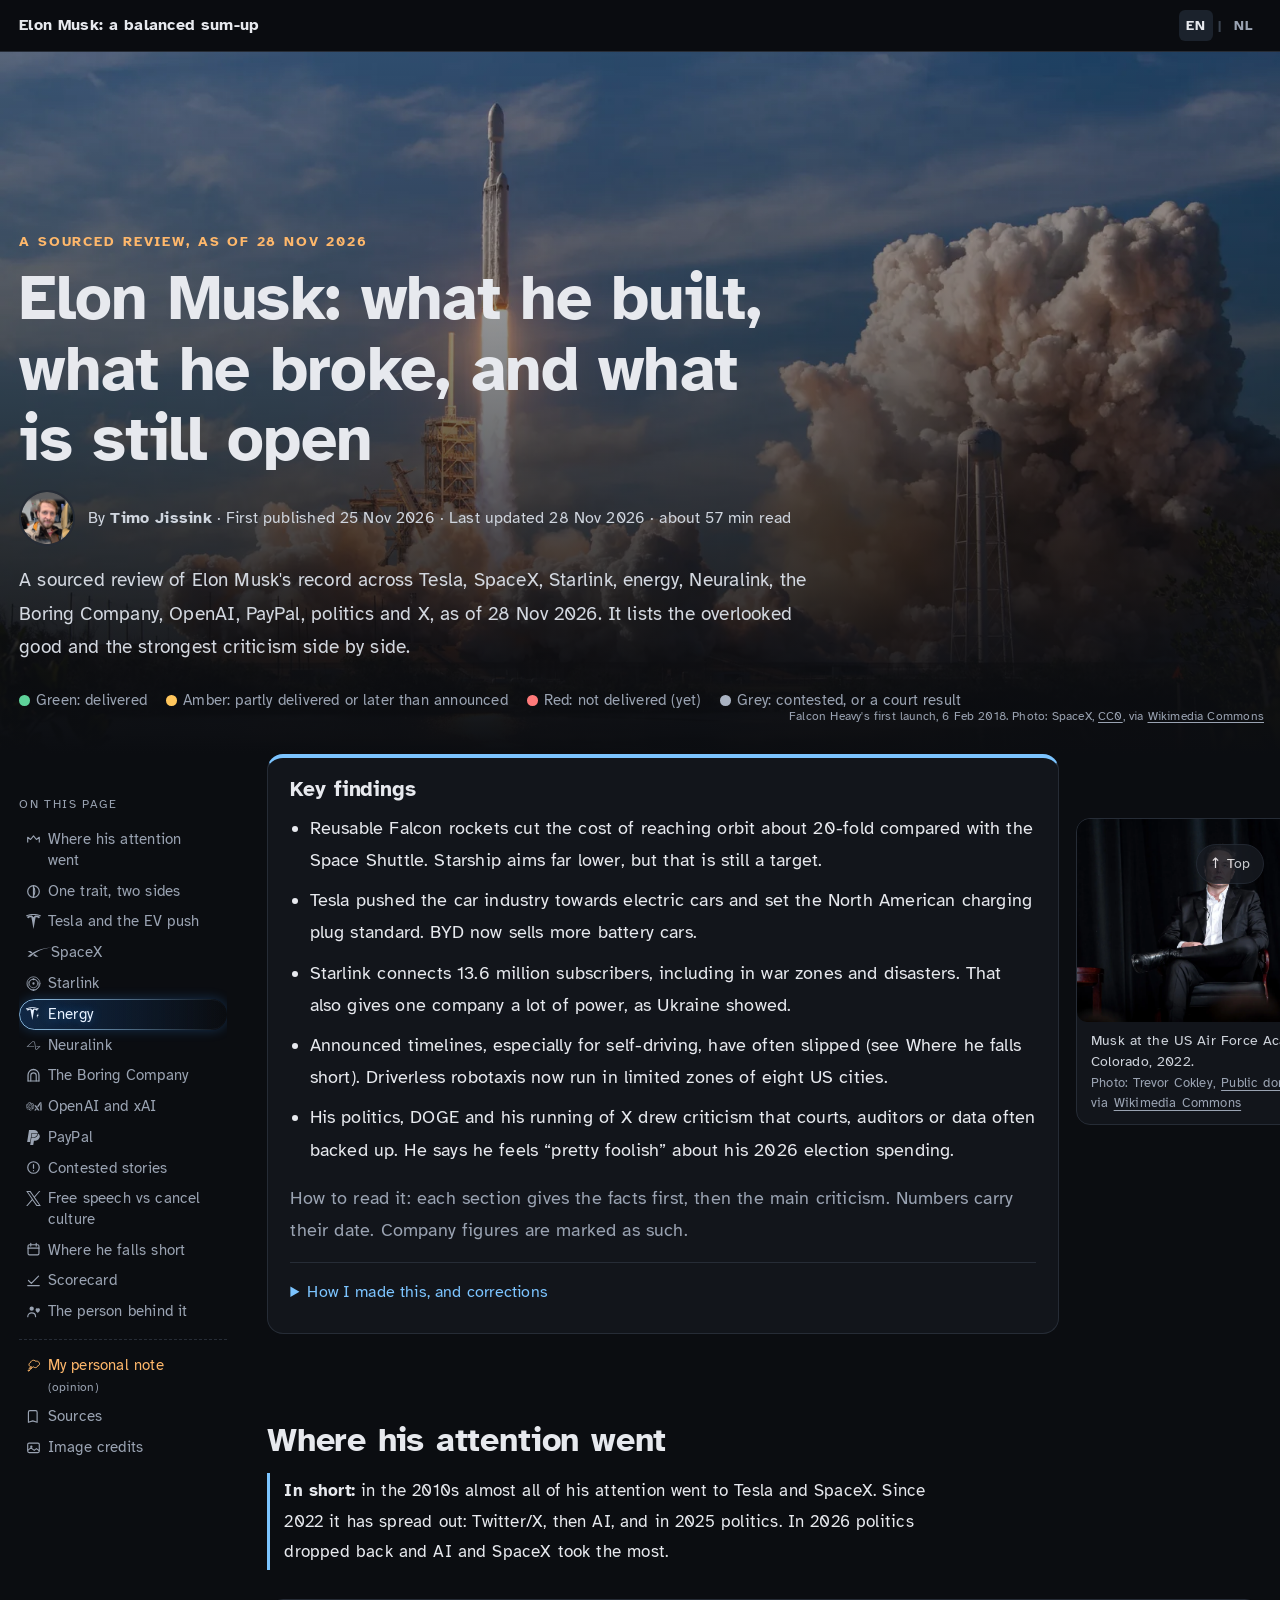
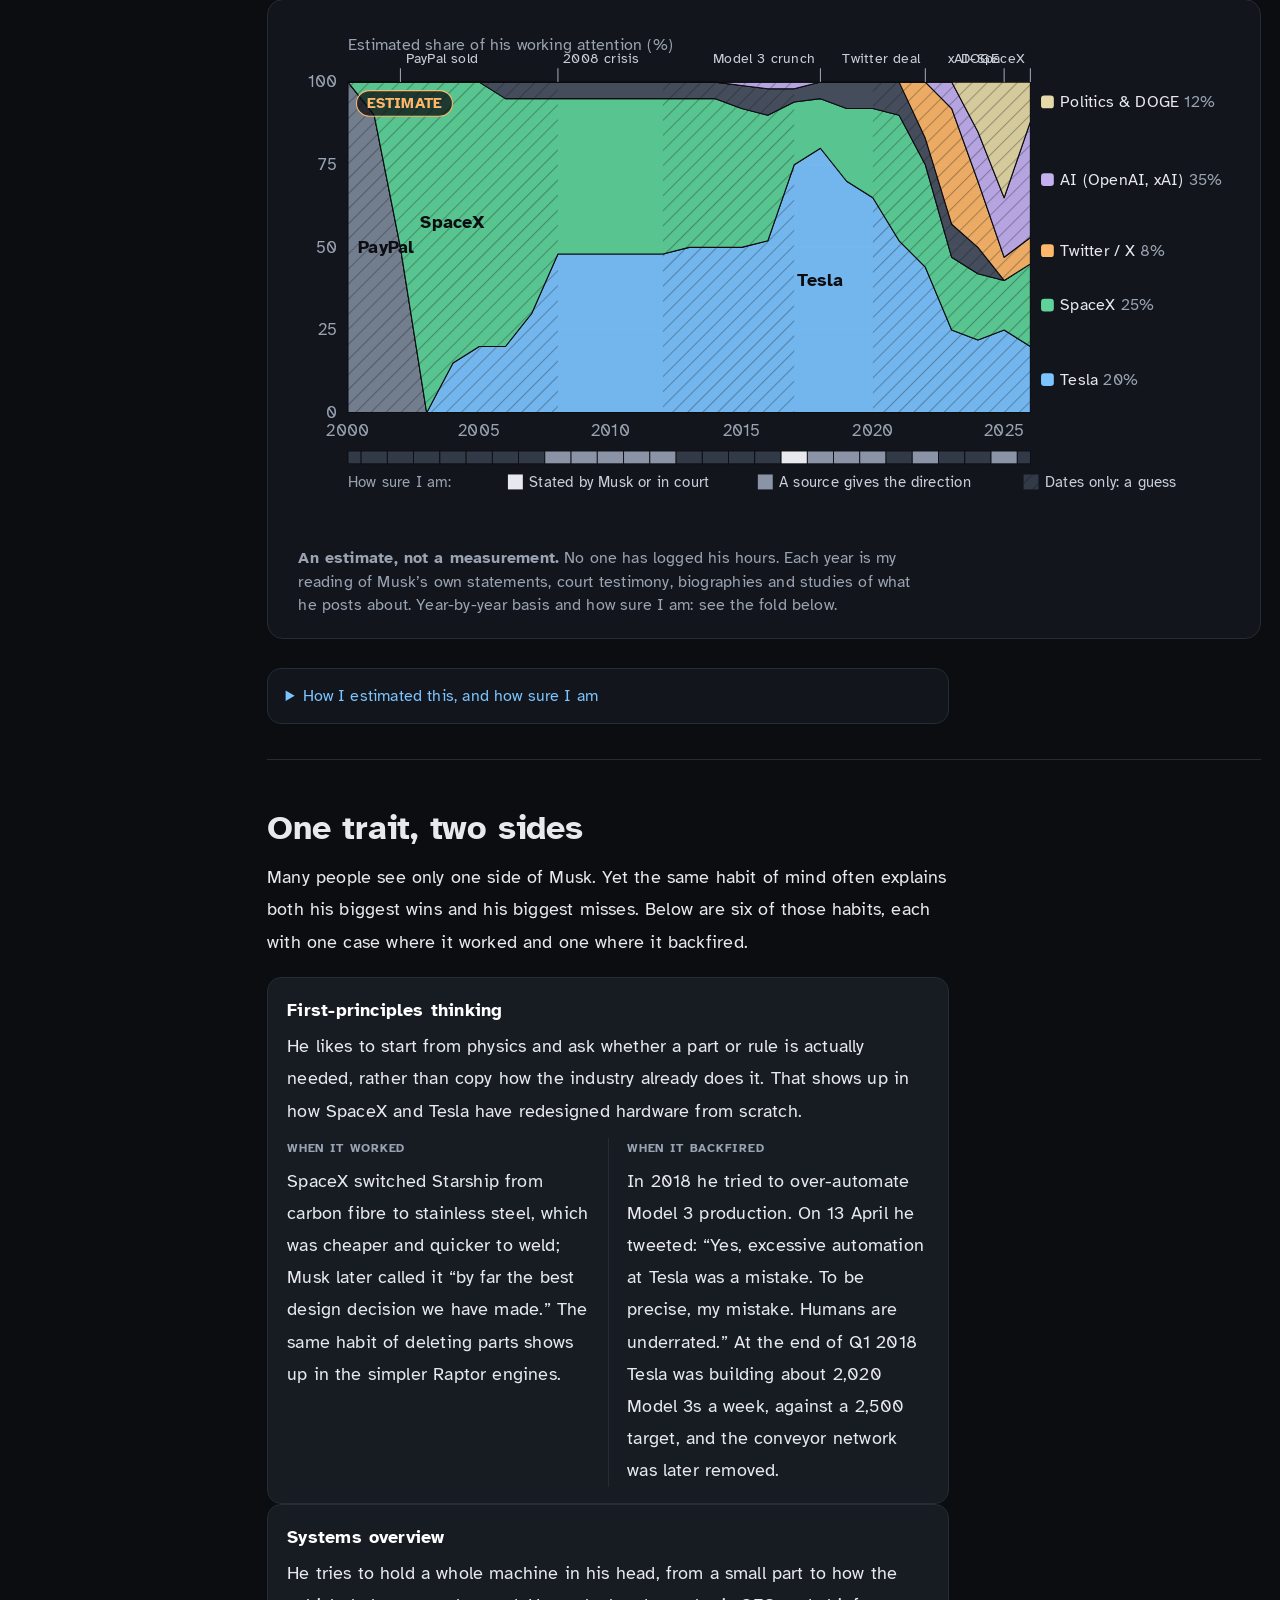
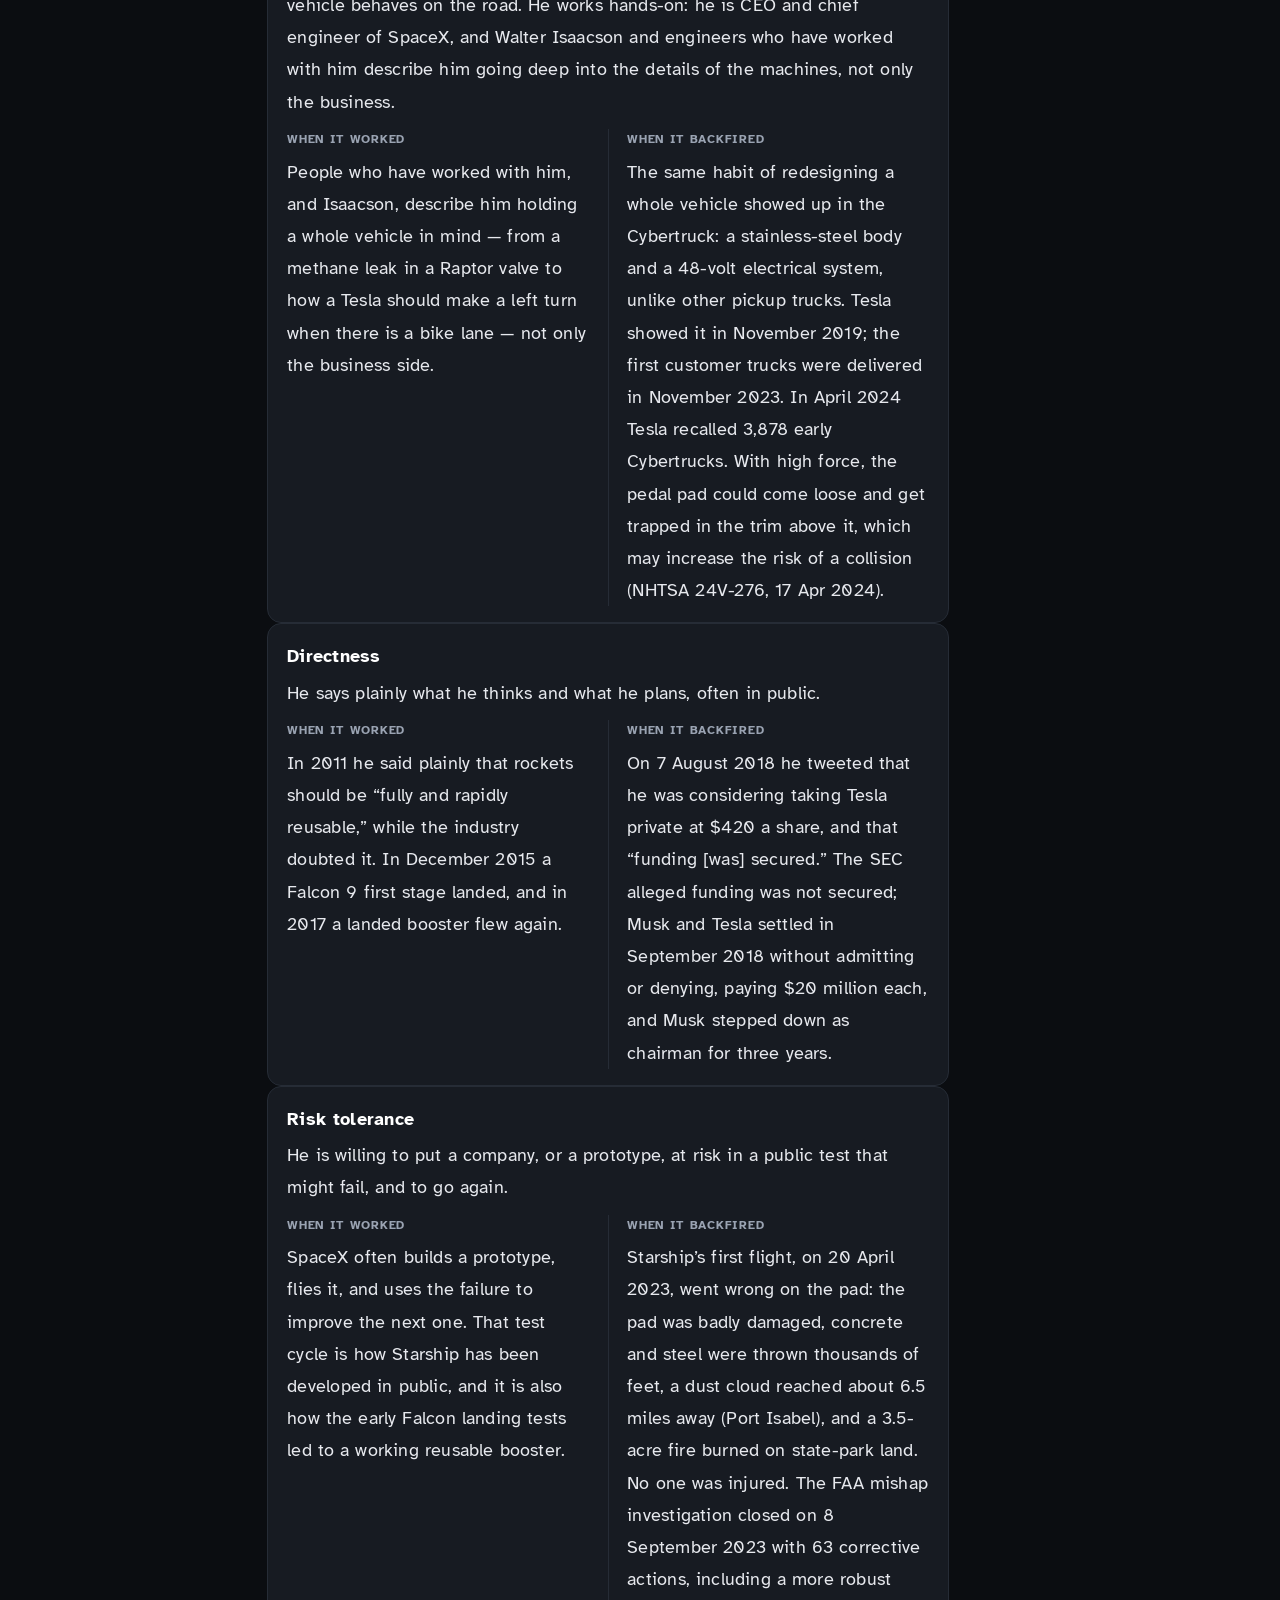
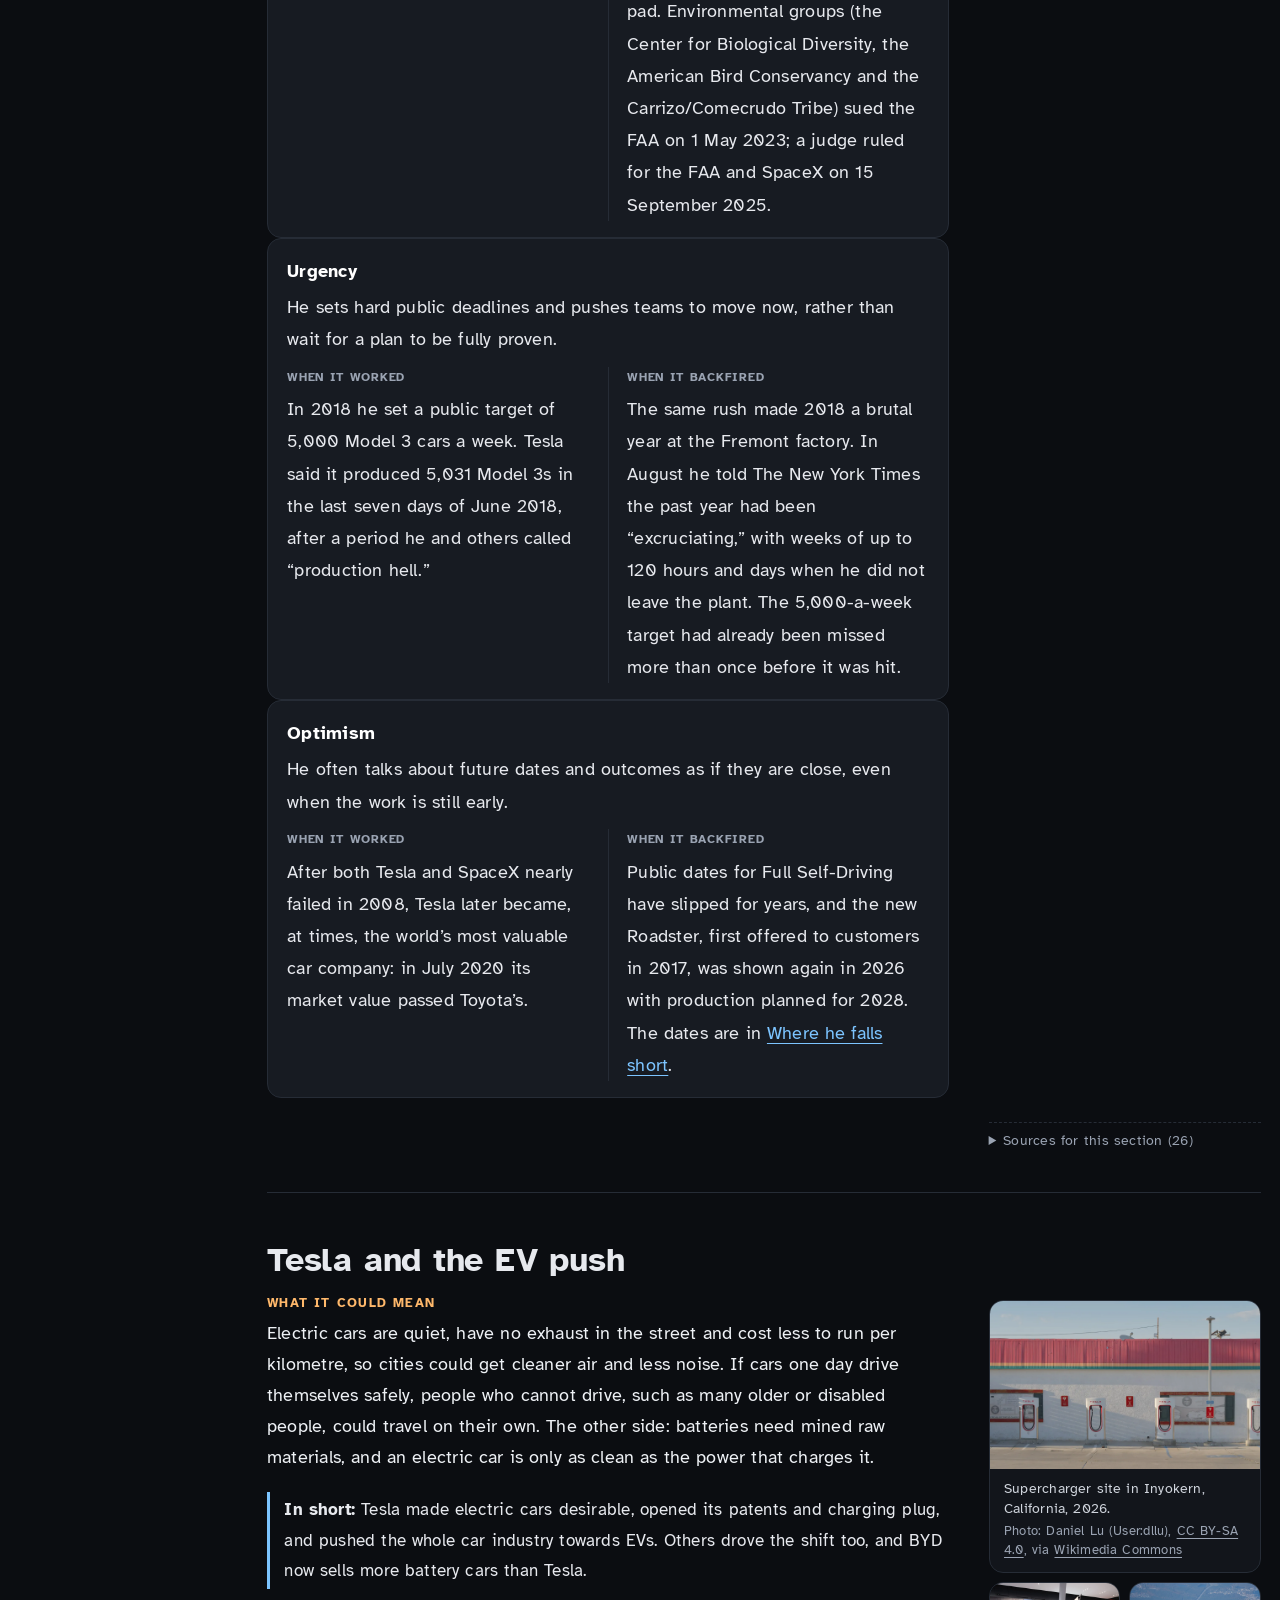
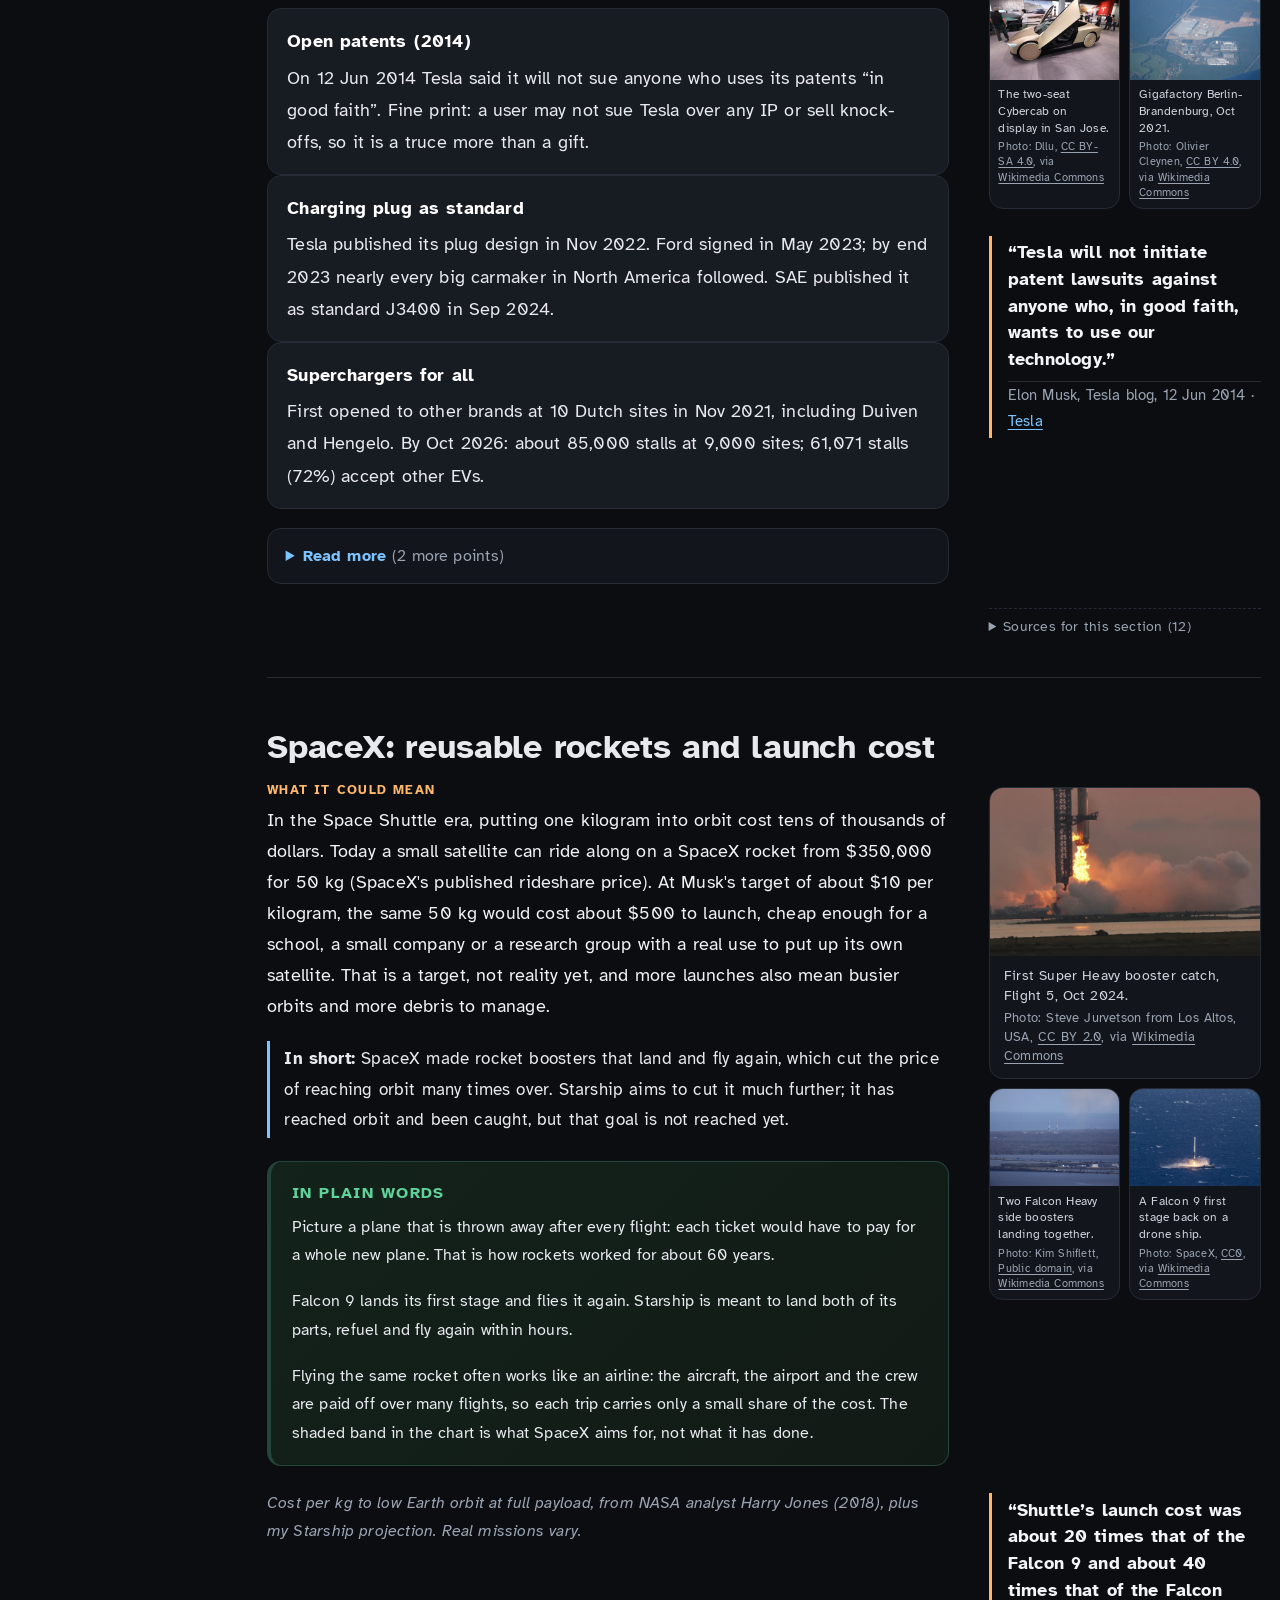
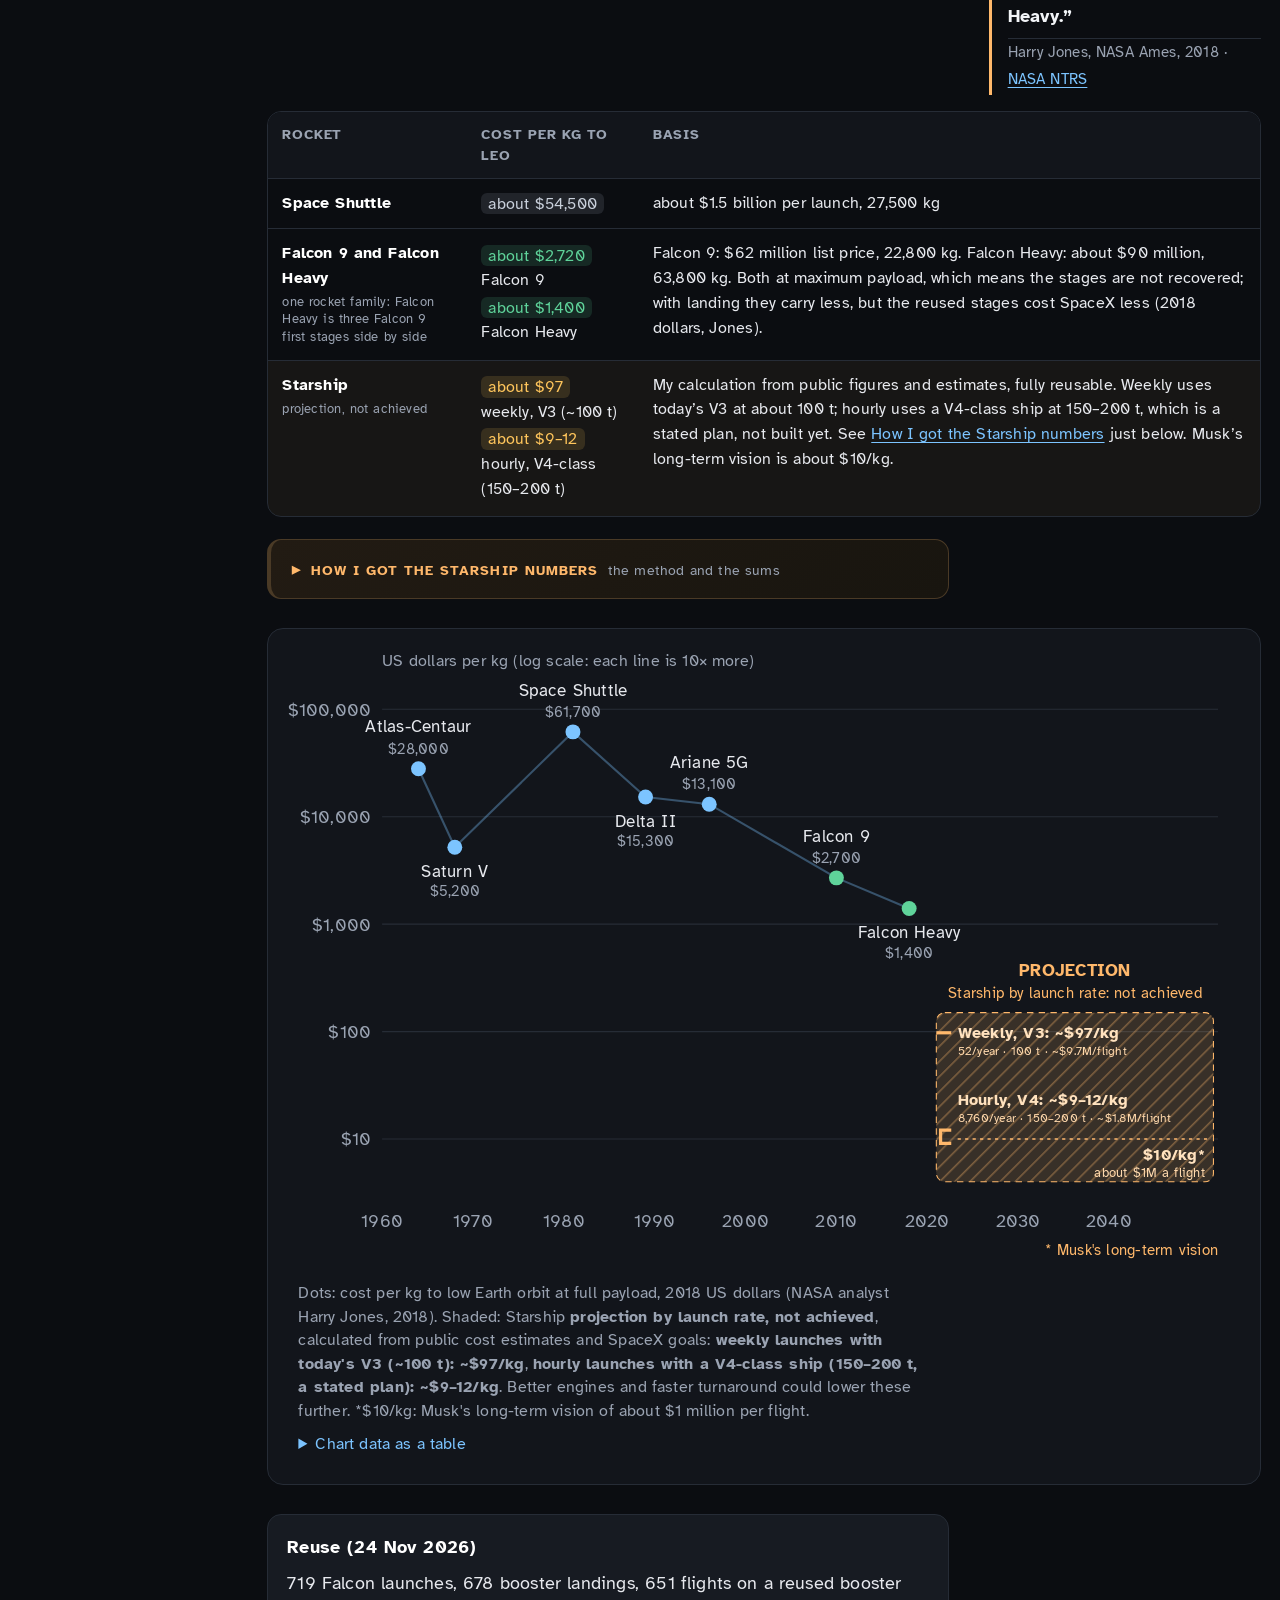
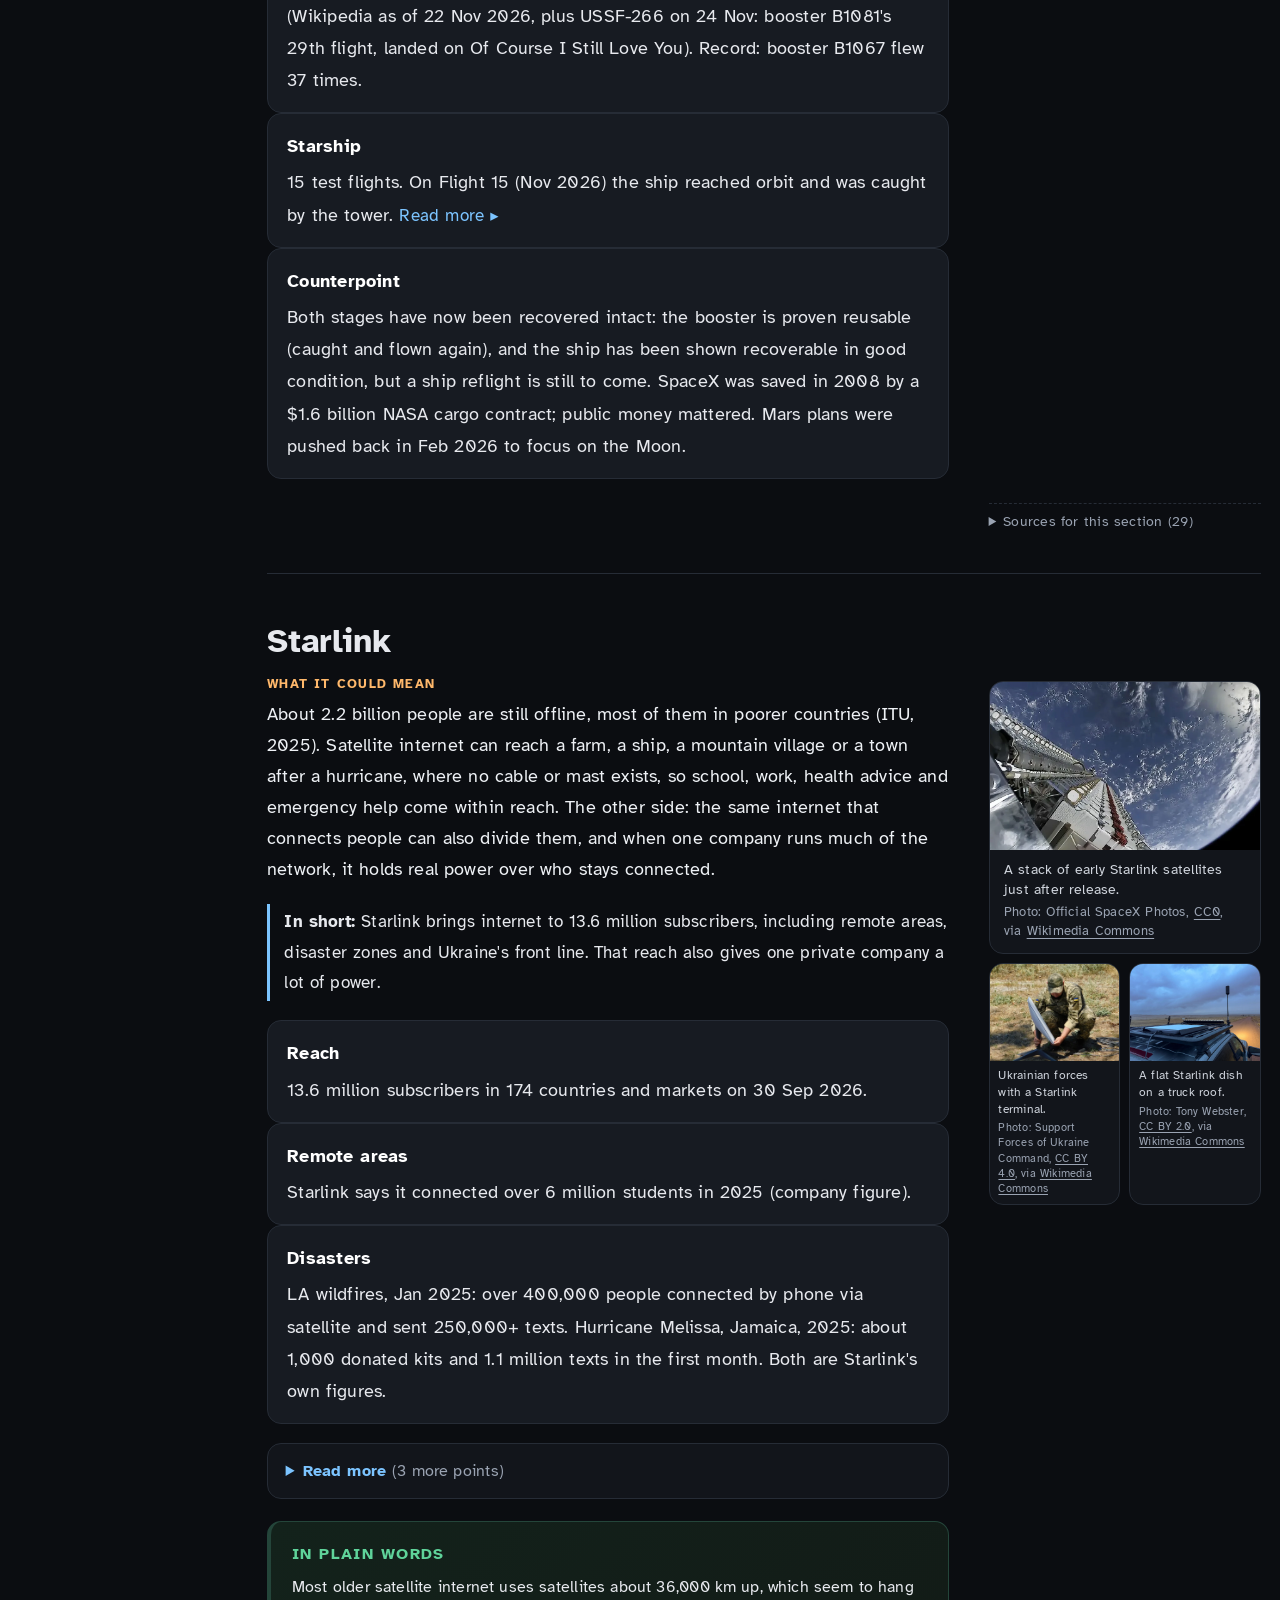
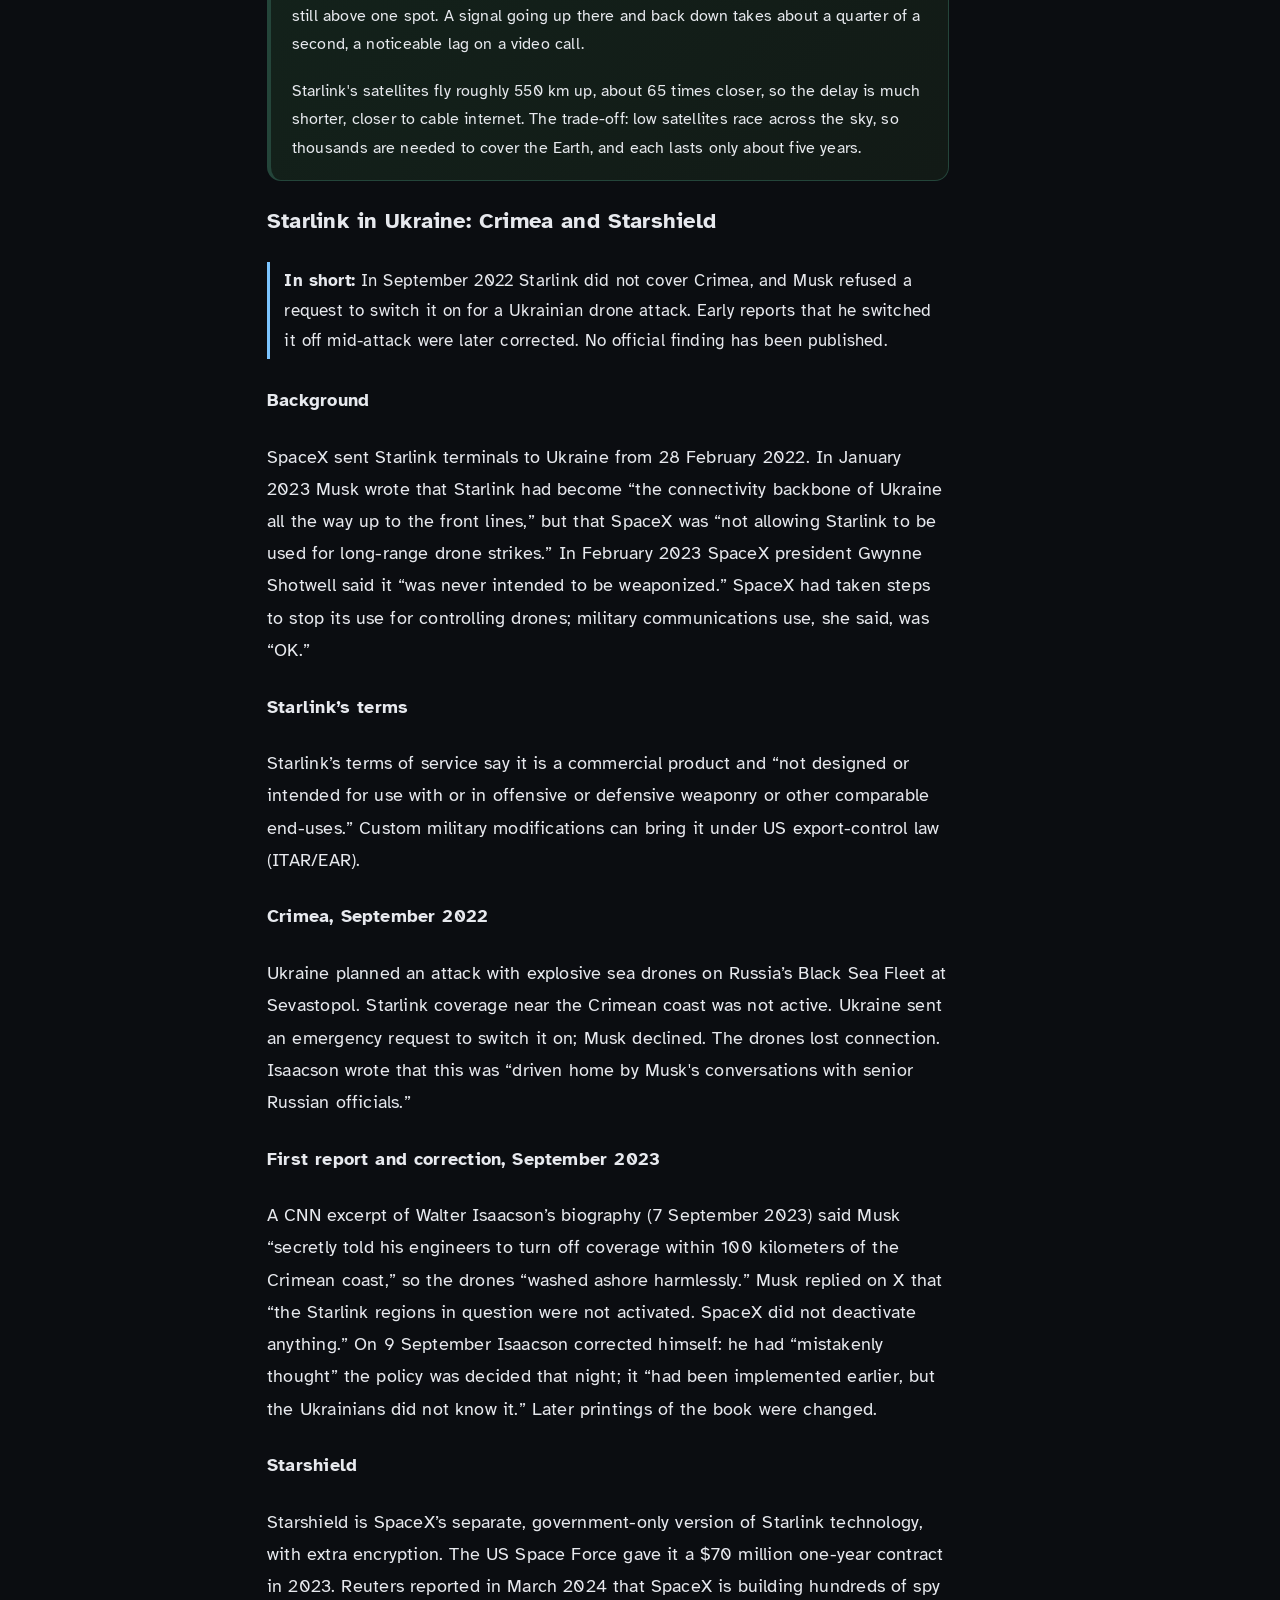
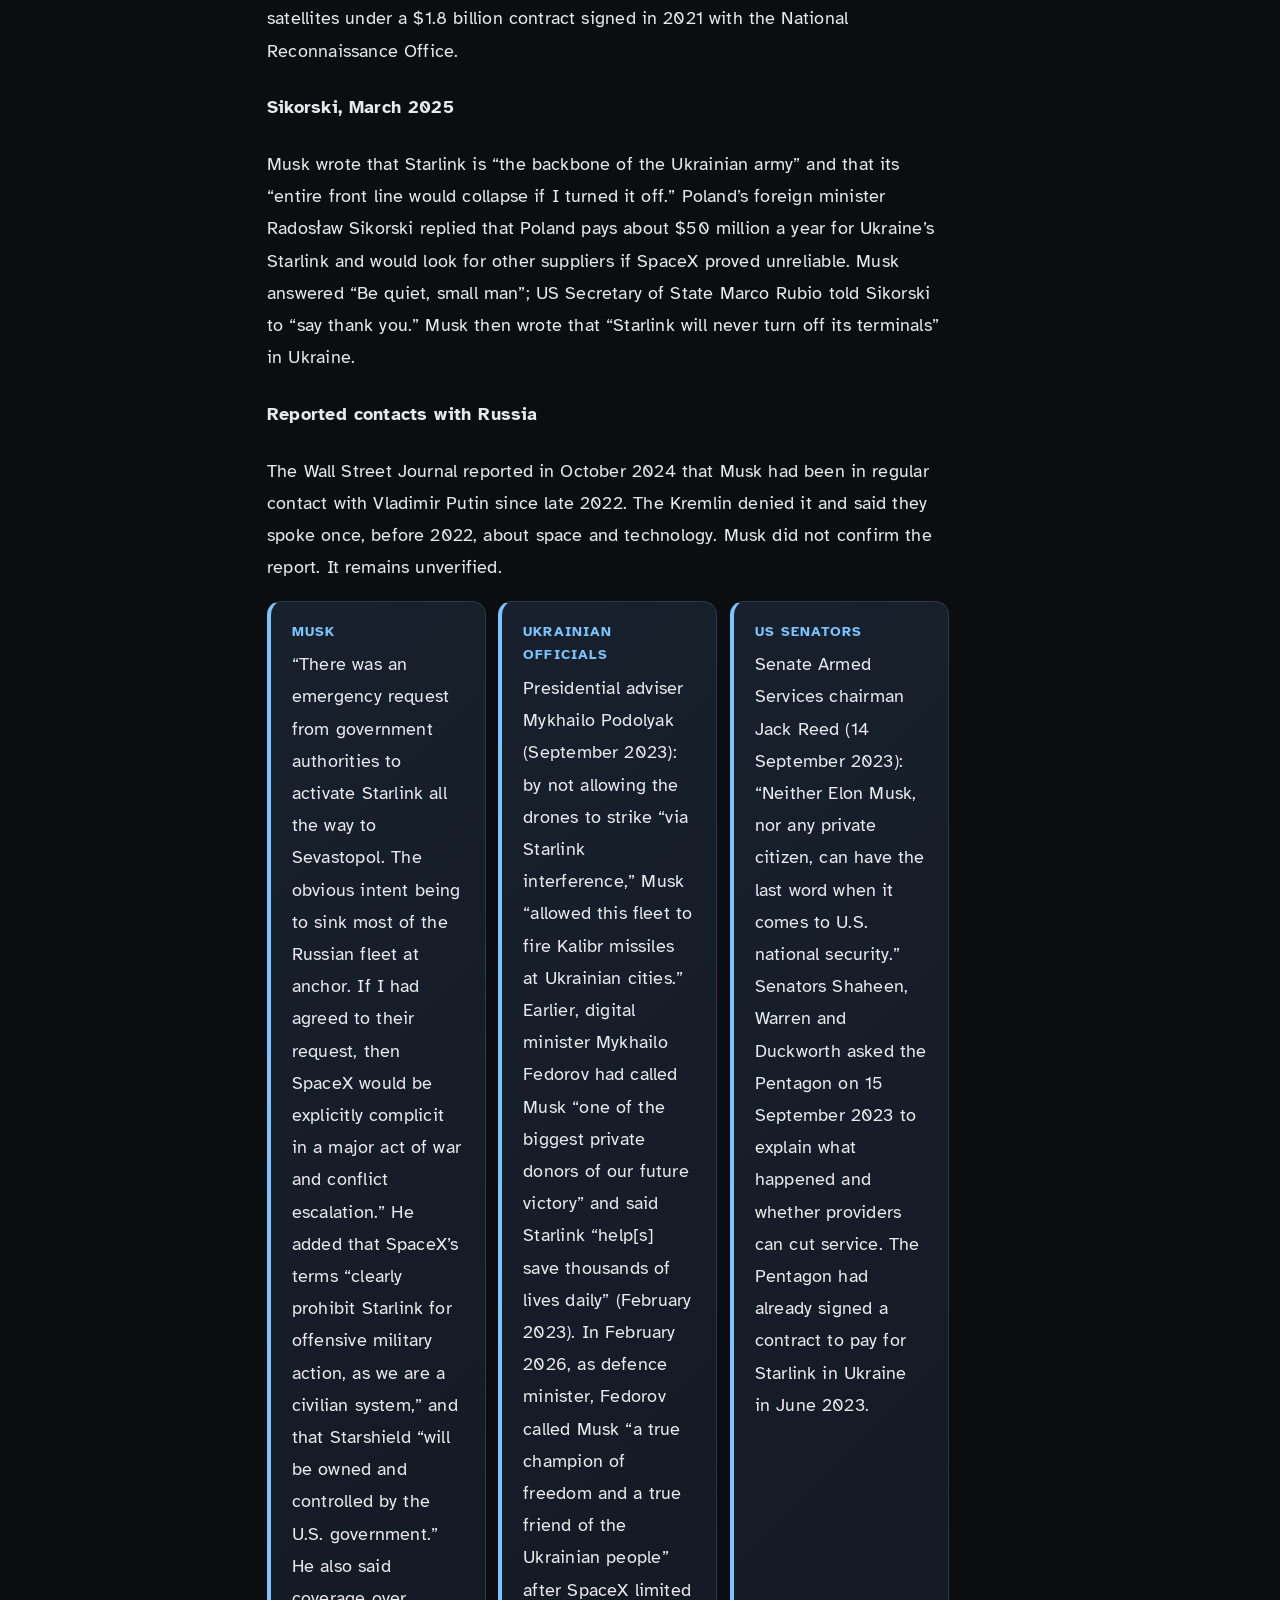
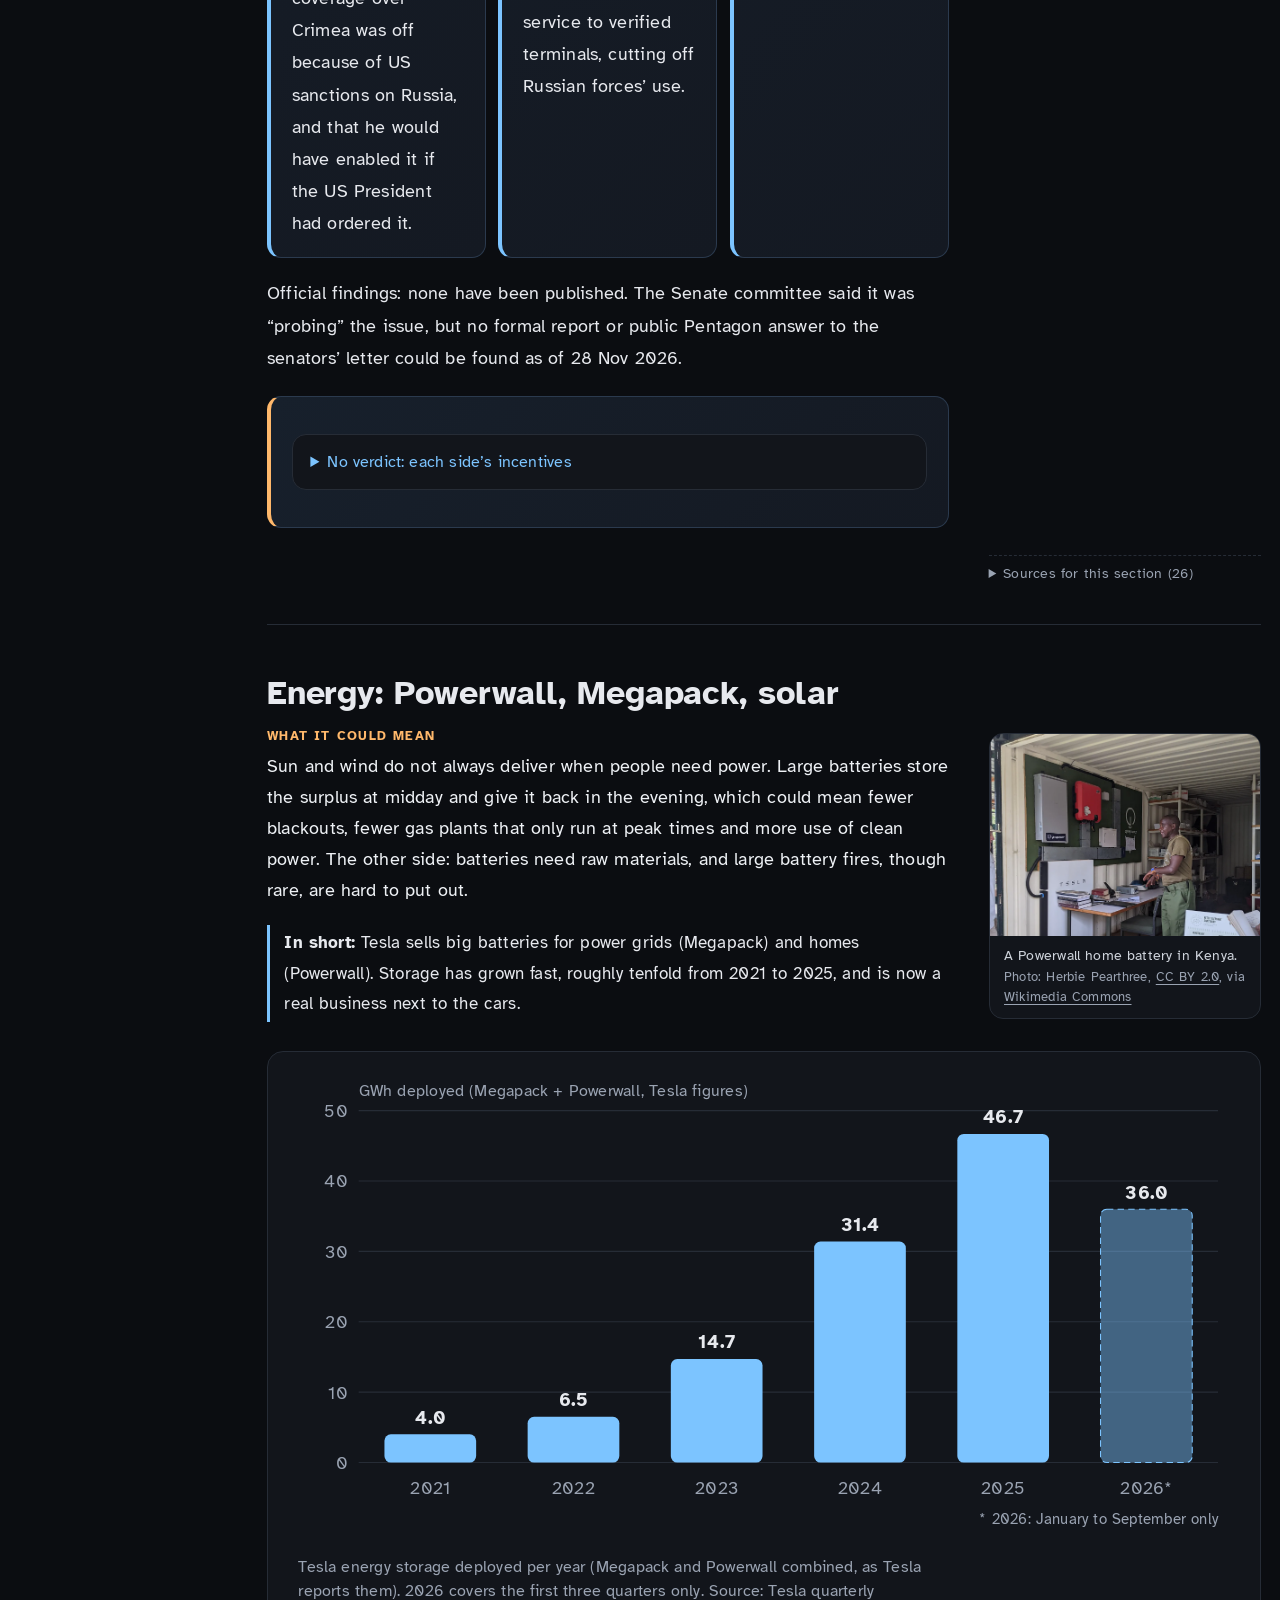
<file: index.html>
<!doctype html>
<html lang="en">
<head>
<meta charset="utf-8">
<meta name="viewport" content="width=device-width,initial-scale=1">
<title>Elon Musk: what he built, what he broke, what is still open</title>
<meta name="description" content="Elon Musk facts with sources: Tesla, SpaceX, Starlink, Neuralink, X, DOGE and politics. What he achieved, what he promised and missed, and the main criticism, side by side. Updated Nov 2026.">
<meta name="author" content="Timo Jissink">
<meta name="theme-color" content="#0b0d11">
<link rel="canonical" href="https://timo-jissink.github.io/elon-musk/">
<link rel="alternate" hreflang="en" href="https://timo-jissink.github.io/elon-musk/">
<link rel="alternate" hreflang="nl" href="https://timo-jissink.github.io/elon-musk/nl/">
<link rel="alternate" hreflang="x-default" href="https://timo-jissink.github.io/elon-musk/">
<meta property="og:type" content="article">
<meta property="og:locale" content="en_GB">
<meta property="og:locale:alternate" content="nl_NL">
<meta property="og:site_name" content="Elon Musk: a balanced sum-up">
<meta property="og:title" content="Elon Musk: what he built, what he broke, and what is still open">
<meta property="og:description" content="Elon Musk facts with sources: Tesla, SpaceX, Starlink, Neuralink, X, DOGE and politics. What he achieved, what he promised and missed, and the main criticism, side by side. Updated Nov 2026.">
<meta property="og:image" content="https://timo-jissink.github.io/elon-musk/img/share.jpg">
<meta property="og:image:width" content="1200">
<meta property="og:image:height" content="630">
<meta property="og:image:alt" content="Title card: Elon Musk: what he built, what he broke, and what is still open, over a photo of a Falcon Heavy launch">
<meta property="og:url" content="https://timo-jissink.github.io/elon-musk/">
<meta name="twitter:card" content="summary_large_image">
<meta name="twitter:title" content="Elon Musk: what he built, what he broke, and what is still open">
<meta name="twitter:description" content="Elon Musk facts with sources: Tesla, SpaceX, Starlink, Neuralink, X, DOGE and politics. What he achieved, what he promised and missed, and the main criticism, side by side. Updated Nov 2026.">
<meta name="twitter:image" content="https://timo-jissink.github.io/elon-musk/img/share.jpg">
<meta name="twitter:image:alt" content="Title card: Elon Musk: what he built, what he broke, and what is still open, over a photo of a Falcon Heavy launch">
<link rel="preload" href="fonts/atkinson-hyperlegible-latin-400-normal.woff2" as="font" type="font/woff2" crossorigin>
<link rel="preload" href="img/hero.webp" as="image">
<link rel="stylesheet" href="style.css">
<link rel="stylesheet" href="scroll-knob.css">
<script type="application/ld+json">{"@context":"https://schema.org","@type":"Article","headline":"Elon Musk: what he built, what he broke, and what is still open","description":"Elon Musk facts with sources: Tesla, SpaceX, Starlink, Neuralink, X, DOGE and politics. What he achieved, what he promised and missed, and the main criticism, side by side. Updated Nov 2026.","author":{"@type":"Person","name":"Timo Jissink"},"dateModified":"2026-11-28","image":"https://timo-jissink.github.io/elon-musk/img/share.jpg","inLanguage":"en"}</script>
</head>
<body>
<a class="skip" href="#content">Skip to content</a>
<header class="topbar">
  <div class="topbar-in">
    <a class="brand" href="#top">Elon Musk: a balanced sum-up</a>
    <nav class="langswitch" aria-label="Language"><span aria-current="page" lang="en">EN</span><span class="sep" aria-hidden="true">|</span><a href="nl/" hreflang="nl" lang="nl" title="Lees deze pagina in het Nederlands" data-lang-switch>NL</a></nav>
    <details class="navmenu">
      <summary>Sections</summary>
      <ol>
        <li><a href="#attention">Where his attention went</a></li>
        <li><a href="#one-trait-two-sides">One trait, two sides</a></li>
        <li><a href="#tesla-and-the-ev-push">Tesla and the EV push</a></li>
        <li><a href="#spacex">SpaceX</a></li>
        <li><a href="#starlink">Starlink</a></li>
        <li><a href="#energy">Energy</a></li>
        <li><a href="#neuralink">Neuralink</a></li>
        <li><a href="#the-boring-company">The Boring Company</a></li>
        <li><a href="#openai-and-xai">OpenAI and xAI</a></li>
        <li><a href="#paypal">PayPal</a></li>
        <li><a href="#contested-stories">Contested stories</a></li>
        <li><a href="#free-speech-vs-cancel-culture">Free speech vs cancel culture</a></li>
        <li><a href="#where-he-falls-short">Where he falls short</a></li>
        <li><a href="#scorecard">Scorecard</a></li>
        <li><a href="#the-human-side">The person behind it</a></li>
        <li class="nav-personal"><a href="#personal-note">My personal note <small>(opinion)</small></a></li>
        <li><a href="#sources">Sources</a></li>
        <li><a href="#image-credits">Image credits</a></li>
      </ol>
    </details>
  </div>
</header>
<div class="hero" id="top">
  <img src="img/hero.webp" width="1600" height="1067" alt="Falcon Heavy lifting off on its first flight" fetchpriority="high">
  <div class="hero-in">
    <p class="kicker">A sourced review, as of 28 Nov 2026</p>
    <h1>Elon Musk: what he built, what he broke, and what is still open</h1>
    <div class="byline">
      <img class="headshot" src="img/timo-headshot.webp" width="56" height="56" alt="Photo of Timo Jissink">
      <p>By <strong>Timo Jissink</strong> · First published 25 Nov 2026 · Last updated <time datetime="2026-11-28">28 Nov 2026</time> · about 57 min read</p>
    </div>
    <p class="lede">A sourced review of Elon Musk's record across Tesla, SpaceX, Starlink, energy, Neuralink, the Boring Company, OpenAI, PayPal, politics and X, as of 28 Nov 2026. It lists the overlooked good and the strongest criticism side by side.</p>
    <ul class="legend" aria-label="Status key">
      <li><span class="dot" style="background:var(--ok)"></span>Green: delivered</li>
      <li><span class="dot" style="background:var(--warn)"></span>Amber: partly delivered or later than announced</li>
      <li><span class="dot" style="background:var(--bad)"></span>Red: not delivered (yet)</li>
      <li><span class="dot" style="background:var(--neutral)"></span>Grey: contested, or a court result</li>
    </ul>
  </div>
  <p class="hero-credit">Falcon Heavy's first launch, 6 Feb 2018. Photo: SpaceX, <a href="http://creativecommons.org/publicdomain/zero/1.0/deed.en" rel="noopener license">CC0</a>, via <a href="https://commons.wikimedia.org/wiki/File:Falcon_Heavy_Demo_Mission_(40126461851).jpg" rel="noopener">Wikimedia Commons</a></p>
</div>
<div class="layout">
  <nav class="sidenav" aria-label="Sections">
    <p>On this page</p>
    <ol>
        <li><a href="#attention">Where his attention went</a></li>
        <li><a href="#one-trait-two-sides">One trait, two sides</a></li>
        <li><a href="#tesla-and-the-ev-push">Tesla and the EV push</a></li>
        <li><a href="#spacex">SpaceX</a></li>
        <li><a href="#starlink">Starlink</a></li>
        <li><a href="#energy">Energy</a></li>
        <li><a href="#neuralink">Neuralink</a></li>
        <li><a href="#the-boring-company">The Boring Company</a></li>
        <li><a href="#openai-and-xai">OpenAI and xAI</a></li>
        <li><a href="#paypal">PayPal</a></li>
        <li><a href="#contested-stories">Contested stories</a></li>
        <li><a href="#free-speech-vs-cancel-culture">Free speech vs cancel culture</a></li>
        <li><a href="#where-he-falls-short">Where he falls short</a></li>
        <li><a href="#scorecard">Scorecard</a></li>
        <li><a href="#the-human-side">The person behind it</a></li>
        <li class="nav-personal"><a href="#personal-note">My personal note <small>(opinion)</small></a></li>
        <li><a href="#sources">Sources</a></li>
        <li><a href="#image-credits">Image credits</a></li>
    </ol>
  </nav>
  <main id="content">
<section class="keyfindings" aria-labelledby="kf-title">
  <span id="summary"></span>
  <h2 id="kf-title">Key findings</h2>
  <div class="figs single kf-photo"><figure>
      <img src="img/musk-portrait.webp" style="object-position:50% 30%" width="1600" height="1065" alt="Elon Musk speaking at a US Air Force Academy event" fetchpriority="high" decoding="async">
      <figcaption>Musk at the US Air Force Academy, Colorado, 2022.<span class="credit">Photo: Trevor Cokley, <a href="https://commons.wikimedia.org/wiki/File:Elon_Musk_Colorado_2022.jpg" rel="noopener license">Public domain</a>, via <a href="https://commons.wikimedia.org/wiki/File:Elon_Musk_Colorado_2022.jpg" rel="noopener">Wikimedia Commons</a></span></figcaption>
    </figure></div>
  <ul>
    <li>Reusable Falcon rockets cut the cost of reaching orbit about 20-fold compared with the Space Shuttle. Starship aims far lower, but that is still a target.</li>
    <li>Tesla pushed the car industry towards electric cars and set the North American charging plug standard. BYD now sells more battery cars.</li>
    <li>Starlink connects 13.6 million subscribers, including in war zones and disasters. That also gives one company a lot of power, as Ukraine showed.</li>
    <li>Announced timelines, especially for self-driving, have often slipped (see Where he falls short). Driverless robotaxis now run in limited zones of eight US cities.</li>
    <li>His politics, DOGE and his running of X drew criticism that courts, auditors or data often backed up. He says he feels “pretty foolish” about his 2026 election spending.</li>
  </ul>
  <p class="howto">How to read it: each section gives the facts first, then the main criticism. Numbers carry their date. Company figures are marked as such.</p>
  <details class="howmade"><summary>How I made this, and corrections</summary><p>I built this page from public sources, linked under every section. I own Tesla shares, and I follow his companies closely. I researched it with help from an AI assistant and checked the facts against those sources. Company figures are labelled as such, and my own opinion is only in the personal note near the end. Spotted a mistake or a newer number? Corrections are welcome.</p></details>
</section>
<!-- Section: Where his attention went. Edit the text below; keep the <section id> stable (links and images use it). -->
<section id="attention">
  <h2>Where his attention went</h2>
  
  <p class="inshort"><strong>In short:</strong> in the 2010s almost all of his attention went to Tesla and SpaceX. Since 2022 it has spread out: Twitter/X, then AI, and in 2025 politics. In 2026 politics dropped back and AI and SpaceX took the most.</p>
  <figure class="chart-fig">
  <div class="chart-scroll fit"><svg class="chart chart-d" viewBox="0 0 900 480" role="img" aria-labelledby="att-title-d att-desc-d" font-family="Atkinson Hyperlegible, system-ui, sans-serif"><title id="att-title-d">Estimate: how Elon Musk split his working attention, 2000 to 2026</title><desc id="att-desc-d">Stacked area chart, an estimate and not a measurement. Early years are mostly PayPal then SpaceX. From 2008 to 2012 roughly half Tesla and half SpaceX. In 2017 Tesla about three quarters. In 2022 Twitter takes about 17 percent. In 2023 Twitter/X is the largest block at about 35 percent and xAI starts. In 2025 politics and DOGE are the largest block at about 35 percent. In 2026 politics drops back and AI and SpaceX take the most.</desc><defs><pattern id="atthatchd" width="10" height="10" patternUnits="userSpaceOnUse" patternTransform="rotate(45)"><line x1="0" y1="0" x2="0" y2="10" stroke="#0b0d11" stroke-opacity=".3" stroke-width="2"/></pattern></defs><line x1="60" x2="700" y1="372.0" y2="372.0" stroke="#262c36"/><text x="50" y="377.0" text-anchor="end" font-size="16.0" fill="#9aa3b2">0</text><line x1="60" x2="700" y1="294.5" y2="294.5" stroke="#262c36"/><text x="50" y="299.5" text-anchor="end" font-size="16.0" fill="#9aa3b2">25</text><line x1="60" x2="700" y1="217.0" y2="217.0" stroke="#262c36"/><text x="50" y="222.0" text-anchor="end" font-size="16.0" fill="#9aa3b2">50</text><line x1="60" x2="700" y1="139.5" y2="139.5" stroke="#262c36"/><text x="50" y="144.5" text-anchor="end" font-size="16.0" fill="#9aa3b2">75</text><line x1="60" x2="700" y1="62.0" y2="62.0" stroke="#262c36"/><text x="50" y="67.0" text-anchor="end" font-size="16.0" fill="#9aa3b2">100</text><text x="60" y="32" font-size="15.0" fill="#9aa3b2">Estimated share of his working attention (%)</text><polygon points="60.0,62.0 84.6,93.0 109.2,217.0 133.8,372.0 158.5,372.0 183.1,372.0 207.7,372.0 232.3,372.0 256.9,372.0 281.5,372.0 306.2,372.0 330.8,372.0 355.4,372.0 380.0,372.0 404.6,372.0 429.2,372.0 453.8,372.0 478.5,372.0 503.1,372.0 527.7,372.0 552.3,372.0 576.9,372.0 601.5,372.0 626.2,372.0 650.8,372.0 675.4,372.0 700.0,372.0 700.0,372.0 675.4,372.0 650.8,372.0 626.2,372.0 601.5,372.0 576.9,372.0 552.3,372.0 527.7,372.0 503.1,372.0 478.5,372.0 453.8,372.0 429.2,372.0 404.6,372.0 380.0,372.0 355.4,372.0 330.8,372.0 306.2,372.0 281.5,372.0 256.9,372.0 232.3,372.0 207.7,372.0 183.1,372.0 158.5,372.0 133.8,372.0 109.2,372.0 84.6,372.0 60.0,372.0" fill="#7b8698" fill-opacity=".92" stroke="#0b0d11" stroke-width="1" stroke-linejoin="round"/><polygon points="60.0,62.0 84.6,93.0 109.2,217.0 133.8,372.0 158.5,325.5 183.1,310.0 207.7,310.0 232.3,279.0 256.9,223.2 281.5,223.2 306.2,223.2 330.8,223.2 355.4,223.2 380.0,217.0 404.6,217.0 429.2,217.0 453.8,210.8 478.5,139.5 503.1,124.0 527.7,155.0 552.3,170.5 576.9,210.8 601.5,235.6 626.2,294.5 650.8,303.8 675.4,294.5 700.0,310.0 700.0,372.0 675.4,372.0 650.8,372.0 626.2,372.0 601.5,372.0 576.9,372.0 552.3,372.0 527.7,372.0 503.1,372.0 478.5,372.0 453.8,372.0 429.2,372.0 404.6,372.0 380.0,372.0 355.4,372.0 330.8,372.0 306.2,372.0 281.5,372.0 256.9,372.0 232.3,372.0 207.7,372.0 183.1,372.0 158.5,372.0 133.8,372.0 109.2,217.0 84.6,93.0 60.0,62.0" fill="#7cc4ff" fill-opacity=".92" stroke="#0b0d11" stroke-width="1" stroke-linejoin="round"/><polygon points="60.0,62.0 84.6,62.0 109.2,62.0 133.8,62.0 158.5,62.0 183.1,62.0 207.7,77.5 232.3,77.5 256.9,77.5 281.5,77.5 306.2,77.5 330.8,77.5 355.4,77.5 380.0,77.5 404.6,77.5 429.2,86.8 453.8,93.0 478.5,80.6 503.1,77.5 527.7,86.8 552.3,86.8 576.9,93.0 601.5,139.5 626.2,226.3 650.8,241.8 675.4,248.0 700.0,232.5 700.0,310.0 675.4,294.5 650.8,303.8 626.2,294.5 601.5,235.6 576.9,210.8 552.3,170.5 527.7,155.0 503.1,124.0 478.5,139.5 453.8,210.8 429.2,217.0 404.6,217.0 380.0,217.0 355.4,223.2 330.8,223.2 306.2,223.2 281.5,223.2 256.9,223.2 232.3,279.0 207.7,310.0 183.1,310.0 158.5,325.5 133.8,372.0 109.2,217.0 84.6,93.0 60.0,62.0" fill="#5fd39a" fill-opacity=".92" stroke="#0b0d11" stroke-width="1" stroke-linejoin="round"/><polygon points="60.0,62.0 84.6,62.0 109.2,62.0 133.8,62.0 158.5,62.0 183.1,62.0 207.7,62.0 232.3,62.0 256.9,62.0 281.5,62.0 306.2,62.0 330.8,62.0 355.4,62.0 380.0,62.0 404.6,62.0 429.2,65.1 453.8,68.2 478.5,68.2 503.1,62.0 527.7,62.0 552.3,62.0 576.9,62.0 601.5,114.7 626.2,195.3 650.8,217.0 675.4,248.0 700.0,232.5 700.0,232.5 675.4,248.0 650.8,241.8 626.2,226.3 601.5,139.5 576.9,93.0 552.3,86.8 527.7,86.8 503.1,77.5 478.5,80.6 453.8,93.0 429.2,86.8 404.6,77.5 380.0,77.5 355.4,77.5 330.8,77.5 306.2,77.5 281.5,77.5 256.9,77.5 232.3,77.5 207.7,77.5 183.1,62.0 158.5,62.0 133.8,62.0 109.2,62.0 84.6,62.0 60.0,62.0" fill="#4a5262" fill-opacity=".92" stroke="#0b0d11" stroke-width="1" stroke-linejoin="round"/><polygon points="60.0,62.0 84.6,62.0 109.2,62.0 133.8,62.0 158.5,62.0 183.1,62.0 207.7,62.0 232.3,62.0 256.9,62.0 281.5,62.0 306.2,62.0 330.8,62.0 355.4,62.0 380.0,62.0 404.6,62.0 429.2,65.1 453.8,68.2 478.5,68.2 503.1,62.0 527.7,62.0 552.3,62.0 576.9,62.0 601.5,62.0 626.2,86.8 650.8,155.0 675.4,226.3 700.0,207.7 700.0,232.5 675.4,248.0 650.8,217.0 626.2,195.3 601.5,114.7 576.9,62.0 552.3,62.0 527.7,62.0 503.1,62.0 478.5,68.2 453.8,68.2 429.2,65.1 404.6,62.0 380.0,62.0 355.4,62.0 330.8,62.0 306.2,62.0 281.5,62.0 256.9,62.0 232.3,62.0 207.7,62.0 183.1,62.0 158.5,62.0 133.8,62.0 109.2,62.0 84.6,62.0 60.0,62.0" fill="#ffb86b" fill-opacity=".92" stroke="#0b0d11" stroke-width="1" stroke-linejoin="round"/><polygon points="60.0,62.0 84.6,62.0 109.2,62.0 133.8,62.0 158.5,62.0 183.1,62.0 207.7,62.0 232.3,62.0 256.9,62.0 281.5,62.0 306.2,62.0 330.8,62.0 355.4,62.0 380.0,62.0 404.6,62.0 429.2,62.0 453.8,62.0 478.5,62.0 503.1,62.0 527.7,62.0 552.3,62.0 576.9,62.0 601.5,62.0 626.2,62.0 650.8,108.5 675.4,170.5 700.0,99.2 700.0,207.7 675.4,226.3 650.8,155.0 626.2,86.8 601.5,62.0 576.9,62.0 552.3,62.0 527.7,62.0 503.1,62.0 478.5,68.2 453.8,68.2 429.2,65.1 404.6,62.0 380.0,62.0 355.4,62.0 330.8,62.0 306.2,62.0 281.5,62.0 256.9,62.0 232.3,62.0 207.7,62.0 183.1,62.0 158.5,62.0 133.8,62.0 109.2,62.0 84.6,62.0 60.0,62.0" fill="#c4b0f0" fill-opacity=".92" stroke="#0b0d11" stroke-width="1" stroke-linejoin="round"/><polygon points="60.0,62.0 84.6,62.0 109.2,62.0 133.8,62.0 158.5,62.0 183.1,62.0 207.7,62.0 232.3,62.0 256.9,62.0 281.5,62.0 306.2,62.0 330.8,62.0 355.4,62.0 380.0,62.0 404.6,62.0 429.2,62.0 453.8,62.0 478.5,62.0 503.1,62.0 527.7,62.0 552.3,62.0 576.9,62.0 601.5,62.0 626.2,62.0 650.8,62.0 675.4,62.0 700.0,62.0 700.0,99.2 675.4,170.5 650.8,108.5 626.2,62.0 601.5,62.0 576.9,62.0 552.3,62.0 527.7,62.0 503.1,62.0 478.5,62.0 453.8,62.0 429.2,62.0 404.6,62.0 380.0,62.0 355.4,62.0 330.8,62.0 306.2,62.0 281.5,62.0 256.9,62.0 232.3,62.0 207.7,62.0 183.1,62.0 158.5,62.0 133.8,62.0 109.2,62.0 84.6,62.0 60.0,62.0" fill="#e6d9a8" fill-opacity=".92" stroke="#0b0d11" stroke-width="1" stroke-linejoin="round"/><rect x="60.0" y="62" width="196.9" height="310" fill="url(#atthatchd)" pointer-events="none"/><rect x="355.4" y="62" width="123.1" height="310" fill="url(#atthatchd)" pointer-events="none"/><rect x="552.3" y="62" width="147.7" height="310" fill="url(#atthatchd)" pointer-events="none"/><text x="96.0" y="222.0" text-anchor="middle" font-size="17.0" font-weight="700" fill="#0b0d11">PayPal</text><text x="158.5" y="198.8" text-anchor="middle" font-size="17.0" font-weight="700" fill="#0b0d11">SpaceX</text><text x="503.1" y="253.0" text-anchor="middle" font-size="17.0" font-weight="700" fill="#0b0d11">Tesla</text><rect x="710" y="335.0" width="12" height="12" rx="3" fill="#7cc4ff"/><text x="728" y="346.0" font-size="15.0" fill="#e7e9ee">Tesla <tspan fill="#9aa3b2">20%</tspan></text><rect x="710" y="265.2" width="12" height="12" rx="3" fill="#5fd39a"/><text x="728" y="276.2" font-size="15.0" fill="#e7e9ee">SpaceX <tspan fill="#9aa3b2">25%</tspan></text><rect x="710" y="214.1" width="12" height="12" rx="3" fill="#ffb86b"/><text x="728" y="225.1" font-size="15.0" fill="#e7e9ee">Twitter / X <tspan fill="#9aa3b2">8%</tspan></text><rect x="710" y="147.5" width="12" height="12" rx="3" fill="#c4b0f0"/><text x="728" y="158.5" font-size="15.0" fill="#e7e9ee">AI (OpenAI, xAI) <tspan fill="#9aa3b2">35%</tspan></text><rect x="710" y="74.6" width="12" height="12" rx="3" fill="#e6d9a8"/><text x="728" y="85.6" font-size="15.0" fill="#e7e9ee">Politics &amp; DOGE <tspan fill="#9aa3b2">12%</tspan></text><line x1="109.2" x2="109.2" y1="49" y2="62" stroke="#9aa3b2"/><text x="114.2" y="44" text-anchor="start" font-size="13.5" fill="#c9cfda">PayPal sold</text><line x1="256.9" x2="256.9" y1="49" y2="62" stroke="#9aa3b2"/><text x="261.9" y="44" text-anchor="start" font-size="13.5" fill="#c9cfda">2008 crisis</text><line x1="503.1" x2="503.1" y1="49" y2="62" stroke="#9aa3b2"/><text x="498.1" y="44" text-anchor="end" font-size="13.5" fill="#c9cfda">Model 3 crunch</text><line x1="601.5" x2="601.5" y1="49" y2="62" stroke="#9aa3b2"/><text x="596.5" y="44" text-anchor="end" font-size="13.5" fill="#c9cfda">Twitter deal</text><line x1="675.4" x2="675.4" y1="49" y2="62" stroke="#9aa3b2"/><text x="670.4" y="44" text-anchor="end" font-size="13.5" fill="#c9cfda">DOGE</text><line x1="700.0" x2="700.0" y1="49" y2="62" stroke="#9aa3b2"/><text x="695.0" y="44" text-anchor="end" font-size="13.5" fill="#c9cfda">xAI–SpaceX</text><text x="60.0" y="394" text-anchor="middle" font-size="16.0" fill="#9aa3b2">2000</text><text x="183.1" y="394" text-anchor="middle" font-size="16.0" fill="#9aa3b2">2005</text><text x="306.2" y="394" text-anchor="middle" font-size="16.0" fill="#9aa3b2">2010</text><text x="429.2" y="394" text-anchor="middle" font-size="16.0" fill="#9aa3b2">2015</text><text x="552.3" y="394" text-anchor="middle" font-size="16.0" fill="#9aa3b2">2020</text><text x="675.4" y="394" text-anchor="middle" font-size="16.0" fill="#9aa3b2">2025</text><rect x="60.0" y="408" width="12.3" height="12" fill="#323a48" stroke="#0b0d11" stroke-width=".8"/><rect x="72.3" y="408" width="24.6" height="12" fill="#323a48" stroke="#0b0d11" stroke-width=".8"/><rect x="96.9" y="408" width="24.6" height="12" fill="#323a48" stroke="#0b0d11" stroke-width=".8"/><rect x="121.5" y="408" width="24.6" height="12" fill="#323a48" stroke="#0b0d11" stroke-width=".8"/><rect x="146.2" y="408" width="24.6" height="12" fill="#323a48" stroke="#0b0d11" stroke-width=".8"/><rect x="170.8" y="408" width="24.6" height="12" fill="#323a48" stroke="#0b0d11" stroke-width=".8"/><rect x="195.4" y="408" width="24.6" height="12" fill="#323a48" stroke="#0b0d11" stroke-width=".8"/><rect x="220.0" y="408" width="24.6" height="12" fill="#323a48" stroke="#0b0d11" stroke-width=".8"/><rect x="244.6" y="408" width="24.6" height="12" fill="#8a94a6" stroke="#0b0d11" stroke-width=".8"/><rect x="269.2" y="408" width="24.6" height="12" fill="#8a94a6" stroke="#0b0d11" stroke-width=".8"/><rect x="293.8" y="408" width="24.6" height="12" fill="#8a94a6" stroke="#0b0d11" stroke-width=".8"/><rect x="318.5" y="408" width="24.6" height="12" fill="#8a94a6" stroke="#0b0d11" stroke-width=".8"/><rect x="343.1" y="408" width="24.6" height="12" fill="#8a94a6" stroke="#0b0d11" stroke-width=".8"/><rect x="367.7" y="408" width="24.6" height="12" fill="#323a48" stroke="#0b0d11" stroke-width=".8"/><rect x="392.3" y="408" width="24.6" height="12" fill="#323a48" stroke="#0b0d11" stroke-width=".8"/><rect x="416.9" y="408" width="24.6" height="12" fill="#323a48" stroke="#0b0d11" stroke-width=".8"/><rect x="441.5" y="408" width="24.6" height="12" fill="#323a48" stroke="#0b0d11" stroke-width=".8"/><rect x="466.2" y="408" width="24.6" height="12" fill="#e7e9ee" stroke="#0b0d11" stroke-width=".8"/><rect x="490.8" y="408" width="24.6" height="12" fill="#8a94a6" stroke="#0b0d11" stroke-width=".8"/><rect x="515.4" y="408" width="24.6" height="12" fill="#8a94a6" stroke="#0b0d11" stroke-width=".8"/><rect x="540.0" y="408" width="24.6" height="12" fill="#8a94a6" stroke="#0b0d11" stroke-width=".8"/><rect x="564.6" y="408" width="24.6" height="12" fill="#323a48" stroke="#0b0d11" stroke-width=".8"/><rect x="589.2" y="408" width="24.6" height="12" fill="#8a94a6" stroke="#0b0d11" stroke-width=".8"/><rect x="613.8" y="408" width="24.6" height="12" fill="#323a48" stroke="#0b0d11" stroke-width=".8"/><rect x="638.5" y="408" width="24.6" height="12" fill="#323a48" stroke="#0b0d11" stroke-width=".8"/><rect x="663.1" y="408" width="24.6" height="12" fill="#8a94a6" stroke="#0b0d11" stroke-width=".8"/><rect x="687.7" y="408" width="12.3" height="12" fill="#323a48" stroke="#0b0d11" stroke-width=".8"/><text x="60" y="442" font-size="14" fill="#9aa3b2">How sure I am:</text><rect x="210" y="430" width="14" height="14" fill="#e7e9ee"/><text x="230" y="442" font-size="14" fill="#c9cfda">Stated by Musk or in court</text><rect x="444.4" y="430" width="14" height="14" fill="#8a94a6"/><text x="464.4" y="442" font-size="14" fill="#c9cfda">A source gives the direction</text><rect x="693.6" y="430" width="14" height="14" fill="#323a48"/><rect x="693.6" y="430" width="14" height="14" fill="url(#atthatchd)"/><text x="713.6" y="442" font-size="14" fill="#c9cfda">Dates only: a guess</text><rect x="68" y="70" width="90" height="24" rx="12" fill="#0b0d11" fill-opacity=".75" stroke="#ffb86b"/><text x="113.0" y="86" text-anchor="middle" font-size="14" font-weight="700" fill="#ffb86b">ESTIMATE</text></svg><svg class="chart chart-m" viewBox="0 0 380 560" role="img" aria-labelledby="att-title-m att-desc-m" font-family="Atkinson Hyperlegible, system-ui, sans-serif"><title id="att-title-m">Estimate: how Elon Musk split his working attention, 2000 to 2026</title><desc id="att-desc-m">Stacked area chart, an estimate and not a measurement. Early years are mostly PayPal then SpaceX. From 2008 to 2012 roughly half Tesla and half SpaceX. In 2017 Tesla about three quarters. In 2022 Twitter takes about 17 percent. In 2023 Twitter/X is the largest block at about 35 percent and xAI starts. In 2025 politics and DOGE are the largest block at about 35 percent. In 2026 politics drops back and AI and SpaceX take the most.</desc><defs><pattern id="atthatchm" width="10" height="10" patternUnits="userSpaceOnUse" patternTransform="rotate(45)"><line x1="0" y1="0" x2="0" y2="10" stroke="#0b0d11" stroke-opacity=".3" stroke-width="2"/></pattern></defs><line x1="36" x2="268" y1="400.0" y2="400.0" stroke="#262c36"/><text x="30" y="405.0" text-anchor="end" font-size="13.1" fill="#9aa3b2">0</text><line x1="36" x2="268" y1="324.0" y2="324.0" stroke="#262c36"/><text x="30" y="329.0" text-anchor="end" font-size="13.1" fill="#9aa3b2">25</text><line x1="36" x2="268" y1="248.0" y2="248.0" stroke="#262c36"/><text x="30" y="253.0" text-anchor="end" font-size="13.1" fill="#9aa3b2">50</text><line x1="36" x2="268" y1="172.0" y2="172.0" stroke="#262c36"/><text x="30" y="177.0" text-anchor="end" font-size="13.1" fill="#9aa3b2">75</text><line x1="36" x2="268" y1="96.0" y2="96.0" stroke="#262c36"/><text x="30" y="101.0" text-anchor="end" font-size="13.1" fill="#9aa3b2">100</text><text x="10" y="34" font-size="12.3" fill="#9aa3b2">Estimated share of his working attention (%)</text><polygon points="36.0,96.0 44.9,126.4 53.8,248.0 62.8,400.0 71.7,400.0 80.6,400.0 89.5,400.0 98.5,400.0 107.4,400.0 116.3,400.0 125.2,400.0 134.2,400.0 143.1,400.0 152.0,400.0 160.9,400.0 169.8,400.0 178.8,400.0 187.7,400.0 196.6,400.0 205.5,400.0 214.5,400.0 223.4,400.0 232.3,400.0 241.2,400.0 250.2,400.0 259.1,400.0 268.0,400.0 268.0,400.0 259.1,400.0 250.2,400.0 241.2,400.0 232.3,400.0 223.4,400.0 214.5,400.0 205.5,400.0 196.6,400.0 187.7,400.0 178.8,400.0 169.8,400.0 160.9,400.0 152.0,400.0 143.1,400.0 134.2,400.0 125.2,400.0 116.3,400.0 107.4,400.0 98.5,400.0 89.5,400.0 80.6,400.0 71.7,400.0 62.8,400.0 53.8,400.0 44.9,400.0 36.0,400.0" fill="#7b8698" fill-opacity=".92" stroke="#0b0d11" stroke-width="1" stroke-linejoin="round"/><polygon points="36.0,96.0 44.9,126.4 53.8,248.0 62.8,400.0 71.7,354.4 80.6,339.2 89.5,339.2 98.5,308.8 107.4,254.1 116.3,254.1 125.2,254.1 134.2,254.1 143.1,254.1 152.0,248.0 160.9,248.0 169.8,248.0 178.8,241.9 187.7,172.0 196.6,156.8 205.5,187.2 214.5,202.4 223.4,241.9 232.3,266.2 241.2,324.0 250.2,333.1 259.1,324.0 268.0,339.2 268.0,400.0 259.1,400.0 250.2,400.0 241.2,400.0 232.3,400.0 223.4,400.0 214.5,400.0 205.5,400.0 196.6,400.0 187.7,400.0 178.8,400.0 169.8,400.0 160.9,400.0 152.0,400.0 143.1,400.0 134.2,400.0 125.2,400.0 116.3,400.0 107.4,400.0 98.5,400.0 89.5,400.0 80.6,400.0 71.7,400.0 62.8,400.0 53.8,248.0 44.9,126.4 36.0,96.0" fill="#7cc4ff" fill-opacity=".92" stroke="#0b0d11" stroke-width="1" stroke-linejoin="round"/><polygon points="36.0,96.0 44.9,96.0 53.8,96.0 62.8,96.0 71.7,96.0 80.6,96.0 89.5,111.2 98.5,111.2 107.4,111.2 116.3,111.2 125.2,111.2 134.2,111.2 143.1,111.2 152.0,111.2 160.9,111.2 169.8,120.3 178.8,126.4 187.7,114.2 196.6,111.2 205.5,120.3 214.5,120.3 223.4,126.4 232.3,172.0 241.2,257.1 250.2,272.3 259.1,278.4 268.0,263.2 268.0,339.2 259.1,324.0 250.2,333.1 241.2,324.0 232.3,266.2 223.4,241.9 214.5,202.4 205.5,187.2 196.6,156.8 187.7,172.0 178.8,241.9 169.8,248.0 160.9,248.0 152.0,248.0 143.1,254.1 134.2,254.1 125.2,254.1 116.3,254.1 107.4,254.1 98.5,308.8 89.5,339.2 80.6,339.2 71.7,354.4 62.8,400.0 53.8,248.0 44.9,126.4 36.0,96.0" fill="#5fd39a" fill-opacity=".92" stroke="#0b0d11" stroke-width="1" stroke-linejoin="round"/><polygon points="36.0,96.0 44.9,96.0 53.8,96.0 62.8,96.0 71.7,96.0 80.6,96.0 89.5,96.0 98.5,96.0 107.4,96.0 116.3,96.0 125.2,96.0 134.2,96.0 143.1,96.0 152.0,96.0 160.9,96.0 169.8,99.0 178.8,102.1 187.7,102.1 196.6,96.0 205.5,96.0 214.5,96.0 223.4,96.0 232.3,147.7 241.2,226.7 250.2,248.0 259.1,278.4 268.0,263.2 268.0,263.2 259.1,278.4 250.2,272.3 241.2,257.1 232.3,172.0 223.4,126.4 214.5,120.3 205.5,120.3 196.6,111.2 187.7,114.2 178.8,126.4 169.8,120.3 160.9,111.2 152.0,111.2 143.1,111.2 134.2,111.2 125.2,111.2 116.3,111.2 107.4,111.2 98.5,111.2 89.5,111.2 80.6,96.0 71.7,96.0 62.8,96.0 53.8,96.0 44.9,96.0 36.0,96.0" fill="#4a5262" fill-opacity=".92" stroke="#0b0d11" stroke-width="1" stroke-linejoin="round"/><polygon points="36.0,96.0 44.9,96.0 53.8,96.0 62.8,96.0 71.7,96.0 80.6,96.0 89.5,96.0 98.5,96.0 107.4,96.0 116.3,96.0 125.2,96.0 134.2,96.0 143.1,96.0 152.0,96.0 160.9,96.0 169.8,99.0 178.8,102.1 187.7,102.1 196.6,96.0 205.5,96.0 214.5,96.0 223.4,96.0 232.3,96.0 241.2,120.3 250.2,187.2 259.1,257.1 268.0,238.9 268.0,263.2 259.1,278.4 250.2,248.0 241.2,226.7 232.3,147.7 223.4,96.0 214.5,96.0 205.5,96.0 196.6,96.0 187.7,102.1 178.8,102.1 169.8,99.0 160.9,96.0 152.0,96.0 143.1,96.0 134.2,96.0 125.2,96.0 116.3,96.0 107.4,96.0 98.5,96.0 89.5,96.0 80.6,96.0 71.7,96.0 62.8,96.0 53.8,96.0 44.9,96.0 36.0,96.0" fill="#ffb86b" fill-opacity=".92" stroke="#0b0d11" stroke-width="1" stroke-linejoin="round"/><polygon points="36.0,96.0 44.9,96.0 53.8,96.0 62.8,96.0 71.7,96.0 80.6,96.0 89.5,96.0 98.5,96.0 107.4,96.0 116.3,96.0 125.2,96.0 134.2,96.0 143.1,96.0 152.0,96.0 160.9,96.0 169.8,96.0 178.8,96.0 187.7,96.0 196.6,96.0 205.5,96.0 214.5,96.0 223.4,96.0 232.3,96.0 241.2,96.0 250.2,141.6 259.1,202.4 268.0,132.5 268.0,238.9 259.1,257.1 250.2,187.2 241.2,120.3 232.3,96.0 223.4,96.0 214.5,96.0 205.5,96.0 196.6,96.0 187.7,102.1 178.8,102.1 169.8,99.0 160.9,96.0 152.0,96.0 143.1,96.0 134.2,96.0 125.2,96.0 116.3,96.0 107.4,96.0 98.5,96.0 89.5,96.0 80.6,96.0 71.7,96.0 62.8,96.0 53.8,96.0 44.9,96.0 36.0,96.0" fill="#c4b0f0" fill-opacity=".92" stroke="#0b0d11" stroke-width="1" stroke-linejoin="round"/><polygon points="36.0,96.0 44.9,96.0 53.8,96.0 62.8,96.0 71.7,96.0 80.6,96.0 89.5,96.0 98.5,96.0 107.4,96.0 116.3,96.0 125.2,96.0 134.2,96.0 143.1,96.0 152.0,96.0 160.9,96.0 169.8,96.0 178.8,96.0 187.7,96.0 196.6,96.0 205.5,96.0 214.5,96.0 223.4,96.0 232.3,96.0 241.2,96.0 250.2,96.0 259.1,96.0 268.0,96.0 268.0,132.5 259.1,202.4 250.2,141.6 241.2,96.0 232.3,96.0 223.4,96.0 214.5,96.0 205.5,96.0 196.6,96.0 187.7,96.0 178.8,96.0 169.8,96.0 160.9,96.0 152.0,96.0 143.1,96.0 134.2,96.0 125.2,96.0 116.3,96.0 107.4,96.0 98.5,96.0 89.5,96.0 80.6,96.0 71.7,96.0 62.8,96.0 53.8,96.0 44.9,96.0 36.0,96.0" fill="#e6d9a8" fill-opacity=".92" stroke="#0b0d11" stroke-width="1" stroke-linejoin="round"/><rect x="36.0" y="96" width="71.4" height="304" fill="url(#atthatchm)" pointer-events="none"/><rect x="143.1" y="96" width="44.6" height="304" fill="url(#atthatchm)" pointer-events="none"/><rect x="214.5" y="96" width="53.5" height="304" fill="url(#atthatchm)" pointer-events="none"/><text x="39.0" y="253.0" text-anchor="start" font-size="13.9" font-weight="700" fill="#0b0d11">PayPal</text><text x="80.6" y="222.6" text-anchor="middle" font-size="13.9" font-weight="700" fill="#0b0d11">SpaceX</text><text x="196.6" y="283.4" text-anchor="middle" font-size="13.9" font-weight="700" fill="#0b0d11">Tesla</text><rect x="276" y="363.6" width="12" height="12" rx="3" fill="#7cc4ff"/><text x="292" y="374.6" font-size="12.3" fill="#e7e9ee">Tesla <tspan fill="#9aa3b2">20%</tspan></text><rect x="276" y="295.2" width="12" height="12" rx="3" fill="#5fd39a"/><text x="292" y="306.2" font-size="12.3" fill="#e7e9ee">SpaceX <tspan fill="#9aa3b2">25%</tspan></text><rect x="276" y="245.0" width="12" height="12" rx="3" fill="#ffb86b"/><text x="292" y="256.0" font-size="12.3" fill="#e7e9ee">Twitter / X <tspan fill="#9aa3b2">8%</tspan></text><rect x="276" y="179.7" width="12" height="12" rx="3" fill="#c4b0f0"/><text x="292" y="190.7" font-size="12.3" fill="#e7e9ee">AI <tspan fill="#9aa3b2">35%</tspan></text><rect x="276" y="108.2" width="12" height="12" rx="3" fill="#e6d9a8"/><text x="292" y="119.2" font-size="12.3" fill="#e7e9ee">Politics <tspan fill="#9aa3b2">12%</tspan></text><line x1="107.4" x2="107.4" y1="83" y2="96" stroke="#9aa3b2"/><text x="112.4" y="78" text-anchor="start" font-size="12.2" fill="#c9cfda">2008 crisis</text><line x1="196.6" x2="196.6" y1="67" y2="96" stroke="#9aa3b2"/><text x="201.6" y="62" text-anchor="start" font-size="12.2" fill="#c9cfda">Model 3 crunch</text><line x1="232.3" x2="232.3" y1="83" y2="96" stroke="#9aa3b2"/><text x="237.3" y="78" text-anchor="start" font-size="12.2" fill="#c9cfda">Twitter deal</text><text x="36.0" y="422" text-anchor="middle" font-size="13.1" fill="#9aa3b2">2000</text><text x="80.6" y="422" text-anchor="middle" font-size="13.1" fill="#9aa3b2">2005</text><text x="125.2" y="422" text-anchor="middle" font-size="13.1" fill="#9aa3b2">2010</text><text x="169.8" y="422" text-anchor="middle" font-size="13.1" fill="#9aa3b2">2015</text><text x="214.5" y="422" text-anchor="middle" font-size="13.1" fill="#9aa3b2">2020</text><text x="259.1" y="422" text-anchor="middle" font-size="13.1" fill="#9aa3b2">2025</text><rect x="36.0" y="436" width="4.5" height="12" fill="#323a48" stroke="#0b0d11" stroke-width=".8"/><rect x="40.5" y="436" width="8.9" height="12" fill="#323a48" stroke="#0b0d11" stroke-width=".8"/><rect x="49.4" y="436" width="8.9" height="12" fill="#323a48" stroke="#0b0d11" stroke-width=".8"/><rect x="58.3" y="436" width="8.9" height="12" fill="#323a48" stroke="#0b0d11" stroke-width=".8"/><rect x="67.2" y="436" width="8.9" height="12" fill="#323a48" stroke="#0b0d11" stroke-width=".8"/><rect x="76.2" y="436" width="8.9" height="12" fill="#323a48" stroke="#0b0d11" stroke-width=".8"/><rect x="85.1" y="436" width="8.9" height="12" fill="#323a48" stroke="#0b0d11" stroke-width=".8"/><rect x="94.0" y="436" width="8.9" height="12" fill="#323a48" stroke="#0b0d11" stroke-width=".8"/><rect x="102.9" y="436" width="8.9" height="12" fill="#8a94a6" stroke="#0b0d11" stroke-width=".8"/><rect x="111.8" y="436" width="8.9" height="12" fill="#8a94a6" stroke="#0b0d11" stroke-width=".8"/><rect x="120.8" y="436" width="8.9" height="12" fill="#8a94a6" stroke="#0b0d11" stroke-width=".8"/><rect x="129.7" y="436" width="8.9" height="12" fill="#8a94a6" stroke="#0b0d11" stroke-width=".8"/><rect x="138.6" y="436" width="8.9" height="12" fill="#8a94a6" stroke="#0b0d11" stroke-width=".8"/><rect x="147.5" y="436" width="8.9" height="12" fill="#323a48" stroke="#0b0d11" stroke-width=".8"/><rect x="156.5" y="436" width="8.9" height="12" fill="#323a48" stroke="#0b0d11" stroke-width=".8"/><rect x="165.4" y="436" width="8.9" height="12" fill="#323a48" stroke="#0b0d11" stroke-width=".8"/><rect x="174.3" y="436" width="8.9" height="12" fill="#323a48" stroke="#0b0d11" stroke-width=".8"/><rect x="183.2" y="436" width="8.9" height="12" fill="#e7e9ee" stroke="#0b0d11" stroke-width=".8"/><rect x="192.2" y="436" width="8.9" height="12" fill="#8a94a6" stroke="#0b0d11" stroke-width=".8"/><rect x="201.1" y="436" width="8.9" height="12" fill="#8a94a6" stroke="#0b0d11" stroke-width=".8"/><rect x="210.0" y="436" width="8.9" height="12" fill="#8a94a6" stroke="#0b0d11" stroke-width=".8"/><rect x="218.9" y="436" width="8.9" height="12" fill="#323a48" stroke="#0b0d11" stroke-width=".8"/><rect x="227.8" y="436" width="8.9" height="12" fill="#8a94a6" stroke="#0b0d11" stroke-width=".8"/><rect x="236.8" y="436" width="8.9" height="12" fill="#323a48" stroke="#0b0d11" stroke-width=".8"/><rect x="245.7" y="436" width="8.9" height="12" fill="#323a48" stroke="#0b0d11" stroke-width=".8"/><rect x="254.6" y="436" width="8.9" height="12" fill="#8a94a6" stroke="#0b0d11" stroke-width=".8"/><rect x="263.5" y="436" width="4.5" height="12" fill="#323a48" stroke="#0b0d11" stroke-width=".8"/><text x="10" y="470" font-size="13" fill="#9aa3b2">How sure I am:</text><rect x="10" y="484" width="14" height="14" fill="#e7e9ee"/><text x="30" y="496" font-size="13.5" fill="#c9cfda">Stated by Musk or in court</text><rect x="10" y="506" width="14" height="14" fill="#8a94a6"/><text x="30" y="518" font-size="13.5" fill="#c9cfda">A source gives the direction</text><rect x="10" y="528" width="14" height="14" fill="#323a48"/><rect x="10" y="528" width="14" height="14" fill="url(#atthatchm)"/><text x="30" y="540" font-size="13.5" fill="#c9cfda">Dates only: a guess</text><rect x="44" y="104" width="78" height="24" rx="12" fill="#0b0d11" fill-opacity=".75" stroke="#ffb86b"/><text x="83.0" y="120" text-anchor="middle" font-size="13" font-weight="700" fill="#ffb86b">ESTIMATE</text></svg></div>
  <figcaption><strong>An estimate, not a measurement.</strong> No one has logged his hours. Each year is my reading of Musk’s own statements, court testimony, biographies and studies of what he posts about. Year-by-year basis and how sure I am: see the fold below.</figcaption>
</figure>
  <details class="more">
    <summary>How I estimated this, and how sure I am</summary>
    <p class="caption"><strong>Method in three lines.</strong> 1) Use a stated split wherever one exists (2017, 2022). 2) Where a source only gives a direction, move the shares that way and say so (2008–2012, 2018–2020, 2025, 2026). 3) Where there is only a date or a posting study, mark it as the weakest evidence and hatch it. Shares always add up to 100%, so a big new block means the others shrink.</p>
    <div class="table-wrap">
    <table>
      <thead><tr><th scope="col">Period</th><th scope="col">What the sources say</th><th scope="col">My estimate</th><th scope="col">How sure</th></tr></thead>
      <tbody>
      <tr><th scope="row">2000–2007</th><td data-label="What the sources say">Dates only: PayPal sold in Oct 2002, SpaceX founded in Jun 2002, Tesla funded in 2004. No time split exists. Shares follow what he was building at the time.</td><td data-label="My estimate">PayPal, then mostly SpaceX; Tesla about 15–30% as chairman</td><td data-label="How sure">Low</td></tr>
      <tr><th scope="row">2008–2012</th><td data-label="What the sources say">Ashlee Vance (<a href="https://archive.org/stream/ElonMuskTeslaSpaceX/Ashlee%20Vance%20-%20Elon%20Musk%3B%20Tesla%2C%20SpaceX%2C%20and%20the%20Quest%20for%20a%20Fantastic%20Future%20-%20Rocky_45%20%5BCPUL%5D_djvu.txt" rel="noopener">2015 biography</a>) says he worked seven days a week and split his time between Los Angeles (SpaceX) and the Bay Area (Tesla) while both nearly went under. The book gives no percentages, so I split it about evenly.</td><td data-label="My estimate">Tesla ~48%, SpaceX ~47%, other ~5%</td><td data-label="How sure">Medium</td></tr>
      <tr><th scope="row">2013–2016</th><td data-label="What the sources say">No stated split. I bridged between 2012 and 2017. OpenAI (Dec 2015), Neuralink (2016) and The Boring Company (Dec 2016) start taking small slices; SolarCity is counted under other ventures because no time figure exists.</td><td data-label="My estimate">Tesla ~50%, SpaceX 45→38%, other 5→8%</td><td data-label="How sure">Low</td></tr>
      <tr><th scope="row">2017</th><td data-label="What the sources say">On Tesla’s June 2017 call he said “90% plus” of his time was Tesla and SpaceX, The Boring Company about 2%, Neuralink 3–5%, OpenAI about 2% (<a href="https://www.theverge.com/2022/12/22/23465042/elon-musk-tesla-ceo-compensation-trial-full-transcript" rel="noopener">court transcript</a>). The court record puts the Tesla/SpaceX split at 60/40 (<a href="https://courts.delaware.gov/Opinions/Download.aspx?id=359340" rel="noopener">Delaware opinion, footnote 51</a>). He also testified that later in 2017 his time was “almost 100 percent Tesla”. I averaged the two halves of the year.</td><td data-label="My estimate">Tesla ~75%, SpaceX ~19%, other ~6%</td><td data-label="How sure">High</td></tr>
      <tr><th scope="row">2018–2020</th><td data-label="What the sources say">Under oath he said Tesla was “overwhelmingly the crisis for the years from late 2017 to at least 2020” and “Tesla has taken more time than anything” (<a href="https://www.theverge.com/2022/12/22/23465042/elon-musk-tesla-ceo-compensation-trial-full-transcript" rel="noopener">transcript</a>). Direction is sourced; the exact shares are my reading.</td><td data-label="My estimate">Tesla 80→65%, SpaceX 15→27%</td><td data-label="How sure">Medium</td></tr>
      <tr><th scope="row">2021</th><td data-label="What the sources say">No stated split. Posts only: in Nov 2021 about a third of his tweets mentioned Tesla or SpaceX (<a href="https://www.washingtonpost.com/technology/2024/08/11/musk-x-feed-politics-trump/" rel="noopener">Washington Post</a>).</td><td data-label="My estimate">Tesla ~52%, SpaceX ~38%, other ~10%</td><td data-label="How sure">Low</td></tr>
      <tr><th scope="row">2022</th><td data-label="What the sources say">In May 2022 he tweeted that Twitter took “less than 5%” of his time (<a href="https://fortune.com/2022/05/20/elon-musk-hits-back-claims-he-spends-too-much-time-twitter-not-tesla/" rel="noopener">Fortune</a>). In court he said that after the deal closed in Oct 2022 Twitter was “the lion’s share” for the first weeks (<a href="https://www.theverge.com/2022/12/22/23465042/elon-musk-tesla-ceo-compensation-trial-full-transcript" rel="noopener">transcript</a>). About 9 months at under 5% and 3 months at a majority gives roughly 17% for the year.</td><td data-label="My estimate">Twitter ~17%, Tesla ~44%, SpaceX ~31%</td><td data-label="How sure">Medium</td></tr>
      <tr><th scope="row">2023</th><td data-label="What the sources say">No stated split. Isaacson’s biography (2023) describes Twitter as consuming much of his attention (<a href="https://www.wsj.com/tech/elon-musk-twitter-x-takeover-walter-isaacson-5f553fa" rel="noopener">WSJ summary</a>); he founded xAI in July 2023. I put Twitter/X as the largest block.</td><td data-label="My estimate">Twitter/X ~35%, xAI ~8%</td><td data-label="How sure">Low</td></tr>
      <tr><th scope="row">2024</th><td data-label="What the sources say">No stated split. Politics rose from 2% of his posts in 2021 to 17% in 2024 (<a href="https://www.washingtonpost.com/technology/2024/08/11/musk-x-feed-politics-trump/" rel="noopener">Washington Post</a>); The Economist found about 13% in Nov 2024 (<a href="https://www.economist.com/briefing/2024/11/21/elon-musks-transformation-in-his-own-words" rel="noopener">analysis of 38,000 posts</a>). He endorsed Trump in July and campaigned in the autumn.</td><td data-label="My estimate">Politics ~15%, AI ~15%, Twitter/X ~20%</td><td data-label="How sure">Low</td></tr>
      <tr><th scope="row">2025</th><td data-label="What the sources say">In February more than half of his posts were about DOGE, government or politics (<a href="https://www.washingtonpost.com/politics/2025/05/21/musk-was-once-political-force-x-now-hes-back-business/" rel="noopener">Washington Post</a>). In April he said his DOGE time would “drop significantly” from May, to a day or two a week (<a href="https://www.axios.com/2025/04/22/elon-musk-doge-tesla-earnings-call" rel="noopener">Axios, Tesla earnings call</a>). In late May he was still spending time on DOGE while Tesla needed him back (<a href="https://www.cnbc.com/2025/05/28/elon-musk-trump-doge.html" rel="noopener">CNBC</a>). In Sep–Oct, 49% of his posts were political and 41% about companies, mostly xAI (<a href="https://www.nbcnews.com/tech/elon-musk/elon-musk-x-politics-crime-conspiracy-content-month-posts-acount-ai-rcna241593" rel="noopener">NBC News</a>). These shares are an estimate.</td><td data-label="My estimate">Politics 35%, Tesla 25%, AI/xAI 18%, SpaceX 15%, X 7%</td><td data-label="How sure">Medium</td></tr>
      <tr><th scope="row">2026 (to 28 Nov)</th><td data-label="What the sources say">No stated split. In February 2026 xAI was merged into SpaceX (<a href="https://www.cnbc.com/2026/02/02/elon-musk-spacex-xai-ipo.html" rel="noopener">CNBC</a>). He said he was staying in Memphis “night and day” to guide the xAI data-centre build (<a href="https://wreg.com/news/local/xai-memphis/elon-musk-says-hes-staying-in-memphis-night-and-day-guiding-data-center-buildout/" rel="noopener">WREG</a>). After the midterms he said he felt “pretty foolish” about his campaign spending and “I'm not MAGA” (DealBook, 18 Nov 2026, <a href="https://abcnews.com/Politics/musk-regrets-500-million-midterm-elections-spending-hes/story?id=138270985" rel="noopener">ABC</a>). Politics dropped back; I give the largest shares to AI/xAI and SpaceX, shown separately even after the merger. These shares are an estimate.</td><td data-label="My estimate">AI/xAI 35%, SpaceX 25%, Tesla 20%, Politics 12%, X 8%</td><td data-label="How sure">Low</td></tr>
      </tbody>
    </table>
    </div>
    <p class="caption"><strong>What this does not show.</strong> Time at work is not the same as posting. His posts are a proxy for what is on his mind in public, and the studies disagree on definitions (The Economist counts policy posts, NBC counts anything about officials or commentators). Family and private life are not charted because there is no sourced figure. Nothing here is a verdict on how he should have spent his time.</p>
    <p class="caption"><strong>What he posts about is a different, better-measured thing</strong></p>
    <div class="table-wrap">
    <table>
      <thead><tr><th scope="col">Study</th><th scope="col">Finding</th></tr></thead>
      <tbody>
      <tr><th scope="row">The Economist, 38,000 posts, 2013–2024</th><td data-label="Finding">About 40% of posts were about Tesla and SpaceX in 2016–2021, about 11% by late 2024. Policy-related posts rose from under 4% to about 13% (<a href="https://www.economist.com/briefing/2024/11/21/elon-musks-transformation-in-his-own-words" rel="noopener">link</a>).</td></tr>
      <tr><th scope="row">Washington Post, 2024</th><td data-label="Finding">A third of his tweets mentioned Tesla or SpaceX in Nov 2021. Political posts went from 2% in 2021 to 17% in 2024 (<a href="https://www.washingtonpost.com/technology/2024/08/11/musk-x-feed-politics-trump/" rel="noopener">link</a>).</td></tr>
      <tr><th scope="row">NBC News, 17 Sep–17 Oct 2025</th><td data-label="Finding">1,716 posts. 49% political, 41% about his companies: xAI 21%, Tesla 11%, SpaceX 6% (<a href="https://www.nbcnews.com/tech/elon-musk/elon-musk-x-politics-crime-conspiracy-content-month-posts-acount-ai-rcna241593" rel="noopener">link</a>).</td></tr>
      </tbody>
    </table>
    </div>
  </details>
</section>

<!-- Section: One trait, two sides. Edit the text below; keep the <section id> stable (links and images use it). -->
<section id="one-trait-two-sides">
  <h2>One trait, two sides</h2>
  <p>Many people see only one side of Musk. Yet the same habit of mind often explains both his biggest wins and his biggest misses. Below are six of those habits, each with one case where it worked and one where it backfired.</p>
  <dl class="rows">
    <div class="row">
      <dt>First-principles thinking</dt>
      <p class="trait-intro">He likes to start from physics and ask whether a part or rule is actually needed, rather than copy how the industry already does it. That shows up in how SpaceX and Tesla have redesigned hardware from scratch.</p>
      <div class="trait-pair">
        <dd><span class="trait-k">When it worked</span> SpaceX switched Starship from carbon fibre to stainless steel, which was cheaper and quicker to weld; Musk later called it “by far the best design decision we have made.” The same habit of deleting parts shows up in the simpler Raptor engines.</dd>
        <dd><span class="trait-k">When it backfired</span> In 2018 he tried to over-automate Model 3 production. On 13 April he tweeted: “Yes, excessive automation at Tesla was a mistake. To be precise, my mistake. Humans are underrated.” At the end of Q1 2018 Tesla was building about 2,020 Model 3s a week, against a 2,500 target, and the conveyor network was later removed.</dd>
      </div>
    </div>
    <div class="row">
      <dt>Systems overview</dt>
      <p class="trait-intro">He tries to hold a whole machine in his head, from a small part to how the vehicle behaves on the road. He works hands-on: he is CEO and chief engineer of SpaceX, and Walter Isaacson and engineers who have worked with him describe him going deep into the details of the machines, not only the business.</p>
      <div class="trait-pair">
        <dd><span class="trait-k">When it worked</span> People who have worked with him, and Isaacson, describe him holding a whole vehicle in mind — from a methane leak in a Raptor valve to how a Tesla should make a left turn when there is a bike lane — not only the business side.</dd>
        <dd><span class="trait-k">When it backfired</span> The same habit of redesigning a whole vehicle showed up in the Cybertruck: a stainless-steel body and a 48-volt electrical system, unlike other pickup trucks. Tesla showed it in November 2019; the first customer trucks were delivered in November 2023. In April 2024 Tesla recalled 3,878 early Cybertrucks. With high force, the pedal pad could come loose and get trapped in the trim above it, which may increase the risk of a collision (NHTSA 24V-276, 17 Apr 2024).</dd>
      </div>
    </div>
    <div class="row">
      <dt>Directness</dt>
      <p class="trait-intro">He says plainly what he thinks and what he plans, often in public.</p>
      <div class="trait-pair">
        <dd><span class="trait-k">When it worked</span> In 2011 he said plainly that rockets should be “fully and rapidly reusable,” while the industry doubted it. In December 2015 a Falcon 9 first stage landed, and in 2017 a landed booster flew again.</dd>
        <dd><span class="trait-k">When it backfired</span> On 7 August 2018 he tweeted that he was considering taking Tesla private at $420 a share, and that “funding [was] secured.” The SEC alleged funding was not secured; Musk and Tesla settled in September 2018 without admitting or denying, paying $20 million each, and Musk stepped down as chairman for three years.</dd>
      </div>
    </div>
    <div class="row">
      <dt>Risk tolerance</dt>
      <p class="trait-intro">He is willing to put a company, or a prototype, at risk in a public test that might fail, and to go again.</p>
      <div class="trait-pair">
        <dd><span class="trait-k">When it worked</span> SpaceX often builds a prototype, flies it, and uses the failure to improve the next one. That test cycle is how Starship has been developed in public, and it is also how the early Falcon landing tests led to a working reusable booster.</dd>
        <dd><span class="trait-k">When it backfired</span> Starship’s first flight, on 20 April 2023, went wrong on the pad: the pad was badly damaged, concrete and steel were thrown thousands of feet, a dust cloud reached about 6.5 miles away (Port Isabel), and a 3.5-acre fire burned on state-park land. No one was injured. The FAA mishap investigation closed on 8 September 2023 with 63 corrective actions, including a more robust pad. Environmental groups (the Center for Biological Diversity, the American Bird Conservancy and the Carrizo/Comecrudo Tribe) sued the FAA on 1 May 2023; a judge ruled for the FAA and SpaceX on 15 September 2025.</dd>
      </div>
    </div>
    <div class="row">
      <dt>Urgency</dt>
      <p class="trait-intro">He sets hard public deadlines and pushes teams to move now, rather than wait for a plan to be fully proven.</p>
      <div class="trait-pair">
        <dd><span class="trait-k">When it worked</span> In 2018 he set a public target of 5,000 Model 3 cars a week. Tesla said it produced 5,031 Model 3s in the last seven days of June 2018, after a period he and others called “production hell.”</dd>
        <dd><span class="trait-k">When it backfired</span> The same rush made 2018 a brutal year at the Fremont factory. In August he told The New York Times the past year had been “excruciating,” with weeks of up to 120 hours and days when he did not leave the plant. The 5,000-a-week target had already been missed more than once before it was hit.</dd>
      </div>
    </div>
    <div class="row">
      <dt>Optimism</dt>
      <p class="trait-intro">He often talks about future dates and outcomes as if they are close, even when the work is still early.</p>
      <div class="trait-pair">
        <dd><span class="trait-k">When it worked</span> After both Tesla and SpaceX nearly failed in 2008, Tesla later became, at times, the world’s most valuable car company: in July 2020 its market value passed Toyota’s.</dd>
        <dd><span class="trait-k">When it backfired</span> Public dates for Full Self-Driving have slipped for years, and the new Roadster, first offered to customers in 2017, was shown again in 2026 with production planned for 2028. The dates are in <a href="#timelines">Where he falls short</a>.</dd>
      </div>
    </div>
  </dl>
  <details class="sources">
    <summary>Sources for this section (26)</summary>
    <ol>
      <li><span class="src-site">SpaceX</span> · <a href="https://www.spacex.com/updates" rel="noopener" title="Starship Update, 28 Sep 2019 (Musk introduced as SpaceX Chief Engineer and CEO)">Starship Update, 28 Sep 2019 (Musk introduced as SpaceX…</a></li>
      <li><span class="src-site">CNBC, 29 Sep 2017</span> · <a href="https://www.cnbc.com/make-it/2017/09/29/elon-musk-9-years-ago-spacex-nearly-failed-itself-out-of-existence.html" rel="noopener" title="9 years ago SpaceX nearly failed itself out of existence">9 years ago SpaceX nearly failed itself out of existence</a></li>
      <li><span class="src-site">Science Friday, 2023</span> · <a href="https://www.sciencefriday.com/segments/elon-musk-biography-walter-isaacson/" rel="noopener" title="Diving into Elon Musk’s mind (Isaacson interview)">Diving into Elon Musk’s mind (Isaacson interview)</a></li>
      <li><span class="src-site">Walter Isaacson, Simon &amp; Schuster, 2023</span> · <a href="https://www.simonandschuster.com/books/Elon-Musk/Walter-Isaacson/9781982181284" rel="noopener" title="Elon Musk (biography)">Elon Musk (biography)</a></li>
      <li><span class="src-site">Popular Mechanics, 22 Jan 2019</span> · <a href="https://www.popularmechanics.com/space/rockets/a25953663/elon-musk-spacex-bfr-stainless-steel/" rel="noopener" title="Elon Musk interview: why the Starship is built of stainless steel">Elon Musk interview: why the Starship is built of…</a></li>
      <li><span class="src-site">Ars Technica, Sep 2019</span> · <a href="https://arstechnica.com/features/2019/09/after-starship-unveiling-mars-seems-a-little-closer/" rel="noopener" title="Elon Musk, man of steel, reveals his stainless Starship (“by far the best design decision we have made”)">Elon Musk, man of steel, reveals his stainless Starship…</a></li>
      <li><span class="src-site">Aviation Week</span> · <a href="https://aviationweek.com/space/commercial-space/algorithm-spacexs-five-step-process-better-engineering" rel="noopener" title="The Algorithm: SpaceX’s five-step process for better engineering (Tim Berry, former SpaceX)">The Algorithm: SpaceX’s five-step process for better…</a></li>
      <li><span class="src-site">Reuters, 13 Apr 2018</span> · <a href="https://www.reuters.com/article/business/media-telecom/elon-musk-in-response-to-cbs-report-tweets-yes-excessive-automation-at-tesla-idUSFWN1RQ0LY/" rel="noopener" title="Elon Musk, in response to CBS report, tweets: “Yes, excessive automation at Tesla was a mistake”">Elon Musk, in response to CBS report, tweets: “Yes,…</a></li>
      <li><span class="src-site">The Guardian, 16 Apr 2018</span> · <a href="https://www.theguardian.com/technology/2018/apr/16/elon-musk-humans-robots-slow-down-tesla-model-3-production" rel="noopener" title="Elon Musk: “humans are underrated” — Tesla removes Model 3 conveyor network">Elon Musk: “humans are underrated” — Tesla removes Model 3…</a></li>
      <li><span class="src-site">Washington Post, 19 Mar 2023</span> · <a href="https://www.washingtonpost.com/technology/2023/03/19/elon-musk-tesla-driving/" rel="noopener" title="How Elon Musk knocked Tesla’s ‘Full Self-Driving’ off course">How Elon Musk knocked Tesla’s ‘Full Self-Driving’ off…</a></li>
      <li><span class="src-site">NBC News / National Press Club, 29 Sep 2011</span> · <a href="https://www.nbcnews.com/id/wbna44726004" rel="noopener" title="SpaceX’s Elon Musk wants to change the way the world thinks about rockets (“fully and rapidly reusable”)">SpaceX’s Elon Musk wants to change the way the world…</a></li>
      <li><span class="src-site">Space.com, 21 Dec 2015</span> · <a href="https://www.space.com/31420-spacex-rocket-landing-success.html" rel="noopener" title="SpaceX Falcon 9 rocket lands successfully after ORBCOMM-2 launch">SpaceX Falcon 9 rocket lands successfully after ORBCOMM-2…</a></li>
      <li><span class="src-site">SpaceX, 30 Mar 2017</span> · <a href="https://www.spacex.com/launches/ses10" rel="noopener" title="SES-10: first reflight of a landed Falcon 9 booster">SES-10: first reflight of a landed Falcon 9 booster</a></li>
      <li><span class="src-site">Axios, 28 Apr 2023</span> · <a href="https://www.axios.com/2023/04/28/faa-spacex-starship-investigation-explosive-test-flight" rel="noopener" title="FAA opens SpaceX Starship mishap investigation after first test flight">FAA opens SpaceX Starship mishap investigation after first…</a></li>
      <li><span class="src-site">FAA, 8 Sep 2023</span> · <a href="https://www.faa.gov/newsroom/faa-closes-spacex-starship-mishap-investigation" rel="noopener" title="FAA closes SpaceX Starship mishap investigation (63 corrective actions)">FAA closes SpaceX Starship mishap investigation (63…</a></li>
      <li><span class="src-site">Texas Tribune, 17 Sep 2025</span> · <a href="https://www.texastribune.org/2025/09/17/texas-spacex-boca-chica-faa-environmental-lawsuit/" rel="noopener" title="Judge rules for FAA and SpaceX in Boca Chica environmental lawsuit">Judge rules for FAA and SpaceX in Boca Chica environmental…</a></li>
      <li><span class="src-site">US SEC, 29 Sep 2018</span> · <a href="https://www.sec.gov/news/press-release/2018-226" rel="noopener" title="Elon Musk settles SEC charges over Tesla tweets; $20 million fines; leaves chairman role for three years">Elon Musk settles SEC charges over Tesla tweets; $20…</a></li>
      <li><span class="src-site">Reuters, 30 Nov 2023</span> · <a href="https://www.reuters.com/business/autos-transportation/tesla-delivers-first-cybertrucks-event-gigafactory-texas-2023-11-30/" rel="noopener" title="Tesla delivers first Cybertrucks at Giga Texas event">Tesla delivers first Cybertrucks at Giga Texas event</a></li>
      <li><span class="src-site">Reuters, 19 Apr 2024</span> · <a href="https://www.reuters.com/business/autos-transportation/tesla-recall-3878-cybertrucks-nhtsa-says-2024-04-19/" rel="noopener" title="Tesla to recall 3,878 Cybertrucks over faulty accelerator pedal, NHTSA says">Tesla to recall 3,878 Cybertrucks over faulty accelerator…</a></li>
      <li><span class="src-site">NHTSA, 17 Apr 2024</span> · <a href="https://static.nhtsa.gov/odi/rcl/2024/RCLRPT-24V276-7026.PDF" rel="noopener" title="Part 573 Safety Recall Report 24V-276 (Cybertruck accelerator pedal pad)">Part 573 Safety Recall Report 24V-276 (Cybertruck…</a></li>
      <li><span class="src-site">Tesla / US SEC, 2 Jul 2018</span> · <a href="https://www.sec.gov/Archives/edgar/data/1318605/000156459018016465/0001564590-18-016465.txt" rel="noopener" title="Tesla Q2 2018 vehicle production: 5,031 Model 3s in the last seven days of the quarter">Tesla Q2 2018 vehicle production: 5,031 Model 3s in the…</a></li>
      <li><span class="src-site">The New York Times, 16 Aug 2018</span> · <a href="https://www.nytimes.com/2018/08/16/business/elon-musk-interview-tesla.html" rel="noopener" title="Elon Musk details ‘excruciating’ personal toll of Tesla turmoil">Elon Musk details ‘excruciating’ personal toll of Tesla…</a></li>
      <li><span class="src-site">WSJ, 1 Jul 2018</span> · <a href="https://www.wsj.com/articles/tesla-reaches-production-goal-for-making-5-000-model-3s-1530474490" rel="noopener" title="Tesla reaches production goal for making 5,000 Model 3s (target had been missed)">Tesla reaches production goal for making 5,000 Model 3s…</a></li>
      <li><span class="src-site">BBC, 1 Jul 2020</span> · <a href="https://www.bbc.com/news/business-53257933" rel="noopener" title="Tesla overtakes Toyota as the world’s most valuable car company">Tesla overtakes Toyota as the world’s most valuable car…</a></li>
      <li><span class="src-site">CNBC, 15 Oct 2026</span> · <a href="https://www.cnbc.com/2026/10/15/tesla-roadster-reveal-what-to-know-about-the-delayed-ev.html" rel="noopener" title="Tesla roadster reveal what to know about the delayed ev">Tesla roadster reveal what to know about the delayed ev</a></li>
      <li><span class="src-site">Wikipedia</span> · <a href="https://en.wikipedia.org/wiki/List_of_predictions_for_autonomous_Tesla_vehicles_by_Elon_Musk" rel="noopener" title="List of predictions for autonomous Tesla vehicles by Elon Musk">List of predictions for autonomous Tesla vehicles by Elon…</a></li>
    </ol>
  </details>
</section>

<!-- Section: Tesla and the EV push. Edit the text below; keep the <section id> stable (links and images use it). -->
<section id="tesla-and-the-ev-push">
  <h2>Tesla and the EV push</h2>
  <div class="figs">
    <figure>
      <img src="img/supercharger.webp" width="1600" height="800" alt="Row of Tesla Supercharger stalls in the desert" loading="lazy" decoding="async">
      <figcaption>Supercharger site in Inyokern, California, 2026.<span class="credit">Photo: Daniel Lu (User:dllu), <a href="https://creativecommons.org/licenses/by-sa/4.0" rel="noopener license">CC BY-SA 4.0</a>, via <a href="https://commons.wikimedia.org/wiki/File:Tesla_Supercharger_Inyokern_California_2026_dllu.jpg" rel="noopener">Wikimedia Commons</a></span></figcaption>
    </figure>
    <figure>
      <img src="img/cybercab.webp" width="1600" height="1200" alt="Two-seat Tesla Cybercab on display" loading="lazy" decoding="async">
      <figcaption>The two-seat Cybercab on display in San Jose.<span class="credit">Photo: Dllu, <a href="https://creativecommons.org/licenses/by-sa/4.0" rel="noopener license">CC BY-SA 4.0</a>, via <a href="https://commons.wikimedia.org/wiki/File:Tesla_Cybercab_at_Santana_Row_oblique_view_dllu.jpg" rel="noopener">Wikimedia Commons</a></span></figcaption>
    </figure>
    <figure>
      <img src="img/giga-berlin.webp" width="1600" height="1067" alt="Tesla Gigafactory Berlin-Brandenburg" loading="lazy" decoding="async">
      <figcaption>Gigafactory Berlin-Brandenburg, Oct 2021.<span class="credit">Photo: Olivier Cleynen, <a href="https://creativecommons.org/licenses/by/4.0" rel="noopener license">CC BY 4.0</a>, via <a href="https://commons.wikimedia.org/wiki/File:Gigafactory_Berlin,_Oct_2021_(01).jpg" rel="noopener">Wikimedia Commons</a></span></figcaption>
    </figure>
  </div>
  <p class="impact"><span class="impact-lead">What it could mean</span> Electric cars are quiet, have no exhaust in the street and cost less to run per kilometre, so cities could get cleaner air and less noise. If cars one day drive themselves safely, people who cannot drive, such as many older or disabled people, could travel on their own. The other side: batteries need mined raw materials, and an electric car is only as clean as the power that charges it.</p>
  <p class="inshort"><strong>In short:</strong> Tesla made electric cars desirable, opened its patents and charging plug, and pushed the whole car industry towards EVs. Others drove the shift too, and BYD now sells more battery cars than Tesla.</p>
  <blockquote class="pullquote"><p>“Tesla will not initiate patent lawsuits against anyone who, in good faith, wants to use our technology.”</p><footer>Elon Musk, Tesla blog, 12 Jun 2014 · <a href="https://www.tesla.com/en_ca/blog/all-our-patent-are-belong-you" rel="noopener">Tesla</a></footer></blockquote>
  <dl class="rows">
    <div class="row">
      <dt>Open patents (2014)</dt>
      <dd>On 12 Jun 2014 Tesla said it will not sue anyone who uses its patents “in good faith”. Fine print: a user may not sue Tesla over any IP or sell knock-offs, so it is a truce more than a gift.</dd>
    </div>
    <div class="row">
      <dt>Charging plug as standard</dt>
      <dd>Tesla published its plug design in Nov 2022. Ford signed in May 2023; by end 2023 nearly every big carmaker in North America followed. SAE published it as standard J3400 in Sep 2024.</dd>
    </div>
    <div class="row">
      <dt>Superchargers for all</dt>
      <dd>First opened to other brands at 10 Dutch sites in Nov 2021, including Duiven and Hengelo. By Oct 2026: about 85,000 stalls at 9,000 sites; 61,071 stalls (72%) accept other EVs.</dd>
    </div>
  </dl>
  <details class="more readmore">
    <summary>Read more <span class="rm-count">(2 more points)</span></summary>
  <dl class="rows">
    <div class="row">
      <dt>Market effect</dt>
      <dd>Global EV sales passed 20 million in 2025, 25% of new cars (IEA). One study estimates about 33% fewer plug-in hybrids without Tesla's open patents. Another found Tesla's entry into China grew demand for local EV makers too.</dd>
    </div>
    <div class="row">
      <dt>Counterpoint</dt>
      <dd>Policy and imitation also drove the shift, not Tesla alone. Tesla lost the top spot: BYD sold about 2.26 million BEVs in 2025 vs 1.64 million Tesla deliveries (down 8.6%).</dd>
    </div>
  </dl>
  </details>
  <details class="sources">
    <summary>Sources for this section (12)</summary>
    <ol>
      <li><span class="src-site">Tesla</span> · <a href="https://www.tesla.com/en_ca/blog/all-our-patent-are-belong-you" rel="noopener" title="All Our Patent Are Belong To You">All Our Patent Are Belong To You</a></li>
      <li><span class="src-site">Road &amp; Track</span> · <a href="https://www.roadandtrack.com/news/a35030461/why-other-car-companies-dont-use-tesla-superchargers/" rel="noopener" title="Why other car companies dont use tesla superchargers">Why other car companies dont use tesla superchargers</a></li>
      <li><span class="src-site">TechCrunch, 25 Mar 2025</span> · <a href="https://techcrunch.com/2025/03/25/tesla-superchargers-gm-ford-rivian-and-other-ev-brands-with-access/" rel="noopener" title="Tesla superchargers gm ford rivian and other ev brands with access">Tesla superchargers gm ford rivian and other ev brands…</a></li>
      <li><span class="src-site">US Joint Office (reginfo.gov)</span> · <a href="https://www.reginfo.gov/public/do/eoDownloadDocument?documentID=943293&amp;eodoc=true" rel="noopener" title="J3400 (NACS) market development update">J3400 (NACS) market development update</a></li>
      <li><span class="src-site">Reuters, 1 Nov 2021</span> · <a href="https://www.reuters.com/business/autos-transportation/tesla-opens-charging-network-other-evs-netherlands-2021-11-01/" rel="noopener" title="Tesla opens charging network other evs netherlands">Tesla opens charging network other evs netherlands</a></li>
      <li><span class="src-site">TeslaNorth, 1 Nov 2021</span> · <a href="https://teslanorth.com/2021/11/01/tesla-opens-up-superchargers-to-non-tesla-vehicles-in-the-netherlands/" rel="noopener" title="Tesla opens up superchargers to non tesla vehicles in the netherlands">Tesla opens up superchargers to non tesla vehicles in the…</a></li>
      <li><span class="src-site">Not a Tesla App</span> · <a href="https://www.notateslaapp.com/news/4771/tesla-hits-85000-superchargers-at-9000-locations-worldwide" rel="noopener" title="Tesla hits 85000 superchargers at 9000 locations worldwide">Tesla hits 85000 superchargers at 9000 locations worldwide</a></li>
      <li><span class="src-site">IEA</span> · <a href="https://www.iea.org/reports/global-ev-outlook-2026/executive-summary" rel="noopener" title="Global EV Outlook 2026: executive summary">Global EV Outlook 2026: executive summary</a></li>
      <li><span class="src-site">Univ. Bonn CRC TR 224</span> · <a href="https://www.wiwi.uni-bonn.de/bgsepapers/boncrc/CRCTR224_2020_218.pdf" rel="noopener" title="Does open source pay off in the EV industry? Tesla's open-source initiative">Does open source pay off in the EV industry? Tesla's…</a></li>
      <li><span class="src-site">SSRN</span> · <a href="https://papers.ssrn.com/sol3/papers.cfm?abstract_id=4015044" rel="noopener" title="A shark or catfish? Tesla's entry into China's EV market">A shark or catfish? Tesla's entry into China's EV market</a></li>
      <li><span class="src-site">Business Strategy and the Environment (Wiley)</span> · <a href="https://onlinelibrary.wiley.com/doi/full/10.1002/bse.2430" rel="noopener" title="Driving the electric bandwagon: incumbents' sustainable innovation">Driving the electric bandwagon: incumbents' sustainable…</a></li>
      <li><span class="src-site">CNBC, 2 Jan 2026</span> · <a href="https://www.cnbc.com/2026/01/02/chinas-byd-to-overtake-tesla-as-worlds-top-ev-seller-for-first-time.html" rel="noopener" title="Chinas byd to overtake tesla as worlds top ev seller for first time">Chinas byd to overtake tesla as worlds top ev seller for…</a></li>
    </ol>
  </details>
</section>

<!-- Section: SpaceX: reusable rockets and launch cost. Edit the text below; keep the <section id> stable (links and images use it). -->
<section id="spacex">
  <h2>SpaceX: reusable rockets and launch cost</h2>
  <div class="figs">
    <figure>
      <img src="img/booster-catch.webp" style="object-position:50% 45%" width="1427" height="1600" alt="Super Heavy booster caught by the launch tower arms" loading="lazy" decoding="async">
      <figcaption>First Super Heavy booster catch, Flight 5, Oct 2024.<span class="credit">Photo: Steve Jurvetson from Los Altos, USA, <a href="https://creativecommons.org/licenses/by/2.0" rel="noopener license">CC BY 2.0</a>, via <a href="https://commons.wikimedia.org/wiki/File:Starship_Booster_Landing_on_Mechzilla_(54064036815).jpg" rel="noopener">Wikimedia Commons</a></span></figcaption>
    </figure>
    <figure>
      <img src="img/fh-boosters.webp" width="1600" height="1067" alt="Two Falcon Heavy side boosters landing side by side" loading="lazy" decoding="async">
      <figcaption>Two Falcon Heavy side boosters landing together.<span class="credit">Photo: Kim Shiflett, <a href="https://commons.wikimedia.org/wiki/File:Falcon_Heavy_side_boosters_landing_at_KSC_02.jpg" rel="noopener license">Public domain</a>, via <a href="https://commons.wikimedia.org/wiki/File:Falcon_Heavy_side_boosters_landing_at_KSC_02.jpg" rel="noopener">Wikimedia Commons</a></span></figcaption>
    </figure>
    <figure>
      <img src="img/f9-droneship.webp" width="1600" height="1067" alt="Falcon 9 first stage on a drone ship at sea" loading="lazy" decoding="async">
      <figcaption>A Falcon 9 first stage back on a drone ship.<span class="credit">Photo: SpaceX, <a href="http://creativecommons.org/publicdomain/zero/1.0/deed.en" rel="noopener license">CC0</a>, via <a href="https://commons.wikimedia.org/wiki/File:Falcon_9_first_stage_landing_on_Droneship.jpg" rel="noopener">Wikimedia Commons</a></span></figcaption>
    </figure>
  </div>
  <p class="impact"><span class="impact-lead">What it could mean</span> In the Space Shuttle era, putting one kilogram into orbit cost tens of thousands of dollars. Today a small satellite can ride along on a SpaceX rocket from $350,000 for 50 kg (SpaceX's published rideshare price). At Musk's target of about $10 per kilogram, the same 50 kg would cost about $500 to launch, cheap enough for a school, a small company or a research group with a real use to put up its own satellite. That is a target, not reality yet, and more launches also mean busier orbits and more debris to manage.</p>
  <p class="inshort"><strong>In short:</strong> SpaceX made rocket boosters that land and fly again, which cut the price of reaching orbit many times over. Starship aims to cut it much further; it has reached orbit and been caught, but that goal is not reached yet.</p>
  <aside class="callout plain">
    <p class="callout-lead">In plain words</p>
    <p>Picture a plane that is thrown away after every flight: each ticket would have to pay for a whole new plane. That is how rockets worked for about 60 years.</p>
    <p>Falcon 9 lands its first stage and flies it again. Starship is meant to land both of its parts, refuel and fly again within hours.</p>
    <p>Flying the same rocket often works like an airline: the aircraft, the airport and the crew are paid off over many flights, so each trip carries only a small share of the cost. The shaded band in the chart is what SpaceX aims for, not what it has done.</p>
  </aside>
  <blockquote class="pullquote"><p>“Shuttle’s launch cost was about 20 times that of the Falcon 9 and about 40 times that of the Falcon Heavy.”</p><footer>Harry Jones, NASA Ames, 2018 · <a href="https://ntrs.nasa.gov/citations/20200001093" rel="noopener">NASA NTRS</a></footer></blockquote>
  <p class="caption">Cost per kg to low Earth orbit at full payload, from NASA analyst Harry Jones (2018), plus my Starship projection. Real missions vary.</p>
  <div class="table-wrap">
  <table>
    <thead><tr><th scope="col">Rocket</th><th scope="col">Cost per kg to LEO</th><th scope="col">Basis</th></tr></thead>
    <tbody>
      <tr><th scope="row">Space Shuttle</th><td data-label="Cost per kg to LEO"><span class="tag tag-neutral">about $54,500</span></td><td data-label="Basis">about $1.5 billion per launch, 27,500 kg</td></tr>
      <tr><th scope="row">Falcon 9 and Falcon Heavy<span class="row-sub">one rocket family: Falcon Heavy is three Falcon 9 first stages side by side</span></th><td data-label="Cost per kg to LEO"><span class="cost-line"><span class="tag tag-success">about $2,720</span> Falcon 9</span><span class="cost-line"><span class="tag tag-success">about $1,400</span> Falcon Heavy</span></td><td data-label="Basis">Falcon 9: $62 million list price, 22,800 kg. Falcon Heavy: about $90 million, 63,800 kg. Both at maximum payload, which means the stages are not recovered; with landing they carry less, but the reused stages cost SpaceX less (2018 dollars, Jones).</td></tr>
      <tr class="row-projection"><th scope="row">Starship<span class="row-sub">projection, not achieved</span></th><td data-label="Cost per kg to LEO"><span class="cost-line"><span class="tag tag-warning">about $97</span> weekly, V3 (~100 t)</span><span class="cost-line"><span class="tag tag-warning">about $9–12</span> hourly, V4-class (150–200 t)</span></td><td data-label="Basis">My calculation from public figures and estimates, fully reusable. Weekly uses today&#8217;s V3 at about 100 t; hourly uses a V4-class ship at 150–200 t, which is a stated plan, not built yet. See <a href="#starship-calc">How I got the Starship numbers</a> just below. Musk&#8217;s long-term vision is about $10/kg.</td></tr>
    </tbody>
  </table>
  </div>
  <aside class="callout calc-note" id="starship-calc">
    <details class="calc-fold">
    <summary><span class="callout-lead">How I got the Starship numbers</span> <span class="fold-hint">the method and the sums</span></summary>
    <p>Starship has no price list yet, so its cost per kg is a calculation, not a quote. I picked two launch rates as milestones and added up what one flight would cost, using public figures where they exist and labelled estimates where they do not.</p>
    <ul>
      <li><strong>Step 1: weekly (52 flights a year), with today&#8217;s V3.</strong> The V3 ship that flies now carries about 100 t (SpaceX: “100+ t”). That is less often than Falcon flies today, about 2 to 3 times a week (126 Falcon launches in 2026 through 24 Nov), but enough to count as regular service rather than testing. SpaceX expects weekly Starship flights in the first half of 2027; that is its target.</li>
      <li><strong>Step 2: hourly (8,760 flights a year), with a V4-class ship.</strong> By then a bigger ship is likely. Musk says V4 will be about 70 m long with 9 engines and targets 2027; SpaceX&#8217;s IPO prospectus says future versions could carry up to 200 t, possibly as soon as V4. Musk also wrote on 16 Nov 2026 that “propellant cost per flight will drop below $500k and payload will exceed 200 tons”. These are stated plans, not hardware, so I use 150–200 t. The rate is roughly what two towers could handle if each launched about every two hours. SpaceX is building five Starship pads (two at Starbase in Texas, one at LC-39A and two at SLC-37 in Florida), and Musk speaks of more than 10,000 launches a year, so this reads as a mature rate, not necessarily the ceiling. Hourly flights are a goal, not shown yet.</li>
    </ul>
    <p class="callout-lead">The arithmetic (estimates)</p>
<p class="calc-formula">Cost of one flight = propellant + refurbishment + flight operations + launch sites + a share of the vehicle. Cost per kg = cost of one flight ÷ payload.</p>
      <table class="calc-mini">
        <thead><tr><th scope="col"></th><th scope="col">Weekly</th><th scope="col">Hourly</th></tr></thead>
        <tbody>
          <tr><th scope="row">Ship and payload</th><td>V3, ~100 t</td><td>V4-class, 150–200 t</td></tr>
          <tr><th scope="row">Propellant</th><td>$0.9M</td><td>$0.5M</td></tr>
          <tr><th scope="row">Refurbishment</th><td>$2.4M</td><td>$0</td></tr>
          <tr><th scope="row">Flight operations</th><td>$1.1M</td><td>$1.1M</td></tr>
          <tr><th scope="row">Launch sites</th><td>$2.9M</td><td>$0.17M</td></tr>
          <tr><th scope="row">Vehicle share</th><td>$90M ÷ 37 = $2.4M</td><td>$45M ÷ 1,000 = $0.045M</td></tr>
          <tr class="calc-total"><th scope="row">One flight</th><td>about $9.7M</td><td>about $1.8M</td></tr>
          <tr class="calc-total"><th scope="row">Per kg</th><td>÷ 100 t = about $97</td><td>÷ 150–200 t = about $9–12</td></tr>
        </tbody>
      </table>
      <p>Assumptions: weekly uses the V3 ship flying today, about 100 t (SpaceX: “100+ t” fully reusable; IPO prospectus: about 100 t). Hourly uses a V4-class ship at 150–200 t: SpaceX says future versions could reach 200 t, possibly as soon as V4, and Musk says payload “will exceed 200 tons”; V4 is a plan, not built yet, so I stay below his figure. Propellant about $0.9M per flight for V3 (Musk, 2019) and $0.5M for the mature step (Musk, 16 Nov 2026: “below $500k”). Operations about $1.1M per flight in both steps (from Musk&#8217;s 2019 figures), kept the same to stay cautious. Weekly: a stack costing about $90M today (Payload Research estimate) that lasts 37 flights, the Falcon 9 booster record, with a Falcon-style refurbishment share. Hourly: a mass-produced V4 stack of about $45M, my estimate (the ~$35M mass-production estimate raised by about 30% for the bigger ship), lasting about 1,000 flights, Musk&#8217;s design goal, with no refurbishment, SpaceX&#8217;s stated aim. Launch sites: one Starbase-size site (about $3B over 20 years) for weekly; for hourly I count the cost of ten such sites, more than two towers would need, to stay on the cautious side. Development costs (about $10B) are not included.</p>
      
    
    <p class="callout-lead">How I calculated this</p>
    <p>Cost per flight = propellant + refurbishment + flight operations + ground sites + (vehicle build cost ÷ flights per vehicle). Cost per kg = cost per flight ÷ payload. Inputs are public statements and estimates of future costs, so the result is a projection. Development costs (Payload Research: about $10B) are not included.</p><div class="table-wrap"><table><thead><tr><th scope="col">Input</th><th scope="col">Weekly launches (V3)</th><th scope="col">Hourly launches (V4-class)</th></tr></thead><tbody><tr><th scope="row">Flights a year</th><td data-label="Weekly">52 (SpaceX expects weekly flights in H1 2027) [1]</td><td data-label="Hourly">8,760, one an hour (Musk: “more than once an hour”, “>10k/year”) [2]</td></tr><tr><th scope="row">Ship and payload per flight</th><td data-label="Weekly">V3, the ship flying today: about 100 t (SpaceX: “100+ t” fully reusable [3]; IPO prospectus: about 100 t [4])</td><td data-label="Hourly">V4-class, 150–200 t. A stated plan, not built yet: ~70 m long, 9 engines, Musk targets 2027 [4]. Prospectus: future versions up to 200 t, possibly as soon as V4 [4]; Musk: payload “will exceed 200 tons” [5]. I use 150–200 t to stay cautious.</td></tr><tr><th scope="row">Propellant</th><td data-label="Weekly">$0.9M (Musk, 2019) [6]</td><td data-label="Hourly">$0.5M: Musk (16 Nov 2026): “Propellant cost per flight will drop below $500k” [5]</td></tr><tr><th scope="row">Refurbishment</th><td data-label="Weekly">$2.4M: Falcon 9 share, $1M on a ~$37M booster (2.7%), applied to the stack [7]</td><td data-label="Hourly">$0: design goal “launch again without refurbishment” [3]</td></tr><tr><th scope="row">Flight operations</th><td data-label="Weekly">$1.1M: Musk’s ~$2M per mission minus $0.9M propellant [6]</td><td data-label="Hourly">$1.1M, kept the same to stay cautious</td></tr><tr><th scope="row">Ground sites</th><td data-label="Weekly">$2.9M: Starbase ~$3B built [8], over 20 years = $150M a year, ÷ 52 flights</td><td data-label="Hourly">$0.17M: 10 such sites ($1.5B a year) ÷ 8,760 flights</td></tr><tr><th scope="row">Vehicle build cost ÷ flights per vehicle</th><td data-label="Weekly">$90M ÷ 37 = $2.4M: 2024 build cost [9]; 37 = Falcon 9 booster reuse record [10]</td><td data-label="Hourly">$45M ÷ 1,000 = $0.045M: my estimate, the ~$35M mass-production estimate [8] raised by about 30% for the larger V4; 1,000 = Musk’s design rate of ~1,000 flights per vehicle per year, life 20–30 years [11]</td></tr><tr><th scope="row">Cost per flight</th><td data-label="Weekly"><strong>$9.7M</strong></td><td data-label="Hourly"><strong>$1.8M</strong></td></tr><tr><th scope="row">Cost per kg</th><td data-label="Weekly"><strong>$97 (100 t)</strong></td><td data-label="Hourly"><strong>$12 (150 t) to $9 (200 t)</strong></td></tr></tbody></table></div><p><strong>Launch rate and ship size are proxies, not the only factors.</strong> The two steps use launch rate and ship version as a stand-in for how far along Starship is. Other improvements could push cost per kg lower:</p><ul><li><strong>Even bigger payloads.</strong> The hourly step already assumes a V4-class ship. Musk says payload “will exceed 200 tons” [5]; anything above 200 t would lower cost per kg further.</li><li><strong>Better engines, version after version.</strong> Each Raptor so far has been stronger and lighter: Raptor 1 had 185 tonnes of thrust at 2,080 kg, Raptor 2 230 t at 1,630 kg, and Raptor 3 280 t at 1,525 kg, with its plumbing moved inside for rapid reuse (SpaceX figures, Aug 2024) [12]. By the time Starship launches every hour, SpaceX will likely be several generations further, at a Raptor 5 or 6, with ships improved in the same way. That is an expectation: nothing has been published about those versions, and the gains usually get smaller as a design matures.</li><li><strong>Refined operations.</strong> Faster turnaround and simpler procedures lower refurbishment and ground costs per flight. I kept flight operations at $1.1M in both steps, which is cautious.</li></ul><ol class="calc-src"><li><a href="https://elonfaqs.com/faq/starship-progress" rel="noopener">SpaceX Q3 2026 earnings call (ElonFAQs transcript)</a></li><li><a href="https://elonsfaq.org/q/70-starship-fly-hourly/" rel="noopener">Musk on hourly flights and &gt;10k launches a year (ElonsFAQ)</a></li><li><a href="https://www.spacex.com/vehicles/starship/" rel="noopener">SpaceX: Starship vehicle page (100+ t fully reusable; reuse without refurbishment)</a></li><li><a href="https://www.teslarati.com/elon-musk-spacex-starship-v4-moon/" rel="noopener">Teslarati, 15 Nov 2026: Starship V4 ~70 m, 9 engines; IPO prospectus: V3 ~100 t, up to 200 t possibly as soon as V4</a></li><li><a href="https://teslanorth.com/2026/11/16/musk-starship-propellant-cost-500000/" rel="noopener">Tesla North, 16 Nov 2026: Musk says propellant cost per flight will drop below $500k and payload will exceed 200 tons (no timeline)</a></li><li><a href="https://newspaceeconomy.ca/2026/06/21/how-accurate-were-elon-musks-falcon-9-and-starship-kg-claims/" rel="noopener">New Space Economy 2026: Musk 2019, ~$0.9M propellant, ~$2M per mission</a></li><li><a href="https://www.inverse.com/innovation/spacex-elon-musk-falcon-9-economics" rel="noopener">Inverse 2020: Falcon 9 refurbishment ~$1M, under 10%; booster ~$37M</a></li><li><a href="https://www.fool.com/investing/2024/02/11/the-secret-to-spacexs-10-million-starship-and-how/" rel="noopener">Motley Fool 2024 on Payload Research: Starbase $3B; future stack ~$35M</a></li><li><a href="https://arstechnica.com/space/2024/01/rocket-report-a-new-estimate-of-starship-costs-japan-launches-spy-satellite/" rel="noopener">Ars Technica 2024 on Payload Research: ~$90M per stack</a></li><li><a href="#spacex" rel="noopener">Falcon 9 booster reuse record (see the SpaceX section)</a></li><li><a href="https://techcrunch.com/2020/01/17/elon-musk-shares-details-about-spacexs-starship-including-estimated-20-to-30-year-service-life/" rel="noopener">TechCrunch 2020: ~1,000 flights per vehicle per year, 20–30 year life</a></li><li><a href="https://newspaceeconomy.ca/2026/04/16/spacex-raptor-3-engines-and-the-next-step-in-starship-propulsion/" rel="noopener">New Space Economy 2026: Raptor 1, 2 and 3 figures published by SpaceX (Aug 2024)</a></li></ol>
</details>
  </aside>
  <figure class="chart-fig">
  <div class="chart-scroll"><svg class="chart" viewBox="0 0 900 580" role="img" aria-labelledby="lc-title lc-desc" font-family="Atkinson Hyperlegible, system-ui, sans-serif"><title id="lc-title">Cost to launch one kilogram to low Earth orbit, 1964 to today, with a Starship projection</title><desc id="lc-desc">Log-scale chart. Costs in 2018 US dollars per kilogram: Atlas-Centaur (1964) 28,000; Saturn V (1968) 5,200; Space Shuttle (1981) 61,700; Delta II (1989) 15,300; Ariane 5G (1996) 13,100; Falcon 9 (2010) 2,700; Falcon Heavy (2018) 1,400. A shaded projection band for Starship shows cost by launch rate: weekly launches with today&#x27;s V3 about 97 dollars per kilogram, hourly launches with a planned V4-class ship about 9–12, and 10 dollars marked with an asterisk as Musk&#x27;s long-term vision. It is a projection, not achieved.</desc><defs><pattern id="hatch" width="10" height="10" patternUnits="userSpaceOnUse" patternTransform="rotate(45)"><line x1="0" y1="0" x2="0" y2="10" stroke="#ffb86b" stroke-opacity=".35" stroke-width="3"/></pattern></defs><line x1="92" x2="876" y1="463.3" y2="463.3" stroke="#262c36"/><text x="82" y="469.3" text-anchor="end" font-size="17" fill="#9aa3b2">$10</text><line x1="92" x2="876" y1="362.6" y2="362.6" stroke="#262c36"/><text x="82" y="368.6" text-anchor="end" font-size="17" fill="#9aa3b2">$100</text><line x1="92" x2="876" y1="261.8" y2="261.8" stroke="#262c36"/><text x="82" y="267.8" text-anchor="end" font-size="17" fill="#9aa3b2">$1,000</text><line x1="92" x2="876" y1="161.1" y2="161.1" stroke="#262c36"/><text x="82" y="167.1" text-anchor="end" font-size="17" fill="#9aa3b2">$10,000</text><line x1="92" x2="876" y1="60.3" y2="60.3" stroke="#262c36"/><text x="82" y="66.3" text-anchor="end" font-size="17" fill="#9aa3b2">$100,000</text><text x="92.0" y="546" text-anchor="middle" font-size="17" fill="#9aa3b2">1960</text><text x="177.2" y="546" text-anchor="middle" font-size="17" fill="#9aa3b2">1970</text><text x="262.4" y="546" text-anchor="middle" font-size="17" fill="#9aa3b2">1980</text><text x="347.7" y="546" text-anchor="middle" font-size="17" fill="#9aa3b2">1990</text><text x="432.9" y="546" text-anchor="middle" font-size="17" fill="#9aa3b2">2000</text><text x="518.1" y="546" text-anchor="middle" font-size="17" fill="#9aa3b2">2010</text><text x="603.3" y="546" text-anchor="middle" font-size="17" fill="#9aa3b2">2020</text><text x="688.5" y="546" text-anchor="middle" font-size="17" fill="#9aa3b2">2030</text><text x="773.7" y="546" text-anchor="middle" font-size="17" fill="#9aa3b2">2040</text><text x="92" y="20" font-size="15" fill="#9aa3b2">US dollars per kg (log scale: each line is 10× more)</text><rect x="611.8" y="344.8" width="259.9" height="158.6" fill="#ffb86b" fill-opacity=".16" stroke="#ffb86b" stroke-dasharray="6 5" rx="8"/><rect x="611.8" y="344.8" width="259.9" height="158.6" fill="url(#hatch)" rx="8"/><text x="741.8" y="310.8" text-anchor="middle" font-size="16" font-weight="700" fill="#ffb86b">PROJECTION</text><text x="741.8" y="330.8" text-anchor="middle" font-size="14" fill="#ffb86b">Starship by launch rate: not achieved</text><line x1="611.8" x2="625.8" y1="363.7" y2="363.7" stroke="#ffb86b" stroke-width="3"/><text x="631.8" y="368.7" font-size="15" font-weight="700" fill="#ffe2bf">Weekly, V3: ~$97/kg</text><text x="631.8" y="384.7" font-size="11.5" fill="#ffd9ad">52/year · 100 t · ~$9.7M/flight</text><path d="M625.8,455.0 H615.8 V467.5 H625.8" fill="none" stroke="#ffb86b" stroke-width="3"/><text x="631.8" y="431.0" font-size="15" font-weight="700" fill="#ffe2bf">Hourly, V4: ~$9–12/kg</text><text x="631.8" y="447.0" font-size="11.5" fill="#ffd9ad">8,760/year · 150–200 t · ~$1.8M/flight</text><line x1="631.8" x2="865.7" y1="463.3" y2="463.3" stroke="#ffb86b" stroke-width="1.5" stroke-dasharray="3 4"/><text x="863.7" y="483.3" text-anchor="end" font-size="15" font-weight="700" fill="#ffe2bf">$10/kg*</text><text x="863.7" y="499.3" text-anchor="end" font-size="12.5" fill="#ffd9ad">about $1M a flight</text><text x="876" y="572" text-anchor="end" font-size="14" fill="#ffb86b">* Musk&#x27;s long-term vision</text><polyline points="126.1,116.0 160.2,189.7 271.0,81.5 339.1,142.5 398.8,149.3 518.1,218.4 586.3,247.1" fill="none" stroke="#7cc4ff" stroke-opacity=".35" stroke-width="2"/><circle cx="126.1" cy="116.0" r="7" fill="#7cc4ff"/><text x="126.1" y="82.0" text-anchor="middle" font-size="16" fill="#e7e9ee">Atlas-Centaur</text><text x="126.1" y="102.0" text-anchor="middle" font-size="14" fill="#9aa3b2">$28,000</text><circle cx="160.2" cy="189.7" r="7" fill="#7cc4ff"/><text x="160.2" y="217.7" text-anchor="middle" font-size="16" fill="#e7e9ee">Saturn V</text><text x="160.2" y="235.7" text-anchor="middle" font-size="14" fill="#9aa3b2">$5,200</text><circle cx="271.0" cy="81.5" r="7" fill="#7cc4ff"/><text x="271.0" y="47.5" text-anchor="middle" font-size="16" fill="#e7e9ee">Space Shuttle</text><text x="271.0" y="67.5" text-anchor="middle" font-size="14" fill="#9aa3b2">$61,700</text><circle cx="339.1" cy="142.5" r="7" fill="#7cc4ff"/><text x="339.1" y="170.5" text-anchor="middle" font-size="16" fill="#e7e9ee">Delta II</text><text x="339.1" y="188.5" text-anchor="middle" font-size="14" fill="#9aa3b2">$15,300</text><circle cx="398.8" cy="149.3" r="7" fill="#7cc4ff"/><text x="398.8" y="115.3" text-anchor="middle" font-size="16" fill="#e7e9ee">Ariane 5G</text><text x="398.8" y="135.3" text-anchor="middle" font-size="14" fill="#9aa3b2">$13,100</text><circle cx="518.1" cy="218.4" r="7" fill="#5fd39a"/><text x="518.1" y="184.4" text-anchor="middle" font-size="16" fill="#e7e9ee">Falcon 9</text><text x="518.1" y="204.4" text-anchor="middle" font-size="14" fill="#9aa3b2">$2,700</text><circle cx="586.3" cy="247.1" r="7" fill="#5fd39a"/><text x="586.3" y="275.1" text-anchor="middle" font-size="16" fill="#e7e9ee">Falcon Heavy</text><text x="586.3" y="293.1" text-anchor="middle" font-size="14" fill="#9aa3b2">$1,400</text></svg></div>
  <figcaption>Dots: cost per kg to low Earth orbit at full payload, 2018 US dollars (NASA analyst Harry Jones, 2018). Shaded: Starship <strong>projection by launch rate, not achieved</strong>, calculated from public cost estimates and SpaceX goals: <strong>weekly launches with today's V3 (~100 t): ~$97/kg</strong>, <strong>hourly launches with a V4-class ship (150–200 t, a stated plan): ~$9–12/kg</strong>. Better engines and faster turnaround could lower these further. *$10/kg: Musk's long-term vision of about $1 million per flight.
    <details class="chart-data"><summary>Chart data as a table</summary><div class="table-wrap"><table><thead><tr><th scope="col">Rocket</th><th scope="col">First launch</th><th scope="col">$ per kg (history in 2018 $)</th></tr></thead><tbody><tr><th scope="row">Atlas-Centaur</th><td data-label="First launch">1964</td><td data-label="$ per kg (history in 2018 $)">$28,000</td></tr><tr><th scope="row">Saturn V</th><td data-label="First launch">1968</td><td data-label="$ per kg (history in 2018 $)">$5,200</td></tr><tr><th scope="row">Space Shuttle</th><td data-label="First launch">1981</td><td data-label="$ per kg (history in 2018 $)">$61,700</td></tr><tr><th scope="row">Delta II</th><td data-label="First launch">1989</td><td data-label="$ per kg (history in 2018 $)">$15,300</td></tr><tr><th scope="row">Ariane 5G</th><td data-label="First launch">1996</td><td data-label="$ per kg (history in 2018 $)">$13,100</td></tr><tr><th scope="row">Falcon 9</th><td data-label="First launch">2010</td><td data-label="$ per kg (history in 2018 $)">$2,700</td></tr><tr><th scope="row">Falcon Heavy</th><td data-label="First launch">2018</td><td data-label="$ per kg (history in 2018 $)">$1,400</td></tr><tr><th scope="row">Starship, weekly launches, V3 (projection)</th><td data-label="First launch">~50 a year</td><td data-label="$ per kg (history in 2018 $)">~$97/kg (calculated, see below)</td></tr><tr><th scope="row">Starship, hourly launches, V4-class (projection)</th><td data-label="First launch">~8,760 a year</td><td data-label="$ per kg (history in 2018 $)">~$9–12/kg (calculated, see below)</td></tr><tr><th scope="row">Starship, long-term vision*</th><td data-label="First launch">&mdash;</td><td data-label="$ per kg (history in 2018 $)">$10: Musk&#8217;s &#8220;maybe even as low as a million dollars per flight&#8221; (2022) &divide; 100 t</td></tr></tbody></table></div></details>
    
  </figcaption>
</figure>
  <dl class="rows">
    <div class="row">
      <dt>Reuse (24 Nov 2026)</dt>
      <dd>719 Falcon launches, 678 booster landings, 651 flights on a reused booster (Wikipedia as of 22 Nov 2026, plus USSF-266 on 24 Nov: booster B1081's 29th flight, landed on Of Course I Still Love You). Record: booster B1067 flew 37 times.</dd>
    </div>
    <div class="row">
      <dt>Starship</dt>
      <dd><details class="row-fold"><summary data-more="Read more">15 test flights. On Flight 15 (Nov 2026) the ship reached orbit and was caught by the tower.</summary><p>15 test flights. Flight 15 (13–14 Nov 2026): Ship 42 reached orbit, deployed 26 Starlink V3 satellites and was caught by the Starbase tower after about 22.5 hours, the first upper-stage catch ever. Musk said on 15 Nov the heat shield and engines “look great” and the ship “could probably be reflown with a few weeks of refurbishment,” though “many small fixes” are still needed for airplane-like reuse; reported damage was minor (hot-staging marks on the aft skirt and one missing tile). On 18 Nov he said Ship 42 will be retired for public display because it is historic. SpaceX president Gwynne Shotwell has said the company aims to refly a recovered ship in early 2027. Booster 22 aborted its catch after a low-fuel alarm and was destroyed over the Gulf. Super Heavy boosters had already been caught three times and reflown twice (B14, B15).</p></details></dd>
    </div>
    <div class="row">
      <dt>Counterpoint</dt>
      <dd>Both stages have now been recovered intact: the booster is proven reusable (caught and flown again), and the ship has been shown recoverable in good condition, but a ship reflight is still to come. SpaceX was saved in 2008 by a $1.6 billion NASA cargo contract; public money mattered. Mars plans were pushed back in Feb 2026 to focus on the Moon.</dd>
    </div>
  </dl>
  <details class="sources">
    <summary>Sources for this section (29)</summary>
    <ol>
      <li><span class="src-site">NASA NTRS</span> · <a href="https://ntrs.nasa.gov/citations/20200001093" rel="noopener" title="The recent large reduction in space launch cost (Jones)">The recent large reduction in space launch cost (Jones)</a></li>
      <li><span class="src-site">NASA NTRS</span> · <a href="https://ntrs.nasa.gov/api/citations/20180007067/downloads/20180007067.pdf" rel="noopener" title="The impact of lower launch cost on space life support (Jones, 2018)">The impact of lower launch cost on space life support…</a></li>
      <li><span class="src-site">Wikipedia</span> · <a href="https://en.wikipedia.org/wiki/Template:Falcon_rocket_statistics" rel="noopener" title="Falcon rocket statistics (updated 22 Nov 2026)">Falcon rocket statistics (updated 22 Nov 2026)</a></li>
      <li><span class="src-site">Spaceflight Now, 24 Nov 2026</span> · <a href="https://spaceflightnow.com/2026/11/23/live-coverage-spacex-to-launch-classified-payload-for-the-u-s-space-force-3/" rel="noopener" title="SpaceX launches classified payload for the U.S. Space Force (USSF-266)">SpaceX launches classified payload for the U.S. Space…</a></li>
      <li><span class="src-site">SpaceX</span> · <a href="https://www.spacex.com/launches/starship-flight-15/" rel="noopener" title="Starship Flight 15">Starship Flight 15</a></li>
      <li><span class="src-site">Spaceflight Now, 13 Nov 2026</span> · <a href="https://spaceflightnow.com/2026/11/13/live-coverage-starship-flight-15-attempts-to-recover-full-vehicle-in-double-launch-pad-catch/" rel="noopener" title="Live coverage starship flight 15 attempts to recover full vehicle in double launch pad catch">Live coverage starship flight 15 attempts to recover full…</a></li>
      <li><span class="src-site">Starlust, 15 Nov 2026</span> · <a href="https://starlust.org/elon-musk-inspects-starship-flight-15-upper-stage-could-refly-within-weeks-of-refurbishment/" rel="noopener" title="Elon Musk inspects Starship Flight 15 upper stage: could refly within weeks of refurbishment">Elon Musk inspects Starship Flight 15 upper stage: could…</a></li>
      <li><span class="src-site">SpaceWireDaily, 21 Nov 2026</span> · <a href="https://spacewiredaily.com/article/2026-11-21-following-ship-42s-catch-spacex-looks-to/" rel="noopener" title="Following Ship 42's catch, SpaceX looks to the next flight">Following Ship 42's catch, SpaceX looks to the next flight</a></li>
      <li><span class="src-site">Space.com, 21 Nov 2026</span> · <a href="https://www.space.com/space-exploration/launches-spacecraft/spacex-will-retire-1st-starship-upper-stage-ever-caught-by-chopsticks-elon-musk-says" rel="noopener" title="SpaceX will retire 1st Starship upper stage ever caught by chopsticks, Elon Musk says">SpaceX will retire 1st Starship upper stage ever caught by…</a></li>
      <li><span class="src-site">Ars Technica, 21 Oct 2026</span> · <a href="https://arstechnica.com/space/2026/10/spacex-will-attempt-to-reach-weekly-starship-launches-by-early-2027/" rel="noopener" title="SpaceX to attempt Starship catch on next flight, with eye on rapid cadence increase">SpaceX to attempt Starship catch on next flight, with eye…</a></li>
      <li><span class="src-site">Ars Technica, Apr 2016</span> · <a href="https://arstechnica.com/science/2016/04/without-nasa-there-would-be-no-spacex-and-its-brilliant-boat-landing/" rel="noopener" title="Without nasa there would be no spacex and its brilliant boat landing">Without nasa there would be no spacex and its brilliant…</a></li>
      <li><span class="src-site">Reuters, 8 Feb 2026</span> · <a href="https://www.reuters.com/science/musk-says-spacex-prioritise-building-self-growing-city-moon-2026-02-08/" rel="noopener" title="Musk says spacex prioritise building self growing city moon">Musk says spacex prioritise building self growing city…</a></li>
      <li><span class="src-site">Rational Futures, Oct 2025</span> · <a href="https://rationalfutures.com/wp-content/uploads/2025/10/2025-Rational-Futures-Opportunity-Costs-Drive-the-Market-Price-of-Starship-Launches.pdf" rel="noopener" title="Opportunity costs drive the market price of Starship launches (cites Citi 2022 and Musk targets)">Opportunity costs drive the market price of Starship…</a></li>
      <li><span class="src-site">New Space Economy, 21 Jun 2026</span> · <a href="https://newspaceeconomy.ca/2026/06/21/how-accurate-were-elon-musks-falcon-9-and-starship-kg-claims/" rel="noopener" title="How accurate were Elon Musk's Falcon 9 and Starship $/kg claims?">How accurate were Elon Musk's Falcon 9 and Starship $/kg…</a></li>
      <li><span class="src-site">SpaceX</span> · <a href="https://www.spacex.com/assets/media/Capabilities%26Services.pdf" rel="noopener" title="Capabilities &amp; Services (Falcon 9 list price $74M)">Capabilities &amp; Services (Falcon 9 list price $74M)</a></li>
      <li><span class="src-site">ElonsFAQ</span> · <a href="https://elonsfaq.org/q/70-starship-fly-hourly/" rel="noopener" title="When will Starship fly hourly? Musk's answers 2020–2026 (incl. “Starship is 2 to 3 years away from hourly flights”, Sep 2026; “>10k/year”, May 2026)">When will Starship fly hourly? Musk's answers 2020–2026…</a></li>
      <li><span class="src-site">ElonFAQs</span> · <a href="https://elonfaqs.com/faq/starship-progress" rel="noopener" title="How is Starship progressing? (SpaceX Q3 2026 call: weekly flights expected in H1 2027)">How is Starship progressing? (SpaceX Q3 2026 call: weekly…</a></li>
      <li><span class="src-site">What's Up Tesla, 2026</span> · <a href="https://whatsuptesla.com/2026/01/25/elon-musk-dwarkesh-patel-john-collison-future-ai-space-part-6/" rel="noopener" title="Musk with Dwarkesh Patel: 10,000 launches a year with 20–30 ships (transcript)">Musk with Dwarkesh Patel: 10,000 launches a year with…</a></li>
      <li><span class="src-site">Inverse, 2020</span> · <a href="https://www.inverse.com/innovation/spacex-elon-musk-falcon-9-economics" rel="noopener" title="Elon Musk breaks down the cost of reusable rockets (Falcon 9 refurbishment)">Elon Musk breaks down the cost of reusable rockets (Falcon…</a></li>
      <li><span class="src-site">Ars Technica, 19 Jan 2024</span> · <a href="https://arstechnica.com/space/2024/01/rocket-report-a-new-estimate-of-starship-costs-japan-launches-spy-satellite/" rel="noopener" title="Rocket Report: a new estimate of Starship costs (Payload Research, ~$90M per stack)">Rocket Report: a new estimate of Starship costs (Payload…</a></li>
      <li><span class="src-site">Motley Fool, 11 Feb 2024</span> · <a href="https://www.fool.com/investing/2024/02/11/the-secret-to-spacexs-10-million-starship-and-how/" rel="noopener" title="The secret to SpaceX's $10 million Starship (Payload Research: Starbase $3B, future stack ~$35M)">The secret to SpaceX's $10 million Starship (Payload…</a></li>
      <li><span class="src-site">TechCrunch, 17 Jan 2020</span> · <a href="https://techcrunch.com/2020/01/17/elon-musk-shares-details-about-spacexs-starship-including-estimated-20-to-30-year-service-life/" rel="noopener" title="Musk: Starship 20 to 30-year service life, ~1,000 flights per vehicle per year">Musk: Starship 20 to 30-year service life, ~1,000 flights…</a></li>
      <li><span class="src-site">SpaceX</span> · <a href="https://www.spacex.com/vehicles/starship/" rel="noopener" title="Starship (100+ t fully reusable; reuse without refurbishment)">Starship (100+ t fully reusable; reuse without…</a></li>
      <li><span class="src-site">New Space Economy, 16 Apr 2026</span> · <a href="https://newspaceeconomy.ca/2026/04/16/spacex-raptor-3-engines-and-the-next-step-in-starship-propulsion/" rel="noopener" title="SpaceX Raptor 3 engines and the next step in Starship propulsion">SpaceX Raptor 3 engines and the next step in Starship…</a></li>
      <li><span class="src-site">The Space Road, 25 Nov 2026</span> · <a href="https://thespaceroad.com/launches/2026/spacex/" rel="noopener" title="SpaceX launches in 2026 (123 Falcon 9 and 3 Falcon Heavy up to 24 Nov)">SpaceX launches in 2026 (123 Falcon 9 and 3 Falcon Heavy…</a></li>
      <li><span class="src-site">NASASpaceFlight, Jan 2026</span> · <a href="https://www.nasaspaceflight.com/2026/01/starship-foundations-2026/" rel="noopener" title="SpaceX laying the Starship foundations for 2026 and beyond (five Starship pads planned)">SpaceX laying the Starship foundations for 2026 and beyond…</a></li>
      <li><span class="src-site">NASASpaceFlight, Oct 2026</span> · <a href="https://www.nasaspaceflight.com/2026/10/construction-timeline-comparisons/" rel="noopener" title="Comparing KSC and Starbase construction timelines (LC-39A, SLC-37 status)">Comparing KSC and Starbase construction timelines (LC-39A,…</a></li>
      <li><span class="src-site">Teslarati, 15 Nov 2026</span> · <a href="https://www.teslarati.com/elon-musk-spacex-starship-v4-moon/" rel="noopener" title="Elon Musk is already planning a bigger Starship (V4 ~70 m, 9 engines; IPO prospectus: V3 ~100 t, up to 200 t possibly as soon as V4)">Elon Musk is already planning a bigger Starship (V4 ~70 m,…</a></li>
      <li><span class="src-site">Tesla North, 16 Nov 2026</span> · <a href="https://teslanorth.com/2026/11/16/musk-starship-propellant-cost-500000/" rel="noopener" title="Musk says Starship propellant costs will fall below $500,000 (payload over 200 tons; no timeline)">Musk says Starship propellant costs will fall below…</a></li>
    </ol>
  </details>
</section>

<!-- Section: Starlink. Edit the text below; keep the <section id> stable (links and images use it). -->
<section id="starlink">
  <h2>Starlink</h2>
  <div class="figs">
    <figure>
      <img src="img/starlink-stack.webp" width="960" height="540" alt="Stack of flat Starlink satellites in orbit" loading="lazy" decoding="async">
      <figcaption>A stack of early Starlink satellites just after release.<span class="credit">Photo: Official SpaceX Photos, <a href="http://creativecommons.org/publicdomain/zero/1.0/deed.en" rel="noopener license">CC0</a>, via <a href="https://commons.wikimedia.org/wiki/File:Starlink_Mission_(47926144123).jpg" rel="noopener">Wikimedia Commons</a></span></figcaption>
    </figure>
    <figure>
      <img src="img/starlink-ukraine.webp" width="1200" height="900" alt="Ukrainian soldiers setting up a Starlink terminal" loading="lazy" decoding="async">
      <figcaption>Ukrainian forces with a Starlink terminal.<span class="credit">Photo: Support Forces of Ukraine Command, <a href="https://creativecommons.org/licenses/by/4.0" rel="noopener license">CC BY 4.0</a>, via <a href="https://commons.wikimedia.org/wiki/File:UA_Support_Forces_Starlink_01.jpg" rel="noopener">Wikimedia Commons</a></span></figcaption>
    </figure>
    <figure>
      <img src="img/starlink-truck.webp" width="1600" height="1200" alt="Flat Starlink dish mounted on a truck roof" loading="lazy" decoding="async">
      <figcaption>A flat Starlink dish on a truck roof.<span class="credit">Photo: Tony Webster, <a href="https://creativecommons.org/licenses/by/2.0" rel="noopener license">CC BY 2.0</a>, via <a href="https://commons.wikimedia.org/wiki/File:Starlink_Flat_Panel_Dish_on_Roof_of_Truck_(53371298608).jpg" rel="noopener">Wikimedia Commons</a></span></figcaption>
    </figure>
  </div>
  <p class="impact"><span class="impact-lead">What it could mean</span> About 2.2 billion people are still offline, most of them in poorer countries (ITU, 2025). Satellite internet can reach a farm, a ship, a mountain village or a town after a hurricane, where no cable or mast exists, so school, work, health advice and emergency help come within reach. The other side: the same internet that connects people can also divide them, and when one company runs much of the network, it holds real power over who stays connected.</p>
  <p class="inshort"><strong>In short:</strong> Starlink brings internet to 13.6 million subscribers, including remote areas, disaster zones and Ukraine's front line. That reach also gives one private company a lot of power.</p>
  <dl class="rows">
    <div class="row">
      <dt>Reach</dt>
      <dd>13.6 million subscribers in 174 countries and markets on 30 Sep 2026.</dd>
    </div>
    <div class="row">
      <dt>Remote areas</dt>
      <dd>Starlink says it connected over 6 million students in 2025 (company figure).</dd>
    </div>
    <div class="row">
      <dt>Disasters</dt>
      <dd>LA wildfires, Jan 2025: over 400,000 people connected by phone via satellite and sent 250,000+ texts. Hurricane Melissa, Jamaica, 2025: about 1,000 donated kits and 1.1 million texts in the first month. Both are Starlink's own figures.</dd>
    </div>
  </dl>
  <details class="more readmore">
    <summary>Read more <span class="rm-count">(3 more points)</span></summary>
  <dl class="rows">
    <div class="row">
      <dt>Direct to Cell rescues</dt>
      <dd>A Girl Scout who fell into a Southern California canyon shared her location with 911. A driver in a New Zealand dead zone reported a crash. Over 12 million people have connected at least once (company figure).</dd>
    </div>
    <div class="row">
      <dt>Ukraine</dt>
      <dd>Terminals arrived on 28 Feb 2022. SpaceX first paid much of the service; Musk said in Oct 2022 it cost close to $20 million a month. The Pentagon signed a contract in Jun 2023; Poland says it pays about $50 million a year. In Feb 2026 SpaceX limited service to registered terminals, cutting off Russian use.</dd>
    </div>
    <div class="row">
      <dt>Lives saved</dt>
      <dd>No official total of lives saved exists. The cases above are single stories, mostly told by SpaceX or its partners.</dd>
    </div>
  </dl>
  </details>
  <aside class="callout plain">
    <p class="callout-lead">In plain words</p>
    <p>Most older satellite internet uses satellites about 36,000 km up, which seem to hang still above one spot. A signal going up there and back down takes about a quarter of a second, a noticeable lag on a video call.</p>
    <p>Starlink's satellites fly roughly 550 km up, about 65 times closer, so the delay is much shorter, closer to cable internet. The trade-off: low satellites race across the sky, so thousands are needed to cover the Earth, and each lasts only about five years.</p>
  </aside>

  <h3 id="starlink-in-ukraine">Starlink in Ukraine: Crimea and Starshield</h3>
  <p class="inshort"><strong>In short:</strong> In September 2022 Starlink did not cover Crimea, and Musk refused a request to switch it on for a Ukrainian drone attack. Early reports that he switched it off mid-attack were later corrected. No official finding has been published.</p>
  <h4>Background</h4>
  <p>SpaceX sent Starlink terminals to Ukraine from 28 February 2022. In January 2023 Musk wrote that Starlink had become “the connectivity backbone of Ukraine all the way up to the front lines,” but that SpaceX was “not allowing Starlink to be used for long-range drone strikes.” In February 2023 SpaceX president Gwynne Shotwell said it “was never intended to be weaponized.” SpaceX had taken steps to stop its use for controlling drones; military communications use, she said, was “OK.”</p>
  <h4>Starlink’s terms</h4>
  <p>Starlink’s terms of service say it is a commercial product and “not designed or intended for use with or in offensive or defensive weaponry or other comparable end-uses.” Custom military modifications can bring it under US export-control law (ITAR/EAR).</p>
  <h4>Crimea, September 2022</h4>
  <p>Ukraine planned an attack with explosive sea drones on Russia’s Black Sea Fleet at Sevastopol. Starlink coverage near the Crimean coast was not active. Ukraine sent an emergency request to switch it on; Musk declined. The drones lost connection. Isaacson wrote that this was “driven home by Musk's conversations with senior Russian officials.”</p>
  <h4>First report and correction, September 2023</h4>
  <p>A CNN excerpt of Walter Isaacson’s biography (7 September 2023) said Musk “secretly told his engineers to turn off coverage within 100 kilometers of the Crimean coast,” so the drones “washed ashore harmlessly.” Musk replied on X that “the Starlink regions in question were not activated. SpaceX did not deactivate anything.” On 9 September Isaacson corrected himself: he had “mistakenly thought” the policy was decided that night; it “had been implemented earlier, but the Ukrainians did not know it.” Later printings of the book were changed.</p>
  <h4>Starshield</h4>
  <p>Starshield is SpaceX’s separate, government-only version of Starlink technology, with extra encryption. The US Space Force gave it a $70 million one-year contract in 2023. Reuters reported in March 2024 that SpaceX is building hundreds of spy satellites under a $1.8 billion contract signed in 2021 with the National Reconnaissance Office.</p>
  <h4>Sikorski, March 2025</h4>
  <p>Musk wrote that Starlink is “the backbone of the Ukrainian army” and that its “entire front line would collapse if I turned it off.” Poland’s foreign minister Radosław Sikorski replied that Poland pays about $50 million a year for Ukraine’s Starlink and would look for other suppliers if SpaceX proved unreliable. Musk answered “Be quiet, small man”; US Secretary of State Marco Rubio told Sikorski to “say thank you.” Musk then wrote that “Starlink will never turn off its terminals” in Ukraine.</p>
  <h4>Reported contacts with Russia</h4>
  <p>The Wall Street Journal reported in October 2024 that Musk had been in regular contact with Vladimir Putin since late 2022. The Kremlin denied it and said they spoke once, before 2022, about space and technology. Musk did not confirm the report. It remains unverified.</p>
  <div class="voices">
    <aside class="callout">
      <p class="callout-lead">Musk</p>
      <p>“There was an emergency request from government authorities to activate Starlink all the way to Sevastopol. The obvious intent being to sink most of the Russian fleet at anchor. If I had agreed to their request, then SpaceX would be explicitly complicit in a major act of war and conflict escalation.” He added that SpaceX’s terms “clearly prohibit Starlink for offensive military action, as we are a civilian system,” and that Starshield “will be owned and controlled by the U.S. government.” He also said coverage over Crimea was off because of US sanctions on Russia, and that he would have enabled it if the US President had ordered it.</p>
    </aside>
    <aside class="callout">
      <p class="callout-lead">Ukrainian officials</p>
      <p>Presidential adviser Mykhailo Podolyak (September 2023): by not allowing the drones to strike “via Starlink interference,” Musk “allowed this fleet to fire Kalibr missiles at Ukrainian cities.” Earlier, digital minister Mykhailo Fedorov had called Musk “one of the biggest private donors of our future victory” and said Starlink “help[s] save thousands of lives daily” (February 2023). In February 2026, as defence minister, Fedorov called Musk “a true champion of freedom and a true friend of the Ukrainian people” after SpaceX limited service to verified terminals, cutting off Russian forces’ use.</p>
    </aside>
    <aside class="callout">
      <p class="callout-lead">US senators</p>
      <p>Senate Armed Services chairman Jack Reed (14 September 2023): “Neither Elon Musk, nor any private citizen, can have the last word when it comes to U.S. national security.” Senators Shaheen, Warren and Duckworth asked the Pentagon on 15 September 2023 to explain what happened and whether providers can cut service. The Pentagon had already signed a contract to pay for Starlink in Ukraine in June 2023.</p>
    </aside>
  </div>
  <p>Official findings: none have been published. The Senate committee said it was “probing” the issue, but no formal report or public Pentagon answer to the senators’ letter could be found as of 28 Nov 2026.</p>
  <aside class="callout callout-info incentives">
    <details class="more">
    <summary>No verdict: each side’s incentives</summary>
    <p>Because there is no official finding, it helps to see what each party gains from its version of events. This describes incentives, not who is right.</p>
    <ul>
      <li><strong>Musk and SpaceX:</strong> keep Starlink a civilian product (avoiding export-control and liability risk), avoid being seen as a party to escalation, and protect its US government business, including Starshield.</li>
      <li><strong>Ukraine:</strong> get as much military use as possible from Starlink, keep pressure on suppliers and allies, and win public sympathy for its defence.</li>
      <li><strong>US government and Pentagon:</strong> support Ukraine while avoiding direct escalation with a nuclear power, and keep control over military systems through contracts and government-owned networks. Members of Congress also gain from visible oversight.</li>
      <li><strong>Russia:</strong> limit Ukraine’s access to Starlink, deter strikes on Crimea (including through nuclear warnings) and widen splits between Ukraine and its suppliers. Its forces also used Starlink terminals without permission until February 2026.</li>
      <li><strong>Poland and other European payers:</strong> a reliable service for the money they pay, and leverage to develop alternatives.</li>
      <li><strong>Media and authors:</strong> dramatic framings draw more readers, and a first excerpt of a bestselling biography is big news. The first version ran before the correction.</li>
    </ul>
    </details>
  </aside>
  <details class="sources">
    <summary>Sources for this section (26)</summary>
    <ol>
      <li><span class="src-site">Fierce Network</span> · <a href="https://www.fierce-network.com/broadband/starlink-broadband-marches-onward-16m-new-global-subs-q3" rel="noopener" title="Starlink broadband marches onward 16m new global subs q3">Starlink broadband marches onward 16m new global subs q3</a></li>
      <li><span class="src-site">Starlink</span> · <a href="https://starlink.com/public-files/starlinkProgressReport%5F2025.pdf" rel="noopener" title="Starlink Progress Report 2025">Starlink Progress Report 2025</a></li>
      <li><span class="src-site">Wikipedia</span> · <a href="https://en.wikipedia.org/wiki/Starlink_in_the_Russo-Ukrainian_war" rel="noopener" title="Starlink in the Russo Ukrainian war">Starlink in the Russo Ukrainian war</a></li>
      <li><span class="src-site">Washington Post, 12 Sep 2023</span> · <a href="https://www.washingtonpost.com/style/2023/09/12/elon-musk-walter-isaacson-ukraine/" rel="noopener" title="Elon musk walter isaacson ukraine">Elon musk walter isaacson ukraine</a></li>
      <li><span class="src-site">The Guardian</span> · <a href="https://www.theguardian.com/books/2023/sep/12/elon-musk-biographer-admits-suggestion-spacex-head-blocked-ukraine-drone-attack-was-wrong" rel="noopener" title="Elon musk biographer admits suggestion spacex head blocked ukraine drone attack was wrong">Elon musk biographer admits suggestion spacex head blocked…</a></li>
      <li><span class="src-site">Kyiv Independent</span> · <a href="https://kyivindependent.com/ukrainian-front-line-would-collapse-if-starlink-is-turned-off-musk-claims/" rel="noopener" title="Ukrainian front line would collapse if starlink is turned off musk claims">Ukrainian front line would collapse if starlink is turned…</a></li>
      <li><span class="src-site">BBC</span> · <a href="https://www.bbc.com/news/articles/cy87vg38dnpo" rel="noopener" title="Cy87vg38dnpo">Cy87vg38dnpo</a></li>
      <li><span class="src-site">ITU, 2025</span> · <a href="https://www.itu.int/itu-d/reports/statistics/facts-figures-2025/" rel="noopener" title="Facts and Figures 2025: 2.2 billion people remain offline">Facts and Figures 2025: 2.2 billion people remain offline</a></li>
      <li><span class="src-site">Ars Technica, 10 Feb 2023</span> · <a href="https://arstechnica.com/tech-policy/2023/02/spacex-says-it-blocked-ukraine-from-using-starlink-with-military-drones/" rel="noopener" title="SpaceX says it blocked Ukraine from using Starlink with military drones">SpaceX says it blocked Ukraine from using Starlink with…</a></li>
      <li><span class="src-site">Reuters, 9 Feb 2023</span> · <a href="https://www.reuters.com/business/aerospace-defense/spacex-curbed-ukraines-use-starlink-internet-drones-company-president-2023-02-09/" rel="noopener" title="SpaceX curbed Ukraine's use of Starlink internet for drones: company president">SpaceX curbed Ukraine's use of Starlink internet for…</a></li>
      <li><span class="src-site">Starlink</span> · <a href="https://www.starlink.com/legal" rel="noopener" title="Starlink legal documents (terms of service, section 8.5)">Starlink legal documents (terms of service, section 8.5)</a></li>
      <li><span class="src-site">CNN, 7 Sep 2023</span> · <a href="https://www.cnn.com/2023/09/07/politics/elon-musk-biography-walter-isaacson-ukraine-starlink" rel="noopener" title="New Elon Musk biography offers fresh details about the billionaire's Ukraine dilemma">New Elon Musk biography offers fresh details about the…</a></li>
      <li><span class="src-site">Reuters, 8 Sep 2023</span> · <a href="https://www.reuters.com/world/europe/musk-says-he-refused-kyiv-request-use-starlink-attack-russia-2023-09-08/" rel="noopener" title="Musk says he refused Kyiv request for Starlink use in attack on Russia">Musk says he refused Kyiv request for Starlink use in…</a></li>
      <li><span class="src-site">BBC, 8 Sep 2023</span> · <a href="https://www.bbc.com/news/world-europe-66752264" rel="noopener" title="Elon Musk says he withheld Starlink over Crimea to avoid escalation">Elon Musk says he withheld Starlink over Crimea to avoid…</a></li>
      <li><span class="src-site">Fortune, 11 Sep 2023</span> · <a href="https://fortune.com/europe/2023/09/11/elon-musk-ukraine-starlink-biography-walter-isaacson/" rel="noopener" title="Isaacson forced to correct failed drone strike detail">Isaacson forced to correct failed drone strike detail</a></li>
      <li><span class="src-site">NBC News, 8 Sep 2023</span> · <a href="https://www.nbcnews.com/news/world/musk-stopped-ukraine-attack-russian-fleet-starlink-rcna104019" rel="noopener" title="Musk under fire from Ukraine over Starlink refusal (Podolyak statement)">Musk under fire from Ukraine over Starlink refusal…</a></li>
      <li><span class="src-site">Engadget, Sep 2023</span> · <a href="https://www.engadget.com/the-us-senate-wants-answers-over-starlinks-ukrainian-satellite-internet-denial-091047225.html" rel="noopener" title="The US Senate wants answers over Starlink's Ukrainian satellite internet denial">The US Senate wants answers over Starlink's Ukrainian…</a></li>
      <li><span class="src-site">US Senate, 14 Sep 2023</span> · <a href="https://www.reed.senate.gov/news/releases/sen-reed-starlink-highlights-vulnerabilities-that-must-be-addressed" rel="noopener" title="Sen. Reed: Starlink highlights vulnerabilities that must be addressed">Sen. Reed: Starlink highlights vulnerabilities that must…</a></li>
      <li><span class="src-site">NBC News, 15 Sep 2023</span> · <a href="https://www.nbcnews.com/politics/national-security/warren-shaheen-duckworth-pentagon-musk-ukraine-starlink-russia-war-rcna105151" rel="noopener" title="Shaheen, Warren and Duckworth ask DOD if Musk limited Ukraine's access to Starlink">Shaheen, Warren and Duckworth ask DOD if Musk limited…</a></li>
      <li><span class="src-site">Space.com, 2 Oct 2023</span> · <a href="https://www.space.com/spacex-starshield-space-force-contract" rel="noopener" title="SpaceX wins $70 million Space Force contract for Starshield">SpaceX wins $70 million Space Force contract for…</a></li>
      <li><span class="src-site">Reuters, 16 Mar 2024</span> · <a href="https://www.reuters.com/technology/space/musks-spacex-is-building-spy-satellite-network-us-intelligence-agency-sources-2024-03-16/" rel="noopener" title="Musk's SpaceX is building spy satellite network for US intelligence agency">Musk's SpaceX is building spy satellite network for US…</a></li>
      <li><span class="src-site">Reuters, 9 Mar 2025</span> · <a href="https://www.reuters.com/world/europe/poland-says-it-may-need-alternative-musks-starlink-ukraine-2025-03-09/" rel="noopener" title="'Say thank you,' Rubio tells Poland amid Ukraine Starlink spat">'Say thank you,' Rubio tells Poland amid Ukraine Starlink…</a></li>
      <li><span class="src-site">Kyiv Independent, Mar 2025</span> · <a href="https://kyivindependent.com/starlink-will-never-shut-off-its-terminals-in-ukraine-musk-says/" rel="noopener" title="Starlink will 'never' shut off its terminals in Ukraine, Musk says">Starlink will 'never' shut off its terminals in Ukraine,…</a></li>
      <li><span class="src-site">VOA, Oct 2024</span> · <a href="https://www.voanews.com/a/kremlin-denies-wsj-report-of-elon-musk-s-contacts-with-putin/7839021.html" rel="noopener" title="Kremlin denies WSJ report of Elon Musk's contacts with Putin">Kremlin denies WSJ report of Elon Musk's contacts with…</a></li>
      <li><span class="src-site">Reuters, 5 Feb 2026</span> · <a href="https://www.reuters.com/world/europe/starlink-used-by-russian-forces-deactivated-battlefield-ukraine-says-2026-02-05/" rel="noopener" title="Ukraine says Starlink terminals used by Russia deactivated">Ukraine says Starlink terminals used by Russia deactivated</a></li>
      <li><span class="src-site">BBC, Feb 2026</span> · <a href="https://www.bbc.com/news/articles/cly94qe3yr0o" rel="noopener" title="Elon Musk praised after restricting Russian Starlink use">Elon Musk praised after restricting Russian Starlink use</a></li>
    </ol>
  </details>
</section>

<!-- Section: Energy: Powerwall, Megapack, solar. Edit the text below; keep the <section id> stable (links and images use it). -->
<section id="energy">
  <h2>Energy: Powerwall, Megapack, solar</h2>
  <div class="figs single">
    <figure>
      <img src="img/powerwall.webp" style="object-position:50% 40%" width="1200" height="1600" alt="Tesla Powerwall battery on a wall in Kenya" loading="lazy" decoding="async">
      <figcaption>A Powerwall home battery in Kenya.<span class="credit">Photo: Herbie Pearthree, <a href="https://creativecommons.org/licenses/by/2.0" rel="noopener license">CC BY 2.0</a>, via <a href="https://commons.wikimedia.org/wiki/File:Tesla_Powerwall_in_Kenya.jpg" rel="noopener">Wikimedia Commons</a></span></figcaption>
    </figure>
  </div>
  <p class="impact"><span class="impact-lead">What it could mean</span> Sun and wind do not always deliver when people need power. Large batteries store the surplus at midday and give it back in the evening, which could mean fewer blackouts, fewer gas plants that only run at peak times and more use of clean power. The other side: batteries need raw materials, and large battery fires, though rare, are hard to put out.</p>
  <p class="inshort"><strong>In short:</strong> Tesla sells big batteries for power grids (Megapack) and homes (Powerwall). Storage has grown fast, roughly tenfold from 2021 to 2025, and is now a real business next to the cars.</p>
  <figure class="chart-fig">
  <div class="chart-scroll"><svg class="chart" viewBox="0 0 900 440" role="img" aria-labelledby="en-title en-desc" font-family="Atkinson Hyperlegible, system-ui, sans-serif"><title id="en-title">Tesla energy storage deployed per year, in gigawatt-hours</title><desc id="en-desc">Bar chart: 2021 4.0 GWh, 2022 6.5, 2023 14.7, 2024 31.4, 2025 46.7, and 2026 so far (first three quarters) 36.0 GWh.</desc><line x1="70" x2="876" y1="370.0" y2="370.0" stroke="#262c36"/><text x="60" y="376.0" text-anchor="end" font-size="17" fill="#9aa3b2">0</text><line x1="70" x2="876" y1="304.0" y2="304.0" stroke="#262c36"/><text x="60" y="310.0" text-anchor="end" font-size="17" fill="#9aa3b2">10</text><line x1="70" x2="876" y1="238.0" y2="238.0" stroke="#262c36"/><text x="60" y="244.0" text-anchor="end" font-size="17" fill="#9aa3b2">20</text><line x1="70" x2="876" y1="172.0" y2="172.0" stroke="#262c36"/><text x="60" y="178.0" text-anchor="end" font-size="17" fill="#9aa3b2">30</text><line x1="70" x2="876" y1="106.0" y2="106.0" stroke="#262c36"/><text x="60" y="112.0" text-anchor="end" font-size="17" fill="#9aa3b2">40</text><line x1="70" x2="876" y1="40.0" y2="40.0" stroke="#262c36"/><text x="60" y="46.0" text-anchor="end" font-size="17" fill="#9aa3b2">50</text><text x="70" y="26" font-size="15" fill="#9aa3b2">GWh deployed (Megapack + Powerwall, Tesla figures)</text><rect x="94.2" y="343.6" width="86.0" height="26.4" rx="6" fill="#7cc4ff"/><text x="137.2" y="333.6" text-anchor="middle" font-size="18" font-weight="700" fill="#e7e9ee">4.0</text><text x="137.2" y="400" text-anchor="middle" font-size="17" fill="#9aa3b2">2021</text><rect x="228.5" y="327.1" width="86.0" height="42.9" rx="6" fill="#7cc4ff"/><text x="271.5" y="317.1" text-anchor="middle" font-size="18" font-weight="700" fill="#e7e9ee">6.5</text><text x="271.5" y="400" text-anchor="middle" font-size="17" fill="#9aa3b2">2022</text><rect x="362.8" y="273.0" width="86.0" height="97.0" rx="6" fill="#7cc4ff"/><text x="405.8" y="263.0" text-anchor="middle" font-size="18" font-weight="700" fill="#e7e9ee">14.7</text><text x="405.8" y="400" text-anchor="middle" font-size="17" fill="#9aa3b2">2023</text><rect x="497.2" y="162.8" width="86.0" height="207.2" rx="6" fill="#7cc4ff"/><text x="540.2" y="152.8" text-anchor="middle" font-size="18" font-weight="700" fill="#e7e9ee">31.4</text><text x="540.2" y="400" text-anchor="middle" font-size="17" fill="#9aa3b2">2024</text><rect x="631.5" y="61.8" width="86.0" height="308.2" rx="6" fill="#7cc4ff"/><text x="674.5" y="51.8" text-anchor="middle" font-size="18" font-weight="700" fill="#e7e9ee">46.7</text><text x="674.5" y="400" text-anchor="middle" font-size="17" fill="#9aa3b2">2025</text><rect x="765.8" y="132.4" width="86.0" height="237.6" rx="6" fill="#7cc4ff" fill-opacity=".45" stroke="#7cc4ff" stroke-dasharray="6 4"/><text x="808.8" y="122.4" text-anchor="middle" font-size="18" font-weight="700" fill="#e7e9ee">36.0</text><text x="808.8" y="400" text-anchor="middle" font-size="17" fill="#9aa3b2">2026*</text><text x="876" y="428" text-anchor="end" font-size="14" fill="#9aa3b2">* 2026: January to September only</text></svg></div>
  <figcaption>Tesla energy storage deployed per year (Megapack and Powerwall combined, as Tesla reports them). 2026 covers the first three quarters only. Source: Tesla quarterly reports (see sources below).</figcaption>
</figure>
  <p class="caption">Tesla storage deployments, Megapack and Powerwall combined (Tesla reports them together).</p>
  <div class="table-wrap">
  <table>
    <thead><tr><th scope="col">Year</th><th scope="col">Storage deployed</th></tr></thead>
    <tbody>
      <tr><th scope="row">2021</th><td data-label="Storage deployed">4.0 GWh</td></tr>
      <tr><th scope="row">2022</th><td data-label="Storage deployed">6.5 GWh</td></tr>
      <tr><th scope="row">2023</th><td data-label="Storage deployed">14.7 GWh</td></tr>
      <tr><th scope="row">2024</th><td data-label="Storage deployed">31.4 GWh</td></tr>
      <tr><th scope="row">2025</th><td data-label="Storage deployed"><span class="tag tag-success">46.7 GWh (record Q4: 14.2 GWh)</span></td></tr>
      <tr><th scope="row">2026, Q1–Q3</th><td data-label="Storage deployed"><span class="tag tag-success">36.0 GWh (Q3: 13.7 GWh)</span></td></tr>
    </tbody>
  </table>
  </div>
  <aside class="callout plain">
    <p class="callout-lead">In plain words</p>
    <p>A power grid has to match supply and demand every second, a bit like keeping a bathtub at exactly the same level while taps and drains keep changing.</p>
    <p>Batteries work as a buffer tank: they fill up when there is more solar or wind power than needed, and empty when demand peaks in the evening. They can also react within a fraction of a second, faster than a power plant, which helps keep the grid stable.</p>
  </aside>
  <p>Total since 2021: about 139 GWh (own sum of Tesla's figures). Over 1 million Powerwalls are installed (Tesla, Q4 2025). Megafactory Texas began production in 2026.</p>
  <p>Solar is the weak spot. Tesla bought SolarCity in 2016 for $2.6 billion; shareholders sued, calling it a bailout of a struggling firm tied to Musk. Delaware courts ruled the price fair (upheld Jun 2023). Solar Roof installs ramped very slowly.</p>
  <details class="sources">
    <summary>Sources for this section (5)</summary>
    <ol>
      <li><span class="src-site">Musk Industries</span> · <a href="https://muskindustries.si/how-much-grid-storage-has-tesla-actually-deployed/" rel="noopener" title="How much grid storage has tesla actually deployed">How much grid storage has tesla actually deployed</a></li>
      <li><span class="src-site">SEC / Tesla</span> · <a href="https://www.sec.gov/Archives/edgar/data/1318605/000162828026064366/exhibit991111111.htm" rel="noopener" title="Tesla Q3 2026 production, deliveries and deployments">Tesla Q3 2026 production, deliveries and deployments</a></li>
      <li><span class="src-site">SEC / Tesla</span> · <a href="https://www.sec.gov/Archives/edgar/data/1318605/000162828026000016/exhibit9914.htm" rel="noopener" title="Tesla Q4 and full-year 2025 update">Tesla Q4 and full-year 2025 update</a></li>
      <li><span class="src-site">Reuters, 6 Jun 2023</span> · <a href="https://www.reuters.com/legal/court-upholds-ruling-musk-over-tesla-solarcity-deal-2023-06-06/" rel="noopener" title="Court upholds ruling musk over tesla solarcity deal">Court upholds ruling musk over tesla solarcity deal</a></li>
      <li><span class="src-site">CNBC, 24 Sep 2018</span> · <a href="https://www.cnbc.com/2018/09/24/tesla-solar-roof-tiles-where-are-they.html" rel="noopener" title="Tesla solar roof tiles where are they">Tesla solar roof tiles where are they</a></li>
    </ol>
  </details>
</section>

<!-- Section: Neuralink. Edit the text below; keep the <section id> stable (links and images use it). -->
<section id="neuralink">
  <h2>Neuralink</h2>
  <div class="figs">
    <figure>
      <img src="img/neuralink-plan.webp" width="1600" height="860" alt="Musk on stage presenting Neuralink" loading="lazy" decoding="async">
      <figcaption>Musk presenting Neuralink's plan.<span class="credit">Photo: Steve Jurvetson, <a href="https://creativecommons.org/licenses/by/2.0" rel="noopener license">CC BY 2.0</a>, via <a href="https://commons.wikimedia.org/wiki/File:Elon_Musk_presenting_the_Neuralink_master_plan_(cropped).jpg" rel="noopener">Wikimedia Commons</a></span></figcaption>
    </figure>
    <figure>
      <img src="img/neuralink-robot.webp" style="object-position:50% 30%" width="1200" height="1600" alt="Neuralink's surgical robot" loading="lazy" decoding="async">
      <figcaption>Neuralink's implant robot.<span class="credit">Photo: Leijurv, <a href="https://creativecommons.org/licenses/by-sa/4.0" rel="noopener license">CC BY-SA 4.0</a>, via <a href="https://commons.wikimedia.org/wiki/File:Neuralink_Robot.jpg" rel="noopener">Wikimedia Commons</a></span></figcaption>
    </figure>
  </div>
  <p class="impact"><span class="impact-lead">What it could mean</span> For someone who cannot move their arms or legs, controlling a computer or a robot arm just by thinking could bring back a lot of independence: writing messages, browsing, playing games, eating without help. Neuralink's first patient already plays chess this way. Restoring sight is the next goal, and still only a goal. The other side: it takes brain surgery, the long-term effects are unknown, and brain data is about as private as data gets.</p>
  <p class="inshort"><strong>In short:</strong> Neuralink&#8217;s brain implant lets paralysed people control a computer by thought; over 30 people have one so far (Musk&#8217;s figure). It works, but it is early-stage, needs brain surgery, and its animal testing has drawn criticism.</p>
  <dl class="rows">
    <div class="row">
      <dt>Patients</dt>
      <dd>First implant Jan 2024 (Noland Arbaugh). 12 people by Sep 2025, 21 by Jan 2026, and “over 30” according to Musk on 18 Nov 2026.</dd>
    </div>
    <div class="row">
      <dt>Results</dt>
      <dd>Noland plays chess and Civilization VI by thought. He set a cursor-control record of 8.0 bits per second. Musk says some patients now feed themselves with a robot arm.</dd>
    </div>
    <div class="row">
      <dt>Blindsight</dt>
      <dd>FDA Breakthrough Device label in Sep 2024. As of Nov 2026, no public human implant and no restored vision. Musk said on 29 Oct 2026 it is ready from an engineering standpoint and is waiting on regulatory approval.</dd>
    </div>
  </dl>
  <details class="more readmore">
    <summary>Read more <span class="rm-count">(2 more points)</span></summary>
  <dl class="rows">
    <div class="row">
      <dt>Real weight</dt>
      <dd>Life-changing for a few dozen people. Still early trials; no device approved for sale; results mostly reported by Neuralink itself.</dd>
    </div>
    <div class="row">
      <dt>Criticism</dt>
      <dd>About 85% of Noland's threads pulled out weeks after surgery; software made up for it. Reuters reported the wire problem was known from animal tests. Reuters (Dec 2022): about 1,500 animals killed since 2018 and a federal probe over rushed tests. The USDA later found no breaches beyond a self-reported 2019 incident.</dd>
    </div>
  </dl>
  </details>
  <aside class="callout plain">
    <p class="callout-lead">In plain words</p>
    <p>Every movement starts as tiny electrical signals in the brain, even when the body can no longer carry it out.</p>
    <p>Neuralink's implant has very thin threads with electrodes that pick up those signals, a bit like microphones placed in a crowded hall. Software learns which pattern means “move the cursor left” or “click”, much as speech recognition learns a voice. The user still has to practise, and the system needs regular recalibration.</p>
  </aside>
  <details class="sources">
    <summary>Sources for this section (8)</summary>
    <ol>
      <li><span class="src-site">Neura Pod</span> · <a href="https://www.neurapod.com/blog/neuralink-30-patients-elon-musk" rel="noopener" title="Neuralink 30 patients elon musk">Neuralink 30 patients elon musk</a></li>
      <li><span class="src-site">Neuralink</span> · <a href="https://neuralink.com/updates/prime-study-progress-update-user-experience/" rel="noopener" title="PRIME study progress update: user experience">PRIME study progress update: user experience</a></li>
      <li><span class="src-site">TechBloat</span> · <a href="https://www.techbloat.com/neuralink-blindsight-what-we-know-about-the-vision-restoration-implant.html" rel="noopener" title="Neuralink blindsight what we know about the vision restoration implant">Neuralink blindsight what we know about the vision…</a></li>
      <li><span class="src-site">Tom's Hardware, 29 Oct 2026</span> · <a href="https://www.tomshardware.com/peripherals/wearable-tech/elon-musk-says-neuralink-is-ready-to-cure-blindness-says-blindsight-will-enable-even-those-who-are-completely-blind-or-have-never-seen-to-see" rel="noopener" title="Elon Musk says Neuralink is ready to cure blindness, Blindsight waiting on approval">Elon Musk says Neuralink is ready to cure blindness,…</a></li>
      <li><span class="src-site">Ars Technica, May 2024</span> · <a href="https://arstechnica.com/science/2024/05/neuralink-to-implant-2nd-human-with-brain-chip-as-75-of-threads-retract-in-1st/" rel="noopener" title="Neuralink to implant 2nd human with brain chip as 75 of threads retract in 1st">Neuralink to implant 2nd human with brain chip as 75 of…</a></li>
      <li><span class="src-site">Reuters, 15 May 2024</span> · <a href="https://www.reuters.com/technology/musks-neuralink-has-faced-issues-with-its-tiny-wires-years-sources-say-2024-05-15/" rel="noopener" title="Musks neuralink has faced issues with its tiny wires years sources say">Musks neuralink has faced issues with its tiny wires years…</a></li>
      <li><span class="src-site">Reuters, 5 Dec 2022</span> · <a href="https://www.reuters.com/technology/musks-neuralink-faces-federal-probe-employee-backlash-over-animal-tests-2022-12-05/" rel="noopener" title="Musks neuralink faces federal probe employee backlash over animal tests">Musks neuralink faces federal probe employee backlash over…</a></li>
      <li><span class="src-site">Reuters, 19 Jul 2023</span> · <a href="https://www.reuters.com/technology/regulator-says-found-no-animal-welfare-breaches-musk-firm-beyond-2019-incident-2023-07-19/" rel="noopener" title="Regulator says found no animal welfare breaches musk firm beyond 2019 incident">Regulator says found no animal welfare breaches musk firm…</a></li>
    </ol>
  </details>
</section>

<!-- Section: The Boring Company. Edit the text below; keep the <section id> stable (links and images use it). -->
<section id="the-boring-company">
  <h2>The Boring Company</h2>
  <div class="figs">
    <figure>
      <img src="img/vegas-loop.webp" width="1600" height="901" alt="Tesla cars in a Vegas Loop tunnel station" loading="lazy" decoding="async">
      <figcaption>Central station of the Vegas Loop.<span class="credit">Photo: Joseph Zadeh, <a href="https://creativecommons.org/licenses/by-sa/4.0" rel="noopener license">CC BY-SA 4.0</a>, via <a href="https://commons.wikimedia.org/wiki/File:Vegas_Loop_Central.jpg" rel="noopener">Wikimedia Commons</a></span></figcaption>
    </figure>
    <figure>
      <img src="img/tbm.webp" width="1600" height="1391" alt="Tunnel boring machine at The Boring Company" loading="lazy" decoding="async">
      <figcaption>A Boring Company tunnel boring machine.<span class="credit">Photo: Steve Jurvetson from Los Altos, USA, <a href="https://creativecommons.org/licenses/by/2.0" rel="noopener license">CC BY 2.0</a>, via <a href="https://commons.wikimedia.org/wiki/File:The_new_TBM_at_The_Boring_Company_(48108809063).jpg" rel="noopener">Wikimedia Commons</a></span></figcaption>
    </figure>
  </div>
  <p class="impact"><span class="impact-lead">What it could mean</span> Tunnels in the US often cost hundreds of millions of dollars per mile, according to the Boring Company. If digging became ten or more times cheaper, cities could afford more transport under the ground instead of more lanes above it. The other side: so far the company has built one small system, and cars in a tunnel carry far fewer people per hour than a train.</p>
  <p class="inshort"><strong>In short:</strong> The Boring Company runs one working system, the Vegas Loop, with Tesla cars in narrow tunnels. Its tunnels cost far less per mile than subways, but many announced projects were cancelled or stalled, and the system carries far fewer people than a train.</p>
  <dl class="rows">
    <div class="row">
      <dt>Ambition</dt>
      <dd>Cheap, fast tunnels to beat city traffic, plus the 2013 Hyperloop idea (LA to San Francisco in 35 minutes).</dd>
    </div>
    <div class="row">
      <dt>Built</dt>
      <dd>Vegas Loop, open since 2021: about 14 stations and over 4 million passengers. Rides are in Tesla cars through tunnels, not a high-speed system.</dd>
    </div>
    <div class="row">
      <dt>Still waiting</dt>
      <dd>Plan: 68 miles and 123 stations. The 2-mile Paradise Road extension still lacked an occupancy certificate on 19 Nov 2026. Nashville tunnelling started in 2026; Dubai signed a 6.4 km pilot.</dd>
    </div>
    <div class="row">
      <dt>Cancelled or stalled</dt>
      <dd>Chicago O'Hare express, LA test tunnel and Dodger Stadium loop, Fort Lauderdale beach loop, DC–Baltimore. The WSJ (2022) said it had “ghosted” cities across the US.</dd>
    </div>
  </dl>
  <aside class="callout plain">
    <p class="callout-lead">In plain words</p>
    <p>Most of a tunnel's price is not the digging but everything around it: a wide bore, big stations, ventilation, safety systems, and moving pipes and cables out of the way.</p>
    <p>The Boring Company keeps its tunnels narrow (about 12 feet, room for one car), uses the same size everywhere and builds its own machines. It says digging costs about $10 million per mile and wants to reach $3–4 million. Next to New York's Second Avenue Subway, at about $2.5 billion per mile, that looks tiny, but it is not a like-for-like comparison: a subway tunnel carries trains with many more people.</p>
  </aside>
  <p>Honest verdict: a working but small system after nine years. Far less than promised, more than critics expected.</p>
  <details class="sources">
    <summary>Sources for this section (8)</summary>
    <ol>
      <li><span class="src-site">Las Vegas Review-Journal</span> · <a href="https://www.reviewjournal.com/local/traffic/boring-co-s-vegas-loop-paradise-line-hits-snag-ahead-of-las-vegas-grand-prix-3916451/" rel="noopener" title="Boring co s vegas loop paradise line hits snag ahead of las vegas grand prix">Boring co s vegas loop paradise line hits snag ahead of…</a></li>
      <li><span class="src-site">Wikipedia</span> · <a href="https://en.wikipedia.org/wiki/The_Boring_Company" rel="noopener" title="The Boring Company">The Boring Company</a></li>
      <li><span class="src-site">Wall Street Journal</span> · <a href="https://www.wsj.com/articles/elon-musk-boring-company-tunnel-traffic-11669658396" rel="noopener" title="Elon musk boring company tunnel traffic">Elon musk boring company tunnel traffic</a></li>
      <li><span class="src-site">Tesla</span> · <a href="https://www.tesla.com/sites/default/files/blog_images/hyperloop-alpha.pdf" rel="noopener" title="Hyperloop Alpha white paper (2013)">Hyperloop Alpha white paper (2013)</a></li>
      <li><span class="src-site">Boring Company (archived 2020)</span> · <a href="https://web.archive.org/web/20201112053938/https:/www.boringcompany.com/faq/" rel="noopener" title="Boring Company FAQ: tunnels often $100 million to $1 billion per mile; 12-foot diameter">Boring Company FAQ: tunnels often $100 million to $1…</a></li>
      <li><span class="src-site">The Verge, 19 Dec 2018</span> · <a href="https://www.theverge.com/2018/12/19/18148061/boring-tunnel-test-drive-hawthorne-tesla-elon-musk" rel="noopener" title="I took a ride through Elon Musk's new tunnel (Hawthorne ~$10M; Second Avenue Subway ~$2.5B per mile)">I took a ride through Elon Musk's new tunnel (Hawthorne…</a></li>
      <li><span class="src-site">Ethan Elkind, 2018</span> · <a href="https://www.ethanelkind.com/did-elon-musk-just-revolutionize-tunneling-technology/" rel="noopener" title="Did Elon Musk just revolutionize tunneling technology? (why the costs are not like-for-like)">Did Elon Musk just revolutionize tunneling technology?…</a></li>
      <li><span class="src-site">Las Vegas Review-Journal, 1 Dec 2025</span> · <a href="https://www.reviewjournal.com/news/news-columns/road-warrior/boring-co-plans-vegas-loop-airport-rides-in-early-2026-3589025/" rel="noopener" title="Boring Co. president: ~$10M a mile today, aiming for $3–4M">Boring Co. president: ~$10M a mile today, aiming for $3–4M</a></li>
    </ol>
  </details>
</section>

<!-- Section: OpenAI and xAI. Edit the text below; keep the <section id> stable (links and images use it). -->
<section id="openai-and-xai">
  <h2>OpenAI and xAI</h2>
  
  <dl class="rows">
    <div class="row">
      <dt>Why he co-founded it</dt>
      <dd>Late 2015, as a non-profit to make AI safe and widely shared. Musk wanted a counterweight to Google/DeepMind.</dd>
    </div>
    <div class="row">
      <dt>Early money</dt>
      <dd>About $44 million from Musk (his lawsuit); under $45 million (OpenAI). He pushed to announce a $1 billion commitment.</dd>
    </div>
    <div class="row">
      <dt>2018 split</dt>
      <dd>Per OpenAI, Musk wanted majority control and the CEO role, or a merger into Tesla. Talks failed and he left the board in Feb 2018.</dd>
    </div>
  </dl>
  <details class="more readmore">
    <summary>Read more <span class="rm-count">(3 more points)</span></summary>
  <dl class="rows">
    <div class="row">
      <dt>Lawsuit</dt>
      <dd>Sued in 2024, saying OpenAI betrayed its non-profit mission. On 18 May 2026 a jury found the claims were filed too late; the judge dismissed the case. Appeal to the Ninth Circuit pending (Nov 2026).</dd>
    </div>
    <div class="row">
      <dt>xAI</dt>
      <dd>Musk's own AI firm, maker of Grok. It bought X in Mar 2025 (X valued at $33 billion). SpaceX acquired xAI in Feb 2026.</dd>
    </div>
    <div class="row">
      <dt>Criticism</dt>
      <dd>OpenAI says he “told us we would fail, started a competitor, and then sued us”. The jury ruled on timing only, not on whether the mission was betrayed.</dd>
    </div>
  </dl>
  </details>
  <details class="sources">
    <summary>Sources for this section (7)</summary>
    <ol>
      <li><span class="src-site">OpenAI</span> · <a href="https://openai.com/index/openai-elon-musk/" rel="noopener" title="OpenAI and Elon Musk">OpenAI and Elon Musk</a></li>
      <li><span class="src-site">TechCrunch, 1 Mar 2024</span> · <a href="https://techcrunch.com/2024/03/01/elon-musk-openai-sam-altman-court/" rel="noopener" title="Elon musk openai sam altman court">Elon musk openai sam altman court</a></li>
      <li><span class="src-site">AP</span> · <a href="https://apnews.com/article/musk-openai-trial-verdict-0b9b0bfaffe96f2c930341f52dfe4f8c" rel="noopener" title="Court rejects Elon Musk's claims against OpenAI and Sam Altman">Court rejects Elon Musk's claims against OpenAI and Sam…</a></li>
      <li><span class="src-site">Reuters, 18 May 2026</span> · <a href="https://www.reuters.com/legal/government/elon-musk-loses-lawsuit-against-openai-2026-05-18/" rel="noopener" title="Elon musk loses lawsuit against openai">Elon musk loses lawsuit against openai</a></li>
      <li><span class="src-site">Lawfold</span> · <a href="https://lawfold.com/elon-musk-openai-lawsuit/" rel="noopener" title="Elon Musk OpenAI lawsuit (updated Oct 2026)">Elon Musk OpenAI lawsuit (updated Oct 2026)</a></li>
      <li><span class="src-site">Reuters, 28 Mar 2025</span> · <a href="https://www.reuters.com/markets/deals/musks-xai-buys-social-media-platform-x-45-billion-2025-03-28/" rel="noopener" title="Musks xai buys social media platform x 45 billion">Musks xai buys social media platform x 45 billion</a></li>
      <li><span class="src-site">Reuters, 2 Feb 2026</span> · <a href="https://www.reuters.com/business/musks-spacex-merge-with-xai-combined-valuation-125-trillion-bloomberg-news-2026-02-02/" rel="noopener" title="Musks spacex merge with xai combined valuation 125 trillion bloomberg news">Musks spacex merge with xai combined valuation 125…</a></li>
    </ol>
  </details>
</section>

<!-- Section: PayPal: the money behind it all. Edit the text below; keep the <section id> stable (links and images use it). -->
<section id="paypal">
  <h2>PayPal: the money behind it all</h2>
  
  <p>X.com merged with Confinity in 2000. Musk was ousted as CEO in Sep 2000. eBay bought PayPal in 2002 for about $1.5 billion; Musk got about $180 million.</p>
  <p>He put it back in: about $100 million into SpaceX, $70 million into Tesla and $10 million into SolarCity, and says he then borrowed money for rent.</p>
  <details class="sources">
    <summary>Sources for this section (2)</summary>
    <ol>
      <li><span class="src-site">Washington Post, 25 Jul 2023</span> · <a href="https://www.washingtonpost.com/history/2023/07/25/elon-musk-paypal-twitter-x-rebrand/" rel="noopener" title="Elon musk paypal twitter x rebrand">Elon musk paypal twitter x rebrand</a></li>
      <li><span class="src-site">Startups.com</span> · <a href="https://www.startups.com/founder-interviews/elon-musk" rel="noopener" title="Too crazy to be lucky: interview with Elon Musk">Too crazy to be lucky: interview with Elon Musk</a></li>
    </ol>
  </details>
</section>

<!-- Section: Contested stories. Edit the text below; keep the <section id> stable (links and images use it). -->
<section id="contested-stories">
  <h2>Contested stories</h2>
  
  <p class="inshort"><strong>In short:</strong> Four stories where people strongly disagree: his politics, DOGE, Twitter/X and how he treats staff. For each: his stated goal, what the numbers show, the main criticism, and how left, centre and right media covered it.</p>
  <blockquote class="pullquote"><p>“I feel pretty foolish about having spent so much money and not seeing much for it.”</p><footer>Elon Musk on his 2026 midterm spending, DealBook Summit, 19 Nov 2026 · <a href="https://www.cbsnews.com/news/elon-musk-not-maga-midterm-spending-trump/" rel="noopener">CBS News</a></footer></blockquote>
  <p class="caption">Ground News coverage split = share of bias-rated sources leaning left / centre / right on that story page, fetched 24 Nov 2026. None of these pages carried a Blindspot flag.</p>
  <div class="story-cards">
    <article class="story-card has-fig">
      <div class="story-text">
        <h3>Politics</h3>
        <p class="story-known"><span class="story-label">What happened (numbers)</span>Over $290 million in 2024. America Party announced Jul 2025, then reported shelved (Musk denied). About $445 million in the 2026 midterms; Democrats won both chambers. Musk on 19 Nov 2026: “pretty foolish”, “I'm not MAGA”.</p>
        <p><span class="story-label">Goal and reasoning</span>His stated reasons, in his words. 18 May 2022: “In the past I voted Democrat, because they were (mostly) the kindness party. But they have become the party of division &amp; hate, so I can no longer support them and will vote Republican.” 13 July 2024: “I fully endorse President Trump and hope for his rapid recovery.” In July 2024 he called California’s AB 1955 “the last straw” and said SpaceX’s headquarters would move to Starbase; in a Peterson interview that month he said, “I lost my son, essentially,” and “I vowed to destroy the woke mind virus after that.” In 2026 he said he wanted to keep a Republican Senate to “preserve checks and balances.” After the midterms (DealBook, 18 Nov 2026) he said he felt “pretty foolish” about the spending and “I'm not MAGA.”</p>
        <p class="story-crit"><span class="story-label">Main criticism (evidence)</span>Outsized influence of one donor. Only 3 of 37 House candidates he backed won. Democrats plan oversight probes of his role.</p>
        <p class="story-status"><span class="tag tag-neutral">Contested</span></p>
        <p class="story-gn"><span class="story-label">Ground News split L / C / R</span>Midterm regret: 35 / 41 / 24 (607 sources). $250M for Trump: 42 / 38 / 20. America Party: 27 / 48 / 25.</p>
    
      </div>
      <figure class="story-fig">
      <img src="img/cpac.webp" style="object-position:50% 25%" width="1600" height="1067" alt="Musk speaking at CPAC 2025" loading="lazy" decoding="async">
      <figcaption>Musk at CPAC, Feb 2025.<span class="credit">Photo: Gage Skidmore from Surprise, AZ, United States of America, <a href="https://creativecommons.org/licenses/by-sa/2.0" rel="noopener license">CC BY-SA 2.0</a>, via <a href="https://commons.wikimedia.org/wiki/File:Elon_Musk_(54349817783).jpg" rel="noopener">Wikimedia Commons</a></span></figcaption>
    </figure>
    </article>
    <article class="story-card has-fig">
      <div class="story-text">
        <h3>DOGE</h3>
        <p class="story-known"><span class="story-label">What happened (numbers)</span>Site claimed $214 billion (Nov 2025). GAO (Aug 2026): $110 billion checked was unreliable; 2,503 “cut” contracts were never terminated; a $1.7 billion contract was still active. About 317,000 federal staff left in 2025. Declared dissolved Nov 2025.</p>
        <p><span class="story-label">Goal and reasoning</span>Cut waste. Musk first said “at least $2 trillion”, later $1 trillion.</p>
        <p class="story-crit"><span class="story-label">Main criticism (evidence)</span>Verified savings a small fraction of claims (Politico: about $1.4 billion of $32.7 billion checked). A good-government group estimated $135 billion in costs in the first 100 days.</p>
        <p class="story-status"><span class="tag tag-neutral">Contested</span></p>
        <p class="story-gn"><span class="story-label">Ground News split L / C / R</span>Disbands early: 32 / 35 / 33 (210 sources). GAO errors: 21 / 58 / 21 (136 sources).</p>
    
      </div>
      <figure class="story-fig">
      <img src="img/oval-office.webp" style="object-position:50% 10%" width="1200" height="1600" alt="Trump and Musk taking press questions in the Oval Office" loading="lazy" decoding="async">
      <figcaption>Trump and Musk in the Oval Office, Feb 2025.<span class="credit">Photo: Margo Martin, <a href="https://commons.wikimedia.org/wiki/File:Donald_Trump_and_Elon_Musk_take_questions_from_the_press_in_the_Oval_Office.jpg" rel="noopener license">Public domain</a>, via <a href="https://commons.wikimedia.org/wiki/File:Donald_Trump_and_Elon_Musk_take_questions_from_the_press_in_the_Oval_Office.jpg" rel="noopener">Wikimedia Commons</a></span></figcaption>
    </figure>
    </article>
    <article class="story-card has-fig">
      <div class="story-text">
        <h3>Twitter / X</h3>
        <p class="story-known"><span class="story-label">What happened (numbers)</span>$44 billion, Oct 2022. Staff from about 7,500 to 1,500 (80%). 2023 ad revenue about $2.5 billion, down over 45% from 2021. Fidelity marked it as low as $9 billion (2024); xAI bought it at $33 billion (Mar 2025). Adjusted earnings $1.2 billion in 2024.</p>
        <p><span class="story-label">Goal and reasoning</span>Free speech; “the bird is freed”. A lean, “extremely hardcore” culture.</p>
        <p class="story-crit"><span class="story-label">Main criticism (evidence)</span>Jury (Mar 2026): two May 2022 tweets misled Twitter investors; damages estimated at $2.5 billion; opening brief filed 23 Nov 2026. Over 2,000 severance arbitrations; the $128 million executives' suit was settled (Oct 2025).</p>
        <p class="story-status"><span class="tag tag-neutral">Contested</span></p>
        <p class="story-gn"><span class="story-label">Ground News split L / C / R</span>Investor verdict: 27 / 55 / 18 (376 sources). X back to $44bn value: 20 / 62 / 18. Appeal (24 Nov 2026): 0 / 67 / 33 (7 sources).</p>
    
      </div>
      <figure class="story-fig">
      <img src="img/x-hq-debadged.webp" width="1600" height="1068" alt="The X headquarters on Market Street in San Francisco, with the Twitter sign removed" loading="lazy" decoding="async">
      <figcaption>X's headquarters in San Francisco, 2024: the Twitter name has been taken off the building.<span class="credit">Photo: 9yz, <a href="https://creativecommons.org/licenses/by-sa/4.0" rel="noopener license">CC BY-SA 4.0</a>, via <a href="https://commons.wikimedia.org/wiki/File:X_(Twitter)_Headquarters,_San_Francisco_-_Debadged.jpg" rel="noopener">Wikimedia Commons</a></span></figcaption>
    </figure>
    </article>
    <article class="story-card has-fig">
      <div class="story-text">
        <h3>Employees</h3>
        <p class="story-known"><span class="story-label">What happened (numbers)</span>Fremont reopened May 2020 despite a county order; about 450 worker COVID cases May–Dec 2020. Racism: Owen Diaz jury $137 million (2021), cut to $3.2 million on retrial (2023). Class action decertified Nov 2025; partial settlement Jul 2026; California civil rights trial closed, ruling pending.</p>
        <p><span class="story-label">Goal and reasoning</span>Keep production going; move fast with lean teams.</p>
        <p class="story-crit"><span class="story-label">Main criticism (evidence)</span>Cal/OSHA said Tesla left hundreds of injuries out of summary reports (2020). Repeated race-bias claims at Fremont.</p>
        <p class="story-status"><span class="tag tag-neutral">Contested</span></p>
        <p class="story-gn"><span class="story-label">Ground News split L / C / R</span>Not checked (mainly labour and legal stories).</p>
    
      </div>
      <figure class="story-fig">
      <img src="img/fremont-line.webp" width="1600" height="1064" alt="Model S bodies on the assembly line in Tesla's Fremont factory" loading="lazy" decoding="async">
      <figcaption>Tesla's factory in Fremont, California (2011).<span class="credit">Photo: Maurizio Pesce from Milan, Italia, <a href="https://creativecommons.org/licenses/by/2.0" rel="noopener license">CC BY 2.0</a>, via <a href="https://commons.wikimedia.org/wiki/File:Tesla_Factory,_Fremont_(CA,_USA)_(8763130149).jpg" rel="noopener">Wikimedia Commons</a></span></figcaption>
    </figure>
    </article>
  </div>
  <details class="sources">
    <summary>Sources for this section (26)</summary>
    <ol>
      <li><span class="src-site">CNS News, 18 May 2022</span> · <a href="https://archive.cnsnews.com/article/national/michael-w-chapman/elon-musk-democrats-are-party-division-hate-i-will-vote" rel="noopener" title="Elon Musk: Democrats are the party of division and hate; I will vote Republican">Elon Musk: Democrats are the party of division and hate; I…</a></li>
      <li><span class="src-site">Axios, 13 Jul 2024</span> · <a href="https://www.axios.com/2024/07/13/donald-trump-shots-fired-rally-elon-musk" rel="noopener" title="Elon Musk: “I fully endorse President Trump and hope for his rapid recovery”">Elon Musk: “I fully endorse President Trump and hope for…</a></li>
      <li><span class="src-site">BBC, Jul 2024</span> · <a href="https://www.bbc.com/news/articles/c1vd097z7rvo" rel="noopener" title="Elon Musk calls California bill AB 1955 “the last straw” and moves SpaceX HQ to Starbase">Elon Musk calls California bill AB 1955 “the last straw”…</a></li>
      <li><span class="src-site">USA Today, 22 Jul 2024</span> · <a href="https://www.usatoday.com/story/tech/2024/07/22/elon-musk-jordan-peterson-interview/74506785007/" rel="noopener" title="Elon Musk tells Jordan Peterson: “I lost my son, essentially”">Elon Musk tells Jordan Peterson: “I lost my son,…</a></li>
      <li><span class="src-site">Reuters, 13 Jul 2024</span> · <a href="https://www.reuters.com/world/us/elon-musk-says-he-fully-endorses-tough-trump-posts-photo-2024-07-13/" rel="noopener" title="Elon musk says he fully endorses tough trump posts photo">Elon musk says he fully endorses tough trump posts photo</a></li>
      <li><span class="src-site">CNN, 1 Feb 2025</span> · <a href="https://www.cnn.com/2025/02/01/politics/elon-musk-2024-election-spending-millions" rel="noopener" title="Elon musk 2024 election spending millions">Elon musk 2024 election spending millions</a></li>
      <li><span class="src-site">Reuters, 20 Aug 2025</span> · <a href="https://www.reuters.com/business/retail-consumer/musk-quietly-puts-brakes-plans-new-political-party-wsj-says-2025-08-20/" rel="noopener" title="Musk quietly puts brakes plans new political party wsj says">Musk quietly puts brakes plans new political party wsj…</a></li>
      <li><span class="src-site">CNN, 20 Aug 2025</span> · <a href="https://www.cnn.com/2025/08/20/business/elon-musk-america-party" rel="noopener" title="Elon musk america party">Elon musk america party</a></li>
      <li><span class="src-site">OpenSecrets, Nov 2026</span> · <a href="https://www.opensecrets.org/news/2026/11/elon-musks-445m-spending-spree-tops-2026-midterm-donor-rankings" rel="noopener" title="Elon musks 445m spending spree tops 2026 midterm donor rankings">Elon musks 445m spending spree tops 2026 midterm donor…</a></li>
      <li><span class="src-site">AP</span> · <a href="https://apnews.com/article/musk-midterm-texas-talarico-2bae8618952e9688a5f33ce422a063a2" rel="noopener" title="Elon Musk bet $445M to help Republicans in the midterms and lost">Elon Musk bet $445M to help Republicans in the midterms…</a></li>
      <li><span class="src-site">Reuters via Investing.com</span> · <a href="https://www.investing.com/news/stock-market-news/musk-has-little-to-show-for-his-record-spending-on-republican-campaigns-in-us-midterms-5003186" rel="noopener" title="Musk has little to show for his record spending on republican campaigns in us midterms">Musk has little to show for his record spending on…</a></li>
      <li><span class="src-site">CBS News</span> · <a href="https://www.cbsnews.com/news/elon-musk-not-maga-midterm-spending-trump/" rel="noopener" title="Elon musk not maga midterm spending trump">Elon musk not maga midterm spending trump</a></li>
      <li><span class="src-site">Newsweek</span> · <a href="https://www.newsweek.com/doge-is-dead-what-did-it-actually-save-11097551" rel="noopener" title="Doge is dead what did it actually save">Doge is dead what did it actually save</a></li>
      <li><span class="src-site">CNBC, 6 Aug 2026</span> · <a href="https://www.cnbc.com/2026/08/06/doge-elon-musk-gao-government-cost-cuts.html" rel="noopener" title="Doge elon musk gao government cost cuts">Doge elon musk gao government cost cuts</a></li>
      <li><span class="src-site">AP</span> · <a href="https://apnews.com/article/doge-watchdog-report-wall-of-receipts-e72ed996a32beb2ef671275e832382c5" rel="noopener" title="Auditors find DOGE overstated savings on federal website">Auditors find DOGE overstated savings on federal website</a></li>
      <li><span class="src-site">Politico, 12 Aug 2025</span> · <a href="https://www.politico.com/news/2025/08/12/trump-doge-contract-claims-savings-inflation-00498178" rel="noopener" title="Trump doge contract claims savings inflation">Trump doge contract claims savings inflation</a></li>
      <li><span class="src-site">Reuters, 28 Oct 2022</span> · <a href="https://www.reuters.com/markets/deals/elon-musk-completes-44-bln-acquisition-twitter-2022-10-28/" rel="noopener" title="Elon musk completes 44 bln acquisition twitter">Elon musk completes 44 bln acquisition twitter</a></li>
      <li><span class="src-site">Forbes, 5 Feb 2025</span> · <a href="https://www.forbes.com/sites/dereksaul/2025/02/05/heres-what-happened-after-elon-musk-cut-80-of-xs-employees-as-he-eyes-reshaping-federal-workforce/" rel="noopener" title="Heres what happened after elon musk cut 80 of xs employees as he eyes reshaping federal workforce">Heres what happened after elon musk cut 80 of xs employees…</a></li>
      <li><span class="src-site">Reuters, 20 Mar 2026</span> · <a href="https://www.reuters.com/sustainability/boards-policy-regulation/musk-found-liable-twitter-shareholders-fraud-lawsuit-over-44-billion-takeover-2026-03-20/" rel="noopener" title="Musk found liable twitter shareholders fraud lawsuit over 44 billion takeover">Musk found liable twitter shareholders fraud lawsuit over…</a></li>
      <li><span class="src-site">CNBC, 20 Mar 2026</span> · <a href="https://www.cnbc.com/2026/03/20/elon-musk-determined-to-be-liable-for-misleading-twitter-investors.html" rel="noopener" title="Elon musk determined to be liable for misleading twitter investors">Elon musk determined to be liable for misleading twitter…</a></li>
      <li><span class="src-site">Washington Post, 12 Mar 2021</span> · <a href="https://www.washingtonpost.com/technology/2021/03/12/hundreds-covid-cases-reported-tesla-plant-following-musks-defiant-reopening-county-data-shows/" rel="noopener" title="Hundreds covid cases reported tesla plant following musks defiant reopening county data shows">Hundreds covid cases reported tesla plant following musks…</a></li>
      <li><span class="src-site">Reuters, 3 Apr 2023</span> · <a href="https://www.reuters.com/legal/jury-orders-tesla-pay-32-mln-black-ex-worker-us-race-bias-case-2023-04-03/" rel="noopener" title="Jury orders tesla pay 32 mln black ex worker us race bias case">Jury orders tesla pay 32 mln black ex worker us race bias…</a></li>
      <li><span class="src-site">Reuters, 17 Nov 2025</span> · <a href="https://www.reuters.com/sustainability/boards-policy-regulation/tesla-wins-bid-undo-race-bias-class-action-by-black-factory-workers-2025-11-17/" rel="noopener" title="Tesla wins bid undo race bias class action by black factory workers">Tesla wins bid undo race bias class action by black…</a></li>
      <li><span class="src-site">Electrek, 27 Jul 2026</span> · <a href="https://electrek.co/2026/07/27/tesla-partly-settles-racism-lawsuit-hundreds-of-workers-press-on/" rel="noopener" title="Tesla partly settles racism lawsuit hundreds of workers press on">Tesla partly settles racism lawsuit hundreds of workers…</a></li>
      <li><span class="src-site">Bloomberg Law</span> · <a href="https://news.bloomberglaw.com/litigation/tesla-workers-testify-to-persistent-racial-slurs-as-trial-closes" rel="noopener" title="Tesla workers testify to persistent racial slurs as trial closes">Tesla workers testify to persistent racial slurs as trial…</a></li>
      <li><span class="src-site">Los Angeles Times</span> · <a href="https://www.latimes.com/business/story/2020-03-06/tesla-left-injuries-out-of-reports-california-safety-regulator-says" rel="noopener" title="Tesla left injuries out of reports california safety regulator says">Tesla left injuries out of reports california safety…</a></li>
    </ol>
  </details>
  <details class="sources">
    <summary>Ground News story pages (8)</summary>
    <ol>
      <li><span class="src-site">Ground News</span> · <a href="https://ground.news/article/musk-says-he-felt-pretty-foolish-about-scale-of-midterm-spending-after-republican-rout" rel="noopener" title="Musk says he felt pretty foolish about scale of midterm spending after republican rout">Musk says he felt pretty foolish about scale of midterm…</a></li>
      <li><span class="src-site">Ground News</span> · <a href="https://ground.news/article/elon-musk-spent-250-million-electing-trump-including-financing-rbg-pac-new-filings-show_254493" rel="noopener" title="Elon musk spent 250 million electing trump including financing rbg pac new filings show">Elon musk spent 250 million electing trump including…</a></li>
      <li><span class="src-site">Ground News</span> · <a href="https://ground.news/article/musk-announces-forming-of-america-party-in-further-break-from-trump_171253" rel="noopener" title="Musk announces forming of america party in further break from trump">Musk announces forming of america party in further break…</a></li>
      <li><span class="src-site">Ground News</span> · <a href="https://ground.news/article/trumps-government-efficiency-department-disbands-eight-months-before-mandate-ends" rel="noopener" title="Trumps government efficiency department disbands eight months before mandate ends">Trumps government efficiency department disbands eight…</a></li>
      <li><span class="src-site">Ground News</span> · <a href="https://ground.news/article/elon-musks-doge-made-big-errors-in-claims-of-government-savings-gao-finds" rel="noopener" title="Elon musks doge made big errors in claims of government savings gao finds">Elon musks doge made big errors in claims of government…</a></li>
      <li><span class="src-site">Ground News</span> · <a href="https://ground.news/article/jury-holds-musk-liable-for-misleading-investors-during-twitter-takeover-while-absolving-him-of-some-fraud-allegations" rel="noopener" title="Jury holds musk liable for misleading investors during twitter takeover while absolving him of some fraud allegations">Jury holds musk liable for misleading investors during…</a></li>
      <li><span class="src-site">Ground News</span> · <a href="https://ground.news/article/elon-musks-x-obtains-44bn-valuation-in-sharp-turnaround" rel="noopener" title="Elon musks x obtains 44bn valuation in sharp turnaround">Elon musks x obtains 44bn valuation in sharp turnaround</a></li>
      <li><span class="src-site">Ground News</span> · <a href="https://ground.news/article/elon-musk-asks-us-appeals-court-to-throw-out-twitter-fraud-verdict" rel="noopener" title="Elon musk asks us appeals court to throw out twitter fraud verdict">Elon musk asks us appeals court to throw out twitter fraud…</a></li>
    </ol>
  </details>
</section>

<!-- Section: Free speech vs cancel culture. Edit the text below; keep the <section id> stable (links and images use it). -->
<section id="free-speech-vs-cancel-culture">
  <h2>Free speech vs cancel culture</h2>
  <div class="figs">
    <figure>
      <img src="img/twitter-hq.webp" style="object-position:50% 40%" width="1600" height="1600" alt="Twitter headquarters building in San Francisco" loading="lazy" decoding="async">
      <figcaption>Twitter's San Francisco headquarters, 2022.<span class="credit">Photo: osunpokeh, <a href="https://creativecommons.org/licenses/by-sa/4.0" rel="noopener license">CC BY-SA 4.0</a>, via <a href="https://commons.wikimedia.org/wiki/File:TwitterHeadquarters2022.jpg" rel="noopener">Wikimedia Commons</a></span></figcaption>
    </figure>
    <figure>
      <img src="img/ted-2022.webp" width="1600" height="1066" alt="Musk interviewed on stage at TED 2022" loading="lazy" decoding="async">
      <figcaption>Musk on buying Twitter, TED 2022.<span class="credit">Photo: Steve Jurvetson from Los Altos, USA, <a href="https://creativecommons.org/licenses/by/2.0" rel="noopener license">CC BY 2.0</a>, via <a href="https://commons.wikimedia.org/wiki/File:Meet_the_new_boss..._Same_as_the_News_boss..._The_Elon_Musk_Twitter_Interview_at_TED_2022_(52004185747).jpg" rel="noopener">Wikimedia Commons</a></span></figcaption>
    </figure>
  </div>
  <p class="inshort"><strong>In short:</strong> Under Musk, X leaned on crowd-written Community Notes, which Meta later copied, and the notes also correct his own posts. Critics show that moderation often follows the owner and that false claims he shared reached millions of people.</p>
  <blockquote class="pullquote"><p>“Everybody gets checked. Including me.”</p><footer>Elon Musk on Community Notes, Nov 2024 · <a href="https://thehill.com/policy/technology/5155605-elon-musk-x-community-notes-feature/" rel="noopener">The Hill</a></footer></blockquote>
  <dl class="rows">
    <div class="row">
      <dt>The push X gave</dt>
      <dd>The Twitter Files (Dec 2022) showed the FBI often flagged posts and accounts to Twitter, including jokes. In Jan 2025 Meta dropped US fact-checkers and copied X's Community Notes. Musk in Nov 2024: “Everybody gets checked. Including me.” Notes have indeed corrected his own posts.</dd>
    </div>
    <div class="row">
      <dt>Limits of that story</dt>
      <dd>The Supreme Court (Murthy v. Missouri, Jun 2024) ruled 6–3 that the plaintiffs lacked standing; it did not decide whether government pressure broke free-speech rules.</dd>
    </div>
    <div class="row">
      <dt>Moderation follows the owner</dt>
      <dd>Dec 2022: several journalists suspended after posting about the @ElonJet tracker, restored two days later after a poll. Feb 2023: engineers built a system to boost Musk's posts. Feb 2025: after notes contradicted claims about Zelensky and his own posts, Musk said notes were “gamed by governments &amp; legacy media” and promised to “fix” them.</dd>
    </div>
  </dl>
  <details class="more readmore">
    <summary>Read more <span class="rm-count">(2 more points)</span></summary>
  <dl class="rows">
    <div class="row">
      <dt>Government requests</dt>
      <dd>In its first months under Musk, X fully complied with 83% of government takedown and data requests, up from about 50% (Rest of World, 2023).</dd>
    </div>
    <div class="row">
      <dt>Claims rated false</dt>
      <dd>CCDH, a group critical of X, counted 87 Musk posts in 2024 with election claims rated false or misleading: about 2 billion views, none with a Community Note. In Mar 2020 he tweeted “the coronavirus panic is dumb” and predicted near-zero new US cases by end of April.</dd>
    </div>
  </dl>
  </details>
  <aside class="callout callout-info">
    <p class="callout-lead">Balance</p>
    <p>Some backlash against Musk is pressure to silence an opinion. Some is fair criticism of false claims he spread to millions. Both happen at once. Judge each case on the evidence, not on who is speaking.</p>
  </aside>
<h3 id="his-public-style">His public style</h3>
<p class="inshort"><strong>In short:</strong> He posts fast and often, jokes a lot, and sometimes responds sharply to critics; some of what he shares later turns out to be wrong. That has led to lawsuits and lost advertisers, and he has admitted some posts were a mistake.</p>
  <blockquote class="pullquote"><p>“one of the most foolish, if not the most foolish”</p><footer>Elon Musk on his “actual truth” post, DealBook Summit, 29 Nov 2023 · <a href="https://www.rev.com/transcripts/dealbook-summit-2023-elon-musk-interview-transcript" rel="noopener">Rev transcript</a></footer></blockquote>
  <dl class="rows">
<div class="row">
      <dt>The case for friction</dt>
      <dd>Supporters say his open fights show what he really thinks and bring issues into the open.</dd>
    </div>
    <div class="row">
      <dt>Clashes he apologised for</dt>
      <dd>2018: called cave rescuer Vernon Unsworth “pedo guy”; he apologised in court and the jury found him not liable (Dec 2019). Nov 2023: replied “actual truth” to an antisemitic post; at DealBook on 29 Nov 2023 he called it “one of the most foolish, if not the most foolish” things he had posted, and apologised. In the same interview he told departing advertisers to “go f— yourself”.</dd>
    </div>
  </dl>
  <details class="sources">
    <summary>Sources for this section (18)</summary>
    <ol>
      <li><span class="src-site">Twitter Files (Matt Taibbi)</span> · <a href="https://twitterfiles.substack.com/p/twitter-the-fbi-subsidiary" rel="noopener" title="Twitter, the FBI subsidiary (Twitter Files part 6)">Twitter, the FBI subsidiary (Twitter Files part 6)</a></li>
      <li><span class="src-site">Reason, 16 Dec 2022</span> · <a href="https://reason.com/2022/12/16/fbi-reported-jokes-tweets-twitter-files-censorship/" rel="noopener" title="Fbi reported jokes tweets twitter files censorship">Fbi reported jokes tweets twitter files censorship</a></li>
      <li><span class="src-site">Meta, Jan 2025</span> · <a href="https://about.fb.com/news/2025/01/meta-more-speech-fewer-mistakes/" rel="noopener" title="More speech and fewer mistakes">More speech and fewer mistakes</a></li>
      <li><span class="src-site">Reuters, 7 Jan 2025</span> · <a href="https://www.reuters.com/technology/meta-ends-third-party-fact-checking-program-adopts-x-like-community-notes-model-2025-01-07/" rel="noopener" title="Meta ends third party fact checking program adopts x like community notes model">Meta ends third party fact checking program adopts x like…</a></li>
      <li><span class="src-site">SCOTUSblog, Jun 2024</span> · <a href="https://www.scotusblog.com/2024/06/justices-side-with-biden-over-governments-influence-on-social-media-content-moderation/" rel="noopener" title="Justices side with biden over governments influence on social media content moderation">Justices side with biden over governments influence on…</a></li>
      <li><span class="src-site">Reuters, 16 Dec 2022</span> · <a href="https://www.reuters.com/technology/twitter-suspends-accounts-several-journalists-2022-12-16/" rel="noopener" title="Twitter suspends accounts several journalists">Twitter suspends accounts several journalists</a></li>
      <li><span class="src-site">NBC News</span> · <a href="https://www.nbcnews.com/tech/social-media/musk-reinstates-suspended-journalists-twitter-poll-rcna62227" rel="noopener" title="Musk reinstates suspended journalists twitter poll">Musk reinstates suspended journalists twitter poll</a></li>
      <li><span class="src-site">Platformer</span> · <a href="https://www.platformer.news/yes-elon-musk-created-a-special-system/" rel="noopener" title="Yes, Elon Musk created a special system for showing you his tweets first">Yes, Elon Musk created a special system for showing you…</a></li>
      <li><span class="src-site">The Hill</span> · <a href="https://thehill.com/policy/technology/5155605-elon-musk-x-community-notes-feature/" rel="noopener" title="Elon musk x community notes feature">Elon musk x community notes feature</a></li>
      <li><span class="src-site">Fortune, 21 Feb 2025</span> · <a href="https://fortune.com/2025/02/21/elon-musk-community-notes-x-social-media-content-moderation-ukraine/" rel="noopener" title="Elon musk community notes x social media content moderation ukraine">Elon musk community notes x social media content…</a></li>
      <li><span class="src-site">Rest of World</span> · <a href="https://restofworld.org/2023/elon-musk-twitter-government-orders/" rel="noopener" title="Elon musk twitter government orders">Elon musk twitter government orders</a></li>
      <li><span class="src-site">CCDH</span> · <a href="https://www.counterharm.com/research/musk-political-posts-x" rel="noopener" title="Musk's political posts on X">Musk's political posts on X</a></li>
      <li><span class="src-site">Reuters, 4 Nov 2024</span> · <a href="https://www.reuters.com/world/us/wrong-claims-by-musk-us-election-got-2-billion-views-x-2024-report-says-2024-11-04/" rel="noopener" title="Wrong claims by musk us election got 2 billion views x 2024 report says">Wrong claims by musk us election got 2 billion views x…</a></li>
      <li><span class="src-site">CNN, 29 Apr 2020</span> · <a href="https://www.cnn.com/2020/04/29/tech/elon-musk-twitter-coronavirus" rel="noopener" title="Elon musk twitter coronavirus">Elon musk twitter coronavirus</a></li>
      <li><span class="src-site">The Guardian</span> · <a href="https://www.theguardian.com/technology/2019/dec/06/elon-musk-vernon-unsworth-trial-verdict" rel="noopener" title="Elon musk vernon unsworth trial verdict">Elon musk vernon unsworth trial verdict</a></li>
      <li><span class="src-site">AP</span> · <a href="https://apnews.com/article/551bbd1c40c76865f7cbef35bd62b335" rel="noopener" title="Elon Musk cleared of defamation in 'pedo guy' tweet trial">Elon Musk cleared of defamation in 'pedo guy' tweet trial</a></li>
      <li><span class="src-site">Rev (transcript)</span> · <a href="https://www.rev.com/transcripts/dealbook-summit-2023-elon-musk-interview-transcript" rel="noopener" title="DealBook Summit 2023: Elon Musk interview transcript">DealBook Summit 2023: Elon Musk interview transcript</a></li>
      <li><span class="src-site">Deadline, Nov 2023</span> · <a href="https://deadline.com/2023/11/elon-musk-advertisers-twitter-x-antisemitism-1235643232/" rel="noopener" title="Elon musk advertisers twitter x antisemitism">Elon musk advertisers twitter x antisemitism</a></li>
    </ol>
  </details>
</section>

<!-- Section: Where he falls short. Merges Timelines, Lawsuits and Timeline of criticism. Keep legacy anchors. -->
<section id="where-he-falls-short">
  <span id="timelines"></span>
  <span id="missed-promises-and-lawsuits"></span>
  <h2>Where he falls short</h2>
  
  <p class="inshort"><strong>In short:</strong> Many dates Musk announced were missed, some by years, and self-driving is the clearest example. Critics see this as his clearest weak spot.</p>
  <h3>Missed dates</h3>
  <p>Announced dates were often missed. A self-driving drive across the US was promised for the end of 2017, and “over a million robotaxis” for 2020. In November 2026, driverless robotaxis run in limited zones of eight US cities. The Tesla Semi was due in 2019 and reached volume production in September 2026.</p>
  <p>That matters because buyers, investors and regulators made decisions based on these dates. The criticism is set out below.</p>

  <div class="two-col">
  <aside class="callout callout-warn">
    <p class="callout-lead">The criticism, taken seriously</p>
    <ul>
      <li>Customers paid for “Full Self-Driving” on the strength of these dates. California's DMV ruled the “Autopilot” and “FSD” marketing misleading; Tesla dropped “Autopilot” in its California marketing and now says “Full Self-Driving (Supervised)”. Tesla sued the DMV over the ruling in Feb 2026; the case is pending.</li>
      <li>US safety regulator NHTSA has an open investigation (PE25012) into FSD and traffic-law violations.</li>
      <li>Investors sued over the timelines. A judge dismissed the case in Sep 2024 as “corporate puffery”: optimistic talk that investors should not rely on. Critics say that is exactly the problem.</li>
      <li>Tom Mueller, same source: “if you give them a schedule that’s physically impossible, engineers aren’t stupid. You’ve demoralized them. It’s Elon’s biggest weakness.”</li>
    </ul>
  </aside>
  <aside class="callout callout-info">
    <p class="callout-lead">Why he says dates out loud (his reasons)</p>
    <ul>
      <li>TED, Apr 2022: “in terms of internal timelines, that we want to set the most aggressive timeline that we can. Because there’s sort of like a law of gaseous expansion where, for schedules, where whatever time you set, it's not going to be less than that.”</li>
      <li>Q1 2020 earnings call: “when I give a guess, I give the guess that I think is the likely midpoint… punctuality is not my strong suit, but I always come through in the end.”</li>
      <li>To biographer Ashlee Vance (2015): “I've certainly always been optimistic on time frames”, but missing a date “doesn't mean that you shouldn't have tried to aim for that.”</li>
      <li>Former SpaceX engine chief Tom Mueller, quoted by Walter Isaacson (2023): “Even though we failed to meet most schedules or cost targets that Elon laid out, we still beat all of our peers.”</li>
    </ul>
  </aside>
  </div>
  <p>For something never built before, there is no earlier project to estimate from, so any date carries large uncertainty. Research on the “planning fallacy” shows people underestimate how long their own tasks take: in one study, students expected to finish their thesis in about 34 days and took about 56 (Buehler and others, 1994). Of more than 16,000 large projects studied by Bent Flyvbjerg, only 8.5% finished on time and on budget (2023). The pattern even has a nickname, Hofstadter's law: “It always takes longer than you expect, even when you take into account Hofstadter's Law” (1979).</p>
  <p>Late dates are common in spaceflight. Boeing's Starliner was due to fly astronauts in 2017 and did so in June 2024. Blue Origin's New Glenn was due to debut in 2020 and first flew in January 2025. Many companies give no public dates and only show what they are working on. Musk usually says his targets out loud, which makes misses more visible.</p>
<h3 id="self-driving">Example: self-driving targets and what happened</h3>
  <p class="inshort"><strong>In short:</strong> Since 2016 Musk has given a date for self-driving Teslas almost every year, and most of those dates passed without the goal being reached. Driverless robotaxis now run, but only in limited zones of eight US cities, and customer cars still need a watching driver.</p>
  <aside class="callout plain">
    <p class="callout-lead">In plain words</p>
    <p>Engineers grade self-driving in levels. At Level 2 the car steers, brakes and accelerates, but a person must watch the road and take over at any moment; Tesla's “Full Self-Driving (Supervised)” in customer cars works this way.</p>
    <p>At Level 4 there is no driver at all, but only inside a mapped area and in certain conditions; that is how robotaxi services in their zones, including Tesla's, are usually described. Level 5 would mean a car that drives anywhere a human can, which no company offers today.</p>
  </aside>
  <div class="table-wrap">
  <table class="overview">
    <thead><tr><th scope="col">Period</th><th scope="col">Public target (examples)</th><th scope="col">What happened (28 Nov 2026)</th></tr></thead>
    <tbody>
      <tr><th scope="row">2016–2017</th><td data-label="Public target">Self-driving drive from LA to New York by end 2017</td><td data-label="What happened"><span class="tag tag-danger">Not done</span></td></tr>
      <tr><th scope="row">2018–2021</th><td data-label="Public target">Full self-driving “next year”; “over a million robotaxis” in 2020</td><td data-label="What happened"><span class="tag tag-danger">Not done</span> Supervised FSD Beta reached all US buyers in Nov 2022</td></tr>
      <tr><th scope="row">2022–2023</th><td data-label="Public target">Wide release; better than a human by end 2023</td><td data-label="What happened"><span class="tag tag-warning">Partly</span> Wide release came, but a driver must watch at all times</td></tr>
      <tr><th scope="row">2024–2025</th><td data-label="Public target">Unsupervised in Texas and California in 2025; robotaxis for half the US</td><td data-label="What happened"><span class="tag tag-warning">Partly</span> Austin robotaxi from Jun 2025 with safety monitors, without them from Jan 2026; none driverless in California</td></tr>
      <tr><th scope="row">2026</th><td data-label="Public target">Driverless in a quarter to half of the US by end 2026</td><td data-label="What happened"><span class="tag tag-warning">Open</span> Limited zones in 8 cities. Unsupervised FSD for customer cars now targeted for Q2 2027, only inside Robotaxi zones (Q3 2026 call). FSD v15 is rolling out, still supervised.</td></tr>
    </tbody>
  </table>
  </div>
  <p>Robotaxi status, Nov 2026: no safety monitor in Austin since Jan 2026. Paid driverless service in limited areas of eight cities: Austin, Dallas, Fort Worth, Houston and San Antonio in Texas, and Miami, Orlando and Tampa in Florida (Tampa since Jul 2026; San Antonio from 9 Nov). Cybercab rides (no steering wheel or pedals) began in Austin in Sep 2026 and in Dallas on 19 Nov. Austin has 400+ vehicles; other cities a handful to a few dozen. The Bay Area service still has a human driver; no driverless permit in California. California regulators set a 3 Dec vote on robotaxi rules, which would not itself grant Tesla a driverless permit.</p>
  <blockquote class="pullquote"><p>“We want to set the most aggressive timeline that we can.”</p><footer>Elon Musk, TED, Apr 2022 · <a href="https://www.ted.com/talks/elon_musk_a_future_worth_getting_excited_about/transcript" rel="noopener">TED transcript</a></footer></blockquote>
  <details class="more">
    <summary>Every self-driving promise, year by year (11 rows)</summary>
    <p class="caption">Self-driving promises, one per year, with the date the deadline fell due.</p>
  <div class="table-wrap">
  <table>
    <thead><tr><th scope="col">Said</th><th scope="col">Promise</th><th scope="col">Reality (28 Nov 2026)</th></tr></thead>
    <tbody>
      <tr><th scope="row">Oct 2016</th><td data-label="Promise">Self-driving LA to New York demo by end 2017</td><td data-label="Reality (28 Nov 2026)"><span class="tag tag-danger">Not done</span></td></tr>
      <tr><th scope="row">Apr 2017</th><td data-label="Promise">Coast-to-coast drive, no controls touched, Nov/Dec 2017</td><td data-label="Reality (28 Nov 2026)"><span class="tag tag-danger">Not done</span></td></tr>
      <tr><th scope="row">Nov 2018</th><td data-label="Promise">Full self-driving “next year” (2019)</td><td data-label="Reality (28 Nov 2026)"><span class="tag tag-danger">Not done</span></td></tr>
      <tr><th scope="row">Apr 2019</th><td data-label="Promise">“Over a million robotaxis” in 2020</td><td data-label="Reality (28 Nov 2026)"><span class="tag tag-danger">Not done</span></td></tr>
      <tr><th scope="row">Jul 2020</th><td data-label="Promise">Basic Level 5 autonomy complete in 2020</td><td data-label="Reality (28 Nov 2026)"><span class="tag tag-danger">Not done</span></td></tr>
      <tr><th scope="row">Jan 2021</th><td data-label="Promise">Car drives itself better than a human in 2021</td><td data-label="Reality (28 Nov 2026)"><span class="tag tag-danger">Not done</span></td></tr>
      <tr><th scope="row">Aug 2022</th><td data-label="Promise">Self-driving in wide US release by end 2022</td><td data-label="Reality (28 Nov 2026)"><span class="tag tag-warning">FSD Beta to all US buyers Nov 2022, still supervised</span></td></tr>
      <tr><th scope="row">Jul 2023</th><td data-label="Promise">Better than human by end 2023</td><td data-label="Reality (28 Nov 2026)"><span class="tag tag-danger">Not done</span></td></tr>
      <tr><th scope="row">Oct 2024</th><td data-label="Promise">Unsupervised FSD in Texas and California in 2025</td><td data-label="Reality (28 Nov 2026)"><span class="tag tag-warning">Austin robotaxi Jun 2025 with safety monitors; none driverless in California</span></td></tr>
      <tr><th scope="row">Jul 2025</th><td data-label="Promise">Robotaxis for half the US population by end 2025</td><td data-label="Reality (28 Nov 2026)"><span class="tag tag-danger">Not done</span></td></tr>
      <tr><th scope="row">Jan 2026</th><td data-label="Promise">Driverless in a quarter to half of the US by end 2026</td><td data-label="Reality (28 Nov 2026)"><span class="tag tag-warning">Open; limited zones in 8 cities so far</span></td></tr>
    </tbody>
  </table>
  </div>
  </details>
  <details class="more">
    <summary>Other dated goals (4)</summary>
  <div class="table-wrap">
  <table>
    <thead><tr><th scope="col">Promise</th><th scope="col">First target</th><th scope="col">Reality (28 Nov 2026)</th></tr></thead>
    <tbody>
      <tr><th scope="row">New Roadster</th><td data-label="First target">Deposits taken from 2017</td><td data-label="Reality (28 Nov 2026)"><span class="tag tag-warning">Shown 15 Oct 2026, not production-ready; production planned 2028</span></td></tr>
      <tr><th scope="row">Semi truck</th><td data-label="First target">Production 2019</td><td data-label="Reality (28 Nov 2026)"><span class="tag tag-warning">Volume production began Sep 2026, seven years late; price up about 60%</span></td></tr>
      <tr><th scope="row">Humans to Mars</th><td data-label="First target">Crew launch 2024, arrival 2025 (said Jun 2016)</td><td data-label="Reality (28 Nov 2026)"><span class="tag tag-danger">No Mars flight; Mars pushed back for the Moon (Feb 2026)</span></td></tr>
      <tr><th scope="row">Hyperloop</th><td data-label="First target">White paper 2013</td><td data-label="Reality (28 Nov 2026)"><span class="tag tag-danger">No system built; Hyperloop One shut down Dec 2023</span></td></tr>
    </tbody>
  </table>
  </div>
  </details>
  <details class="sources">
    <summary>Sources for this section (26)</summary>
    <ol>
      <li><span class="src-site">Wikipedia</span> · <a href="https://en.wikipedia.org/wiki/List_of_predictions_for_autonomous_Tesla_vehicles_by_Elon_Musk" rel="noopener" title="List of predictions for autonomous Tesla vehicles by Elon Musk">List of predictions for autonomous Tesla vehicles by Elon…</a></li>
      <li><span class="src-site">TechCrunch, 9 Nov 2026</span> · <a href="https://techcrunch.com/2026/11/09/tesla-expands-robotaxi-service-to-san-antonio/" rel="noopener" title="Tesla expands robotaxi service to san antonio">Tesla expands robotaxi service to san antonio</a></li>
      <li><span class="src-site">TeslaNorth, 24 Nov 2026</span> · <a href="https://teslanorth.com/2026/11/24/california-robotaxi-rules-december-3-vote/" rel="noopener" title="California sets December 3 vote on proposed robotaxi rules">California sets December 3 vote on proposed robotaxi rules</a></li>
      <li><span class="src-site">Teslarati, 19 Nov 2026</span> · <a href="https://www.teslarati.com/tesla-cybercab-without-steering-wheel-pedals-expands-public-rides-dallas/" rel="noopener" title="Tesla Cybercab without steering wheel and pedals expands public rides to Dallas">Tesla Cybercab without steering wheel and pedals expands…</a></li>
      <li><span class="src-site">CNBC, 15 Oct 2026</span> · <a href="https://www.cnbc.com/2026/10/15/tesla-roadster-reveal-what-to-know-about-the-delayed-ev.html" rel="noopener" title="Tesla roadster reveal what to know about the delayed ev">Tesla roadster reveal what to know about the delayed ev</a></li>
      <li><span class="src-site">Reuters via Investing.com</span> · <a href="https://za.investing.com/news/stock-market-news/teslas-new-roadster-turns-in-air-with-spacex-thrusters-wont-land-until-2028-4508253" rel="noopener" title="Teslas new roadster turns in air with spacex thrusters wont land until 2028">Teslas new roadster turns in air with spacex thrusters…</a></li>
      <li><span class="src-site">Electrek, 25 Sep 2026</span> · <a href="https://electrek.co/2026/09/25/tesla-semi-volume-production-launch-nevada-factory/" rel="noopener" title="Tesla semi volume production launch nevada factory">Tesla semi volume production launch nevada factory</a></li>
      <li><span class="src-site">twoweeks.lol</span> · <a href="https://twoweeks.lol/predictions/humans-on-mars/" rel="noopener" title="Elon Musk Mars timeline: every date since 2011">Elon Musk Mars timeline: every date since 2011</a></li>
      <li><span class="src-site">Reuters, 6 Feb 2026</span> · <a href="https://www.reuters.com/science/spacex-delays-mars-plans-focus-moon-wsj-reports-2026-02-06/" rel="noopener" title="Spacex delays mars plans focus moon wsj reports">Spacex delays mars plans focus moon wsj reports</a></li>
      <li><span class="src-site">Reuters, 21 Dec 2023</span> · <a href="https://www.reuters.com/business/autos-transportation/high-speed-transportation-firm-hyperloop-one-shut-down-bloomberg-news-2023-12-21/" rel="noopener" title="High speed transportation firm hyperloop one shut down bloomberg news">High speed transportation firm hyperloop one shut down…</a></li>
      <li><span class="src-site">TED, Apr 2022</span> · <a href="https://www.ted.com/talks/elon_musk_a_future_worth_getting_excited_about/transcript" rel="noopener" title="Elon Musk: A future worth getting excited about (transcript)">Elon Musk: A future worth getting excited about…</a></li>
      <li><span class="src-site">Business Insider, Apr 2020</span> · <a href="https://www.businessinsider.com/elon-musk-tesla-robo-taxi-network-not-this-year-2020-4" rel="noopener" title="Elon Musk: Tesla robotaxi network not this year">Elon Musk: Tesla robotaxi network not this year</a></li>
      <li><span class="src-site">Business Insider, Dec 2018</span> · <a href="https://www.businessinsider.com/elon-musk-blames-missed-model-3-production-targets-stupidity-2018-12" rel="noopener" title="Elon Musk on missed Model 3 targets (60 Minutes)">Elon Musk on missed Model 3 targets (60 Minutes)</a></li>
      <li><span class="src-site">CNBC, 18 Oct 2018</span> · <a href="https://www.cnbc.com/2018/10/18/saying-this-to-elon-musk-could-get-you-fired-off-your-projects-at-spacex.html" rel="noopener" title="Saying this to Elon Musk could get you fired (Vance biography)">Saying this to Elon Musk could get you fired (Vance…</a></li>
      <li><span class="src-site">Walter Isaacson, Simon &amp; Schuster, 2023</span> · <a href="https://www.simonandschuster.com/books/Elon-Musk/Walter-Isaacson/9781982181284" rel="noopener" title="Elon Musk (biography; Tom Mueller quotes)">Elon Musk (biography; Tom Mueller quotes)</a></li>
      <li><span class="src-site">California DMV</span> · <a href="https://qr.dmv.ca.gov/portal/news-and-media/tesla-takes-corrective-action-to-avoid-dmv-suspension/" rel="noopener" title="Tesla takes corrective action to avoid DMV suspension">Tesla takes corrective action to avoid DMV suspension</a></li>
      <li><span class="src-site">CNBC, 23 Feb 2026</span> · <a href="https://www.cnbc.com/2026/02/23/tesla-sues-california-dmv-to-reverse-false-advertising-ruling-on-fsd.html" rel="noopener" title="Tesla sues California DMV to reverse false advertising ruling on FSD">Tesla sues California DMV to reverse false advertising…</a></li>
      <li><span class="src-site">NHTSA</span> · <a href="https://static.nhtsa.gov/odi/inv/2025/INOA-PE25012-19171.pdf" rel="noopener" title="Investigation PE25012: FSD traffic safety violations">Investigation PE25012: FSD traffic safety violations</a></li>
      <li><span class="src-site">Electrek, 21 Oct 2026</span> · <a href="https://electrek.co/2026/10/21/tesla-unsupervised-fsd-q2-2027-robotaxi-fleet/" rel="noopener" title="Tesla pushes unsupervised FSD to Q2 2027">Tesla pushes unsupervised FSD to Q2 2027</a></li>
      <li><span class="src-site">Digital Trends, 22 Nov 2026</span> · <a href="https://www.digitaltrends.com/cars/tesla-fsd-v15-rollout/" rel="noopener" title="Tesla FSD v15 rollout">Tesla FSD v15 rollout</a></li>
      <li><span class="src-site">Journal of Personality and Social Psychology, 1994</span> · <a href="https://web.mit.edu/curhan/www/docs/Articles/biases/67_J_Personality_and_Social_Psychology_366,_1994.pdf" rel="noopener" title="Exploring the “planning fallacy”: why people underestimate their task completion times (Buehler, Griffin and Ross)">Exploring the “planning fallacy”: why people underestimate…</a></li>
      <li><span class="src-site">The Independent Review, 2023</span> · <a href="https://www.independent.org/tir/2023-fall/how-big-things-get-done/" rel="noopener" title="Review of How Big Things Get Done (Flyvbjerg and Gardner): 8.5% of 16,000+ projects on time and on budget">Review of How Big Things Get Done (Flyvbjerg and Gardner):…</a></li>
      <li><span class="src-site">Wikipedia</span> · <a href="https://en.wikipedia.org/wiki/Hofstadter%27s_law" rel="noopener" title="Hofstadter's law (Gödel, Escher, Bach, 1979)">Hofstadter's law (Gödel, Escher, Bach, 1979)</a></li>
      <li><span class="src-site">Wikipedia</span> · <a href="https://en.wikipedia.org/wiki/Boeing_Crew_Flight_Test" rel="noopener" title="Boeing Crew Flight Test: originally scheduled for 2017, launched 5 Jun 2024">Boeing Crew Flight Test: originally scheduled for 2017,…</a></li>
      <li><span class="src-site">Defense News, 16 Jan 2025</span> · <a href="https://www.defensenews.com/space/2025/01/16/blue-origins-new-glenn-rocket-debuts/" rel="noopener" title="Blue Origin's New Glenn rocket debuts (initially due in 2020)">Blue Origin's New Glenn rocket debuts (initially due in…</a></li>
      <li><span class="src-site">SAE International</span> · <a href="https://www.sae.org/blog/sae-j3016-update" rel="noopener" title="SAE levels of driving automation (J3016)">SAE levels of driving automation (J3016)</a></li>
    </ol>
  </details>

  stable. -->
<h3 id="lawsuits">Lawsuits</h3>
<p class="inshort"><strong>In short:</strong> Musk and his companies have won some major cases and lost others, and several are still open.</p>
  <details class="more">
    <summary>Court cases and outcomes</summary>
    <div class="table-wrap">
  <table>
    <thead><tr><th scope="col">Case</th><th scope="col">What it was about</th><th scope="col">Outcome (28 Nov 2026)</th></tr></thead>
    <tbody>
      <tr><th scope="row">SEC “funding secured” (2018)</th><td data-label="What it was about">Tweet about taking Tesla private</td><td data-label="Outcome (28 Nov 2026)"><span class="tag tag-neutral">Settled: $20M fine for Musk, $20M for Tesla, he stepped down as chairman</span></td></tr>
      <tr><th scope="row">Delaware pay package</th><td data-label="What it was about">2018 Tesla pay deal</td><td data-label="Outcome (28 Nov 2026)"><span class="tag tag-neutral">Struck down Jan 2024; restored by Delaware Supreme Court 19 Dec 2025</span></td></tr>
      <tr><th scope="row">Twitter investors (Pampena)</th><td data-label="What it was about">Tweets during the 2022 takeover</td><td data-label="Outcome (28 Nov 2026)"><span class="tag tag-neutral">Jury found him liable on two tweets (Mar 2026); opening brief filed 23 Nov 2026</span></td></tr>
      <tr><th scope="row">Twitter severance</th><td data-label="What it was about">Unpaid severance after layoffs</td><td data-label="Outcome (28 Nov 2026)"><span class="tag tag-neutral">$500M class suit: tentative deal 2025 then faltered; $128M executives' suit settled</span></td></tr>
      <tr><th scope="row">Musk v. OpenAI</th><td data-label="What it was about">Non-profit mission</td><td data-label="Outcome (28 Nov 2026)"><span class="tag tag-neutral">Lost: claims too late (18 May 2026); appeal pending</span></td></tr>
      <tr><th scope="row">Grok deepfakes</th><td data-label="What it was about">Virginia and Oregon sue over sexual deepfakes and abuse images</td><td data-label="Outcome (28 Nov 2026)"><span class="tag tag-neutral">Filed 23 Nov 2026; just started</span></td></tr>
      <tr><th scope="row">Benavides (Autopilot)</th><td data-label="What it was about">2019 Key Largo crash, one death</td><td data-label="Outcome (28 Nov 2026)"><span class="tag tag-neutral">Jury Aug 2025: Tesla 33% at fault, about $243M; upheld Feb 2026; appeal pending</span></td></tr>
      <tr><th scope="row">FSD investor suit</th><td data-label="What it was about">Self-driving timelines</td><td data-label="Outcome (28 Nov 2026)"><span class="tag tag-neutral">Dismissed Sep 2024 as “corporate puffery”</span></td></tr>
    </tbody>
  </table>
  </div>
  </details>
  <details class="sources">
    <summary>Sources for this section (11)</summary>
    <ol>
      <li><span class="src-site">NPR, 29 Sep 2018</span> · <a href="https://www.npr.org/2018/09/29/653014733/elon-musk-settles-with-sec-agrees-to-step-down-as-tesla-chairman" rel="noopener" title="Elon musk settles with sec agrees to step down as tesla chairman">Elon musk settles with sec agrees to step down as tesla…</a></li>
      <li><span class="src-site">Reuters, 19 Dec 2025</span> · <a href="https://www.reuters.com/sustainability/boards-policy-regulation/musk-wins-appeal-restores-2018-tesla-pay-deal-worth-56-billion-2025-12-19/" rel="noopener" title="Musk wins appeal restores 2018 tesla pay deal worth 56 billion">Musk wins appeal restores 2018 tesla pay deal worth 56…</a></li>
      <li><span class="src-site">Reuters, 20 Mar 2026</span> · <a href="https://www.reuters.com/sustainability/boards-policy-regulation/musk-found-liable-twitter-shareholders-fraud-lawsuit-over-44-billion-takeover-2026-03-20/" rel="noopener" title="Musk found liable twitter shareholders fraud lawsuit over 44 billion takeover">Musk found liable twitter shareholders fraud lawsuit over…</a></li>
      <li><span class="src-site">Reuters, 21 Aug 2025</span> · <a href="https://www.reuters.com/sustainability/boards-policy-regulation/musk-x-corp-settle-500-million-lawsuit-over-twitter-firings-2025-08-21/" rel="noopener" title="Musk x corp settle 500 million lawsuit over twitter firings">Musk x corp settle 500 million lawsuit over twitter…</a></li>
      <li><span class="src-site">Law360</span> · <a href="https://www.law360.com/articles/2413746/deal-to-end-twitter-ex-workers-500m-severance-suit-falters" rel="noopener" title="Deal to end Twitter ex-workers' $500M severance suit falters">Deal to end Twitter ex-workers' $500M severance suit…</a></li>
      <li><span class="src-site">Ground News</span> · <a href="https://ground.news/article/musks-x-settles-ex-twitter-executives-128-million-severance-pay-lawsuit" rel="noopener" title="Musks x settles ex twitter executives 128 million severance pay lawsuit">Musks x settles ex twitter executives 128 million…</a></li>
      <li><span class="src-site">AP</span> · <a href="https://apnews.com/article/musk-openai-trial-verdict-0b9b0bfaffe96f2c930341f52dfe4f8c" rel="noopener" title="Court rejects Elon Musk's claims against OpenAI and Sam Altman">Court rejects Elon Musk's claims against OpenAI and Sam…</a></li>
      <li><span class="src-site">AP</span> · <a href="https://apnews.com/article/grok-lawsuit-elon-musk-ai-abuse-images-452cc64e7169a55868f797982d0e8238" rel="noopener" title="Sexual images from Musk's AI chatbot harmed consumers, lawsuit says">Sexual images from Musk's AI chatbot harmed consumers,…</a></li>
      <li><span class="src-site">CNBC, 23 Nov 2026</span> · <a href="https://www.cnbc.com/2026/11/23/oregon-virginia-spacex-grok-deepfake-lawsuits.html" rel="noopener" title="Oregon virginia spacex grok deepfake lawsuits">Oregon virginia spacex grok deepfake lawsuits</a></li>
      <li><span class="src-site">Reuters, 1 Aug 2025</span> · <a href="https://www.reuters.com/legal/litigation/tesla-ordered-by-florida-jury-pay-243-million-fatal-autopilot-crash-2025-08-01/" rel="noopener" title="Tesla ordered by florida jury pay 243 million fatal autopilot crash">Tesla ordered by florida jury pay 243 million fatal…</a></li>
      <li><span class="src-site">Reuters, 20 Feb 2026</span> · <a href="https://www.reuters.com/world/us-judge-upholds-243-million-verdict-against-tesla-over-fatal-autopilot-crash-2026-02-20/" rel="noopener" title="Us judge upholds 243 million verdict against tesla over fatal autopilot crash">Us judge upholds 243 million verdict against tesla over…</a></li>
    </ol>
  </details>

  stable (links and images use it). -->
<h3 id="timeline-of-criticism">Timeline of criticism</h3>
<details class="more">
    <summary>A short timeline of the main criticism</summary>
    <div class="table-wrap">
  <table>
    <thead><tr><th scope="col">Period</th><th scope="col">Main criticism</th><th scope="col">What happened next</th></tr></thead>
    <tbody>
      <tr><th scope="row">1995–2008</th><td data-label="Main criticism">Not taken seriously. Falcon 1 failed three times; a 41-part “Tesla Death Watch” ran in 2008.</td><td data-label="What happened next"><span class="tag tag-neutral">Falcon 1 reached orbit on its fourth try (Sep 2008); a NASA contract and new funding saved both firms.</span></td></tr>
      <tr><th scope="row">2010–2018</th><td data-label="Main criticism">“It will fail.” Apollo astronauts Armstrong and Cernan doubted commercial crew plans (2010). Dealer lobbies banned Tesla's direct sales in states like Michigan (2014). Tesla was heavily shorted.</td><td data-label="What happened next"><span class="tag tag-neutral">Short sellers lost about $40 billion on Tesla in 2020 alone.</span></td></tr>
      <tr><th scope="row">2018–2020</th><td data-label="Main criticism">His tweets: “funding secured”, “pedo guy”, COVID claims, defying lockdown at Fremont.</td><td data-label="What happened next"><span class="tag tag-neutral">SEC fine, a defamation trial, about 450 worker COVID cases.</span></td></tr>
      <tr><th scope="row">2022–2023</th><td data-label="Main criticism">Twitter: mass layoffs, advertisers leaving, journalists suspended, antisemitic-post reply.</td><td data-label="What happened next"><span class="tag tag-neutral">Investor fraud verdict (2026); X recovered part of its value.</span></td></tr>
      <tr><th scope="row">2024–2026</th><td data-label="Main criticism">Politics, power and AI: record political spending, DOGE, Starlink leverage over Ukraine, Grok deepfakes.</td><td data-label="What happened next"><span class="tag tag-neutral">Midterm losses (Nov 2026), GAO audit of DOGE, two state lawsuits over Grok.</span></td></tr>
    </tbody>
  </table>
  </div>
  </details>
  <aside class="callout callout-info">
    <p class="callout-lead">Where the negativity comes from</p>
    <p>Negative news sells: a study of 22,743 headline tests found each extra negative word raised clicks by about 2.3% (Nature Human Behaviour, 2023). Short sellers profit when Tesla falls, and car dealers and other incumbents defend their business. But there is no evidence of one coordinated campaign. Most criticism comes from many separate incentives plus honest disagreement, and some of it is confirmed by courts and auditors.</p>
  </aside>
  <details class="sources">
    <summary>Sources for this section (7)</summary>
    <ol>
      <li><span class="src-site">Ars Technica, Sep 2018</span> · <a href="https://arstechnica.com/science/2018/09/inside-the-eight-desperate-weeks-that-saved-spacex-from-ruin/" rel="noopener" title="Inside the eight desperate weeks that saved spacex from ruin">Inside the eight desperate weeks that saved spacex from…</a></li>
      <li><span class="src-site">The Truth About Cars</span> · <a href="https://www.thetruthaboutcars.com/category/news-blog/tesla-death-watch/" rel="noopener" title="Tesla Death Watch series (2008)">Tesla Death Watch series (2008)</a></li>
      <li><span class="src-site">US Senate Commerce Committee</span> · <a href="https://www.commerce.senate.gov/wp-content/uploads/media/doc/Armstrong%20Testimony.pdf" rel="noopener" title="Neil Armstrong testimony (May 2010)">Neil Armstrong testimony (May 2010)</a></li>
      <li><span class="src-site">Space.com</span> · <a href="https://www.space.com/8396-neil-armstrong-obama-space-plan-poorly-advised.html" rel="noopener" title="8396 neil armstrong obama space plan poorly advised">8396 neil armstrong obama space plan poorly advised</a></li>
      <li><span class="src-site">Reuters</span> · <a href="https://www.reuters.com/article/idUSKCN0IA2MR20141021/" rel="noopener" title="Michigan becomes fifth US state to thwart direct Tesla car sales">Michigan becomes fifth US state to thwart direct Tesla car…</a></li>
      <li><span class="src-site">CNN, 6 Jan 2021</span> · <a href="https://www.cnn.com/2021/01/06/investing/tesla-shorts-losses-elon-musk-win" rel="noopener" title="Tesla shorts losses elon musk win">Tesla shorts losses elon musk win</a></li>
      <li><span class="src-site">Nature Human Behaviour</span> · <a href="https://www.nature.com/articles/s41562-023-01538-4" rel="noopener" title="Negativity drives online news consumption (Robertson et al., 2023)">Negativity drives online news consumption (Robertson et…</a></li>
    </ol>
  </details>
</section>

<!-- Section: Scorecard. Edit the text below; keep the <section id> stable (links and images use it). -->
<section id="scorecard">
  <h2>Scorecard</h2>
  
  <p class="caption">Status, based on the sources above, as of 28 Nov 2026.</p>
  <div class="table-wrap">
  <table>
    <thead><tr><th scope="col">Area</th><th scope="col">Promised or aimed</th><th scope="col">Delivered</th><th scope="col">Status</th></tr></thead>
    <tbody>
      <tr><th scope="row">Tesla / EVs</th><td data-label="Promised or aimed">Speed up the move to electric cars</td><td data-label="Delivered">Mass-market EVs, open patents, plug became the US standard; now behind BYD</td><td data-label="Status"><span class="tag tag-success">Largely delivered</span></td></tr>
      <tr><th scope="row">Self-driving</th><td data-label="Promised or aimed">Full autonomy, a million robotaxis</td><td data-label="Delivered">Supervised FSD; robotaxis in limited zones of 8 cities; Cybercab rides in Austin and Dallas</td><td data-label="Status"><span class="tag tag-warning">Partly delivered</span></td></tr>
      <tr><th scope="row">SpaceX</th><td data-label="Promised or aimed">Cheap, reusable rockets</td><td data-label="Delivered">About 20x cheaper per kg than the Shuttle; 651 booster reflights</td><td data-label="Status"><span class="tag tag-success">Delivered</span></td></tr>
      <tr><th scope="row">Starship / Mars</th><td data-label="Promised or aimed">Fully reusable ship, humans on Mars</td><td data-label="Delivered">First ship catch Nov 2026; Ship 42 retired for display; ship reflight aimed for early 2027; no Mars flight</td><td data-label="Status"><span class="tag tag-warning">In progress</span></td></tr>
      <tr><th scope="row">Starlink</th><td data-label="Promised or aimed">Internet everywhere</td><td data-label="Delivered">13.6M subscribers, disaster and phone rescues; Ukraine leverage concerns</td><td data-label="Status"><span class="tag tag-success">Delivered, with concerns</span></td></tr>
      <tr><th scope="row">Energy</th><td data-label="Promised or aimed">Grid batteries and solar</td><td data-label="Delivered">About 139 GWh storage since 2021; solar weak</td><td data-label="Status"><span class="tag tag-warning">Storage strong, solar weak</span></td></tr>
      <tr><th scope="row">Neuralink</th><td data-label="Promised or aimed">Help paralysed and blind people</td><td data-label="Delivered">Over 30 patients with real gains; no approval, Blindsight not in humans</td><td data-label="Status"><span class="tag tag-warning">Promising, early</span></td></tr>
      <tr><th scope="row">Boring Co.</th><td data-label="Promised or aimed">Tunnel networks, Hyperloop</td><td data-label="Delivered">One small Vegas system; many cancellations</td><td data-label="Status"><span class="tag tag-danger">Mostly not delivered</span></td></tr>
      <tr><th scope="row">OpenAI</th><td data-label="Promised or aimed">Safe, open AI non-profit</td><td data-label="Delivered">Co-founded and funded it; left 2018; lost lawsuit</td><td data-label="Status"><span class="tag tag-warning">Mixed</span></td></tr>
      <tr><th scope="row">DOGE</th><td data-label="Promised or aimed">Save $1–2 trillion</td><td data-label="Delivered">Verified savings a small fraction; raised the topic</td><td data-label="Status"><span class="tag tag-danger">Not delivered</span></td></tr>
      <tr><th scope="row">X / free speech</th><td data-label="Promised or aimed">Free speech platform</td><td data-label="Delivered">Community Notes copied by Meta; moderation tied to owner's views; investor verdict</td><td data-label="Status"><span class="tag tag-warning">Mixed</span></td></tr>
      <tr><th scope="row">Politics</th><td data-label="Promised or aimed">Shape US direction</td><td data-label="Delivered">Backed Trump's 2024 win; lost big in 2026; says he feels “foolish”</td><td data-label="Status"><span class="tag tag-neutral">Contested</span></td></tr>
    </tbody>
  </table>
  </div>
</section>

<!-- Section: The person behind it. FACTUAL section: sourced anecdotes, each marked by how well it is backed up. Spending is a closed fold; no extra menu item. -->
<section id="the-human-side">
  <h2>The person behind it</h2>
  <p class="caption">Moments that show a less-seen side of Musk. Each item says where it comes from: on the record, self-reported, told by family, or reported first-hand.</p>
  
  <p class="inshort"><strong>In short:</strong> Behind the public figure: a bullied child, the loss of his first son, near breakdowns under pressure, and a diagnosis he disclosed on TV. Most of this comes from interviews he or his family gave, and is marked that way.</p>
  <blockquote class="pullquote"><p>“those guys are heroes of mine, so it's really tough.”</p><footer>Elon Musk on astronauts who criticised SpaceX, CBS 60 Minutes, 2012 · <a href="https://www.cbsnews.com/news/spacex-entrepreneurs-race-to-space/" rel="noopener">CBS News</a></footer></blockquote>
  <dl class="rows">
    <div class="row">
      <dt>He teared up about his heroes (60 Minutes, 2012)</dt>
      <dd><details class="row-fold"><summary data-more="Read more">In 2012 he became emotional on TV when told that his Apollo heroes opposed commercial spaceflight.</summary><p>On 60 Minutes (18 Mar 2012), Scott Pelley told Musk that Apollo astronauts Neil Armstrong and Gene Cernan had testified against commercial spaceflight. Musk: “I was very sad to see that because those guys are heroes of mine, so it's really tough. You know, I wish they would come and visit, and see the hard work that we're doing here.” Asked how it felt to see them “casting stones” at him: “Difficult.” CBS later wrote that Musk “teared up when we mentioned Armstrong”. CBS also admitted it had not fully described Armstrong's testimony: Armstrong said he supported “the encouragement of the newcomers” but was “not confident” about their near-term safety, and his concerns were about newcomers in general, not SpaceX in particular. <em>On the record (video and CBS transcript).</em></p></details></dd>
    </div>
    <div class="row">
      <dt>The loss of his first son (2002)</dt>
      <dd>Musk's first child, Nevada Alexander, stopped breathing in his crib at ten weeks old and died after being taken off life support. His then-wife Justine Musk told Esquire (2012) that he handled it in “stiff-upper-lip, the-show-must-go-on” mode: “He doesn't do well in the dark places. He's forward moving, and I think it's a survival thing with him.” <em>Account from his former wife.</em></dd>
    </div>
    <div class="row">
      <dt>Bullied as a child</dt>
      <dd>Walter Isaacson's biography (2023) describes a schoolyard attack in South Africa: boys kicked Musk in the head, pushed him down concrete steps and kept beating him. His brother Kimbal, who was there: “I couldn't even recognize his face.” He was in hospital and out of school for a week, and decades later still had surgery to repair the inside of his nose. <em>Account from Musk and his brother, via his biographer.</em></dd>
    </div>
  </dl>
  <details class="more readmore">
    <summary>Read more <span class="rm-count">(4 more points)</span></summary>
  <dl class="rows">
    <div class="row">
      <dt>Close to a breakdown (2008)</dt>
      <dd>In 2008 SpaceX's first three rockets had failed and Tesla was nearly out of money. Musk told 60 Minutes (2014): “I remember waking up the Sunday before Christmas in 2008, and thinking to myself, ‘Man, I never thought I was someone who could ever be capable of a nervous breakdown,’ but I felt, ‘This is the closest I've ever come.’” Kimbal Musk said his brother was “more than broke”. <em>Self-reported.</em></dd>
    </div>
    <div class="row">
      <dt>An “excruciating” year (2018)</dt>
      <dd>In an interview with The New York Times (Aug 2018), which described him as “overcome by emotion”, Musk called the past year “the most difficult and painful year of my career”. He said he worked up to 120 hours a week, sometimes did not leave the factory for three or four days, and that it had “come at the expense of seeing my kids. And seeing friends.” <em>Self-reported, in an on-the-record interview.</em></dd>
    </div>
    <div class="row">
      <dt>Asperger's (2021)</dt>
      <dd>Hosting Saturday Night Live in May 2021, Musk said he has Asperger's syndrome. He called himself the first host with it; in fact actor Dan Aykroyd had spoken about having it and hosted earlier. <em>Self-reported; no further medical details are public.</em></dd>
    </div>
    <div class="row">
      <dt>Clean water for Flint schools (2018–2022)</dt>
      <dd>After the Flint, Michigan water crisis, the Musk Foundation gave $480,350 in Oct 2018 for water filtration in Flint's public schools. The filtered drinking fountains were unveiled by the school district in Feb 2022. <em>Confirmed by the school district.</em></dd>
    </div>
  </dl>
  </details>
<p class="caption">For balance: most of these stories come from Musk himself, his family or people close to him. Former employees and critics have also described a harsher side; see the Employees row under Contested stories and <a href="#his-public-style">his public style</a>.</p>
  <details class="more spend-fold">
    <summary>What he spends on himself</summary>
    <div class="spend">
    <p><strong>The 2020 pledge.</strong> On 1 May 2020 he posted: “I am selling almost all physical possessions. Will own no house.” He did sell seven California homes, for a total of about $128 million, between June 2020 and November 2021. Four Bel-Air houses alone closed in December 2020 for a combined $62 million. Whether he sold almost all other belongings is his own claim.</p>
    <p><strong>The $50k house.</strong> In June 2021 he wrote that his primary home was “literally a ~$50k house in boca chica / starbase that I rent from SpaceX. it's kinda awesome though,” and that the only house he still owned was an “events house” in the Bay Area (later sold). Renting from SpaceX is his own account. A prefab Boxabl Casita, priced at about $50,000, was installed at the site; he later said he did live in a $50k house “but not this specific one,” and in 2022 that he used a Boxabl as a guest house. His biographer Walter Isaacson has described a “spartan two-bedroom” in Boca Chica as the place they met.</p>
    <p><strong>Where he lives now.</strong> In September 2026, on the All-In podcast, he said he was speaking from “the palace that I live in in Memphis, which is an Airstream trailer,” while overseeing xAI’s data-centre work there. SpaceX president Gwynne Shotwell, on the same recording, said he was in Memphis helping build. That is his description of a work base, not proof it is his only home. The Wall Street Journal has reported that companies tied to him later bought several large houses in West Lake Hills, near Austin — at least three of about 6,000–9,000 square feet, with adjacent purchases reported at about $35 million — and that he has also stayed at a friend’s waterfront house and in Austin apartments.</p>
    <p><strong>The other side of the ledger.</strong> He does still spend on costly things. Bloomberg found that his private jet made 171 flights in 2022, including short hops between his companies; Reuters and CNBC have also reported trips on that aircraft. His 2020 “own no house” line no longer fully fits: companies tied to him later bought houses in Texas. After selling Zip2 in 1999, he spent about $1 million on a McLaren F1; in 2000, with Peter Thiel in the car, he crashed it on Sand Hill Road. Thiel later told the New York Times that Musk said he had not insured it, because “I knew it would never happen to me”; Musk has told the same story. The car was repaired and later sold.</p>
    </div>
  </details>
  <details class="sources">
    <summary>Sources for this section (21)</summary>
    <ol>
      <li><span class="src-site">CBS 60 Minutes, 18 Mar 2012</span> · <a href="https://www.cbsnews.com/news/spacex-entrepreneurs-race-to-space/" rel="noopener" title="SpaceX: Entrepreneur's race to space (transcript)">SpaceX: Entrepreneur's race to space (transcript)</a></li>
      <li><span class="src-site">CBS News, Jun 2012</span> · <a href="https://www.cbsnews.com/news/editors-note-21-06-2012/" rel="noopener" title="Editor's note: Neil Armstrong's letter">Editor's note: Neil Armstrong's letter</a></li>
      <li><span class="src-site">Esquire, Nov 2012</span> · <a href="https://www.esquire.com/news-politics/a16681/elon-musk-interview-1212/" rel="noopener" title="Triumph of His Will (Tom Junod)">Triumph of His Will (Tom Junod)</a></li>
      <li><span class="src-site">CBS News, Sep 2023</span> · <a href="https://www.cbsnews.com/news/book-excerpt-elon-musk-by-walter-isaacson/" rel="noopener" title="Book excerpt: “Elon Musk” by Walter Isaacson">Book excerpt: “Elon Musk” by Walter Isaacson</a></li>
      <li><span class="src-site">CBS 60 Minutes, 30 Mar 2014</span> · <a href="https://www.cbsnews.com/news/tesla-and-spacex-elon-musks-industrial-empire/" rel="noopener" title="Tesla and SpaceX: Elon Musk's industrial empire (transcript)">Tesla and SpaceX: Elon Musk's industrial empire…</a></li>
      <li><a href="https://www.nytimes.com/2018/08/16/business/elon-musk-interview-tesla.html" rel="noopener">Elon Musk details 'excruciating' personal toll of Tesla turmoil</a> <span class="src-site">The New York Times, 16 Aug 2018</span> (summary: <a href="https://www.nbcnews.com/business/autos/elon-musk-recounts-his-excruciating-year-admits-taking-sleeping-pills-n901611" rel="noopener">NBC News</a>)</li>
      <li><a href="https://www.bbc.com/news/world-us-canada-57045770" rel="noopener">Elon Musk reveals he has Asperger's on Saturday Night Live</a> <span class="src-site">BBC, May 2021</span> (and <a href="https://www.thewrap.com/snl-no-elon-musk-isnt-the-first-host-with-aspergers-video/" rel="noopener">TheWrap</a> on Dan Aykroyd)</li>
      <li><span class="src-site">MLive, Feb 2022</span> · <a href="https://www.mlive.com/news/flint/2022/02/flint-schools-unveil-elon-musk-funded-water-fountains.html" rel="noopener" title="Flint schools unveil Elon Musk-funded water fountains">Flint schools unveil Elon Musk-funded water fountains</a></li>

      <li><span class="src-site">Los Angeles Times, 30 Dec 2020</span> · <a href="https://www.latimes.com/business/real-estate/story/2020-12-30/elon-musk-sells-three-bel-air-homes-for-a-combined-40-9-million" rel="noopener" title="Elon Musk sells four Bel-Air homes for a combined $62 million">Elon Musk sells four Bel-Air homes for a combined $62…</a></li>
      <li><span class="src-site">WSJ, 10 Mar 2022</span> · <a href="https://www.wsj.com/real-estate/luxury-homes/elon-musk-has-sold-seven-homes-for-nearly-130-million-after-vowing-to-own-no-house-11646927878" rel="noopener" title="Elon Musk has sold seven homes for nearly $130 million after vowing to “own no house”">Elon Musk has sold seven homes for nearly $130 million…</a></li>
      <li><span class="src-site">Elon Musk, 9 Jun 2021</span> · <a href="https://elonmuskarchive.org/posts/1402718368633745410" rel="noopener" title="“My primary home is literally a ~$50k house in Boca Chica / Starbase that I rent from SpaceX”">“My primary home is literally a ~$50k house in Boca Chica…</a></li>
      <li><span class="src-site">Business Insider, 2 Jul 2021</span> · <a href="https://www.businessinsider.com/elon-musk-rents-home-twitter-real-estate-2021-7" rel="noopener" title="Musk says he lives in a $50,000 rented home — “but not this specific one”">Musk says he lives in a $50,000 rented home — “but not…</a></li>
      <li><span class="src-site">Business Insider, 24 Jun 2023</span> · <a href="https://www.businessinsider.com/tesla-tiny-house" rel="noopener" title="Tesla CEO’s tiny house in Texas used as a guest home (Boxabl Casita)">Tesla CEO’s tiny house in Texas used as a guest home…</a></li>
      <li><span class="src-site">Observer, Aug 2023</span> · <a href="https://observer.com/2023/08/elon-musk-boca-chica-home-photo/" rel="noopener" title="Rare photo of Elon Musk’s $50,000 tiny home in Boca Chica (Isaacson: “spartan two-bedroom”)">Rare photo of Elon Musk’s $50,000 tiny home in Boca Chica…</a></li>
      <li><span class="src-site">WSJ, 12 Jun 2026</span> · <a href="https://www.wsj.com/real-estate/luxury-homes/elon-musk-homes-15968bfb" rel="noopener" title="What Elon Musk bought and sold during his quest to “own no house”">What Elon Musk bought and sold during his quest to “own no…</a></li>
      <li><span class="src-site">Fortune, 12 Jun 2026</span> · <a href="https://fortune.com/2026/06/12/where-does-musk-live-spacex-stock-ipo-net-worth-trillionaire-homes-texas/" rel="noopener" title="Where Musk lives: Boca Chica rental and West Lake Hills houses (citing WSJ)">Where Musk lives: Boca Chica rental and West Lake Hills…</a></li>
      <li><span class="src-site">Fortune, 15 Sep 2026</span> · <a href="https://fortune.com/2026/09/15/elon-musk-airstream-trailer-memphis-xai-colossus-data-center-sleeping-factory-floor-twitter-tesla-production-hell/" rel="noopener" title="Musk says he’s living in an Airstream trailer in Memphis while xAI expands">Musk says he’s living in an Airstream trailer in Memphis…</a></li>
      <li><span class="src-site">Bloomberg, 2023</span> · <a href="https://www.bloomberg.com/graphics/2023-elon-musk-private-jet/" rel="noopener" title="Elon Musk’s private jet travels more than some of the richest US billionaires (171 flights in 2022)">Elon Musk’s private jet travels more than some of the…</a></li>
      <li><span class="src-site">Reuters, 31 May 2023</span> · <a href="https://www.reuters.com/business/elon-musks-private-jet-scheduled-leave-china-thursday-flight-tracking-data-2023-05-31/" rel="noopener" title="Elon Musk’s whirlwind China trip (private jet flight-tracking)">Elon Musk’s whirlwind China trip (private jet…</a></li>
      <li><span class="src-site">The New York Times, 11 Jan 2017</span> · <a href="https://www.nytimes.com/2017/01/11/fashion/peter-thiel-donald-trump-supporter-silicon-valley.html" rel="noopener" title="Peter Thiel on the uninsured McLaren F1 crash">Peter Thiel on the uninsured McLaren F1 crash</a></li>
      <li><span class="src-site">Business Insider, 13 Jul 2012</span> · <a href="https://www.businessinsider.com/elon-musk-car-crash-2012-7" rel="noopener" title="Musk on crashing an uninsured McLaren F1 (PandoDaily interview)">Musk on crashing an uninsured McLaren F1 (PandoDaily…</a></li>
    </ol>
  </details>
</section>

<hr class="personal-divider" aria-hidden="true">
<!-- PERSONAL SECTION — opinion, not part of the factual review.
     Kept in its own file on purpose: delete or move this file and the site is purely factual again.
     It always sorts last (90-…), after Sources. -->
<section id="personal-note" class="personal">
  <p class="personal-label">Opinion · not part of the factual review</p>
  <h2>My personal note</h2>
  <p class="caption">Written by Timo Jissink, in the first person. Everything above this line is facts with sources. This part is my own view, kept apart on purpose so you can skip it.</p>

  <h3>Where I stand</h3>
  <p>I'm not neutral, and I'd rather say so up front. I run a small 3D-printing business in the Netherlands, I own Tesla shares, and I follow Musk's companies closely. That is exactly why I wanted the facts above to be sourced and balanced, and why my own view sits here, at the end.</p>

  <h3>Why he resonates with me</h3>
  <p>I think Musk acts from good intentions and clear goals: cleaner energy, cheaper access to space, internet for everyone. Getting there needed sacrifices, and not all of them were fair to the people involved.</p>
  <p>What I admire most is that he builds things. When you make something that many people, and even governments, come to rely on, you become hard to replace, and influence follows whether you want it or not. I see most of his power as earned that way, not grabbed. At the same time, I agree that the control one person has over something like Starlink is too much for one individual.</p>
  <p>On the qualities in <a href="#one-trait-two-sides">One trait, two sides</a>, I see most of them as strengths. In my view, no one has a better overview of the whole car or of Starship, even though it is still a team effort.</p>

  <h3>Starlink, Ukraine and Starshield</h3>
  <p>On Crimea, I believe Musk's account is right. Coverage there had not been switched on, Starlink's terms say it is not meant for offensive military use, and he declined to switch it on for an attack. Military work belongs on a system the government owns and controls, and that is what Starshield is for.</p>
  <p>The way much of the media framed it, as one man twisting knobs to bend a war to his will, makes a gripping story. I think it feeds sensationalism that sells more than it explains what actually happened.</p>

  <h3>On timelines</h3>
  <p>I see missing a timeline as a logical result of pushing for innovation. Saying a date out loud gives everyone a clear goal, and making it public puts real pressure on it. The dates should still be realistic, but on the very edge of what's possible.</p>
  <p>My advice: treat the dates he announces as goals with a large margin of error, not as delivery dates.</p>
  <h3>How I look at Tesla</h3>
  <p>I follow Tesla mainly as an investor. I don't see it as just a car company: robotaxis, self-driving software, the Optimus robot and energy storage could one day be worth far more than the cars. But I want proven numbers and real data, not promises. In the long run, I think what a company actually delivers matters most, and negative headlines are soon forgotten.</p>

  <h3>DOGE</h3>
  <p>DOGE did not get far. The verified savings are small. But it did put cutting government spending on the agenda in a way few people managed before. I like the idea behind it: spend money more efficiently, with smarter systems that need less, rather than cutting things that can't be cut.</p>

  <h3>Friday 20 November 2026: seeing the Cybercab</h3>
  <div class="figs single">
    <figure>
      <img src="img/timo-cybercab.webp" style="object-position:30% 40%" width="1600" height="901" alt="Timo Jissink takes a selfie next to a gold Tesla Cybercab with its doors open, in Düsseldorf. Faces of bystanders are blurred." loading="lazy" decoding="async">
      <figcaption>At the Tesla Center in Düsseldorf, Friday 20 Nov 2026: look and photo only<span class="credit">Photo: Timo Jissink, own work. All rights reserved; faces of bystanders blurred.</span></figcaption>
    </figure>
  </div>
  <p>On Friday 20 November I drove from the Netherlands to the Tesla Center in Düsseldorf, where the Cybercab was on display. It was look-and-photo only, no rides, but seeing the two-seater without a steering wheel or pedals in real life made the future feel very close. There were plenty of other fans, and a reporter from the Rheinische Post was there. We ended up talking about Aptera, another efficient electric car I follow, and the next day I was in his <a href="https://rp-online.de/nrw/staedte/duesseldorf/tesla-cybercab-in-duesseldorf-fans-sehen-robotaxi-erstmals_aid-158705097" rel="noopener">article</a> (in German, paywalled) as the Tesla shareholder who came all the way from the Netherlands.</p>
  <blockquote class="press-quote" lang="de">
    <p>„Er hat Tesla nicht in seiner Garage, sondern im Aktiendepot. Zu gerne würde er den Wagen fahren sehen, aber schon das Design gefällt ihm. ‚Wunderschön, sehr aerodynamisch‘, sagt der Unternehmer mit eigener Firma im 3-D-Druck.“</p>
    <p class="translation" lang="en">“He doesn’t have a Tesla in his garage, but in his stock portfolio. He’d love to see the car drive, but he already likes the design. ‘Beautiful, very aerodynamic,’ says the entrepreneur, who runs his own 3D printing company.” (my translation)</p>
    <footer>Maximilian Nowroth, <a href="https://rp-online.de/nrw/staedte/duesseldorf/tesla-cybercab-in-duesseldorf-fans-sehen-robotaxi-erstmals_aid-158705097" rel="noopener">Rheinische Post</a>, 21 Nov 2026 (short quote)</footer>
  </blockquote>


  <h3>A conversation that same day</h3>
  <p>On that same visit to the Tesla Center in Düsseldorf, I also spoke with a Tesla employee. He told me he had been seriously ill with cancer, and that the treatment he needed was only available far from home, in the United States. What stayed with me is this: Elon personally texted him, to ask if there was anything he could do to help. I have not been able to check the story myself, and I have left out his name and the details that could identify him. I wanted to include it because it shows a human side of Musk that is often left out.</p>
  <h3>The bottom line</h3>
  <p>He makes mistakes, like anyone who moves this fast. But what he has built outweighs the bad press by a huge margin. He doesn't put on a mask to please the crowd or pretend to be a saint, and I respect that.</p>
  <p class="signoff">Timo Jissink</p>
</section>

<hr class="end-divider" aria-hidden="true">
<!-- Section: Sources. Edit the text below; keep the <section id> stable (links and images use it). -->
<section id="sources">
  <h2>Sources</h2>
  
  <p>All links used on this page, accessed up to 28 Nov 2026. The personal note above is opinion and has no sources of its own.</p>
  <details class="sources master">
    <summary>All sources (225)</summary>
  <ol class="source-list">
    <li><span class="src-site">Tesla</span> · <a href="https://www.tesla.com/en_ca/blog/all-our-patent-are-belong-you" rel="noopener" title="All Our Patent Are Belong To You">All Our Patent Are Belong To You</a></li>
    <li><span class="src-site">Road &amp; Track</span> · <a href="https://www.roadandtrack.com/news/a35030461/why-other-car-companies-dont-use-tesla-superchargers/" rel="noopener" title="Why other car companies dont use tesla superchargers">Why other car companies dont use tesla superchargers</a></li>
    <li><span class="src-site">TechCrunch, 25 Mar 2025</span> · <a href="https://techcrunch.com/2025/03/25/tesla-superchargers-gm-ford-rivian-and-other-ev-brands-with-access/" rel="noopener" title="Tesla superchargers gm ford rivian and other ev brands with access">Tesla superchargers gm ford rivian and other ev brands…</a></li>
    <li><span class="src-site">US Joint Office (reginfo.gov)</span> · <a href="https://www.reginfo.gov/public/do/eoDownloadDocument?documentID=943293&amp;eodoc=true" rel="noopener" title="J3400 (NACS) market development update">J3400 (NACS) market development update</a></li>
    <li><span class="src-site">Reuters, 1 Nov 2021</span> · <a href="https://www.reuters.com/business/autos-transportation/tesla-opens-charging-network-other-evs-netherlands-2021-11-01/" rel="noopener" title="Tesla opens charging network other evs netherlands">Tesla opens charging network other evs netherlands</a></li>
    <li><span class="src-site">TeslaNorth, 1 Nov 2021</span> · <a href="https://teslanorth.com/2021/11/01/tesla-opens-up-superchargers-to-non-tesla-vehicles-in-the-netherlands/" rel="noopener" title="Tesla opens up superchargers to non tesla vehicles in the netherlands">Tesla opens up superchargers to non tesla vehicles in the…</a></li>
    <li><span class="src-site">Not a Tesla App</span> · <a href="https://www.notateslaapp.com/news/4771/tesla-hits-85000-superchargers-at-9000-locations-worldwide" rel="noopener" title="Tesla hits 85000 superchargers at 9000 locations worldwide">Tesla hits 85000 superchargers at 9000 locations worldwide</a></li>
    <li><span class="src-site">IEA</span> · <a href="https://www.iea.org/reports/global-ev-outlook-2026/executive-summary" rel="noopener" title="Global EV Outlook 2026: executive summary">Global EV Outlook 2026: executive summary</a></li>
    <li><span class="src-site">Univ. Bonn CRC TR 224</span> · <a href="https://www.wiwi.uni-bonn.de/bgsepapers/boncrc/CRCTR224_2020_218.pdf" rel="noopener" title="Does open source pay off in the EV industry? Tesla's open-source initiative">Does open source pay off in the EV industry? Tesla's…</a></li>
    <li><span class="src-site">SSRN</span> · <a href="https://papers.ssrn.com/sol3/papers.cfm?abstract_id=4015044" rel="noopener" title="A shark or catfish? Tesla's entry into China's EV market">A shark or catfish? Tesla's entry into China's EV market</a></li>
    <li><span class="src-site">Business Strategy and the Environment (Wiley)</span> · <a href="https://onlinelibrary.wiley.com/doi/full/10.1002/bse.2430" rel="noopener" title="Driving the electric bandwagon: incumbents' sustainable innovation">Driving the electric bandwagon: incumbents' sustainable…</a></li>
    <li><span class="src-site">CNBC, 2 Jan 2026</span> · <a href="https://www.cnbc.com/2026/01/02/chinas-byd-to-overtake-tesla-as-worlds-top-ev-seller-for-first-time.html" rel="noopener" title="Chinas byd to overtake tesla as worlds top ev seller for first time">Chinas byd to overtake tesla as worlds top ev seller for…</a></li>
    <li><span class="src-site">NASA NTRS</span> · <a href="https://ntrs.nasa.gov/citations/20200001093" rel="noopener" title="The recent large reduction in space launch cost (Jones)">The recent large reduction in space launch cost (Jones)</a></li>
    <li><span class="src-site">NASA NTRS</span> · <a href="https://ntrs.nasa.gov/api/citations/20180007067/downloads/20180007067.pdf" rel="noopener" title="The impact of lower launch cost on space life support (Jones, 2018)">The impact of lower launch cost on space life support…</a></li>
    <li><span class="src-site">Wikipedia</span> · <a href="https://en.wikipedia.org/wiki/Template:Falcon_rocket_statistics" rel="noopener" title="Falcon rocket statistics (updated 22 Nov 2026)">Falcon rocket statistics (updated 22 Nov 2026)</a></li>
    <li><span class="src-site">Spaceflight Now, 24 Nov 2026</span> · <a href="https://spaceflightnow.com/2026/11/23/live-coverage-spacex-to-launch-classified-payload-for-the-u-s-space-force-3/" rel="noopener" title="SpaceX launches classified payload for the U.S. Space Force (USSF-266)">SpaceX launches classified payload for the U.S. Space…</a></li>
    <li><span class="src-site">SpaceX</span> · <a href="https://www.spacex.com/launches/starship-flight-15/" rel="noopener" title="Starship Flight 15">Starship Flight 15</a></li>
    <li><span class="src-site">Spaceflight Now, 13 Nov 2026</span> · <a href="https://spaceflightnow.com/2026/11/13/live-coverage-starship-flight-15-attempts-to-recover-full-vehicle-in-double-launch-pad-catch/" rel="noopener" title="Live coverage starship flight 15 attempts to recover full vehicle in double launch pad catch">Live coverage starship flight 15 attempts to recover full…</a></li>
    <li><span class="src-site">Starlust, 15 Nov 2026</span> · <a href="https://starlust.org/elon-musk-inspects-starship-flight-15-upper-stage-could-refly-within-weeks-of-refurbishment/" rel="noopener" title="Elon Musk inspects Starship Flight 15 upper stage: could refly within weeks of refurbishment">Elon Musk inspects Starship Flight 15 upper stage: could…</a></li>
    <li><span class="src-site">SpaceWireDaily, 21 Nov 2026</span> · <a href="https://spacewiredaily.com/article/2026-11-21-following-ship-42s-catch-spacex-looks-to/" rel="noopener" title="Following Ship 42's catch, SpaceX looks to the next flight">Following Ship 42's catch, SpaceX looks to the next flight</a></li>
    <li><span class="src-site">Space.com, 21 Nov 2026</span> · <a href="https://www.space.com/space-exploration/launches-spacecraft/spacex-will-retire-1st-starship-upper-stage-ever-caught-by-chopsticks-elon-musk-says" rel="noopener" title="SpaceX will retire 1st Starship upper stage ever caught by chopsticks, Elon Musk says">SpaceX will retire 1st Starship upper stage ever caught by…</a></li>
    <li><span class="src-site">Ars Technica, 21 Oct 2026</span> · <a href="https://arstechnica.com/space/2026/10/spacex-will-attempt-to-reach-weekly-starship-launches-by-early-2027/" rel="noopener" title="SpaceX to attempt Starship catch on next flight, with eye on rapid cadence increase">SpaceX to attempt Starship catch on next flight, with eye…</a></li>
    <li><span class="src-site">Ars Technica, Apr 2016</span> · <a href="https://arstechnica.com/science/2016/04/without-nasa-there-would-be-no-spacex-and-its-brilliant-boat-landing/" rel="noopener" title="Without nasa there would be no spacex and its brilliant boat landing">Without nasa there would be no spacex and its brilliant…</a></li>
    <li><span class="src-site">Reuters, 8 Feb 2026</span> · <a href="https://www.reuters.com/science/musk-says-spacex-prioritise-building-self-growing-city-moon-2026-02-08/" rel="noopener" title="Musk says spacex prioritise building self growing city moon">Musk says spacex prioritise building self growing city…</a></li>
    <li><span class="src-site">Fierce Network</span> · <a href="https://www.fierce-network.com/broadband/starlink-broadband-marches-onward-16m-new-global-subs-q3" rel="noopener" title="Starlink broadband marches onward 16m new global subs q3">Starlink broadband marches onward 16m new global subs q3</a></li>
    <li><span class="src-site">Starlink</span> · <a href="https://starlink.com/public-files/starlinkProgressReport%5F2025.pdf" rel="noopener" title="Starlink Progress Report 2025">Starlink Progress Report 2025</a></li>
    <li><span class="src-site">Wikipedia</span> · <a href="https://en.wikipedia.org/wiki/Starlink_in_the_Russo-Ukrainian_war" rel="noopener" title="Starlink in the Russo Ukrainian war">Starlink in the Russo Ukrainian war</a></li>
    <li><span class="src-site">Washington Post, 12 Sep 2023</span> · <a href="https://www.washingtonpost.com/style/2023/09/12/elon-musk-walter-isaacson-ukraine/" rel="noopener" title="Elon musk walter isaacson ukraine">Elon musk walter isaacson ukraine</a></li>
    <li><span class="src-site">The Guardian</span> · <a href="https://www.theguardian.com/books/2023/sep/12/elon-musk-biographer-admits-suggestion-spacex-head-blocked-ukraine-drone-attack-was-wrong" rel="noopener" title="Elon musk biographer admits suggestion spacex head blocked ukraine drone attack was wrong">Elon musk biographer admits suggestion spacex head blocked…</a></li>
    <li><span class="src-site">Kyiv Independent</span> · <a href="https://kyivindependent.com/ukrainian-front-line-would-collapse-if-starlink-is-turned-off-musk-claims/" rel="noopener" title="Ukrainian front line would collapse if starlink is turned off musk claims">Ukrainian front line would collapse if starlink is turned…</a></li>
    <li><span class="src-site">BBC</span> · <a href="https://www.bbc.com/news/articles/cy87vg38dnpo" rel="noopener" title="Cy87vg38dnpo">Cy87vg38dnpo</a></li>
    <li><span class="src-site">Musk Industries</span> · <a href="https://muskindustries.si/how-much-grid-storage-has-tesla-actually-deployed/" rel="noopener" title="How much grid storage has tesla actually deployed">How much grid storage has tesla actually deployed</a></li>
    <li><span class="src-site">SEC / Tesla</span> · <a href="https://www.sec.gov/Archives/edgar/data/1318605/000162828026064366/exhibit991111111.htm" rel="noopener" title="Tesla Q3 2026 production, deliveries and deployments">Tesla Q3 2026 production, deliveries and deployments</a></li>
    <li><span class="src-site">SEC / Tesla</span> · <a href="https://www.sec.gov/Archives/edgar/data/1318605/000162828026000016/exhibit9914.htm" rel="noopener" title="Tesla Q4 and full-year 2025 update">Tesla Q4 and full-year 2025 update</a></li>
    <li><span class="src-site">Reuters, 6 Jun 2023</span> · <a href="https://www.reuters.com/legal/court-upholds-ruling-musk-over-tesla-solarcity-deal-2023-06-06/" rel="noopener" title="Court upholds ruling musk over tesla solarcity deal">Court upholds ruling musk over tesla solarcity deal</a></li>
    <li><span class="src-site">CNBC, 24 Sep 2018</span> · <a href="https://www.cnbc.com/2018/09/24/tesla-solar-roof-tiles-where-are-they.html" rel="noopener" title="Tesla solar roof tiles where are they">Tesla solar roof tiles where are they</a></li>
    <li><span class="src-site">Neura Pod</span> · <a href="https://www.neurapod.com/blog/neuralink-30-patients-elon-musk" rel="noopener" title="Neuralink 30 patients elon musk">Neuralink 30 patients elon musk</a></li>
    <li><span class="src-site">Neuralink</span> · <a href="https://neuralink.com/updates/prime-study-progress-update-user-experience/" rel="noopener" title="PRIME study progress update: user experience">PRIME study progress update: user experience</a></li>
    <li><span class="src-site">TechBloat</span> · <a href="https://www.techbloat.com/neuralink-blindsight-what-we-know-about-the-vision-restoration-implant.html" rel="noopener" title="Neuralink blindsight what we know about the vision restoration implant">Neuralink blindsight what we know about the vision…</a></li>
    <li><span class="src-site">Tom's Hardware, 29 Oct 2026</span> · <a href="https://www.tomshardware.com/peripherals/wearable-tech/elon-musk-says-neuralink-is-ready-to-cure-blindness-says-blindsight-will-enable-even-those-who-are-completely-blind-or-have-never-seen-to-see" rel="noopener" title="Elon Musk says Neuralink is ready to cure blindness, Blindsight waiting on approval">Elon Musk says Neuralink is ready to cure blindness,…</a></li>
    <li><span class="src-site">Ars Technica, May 2024</span> · <a href="https://arstechnica.com/science/2024/05/neuralink-to-implant-2nd-human-with-brain-chip-as-75-of-threads-retract-in-1st/" rel="noopener" title="Neuralink to implant 2nd human with brain chip as 75 of threads retract in 1st">Neuralink to implant 2nd human with brain chip as 75 of…</a></li>
    <li><span class="src-site">Reuters, 15 May 2024</span> · <a href="https://www.reuters.com/technology/musks-neuralink-has-faced-issues-with-its-tiny-wires-years-sources-say-2024-05-15/" rel="noopener" title="Musks neuralink has faced issues with its tiny wires years sources say">Musks neuralink has faced issues with its tiny wires years…</a></li>
    <li><span class="src-site">Reuters, 5 Dec 2022</span> · <a href="https://www.reuters.com/technology/musks-neuralink-faces-federal-probe-employee-backlash-over-animal-tests-2022-12-05/" rel="noopener" title="Musks neuralink faces federal probe employee backlash over animal tests">Musks neuralink faces federal probe employee backlash over…</a></li>
    <li><span class="src-site">Reuters, 19 Jul 2023</span> · <a href="https://www.reuters.com/technology/regulator-says-found-no-animal-welfare-breaches-musk-firm-beyond-2019-incident-2023-07-19/" rel="noopener" title="Regulator says found no animal welfare breaches musk firm beyond 2019 incident">Regulator says found no animal welfare breaches musk firm…</a></li>
    <li><span class="src-site">Las Vegas Review-Journal</span> · <a href="https://www.reviewjournal.com/local/traffic/boring-co-s-vegas-loop-paradise-line-hits-snag-ahead-of-las-vegas-grand-prix-3916451/" rel="noopener" title="Boring co s vegas loop paradise line hits snag ahead of las vegas grand prix">Boring co s vegas loop paradise line hits snag ahead of…</a></li>
    <li><span class="src-site">Wikipedia</span> · <a href="https://en.wikipedia.org/wiki/The_Boring_Company" rel="noopener" title="The Boring Company">The Boring Company</a></li>
    <li><span class="src-site">Wall Street Journal</span> · <a href="https://www.wsj.com/articles/elon-musk-boring-company-tunnel-traffic-11669658396" rel="noopener" title="Elon musk boring company tunnel traffic">Elon musk boring company tunnel traffic</a></li>
    <li><span class="src-site">Tesla</span> · <a href="https://www.tesla.com/sites/default/files/blog_images/hyperloop-alpha.pdf" rel="noopener" title="Hyperloop Alpha white paper (2013)">Hyperloop Alpha white paper (2013)</a></li>
    <li><span class="src-site">OpenAI</span> · <a href="https://openai.com/index/openai-elon-musk/" rel="noopener" title="OpenAI and Elon Musk">OpenAI and Elon Musk</a></li>
    <li><span class="src-site">TechCrunch, 1 Mar 2024</span> · <a href="https://techcrunch.com/2024/03/01/elon-musk-openai-sam-altman-court/" rel="noopener" title="Elon musk openai sam altman court">Elon musk openai sam altman court</a></li>
    <li><span class="src-site">AP</span> · <a href="https://apnews.com/article/musk-openai-trial-verdict-0b9b0bfaffe96f2c930341f52dfe4f8c" rel="noopener" title="Court rejects Elon Musk's claims against OpenAI and Sam Altman">Court rejects Elon Musk's claims against OpenAI and Sam…</a></li>
    <li><span class="src-site">Reuters, 18 May 2026</span> · <a href="https://www.reuters.com/legal/government/elon-musk-loses-lawsuit-against-openai-2026-05-18/" rel="noopener" title="Elon musk loses lawsuit against openai">Elon musk loses lawsuit against openai</a></li>
    <li><span class="src-site">Lawfold</span> · <a href="https://lawfold.com/elon-musk-openai-lawsuit/" rel="noopener" title="Elon Musk OpenAI lawsuit (updated Oct 2026)">Elon Musk OpenAI lawsuit (updated Oct 2026)</a></li>
    <li><span class="src-site">Reuters, 28 Mar 2025</span> · <a href="https://www.reuters.com/markets/deals/musks-xai-buys-social-media-platform-x-45-billion-2025-03-28/" rel="noopener" title="Musks xai buys social media platform x 45 billion">Musks xai buys social media platform x 45 billion</a></li>
    <li><span class="src-site">Reuters, 2 Feb 2026</span> · <a href="https://www.reuters.com/business/musks-spacex-merge-with-xai-combined-valuation-125-trillion-bloomberg-news-2026-02-02/" rel="noopener" title="Musks spacex merge with xai combined valuation 125 trillion bloomberg news">Musks spacex merge with xai combined valuation 125…</a></li>
    <li><span class="src-site">Washington Post, 25 Jul 2023</span> · <a href="https://www.washingtonpost.com/history/2023/07/25/elon-musk-paypal-twitter-x-rebrand/" rel="noopener" title="Elon musk paypal twitter x rebrand">Elon musk paypal twitter x rebrand</a></li>
    <li><span class="src-site">Startups.com</span> · <a href="https://www.startups.com/founder-interviews/elon-musk" rel="noopener" title="Too crazy to be lucky: interview with Elon Musk">Too crazy to be lucky: interview with Elon Musk</a></li>
    <li><span class="src-site">Reuters, 13 Jul 2024</span> · <a href="https://www.reuters.com/world/us/elon-musk-says-he-fully-endorses-tough-trump-posts-photo-2024-07-13/" rel="noopener" title="Elon musk says he fully endorses tough trump posts photo">Elon musk says he fully endorses tough trump posts photo</a></li>
    <li><span class="src-site">CNN, 1 Feb 2025</span> · <a href="https://www.cnn.com/2025/02/01/politics/elon-musk-2024-election-spending-millions" rel="noopener" title="Elon musk 2024 election spending millions">Elon musk 2024 election spending millions</a></li>
    <li><span class="src-site">Reuters, 20 Aug 2025</span> · <a href="https://www.reuters.com/business/retail-consumer/musk-quietly-puts-brakes-plans-new-political-party-wsj-says-2025-08-20/" rel="noopener" title="Musk quietly puts brakes plans new political party wsj says">Musk quietly puts brakes plans new political party wsj…</a></li>
    <li><span class="src-site">CNN, 20 Aug 2025</span> · <a href="https://www.cnn.com/2025/08/20/business/elon-musk-america-party" rel="noopener" title="Elon musk america party">Elon musk america party</a></li>
    <li><span class="src-site">OpenSecrets, Nov 2026</span> · <a href="https://www.opensecrets.org/news/2026/11/elon-musks-445m-spending-spree-tops-2026-midterm-donor-rankings" rel="noopener" title="Elon musks 445m spending spree tops 2026 midterm donor rankings">Elon musks 445m spending spree tops 2026 midterm donor…</a></li>
    <li><span class="src-site">AP</span> · <a href="https://apnews.com/article/musk-midterm-texas-talarico-2bae8618952e9688a5f33ce422a063a2" rel="noopener" title="Elon Musk bet $445M to help Republicans in the midterms and lost">Elon Musk bet $445M to help Republicans in the midterms…</a></li>
    <li><span class="src-site">Reuters via Investing.com</span> · <a href="https://www.investing.com/news/stock-market-news/musk-has-little-to-show-for-his-record-spending-on-republican-campaigns-in-us-midterms-5003186" rel="noopener" title="Musk has little to show for his record spending on republican campaigns in us midterms">Musk has little to show for his record spending on…</a></li>
    <li><span class="src-site">CBS News</span> · <a href="https://www.cbsnews.com/news/elon-musk-not-maga-midterm-spending-trump/" rel="noopener" title="Elon musk not maga midterm spending trump">Elon musk not maga midterm spending trump</a></li>
    <li><span class="src-site">Newsweek</span> · <a href="https://www.newsweek.com/doge-is-dead-what-did-it-actually-save-11097551" rel="noopener" title="Doge is dead what did it actually save">Doge is dead what did it actually save</a></li>
    <li><span class="src-site">CNBC, 6 Aug 2026</span> · <a href="https://www.cnbc.com/2026/08/06/doge-elon-musk-gao-government-cost-cuts.html" rel="noopener" title="Doge elon musk gao government cost cuts">Doge elon musk gao government cost cuts</a></li>
    <li><span class="src-site">AP</span> · <a href="https://apnews.com/article/doge-watchdog-report-wall-of-receipts-e72ed996a32beb2ef671275e832382c5" rel="noopener" title="Auditors find DOGE overstated savings on federal website">Auditors find DOGE overstated savings on federal website</a></li>
    <li><span class="src-site">Politico, 12 Aug 2025</span> · <a href="https://www.politico.com/news/2025/08/12/trump-doge-contract-claims-savings-inflation-00498178" rel="noopener" title="Trump doge contract claims savings inflation">Trump doge contract claims savings inflation</a></li>
    <li><span class="src-site">Reuters, 28 Oct 2022</span> · <a href="https://www.reuters.com/markets/deals/elon-musk-completes-44-bln-acquisition-twitter-2022-10-28/" rel="noopener" title="Elon musk completes 44 bln acquisition twitter">Elon musk completes 44 bln acquisition twitter</a></li>
    <li><span class="src-site">Forbes, 5 Feb 2025</span> · <a href="https://www.forbes.com/sites/dereksaul/2025/02/05/heres-what-happened-after-elon-musk-cut-80-of-xs-employees-as-he-eyes-reshaping-federal-workforce/" rel="noopener" title="Heres what happened after elon musk cut 80 of xs employees as he eyes reshaping federal workforce">Heres what happened after elon musk cut 80 of xs employees…</a></li>
    <li><span class="src-site">Reuters, 20 Mar 2026</span> · <a href="https://www.reuters.com/sustainability/boards-policy-regulation/musk-found-liable-twitter-shareholders-fraud-lawsuit-over-44-billion-takeover-2026-03-20/" rel="noopener" title="Musk found liable twitter shareholders fraud lawsuit over 44 billion takeover">Musk found liable twitter shareholders fraud lawsuit over…</a></li>
    <li><span class="src-site">CNBC, 20 Mar 2026</span> · <a href="https://www.cnbc.com/2026/03/20/elon-musk-determined-to-be-liable-for-misleading-twitter-investors.html" rel="noopener" title="Elon musk determined to be liable for misleading twitter investors">Elon musk determined to be liable for misleading twitter…</a></li>
    <li><span class="src-site">Washington Post, 12 Mar 2021</span> · <a href="https://www.washingtonpost.com/technology/2021/03/12/hundreds-covid-cases-reported-tesla-plant-following-musks-defiant-reopening-county-data-shows/" rel="noopener" title="Hundreds covid cases reported tesla plant following musks defiant reopening county data shows">Hundreds covid cases reported tesla plant following musks…</a></li>
    <li><span class="src-site">Reuters, 3 Apr 2023</span> · <a href="https://www.reuters.com/legal/jury-orders-tesla-pay-32-mln-black-ex-worker-us-race-bias-case-2023-04-03/" rel="noopener" title="Jury orders tesla pay 32 mln black ex worker us race bias case">Jury orders tesla pay 32 mln black ex worker us race bias…</a></li>
    <li><span class="src-site">Reuters, 17 Nov 2025</span> · <a href="https://www.reuters.com/sustainability/boards-policy-regulation/tesla-wins-bid-undo-race-bias-class-action-by-black-factory-workers-2025-11-17/" rel="noopener" title="Tesla wins bid undo race bias class action by black factory workers">Tesla wins bid undo race bias class action by black…</a></li>
    <li><span class="src-site">Electrek, 27 Jul 2026</span> · <a href="https://electrek.co/2026/07/27/tesla-partly-settles-racism-lawsuit-hundreds-of-workers-press-on/" rel="noopener" title="Tesla partly settles racism lawsuit hundreds of workers press on">Tesla partly settles racism lawsuit hundreds of workers…</a></li>
    <li><span class="src-site">Bloomberg Law</span> · <a href="https://news.bloomberglaw.com/litigation/tesla-workers-testify-to-persistent-racial-slurs-as-trial-closes" rel="noopener" title="Tesla workers testify to persistent racial slurs as trial closes">Tesla workers testify to persistent racial slurs as trial…</a></li>
    <li><span class="src-site">Los Angeles Times</span> · <a href="https://www.latimes.com/business/story/2020-03-06/tesla-left-injuries-out-of-reports-california-safety-regulator-says" rel="noopener" title="Tesla left injuries out of reports california safety regulator says">Tesla left injuries out of reports california safety…</a></li>
    <li><span class="src-site">Ground News</span> · <a href="https://ground.news/article/musk-says-he-felt-pretty-foolish-about-scale-of-midterm-spending-after-republican-rout" rel="noopener" title="Musk says he felt pretty foolish about scale of midterm spending after republican rout">Musk says he felt pretty foolish about scale of midterm…</a></li>
    <li><span class="src-site">Ground News</span> · <a href="https://ground.news/article/elon-musk-spent-250-million-electing-trump-including-financing-rbg-pac-new-filings-show_254493" rel="noopener" title="Elon musk spent 250 million electing trump including financing rbg pac new filings show">Elon musk spent 250 million electing trump including…</a></li>
    <li><span class="src-site">Ground News</span> · <a href="https://ground.news/article/musk-announces-forming-of-america-party-in-further-break-from-trump_171253" rel="noopener" title="Musk announces forming of america party in further break from trump">Musk announces forming of america party in further break…</a></li>
    <li><span class="src-site">Ground News</span> · <a href="https://ground.news/article/trumps-government-efficiency-department-disbands-eight-months-before-mandate-ends" rel="noopener" title="Trumps government efficiency department disbands eight months before mandate ends">Trumps government efficiency department disbands eight…</a></li>
    <li><span class="src-site">Ground News</span> · <a href="https://ground.news/article/elon-musks-doge-made-big-errors-in-claims-of-government-savings-gao-finds" rel="noopener" title="Elon musks doge made big errors in claims of government savings gao finds">Elon musks doge made big errors in claims of government…</a></li>
    <li><span class="src-site">Ground News</span> · <a href="https://ground.news/article/jury-holds-musk-liable-for-misleading-investors-during-twitter-takeover-while-absolving-him-of-some-fraud-allegations" rel="noopener" title="Jury holds musk liable for misleading investors during twitter takeover while absolving him of some fraud allegations">Jury holds musk liable for misleading investors during…</a></li>
    <li><span class="src-site">Ground News</span> · <a href="https://ground.news/article/elon-musks-x-obtains-44bn-valuation-in-sharp-turnaround" rel="noopener" title="Elon musks x obtains 44bn valuation in sharp turnaround">Elon musks x obtains 44bn valuation in sharp turnaround</a></li>
    <li><span class="src-site">Ground News</span> · <a href="https://ground.news/article/elon-musk-asks-us-appeals-court-to-throw-out-twitter-fraud-verdict" rel="noopener" title="Elon musk asks us appeals court to throw out twitter fraud verdict">Elon musk asks us appeals court to throw out twitter fraud…</a></li>
    <li><span class="src-site">Twitter Files (Matt Taibbi)</span> · <a href="https://twitterfiles.substack.com/p/twitter-the-fbi-subsidiary" rel="noopener" title="Twitter, the FBI subsidiary (Twitter Files part 6)">Twitter, the FBI subsidiary (Twitter Files part 6)</a></li>
    <li><span class="src-site">Reason, 16 Dec 2022</span> · <a href="https://reason.com/2022/12/16/fbi-reported-jokes-tweets-twitter-files-censorship/" rel="noopener" title="Fbi reported jokes tweets twitter files censorship">Fbi reported jokes tweets twitter files censorship</a></li>
    <li><span class="src-site">Meta, Jan 2025</span> · <a href="https://about.fb.com/news/2025/01/meta-more-speech-fewer-mistakes/" rel="noopener" title="More speech and fewer mistakes">More speech and fewer mistakes</a></li>
    <li><span class="src-site">Reuters, 7 Jan 2025</span> · <a href="https://www.reuters.com/technology/meta-ends-third-party-fact-checking-program-adopts-x-like-community-notes-model-2025-01-07/" rel="noopener" title="Meta ends third party fact checking program adopts x like community notes model">Meta ends third party fact checking program adopts x like…</a></li>
    <li><span class="src-site">SCOTUSblog, Jun 2024</span> · <a href="https://www.scotusblog.com/2024/06/justices-side-with-biden-over-governments-influence-on-social-media-content-moderation/" rel="noopener" title="Justices side with biden over governments influence on social media content moderation">Justices side with biden over governments influence on…</a></li>
    <li><span class="src-site">Reuters, 16 Dec 2022</span> · <a href="https://www.reuters.com/technology/twitter-suspends-accounts-several-journalists-2022-12-16/" rel="noopener" title="Twitter suspends accounts several journalists">Twitter suspends accounts several journalists</a></li>
    <li><span class="src-site">NBC News</span> · <a href="https://www.nbcnews.com/tech/social-media/musk-reinstates-suspended-journalists-twitter-poll-rcna62227" rel="noopener" title="Musk reinstates suspended journalists twitter poll">Musk reinstates suspended journalists twitter poll</a></li>
    <li><span class="src-site">Platformer</span> · <a href="https://www.platformer.news/yes-elon-musk-created-a-special-system/" rel="noopener" title="Yes, Elon Musk created a special system for showing you his tweets first">Yes, Elon Musk created a special system for showing you…</a></li>
    <li><span class="src-site">The Hill</span> · <a href="https://thehill.com/policy/technology/5155605-elon-musk-x-community-notes-feature/" rel="noopener" title="Elon musk x community notes feature">Elon musk x community notes feature</a></li>
    <li><span class="src-site">Fortune, 21 Feb 2025</span> · <a href="https://fortune.com/2025/02/21/elon-musk-community-notes-x-social-media-content-moderation-ukraine/" rel="noopener" title="Elon musk community notes x social media content moderation ukraine">Elon musk community notes x social media content…</a></li>
    <li><span class="src-site">Rest of World</span> · <a href="https://restofworld.org/2023/elon-musk-twitter-government-orders/" rel="noopener" title="Elon musk twitter government orders">Elon musk twitter government orders</a></li>
    <li><span class="src-site">CCDH</span> · <a href="https://www.counterharm.com/research/musk-political-posts-x" rel="noopener" title="Musk's political posts on X">Musk's political posts on X</a></li>
    <li><span class="src-site">Reuters, 4 Nov 2024</span> · <a href="https://www.reuters.com/world/us/wrong-claims-by-musk-us-election-got-2-billion-views-x-2024-report-says-2024-11-04/" rel="noopener" title="Wrong claims by musk us election got 2 billion views x 2024 report says">Wrong claims by musk us election got 2 billion views x…</a></li>
    <li><span class="src-site">CNN, 29 Apr 2020</span> · <a href="https://www.cnn.com/2020/04/29/tech/elon-musk-twitter-coronavirus" rel="noopener" title="Elon musk twitter coronavirus">Elon musk twitter coronavirus</a></li>
    <li><span class="src-site">Wikipedia</span> · <a href="https://en.wikipedia.org/wiki/List_of_predictions_for_autonomous_Tesla_vehicles_by_Elon_Musk" rel="noopener" title="List of predictions for autonomous Tesla vehicles by Elon Musk">List of predictions for autonomous Tesla vehicles by Elon…</a></li>
    <li><span class="src-site">CNBC, 15 Oct 2026</span> · <a href="https://www.cnbc.com/2026/10/15/tesla-roadster-reveal-what-to-know-about-the-delayed-ev.html" rel="noopener" title="Tesla roadster reveal what to know about the delayed ev">Tesla roadster reveal what to know about the delayed ev</a></li>
    <li><span class="src-site">The Guardian</span> · <a href="https://www.theguardian.com/technology/2019/dec/06/elon-musk-vernon-unsworth-trial-verdict" rel="noopener" title="Elon musk vernon unsworth trial verdict">Elon musk vernon unsworth trial verdict</a></li>
    <li><span class="src-site">AP</span> · <a href="https://apnews.com/article/551bbd1c40c76865f7cbef35bd62b335" rel="noopener" title="Elon Musk cleared of defamation in 'pedo guy' tweet trial">Elon Musk cleared of defamation in 'pedo guy' tweet trial</a></li>
    <li><span class="src-site">Rev (transcript)</span> · <a href="https://www.rev.com/transcripts/dealbook-summit-2023-elon-musk-interview-transcript" rel="noopener" title="DealBook Summit 2023: Elon Musk interview transcript">DealBook Summit 2023: Elon Musk interview transcript</a></li>
    <li><span class="src-site">Deadline, Nov 2023</span> · <a href="https://deadline.com/2023/11/elon-musk-advertisers-twitter-x-antisemitism-1235643232/" rel="noopener" title="Elon musk advertisers twitter x antisemitism">Elon musk advertisers twitter x antisemitism</a></li>
    <li><span class="src-site">TechCrunch, 9 Nov 2026</span> · <a href="https://techcrunch.com/2026/11/09/tesla-expands-robotaxi-service-to-san-antonio/" rel="noopener" title="Tesla expands robotaxi service to san antonio">Tesla expands robotaxi service to san antonio</a></li>
    <li><span class="src-site">TeslaNorth, 24 Nov 2026</span> · <a href="https://teslanorth.com/2026/11/24/california-robotaxi-rules-december-3-vote/" rel="noopener" title="California sets December 3 vote on proposed robotaxi rules">California sets December 3 vote on proposed robotaxi rules</a></li>
    <li><span class="src-site">Teslarati, 19 Nov 2026</span> · <a href="https://www.teslarati.com/tesla-cybercab-without-steering-wheel-pedals-expands-public-rides-dallas/" rel="noopener" title="Tesla Cybercab without steering wheel and pedals expands public rides to Dallas">Tesla Cybercab without steering wheel and pedals expands…</a></li>
    <li><span class="src-site">Reuters via Investing.com</span> · <a href="https://za.investing.com/news/stock-market-news/teslas-new-roadster-turns-in-air-with-spacex-thrusters-wont-land-until-2028-4508253" rel="noopener" title="Teslas new roadster turns in air with spacex thrusters wont land until 2028">Teslas new roadster turns in air with spacex thrusters…</a></li>
    <li><span class="src-site">Electrek, 25 Sep 2026</span> · <a href="https://electrek.co/2026/09/25/tesla-semi-volume-production-launch-nevada-factory/" rel="noopener" title="Tesla semi volume production launch nevada factory">Tesla semi volume production launch nevada factory</a></li>
    <li><span class="src-site">twoweeks.lol</span> · <a href="https://twoweeks.lol/predictions/humans-on-mars/" rel="noopener" title="Elon Musk Mars timeline: every date since 2011">Elon Musk Mars timeline: every date since 2011</a></li>
    <li><span class="src-site">Reuters, 6 Feb 2026</span> · <a href="https://www.reuters.com/science/spacex-delays-mars-plans-focus-moon-wsj-reports-2026-02-06/" rel="noopener" title="Spacex delays mars plans focus moon wsj reports">Spacex delays mars plans focus moon wsj reports</a></li>
    <li><span class="src-site">Reuters, 21 Dec 2023</span> · <a href="https://www.reuters.com/business/autos-transportation/high-speed-transportation-firm-hyperloop-one-shut-down-bloomberg-news-2023-12-21/" rel="noopener" title="High speed transportation firm hyperloop one shut down bloomberg news">High speed transportation firm hyperloop one shut down…</a></li>
    <li><span class="src-site">NPR, 29 Sep 2018</span> · <a href="https://www.npr.org/2018/09/29/653014733/elon-musk-settles-with-sec-agrees-to-step-down-as-tesla-chairman" rel="noopener" title="Elon musk settles with sec agrees to step down as tesla chairman">Elon musk settles with sec agrees to step down as tesla…</a></li>
    <li><span class="src-site">Reuters, 19 Dec 2025</span> · <a href="https://www.reuters.com/sustainability/boards-policy-regulation/musk-wins-appeal-restores-2018-tesla-pay-deal-worth-56-billion-2025-12-19/" rel="noopener" title="Musk wins appeal restores 2018 tesla pay deal worth 56 billion">Musk wins appeal restores 2018 tesla pay deal worth 56…</a></li>
    <li><span class="src-site">Reuters, 21 Aug 2025</span> · <a href="https://www.reuters.com/sustainability/boards-policy-regulation/musk-x-corp-settle-500-million-lawsuit-over-twitter-firings-2025-08-21/" rel="noopener" title="Musk x corp settle 500 million lawsuit over twitter firings">Musk x corp settle 500 million lawsuit over twitter…</a></li>
    <li><span class="src-site">Law360</span> · <a href="https://www.law360.com/articles/2413746/deal-to-end-twitter-ex-workers-500m-severance-suit-falters" rel="noopener" title="Deal to end Twitter ex-workers' $500M severance suit falters">Deal to end Twitter ex-workers' $500M severance suit…</a></li>
    <li><span class="src-site">Ground News</span> · <a href="https://ground.news/article/musks-x-settles-ex-twitter-executives-128-million-severance-pay-lawsuit" rel="noopener" title="Musks x settles ex twitter executives 128 million severance pay lawsuit">Musks x settles ex twitter executives 128 million…</a></li>
    <li><span class="src-site">AP</span> · <a href="https://apnews.com/article/grok-lawsuit-elon-musk-ai-abuse-images-452cc64e7169a55868f797982d0e8238" rel="noopener" title="Sexual images from Musk's AI chatbot harmed consumers, lawsuit says">Sexual images from Musk's AI chatbot harmed consumers,…</a></li>
    <li><span class="src-site">CNBC, 23 Nov 2026</span> · <a href="https://www.cnbc.com/2026/11/23/oregon-virginia-spacex-grok-deepfake-lawsuits.html" rel="noopener" title="Oregon virginia spacex grok deepfake lawsuits">Oregon virginia spacex grok deepfake lawsuits</a></li>
    <li><span class="src-site">Reuters, 1 Aug 2025</span> · <a href="https://www.reuters.com/legal/litigation/tesla-ordered-by-florida-jury-pay-243-million-fatal-autopilot-crash-2025-08-01/" rel="noopener" title="Tesla ordered by florida jury pay 243 million fatal autopilot crash">Tesla ordered by florida jury pay 243 million fatal…</a></li>
    <li><span class="src-site">Reuters, 20 Feb 2026</span> · <a href="https://www.reuters.com/world/us-judge-upholds-243-million-verdict-against-tesla-over-fatal-autopilot-crash-2026-02-20/" rel="noopener" title="Us judge upholds 243 million verdict against tesla over fatal autopilot crash">Us judge upholds 243 million verdict against tesla over…</a></li>
    <li><span class="src-site">Ars Technica, Sep 2018</span> · <a href="https://arstechnica.com/science/2018/09/inside-the-eight-desperate-weeks-that-saved-spacex-from-ruin/" rel="noopener" title="Inside the eight desperate weeks that saved spacex from ruin">Inside the eight desperate weeks that saved spacex from…</a></li>
    <li><span class="src-site">The Truth About Cars</span> · <a href="https://www.thetruthaboutcars.com/category/news-blog/tesla-death-watch/" rel="noopener" title="Tesla Death Watch series (2008)">Tesla Death Watch series (2008)</a></li>
    <li><span class="src-site">US Senate Commerce Committee</span> · <a href="https://www.commerce.senate.gov/wp-content/uploads/media/doc/Armstrong%20Testimony.pdf" rel="noopener" title="Neil Armstrong testimony (May 2010)">Neil Armstrong testimony (May 2010)</a></li>
    <li><span class="src-site">Space.com</span> · <a href="https://www.space.com/8396-neil-armstrong-obama-space-plan-poorly-advised.html" rel="noopener" title="8396 neil armstrong obama space plan poorly advised">8396 neil armstrong obama space plan poorly advised</a></li>
    <li><span class="src-site">Reuters</span> · <a href="https://www.reuters.com/article/idUSKCN0IA2MR20141021/" rel="noopener" title="Michigan becomes fifth US state to thwart direct Tesla car sales">Michigan becomes fifth US state to thwart direct Tesla car…</a></li>
    <li><span class="src-site">CNN, 6 Jan 2021</span> · <a href="https://www.cnn.com/2021/01/06/investing/tesla-shorts-losses-elon-musk-win" rel="noopener" title="Tesla shorts losses elon musk win">Tesla shorts losses elon musk win</a></li>
    <li><span class="src-site">Nature Human Behaviour</span> · <a href="https://www.nature.com/articles/s41562-023-01538-4" rel="noopener" title="Negativity drives online news consumption (Robertson et al., 2023)">Negativity drives online news consumption (Robertson et…</a></li>
    <li><span class="src-site">Ars Technica, 10 Feb 2023</span> · <a href="https://arstechnica.com/tech-policy/2023/02/spacex-says-it-blocked-ukraine-from-using-starlink-with-military-drones/" rel="noopener" title="SpaceX says it blocked Ukraine from using Starlink with military drones">SpaceX says it blocked Ukraine from using Starlink with…</a></li>
    <li><span class="src-site">Reuters, 9 Feb 2023</span> · <a href="https://www.reuters.com/business/aerospace-defense/spacex-curbed-ukraines-use-starlink-internet-drones-company-president-2023-02-09/" rel="noopener" title="SpaceX curbed Ukraine's use of Starlink internet for drones: company president">SpaceX curbed Ukraine's use of Starlink internet for…</a></li>
    <li><span class="src-site">Starlink</span> · <a href="https://www.starlink.com/legal" rel="noopener" title="Starlink legal documents (terms of service, section 8.5)">Starlink legal documents (terms of service, section 8.5)</a></li>
    <li><span class="src-site">CNN, 7 Sep 2023</span> · <a href="https://www.cnn.com/2023/09/07/politics/elon-musk-biography-walter-isaacson-ukraine-starlink" rel="noopener" title="New Elon Musk biography offers fresh details about the billionaire's Ukraine dilemma">New Elon Musk biography offers fresh details about the…</a></li>
    <li><span class="src-site">Reuters, 8 Sep 2023</span> · <a href="https://www.reuters.com/world/europe/musk-says-he-refused-kyiv-request-use-starlink-attack-russia-2023-09-08/" rel="noopener" title="Musk says he refused Kyiv request for Starlink use in attack on Russia">Musk says he refused Kyiv request for Starlink use in…</a></li>
    <li><span class="src-site">BBC, 8 Sep 2023</span> · <a href="https://www.bbc.com/news/world-europe-66752264" rel="noopener" title="Elon Musk says he withheld Starlink over Crimea to avoid escalation">Elon Musk says he withheld Starlink over Crimea to avoid…</a></li>
    <li><span class="src-site">Fortune, 11 Sep 2023</span> · <a href="https://fortune.com/europe/2023/09/11/elon-musk-ukraine-starlink-biography-walter-isaacson/" rel="noopener" title="Isaacson forced to correct failed drone strike detail">Isaacson forced to correct failed drone strike detail</a></li>
    <li><span class="src-site">NBC News, 8 Sep 2023</span> · <a href="https://www.nbcnews.com/news/world/musk-stopped-ukraine-attack-russian-fleet-starlink-rcna104019" rel="noopener" title="Musk under fire from Ukraine over Starlink refusal (Podolyak statement)">Musk under fire from Ukraine over Starlink refusal…</a></li>
    <li><span class="src-site">Engadget, Sep 2023</span> · <a href="https://www.engadget.com/the-us-senate-wants-answers-over-starlinks-ukrainian-satellite-internet-denial-091047225.html" rel="noopener" title="The US Senate wants answers over Starlink's Ukrainian satellite internet denial">The US Senate wants answers over Starlink's Ukrainian…</a></li>
    <li><span class="src-site">US Senate, 14 Sep 2023</span> · <a href="https://www.reed.senate.gov/news/releases/sen-reed-starlink-highlights-vulnerabilities-that-must-be-addressed" rel="noopener" title="Sen. Reed: Starlink highlights vulnerabilities that must be addressed">Sen. Reed: Starlink highlights vulnerabilities that must…</a></li>
    <li><span class="src-site">NBC News, 15 Sep 2023</span> · <a href="https://www.nbcnews.com/politics/national-security/warren-shaheen-duckworth-pentagon-musk-ukraine-starlink-russia-war-rcna105151" rel="noopener" title="Shaheen, Warren and Duckworth ask DOD if Musk limited Ukraine's access to Starlink">Shaheen, Warren and Duckworth ask DOD if Musk limited…</a></li>
    <li><span class="src-site">Space.com, 2 Oct 2023</span> · <a href="https://www.space.com/spacex-starshield-space-force-contract" rel="noopener" title="SpaceX wins $70 million Space Force contract for Starshield">SpaceX wins $70 million Space Force contract for…</a></li>
    <li><span class="src-site">Reuters, 16 Mar 2024</span> · <a href="https://www.reuters.com/technology/space/musks-spacex-is-building-spy-satellite-network-us-intelligence-agency-sources-2024-03-16/" rel="noopener" title="Musk's SpaceX is building spy satellite network for US intelligence agency">Musk's SpaceX is building spy satellite network for US…</a></li>
    <li><span class="src-site">Reuters, 9 Mar 2025</span> · <a href="https://www.reuters.com/world/europe/poland-says-it-may-need-alternative-musks-starlink-ukraine-2025-03-09/" rel="noopener" title="'Say thank you,' Rubio tells Poland amid Ukraine Starlink spat">'Say thank you,' Rubio tells Poland amid Ukraine Starlink…</a></li>
    <li><span class="src-site">Kyiv Independent, Mar 2025</span> · <a href="https://kyivindependent.com/starlink-will-never-shut-off-its-terminals-in-ukraine-musk-says/" rel="noopener" title="Starlink will 'never' shut off its terminals in Ukraine, Musk says">Starlink will 'never' shut off its terminals in Ukraine,…</a></li>
    <li><span class="src-site">VOA, Oct 2024</span> · <a href="https://www.voanews.com/a/kremlin-denies-wsj-report-of-elon-musk-s-contacts-with-putin/7839021.html" rel="noopener" title="Kremlin denies WSJ report of Elon Musk's contacts with Putin">Kremlin denies WSJ report of Elon Musk's contacts with…</a></li>
    <li><span class="src-site">Reuters, 5 Feb 2026</span> · <a href="https://www.reuters.com/world/europe/starlink-used-by-russian-forces-deactivated-battlefield-ukraine-says-2026-02-05/" rel="noopener" title="Ukraine says Starlink terminals used by Russia deactivated">Ukraine says Starlink terminals used by Russia deactivated</a></li>
    <li><span class="src-site">BBC, Feb 2026</span> · <a href="https://www.bbc.com/news/articles/cly94qe3yr0o" rel="noopener" title="Elon Musk praised after restricting Russian Starlink use">Elon Musk praised after restricting Russian Starlink use</a></li>
    <li><span class="src-site">CBS 60 Minutes, 18 Mar 2012</span> · <a href="https://www.cbsnews.com/news/spacex-entrepreneurs-race-to-space/" rel="noopener" title="SpaceX: Entrepreneur's race to space (transcript)">SpaceX: Entrepreneur's race to space (transcript)</a></li>
    <li><span class="src-site">CBS News, Jun 2012</span> · <a href="https://www.cbsnews.com/news/editors-note-21-06-2012/" rel="noopener" title="Editor's note: Neil Armstrong's letter">Editor's note: Neil Armstrong's letter</a></li>
    <li><span class="src-site">Esquire, Nov 2012</span> · <a href="https://www.esquire.com/news-politics/a16681/elon-musk-interview-1212/" rel="noopener" title="Triumph of His Will (Tom Junod)">Triumph of His Will (Tom Junod)</a></li>
    <li><span class="src-site">CBS News, Sep 2023</span> · <a href="https://www.cbsnews.com/news/book-excerpt-elon-musk-by-walter-isaacson/" rel="noopener" title="Book excerpt: “Elon Musk” by Walter Isaacson">Book excerpt: “Elon Musk” by Walter Isaacson</a></li>
    <li><span class="src-site">CBS 60 Minutes, 30 Mar 2014</span> · <a href="https://www.cbsnews.com/news/tesla-and-spacex-elon-musks-industrial-empire/" rel="noopener" title="Tesla and SpaceX: Elon Musk's industrial empire (transcript)">Tesla and SpaceX: Elon Musk's industrial empire…</a></li>
    <li><a href="https://www.nytimes.com/2018/08/16/business/elon-musk-interview-tesla.html" rel="noopener">Elon Musk details 'excruciating' personal toll of Tesla turmoil</a> <span class="src-site">The New York Times, 16 Aug 2018</span> (summary: <a href="https://www.nbcnews.com/business/autos/elon-musk-recounts-his-excruciating-year-admits-taking-sleeping-pills-n901611" rel="noopener">NBC News</a>)</li>
    <li><a href="https://www.bbc.com/news/world-us-canada-57045770" rel="noopener">Elon Musk reveals he has Asperger's on Saturday Night Live</a> <span class="src-site">BBC, May 2021</span> (and <a href="https://www.thewrap.com/snl-no-elon-musk-isnt-the-first-host-with-aspergers-video/" rel="noopener">TheWrap</a> on Dan Aykroyd)</li>
    <li><span class="src-site">MLive, Feb 2022</span> · <a href="https://www.mlive.com/news/flint/2022/02/flint-schools-unveil-elon-musk-funded-water-fountains.html" rel="noopener" title="Flint schools unveil Elon Musk-funded water fountains">Flint schools unveil Elon Musk-funded water fountains</a></li>
    <li><span class="src-site">Rational Futures, Oct 2025</span> · <a href="https://rationalfutures.com/wp-content/uploads/2025/10/2025-Rational-Futures-Opportunity-Costs-Drive-the-Market-Price-of-Starship-Launches.pdf" rel="noopener" title="Opportunity costs drive the market price of Starship launches (cites Citi 2022 and Musk targets)">Opportunity costs drive the market price of Starship…</a></li>
    <li><span class="src-site">New Space Economy, 21 Jun 2026</span> · <a href="https://newspaceeconomy.ca/2026/06/21/how-accurate-were-elon-musks-falcon-9-and-starship-kg-claims/" rel="noopener" title="How accurate were Elon Musk's Falcon 9 and Starship $/kg claims?">How accurate were Elon Musk's Falcon 9 and Starship $/kg…</a></li>
    <li><span class="src-site">SpaceX</span> · <a href="https://www.spacex.com/assets/media/Capabilities%26Services.pdf" rel="noopener" title="Capabilities &amp; Services (Falcon 9 list price $74M)">Capabilities &amp; Services (Falcon 9 list price $74M)</a></li>
    <li><span class="src-site">TED, Apr 2022</span> · <a href="https://www.ted.com/talks/elon_musk_a_future_worth_getting_excited_about/transcript" rel="noopener" title="Elon Musk: A future worth getting excited about (transcript)">Elon Musk: A future worth getting excited about…</a></li>
    <li><span class="src-site">Business Insider, Apr 2020</span> · <a href="https://www.businessinsider.com/elon-musk-tesla-robo-taxi-network-not-this-year-2020-4" rel="noopener" title="Elon Musk: Tesla robotaxi network not this year">Elon Musk: Tesla robotaxi network not this year</a></li>
    <li><span class="src-site">Business Insider, Dec 2018</span> · <a href="https://www.businessinsider.com/elon-musk-blames-missed-model-3-production-targets-stupidity-2018-12" rel="noopener" title="Elon Musk on missed Model 3 targets (60 Minutes)">Elon Musk on missed Model 3 targets (60 Minutes)</a></li>
    <li><span class="src-site">CNBC, 18 Oct 2018</span> · <a href="https://www.cnbc.com/2018/10/18/saying-this-to-elon-musk-could-get-you-fired-off-your-projects-at-spacex.html" rel="noopener" title="Saying this to Elon Musk could get you fired (Vance biography)">Saying this to Elon Musk could get you fired (Vance…</a></li>
    <li><span class="src-site">Walter Isaacson, Simon &amp; Schuster, 2023</span> · <a href="https://www.simonandschuster.com/books/Elon-Musk/Walter-Isaacson/9781982181284" rel="noopener" title="Elon Musk (biography; Tom Mueller quotes)">Elon Musk (biography; Tom Mueller quotes)</a></li>
    <li><span class="src-site">California DMV</span> · <a href="https://qr.dmv.ca.gov/portal/news-and-media/tesla-takes-corrective-action-to-avoid-dmv-suspension/" rel="noopener" title="Tesla takes corrective action to avoid DMV suspension">Tesla takes corrective action to avoid DMV suspension</a></li>
    <li><span class="src-site">CNBC, 23 Feb 2026</span> · <a href="https://www.cnbc.com/2026/02/23/tesla-sues-california-dmv-to-reverse-false-advertising-ruling-on-fsd.html" rel="noopener" title="Tesla sues California DMV to reverse false advertising ruling on FSD">Tesla sues California DMV to reverse false advertising…</a></li>
    <li><span class="src-site">NHTSA</span> · <a href="https://static.nhtsa.gov/odi/inv/2025/INOA-PE25012-19171.pdf" rel="noopener" title="Investigation PE25012: FSD traffic safety violations">Investigation PE25012: FSD traffic safety violations</a></li>
    <li><span class="src-site">Electrek, 21 Oct 2026</span> · <a href="https://electrek.co/2026/10/21/tesla-unsupervised-fsd-q2-2027-robotaxi-fleet/" rel="noopener" title="Tesla pushes unsupervised FSD to Q2 2027">Tesla pushes unsupervised FSD to Q2 2027</a></li>
    <li><span class="src-site">Digital Trends, 22 Nov 2026</span> · <a href="https://www.digitaltrends.com/cars/tesla-fsd-v15-rollout/" rel="noopener" title="Tesla FSD v15 rollout">Tesla FSD v15 rollout</a></li>
    <li><span class="src-site">ElonsFAQ</span> · <a href="https://elonsfaq.org/q/70-starship-fly-hourly/" rel="noopener" title="When will Starship fly hourly? Musk's answers 2020–2026 (incl. “Starship is 2 to 3 years away from hourly flights”, Sep 2026; “>10k/year”, May 2026)">When will Starship fly hourly? Musk's answers 2020–2026…</a></li>
    <li><span class="src-site">ElonFAQs</span> · <a href="https://elonfaqs.com/faq/starship-progress" rel="noopener" title="How is Starship progressing? (SpaceX Q3 2026 call: weekly flights expected in H1 2027)">How is Starship progressing? (SpaceX Q3 2026 call: weekly…</a></li>
    <li><span class="src-site">What's Up Tesla, 2026</span> · <a href="https://whatsuptesla.com/2026/01/25/elon-musk-dwarkesh-patel-john-collison-future-ai-space-part-6/" rel="noopener" title="Musk with Dwarkesh Patel: 10,000 launches a year with 20–30 ships (transcript)">Musk with Dwarkesh Patel: 10,000 launches a year with…</a></li>
    <li><span class="src-site">Inverse, 2020</span> · <a href="https://www.inverse.com/innovation/spacex-elon-musk-falcon-9-economics" rel="noopener" title="Elon Musk breaks down the cost of reusable rockets (Falcon 9 refurbishment)">Elon Musk breaks down the cost of reusable rockets (Falcon…</a></li>
    <li><span class="src-site">Ars Technica, 19 Jan 2024</span> · <a href="https://arstechnica.com/space/2024/01/rocket-report-a-new-estimate-of-starship-costs-japan-launches-spy-satellite/" rel="noopener" title="Rocket Report: a new estimate of Starship costs (Payload Research, ~$90M per stack)">Rocket Report: a new estimate of Starship costs (Payload…</a></li>
    <li><span class="src-site">Motley Fool, 11 Feb 2024</span> · <a href="https://www.fool.com/investing/2024/02/11/the-secret-to-spacexs-10-million-starship-and-how/" rel="noopener" title="The secret to SpaceX's $10 million Starship (Payload Research: Starbase $3B, future stack ~$35M)">The secret to SpaceX's $10 million Starship (Payload…</a></li>
    <li><span class="src-site">TechCrunch, 17 Jan 2020</span> · <a href="https://techcrunch.com/2020/01/17/elon-musk-shares-details-about-spacexs-starship-including-estimated-20-to-30-year-service-life/" rel="noopener" title="Musk: Starship 20 to 30-year service life, ~1,000 flights per vehicle per year">Musk: Starship 20 to 30-year service life, ~1,000 flights…</a></li>
    <li><span class="src-site">SpaceX</span> · <a href="https://www.spacex.com/vehicles/starship/" rel="noopener" title="Starship (100+ t fully reusable; reuse without refurbishment)">Starship (100+ t fully reusable; reuse without…</a></li>
    <li><span class="src-site">New Space Economy, 16 Apr 2026</span> · <a href="https://newspaceeconomy.ca/2026/04/16/spacex-raptor-3-engines-and-the-next-step-in-starship-propulsion/" rel="noopener" title="SpaceX Raptor 3 engines and the next step in Starship propulsion">SpaceX Raptor 3 engines and the next step in Starship…</a></li>
    <li><span class="src-site">ITU, 2025</span> · <a href="https://www.itu.int/itu-d/reports/statistics/facts-figures-2025/" rel="noopener" title="Facts and Figures 2025: 2.2 billion people remain offline">Facts and Figures 2025: 2.2 billion people remain offline</a></li>
    <li><span class="src-site">Boring Company (archived 2020)</span> · <a href="https://web.archive.org/web/20201112053938/https:/www.boringcompany.com/faq/" rel="noopener" title="Boring Company FAQ: tunnels often $100 million to $1 billion per mile; 12-foot diameter">Boring Company FAQ: tunnels often $100 million to $1…</a></li>
    <li><span class="src-site">The Verge, 19 Dec 2018</span> · <a href="https://www.theverge.com/2018/12/19/18148061/boring-tunnel-test-drive-hawthorne-tesla-elon-musk" rel="noopener" title="I took a ride through Elon Musk's new tunnel (Hawthorne ~$10M; Second Avenue Subway ~$2.5B per mile)">I took a ride through Elon Musk's new tunnel (Hawthorne…</a></li>
    <li><span class="src-site">Ethan Elkind, 2018</span> · <a href="https://www.ethanelkind.com/did-elon-musk-just-revolutionize-tunneling-technology/" rel="noopener" title="Did Elon Musk just revolutionize tunneling technology? (why the costs are not like-for-like)">Did Elon Musk just revolutionize tunneling technology?…</a></li>
    <li><span class="src-site">Las Vegas Review-Journal, 1 Dec 2025</span> · <a href="https://www.reviewjournal.com/news/news-columns/road-warrior/boring-co-plans-vegas-loop-airport-rides-in-early-2026-3589025/" rel="noopener" title="Boring Co. president: ~$10M a mile today, aiming for $3–4M">Boring Co. president: ~$10M a mile today, aiming for $3–4M</a></li>
    <li><span class="src-site">SAE International</span> · <a href="https://www.sae.org/blog/sae-j3016-update" rel="noopener" title="SAE levels of driving automation (J3016)">SAE levels of driving automation (J3016)</a></li>
    <li><span class="src-site">The Space Road, 25 Nov 2026</span> · <a href="https://thespaceroad.com/launches/2026/spacex/" rel="noopener" title="SpaceX launches in 2026 (123 Falcon 9 and 3 Falcon Heavy up to 24 Nov)">SpaceX launches in 2026 (123 Falcon 9 and 3 Falcon Heavy…</a></li>
    <li><span class="src-site">NASASpaceFlight, Jan 2026</span> · <a href="https://www.nasaspaceflight.com/2026/01/starship-foundations-2026/" rel="noopener" title="SpaceX laying the Starship foundations for 2026 and beyond (five Starship pads planned)">SpaceX laying the Starship foundations for 2026 and beyond…</a></li>
    <li><span class="src-site">NASASpaceFlight, Oct 2026</span> · <a href="https://www.nasaspaceflight.com/2026/10/construction-timeline-comparisons/" rel="noopener" title="Comparing KSC and Starbase construction timelines (LC-39A, SLC-37 status)">Comparing KSC and Starbase construction timelines (LC-39A,…</a></li>
    <li><span class="src-site">Teslarati, 15 Nov 2026</span> · <a href="https://www.teslarati.com/elon-musk-spacex-starship-v4-moon/" rel="noopener" title="Elon Musk is already planning a bigger Starship (V4 ~70 m, 9 engines; IPO prospectus: V3 ~100 t, up to 200 t possibly as soon as V4)">Elon Musk is already planning a bigger Starship (V4 ~70 m,…</a></li>
    <li><span class="src-site">Tesla North, 16 Nov 2026</span> · <a href="https://teslanorth.com/2026/11/16/musk-starship-propellant-cost-500000/" rel="noopener" title="Musk says Starship propellant costs will fall below $500,000 (payload over 200 tons; no timeline)">Musk says Starship propellant costs will fall below…</a></li>
    <li><span class="src-site">SpaceX</span> · <a href="https://www.spacex.com/updates" rel="noopener" title="Starship Update, 28 Sep 2019 (Musk introduced as SpaceX Chief Engineer and CEO)">Starship Update, 28 Sep 2019 (Musk introduced as SpaceX…</a></li>
    <li><span class="src-site">CNBC, 29 Sep 2017</span> · <a href="https://www.cnbc.com/make-it/2017/09/29/elon-musk-9-years-ago-spacex-nearly-failed-itself-out-of-existence.html" rel="noopener" title="9 years ago SpaceX nearly failed itself out of existence">9 years ago SpaceX nearly failed itself out of existence</a></li>
    <li><span class="src-site">Science Friday, 2023</span> · <a href="https://www.sciencefriday.com/segments/elon-musk-biography-walter-isaacson/" rel="noopener" title="Diving into Elon Musk’s mind (Isaacson interview)">Diving into Elon Musk’s mind (Isaacson interview)</a></li>
    <li><span class="src-site">Popular Mechanics, 22 Jan 2019</span> · <a href="https://www.popularmechanics.com/space/rockets/a25953663/elon-musk-spacex-bfr-stainless-steel/" rel="noopener" title="Elon Musk interview: why the Starship is built of stainless steel">Elon Musk interview: why the Starship is built of…</a></li>
    <li><span class="src-site">Ars Technica, Sep 2019</span> · <a href="https://arstechnica.com/features/2019/09/after-starship-unveiling-mars-seems-a-little-closer/" rel="noopener" title="Elon Musk, man of steel, reveals his stainless Starship (“by far the best design decision we have made”)">Elon Musk, man of steel, reveals his stainless Starship…</a></li>
    <li><span class="src-site">Aviation Week, 2024</span> · <a href="https://aviationweek.com/space/commercial-space/algorithm-spacexs-five-step-process-better-engineering" rel="noopener" title="The Algorithm: SpaceX’s five-step process for better engineering (Tim Berry, former SpaceX)">The Algorithm: SpaceX’s five-step process for better…</a></li>
    <li><span class="src-site">Tesla</span> · <a href="https://www.tesla.com/support/transitioning-tesla-vision" rel="noopener" title="Transitioning to Tesla Vision">Transitioning to Tesla Vision</a></li>
    <li><span class="src-site">Electrek, 28 May 2021</span> · <a href="https://electrek.co/2021/05/28/tesla-autopilot-safety-features-despite-what-media-saying/" rel="noopener" title="Tesla vehicles without radar still have Autopilot safety features (Musk: radar reduces signal/noise)">Tesla vehicles without radar still have Autopilot safety…</a></li>
    <li><span class="src-site">Reuters, 2 Jun 2021</span> · <a href="https://www.reuters.com/business/autos-transportation/tesla-drops-radar-is-autopilot-system-safe-2021-06-02/" rel="noopener" title="Explainer: Tesla drops radar; is Autopilot system safe?">Explainer: Tesla drops radar; is Autopilot system safe?</a></li>
    <li><span class="src-site">Washington Post, 19 Mar 2023</span> · <a href="https://www.washingtonpost.com/technology/2023/03/19/elon-musk-tesla-driving/" rel="noopener" title="How Elon Musk knocked Tesla’s ‘Full Self-Driving’ off course">How Elon Musk knocked Tesla’s ‘Full Self-Driving’ off…</a></li>
    <li><span class="src-site">Spaceflight Now, 22 Dec 2015</span> · <a href="https://spaceflightnow.com/2015/12/22/qa-with-elon-musk-after-spacexs-first-rocket-landing/" rel="noopener" title="Q&amp;A with Elon Musk after SpaceX’s first rocket landing">Q&amp;A with Elon Musk after SpaceX’s first rocket landing</a></li>
    <li><span class="src-site">US SEC</span> · <a href="https://www.sec.gov/Archives/edgar/data/1418091/000141809122000029/twtr-20211231.htm" rel="noopener" title="Twitter, Inc. Form 10-K for the year ended 31 Dec 2021 (about 7,500 full-time employees)">Twitter, Inc. Form 10-K for the year ended 31 Dec 2021…</a></li>
    <li><span class="src-site">Reuters, 12 Apr 2023</span> · <a href="https://www.reuters.com/technology/elon-musk-says-twitter-is-roughly-breaking-even-2023-04-12/" rel="noopener" title="Musk says Twitter is roughly breaking even, has 1,500 employees">Musk says Twitter is roughly breaking even, has 1,500…</a></li>
    <li><span class="src-site">Reuters, 15 Jul 2023</span> · <a href="https://www.reuters.com/technology/elon-musk-says-twitters-cash-flow-still-negative-ad-revenue-drops-2023-07-15/" rel="noopener" title="Elon Musk says Twitter’s cash flow still negative as ad revenue drops 50%">Elon Musk says Twitter’s cash flow still negative as ad…</a></li>
    <li><span class="src-site">Reuters, 21 Feb 2025</span> · <a href="https://www.reuters.com/world/us/fired-rehired-dizzying-confusion-trumps-government-overhaul-2025-02-21/" rel="noopener" title="Fired and rehired: the dizzying confusion of Trump’s government overhaul">Fired and rehired: the dizzying confusion of Trump’s…</a></li>
    <li><span class="src-site">Reuters, 18 Feb 2025</span> · <a href="https://www.reuters.com/legal/white-house-says-musk-is-not-doge-employee-has-no-authority-make-decisions-2025-02-18/" rel="noopener" title="White House says Musk is not a DOGE employee and has no authority to make decisions">White House says Musk is not a DOGE employee and has no…</a></li>
    <li><span class="src-site">Reuters, 21 Feb 2025</span> · <a href="https://www.reuters.com/world/us/elon-musk-wields-chainsaw-conservative-gathering-gift-argentinas-milei-2025-02-21/" rel="noopener" title="Elon Musk wields chainsaw at conservative gathering, a gift from Argentina’s Milei">Elon Musk wields chainsaw at conservative gathering, a…</a></li>
    <li><span class="src-site">The Guardian, 13 Mar 2025</span> · <a href="https://www.theguardian.com/us-news/2025/mar/13/federal-court-orders-fired-workers-doge" rel="noopener" title="Judge orders Trump administration to reinstate most fired probationary staff">Judge orders Trump administration to reinstate most fired…</a></li>
    <li><span class="src-site">Reuters, 8 Apr 2025</span> · <a href="https://www.reuters.com/legal/us-supreme-court-halts-reinstatement-fired-federal-employees-2025-04-08/" rel="noopener" title="US Supreme Court halts reinstatement of fired federal employees">US Supreme Court halts reinstatement of fired federal…</a></li>
    <li><span class="src-site">Reuters, 5 Jun / 7 Jul 2025</span> · <a href="https://www.reuters.com/business/autos-transportation/disgusting-abomination-crazy-trump-musk-social-media-brawl-2025-06-05/" rel="noopener" title="Musk-Trump feud escalates with ‘America Party’ announcement">Musk-Trump feud escalates with ‘America Party’…</a></li>
    <li><span class="src-site">Harvard CAPS / Harris, 31 Mar 2025</span> · <a href="https://harvardharrispoll.com/press-release-march-2025/" rel="noopener" title="March 2025 Harvard CAPS / Harris poll (Musk favourability)">March 2025 Harvard CAPS / Harris poll (Musk favourability)</a></li>
    <li><span class="src-site">AP-NORC, Apr 2025</span> · <a href="https://apnews.com/article/musk-trump-doge-tesla-d1206a96983b30b9cef7b18eaa8c48a7" rel="noopener" title="Musk is unpopular and most think he has too much influence in Washington">Musk is unpopular and most think he has too much influence…</a></li>
<li><span class="src-site">Los Angeles Times, 30 Dec 2020</span> · <a href="https://www.latimes.com/business/real-estate/story/2020-12-30/elon-musk-sells-three-bel-air-homes-for-a-combined-40-9-million" rel="noopener" title="Elon Musk sells four Bel-Air homes for a combined $62 million">Elon Musk sells four Bel-Air homes for a combined $62…</a></li>
    <li><span class="src-site">WSJ, 10 Mar 2022</span> · <a href="https://www.wsj.com/real-estate/luxury-homes/elon-musk-has-sold-seven-homes-for-nearly-130-million-after-vowing-to-own-no-house-11646927878" rel="noopener" title="Elon Musk has sold seven homes for nearly $130 million after vowing to “own no house”">Elon Musk has sold seven homes for nearly $130 million…</a></li>
    <li><span class="src-site">Elon Musk, 9 Jun 2021</span> · <a href="https://elonmuskarchive.org/posts/1402718368633745410" rel="noopener" title="“My primary home is literally a ~$50k house in Boca Chica / Starbase that I rent from SpaceX”">“My primary home is literally a ~$50k house in Boca Chica…</a></li>
    <li><span class="src-site">Business Insider, 2 Jul 2021</span> · <a href="https://www.businessinsider.com/elon-musk-rents-home-twitter-real-estate-2021-7" rel="noopener" title="Musk says he lives in a $50,000 rented home — “but not this specific one”">Musk says he lives in a $50,000 rented home — “but not…</a></li>
    <li><span class="src-site">Business Insider, 24 Jun 2023</span> · <a href="https://www.businessinsider.com/tesla-tiny-house" rel="noopener" title="Tesla CEO’s tiny house in Texas used as a guest home (Boxabl Casita)">Tesla CEO’s tiny house in Texas used as a guest home…</a></li>
    <li><span class="src-site">Observer, Aug 2023</span> · <a href="https://observer.com/2023/08/elon-musk-boca-chica-home-photo/" rel="noopener" title="Rare photo of Elon Musk’s $50,000 tiny home in Boca Chica (Isaacson: “spartan two-bedroom”)">Rare photo of Elon Musk’s $50,000 tiny home in Boca Chica…</a></li>
    <li><span class="src-site">WSJ, 12 Jun 2026</span> · <a href="https://www.wsj.com/real-estate/luxury-homes/elon-musk-homes-15968bfb" rel="noopener" title="What Elon Musk bought and sold during his quest to “own no house”">What Elon Musk bought and sold during his quest to “own no…</a></li>
    <li><span class="src-site">Fortune, 12 Jun 2026</span> · <a href="https://fortune.com/2026/06/12/where-does-musk-live-spacex-stock-ipo-net-worth-trillionaire-homes-texas/" rel="noopener" title="Where Musk lives: Boca Chica rental and West Lake Hills houses (citing WSJ)">Where Musk lives: Boca Chica rental and West Lake Hills…</a></li>
    <li><span class="src-site">Fortune, 15 Sep 2026</span> · <a href="https://fortune.com/2026/09/15/elon-musk-airstream-trailer-memphis-xai-colossus-data-center-sleeping-factory-floor-twitter-tesla-production-hell/" rel="noopener" title="Musk says he’s living in an Airstream trailer in Memphis while xAI expands">Musk says he’s living in an Airstream trailer in Memphis…</a></li>
    <li><span class="src-site">Bloomberg, 2023</span> · <a href="https://www.bloomberg.com/graphics/2023-elon-musk-private-jet/" rel="noopener" title="Elon Musk’s private jet travels more than some of the richest US billionaires (171 flights in 2022)">Elon Musk’s private jet travels more than some of the…</a></li>
    <li><span class="src-site">Reuters, 31 May 2023</span> · <a href="https://www.reuters.com/business/elon-musks-private-jet-scheduled-leave-china-thursday-flight-tracking-data-2023-05-31/" rel="noopener" title="Elon Musk’s whirlwind China trip (private jet flight-tracking)">Elon Musk’s whirlwind China trip (private jet…</a></li>
    <li><span class="src-site">The New York Times, 11 Jan 2017</span> · <a href="https://www.nytimes.com/2017/01/11/fashion/peter-thiel-donald-trump-supporter-silicon-valley.html" rel="noopener" title="Peter Thiel on the uninsured McLaren F1 crash">Peter Thiel on the uninsured McLaren F1 crash</a></li>
    <li><span class="src-site">Business Insider, 13 Jul 2012</span> · <a href="https://www.businessinsider.com/elon-musk-car-crash-2012-7" rel="noopener" title="Musk on crashing an uninsured McLaren F1 (PandoDaily interview)">Musk on crashing an uninsured McLaren F1 (PandoDaily…</a></li>
  </ol>
  </details>
</section>

<section id="image-credits">
  <h2>Image credits</h2>
  <p>All photos about Musk and his companies come from Wikimedia Commons under a free licence or are in the public domain (NASA and US government photos). No news-agency photos are used. Click a licence to read its terms. The byline photo and the Cybercab photo in my personal note are my own; they are not under a free licence, and I blurred the faces of bystanders.</p>
  <details class="sources master"><summary>Image credits (25)</summary><div class="table-wrap"><table class="credits-table">
    <thead><tr><th scope="col">Image</th><th scope="col">Author</th><th scope="col">Licence</th></tr></thead>
    <tbody>
      <tr><th scope="row"><a href="https://commons.wikimedia.org/wiki/File:Falcon_Heavy_Demo_Mission_(40126461851).jpg" rel="noopener">Falcon Heavy's first launch, 6 Feb 2018.</a></th><td data-label="Author">SpaceX</td><td data-label="Licence"><a href="http://creativecommons.org/publicdomain/zero/1.0/deed.en" rel="noopener license">CC0</a></td></tr>
      <tr><th scope="row"><a href="https://commons.wikimedia.org/wiki/File:Tesla_Supercharger_Inyokern_California_2026_dllu.jpg" rel="noopener">Supercharger site in Inyokern, California, 2026.</a></th><td data-label="Author">Daniel Lu (User:dllu)</td><td data-label="Licence"><a href="https://creativecommons.org/licenses/by-sa/4.0" rel="noopener license">CC BY-SA 4.0</a></td></tr>
      <tr><th scope="row"><a href="https://commons.wikimedia.org/wiki/File:Tesla_Cybercab_at_Santana_Row_oblique_view_dllu.jpg" rel="noopener">The two-seat Cybercab on display in San Jose.</a></th><td data-label="Author">Dllu</td><td data-label="Licence"><a href="https://creativecommons.org/licenses/by-sa/4.0" rel="noopener license">CC BY-SA 4.0</a></td></tr>
      <tr><th scope="row"><a href="https://commons.wikimedia.org/wiki/File:Gigafactory_Berlin,_Oct_2021_(01).jpg" rel="noopener">Gigafactory Berlin-Brandenburg, Oct 2021.</a></th><td data-label="Author">Olivier Cleynen</td><td data-label="Licence"><a href="https://creativecommons.org/licenses/by/4.0" rel="noopener license">CC BY 4.0</a></td></tr>
      <tr><th scope="row"><a href="https://commons.wikimedia.org/wiki/File:Starship_Booster_Landing_on_Mechzilla_(54064036815).jpg" rel="noopener">First Super Heavy booster catch, Flight 5, Oct 2024.</a></th><td data-label="Author">Steve Jurvetson from Los Altos, USA</td><td data-label="Licence"><a href="https://creativecommons.org/licenses/by/2.0" rel="noopener license">CC BY 2.0</a></td></tr>
      <tr><th scope="row"><a href="https://commons.wikimedia.org/wiki/File:Falcon_Heavy_side_boosters_landing_at_KSC_02.jpg" rel="noopener">Two Falcon Heavy side boosters landing together.</a></th><td data-label="Author">Kim Shiflett</td><td data-label="Licence"><a href="https://commons.wikimedia.org/wiki/File:Falcon_Heavy_side_boosters_landing_at_KSC_02.jpg" rel="noopener license">Public domain</a></td></tr>
      <tr><th scope="row"><a href="https://commons.wikimedia.org/wiki/File:Falcon_9_first_stage_landing_on_Droneship.jpg" rel="noopener">A Falcon 9 first stage back on a drone ship.</a></th><td data-label="Author">SpaceX</td><td data-label="Licence"><a href="http://creativecommons.org/publicdomain/zero/1.0/deed.en" rel="noopener license">CC0</a></td></tr>
      <tr><th scope="row"><a href="https://commons.wikimedia.org/wiki/File:Starlink_Mission_(47926144123).jpg" rel="noopener">A stack of early Starlink satellites just after release.</a></th><td data-label="Author">Official SpaceX Photos</td><td data-label="Licence"><a href="http://creativecommons.org/publicdomain/zero/1.0/deed.en" rel="noopener license">CC0</a></td></tr>
      <tr><th scope="row"><a href="https://commons.wikimedia.org/wiki/File:UA_Support_Forces_Starlink_01.jpg" rel="noopener">Ukrainian forces with a Starlink terminal.</a></th><td data-label="Author">Support Forces of Ukraine Command</td><td data-label="Licence"><a href="https://creativecommons.org/licenses/by/4.0" rel="noopener license">CC BY 4.0</a></td></tr>
      <tr><th scope="row"><a href="https://commons.wikimedia.org/wiki/File:Starlink_Flat_Panel_Dish_on_Roof_of_Truck_(53371298608).jpg" rel="noopener">A flat Starlink dish on a truck roof.</a></th><td data-label="Author">Tony Webster</td><td data-label="Licence"><a href="https://creativecommons.org/licenses/by/2.0" rel="noopener license">CC BY 2.0</a></td></tr>
      <tr><th scope="row"><a href="https://commons.wikimedia.org/wiki/File:Tesla_Powerwall_in_Kenya.jpg" rel="noopener">A Powerwall home battery in Kenya.</a></th><td data-label="Author">Herbie Pearthree</td><td data-label="Licence"><a href="https://creativecommons.org/licenses/by/2.0" rel="noopener license">CC BY 2.0</a></td></tr>
      <tr><th scope="row"><a href="https://commons.wikimedia.org/wiki/File:Elon_Musk_presenting_the_Neuralink_master_plan_(cropped).jpg" rel="noopener">Musk presenting Neuralink's plan.</a></th><td data-label="Author">Steve Jurvetson</td><td data-label="Licence"><a href="https://creativecommons.org/licenses/by/2.0" rel="noopener license">CC BY 2.0</a></td></tr>
      <tr><th scope="row"><a href="https://commons.wikimedia.org/wiki/File:Neuralink_Robot.jpg" rel="noopener">Neuralink's implant robot.</a></th><td data-label="Author">Leijurv</td><td data-label="Licence"><a href="https://creativecommons.org/licenses/by-sa/4.0" rel="noopener license">CC BY-SA 4.0</a></td></tr>
      <tr><th scope="row"><a href="https://commons.wikimedia.org/wiki/File:Vegas_Loop_Central.jpg" rel="noopener">Central station of the Vegas Loop.</a></th><td data-label="Author">Joseph Zadeh</td><td data-label="Licence"><a href="https://creativecommons.org/licenses/by-sa/4.0" rel="noopener license">CC BY-SA 4.0</a></td></tr>
      <tr><th scope="row"><a href="https://commons.wikimedia.org/wiki/File:The_new_TBM_at_The_Boring_Company_(48108809063).jpg" rel="noopener">A Boring Company tunnel boring machine.</a></th><td data-label="Author">Steve Jurvetson from Los Altos, USA</td><td data-label="Licence"><a href="https://creativecommons.org/licenses/by/2.0" rel="noopener license">CC BY 2.0</a></td></tr>
      <tr><th scope="row"><a href="https://commons.wikimedia.org/wiki/File:TwitterHeadquarters2022.jpg" rel="noopener">Twitter's San Francisco headquarters, 2022.</a></th><td data-label="Author">osunpokeh</td><td data-label="Licence"><a href="https://creativecommons.org/licenses/by-sa/4.0" rel="noopener license">CC BY-SA 4.0</a></td></tr>
      <tr><th scope="row"><a href="https://commons.wikimedia.org/wiki/File:Meet_the_new_boss..._Same_as_the_News_boss..._The_Elon_Musk_Twitter_Interview_at_TED_2022_(52004185747).jpg" rel="noopener">Musk on buying Twitter, TED 2022.</a></th><td data-label="Author">Steve Jurvetson from Los Altos, USA</td><td data-label="Licence"><a href="https://creativecommons.org/licenses/by/2.0" rel="noopener license">CC BY 2.0</a></td></tr>
      <tr><th scope="row">At the Tesla Center in Düsseldorf, Friday 20 Nov 2026: look and photo only</th><td data-label="Author">Timo Jissink (own work)</td><td data-label="Licence">Own work, all rights reserved</td></tr>
      <tr><th scope="row"><a href="https://commons.wikimedia.org/wiki/File:Elon_Musk_Colorado_2022.jpg" rel="noopener">Musk at the US Air Force Academy, Colorado, 2022.</a></th><td data-label="Author">Trevor Cokley</td><td data-label="Licence"><a href="https://commons.wikimedia.org/wiki/File:Elon_Musk_Colorado_2022.jpg" rel="noopener license">Public domain</a></td></tr>
      <tr><th scope="row"><a href="https://commons.wikimedia.org/wiki/File:Elon_Musk_(54349817783).jpg" rel="noopener">Musk at CPAC, Feb 2025.</a></th><td data-label="Author">Gage Skidmore from Surprise, AZ, United States of America</td><td data-label="Licence"><a href="https://creativecommons.org/licenses/by-sa/2.0" rel="noopener license">CC BY-SA 2.0</a></td></tr>
      <tr><th scope="row"><a href="https://commons.wikimedia.org/wiki/File:Donald_Trump_and_Elon_Musk_take_questions_from_the_press_in_the_Oval_Office.jpg" rel="noopener">Trump and Musk in the Oval Office, Feb 2025.</a></th><td data-label="Author">Margo Martin</td><td data-label="Licence"><a href="https://commons.wikimedia.org/wiki/File:Donald_Trump_and_Elon_Musk_take_questions_from_the_press_in_the_Oval_Office.jpg" rel="noopener license">Public domain</a></td></tr>
      <tr><th scope="row"><a href="https://commons.wikimedia.org/wiki/File:X_(Twitter)_Headquarters,_San_Francisco_-_Debadged.jpg" rel="noopener">X's headquarters in San Francisco, 2024: the Twitter name has been taken off the building.</a></th><td data-label="Author">9yz</td><td data-label="Licence"><a href="https://creativecommons.org/licenses/by-sa/4.0" rel="noopener license">CC BY-SA 4.0</a></td></tr>
      <tr><th scope="row"><a href="https://commons.wikimedia.org/wiki/File:Tesla_Factory,_Fremont_(CA,_USA)_(8763130149).jpg" rel="noopener">Tesla's factory in Fremont, California (2011).</a></th><td data-label="Author">Maurizio Pesce from Milan, Italia</td><td data-label="Licence"><a href="https://creativecommons.org/licenses/by/2.0" rel="noopener license">CC BY 2.0</a></td></tr>
      <tr><th scope="row">Author photo (byline)</th><td data-label="Author">Timo Jissink (own work)</td><td data-label="Licence">Own work, all rights reserved</td></tr>
      <tr><th scope="row">Share image (link preview)</th><td data-label="Author">Built from the Falcon Heavy photo above (SpaceX)</td><td data-label="Licence">CC0</td></tr>
    </tbody>
  </table></div></details>
  <p class="caption">Images were resized and converted to WebP. CC BY-SA images keep their CC BY-SA licence. I removed location data from my own photos.</p>
</section>

  </main>
</div>
<footer><div class="in">
  <p>Elon Musk: a balanced sum-up, by Timo Jissink. Facts checked against the linked sources, last updated 28 Nov 2026. Company figures are marked as such. Corrections and newer numbers are welcome.</p>
  <p>Text font: Atkinson Hyperlegible (SIL Open Font Licence). Photo credits are listed in the Image credits section. The personal note near the end is my opinion; everything else is sourced fact.</p>
</div></footer>
<a class="totop" href="#top" aria-label="Back to top">↑ Top</a>
<script src="nav.js" defer></script>
<script src="scroll-knob.js" defer></script>
</body>
</html>
</file>
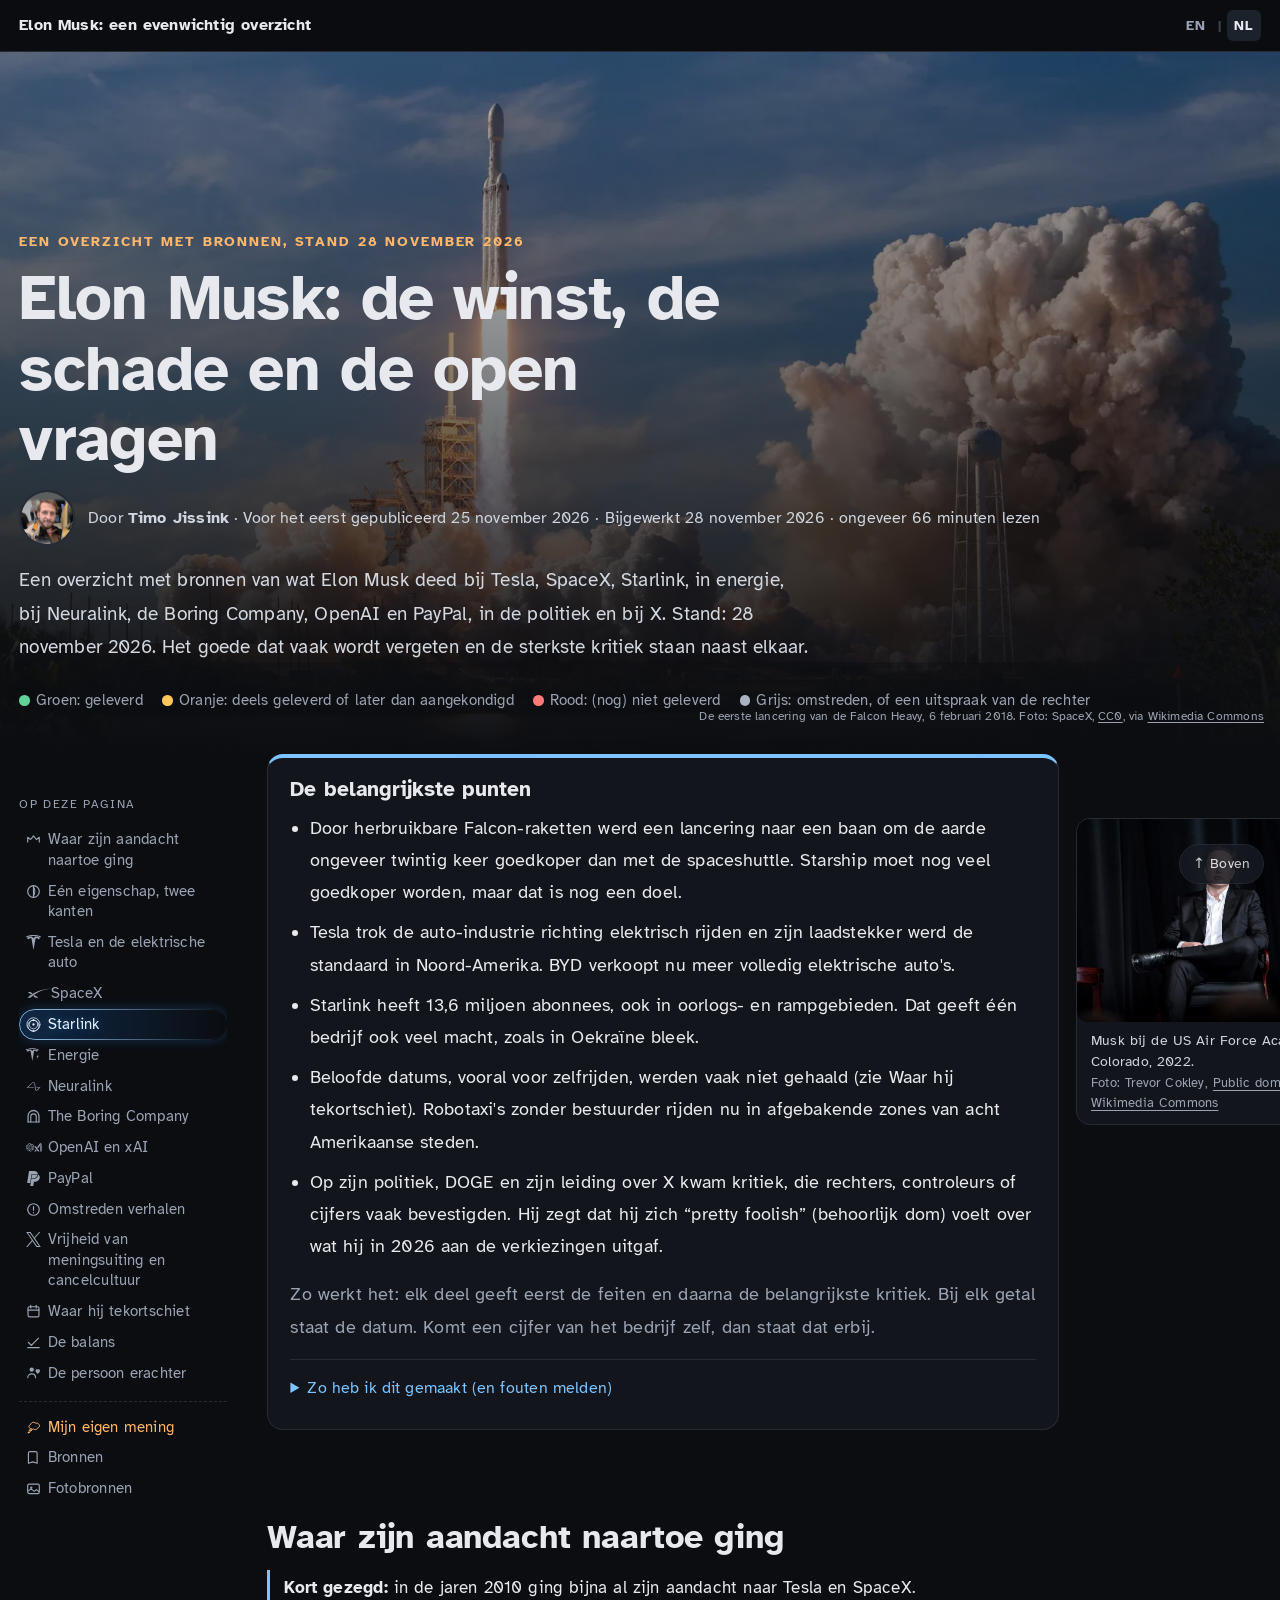
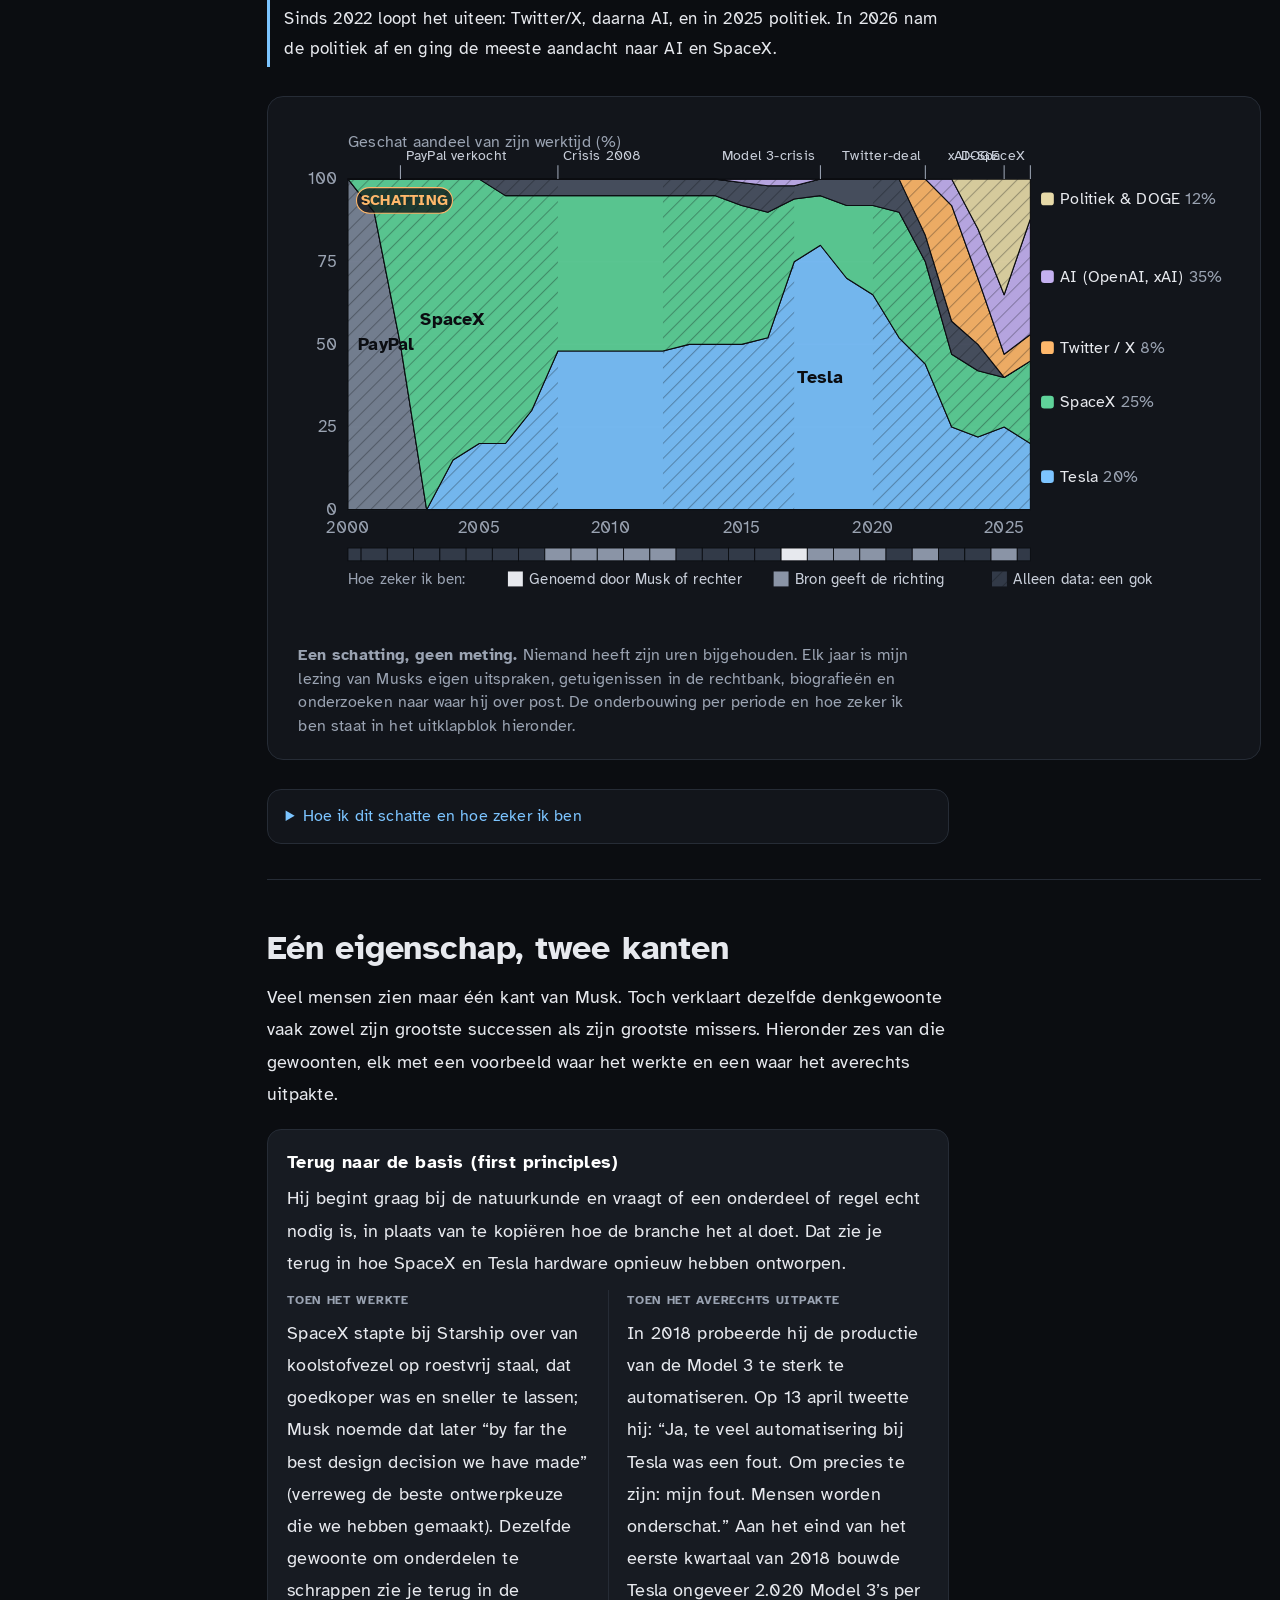
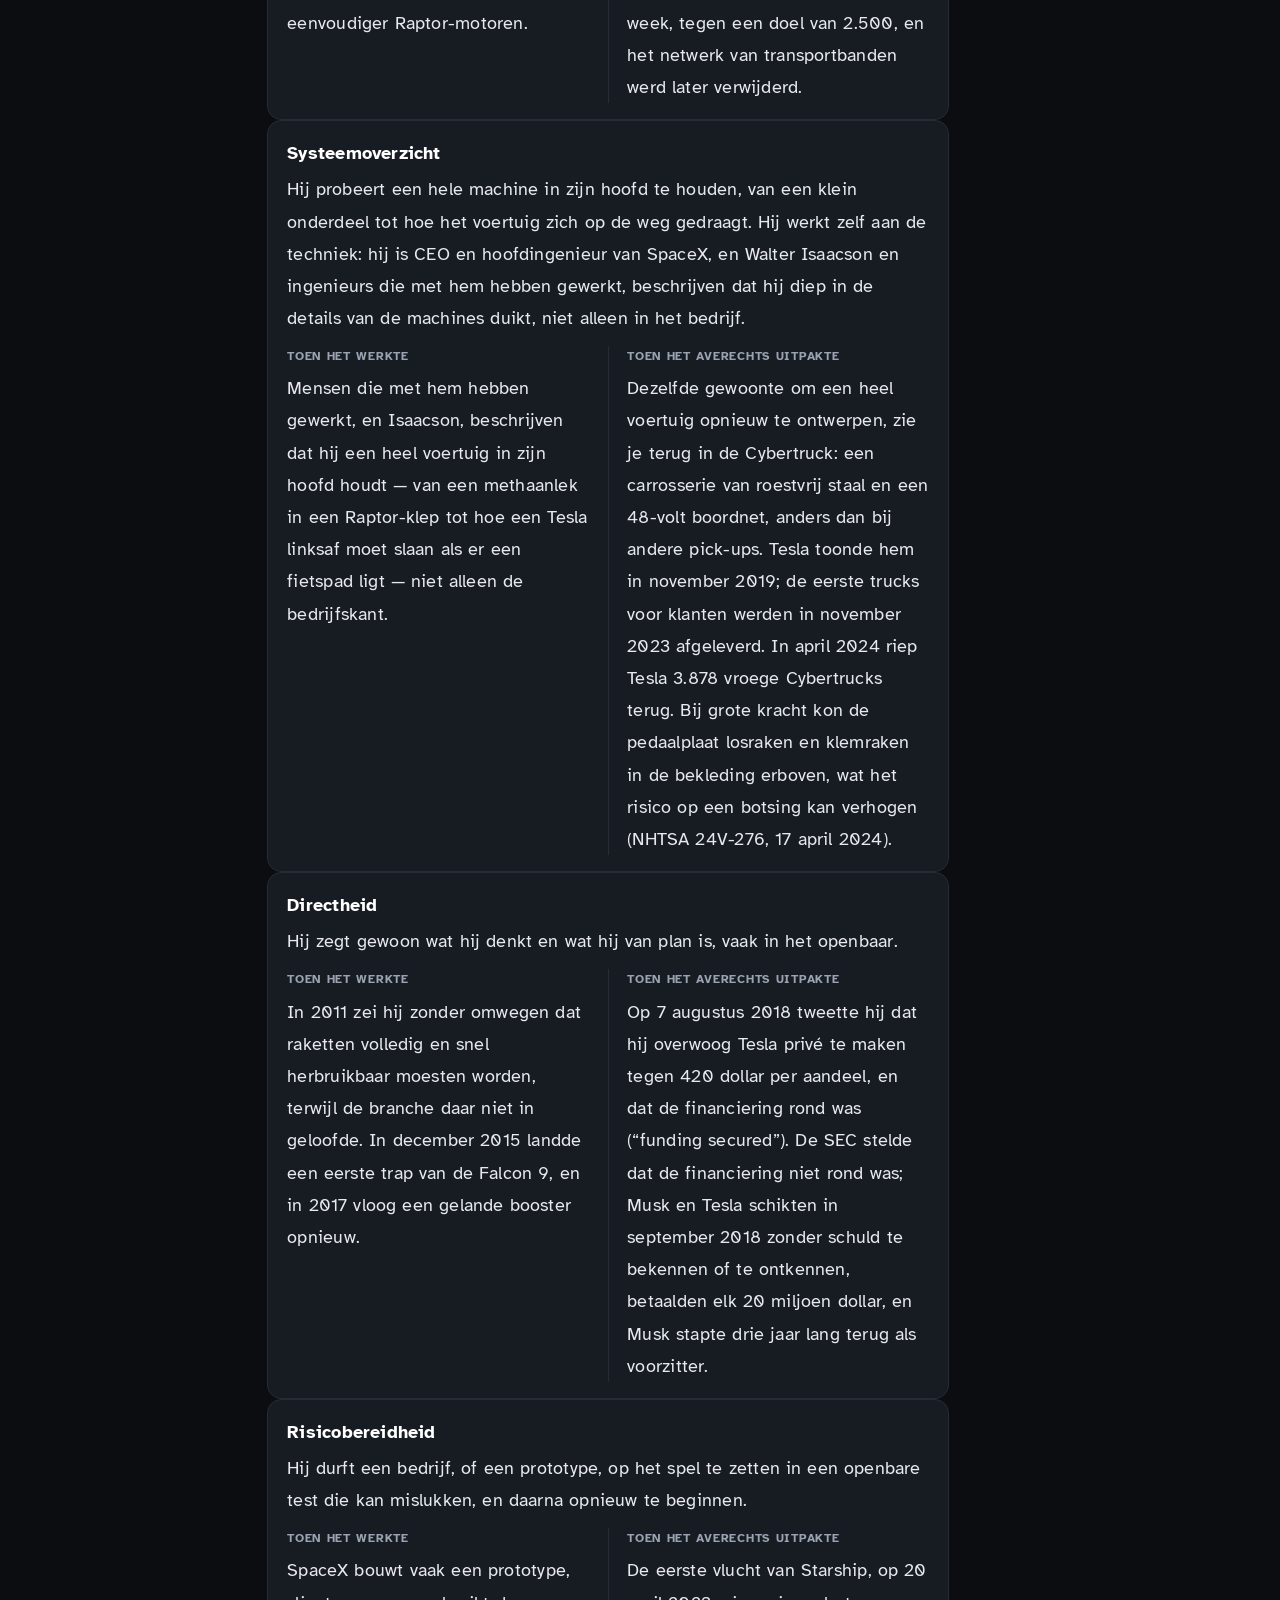
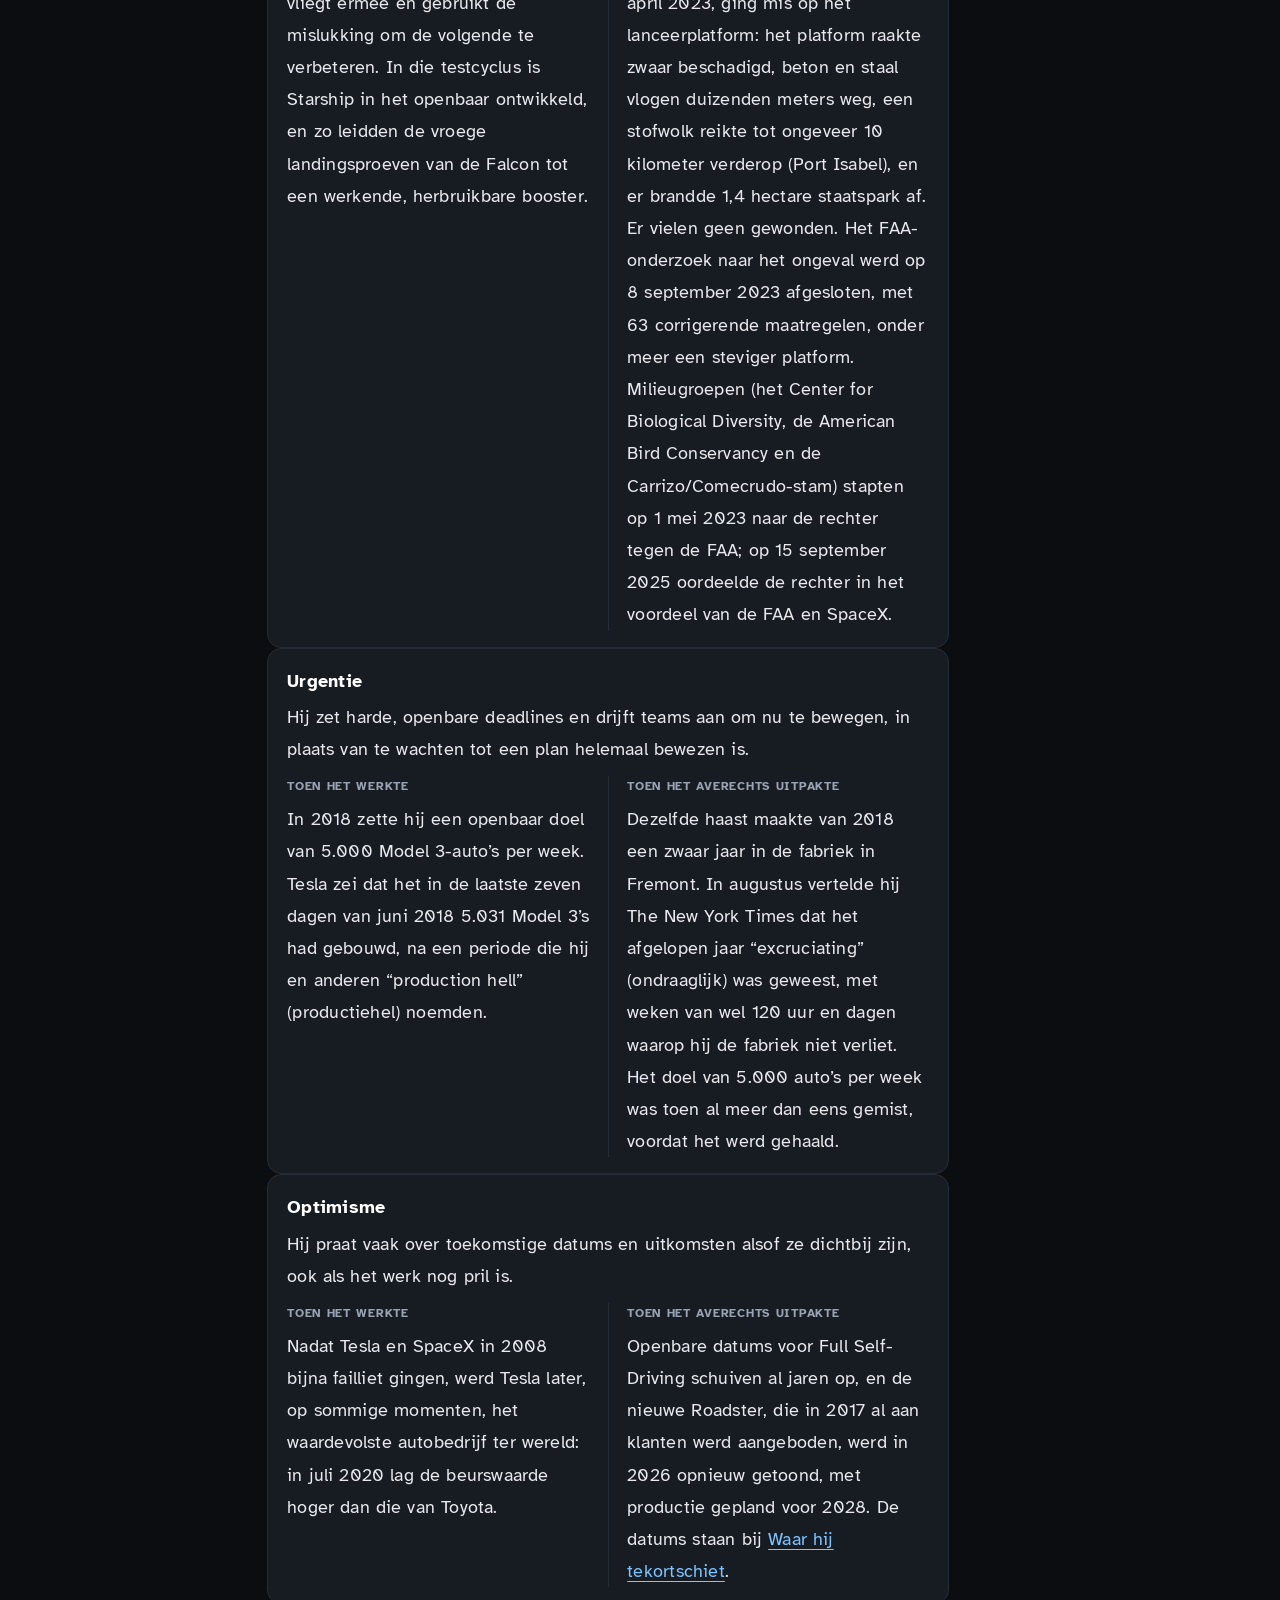
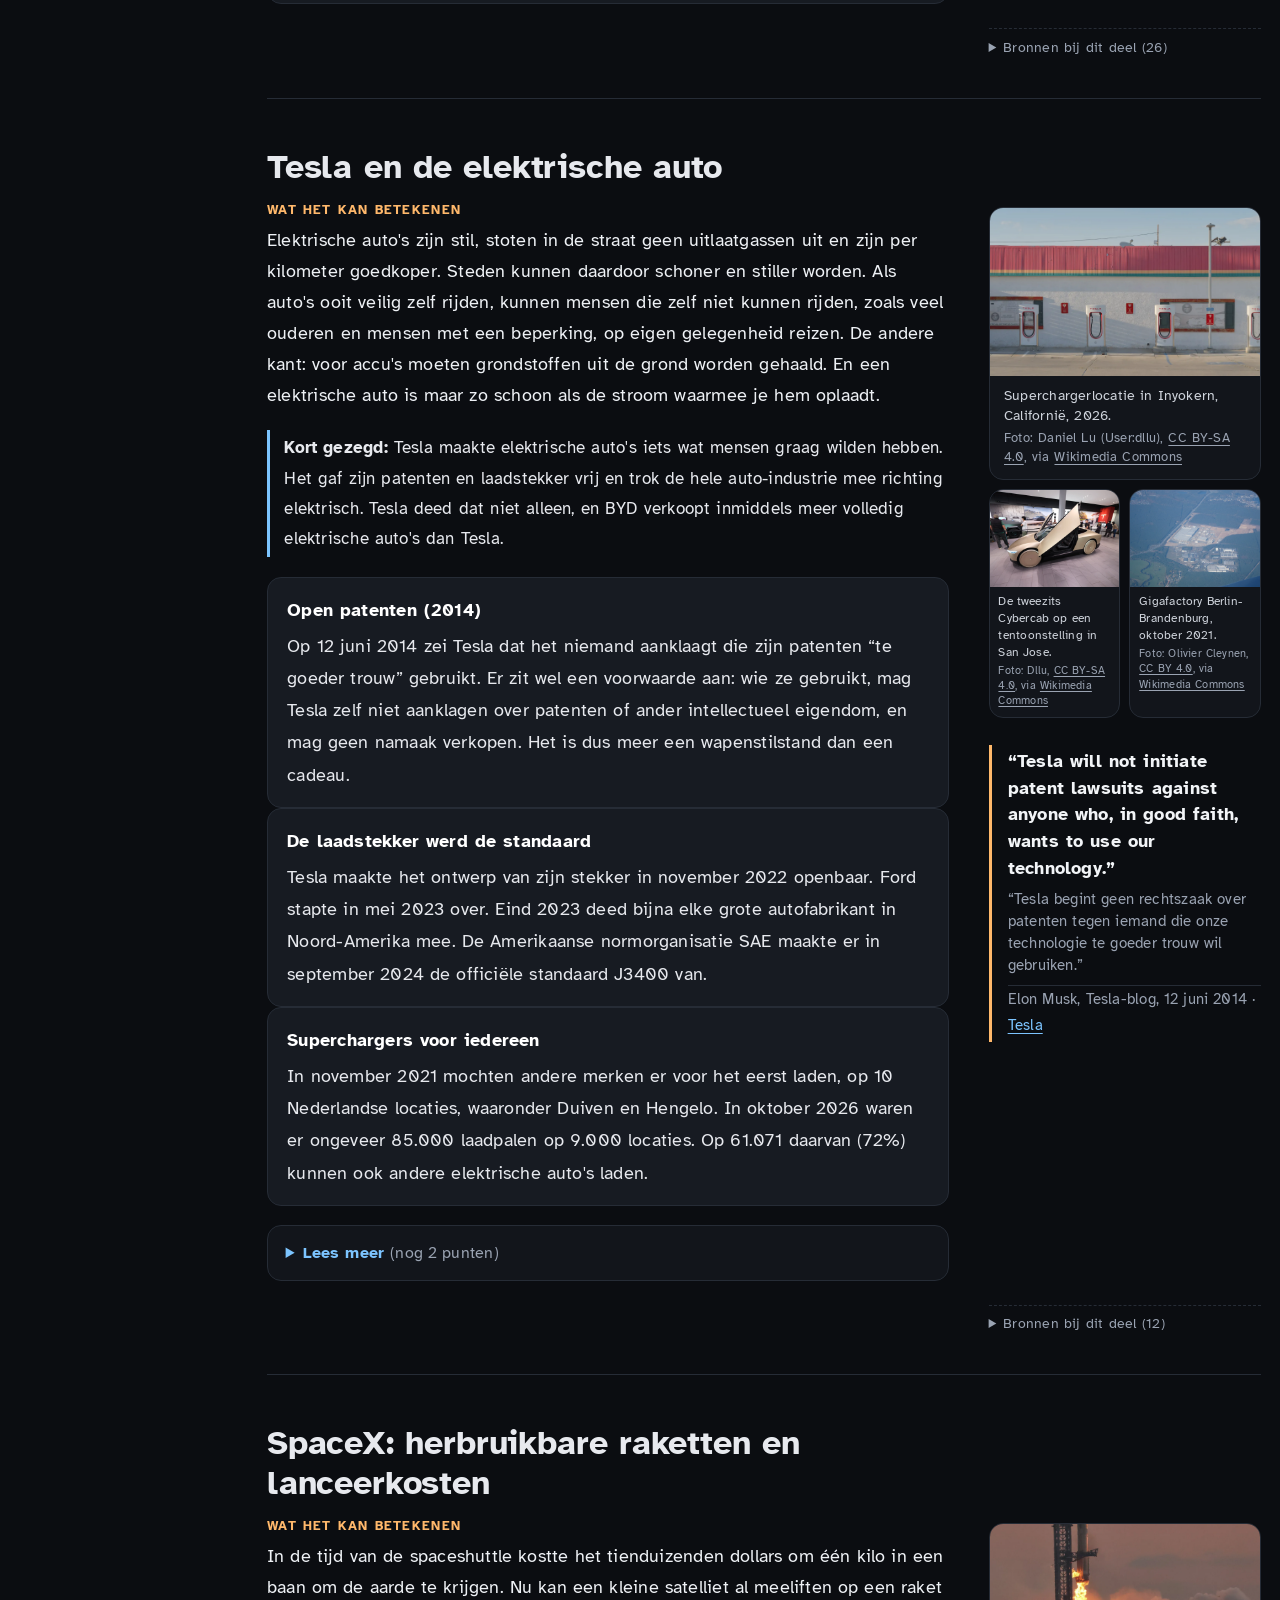
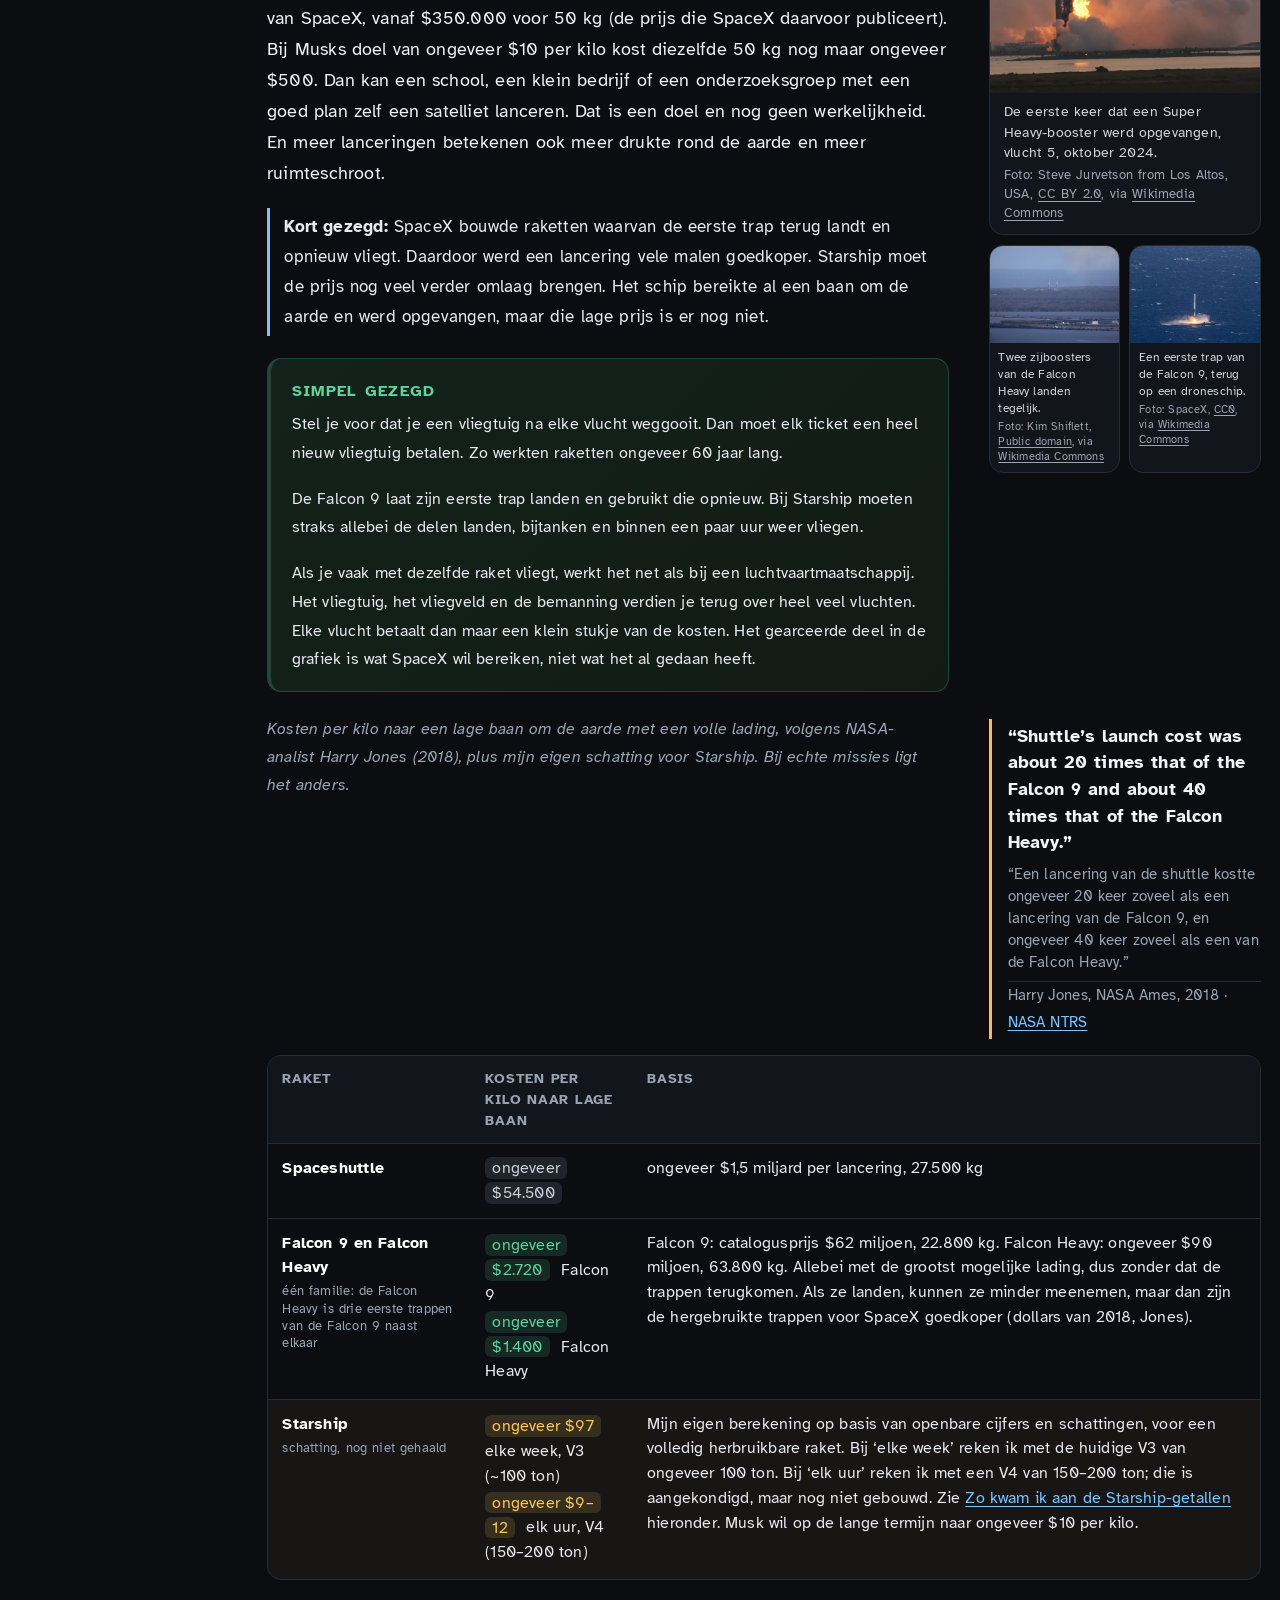
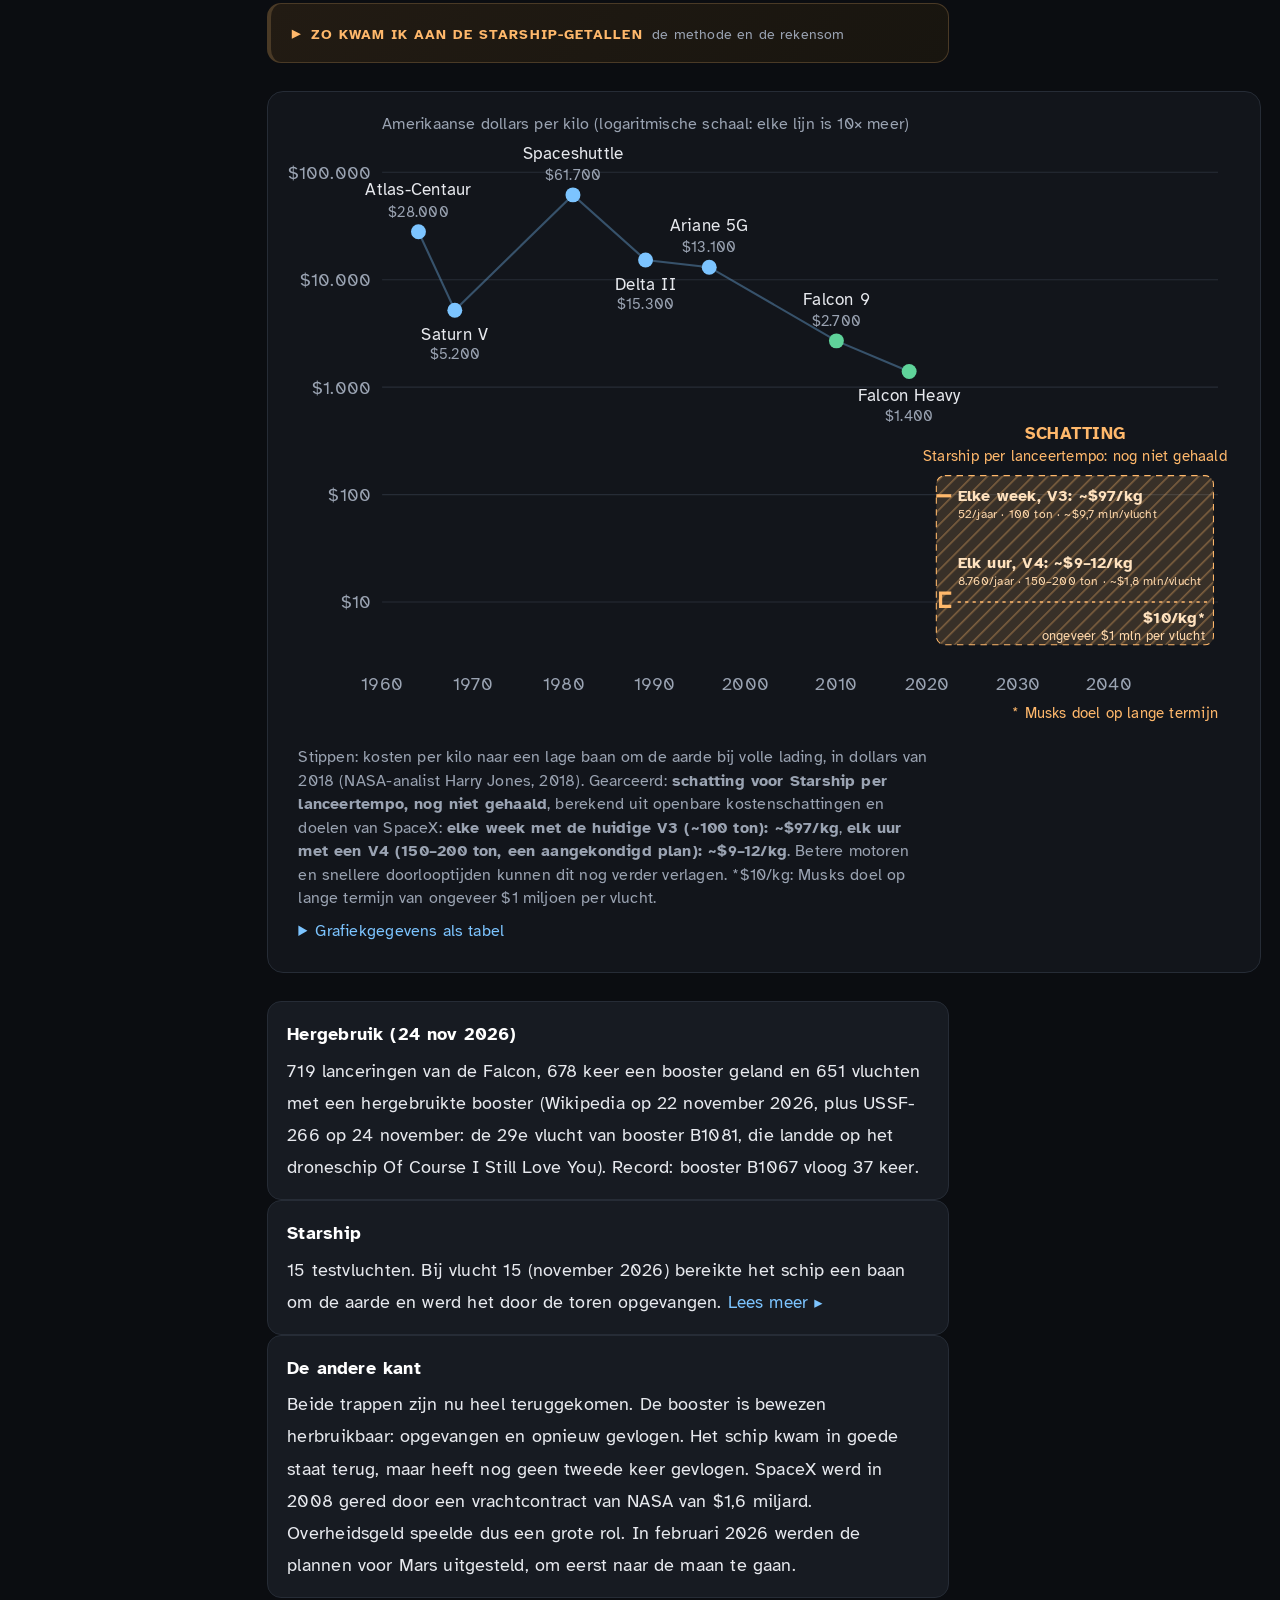
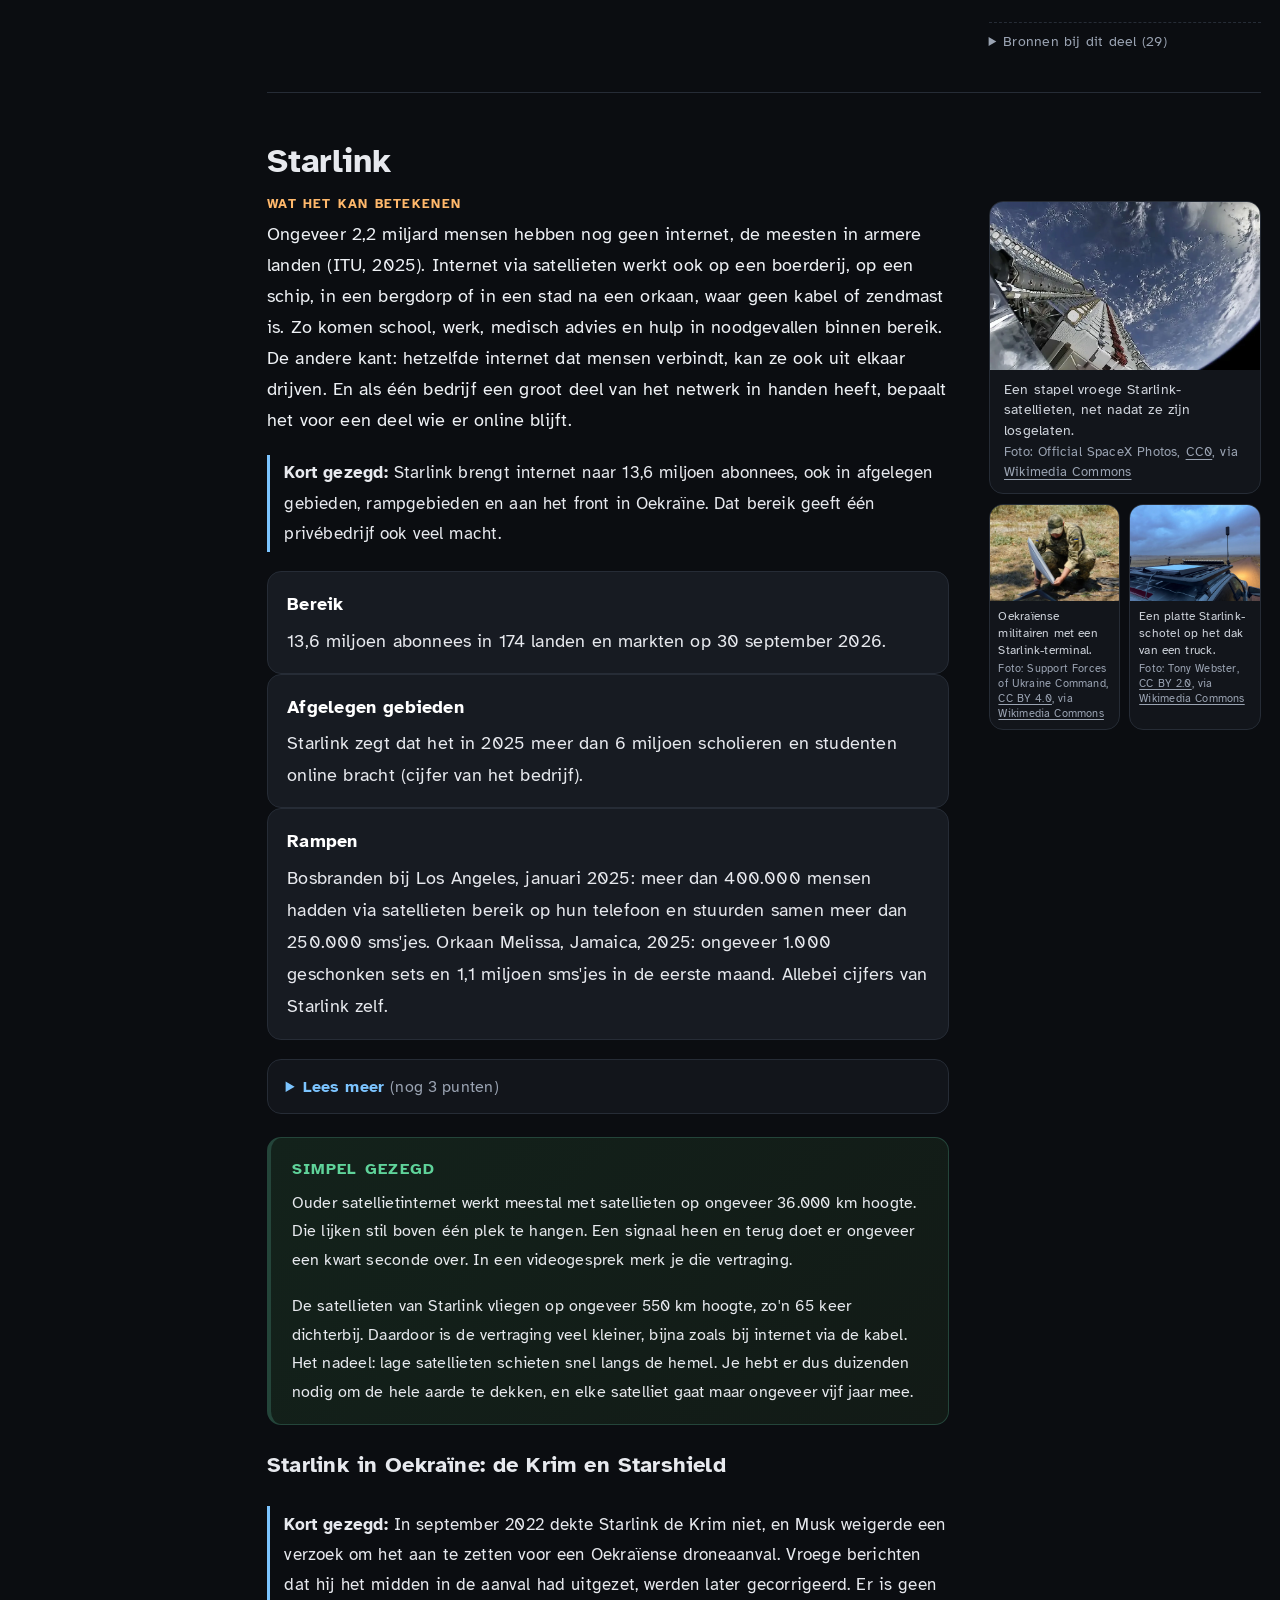
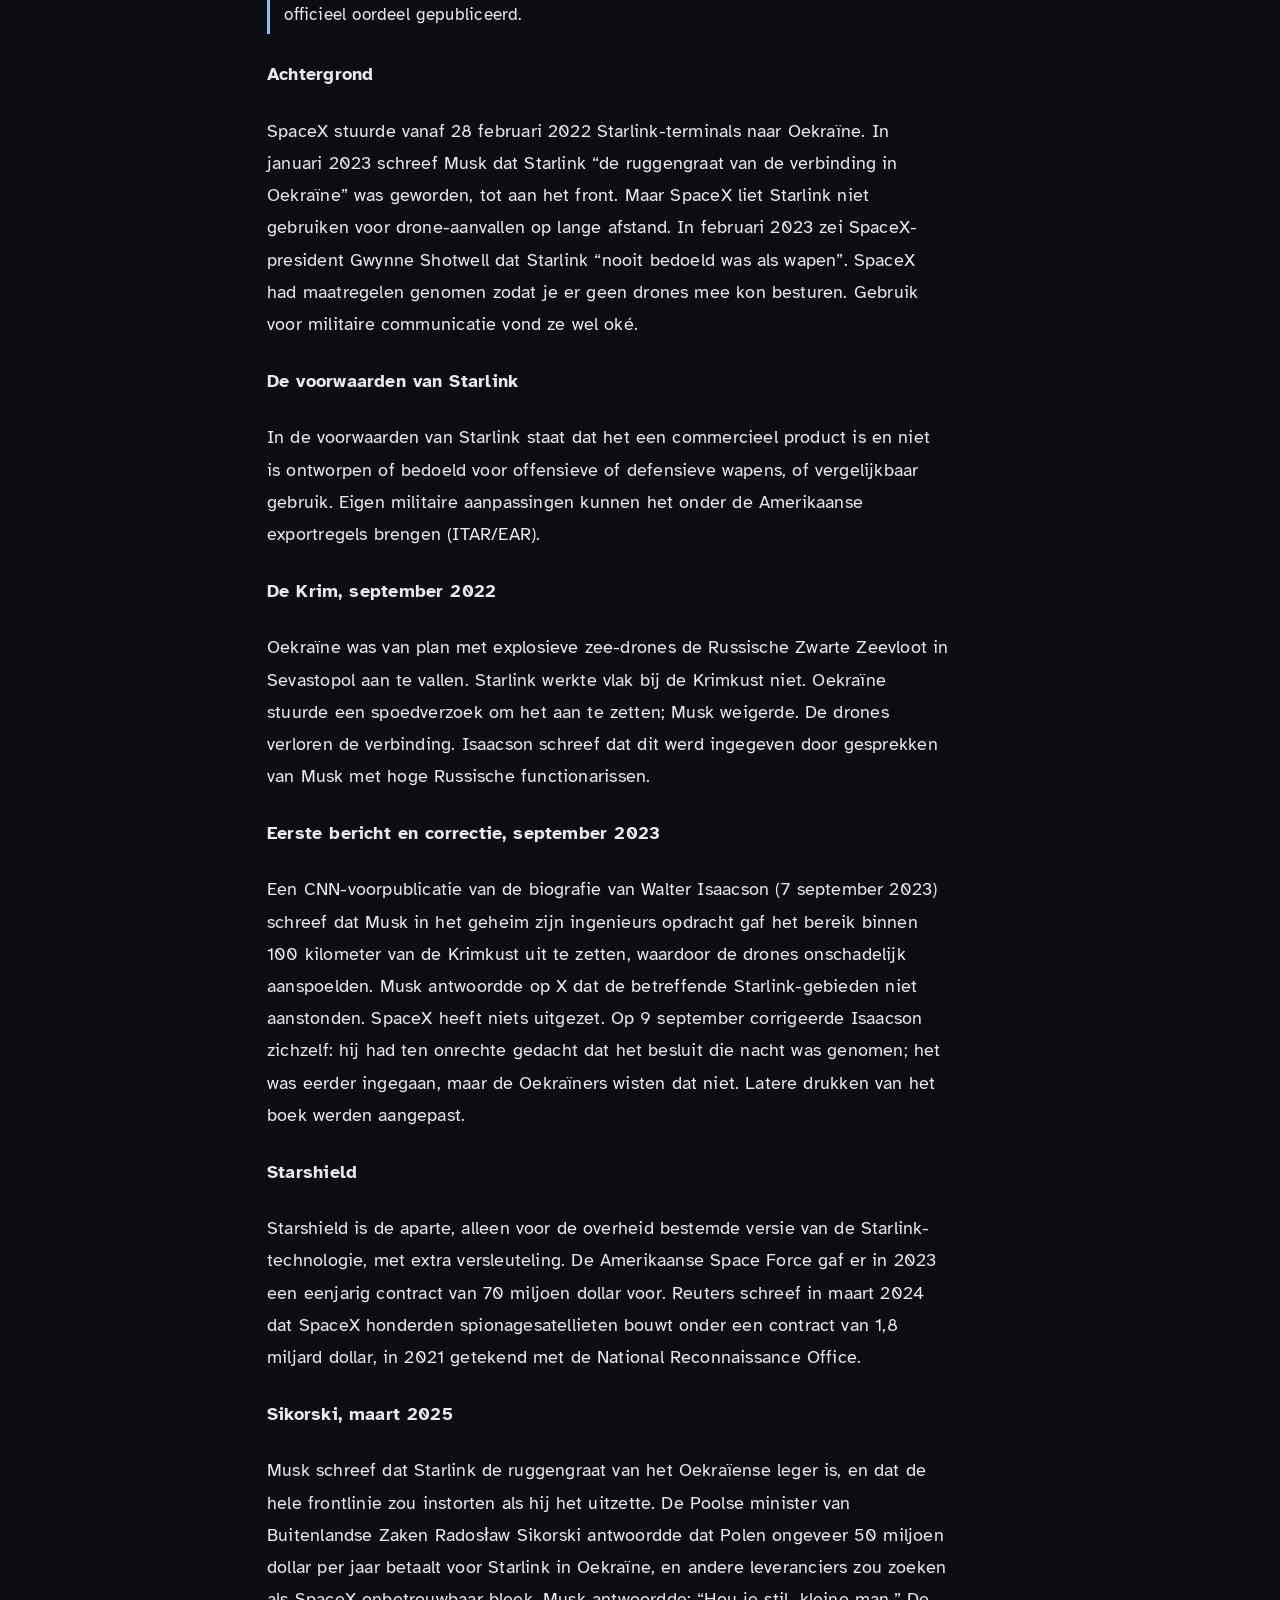
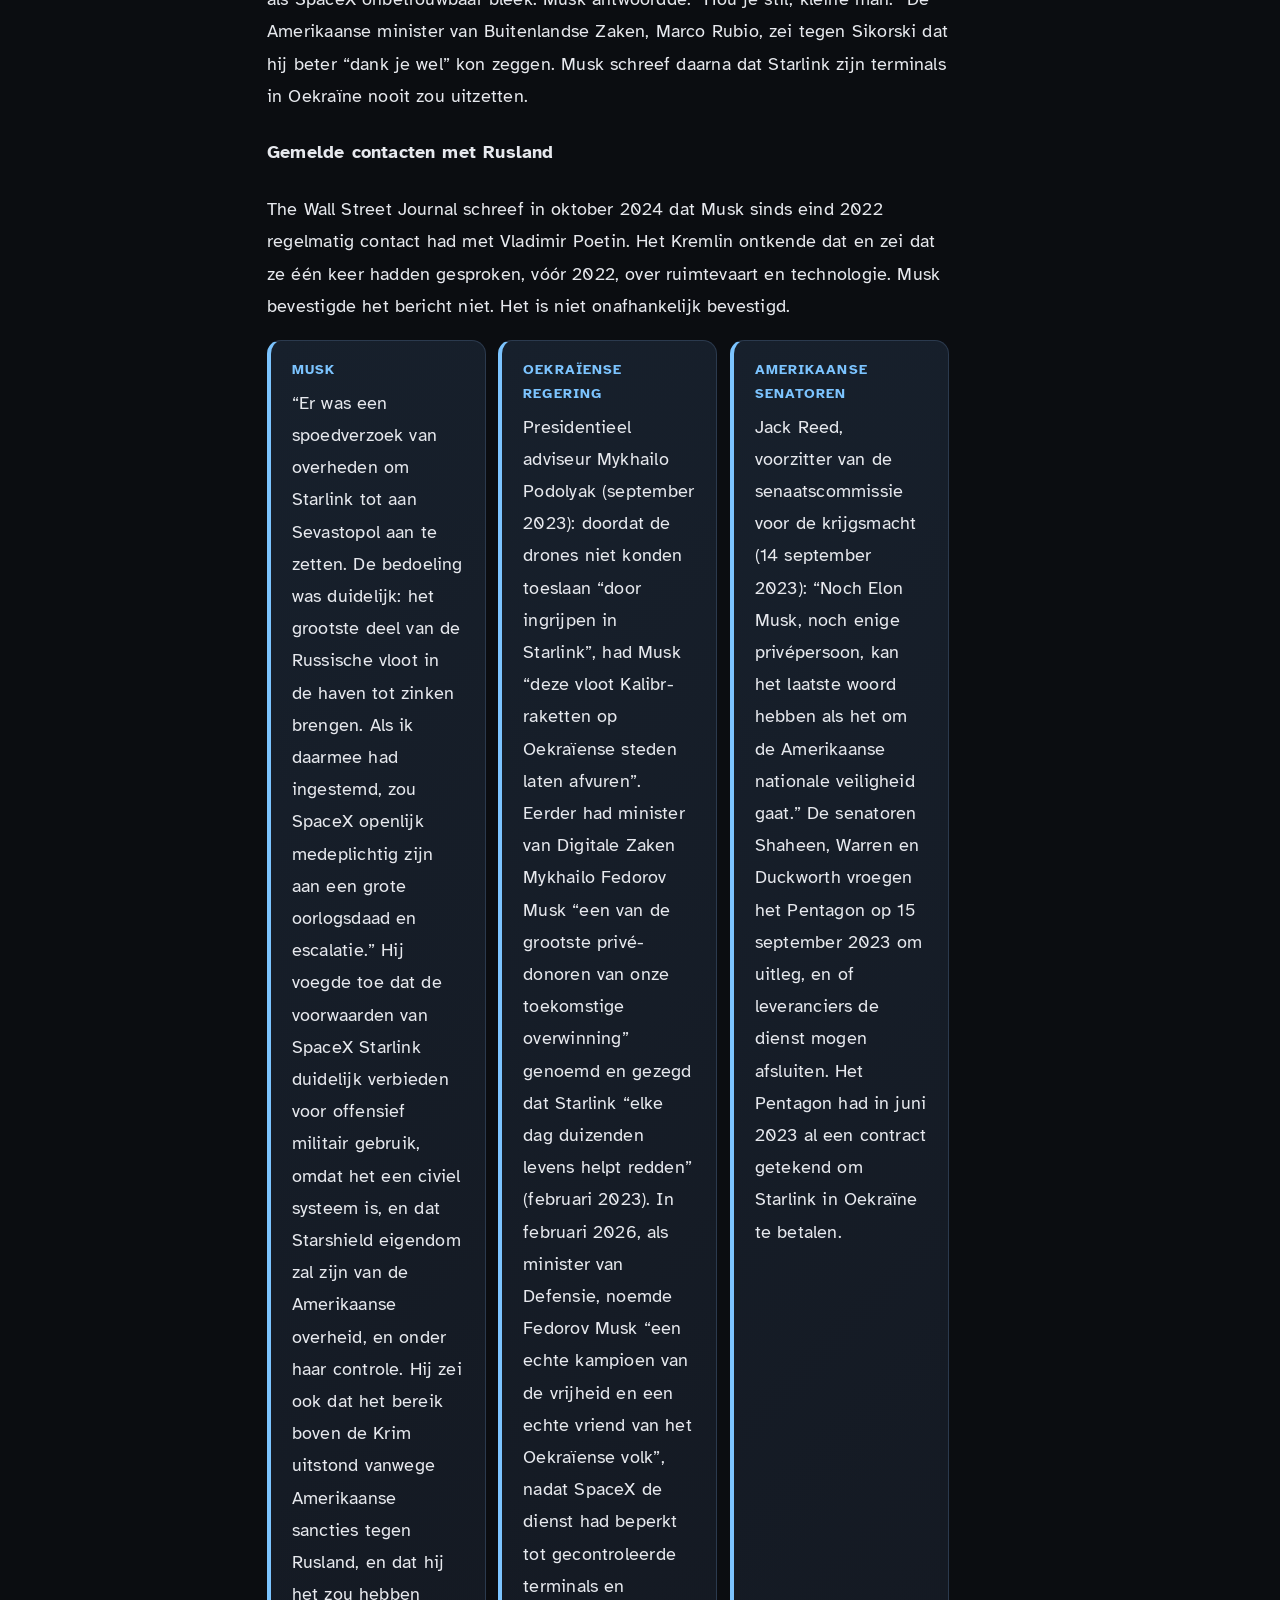
<file: nl/index.html>
<!doctype html>
<html lang="nl">
<head>
<meta charset="utf-8">
<meta name="viewport" content="width=device-width,initial-scale=1">
<title>Elon Musk: de winst, de schade en de open vragen</title>
<meta name="description" content="Feiten over Elon Musk, met bronnen: Tesla, SpaceX, Starlink, Neuralink, X, DOGE en politiek. Wat hij bereikte, wat hij beloofde maar niet waarmaakte, en de belangrijkste kritiek, naast elkaar. Bijgewerkt in november 2026.">
<meta name="author" content="Timo Jissink">
<meta name="theme-color" content="#0b0d11">
<link rel="canonical" href="https://timo-jissink.github.io/elon-musk/nl/">
<link rel="alternate" hreflang="en" href="https://timo-jissink.github.io/elon-musk/">
<link rel="alternate" hreflang="nl" href="https://timo-jissink.github.io/elon-musk/nl/">
<link rel="alternate" hreflang="x-default" href="https://timo-jissink.github.io/elon-musk/">
<meta property="og:type" content="article">
<meta property="og:locale" content="nl_NL">
<meta property="og:locale:alternate" content="en_GB">
<meta property="og:site_name" content="Elon Musk: een evenwichtig overzicht">
<meta property="og:title" content="Elon Musk: de winst, de schade en de open vragen">
<meta property="og:description" content="Feiten over Elon Musk, met bronnen: Tesla, SpaceX, Starlink, Neuralink, X, DOGE en politiek. Wat hij bereikte, wat hij beloofde maar niet waarmaakte, en de belangrijkste kritiek, naast elkaar. Bijgewerkt in november 2026.">
<meta property="og:image" content="https://timo-jissink.github.io/elon-musk/img/share-nl.jpg">
<meta property="og:image:width" content="1200">
<meta property="og:image:height" content="630">
<meta property="og:image:alt" content="Titelkaart: Elon Musk: de winst, de schade en de open vragen, over een foto van een lancering van de Falcon Heavy">
<meta property="og:url" content="https://timo-jissink.github.io/elon-musk/nl/">
<meta name="twitter:card" content="summary_large_image">
<meta name="twitter:title" content="Elon Musk: de winst, de schade en de open vragen">
<meta name="twitter:description" content="Feiten over Elon Musk, met bronnen: Tesla, SpaceX, Starlink, Neuralink, X, DOGE en politiek. Wat hij bereikte, wat hij beloofde maar niet waarmaakte, en de belangrijkste kritiek, naast elkaar. Bijgewerkt in november 2026.">
<meta name="twitter:image" content="https://timo-jissink.github.io/elon-musk/img/share-nl.jpg">
<meta name="twitter:image:alt" content="Titelkaart: Elon Musk: de winst, de schade en de open vragen, over een foto van een lancering van de Falcon Heavy">
<link rel="preload" href="../fonts/atkinson-hyperlegible-latin-400-normal.woff2" as="font" type="font/woff2" crossorigin>
<link rel="preload" href="../img/hero.webp" as="image">
<link rel="stylesheet" href="../style.css">
<link rel="stylesheet" href="../scroll-knob.css">
<script type="application/ld+json">{"@context":"https://schema.org","@type":"Article","headline":"Elon Musk: de winst, de schade en de open vragen","description":"Feiten over Elon Musk, met bronnen: Tesla, SpaceX, Starlink, Neuralink, X, DOGE en politiek. Wat hij bereikte, wat hij beloofde maar niet waarmaakte, en de belangrijkste kritiek, naast elkaar. Bijgewerkt in november 2026.","author":{"@type":"Person","name":"Timo Jissink"},"dateModified":"2026-11-28","image":"https://timo-jissink.github.io/elon-musk/img/share-nl.jpg","inLanguage":"nl"}</script>
</head>
<body>
<a class="skip" href="#content">Naar de inhoud</a>
<header class="topbar">
  <div class="topbar-in">
    <a class="brand" href="#top">Elon Musk: een evenwichtig overzicht</a>
    <nav class="langswitch" aria-label="Taal"><a href="../" hreflang="en" lang="en" title="Read this page in English" data-lang-switch>EN</a><span class="sep" aria-hidden="true">|</span><span aria-current="page" lang="nl">NL</span></nav>
    <details class="navmenu">
      <summary>Inhoud</summary>
      <ol>
        <li><a href="#attention">Waar zijn aandacht naartoe ging</a></li>
        <li><a href="#one-trait-two-sides">Eén eigenschap, twee kanten</a></li>
        <li><a href="#tesla-and-the-ev-push">Tesla en de elektrische auto</a></li>
        <li><a href="#spacex">SpaceX</a></li>
        <li><a href="#starlink">Starlink</a></li>
        <li><a href="#energy">Energie</a></li>
        <li><a href="#neuralink">Neuralink</a></li>
        <li><a href="#the-boring-company">The Boring Company</a></li>
        <li><a href="#openai-and-xai">OpenAI en xAI</a></li>
        <li><a href="#paypal">PayPal</a></li>
        <li><a href="#contested-stories">Omstreden verhalen</a></li>
        <li><a href="#free-speech-vs-cancel-culture">Vrijheid van meningsuiting en cancelcultuur</a></li>
        <li><a href="#where-he-falls-short">Waar hij tekortschiet</a></li>
        <li><a href="#scorecard">De balans</a></li>
        <li><a href="#the-human-side">De persoon erachter</a></li>
        <li class="nav-personal"><a href="#personal-note">Mijn eigen mening</a></li>
        <li><a href="#sources">Bronnen</a></li>
        <li><a href="#image-credits">Fotobronnen</a></li>
      </ol>
    </details>
  </div>
</header>
<div class="hero" id="top">
  <img src="../img/hero.webp" width="1600" height="1067" alt="Falcon Heavy stijgt op bij de eerste vlucht" fetchpriority="high">
  <div class="hero-in">
    <p class="kicker">Een overzicht met bronnen, stand 28 november 2026</p>
    <h1>Elon Musk: de winst, de schade en de open vragen</h1>
    <div class="byline">
      <img class="headshot" src="../img/timo-headshot.webp" width="56" height="56" alt="Foto van Timo Jissink">
      <p>Door <strong>Timo Jissink</strong> · Voor het eerst gepubliceerd 25 november 2026 · Bijgewerkt <time datetime="2026-11-28">28 november 2026</time> · ongeveer 66 minuten lezen</p>
    </div>
    <p class="lede">Een overzicht met bronnen van wat Elon Musk deed bij Tesla, SpaceX, Starlink, in energie, bij Neuralink, de Boring Company, OpenAI en PayPal, in de politiek en bij X. Stand: 28 november 2026. Het goede dat vaak wordt vergeten en de sterkste kritiek staan naast elkaar.</p>
    <ul class="legend" aria-label="Uitleg van de kleuren">
      <li><span class="dot" style="background:var(--ok)"></span>Groen: geleverd</li>
      <li><span class="dot" style="background:var(--warn)"></span>Oranje: deels geleverd of later dan aangekondigd</li>
      <li><span class="dot" style="background:var(--bad)"></span>Rood: (nog) niet geleverd</li>
      <li><span class="dot" style="background:var(--neutral)"></span>Grijs: omstreden, of een uitspraak van de rechter</li>
    </ul>
  </div>
  <p class="hero-credit">De eerste lancering van de Falcon Heavy, 6 februari 2018. Foto: SpaceX, <a href="http://creativecommons.org/publicdomain/zero/1.0/deed.en" rel="noopener license">CC0</a>, via <a href="https://commons.wikimedia.org/wiki/File:Falcon_Heavy_Demo_Mission_(40126461851).jpg" rel="noopener">Wikimedia Commons</a></p>
</div>
<div class="layout">
  <nav class="sidenav" aria-label="Delen van de pagina">
    <p>Op deze pagina</p>
    <ol>
        <li><a href="#attention">Waar zijn aandacht naartoe ging</a></li>
        <li><a href="#one-trait-two-sides">Eén eigenschap, twee kanten</a></li>
        <li><a href="#tesla-and-the-ev-push">Tesla en de elektrische auto</a></li>
        <li><a href="#spacex">SpaceX</a></li>
        <li><a href="#starlink">Starlink</a></li>
        <li><a href="#energy">Energie</a></li>
        <li><a href="#neuralink">Neuralink</a></li>
        <li><a href="#the-boring-company">The Boring Company</a></li>
        <li><a href="#openai-and-xai">OpenAI en xAI</a></li>
        <li><a href="#paypal">PayPal</a></li>
        <li><a href="#contested-stories">Omstreden verhalen</a></li>
        <li><a href="#free-speech-vs-cancel-culture">Vrijheid van meningsuiting en cancelcultuur</a></li>
        <li><a href="#where-he-falls-short">Waar hij tekortschiet</a></li>
        <li><a href="#scorecard">De balans</a></li>
        <li><a href="#the-human-side">De persoon erachter</a></li>
        <li class="nav-personal"><a href="#personal-note">Mijn eigen mening</a></li>
        <li><a href="#sources">Bronnen</a></li>
        <li><a href="#image-credits">Fotobronnen</a></li>
    </ol>
  </nav>
  <main id="content">
<section class="keyfindings" aria-labelledby="kf-title">
  <span id="summary"></span>
  <h2 id="kf-title">De belangrijkste punten</h2>
  <div class="figs single kf-photo"><figure>
      <img src="../img/musk-portrait.webp" style="object-position:50% 30%" width="1600" height="1065" alt="Elon Musk spreekt bij een evenement van de US Air Force Academy" fetchpriority="high" decoding="async">
      <figcaption>Musk bij de US Air Force Academy, Colorado, 2022.<span class="credit">Foto: Trevor Cokley, <a href="https://commons.wikimedia.org/wiki/File:Elon_Musk_Colorado_2022.jpg" rel="noopener license">Public domain</a>, via <a href="https://commons.wikimedia.org/wiki/File:Elon_Musk_Colorado_2022.jpg" rel="noopener">Wikimedia Commons</a></span></figcaption>
    </figure></div>
  <ul>
    <li>Door herbruikbare Falcon-raketten werd een lancering naar een baan om de aarde ongeveer twintig keer goedkoper dan met de spaceshuttle. Starship moet nog veel goedkoper worden, maar dat is nog een doel.</li>
    <li>Tesla trok de auto-industrie richting elektrisch rijden en zijn laadstekker werd de standaard in Noord-Amerika. BYD verkoopt nu meer volledig elektrische auto's.</li>
    <li>Starlink heeft 13,6 miljoen abonnees, ook in oorlogs- en rampgebieden. Dat geeft één bedrijf ook veel macht, zoals in Oekraïne bleek.</li>
    <li>Beloofde datums, vooral voor zelfrijden, werden vaak niet gehaald (zie Waar hij tekortschiet). Robotaxi's zonder bestuurder rijden nu in afgebakende zones van acht Amerikaanse steden.</li>
    <li>Op zijn politiek, DOGE en zijn leiding over X kwam kritiek, die rechters, controleurs of cijfers vaak bevestigden. Hij zegt dat hij zich “pretty foolish” (behoorlijk dom) voelt over wat hij in 2026 aan de verkiezingen uitgaf.</li>
  </ul>
  <p class="howto">Zo werkt het: elk deel geeft eerst de feiten en daarna de belangrijkste kritiek. Bij elk getal staat de datum. Komt een cijfer van het bedrijf zelf, dan staat dat erbij.</p>
  <details class="howmade"><summary>Zo heb ik dit gemaakt (en fouten melden)</summary><p>Ik heb deze pagina gemaakt op basis van openbare bronnen. Die staan onder elk deel. Ik bezit Tesla-aandelen en volg zijn bedrijven op de voet. Ik deed het onderzoek met hulp van een AI-assistent en heb de feiten met die bronnen gecontroleerd. Komt een cijfer van het bedrijf zelf, dan staat dat erbij. Mijn eigen mening staat alleen in het laatste deel, ‘Mijn eigen mening’. Zie je een fout of een nieuwer cijfer? Laat het me weten.</p></details>
</section>
<!-- Section: Waar zijn aandacht naartoe ging. Edit the text below; keep the <section id> stable (links and images use it). -->
<section id="attention">
  <h2>Waar zijn aandacht naartoe ging</h2>
  
  <p class="inshort"><strong>Kort gezegd:</strong> in de jaren 2010 ging bijna al zijn aandacht naar Tesla en SpaceX. Sinds 2022 loopt het uiteen: Twitter/X, daarna AI, en in 2025 politiek. In 2026 nam de politiek af en ging de meeste aandacht naar AI en SpaceX.</p>
  <figure class="chart-fig">
  <div class="chart-scroll fit"><svg class="chart chart-d" viewBox="0 0 900 480" role="img" aria-labelledby="att-title-d att-desc-d" font-family="Atkinson Hyperlegible, system-ui, sans-serif"><title id="att-title-d">Schatting: hoe Elon Musk zijn werktijd verdeelde, 2000 tot 2026</title><desc id="att-desc-d">Gestapelde vlakgrafiek, een schatting en geen meting. In de eerste jaren vooral PayPal, daarna SpaceX. Van 2008 tot 2012 ongeveer de helft Tesla en de helft SpaceX. In 2017 ongeveer driekwart Tesla. In 2022 neemt Twitter ongeveer 17 procent in beslag. In 2023 is Twitter/X het grootste blok met ongeveer 35 procent en begint xAI. In 2025 zijn politiek en DOGE het grootste blok met ongeveer 35 procent. In 2026 neemt de politiek af en nemen AI en SpaceX het grootste deel.</desc><defs><pattern id="atthatchd" width="10" height="10" patternUnits="userSpaceOnUse" patternTransform="rotate(45)"><line x1="0" y1="0" x2="0" y2="10" stroke="#0b0d11" stroke-opacity=".3" stroke-width="2"/></pattern></defs><line x1="60" x2="700" y1="372.0" y2="372.0" stroke="#262c36"/><text x="50" y="377.0" text-anchor="end" font-size="16.0" fill="#9aa3b2">0</text><line x1="60" x2="700" y1="294.5" y2="294.5" stroke="#262c36"/><text x="50" y="299.5" text-anchor="end" font-size="16.0" fill="#9aa3b2">25</text><line x1="60" x2="700" y1="217.0" y2="217.0" stroke="#262c36"/><text x="50" y="222.0" text-anchor="end" font-size="16.0" fill="#9aa3b2">50</text><line x1="60" x2="700" y1="139.5" y2="139.5" stroke="#262c36"/><text x="50" y="144.5" text-anchor="end" font-size="16.0" fill="#9aa3b2">75</text><line x1="60" x2="700" y1="62.0" y2="62.0" stroke="#262c36"/><text x="50" y="67.0" text-anchor="end" font-size="16.0" fill="#9aa3b2">100</text><text x="60" y="32" font-size="15.0" fill="#9aa3b2">Geschat aandeel van zijn werktijd (%)</text><polygon points="60.0,62.0 84.6,93.0 109.2,217.0 133.8,372.0 158.5,372.0 183.1,372.0 207.7,372.0 232.3,372.0 256.9,372.0 281.5,372.0 306.2,372.0 330.8,372.0 355.4,372.0 380.0,372.0 404.6,372.0 429.2,372.0 453.8,372.0 478.5,372.0 503.1,372.0 527.7,372.0 552.3,372.0 576.9,372.0 601.5,372.0 626.2,372.0 650.8,372.0 675.4,372.0 700.0,372.0 700.0,372.0 675.4,372.0 650.8,372.0 626.2,372.0 601.5,372.0 576.9,372.0 552.3,372.0 527.7,372.0 503.1,372.0 478.5,372.0 453.8,372.0 429.2,372.0 404.6,372.0 380.0,372.0 355.4,372.0 330.8,372.0 306.2,372.0 281.5,372.0 256.9,372.0 232.3,372.0 207.7,372.0 183.1,372.0 158.5,372.0 133.8,372.0 109.2,372.0 84.6,372.0 60.0,372.0" fill="#7b8698" fill-opacity=".92" stroke="#0b0d11" stroke-width="1" stroke-linejoin="round"/><polygon points="60.0,62.0 84.6,93.0 109.2,217.0 133.8,372.0 158.5,325.5 183.1,310.0 207.7,310.0 232.3,279.0 256.9,223.2 281.5,223.2 306.2,223.2 330.8,223.2 355.4,223.2 380.0,217.0 404.6,217.0 429.2,217.0 453.8,210.8 478.5,139.5 503.1,124.0 527.7,155.0 552.3,170.5 576.9,210.8 601.5,235.6 626.2,294.5 650.8,303.8 675.4,294.5 700.0,310.0 700.0,372.0 675.4,372.0 650.8,372.0 626.2,372.0 601.5,372.0 576.9,372.0 552.3,372.0 527.7,372.0 503.1,372.0 478.5,372.0 453.8,372.0 429.2,372.0 404.6,372.0 380.0,372.0 355.4,372.0 330.8,372.0 306.2,372.0 281.5,372.0 256.9,372.0 232.3,372.0 207.7,372.0 183.1,372.0 158.5,372.0 133.8,372.0 109.2,217.0 84.6,93.0 60.0,62.0" fill="#7cc4ff" fill-opacity=".92" stroke="#0b0d11" stroke-width="1" stroke-linejoin="round"/><polygon points="60.0,62.0 84.6,62.0 109.2,62.0 133.8,62.0 158.5,62.0 183.1,62.0 207.7,77.5 232.3,77.5 256.9,77.5 281.5,77.5 306.2,77.5 330.8,77.5 355.4,77.5 380.0,77.5 404.6,77.5 429.2,86.8 453.8,93.0 478.5,80.6 503.1,77.5 527.7,86.8 552.3,86.8 576.9,93.0 601.5,139.5 626.2,226.3 650.8,241.8 675.4,248.0 700.0,232.5 700.0,310.0 675.4,294.5 650.8,303.8 626.2,294.5 601.5,235.6 576.9,210.8 552.3,170.5 527.7,155.0 503.1,124.0 478.5,139.5 453.8,210.8 429.2,217.0 404.6,217.0 380.0,217.0 355.4,223.2 330.8,223.2 306.2,223.2 281.5,223.2 256.9,223.2 232.3,279.0 207.7,310.0 183.1,310.0 158.5,325.5 133.8,372.0 109.2,217.0 84.6,93.0 60.0,62.0" fill="#5fd39a" fill-opacity=".92" stroke="#0b0d11" stroke-width="1" stroke-linejoin="round"/><polygon points="60.0,62.0 84.6,62.0 109.2,62.0 133.8,62.0 158.5,62.0 183.1,62.0 207.7,62.0 232.3,62.0 256.9,62.0 281.5,62.0 306.2,62.0 330.8,62.0 355.4,62.0 380.0,62.0 404.6,62.0 429.2,65.1 453.8,68.2 478.5,68.2 503.1,62.0 527.7,62.0 552.3,62.0 576.9,62.0 601.5,114.7 626.2,195.3 650.8,217.0 675.4,248.0 700.0,232.5 700.0,232.5 675.4,248.0 650.8,241.8 626.2,226.3 601.5,139.5 576.9,93.0 552.3,86.8 527.7,86.8 503.1,77.5 478.5,80.6 453.8,93.0 429.2,86.8 404.6,77.5 380.0,77.5 355.4,77.5 330.8,77.5 306.2,77.5 281.5,77.5 256.9,77.5 232.3,77.5 207.7,77.5 183.1,62.0 158.5,62.0 133.8,62.0 109.2,62.0 84.6,62.0 60.0,62.0" fill="#4a5262" fill-opacity=".92" stroke="#0b0d11" stroke-width="1" stroke-linejoin="round"/><polygon points="60.0,62.0 84.6,62.0 109.2,62.0 133.8,62.0 158.5,62.0 183.1,62.0 207.7,62.0 232.3,62.0 256.9,62.0 281.5,62.0 306.2,62.0 330.8,62.0 355.4,62.0 380.0,62.0 404.6,62.0 429.2,65.1 453.8,68.2 478.5,68.2 503.1,62.0 527.7,62.0 552.3,62.0 576.9,62.0 601.5,62.0 626.2,86.8 650.8,155.0 675.4,226.3 700.0,207.7 700.0,232.5 675.4,248.0 650.8,217.0 626.2,195.3 601.5,114.7 576.9,62.0 552.3,62.0 527.7,62.0 503.1,62.0 478.5,68.2 453.8,68.2 429.2,65.1 404.6,62.0 380.0,62.0 355.4,62.0 330.8,62.0 306.2,62.0 281.5,62.0 256.9,62.0 232.3,62.0 207.7,62.0 183.1,62.0 158.5,62.0 133.8,62.0 109.2,62.0 84.6,62.0 60.0,62.0" fill="#ffb86b" fill-opacity=".92" stroke="#0b0d11" stroke-width="1" stroke-linejoin="round"/><polygon points="60.0,62.0 84.6,62.0 109.2,62.0 133.8,62.0 158.5,62.0 183.1,62.0 207.7,62.0 232.3,62.0 256.9,62.0 281.5,62.0 306.2,62.0 330.8,62.0 355.4,62.0 380.0,62.0 404.6,62.0 429.2,62.0 453.8,62.0 478.5,62.0 503.1,62.0 527.7,62.0 552.3,62.0 576.9,62.0 601.5,62.0 626.2,62.0 650.8,108.5 675.4,170.5 700.0,99.2 700.0,207.7 675.4,226.3 650.8,155.0 626.2,86.8 601.5,62.0 576.9,62.0 552.3,62.0 527.7,62.0 503.1,62.0 478.5,68.2 453.8,68.2 429.2,65.1 404.6,62.0 380.0,62.0 355.4,62.0 330.8,62.0 306.2,62.0 281.5,62.0 256.9,62.0 232.3,62.0 207.7,62.0 183.1,62.0 158.5,62.0 133.8,62.0 109.2,62.0 84.6,62.0 60.0,62.0" fill="#c4b0f0" fill-opacity=".92" stroke="#0b0d11" stroke-width="1" stroke-linejoin="round"/><polygon points="60.0,62.0 84.6,62.0 109.2,62.0 133.8,62.0 158.5,62.0 183.1,62.0 207.7,62.0 232.3,62.0 256.9,62.0 281.5,62.0 306.2,62.0 330.8,62.0 355.4,62.0 380.0,62.0 404.6,62.0 429.2,62.0 453.8,62.0 478.5,62.0 503.1,62.0 527.7,62.0 552.3,62.0 576.9,62.0 601.5,62.0 626.2,62.0 650.8,62.0 675.4,62.0 700.0,62.0 700.0,99.2 675.4,170.5 650.8,108.5 626.2,62.0 601.5,62.0 576.9,62.0 552.3,62.0 527.7,62.0 503.1,62.0 478.5,62.0 453.8,62.0 429.2,62.0 404.6,62.0 380.0,62.0 355.4,62.0 330.8,62.0 306.2,62.0 281.5,62.0 256.9,62.0 232.3,62.0 207.7,62.0 183.1,62.0 158.5,62.0 133.8,62.0 109.2,62.0 84.6,62.0 60.0,62.0" fill="#e6d9a8" fill-opacity=".92" stroke="#0b0d11" stroke-width="1" stroke-linejoin="round"/><rect x="60.0" y="62" width="196.9" height="310" fill="url(#atthatchd)" pointer-events="none"/><rect x="355.4" y="62" width="123.1" height="310" fill="url(#atthatchd)" pointer-events="none"/><rect x="552.3" y="62" width="147.7" height="310" fill="url(#atthatchd)" pointer-events="none"/><text x="96.0" y="222.0" text-anchor="middle" font-size="17.0" font-weight="700" fill="#0b0d11">PayPal</text><text x="158.5" y="198.8" text-anchor="middle" font-size="17.0" font-weight="700" fill="#0b0d11">SpaceX</text><text x="503.1" y="253.0" text-anchor="middle" font-size="17.0" font-weight="700" fill="#0b0d11">Tesla</text><rect x="710" y="335.0" width="12" height="12" rx="3" fill="#7cc4ff"/><text x="728" y="346.0" font-size="15.0" fill="#e7e9ee">Tesla <tspan fill="#9aa3b2">20%</tspan></text><rect x="710" y="265.2" width="12" height="12" rx="3" fill="#5fd39a"/><text x="728" y="276.2" font-size="15.0" fill="#e7e9ee">SpaceX <tspan fill="#9aa3b2">25%</tspan></text><rect x="710" y="214.1" width="12" height="12" rx="3" fill="#ffb86b"/><text x="728" y="225.1" font-size="15.0" fill="#e7e9ee">Twitter / X <tspan fill="#9aa3b2">8%</tspan></text><rect x="710" y="147.5" width="12" height="12" rx="3" fill="#c4b0f0"/><text x="728" y="158.5" font-size="15.0" fill="#e7e9ee">AI (OpenAI, xAI) <tspan fill="#9aa3b2">35%</tspan></text><rect x="710" y="74.6" width="12" height="12" rx="3" fill="#e6d9a8"/><text x="728" y="85.6" font-size="15.0" fill="#e7e9ee">Politiek &amp; DOGE <tspan fill="#9aa3b2">12%</tspan></text><line x1="109.2" x2="109.2" y1="49" y2="62" stroke="#9aa3b2"/><text x="114.2" y="44" text-anchor="start" font-size="13.5" fill="#c9cfda">PayPal verkocht</text><line x1="256.9" x2="256.9" y1="49" y2="62" stroke="#9aa3b2"/><text x="261.9" y="44" text-anchor="start" font-size="13.5" fill="#c9cfda">Crisis 2008</text><line x1="503.1" x2="503.1" y1="49" y2="62" stroke="#9aa3b2"/><text x="498.1" y="44" text-anchor="end" font-size="13.5" fill="#c9cfda">Model 3-crisis</text><line x1="601.5" x2="601.5" y1="49" y2="62" stroke="#9aa3b2"/><text x="596.5" y="44" text-anchor="end" font-size="13.5" fill="#c9cfda">Twitter-deal</text><line x1="675.4" x2="675.4" y1="49" y2="62" stroke="#9aa3b2"/><text x="670.4" y="44" text-anchor="end" font-size="13.5" fill="#c9cfda">DOGE</text><line x1="700.0" x2="700.0" y1="49" y2="62" stroke="#9aa3b2"/><text x="695.0" y="44" text-anchor="end" font-size="13.5" fill="#c9cfda">xAI–SpaceX</text><text x="60.0" y="394" text-anchor="middle" font-size="16.0" fill="#9aa3b2">2000</text><text x="183.1" y="394" text-anchor="middle" font-size="16.0" fill="#9aa3b2">2005</text><text x="306.2" y="394" text-anchor="middle" font-size="16.0" fill="#9aa3b2">2010</text><text x="429.2" y="394" text-anchor="middle" font-size="16.0" fill="#9aa3b2">2015</text><text x="552.3" y="394" text-anchor="middle" font-size="16.0" fill="#9aa3b2">2020</text><text x="675.4" y="394" text-anchor="middle" font-size="16.0" fill="#9aa3b2">2025</text><rect x="60.0" y="408" width="12.3" height="12" fill="#323a48" stroke="#0b0d11" stroke-width=".8"/><rect x="72.3" y="408" width="24.6" height="12" fill="#323a48" stroke="#0b0d11" stroke-width=".8"/><rect x="96.9" y="408" width="24.6" height="12" fill="#323a48" stroke="#0b0d11" stroke-width=".8"/><rect x="121.5" y="408" width="24.6" height="12" fill="#323a48" stroke="#0b0d11" stroke-width=".8"/><rect x="146.2" y="408" width="24.6" height="12" fill="#323a48" stroke="#0b0d11" stroke-width=".8"/><rect x="170.8" y="408" width="24.6" height="12" fill="#323a48" stroke="#0b0d11" stroke-width=".8"/><rect x="195.4" y="408" width="24.6" height="12" fill="#323a48" stroke="#0b0d11" stroke-width=".8"/><rect x="220.0" y="408" width="24.6" height="12" fill="#323a48" stroke="#0b0d11" stroke-width=".8"/><rect x="244.6" y="408" width="24.6" height="12" fill="#8a94a6" stroke="#0b0d11" stroke-width=".8"/><rect x="269.2" y="408" width="24.6" height="12" fill="#8a94a6" stroke="#0b0d11" stroke-width=".8"/><rect x="293.8" y="408" width="24.6" height="12" fill="#8a94a6" stroke="#0b0d11" stroke-width=".8"/><rect x="318.5" y="408" width="24.6" height="12" fill="#8a94a6" stroke="#0b0d11" stroke-width=".8"/><rect x="343.1" y="408" width="24.6" height="12" fill="#8a94a6" stroke="#0b0d11" stroke-width=".8"/><rect x="367.7" y="408" width="24.6" height="12" fill="#323a48" stroke="#0b0d11" stroke-width=".8"/><rect x="392.3" y="408" width="24.6" height="12" fill="#323a48" stroke="#0b0d11" stroke-width=".8"/><rect x="416.9" y="408" width="24.6" height="12" fill="#323a48" stroke="#0b0d11" stroke-width=".8"/><rect x="441.5" y="408" width="24.6" height="12" fill="#323a48" stroke="#0b0d11" stroke-width=".8"/><rect x="466.2" y="408" width="24.6" height="12" fill="#e7e9ee" stroke="#0b0d11" stroke-width=".8"/><rect x="490.8" y="408" width="24.6" height="12" fill="#8a94a6" stroke="#0b0d11" stroke-width=".8"/><rect x="515.4" y="408" width="24.6" height="12" fill="#8a94a6" stroke="#0b0d11" stroke-width=".8"/><rect x="540.0" y="408" width="24.6" height="12" fill="#8a94a6" stroke="#0b0d11" stroke-width=".8"/><rect x="564.6" y="408" width="24.6" height="12" fill="#323a48" stroke="#0b0d11" stroke-width=".8"/><rect x="589.2" y="408" width="24.6" height="12" fill="#8a94a6" stroke="#0b0d11" stroke-width=".8"/><rect x="613.8" y="408" width="24.6" height="12" fill="#323a48" stroke="#0b0d11" stroke-width=".8"/><rect x="638.5" y="408" width="24.6" height="12" fill="#323a48" stroke="#0b0d11" stroke-width=".8"/><rect x="663.1" y="408" width="24.6" height="12" fill="#8a94a6" stroke="#0b0d11" stroke-width=".8"/><rect x="687.7" y="408" width="12.3" height="12" fill="#323a48" stroke="#0b0d11" stroke-width=".8"/><text x="60" y="442" font-size="14" fill="#9aa3b2">Hoe zeker ik ben:</text><rect x="210" y="430" width="14" height="14" fill="#e7e9ee"/><text x="230" y="442" font-size="14" fill="#c9cfda">Genoemd door Musk of rechter</text><rect x="459.20000000000005" y="430" width="14" height="14" fill="#8a94a6"/><text x="479.20000000000005" y="442" font-size="14" fill="#c9cfda">Bron geeft de richting</text><rect x="664.0" y="430" width="14" height="14" fill="#323a48"/><rect x="664.0" y="430" width="14" height="14" fill="url(#atthatchd)"/><text x="684.0" y="442" font-size="14" fill="#c9cfda">Alleen data: een gok</text><rect x="68" y="70" width="90" height="24" rx="12" fill="#0b0d11" fill-opacity=".75" stroke="#ffb86b"/><text x="113.0" y="86" text-anchor="middle" font-size="14" font-weight="700" fill="#ffb86b">SCHATTING</text></svg><svg class="chart chart-m" viewBox="0 0 380 560" role="img" aria-labelledby="att-title-m att-desc-m" font-family="Atkinson Hyperlegible, system-ui, sans-serif"><title id="att-title-m">Schatting: hoe Elon Musk zijn werktijd verdeelde, 2000 tot 2026</title><desc id="att-desc-m">Gestapelde vlakgrafiek, een schatting en geen meting. In de eerste jaren vooral PayPal, daarna SpaceX. Van 2008 tot 2012 ongeveer de helft Tesla en de helft SpaceX. In 2017 ongeveer driekwart Tesla. In 2022 neemt Twitter ongeveer 17 procent in beslag. In 2023 is Twitter/X het grootste blok met ongeveer 35 procent en begint xAI. In 2025 zijn politiek en DOGE het grootste blok met ongeveer 35 procent. In 2026 neemt de politiek af en nemen AI en SpaceX het grootste deel.</desc><defs><pattern id="atthatchm" width="10" height="10" patternUnits="userSpaceOnUse" patternTransform="rotate(45)"><line x1="0" y1="0" x2="0" y2="10" stroke="#0b0d11" stroke-opacity=".3" stroke-width="2"/></pattern></defs><line x1="36" x2="268" y1="400.0" y2="400.0" stroke="#262c36"/><text x="30" y="405.0" text-anchor="end" font-size="13.1" fill="#9aa3b2">0</text><line x1="36" x2="268" y1="324.0" y2="324.0" stroke="#262c36"/><text x="30" y="329.0" text-anchor="end" font-size="13.1" fill="#9aa3b2">25</text><line x1="36" x2="268" y1="248.0" y2="248.0" stroke="#262c36"/><text x="30" y="253.0" text-anchor="end" font-size="13.1" fill="#9aa3b2">50</text><line x1="36" x2="268" y1="172.0" y2="172.0" stroke="#262c36"/><text x="30" y="177.0" text-anchor="end" font-size="13.1" fill="#9aa3b2">75</text><line x1="36" x2="268" y1="96.0" y2="96.0" stroke="#262c36"/><text x="30" y="101.0" text-anchor="end" font-size="13.1" fill="#9aa3b2">100</text><text x="10" y="34" font-size="12.3" fill="#9aa3b2">Geschat aandeel van zijn werktijd (%)</text><polygon points="36.0,96.0 44.9,126.4 53.8,248.0 62.8,400.0 71.7,400.0 80.6,400.0 89.5,400.0 98.5,400.0 107.4,400.0 116.3,400.0 125.2,400.0 134.2,400.0 143.1,400.0 152.0,400.0 160.9,400.0 169.8,400.0 178.8,400.0 187.7,400.0 196.6,400.0 205.5,400.0 214.5,400.0 223.4,400.0 232.3,400.0 241.2,400.0 250.2,400.0 259.1,400.0 268.0,400.0 268.0,400.0 259.1,400.0 250.2,400.0 241.2,400.0 232.3,400.0 223.4,400.0 214.5,400.0 205.5,400.0 196.6,400.0 187.7,400.0 178.8,400.0 169.8,400.0 160.9,400.0 152.0,400.0 143.1,400.0 134.2,400.0 125.2,400.0 116.3,400.0 107.4,400.0 98.5,400.0 89.5,400.0 80.6,400.0 71.7,400.0 62.8,400.0 53.8,400.0 44.9,400.0 36.0,400.0" fill="#7b8698" fill-opacity=".92" stroke="#0b0d11" stroke-width="1" stroke-linejoin="round"/><polygon points="36.0,96.0 44.9,126.4 53.8,248.0 62.8,400.0 71.7,354.4 80.6,339.2 89.5,339.2 98.5,308.8 107.4,254.1 116.3,254.1 125.2,254.1 134.2,254.1 143.1,254.1 152.0,248.0 160.9,248.0 169.8,248.0 178.8,241.9 187.7,172.0 196.6,156.8 205.5,187.2 214.5,202.4 223.4,241.9 232.3,266.2 241.2,324.0 250.2,333.1 259.1,324.0 268.0,339.2 268.0,400.0 259.1,400.0 250.2,400.0 241.2,400.0 232.3,400.0 223.4,400.0 214.5,400.0 205.5,400.0 196.6,400.0 187.7,400.0 178.8,400.0 169.8,400.0 160.9,400.0 152.0,400.0 143.1,400.0 134.2,400.0 125.2,400.0 116.3,400.0 107.4,400.0 98.5,400.0 89.5,400.0 80.6,400.0 71.7,400.0 62.8,400.0 53.8,248.0 44.9,126.4 36.0,96.0" fill="#7cc4ff" fill-opacity=".92" stroke="#0b0d11" stroke-width="1" stroke-linejoin="round"/><polygon points="36.0,96.0 44.9,96.0 53.8,96.0 62.8,96.0 71.7,96.0 80.6,96.0 89.5,111.2 98.5,111.2 107.4,111.2 116.3,111.2 125.2,111.2 134.2,111.2 143.1,111.2 152.0,111.2 160.9,111.2 169.8,120.3 178.8,126.4 187.7,114.2 196.6,111.2 205.5,120.3 214.5,120.3 223.4,126.4 232.3,172.0 241.2,257.1 250.2,272.3 259.1,278.4 268.0,263.2 268.0,339.2 259.1,324.0 250.2,333.1 241.2,324.0 232.3,266.2 223.4,241.9 214.5,202.4 205.5,187.2 196.6,156.8 187.7,172.0 178.8,241.9 169.8,248.0 160.9,248.0 152.0,248.0 143.1,254.1 134.2,254.1 125.2,254.1 116.3,254.1 107.4,254.1 98.5,308.8 89.5,339.2 80.6,339.2 71.7,354.4 62.8,400.0 53.8,248.0 44.9,126.4 36.0,96.0" fill="#5fd39a" fill-opacity=".92" stroke="#0b0d11" stroke-width="1" stroke-linejoin="round"/><polygon points="36.0,96.0 44.9,96.0 53.8,96.0 62.8,96.0 71.7,96.0 80.6,96.0 89.5,96.0 98.5,96.0 107.4,96.0 116.3,96.0 125.2,96.0 134.2,96.0 143.1,96.0 152.0,96.0 160.9,96.0 169.8,99.0 178.8,102.1 187.7,102.1 196.6,96.0 205.5,96.0 214.5,96.0 223.4,96.0 232.3,147.7 241.2,226.7 250.2,248.0 259.1,278.4 268.0,263.2 268.0,263.2 259.1,278.4 250.2,272.3 241.2,257.1 232.3,172.0 223.4,126.4 214.5,120.3 205.5,120.3 196.6,111.2 187.7,114.2 178.8,126.4 169.8,120.3 160.9,111.2 152.0,111.2 143.1,111.2 134.2,111.2 125.2,111.2 116.3,111.2 107.4,111.2 98.5,111.2 89.5,111.2 80.6,96.0 71.7,96.0 62.8,96.0 53.8,96.0 44.9,96.0 36.0,96.0" fill="#4a5262" fill-opacity=".92" stroke="#0b0d11" stroke-width="1" stroke-linejoin="round"/><polygon points="36.0,96.0 44.9,96.0 53.8,96.0 62.8,96.0 71.7,96.0 80.6,96.0 89.5,96.0 98.5,96.0 107.4,96.0 116.3,96.0 125.2,96.0 134.2,96.0 143.1,96.0 152.0,96.0 160.9,96.0 169.8,99.0 178.8,102.1 187.7,102.1 196.6,96.0 205.5,96.0 214.5,96.0 223.4,96.0 232.3,96.0 241.2,120.3 250.2,187.2 259.1,257.1 268.0,238.9 268.0,263.2 259.1,278.4 250.2,248.0 241.2,226.7 232.3,147.7 223.4,96.0 214.5,96.0 205.5,96.0 196.6,96.0 187.7,102.1 178.8,102.1 169.8,99.0 160.9,96.0 152.0,96.0 143.1,96.0 134.2,96.0 125.2,96.0 116.3,96.0 107.4,96.0 98.5,96.0 89.5,96.0 80.6,96.0 71.7,96.0 62.8,96.0 53.8,96.0 44.9,96.0 36.0,96.0" fill="#ffb86b" fill-opacity=".92" stroke="#0b0d11" stroke-width="1" stroke-linejoin="round"/><polygon points="36.0,96.0 44.9,96.0 53.8,96.0 62.8,96.0 71.7,96.0 80.6,96.0 89.5,96.0 98.5,96.0 107.4,96.0 116.3,96.0 125.2,96.0 134.2,96.0 143.1,96.0 152.0,96.0 160.9,96.0 169.8,96.0 178.8,96.0 187.7,96.0 196.6,96.0 205.5,96.0 214.5,96.0 223.4,96.0 232.3,96.0 241.2,96.0 250.2,141.6 259.1,202.4 268.0,132.5 268.0,238.9 259.1,257.1 250.2,187.2 241.2,120.3 232.3,96.0 223.4,96.0 214.5,96.0 205.5,96.0 196.6,96.0 187.7,102.1 178.8,102.1 169.8,99.0 160.9,96.0 152.0,96.0 143.1,96.0 134.2,96.0 125.2,96.0 116.3,96.0 107.4,96.0 98.5,96.0 89.5,96.0 80.6,96.0 71.7,96.0 62.8,96.0 53.8,96.0 44.9,96.0 36.0,96.0" fill="#c4b0f0" fill-opacity=".92" stroke="#0b0d11" stroke-width="1" stroke-linejoin="round"/><polygon points="36.0,96.0 44.9,96.0 53.8,96.0 62.8,96.0 71.7,96.0 80.6,96.0 89.5,96.0 98.5,96.0 107.4,96.0 116.3,96.0 125.2,96.0 134.2,96.0 143.1,96.0 152.0,96.0 160.9,96.0 169.8,96.0 178.8,96.0 187.7,96.0 196.6,96.0 205.5,96.0 214.5,96.0 223.4,96.0 232.3,96.0 241.2,96.0 250.2,96.0 259.1,96.0 268.0,96.0 268.0,132.5 259.1,202.4 250.2,141.6 241.2,96.0 232.3,96.0 223.4,96.0 214.5,96.0 205.5,96.0 196.6,96.0 187.7,96.0 178.8,96.0 169.8,96.0 160.9,96.0 152.0,96.0 143.1,96.0 134.2,96.0 125.2,96.0 116.3,96.0 107.4,96.0 98.5,96.0 89.5,96.0 80.6,96.0 71.7,96.0 62.8,96.0 53.8,96.0 44.9,96.0 36.0,96.0" fill="#e6d9a8" fill-opacity=".92" stroke="#0b0d11" stroke-width="1" stroke-linejoin="round"/><rect x="36.0" y="96" width="71.4" height="304" fill="url(#atthatchm)" pointer-events="none"/><rect x="143.1" y="96" width="44.6" height="304" fill="url(#atthatchm)" pointer-events="none"/><rect x="214.5" y="96" width="53.5" height="304" fill="url(#atthatchm)" pointer-events="none"/><text x="39.0" y="253.0" text-anchor="start" font-size="13.9" font-weight="700" fill="#0b0d11">PayPal</text><text x="80.6" y="222.6" text-anchor="middle" font-size="13.9" font-weight="700" fill="#0b0d11">SpaceX</text><text x="196.6" y="283.4" text-anchor="middle" font-size="13.9" font-weight="700" fill="#0b0d11">Tesla</text><rect x="276" y="363.6" width="12" height="12" rx="3" fill="#7cc4ff"/><text x="292" y="374.6" font-size="12.3" fill="#e7e9ee">Tesla <tspan fill="#9aa3b2">20%</tspan></text><rect x="276" y="295.2" width="12" height="12" rx="3" fill="#5fd39a"/><text x="292" y="306.2" font-size="12.3" fill="#e7e9ee">SpaceX <tspan fill="#9aa3b2">25%</tspan></text><rect x="276" y="245.0" width="12" height="12" rx="3" fill="#ffb86b"/><text x="292" y="256.0" font-size="12.3" fill="#e7e9ee">Twitter / X <tspan fill="#9aa3b2">8%</tspan></text><rect x="276" y="179.7" width="12" height="12" rx="3" fill="#c4b0f0"/><text x="292" y="190.7" font-size="12.3" fill="#e7e9ee">AI <tspan fill="#9aa3b2">35%</tspan></text><rect x="276" y="108.2" width="12" height="12" rx="3" fill="#e6d9a8"/><text x="292" y="119.2" font-size="12.3" fill="#e7e9ee">Politiek <tspan fill="#9aa3b2">12%</tspan></text><line x1="107.4" x2="107.4" y1="83" y2="96" stroke="#9aa3b2"/><text x="112.4" y="78" text-anchor="start" font-size="12.2" fill="#c9cfda">Crisis 2008</text><line x1="196.6" x2="196.6" y1="67" y2="96" stroke="#9aa3b2"/><text x="201.6" y="62" text-anchor="start" font-size="12.2" fill="#c9cfda">Model 3-crisis</text><line x1="232.3" x2="232.3" y1="83" y2="96" stroke="#9aa3b2"/><text x="237.3" y="78" text-anchor="start" font-size="12.2" fill="#c9cfda">Twitter-deal</text><text x="36.0" y="422" text-anchor="middle" font-size="13.1" fill="#9aa3b2">2000</text><text x="80.6" y="422" text-anchor="middle" font-size="13.1" fill="#9aa3b2">2005</text><text x="125.2" y="422" text-anchor="middle" font-size="13.1" fill="#9aa3b2">2010</text><text x="169.8" y="422" text-anchor="middle" font-size="13.1" fill="#9aa3b2">2015</text><text x="214.5" y="422" text-anchor="middle" font-size="13.1" fill="#9aa3b2">2020</text><text x="259.1" y="422" text-anchor="middle" font-size="13.1" fill="#9aa3b2">2025</text><rect x="36.0" y="436" width="4.5" height="12" fill="#323a48" stroke="#0b0d11" stroke-width=".8"/><rect x="40.5" y="436" width="8.9" height="12" fill="#323a48" stroke="#0b0d11" stroke-width=".8"/><rect x="49.4" y="436" width="8.9" height="12" fill="#323a48" stroke="#0b0d11" stroke-width=".8"/><rect x="58.3" y="436" width="8.9" height="12" fill="#323a48" stroke="#0b0d11" stroke-width=".8"/><rect x="67.2" y="436" width="8.9" height="12" fill="#323a48" stroke="#0b0d11" stroke-width=".8"/><rect x="76.2" y="436" width="8.9" height="12" fill="#323a48" stroke="#0b0d11" stroke-width=".8"/><rect x="85.1" y="436" width="8.9" height="12" fill="#323a48" stroke="#0b0d11" stroke-width=".8"/><rect x="94.0" y="436" width="8.9" height="12" fill="#323a48" stroke="#0b0d11" stroke-width=".8"/><rect x="102.9" y="436" width="8.9" height="12" fill="#8a94a6" stroke="#0b0d11" stroke-width=".8"/><rect x="111.8" y="436" width="8.9" height="12" fill="#8a94a6" stroke="#0b0d11" stroke-width=".8"/><rect x="120.8" y="436" width="8.9" height="12" fill="#8a94a6" stroke="#0b0d11" stroke-width=".8"/><rect x="129.7" y="436" width="8.9" height="12" fill="#8a94a6" stroke="#0b0d11" stroke-width=".8"/><rect x="138.6" y="436" width="8.9" height="12" fill="#8a94a6" stroke="#0b0d11" stroke-width=".8"/><rect x="147.5" y="436" width="8.9" height="12" fill="#323a48" stroke="#0b0d11" stroke-width=".8"/><rect x="156.5" y="436" width="8.9" height="12" fill="#323a48" stroke="#0b0d11" stroke-width=".8"/><rect x="165.4" y="436" width="8.9" height="12" fill="#323a48" stroke="#0b0d11" stroke-width=".8"/><rect x="174.3" y="436" width="8.9" height="12" fill="#323a48" stroke="#0b0d11" stroke-width=".8"/><rect x="183.2" y="436" width="8.9" height="12" fill="#e7e9ee" stroke="#0b0d11" stroke-width=".8"/><rect x="192.2" y="436" width="8.9" height="12" fill="#8a94a6" stroke="#0b0d11" stroke-width=".8"/><rect x="201.1" y="436" width="8.9" height="12" fill="#8a94a6" stroke="#0b0d11" stroke-width=".8"/><rect x="210.0" y="436" width="8.9" height="12" fill="#8a94a6" stroke="#0b0d11" stroke-width=".8"/><rect x="218.9" y="436" width="8.9" height="12" fill="#323a48" stroke="#0b0d11" stroke-width=".8"/><rect x="227.8" y="436" width="8.9" height="12" fill="#8a94a6" stroke="#0b0d11" stroke-width=".8"/><rect x="236.8" y="436" width="8.9" height="12" fill="#323a48" stroke="#0b0d11" stroke-width=".8"/><rect x="245.7" y="436" width="8.9" height="12" fill="#323a48" stroke="#0b0d11" stroke-width=".8"/><rect x="254.6" y="436" width="8.9" height="12" fill="#8a94a6" stroke="#0b0d11" stroke-width=".8"/><rect x="263.5" y="436" width="4.5" height="12" fill="#323a48" stroke="#0b0d11" stroke-width=".8"/><text x="10" y="470" font-size="13" fill="#9aa3b2">Hoe zeker ik ben:</text><rect x="10" y="484" width="14" height="14" fill="#e7e9ee"/><text x="30" y="496" font-size="13.5" fill="#c9cfda">Genoemd door Musk of rechter</text><rect x="10" y="506" width="14" height="14" fill="#8a94a6"/><text x="30" y="518" font-size="13.5" fill="#c9cfda">Bron geeft de richting</text><rect x="10" y="528" width="14" height="14" fill="#323a48"/><rect x="10" y="528" width="14" height="14" fill="url(#atthatchm)"/><text x="30" y="540" font-size="13.5" fill="#c9cfda">Alleen data: een gok</text><rect x="44" y="104" width="78" height="24" rx="12" fill="#0b0d11" fill-opacity=".75" stroke="#ffb86b"/><text x="83.0" y="120" text-anchor="middle" font-size="13" font-weight="700" fill="#ffb86b">SCHATTING</text></svg></div>
  <figcaption><strong>Een schatting, geen meting.</strong> Niemand heeft zijn uren bijgehouden. Elk jaar is mijn lezing van Musks eigen uitspraken, getuigenissen in de rechtbank, biografieën en onderzoeken naar waar hij over post. De onderbouwing per periode en hoe zeker ik ben staat in het uitklapblok hieronder.</figcaption>
</figure>
  <details class="more">
    <summary>Hoe ik dit schatte en hoe zeker ik ben</summary>
    <p class="caption"><strong>De methode in drie regels.</strong> 1) Gebruik een genoemde verdeling waar die bestaat (2017, 2022). 2) Geeft een bron alleen een richting, schuif de aandelen die kant op en zeg dat (2008–2012, 2018–2020, 2025, 2026). 3) Is er alleen een datum of een postonderzoek, markeer het als zwakste bewijs en arceer het. De aandelen tellen altijd op tot 100%, dus een nieuw groot blok betekent dat de rest krimpt.</p>
    <div class="table-wrap">
    <table>
      <thead><tr><th scope="col">Periode</th><th scope="col">Wat de bronnen zeggen</th><th scope="col">Mijn schatting</th><th scope="col">Zekerheid</th></tr></thead>
      <tbody>
      <tr><th scope="row">2000–2007</th><td data-label="Wat de bronnen zeggen">Alleen data: PayPal verkocht in okt 2002, SpaceX opgericht in jun 2002, Tesla gefinancierd in 2004. Er bestaat geen tijdsverdeling. De aandelen volgen waar hij op dat moment aan bouwde.</td><td data-label="Mijn schatting">PayPal, daarna vooral SpaceX; Tesla ongeveer 15–30% als voorzitter</td><td data-label="Zekerheid">Laag</td></tr>
      <tr><th scope="row">2008–2012</th><td data-label="Wat de bronnen zeggen">Ashlee Vance (<a href="https://archive.org/stream/ElonMuskTeslaSpaceX/Ashlee%20Vance%20-%20Elon%20Musk%3B%20Tesla%2C%20SpaceX%2C%20and%20the%20Quest%20for%20a%20Fantastic%20Future%20-%20Rocky_45%20%5BCPUL%5D_djvu.txt" rel="noopener">biografie uit 2015</a>) schrijft dat hij zeven dagen per week werkte en zijn tijd verdeelde tussen Los Angeles (SpaceX) en de Bay Area (Tesla) terwijl beide bijna omvielen. Het boek noemt geen percentages, dus ik verdeel het ongeveer gelijk.</td><td data-label="Mijn schatting">Tesla ~48%, SpaceX ~47%, overig ~5%</td><td data-label="Zekerheid">Midden</td></tr>
      <tr><th scope="row">2013–2016</th><td data-label="Wat de bronnen zeggen">Geen genoemde verdeling. Ik overbrugde tussen 2012 en 2017. OpenAI (dec 2015), Neuralink (2016) en The Boring Company (dec 2016) nemen kleine stukjes. SolarCity valt onder overige bedrijven, omdat er geen tijdscijfer bestaat.</td><td data-label="Mijn schatting">Tesla ~50%, SpaceX 45→38%, overig 5→8%</td><td data-label="Zekerheid">Laag</td></tr>
      <tr><th scope="row">2017</th><td data-label="Wat de bronnen zeggen">In juni 2017 zei hij tijdens de Tesla-call dat “90% plus” van zijn tijd naar Tesla en SpaceX ging, The Boring Company ongeveer 2%, Neuralink 3–5%, OpenAI ongeveer 2% (<a href="https://www.theverge.com/2022/12/22/23465042/elon-musk-tesla-ceo-compensation-trial-full-transcript" rel="noopener">transcript van de rechtszaak</a>). Het dossier noemt een verdeling van 60/40 tussen Tesla en SpaceX (<a href="https://courts.delaware.gov/Opinions/Download.aspx?id=359340" rel="noopener">vonnis Delaware, voetnoot 51</a>). Hij verklaarde ook dat zijn tijd later in 2017 “bijna 100 procent Tesla” was. Ik nam het gemiddelde van beide jaarhelften.</td><td data-label="Mijn schatting">Tesla ~75%, SpaceX ~19%, overig ~6%</td><td data-label="Zekerheid">Hoog</td></tr>
      <tr><th scope="row">2018–2020</th><td data-label="Wat de bronnen zeggen">Onder ede zei hij dat Tesla “overwegend de crisis was van eind 2017 tot minstens 2020” en dat “Tesla meer tijd heeft gekost dan wat dan ook” (<a href="https://www.theverge.com/2022/12/22/23465042/elon-musk-tesla-ceo-compensation-trial-full-transcript" rel="noopener">transcript</a>). De richting is onderbouwd; de exacte percentages zijn mijn lezing.</td><td data-label="Mijn schatting">Tesla 80→65%, SpaceX 15→27%</td><td data-label="Zekerheid">Midden</td></tr>
      <tr><th scope="row">2021</th><td data-label="Wat de bronnen zeggen">Geen genoemde verdeling. Alleen posts: in nov 2021 noemde ongeveer een derde van zijn tweets Tesla of SpaceX (<a href="https://www.washingtonpost.com/technology/2024/08/11/musk-x-feed-politics-trump/" rel="noopener">Washington Post</a>).</td><td data-label="Mijn schatting">Tesla ~52%, SpaceX ~38%, overig ~10%</td><td data-label="Zekerheid">Laag</td></tr>
      <tr><th scope="row">2022</th><td data-label="Wat de bronnen zeggen">In mei 2022 tweette hij dat Twitter “minder dan 5%” van zijn tijd kostte (<a href="https://fortune.com/2022/05/20/elon-musk-hits-back-claims-he-spends-too-much-time-twitter-not-tesla/" rel="noopener">Fortune</a>). In de rechtbank zei hij dat Twitter na het sluiten van de deal in okt 2022 de eerste weken “het leeuwendeel” was (<a href="https://www.theverge.com/2022/12/22/23465042/elon-musk-tesla-ceo-compensation-trial-full-transcript" rel="noopener">transcript</a>). Negen maanden onder 5% en drie maanden een meerderheid geeft ongeveer 17% voor het jaar.</td><td data-label="Mijn schatting">Twitter ~17%, Tesla ~44%, SpaceX ~31%</td><td data-label="Zekerheid">Midden</td></tr>
      <tr><th scope="row">2023</th><td data-label="Wat de bronnen zeggen">Geen genoemde verdeling. Isaacsons biografie (2023) beschrijft Twitter als iets dat veel van zijn aandacht opslokte (<a href="https://www.wsj.com/tech/elon-musk-twitter-x-takeover-walter-isaacson-5f553fa" rel="noopener">samenvatting WSJ</a>); in juli 2023 richtte hij xAI op. Ik zet Twitter/X als grootste blok.</td><td data-label="Mijn schatting">Twitter/X ~35%, xAI ~8%</td><td data-label="Zekerheid">Laag</td></tr>
      <tr><th scope="row">2024</th><td data-label="Wat de bronnen zeggen">Geen genoemde verdeling. Politiek ging van 2% van zijn posts in 2021 naar 17% in 2024 (<a href="https://www.washingtonpost.com/technology/2024/08/11/musk-x-feed-politics-trump/" rel="noopener">Washington Post</a>); The Economist vond ongeveer 13% in nov 2024 (<a href="https://www.economist.com/briefing/2024/11/21/elon-musks-transformation-in-his-own-words" rel="noopener">analyse van 38.000 posts</a>). In juli steunde hij Trump en in het najaar voerde hij campagne.</td><td data-label="Mijn schatting">Politiek ~15%, AI ~15%, Twitter/X ~20%</td><td data-label="Zekerheid">Laag</td></tr>
      <tr><th scope="row">2025</th><td data-label="Wat de bronnen zeggen">In februari ging meer dan de helft van zijn posts over DOGE, de overheid of politiek (<a href="https://www.washingtonpost.com/politics/2025/05/21/musk-was-once-political-force-x-now-hes-back-business/" rel="noopener">Washington Post</a>). In april zei hij dat zijn DOGE-tijd vanaf mei “aanzienlijk zou dalen”, naar een of twee dagen per week (<a href="https://www.axios.com/2025/04/22/elon-musk-doge-tesla-earnings-call" rel="noopener">Axios, Tesla-call</a>). Eind mei besteedde hij nog tijd aan DOGE, terwijl Tesla hem terug wilde (<a href="https://www.cnbc.com/2025/05/28/elon-musk-trump-doge.html" rel="noopener">CNBC</a>). In sep–okt was 49% van zijn posts politiek en 41% over bedrijven, vooral xAI (<a href="https://www.nbcnews.com/tech/elon-musk/elon-musk-x-politics-crime-conspiracy-content-month-posts-acount-ai-rcna241593" rel="noopener">NBC News</a>). Deze aandelen zijn een schatting.</td><td data-label="Mijn schatting">Politiek 35%, Tesla 25%, AI/xAI 18%, SpaceX 15%, X 7%</td><td data-label="Zekerheid">Midden</td></tr>
      <tr><th scope="row">2026 (tot 28 nov)</th><td data-label="Wat de bronnen zeggen">Geen genoemde verdeling. In februari 2026 ging xAI op in SpaceX (<a href="https://www.cnbc.com/2026/02/02/elon-musk-spacex-xai-ipo.html" rel="noopener">CNBC</a>). Hij zei dat hij in Memphis “dag en nacht” bleef om de bouw van het xAI-datacenter te begeleiden (<a href="https://wreg.com/news/local/xai-memphis/elon-musk-says-hes-staying-in-memphis-night-and-day-guiding-data-center-buildout/" rel="noopener">WREG</a>). Na de tussentijdse verkiezingen zei hij dat hij zich “behoorlijk dom” voelde over zijn campagnegeld en “ik ben geen MAGA” (DealBook, 18 nov 2026, <a href="https://abcnews.com/Politics/musk-regrets-500-million-midterm-elections-spending-hes/story?id=138270985" rel="noopener">ABC</a>). De politiek zakte terug; de grootste aandelen geef ik aan AI/xAI en SpaceX, apart getoond ook na de fusie. Deze aandelen zijn een schatting.</td><td data-label="Mijn schatting">AI/xAI 35%, SpaceX 25%, Tesla 20%, Politiek 12%, X 8%</td><td data-label="Zekerheid">Laag</td></tr>
      </tbody>
    </table>
    </div>
    <p class="caption"><strong>Wat dit niet laat zien.</strong> Werktijd is niet hetzelfde als posten. Zijn posts zijn een aanwijzing voor wat hij in het openbaar bezighoudt, en de onderzoeken verschillen in definitie (The Economist telt beleidsposts, NBC telt alles over bestuurders of commentatoren). Gezin en privéleven staan er niet in, omdat er geen onderbouwd cijfer is. Dit is geen oordeel over hoe hij zijn tijd had moeten besteden.</p>
    <p class="caption"><strong>Waar hij over post is iets anders, en beter gemeten</strong></p>
    <div class="table-wrap">
    <table>
      <thead><tr><th scope="col">Onderzoek</th><th scope="col">Bevinding</th></tr></thead>
      <tbody>
      <tr><th scope="row">The Economist, 38.000 posts, 2013–2024</th><td data-label="Bevinding">Ongeveer 40% van de posts ging over Tesla en SpaceX in 2016–2021, eind 2024 ongeveer 11%. Beleidsgerelateerde posts stegen van minder dan 4% naar ongeveer 13% (<a href="https://www.economist.com/briefing/2024/11/21/elon-musks-transformation-in-his-own-words" rel="noopener">link</a>).</td></tr>
      <tr><th scope="row">Washington Post, 2024</th><td data-label="Bevinding">Een derde van zijn tweets noemde Tesla of SpaceX in nov 2021. Politieke posts gingen van 2% in 2021 naar 17% in 2024 (<a href="https://www.washingtonpost.com/technology/2024/08/11/musk-x-feed-politics-trump/" rel="noopener">link</a>).</td></tr>
      <tr><th scope="row">NBC News, 17 sep–17 okt 2025</th><td data-label="Bevinding">1.716 posts. 49% politiek, 41% over zijn bedrijven: xAI 21%, Tesla 11%, SpaceX 6% (<a href="https://www.nbcnews.com/tech/elon-musk/elon-musk-x-politics-crime-conspiracy-content-month-posts-acount-ai-rcna241593" rel="noopener">link</a>).</td></tr>
      </tbody>
    </table>
    </div>
  </details>
</section>

<!-- Sectie: Eén eigenschap, twee kanten. Nederlandse versie van content/sections/01c-one-trait-two-sides.html. -->
<section id="one-trait-two-sides">
  <h2>Eén eigenschap, twee kanten</h2>
  <p>Veel mensen zien maar één kant van Musk. Toch verklaart dezelfde denkgewoonte vaak zowel zijn grootste successen als zijn grootste missers. Hieronder zes van die gewoonten, elk met een voorbeeld waar het werkte en een waar het averechts uitpakte.</p>
  <dl class="rows">
    <div class="row">
      <dt>Terug naar de basis (first principles)</dt>
      <p class="trait-intro">Hij begint graag bij de natuurkunde en vraagt of een onderdeel of regel echt nodig is, in plaats van te kopiëren hoe de branche het al doet. Dat zie je terug in hoe SpaceX en Tesla hardware opnieuw hebben ontworpen.</p>
      <div class="trait-pair">
        <dd><span class="trait-k">Toen het werkte</span> SpaceX stapte bij Starship over van koolstofvezel op roestvrij staal, dat goedkoper was en sneller te lassen; Musk noemde dat later “by far the best design decision we have made” (verreweg de beste ontwerpkeuze die we hebben gemaakt). Dezelfde gewoonte om onderdelen te schrappen zie je terug in de eenvoudiger Raptor-motoren.</dd>
        <dd><span class="trait-k">Toen het averechts uitpakte</span> In 2018 probeerde hij de productie van de Model 3 te sterk te automatiseren. Op 13 april tweette hij: “Ja, te veel automatisering bij Tesla was een fout. Om precies te zijn: mijn fout. Mensen worden onderschat.” Aan het eind van het eerste kwartaal van 2018 bouwde Tesla ongeveer 2.020 Model 3’s per week, tegen een doel van 2.500, en het netwerk van transportbanden werd later verwijderd.</dd>
      </div>
    </div>
    <div class="row">
      <dt>Systeemoverzicht</dt>
      <p class="trait-intro">Hij probeert een hele machine in zijn hoofd te houden, van een klein onderdeel tot hoe het voertuig zich op de weg gedraagt. Hij werkt zelf aan de techniek: hij is CEO en hoofdingenieur van SpaceX, en Walter Isaacson en ingenieurs die met hem hebben gewerkt, beschrijven dat hij diep in de details van de machines duikt, niet alleen in het bedrijf.</p>
      <div class="trait-pair">
        <dd><span class="trait-k">Toen het werkte</span> Mensen die met hem hebben gewerkt, en Isaacson, beschrijven dat hij een heel voertuig in zijn hoofd houdt — van een methaanlek in een Raptor-klep tot hoe een Tesla linksaf moet slaan als er een fietspad ligt — niet alleen de bedrijfskant.</dd>
        <dd><span class="trait-k">Toen het averechts uitpakte</span> Dezelfde gewoonte om een heel voertuig opnieuw te ontwerpen, zie je terug in de Cybertruck: een carrosserie van roestvrij staal en een 48-volt boordnet, anders dan bij andere pick-ups. Tesla toonde hem in november 2019; de eerste trucks voor klanten werden in november 2023 afgeleverd. In april 2024 riep Tesla 3.878 vroege Cybertrucks terug. Bij grote kracht kon de pedaalplaat losraken en klemraken in de bekleding erboven, wat het risico op een botsing kan verhogen (NHTSA 24V-276, 17 april 2024).</dd>
      </div>
    </div>
    <div class="row">
      <dt>Directheid</dt>
      <p class="trait-intro">Hij zegt gewoon wat hij denkt en wat hij van plan is, vaak in het openbaar.</p>
      <div class="trait-pair">
        <dd><span class="trait-k">Toen het werkte</span> In 2011 zei hij zonder omwegen dat raketten volledig en snel herbruikbaar moesten worden, terwijl de branche daar niet in geloofde. In december 2015 landde een eerste trap van de Falcon 9, en in 2017 vloog een gelande booster opnieuw.</dd>
        <dd><span class="trait-k">Toen het averechts uitpakte</span> Op 7 augustus 2018 tweette hij dat hij overwoog Tesla privé te maken tegen 420 dollar per aandeel, en dat de financiering rond was (“funding secured”). De SEC stelde dat de financiering niet rond was; Musk en Tesla schikten in september 2018 zonder schuld te bekennen of te ontkennen, betaalden elk 20 miljoen dollar, en Musk stapte drie jaar lang terug als voorzitter.</dd>
      </div>
    </div>
    <div class="row">
      <dt>Risicobereidheid</dt>
      <p class="trait-intro">Hij durft een bedrijf, of een prototype, op het spel te zetten in een openbare test die kan mislukken, en daarna opnieuw te beginnen.</p>
      <div class="trait-pair">
        <dd><span class="trait-k">Toen het werkte</span> SpaceX bouwt vaak een prototype, vliegt ermee en gebruikt de mislukking om de volgende te verbeteren. In die testcyclus is Starship in het openbaar ontwikkeld, en zo leidden de vroege landingsproeven van de Falcon tot een werkende, herbruikbare booster.</dd>
        <dd><span class="trait-k">Toen het averechts uitpakte</span> De eerste vlucht van Starship, op 20 april 2023, ging mis op het lanceerplatform: het platform raakte zwaar beschadigd, beton en staal vlogen duizenden meters weg, een stofwolk reikte tot ongeveer 10 kilometer verderop (Port Isabel), en er brandde 1,4 hectare staatspark af. Er vielen geen gewonden. Het FAA-onderzoek naar het ongeval werd op 8 september 2023 afgesloten, met 63 corrigerende maatregelen, onder meer een steviger platform. Milieugroepen (het Center for Biological Diversity, de American Bird Conservancy en de Carrizo/Comecrudo-stam) stapten op 1 mei 2023 naar de rechter tegen de FAA; op 15 september 2025 oordeelde de rechter in het voordeel van de FAA en SpaceX.</dd>
      </div>
    </div>
    <div class="row">
      <dt>Urgentie</dt>
      <p class="trait-intro">Hij zet harde, openbare deadlines en drijft teams aan om nu te bewegen, in plaats van te wachten tot een plan helemaal bewezen is.</p>
      <div class="trait-pair">
        <dd><span class="trait-k">Toen het werkte</span> In 2018 zette hij een openbaar doel van 5.000 Model 3-auto’s per week. Tesla zei dat het in de laatste zeven dagen van juni 2018 5.031 Model 3’s had gebouwd, na een periode die hij en anderen “production hell” (productiehel) noemden.</dd>
        <dd><span class="trait-k">Toen het averechts uitpakte</span> Dezelfde haast maakte van 2018 een zwaar jaar in de fabriek in Fremont. In augustus vertelde hij The New York Times dat het afgelopen jaar “excruciating” (ondraaglijk) was geweest, met weken van wel 120 uur en dagen waarop hij de fabriek niet verliet. Het doel van 5.000 auto’s per week was toen al meer dan eens gemist, voordat het werd gehaald.</dd>
      </div>
    </div>
    <div class="row">
      <dt>Optimisme</dt>
      <p class="trait-intro">Hij praat vaak over toekomstige datums en uitkomsten alsof ze dichtbij zijn, ook als het werk nog pril is.</p>
      <div class="trait-pair">
        <dd><span class="trait-k">Toen het werkte</span> Nadat Tesla en SpaceX in 2008 bijna failliet gingen, werd Tesla later, op sommige momenten, het waardevolste autobedrijf ter wereld: in juli 2020 lag de beurswaarde hoger dan die van Toyota.</dd>
        <dd><span class="trait-k">Toen het averechts uitpakte</span> Openbare datums voor Full Self-Driving schuiven al jaren op, en de nieuwe Roadster, die in 2017 al aan klanten werd aangeboden, werd in 2026 opnieuw getoond, met productie gepland voor 2028. De datums staan bij <a href="#timelines">Waar hij tekortschiet</a>.</dd>
      </div>
    </div>
  </dl>
  <details class="sources">
    <summary>Bronnen bij dit deel (26)</summary>
    <ol>
      <li><span class="src-site">SpaceX</span> · <a href="https://www.spacex.com/updates" rel="noopener" title="Starship Update, 28 Sep 2019 (Musk introduced as SpaceX Chief Engineer and CEO)" lang="en">Starship Update, 28 Sep 2019 (Musk introduced as SpaceX…</a></li>
      <li><span class="src-site">CNBC, 29 sep 2017</span> · <a href="https://www.cnbc.com/make-it/2017/09/29/elon-musk-9-years-ago-spacex-nearly-failed-itself-out-of-existence.html" rel="noopener" title="9 years ago SpaceX nearly failed itself out of existence" lang="en">9 years ago SpaceX nearly failed itself out of existence</a></li>
      <li><span class="src-site">Science Friday, 2023</span> · <a href="https://www.sciencefriday.com/segments/elon-musk-biography-walter-isaacson/" rel="noopener" title="Diving into Elon Musk’s mind (Isaacson interview)" lang="en">Diving into Elon Musk’s mind (Isaacson interview)</a></li>
      <li><span class="src-site">Walter Isaacson, Simon &amp; Schuster, 2023</span> · <a href="https://www.simonandschuster.com/books/Elon-Musk/Walter-Isaacson/9781982181284" rel="noopener" title="Elon Musk (biography)" lang="en">Elon Musk (biography)</a></li>
      <li><span class="src-site">Popular Mechanics, 22 jan 2019</span> · <a href="https://www.popularmechanics.com/space/rockets/a25953663/elon-musk-spacex-bfr-stainless-steel/" rel="noopener" title="Elon Musk interview: why the Starship is built of stainless steel" lang="en">Elon Musk interview: why the Starship is built of…</a></li>
      <li><span class="src-site">Ars Technica, sep 2019</span> · <a href="https://arstechnica.com/features/2019/09/after-starship-unveiling-mars-seems-a-little-closer/" rel="noopener" title="Elon Musk, man of steel, reveals his stainless Starship (“by far the best design decision we have made”)" lang="en">Elon Musk, man of steel, reveals his stainless Starship…</a></li>
      <li><span class="src-site">Aviation Week</span> · <a href="https://aviationweek.com/space/commercial-space/algorithm-spacexs-five-step-process-better-engineering" rel="noopener" title="The Algorithm: SpaceX’s five-step process for better engineering (Tim Berry, former SpaceX)" lang="en">The Algorithm: SpaceX’s five-step process for better…</a></li>
      <li><span class="src-site">Reuters, 13 apr 2018</span> · <a href="https://www.reuters.com/article/business/media-telecom/elon-musk-in-response-to-cbs-report-tweets-yes-excessive-automation-at-tesla-idUSFWN1RQ0LY/" rel="noopener" title="Elon Musk, in response to CBS report, tweets: “Yes, excessive automation at Tesla was a mistake”" lang="en">Elon Musk, in response to CBS report, tweets: “Yes,…</a></li>
      <li><span class="src-site">The Guardian, 16 apr 2018</span> · <a href="https://www.theguardian.com/technology/2018/apr/16/elon-musk-humans-robots-slow-down-tesla-model-3-production" rel="noopener" title="Elon Musk: “humans are underrated” — Tesla removes Model 3 conveyor network" lang="en">Elon Musk: “humans are underrated” — Tesla removes Model 3…</a></li>
      <li><span class="src-site">Washington Post, 19 mrt 2023</span> · <a href="https://www.washingtonpost.com/technology/2023/03/19/elon-musk-tesla-driving/" rel="noopener" title="How Elon Musk knocked Tesla’s ‘Full Self-Driving’ off course" lang="en">How Elon Musk knocked Tesla’s ‘Full Self-Driving’ off…</a></li>
      <li><span class="src-site">NBC News / National Press Club, 29 sep 2011</span> · <a href="https://www.nbcnews.com/id/wbna44726004" rel="noopener" title="SpaceX’s Elon Musk wants to change the way the world thinks about rockets (“fully and rapidly reusable”)" lang="en">SpaceX’s Elon Musk wants to change the way the world…</a></li>
      <li><span class="src-site">Space.com, 21 dec 2015</span> · <a href="https://www.space.com/31420-spacex-rocket-landing-success.html" rel="noopener" title="SpaceX Falcon 9 rocket lands successfully after ORBCOMM-2 launch" lang="en">SpaceX Falcon 9 rocket lands successfully after ORBCOMM-2…</a></li>
      <li><span class="src-site">SpaceX, 30 mrt 2017</span> · <a href="https://www.spacex.com/launches/ses10" rel="noopener" title="SES-10: first reflight of a landed Falcon 9 booster" lang="en">SES-10: first reflight of a landed Falcon 9 booster</a></li>
      <li><span class="src-site">Axios, 28 apr 2023</span> · <a href="https://www.axios.com/2023/04/28/faa-spacex-starship-investigation-explosive-test-flight" rel="noopener" title="FAA opens SpaceX Starship mishap investigation after first test flight" lang="en">FAA opens SpaceX Starship mishap investigation after first…</a></li>
      <li><span class="src-site">FAA, 8 sep 2023</span> · <a href="https://www.faa.gov/newsroom/faa-closes-spacex-starship-mishap-investigation" rel="noopener" title="FAA closes SpaceX Starship mishap investigation (63 corrective actions)" lang="en">FAA closes SpaceX Starship mishap investigation (63…</a></li>
      <li><span class="src-site">Texas Tribune, 17 sep 2025</span> · <a href="https://www.texastribune.org/2025/09/17/texas-spacex-boca-chica-faa-environmental-lawsuit/" rel="noopener" title="Judge rules for FAA and SpaceX in Boca Chica environmental lawsuit" lang="en">Judge rules for FAA and SpaceX in Boca Chica environmental…</a></li>
      <li><span class="src-site">US SEC, 29 sep 2018</span> · <a href="https://www.sec.gov/news/press-release/2018-226" rel="noopener" title="Elon Musk settles SEC charges over Tesla tweets; $20 million fines; leaves chairman role for three years" lang="en">Elon Musk settles SEC charges over Tesla tweets; $20…</a></li>
      <li><span class="src-site">Reuters, 30 nov 2023</span> · <a href="https://www.reuters.com/business/autos-transportation/tesla-delivers-first-cybertrucks-event-gigafactory-texas-2023-11-30/" rel="noopener" title="Tesla delivers first Cybertrucks at Giga Texas event" lang="en">Tesla delivers first Cybertrucks at Giga Texas event</a></li>
      <li><span class="src-site">Reuters, 19 apr 2024</span> · <a href="https://www.reuters.com/business/autos-transportation/tesla-recall-3878-cybertrucks-nhtsa-says-2024-04-19/" rel="noopener" title="Tesla to recall 3,878 Cybertrucks over faulty accelerator pedal, NHTSA says" lang="en">Tesla to recall 3,878 Cybertrucks over faulty accelerator…</a></li>
      <li><span class="src-site">NHTSA, 17 apr 2024</span> · <a href="https://static.nhtsa.gov/odi/rcl/2024/RCLRPT-24V276-7026.PDF" rel="noopener" title="Part 573 Safety Recall Report 24V-276 (Cybertruck accelerator pedal pad)" lang="en">Part 573 Safety Recall Report 24V-276 (Cybertruck…</a></li>
      <li><span class="src-site">Tesla / US SEC, 2 jul 2018</span> · <a href="https://www.sec.gov/Archives/edgar/data/1318605/000156459018016465/0001564590-18-016465.txt" rel="noopener" title="Tesla Q2 2018 vehicle production: 5,031 Model 3s in the last seven days of the quarter" lang="en">Tesla Q2 2018 vehicle production: 5,031 Model 3s in the…</a></li>
      <li><span class="src-site">The New York Times, 16 aug 2018</span> · <a href="https://www.nytimes.com/2018/08/16/business/elon-musk-interview-tesla.html" rel="noopener" title="Elon Musk details ‘excruciating’ personal toll of Tesla turmoil" lang="en">Elon Musk details ‘excruciating’ personal toll of Tesla…</a></li>
      <li><span class="src-site">WSJ, 1 jul 2018</span> · <a href="https://www.wsj.com/articles/tesla-reaches-production-goal-for-making-5-000-model-3s-1530474490" rel="noopener" title="Tesla reaches production goal for making 5,000 Model 3s (target had been missed)" lang="en">Tesla reaches production goal for making 5,000 Model 3s…</a></li>
      <li><span class="src-site">BBC, 1 jul 2020</span> · <a href="https://www.bbc.com/news/business-53257933" rel="noopener" title="Tesla overtakes Toyota as the world’s most valuable car company" lang="en">Tesla overtakes Toyota as the world’s most valuable car…</a></li>
      <li><span class="src-site">CNBC, 15 okt 2026</span> · <a href="https://www.cnbc.com/2026/10/15/tesla-roadster-reveal-what-to-know-about-the-delayed-ev.html" rel="noopener" title="Tesla roadster reveal what to know about the delayed ev" lang="en">Tesla roadster reveal what to know about the delayed ev</a></li>
      <li><span class="src-site">Wikipedia</span> · <a href="https://en.wikipedia.org/wiki/List_of_predictions_for_autonomous_Tesla_vehicles_by_Elon_Musk" rel="noopener" title="List of predictions for autonomous Tesla vehicles by Elon Musk" lang="en">List of predictions for autonomous Tesla vehicles by Elon…</a></li>
    </ol>
  </details>
</section>

<!-- Sectie: Tesla en de elektrische auto. Nederlandse versie van content/sections/02-tesla-and-the-ev-push.html. -->
<section id="tesla-and-the-ev-push">
  <h2>Tesla en de elektrische auto</h2>
  <div class="figs">
    <figure>
      <img src="../img/supercharger.webp" width="1600" height="800" alt="Een rij Tesla-superchargers in de woestijn" loading="lazy" decoding="async">
      <figcaption>Superchargerlocatie in Inyokern, Californië, 2026.<span class="credit">Foto: Daniel Lu (User:dllu), <a href="https://creativecommons.org/licenses/by-sa/4.0" rel="noopener license">CC BY-SA 4.0</a>, via <a href="https://commons.wikimedia.org/wiki/File:Tesla_Supercharger_Inyokern_California_2026_dllu.jpg" rel="noopener">Wikimedia Commons</a></span></figcaption>
    </figure>
    <figure>
      <img src="../img/cybercab.webp" width="1600" height="1200" alt="Tweezits Tesla Cybercab op een tentoonstelling" loading="lazy" decoding="async">
      <figcaption>De tweezits Cybercab op een tentoonstelling in San Jose.<span class="credit">Foto: Dllu, <a href="https://creativecommons.org/licenses/by-sa/4.0" rel="noopener license">CC BY-SA 4.0</a>, via <a href="https://commons.wikimedia.org/wiki/File:Tesla_Cybercab_at_Santana_Row_oblique_view_dllu.jpg" rel="noopener">Wikimedia Commons</a></span></figcaption>
    </figure>
    <figure>
      <img src="../img/giga-berlin.webp" width="1600" height="1067" alt="Tesla Gigafactory Berlin-Brandenburg" loading="lazy" decoding="async">
      <figcaption>Gigafactory Berlin-Brandenburg, oktober 2021.<span class="credit">Foto: Olivier Cleynen, <a href="https://creativecommons.org/licenses/by/4.0" rel="noopener license">CC BY 4.0</a>, via <a href="https://commons.wikimedia.org/wiki/File:Gigafactory_Berlin,_Oct_2021_(01).jpg" rel="noopener">Wikimedia Commons</a></span></figcaption>
    </figure>
  </div>
  <p class="impact"><span class="impact-lead">Wat het kan betekenen</span> Elektrische auto's zijn stil, stoten in de straat geen uitlaatgassen uit en zijn per kilometer goedkoper. Steden kunnen daardoor schoner en stiller worden. Als auto's ooit veilig zelf rijden, kunnen mensen die zelf niet kunnen rijden, zoals veel ouderen en mensen met een beperking, op eigen gelegenheid reizen. De andere kant: voor accu's moeten grondstoffen uit de grond worden gehaald. En een elektrische auto is maar zo schoon als de stroom waarmee je hem oplaadt.</p>
  <p class="inshort"><strong>Kort gezegd:</strong> Tesla maakte elektrische auto's iets wat mensen graag wilden hebben. Het gaf zijn patenten en laadstekker vrij en trok de hele auto-industrie mee richting elektrisch. Tesla deed dat niet alleen, en BYD verkoopt inmiddels meer volledig elektrische auto's dan Tesla.</p>
  <blockquote class="pullquote"><p>“Tesla will not initiate patent lawsuits against anyone who, in good faith, wants to use our technology.”</p><p class="translation">“Tesla begint geen rechtszaak over patenten tegen iemand die onze technologie te goeder trouw wil gebruiken.”</p><footer>Elon Musk, Tesla-blog, 12 juni 2014 · <a href="https://www.tesla.com/en_ca/blog/all-our-patent-are-belong-you" rel="noopener">Tesla</a></footer></blockquote>
  <dl class="rows">
    <div class="row">
      <dt>Open patenten (2014)</dt>
      <dd>Op 12 juni 2014 zei Tesla dat het niemand aanklaagt die zijn patenten “te goeder trouw” gebruikt. Er zit wel een voorwaarde aan: wie ze gebruikt, mag Tesla zelf niet aanklagen over patenten of ander intellectueel eigendom, en mag geen namaak verkopen. Het is dus meer een wapenstilstand dan een cadeau.</dd>
    </div>
    <div class="row">
      <dt>De laadstekker werd de standaard</dt>
      <dd>Tesla maakte het ontwerp van zijn stekker in november 2022 openbaar. Ford stapte in mei 2023 over. Eind 2023 deed bijna elke grote autofabrikant in Noord-Amerika mee. De Amerikaanse normorganisatie SAE maakte er in september 2024 de officiële standaard J3400 van.</dd>
    </div>
    <div class="row">
      <dt>Superchargers voor iedereen</dt>
      <dd>In november 2021 mochten andere merken er voor het eerst laden, op 10 Nederlandse locaties, waaronder Duiven en Hengelo. In oktober 2026 waren er ongeveer 85.000 laadpalen op 9.000 locaties. Op 61.071 daarvan (72%) kunnen ook andere elektrische auto's laden.</dd>
    </div>
  </dl>
  <details class="more readmore">
    <summary>Lees meer <span class="rm-count">(nog 2 punten)</span></summary>
  <dl class="rows">
    <div class="row">
      <dt>Effect op de markt</dt>
      <dd>In 2025 werden wereldwijd meer dan 20 miljoen elektrische auto's verkocht, 25% van alle nieuwe auto's (IEA). Volgens één studie zouden er zonder de open patenten van Tesla ongeveer 33% minder plug-inhybrides zijn. Een andere studie vond dat de komst van Tesla naar China ook de verkoop van Chinese elektrische merken liet groeien.</dd>
    </div>
    <div class="row">
      <dt>De andere kant</dt>
      <dd>Ook overheidsbeleid en merken die Tesla navolgden, zorgden voor de omslag. Tesla is ook niet meer de grootste: BYD verkocht in 2025 ongeveer 2,26 miljoen volledig elektrische auto's, tegen 1,64 miljoen leveringen bij Tesla (8,6% minder dan het jaar ervoor).</dd>
    </div>
  </dl>
  </details>
  <details class="sources">
    <summary>Bronnen bij dit deel (12)</summary>
    <ol>
      <li><span class="src-site">Tesla</span> · <a href="https://www.tesla.com/en_ca/blog/all-our-patent-are-belong-you" rel="noopener" title="All Our Patent Are Belong To You" lang="en">All Our Patent Are Belong To You</a></li>
      <li><span class="src-site">Road &amp; Track</span> · <a href="https://www.roadandtrack.com/news/a35030461/why-other-car-companies-dont-use-tesla-superchargers/" rel="noopener" title="Why other car companies dont use tesla superchargers" lang="en">Why other car companies dont use tesla superchargers</a></li>
      <li><span class="src-site">TechCrunch, 25 mrt 2025</span> · <a href="https://techcrunch.com/2025/03/25/tesla-superchargers-gm-ford-rivian-and-other-ev-brands-with-access/" rel="noopener" title="Tesla superchargers gm ford rivian and other ev brands with access" lang="en">Tesla superchargers gm ford rivian and other ev brands…</a></li>
      <li><span class="src-site">US Joint Office (reginfo.gov)</span> · <a href="https://www.reginfo.gov/public/do/eoDownloadDocument?documentID=943293&amp;eodoc=true" rel="noopener" title="J3400 (NACS) market development update" lang="en">J3400 (NACS) market development update</a></li>
      <li><span class="src-site">Reuters, 1 nov 2021</span> · <a href="https://www.reuters.com/business/autos-transportation/tesla-opens-charging-network-other-evs-netherlands-2021-11-01/" rel="noopener" title="Tesla opens charging network other evs netherlands" lang="en">Tesla opens charging network other evs netherlands</a></li>
      <li><span class="src-site">TeslaNorth, 1 nov 2021</span> · <a href="https://teslanorth.com/2021/11/01/tesla-opens-up-superchargers-to-non-tesla-vehicles-in-the-netherlands/" rel="noopener" title="Tesla opens up superchargers to non tesla vehicles in the netherlands" lang="en">Tesla opens up superchargers to non tesla vehicles in the…</a></li>
      <li><span class="src-site">Not a Tesla App</span> · <a href="https://www.notateslaapp.com/news/4771/tesla-hits-85000-superchargers-at-9000-locations-worldwide" rel="noopener" title="Tesla hits 85000 superchargers at 9000 locations worldwide" lang="en">Tesla hits 85000 superchargers at 9000 locations worldwide</a></li>
      <li><span class="src-site">IEA</span> · <a href="https://www.iea.org/reports/global-ev-outlook-2026/executive-summary" rel="noopener" title="Global EV Outlook 2026: executive summary" lang="en">Global EV Outlook 2026: executive summary</a></li>
      <li><span class="src-site">Univ. Bonn CRC TR 224</span> · <a href="https://www.wiwi.uni-bonn.de/bgsepapers/boncrc/CRCTR224_2020_218.pdf" rel="noopener" title="Does open source pay off in the EV industry? Tesla's open-source initiative" lang="en">Does open source pay off in the EV industry? Tesla's…</a></li>
      <li><span class="src-site">SSRN</span> · <a href="https://papers.ssrn.com/sol3/papers.cfm?abstract_id=4015044" rel="noopener" title="A shark or catfish? Tesla's entry into China's EV market" lang="en">A shark or catfish? Tesla's entry into China's EV market</a></li>
      <li><span class="src-site">Business Strategy and the Environment (Wiley)</span> · <a href="https://onlinelibrary.wiley.com/doi/full/10.1002/bse.2430" rel="noopener" title="Driving the electric bandwagon: incumbents' sustainable innovation" lang="en">Driving the electric bandwagon: incumbents' sustainable…</a></li>
      <li><span class="src-site">CNBC, 2 jan 2026</span> · <a href="https://www.cnbc.com/2026/01/02/chinas-byd-to-overtake-tesla-as-worlds-top-ev-seller-for-first-time.html" rel="noopener" title="Chinas byd to overtake tesla as worlds top ev seller for first time" lang="en">Chinas byd to overtake tesla as worlds top ev seller for…</a></li>
    </ol>
  </details>
</section>

<!-- Sectie: SpaceX. Nederlandse versie van content/sections/03-spacex.html. De Starship-getallen komen uit TIERS in tools/make_charts.py; pas ze bij een wijziging ook hier aan. -->
<section id="spacex">
  <h2>SpaceX: herbruikbare raketten en lanceerkosten</h2>
  <div class="figs">
    <figure>
      <img src="../img/booster-catch.webp" style="object-position:50% 45%" width="1427" height="1600" alt="Super Heavy-booster opgevangen door de armen van de lanceertoren" loading="lazy" decoding="async">
      <figcaption>De eerste keer dat een Super Heavy-booster werd opgevangen, vlucht 5, oktober 2024.<span class="credit">Foto: Steve Jurvetson from Los Altos, USA, <a href="https://creativecommons.org/licenses/by/2.0" rel="noopener license">CC BY 2.0</a>, via <a href="https://commons.wikimedia.org/wiki/File:Starship_Booster_Landing_on_Mechzilla_(54064036815).jpg" rel="noopener">Wikimedia Commons</a></span></figcaption>
    </figure>
    <figure>
      <img src="../img/fh-boosters.webp" width="1600" height="1067" alt="Twee zijboosters van de Falcon Heavy landen naast elkaar" loading="lazy" decoding="async">
      <figcaption>Twee zijboosters van de Falcon Heavy landen tegelijk.<span class="credit">Foto: Kim Shiflett, <a href="https://commons.wikimedia.org/wiki/File:Falcon_Heavy_side_boosters_landing_at_KSC_02.jpg" rel="noopener license">Public domain</a>, via <a href="https://commons.wikimedia.org/wiki/File:Falcon_Heavy_side_boosters_landing_at_KSC_02.jpg" rel="noopener">Wikimedia Commons</a></span></figcaption>
    </figure>
    <figure>
      <img src="../img/f9-droneship.webp" width="1600" height="1067" alt="Eerste trap van de Falcon 9 op een droneschip op zee" loading="lazy" decoding="async">
      <figcaption>Een eerste trap van de Falcon 9, terug op een droneschip.<span class="credit">Foto: SpaceX, <a href="http://creativecommons.org/publicdomain/zero/1.0/deed.en" rel="noopener license">CC0</a>, via <a href="https://commons.wikimedia.org/wiki/File:Falcon_9_first_stage_landing_on_Droneship.jpg" rel="noopener">Wikimedia Commons</a></span></figcaption>
    </figure>
  </div>
  <p class="impact"><span class="impact-lead">Wat het kan betekenen</span> In de tijd van de spaceshuttle kostte het tienduizenden dollars om één kilo in een baan om de aarde te krijgen. Nu kan een kleine satelliet al meeliften op een raket van SpaceX, vanaf $350.000 voor 50 kg (de prijs die SpaceX daarvoor publiceert). Bij Musks doel van ongeveer $10 per kilo kost diezelfde 50 kg nog maar ongeveer $500. Dan kan een school, een klein bedrijf of een onderzoeksgroep met een goed plan zelf een satelliet lanceren. Dat is een doel en nog geen werkelijkheid. En meer lanceringen betekenen ook meer drukte rond de aarde en meer ruimteschroot.</p>
  <p class="inshort"><strong>Kort gezegd:</strong> SpaceX bouwde raketten waarvan de eerste trap terug landt en opnieuw vliegt. Daardoor werd een lancering vele malen goedkoper. Starship moet de prijs nog veel verder omlaag brengen. Het schip bereikte al een baan om de aarde en werd opgevangen, maar die lage prijs is er nog niet.</p>
  <aside class="callout plain">
    <p class="callout-lead">Simpel gezegd</p>
    <p>Stel je voor dat je een vliegtuig na elke vlucht weggooit. Dan moet elk ticket een heel nieuw vliegtuig betalen. Zo werkten raketten ongeveer 60 jaar lang.</p>
    <p>De Falcon 9 laat zijn eerste trap landen en gebruikt die opnieuw. Bij Starship moeten straks allebei de delen landen, bijtanken en binnen een paar uur weer vliegen.</p>
    <p>Als je vaak met dezelfde raket vliegt, werkt het net als bij een luchtvaartmaatschappij. Het vliegtuig, het vliegveld en de bemanning verdien je terug over heel veel vluchten. Elke vlucht betaalt dan maar een klein stukje van de kosten. Het gearceerde deel in de grafiek is wat SpaceX wil bereiken, niet wat het al gedaan heeft.</p>
  </aside>
  <blockquote class="pullquote"><p>“Shuttle’s launch cost was about 20 times that of the Falcon 9 and about 40 times that of the Falcon Heavy.”</p><p class="translation">“Een lancering van de shuttle kostte ongeveer 20 keer zoveel als een lancering van de Falcon 9, en ongeveer 40 keer zoveel als een van de Falcon Heavy.”</p><footer>Harry Jones, NASA Ames, 2018 · <a href="https://ntrs.nasa.gov/citations/20200001093" rel="noopener">NASA NTRS</a></footer></blockquote>
  <p class="caption">Kosten per kilo naar een lage baan om de aarde met een volle lading, volgens NASA-analist Harry Jones (2018), plus mijn eigen schatting voor Starship. Bij echte missies ligt het anders.</p>
  <div class="table-wrap">
  <table>
    <thead><tr><th scope="col">Raket</th><th scope="col">Kosten per kilo naar lage baan</th><th scope="col">Basis</th></tr></thead>
    <tbody>
      <tr><th scope="row">Spaceshuttle</th><td data-label="Kosten per kilo"><span class="tag tag-neutral">ongeveer $54.500</span></td><td data-label="Basis">ongeveer $1,5 miljard per lancering, 27.500 kg</td></tr>
      <tr><th scope="row">Falcon 9 en Falcon Heavy<span class="row-sub">één familie: de Falcon Heavy is drie eerste trappen van de Falcon 9 naast elkaar</span></th><td data-label="Kosten per kilo"><span class="cost-line"><span class="tag tag-success">ongeveer $2.720</span> Falcon 9</span><span class="cost-line"><span class="tag tag-success">ongeveer $1.400</span> Falcon Heavy</span></td><td data-label="Basis">Falcon 9: catalogusprijs $62 miljoen, 22.800 kg. Falcon Heavy: ongeveer $90 miljoen, 63.800 kg. Allebei met de grootst mogelijke lading, dus zonder dat de trappen terugkomen. Als ze landen, kunnen ze minder meenemen, maar dan zijn de hergebruikte trappen voor SpaceX goedkoper (dollars van 2018, Jones).</td></tr>
      <tr class="row-projection"><th scope="row">Starship<span class="row-sub">schatting, nog niet gehaald</span></th><td data-label="Kosten per kilo"><span class="cost-line"><span class="tag tag-warning">ongeveer $97</span> elke week, V3 (~100 ton)</span><span class="cost-line"><span class="tag tag-warning">ongeveer $9–12</span> elk uur, V4 (150–200 ton)</span></td><td data-label="Basis">Mijn eigen berekening op basis van openbare cijfers en schattingen, voor een volledig herbruikbare raket. Bij ‘elke week’ reken ik met de huidige V3 van ongeveer 100 ton. Bij ‘elk uur’ reken ik met een V4 van 150–200 ton; die is aangekondigd, maar nog niet gebouwd. Zie <a href="#starship-calc">Zo kwam ik aan de Starship-getallen</a> hieronder. Musk wil op de lange termijn naar ongeveer $10 per kilo.</td></tr>
    </tbody>
  </table>
  </div>
  <aside class="callout calc-note" id="starship-calc">
    <details class="calc-fold">
    <summary><span class="callout-lead">Zo kwam ik aan de Starship-getallen</span> <span class="fold-hint">de methode en de rekensom</span></summary>
    <p>Starship heeft nog geen prijslijst. De kosten per kilo zijn dus een berekening, geen offerte. Ik koos twee lanceertempo's als mijlpaal en telden op wat één vlucht dan zou kosten. Waar openbare cijfers zijn, gebruik ik die. Waar ze er niet zijn, staat erbij dat het een schatting is.</p>
    <ul>
      <li><strong>Stap 1: elke week (52 vluchten per jaar), met de huidige V3.</strong> Het V3-schip dat nu vliegt, kan ongeveer 100 ton meenemen (SpaceX: “100+ t”). Dat is minder vaak dan de Falcon nu vliegt: ongeveer 2 tot 3 keer per week (126 Falcon-lanceringen in 2026 tot en met 24 november). Maar dan is het wel een vaste dienst en geen testprogramma meer. SpaceX verwacht in de eerste helft van 2027 elke week met Starship te vliegen; dat is het doel van het bedrijf.</li>
      <li><strong>Stap 2: elk uur (8.760 vluchten per jaar), met een V4.</strong> Tegen die tijd is er waarschijnlijk een groter schip. Volgens Musk wordt de V4 ongeveer 70 meter lang en krijgt hij 9 motoren. Musk mikt op 2027. In het beursprospectus van SpaceX staat dat latere versies tot 200 ton kunnen meenemen, misschien al de V4. Musk schreef op 16 november 2026 ook: “propellant cost per flight will drop below $500k and payload will exceed 200 tons” (de brandstof per vlucht gaat onder de $500.000 en de lading boven de 200 ton). Dat zijn plannen; zo'n schip bestaat nog niet. Daarom reken ik met 150–200 ton. Elk uur een lancering is ongeveer wat twee lanceertorens aankunnen als elke toren om de twee uur lanceert. SpaceX bouwt vijf lanceerplatforms voor Starship (twee bij Starbase in Texas, één op LC-39A en twee op SLC-37 in Florida). En Musk heeft het over meer dan 10.000 lanceringen per jaar. Dit tempo hoort dus bij een volwassen dienst, maar is niet per se het maximum. Elk uur vliegen is een doel; dat is nog nergens gedaan.</li>
    </ul>
    <p class="callout-lead">De rekensom (schattingen)</p>
<p class="calc-formula">Kosten van één vlucht = brandstof + opknappen + vluchtoperaties + lanceerlocaties + een deel van de raket. Kosten per kilo = kosten van één vlucht ÷ lading.</p>
      <table class="calc-mini">
        <thead><tr><th scope="col"></th><th scope="col">Elke week</th><th scope="col">Elk uur</th></tr></thead>
        <tbody>
          <tr><th scope="row">Schip en lading</th><td>V3, ~100 ton</td><td>V4, 150–200 ton</td></tr>
          <tr><th scope="row">Brandstof</th><td>$0,9 mln</td><td>$0,5 mln</td></tr>
          <tr><th scope="row">Opknappen</th><td>$2,4 mln</td><td>$0</td></tr>
          <tr><th scope="row">Vluchtoperaties</th><td>$1,1 mln</td><td>$1,1 mln</td></tr>
          <tr><th scope="row">Lanceerlocaties</th><td>$2,9 mln</td><td>$0,17 mln</td></tr>
          <tr><th scope="row">Deel van de raket</th><td>$90 mln ÷ 37 = $2,4 mln</td><td>$45 mln ÷ 1.000 = $0,045 mln</td></tr>
          <tr class="calc-total"><th scope="row">Eén vlucht</th><td>ongeveer $9,7 mln</td><td>ongeveer $1,8 mln</td></tr>
          <tr class="calc-total"><th scope="row">Per kilo</th><td>÷ 100 ton = ongeveer $97</td><td>÷ 150–200 ton = ongeveer $9–12</td></tr>
        </tbody>
      </table>
      <p>Aannames. Bij ‘elke week’ reken ik met het V3-schip dat nu vliegt, ongeveer 100 ton (SpaceX: “100+ t” bij volledig hergebruik; beursprospectus: ongeveer 100 ton). Bij ‘elk uur’ reken ik met een V4 van 150–200 ton. SpaceX zegt dat latere versies 200 ton kunnen halen, misschien al de V4, en Musk zegt dat de lading boven de 200 ton gaat. De V4 is nog een plan, dus blijf ik onder zijn getal. Brandstof: ongeveer $0,9 mln per vlucht voor de V3 (Musk, 2019) en $0,5 mln in de volwassen stap (Musk, 16 november 2026: “below $500k”). Vluchtoperaties: ongeveer $1,1 mln per vlucht in beide stappen (op basis van Musks cijfers uit 2019). Dat houd ik gelijk om voorzichtig te blijven. Elke week: een complete raket die nu ongeveer $90 mln kost (schatting van Payload Research) en 37 vluchten meegaat, het record van een Falcon 9-booster, met opknapkosten zoals bij de Falcon. Elk uur: een V4 uit massaproductie van ongeveer $45 mln. Dat is mijn schatting: de geschatte ~$35 mln bij massaproductie, ongeveer 30% hoger omdat het schip groter is. Die raket gaat ongeveer 1.000 vluchten mee (het ontwerpdoel van Musk) en hoeft niet opgeknapt te worden (wat SpaceX wil). Lanceerlocaties: bij ‘elke week’ één locatie zo groot als Starbase (ongeveer $3 miljard over 20 jaar). Bij ‘elk uur’ reken ik met tien van zulke locaties. Dat is meer dan twee torens nodig hebben, maar zo blijf ik aan de voorzichtige kant. De ontwikkelkosten (ongeveer $10 miljard) tel ik niet mee.</p>
      
    
    <p class="callout-lead">Zo heb ik het berekend</p>
    <p>Kosten per vlucht = brandstof + opknappen + vluchtoperaties + lanceerlocaties + (bouwkosten van het voertuig ÷ aantal vluchten per voertuig). Kosten per kilo = kosten per vlucht ÷ lading. De invoer bestaat uit openbare uitspraken en schattingen van toekomstige kosten. De uitkomst is dus een schatting. Ontwikkelkosten (Payload Research: ongeveer $10 miljard) tellen niet mee.</p><div class="table-wrap"><table><thead><tr><th scope="col">Invoer</th><th scope="col">Elke week (V3)</th><th scope="col">Elk uur (V4)</th></tr></thead><tbody><tr><th scope="row">Vluchten per jaar</th><td data-label="Elke week">52 (SpaceX verwacht wekelijkse vluchten in de eerste helft van 2027) [1]</td><td data-label="Elk uur">8.760, één per uur (Musk: “more than once an hour”, “>10k/year”, oftewel vaker dan eens per uur en meer dan 10.000 per jaar) [2]</td></tr><tr><th scope="row">Schip en lading per vlucht</th><td data-label="Elke week">V3, het schip dat nu vliegt: ongeveer 100 ton (SpaceX: “100+ t” volledig herbruikbaar [3]; beursprospectus: ongeveer 100 ton [4])</td><td data-label="Elk uur">V4, 150–200 ton. Een aangekondigd plan, nog niet gebouwd: ~70 meter lang, 9 motoren, Musk mikt op 2027 [4]. Prospectus: toekomstige versies tot 200 ton, mogelijk al met V4 [4]. Musk: de lading “will exceed 200 tons” (gaat boven de 200 ton) [5]. Ik reken met 150–200 ton om voorzichtig te blijven.</td></tr><tr><th scope="row">Brandstof</th><td data-label="Elke week">$0,9 mln (Musk, 2019) [6]</td><td data-label="Elk uur">$0,5 mln: Musk (16 november 2026): “Propellant cost per flight will drop below $500k” (brandstof per vlucht gaat onder $500.000) [5]</td></tr><tr><th scope="row">Opknappen</th><td data-label="Elke week">$2,4 mln: aandeel zoals bij de Falcon 9, $1 mln op een booster van ~$37 mln (2,7%), toegepast op de hele raket [7]</td><td data-label="Elk uur">$0: ontwerpdoel “opnieuw lanceren zonder opknappen” [3]</td></tr><tr><th scope="row">Vluchtoperaties</th><td data-label="Elke week">$1,1 mln: Musks ~$2 mln per missie min $0,9 mln brandstof [6]</td><td data-label="Elk uur">$1,1 mln, gelijk gehouden om voorzichtig te blijven</td></tr><tr><th scope="row">Lanceerlocaties</th><td data-label="Elke week">$2,9 mln: Starbase kostte ~$3 miljard [8], over 20 jaar = $150 mln per jaar, ÷ 52 vluchten</td><td data-label="Elk uur">$0,17 mln: 10 van zulke locaties ($1,5 miljard per jaar) ÷ 8.760 vluchten</td></tr><tr><th scope="row">Bouwkosten voertuig ÷ vluchten per voertuig</th><td data-label="Elke week">$90 mln ÷ 37 = $2,4 mln: bouwkosten 2024 [9]; 37 = hergebruikrecord van een Falcon 9-booster [10]</td><td data-label="Elk uur">$45 mln ÷ 1.000 = $0,045 mln: mijn schatting, de ~$35 mln voor massaproductie [8] ongeveer 30% verhoogd voor de grotere V4; 1.000 = Musks ontwerpdoel van ~1.000 vluchten per voertuig per jaar, levensduur 20–30 jaar [11]</td></tr><tr><th scope="row">Kosten per vlucht</th><td data-label="Elke week"><strong>$9,7 mln</strong></td><td data-label="Elk uur"><strong>$1,8 mln</strong></td></tr><tr><th scope="row">Kosten per kilo</th><td data-label="Elke week"><strong>$97 (100 ton)</strong></td><td data-label="Elk uur"><strong>$12 (150 ton) tot $9 (200 ton)</strong></td></tr></tbody></table></div><p><strong>Lanceertempo en scheepsgrootte zijn een maatstaf, niet de enige factoren.</strong> De twee stappen gebruiken het tempo en de versie van het schip als maat voor hoe ver Starship is. Andere verbeteringen kunnen de kosten per kilo nog verder verlagen:</p><ul><li><strong>Nog grotere lading.</strong> De stap van elk uur gaat al uit van een V4. Musk zegt dat de lading boven de 200 ton gaat [5]; alles boven 200 ton maakt elke kilo nog goedkoper.</li><li><strong>Betere motoren, versie na versie.</strong> Elke Raptor tot nu toe was sterker en lichter: de Raptor 1 had 185 ton stuwkracht bij 2.080 kg, de Raptor 2 230 ton bij 1.630 kg, en de Raptor 3 280 ton bij 1.525 kg, met de leidingen naar binnen verplaatst voor snel hergebruik (cijfers van SpaceX, augustus 2024) [12]. Tegen de tijd dat Starship elk uur lanceert, is SpaceX waarschijnlijk een paar generaties verder, bij een Raptor 5 of 6, met schepen die op dezelfde manier verbeterd zijn. Dat is een verwachting: over die versies is niets gepubliceerd, en de winst wordt meestal kleiner naarmate een ontwerp volwassener wordt.</li><li><strong>Slimmere werkwijze.</strong> Snellere doorlooptijden en eenvoudigere procedures verlagen de kosten van opknappen en van de lanceerlocaties per vlucht. Ik hield de vluchtoperaties in beide stappen op $1,1 mln; dat is voorzichtig.</li></ul><ol class="calc-src"><li><a href="https://elonfaqs.com/faq/starship-progress" rel="noopener">SpaceX Q3 2026 earnings call (ElonFAQs transcript)</a></li><li><a href="https://elonsfaq.org/q/70-starship-fly-hourly/" rel="noopener">Musk on hourly flights and &gt;10k launches a year (ElonsFAQ)</a></li><li><a href="https://www.spacex.com/vehicles/starship/" rel="noopener">SpaceX: Starship vehicle page (100+ t fully reusable; reuse without refurbishment)</a></li><li><a href="https://www.teslarati.com/elon-musk-spacex-starship-v4-moon/" rel="noopener">Teslarati, 15 Nov 2026: Starship V4 ~70 m, 9 engines; IPO prospectus: V3 ~100 t, up to 200 t possibly as soon as V4</a></li><li><a href="https://teslanorth.com/2026/11/16/musk-starship-propellant-cost-500000/" rel="noopener">Tesla North, 16 Nov 2026: Musk says propellant cost per flight will drop below $500k and payload will exceed 200 tons (no timeline)</a></li><li><a href="https://newspaceeconomy.ca/2026/06/21/how-accurate-were-elon-musks-falcon-9-and-starship-kg-claims/" rel="noopener">New Space Economy 2026: Musk 2019, ~$0.9M propellant, ~$2M per mission</a></li><li><a href="https://www.inverse.com/innovation/spacex-elon-musk-falcon-9-economics" rel="noopener">Inverse 2020: Falcon 9 refurbishment ~$1M, under 10%; booster ~$37M</a></li><li><a href="https://www.fool.com/investing/2024/02/11/the-secret-to-spacexs-10-million-starship-and-how/" rel="noopener">Motley Fool 2024 on Payload Research: Starbase $3B; future stack ~$35M</a></li><li><a href="https://arstechnica.com/space/2024/01/rocket-report-a-new-estimate-of-starship-costs-japan-launches-spy-satellite/" rel="noopener">Ars Technica 2024 on Payload Research: ~$90M per stack</a></li><li><a href="#spacex" rel="noopener">Falcon 9 booster reuse record (see the SpaceX section)</a></li><li><a href="https://techcrunch.com/2020/01/17/elon-musk-shares-details-about-spacexs-starship-including-estimated-20-to-30-year-service-life/" rel="noopener">TechCrunch 2020: ~1,000 flights per vehicle per year, 20–30 year life</a></li><li><a href="https://newspaceeconomy.ca/2026/04/16/spacex-raptor-3-engines-and-the-next-step-in-starship-propulsion/" rel="noopener">New Space Economy 2026: Raptor 1, 2 and 3 figures published by SpaceX (Aug 2024)</a></li></ol>
</details>
  </aside>
  <figure class="chart-fig">
  <div class="chart-scroll"><svg class="chart" viewBox="0 0 900 580" role="img" aria-labelledby="lc-title lc-desc" font-family="Atkinson Hyperlegible, system-ui, sans-serif"><title id="lc-title">Kosten om één kilo in een lage baan om de aarde te brengen, van 1964 tot nu, met een schatting voor Starship</title><desc id="lc-desc">Grafiek met logaritmische schaal. Kosten in Amerikaanse dollars van 2018 per kilo: Atlas-Centaur (1964) 28.000; Saturn V (1968) 5.200; spaceshuttle (1981) 61.700; Delta II (1989) 15.300; Ariane 5G (1996) 13.100; Falcon 9 (2010) 2.700; Falcon Heavy (2018) 1.400. Een gearceerd vlak toont een schatting voor Starship per lanceertempo: elke week met de huidige V3 ongeveer 97 dollar per kilo, elk uur met een geplande V4 ongeveer 9–12, en 10 dollar met een sterretje als Musks doel op lange termijn. Het is een schatting, nog niet gehaald.</desc><defs><pattern id="hatch" width="10" height="10" patternUnits="userSpaceOnUse" patternTransform="rotate(45)"><line x1="0" y1="0" x2="0" y2="10" stroke="#ffb86b" stroke-opacity=".35" stroke-width="3"/></pattern></defs><line x1="92" x2="876" y1="463.3" y2="463.3" stroke="#262c36"/><text x="82" y="469.3" text-anchor="end" font-size="17" fill="#9aa3b2">$10</text><line x1="92" x2="876" y1="362.6" y2="362.6" stroke="#262c36"/><text x="82" y="368.6" text-anchor="end" font-size="17" fill="#9aa3b2">$100</text><line x1="92" x2="876" y1="261.8" y2="261.8" stroke="#262c36"/><text x="82" y="267.8" text-anchor="end" font-size="17" fill="#9aa3b2">$1.000</text><line x1="92" x2="876" y1="161.1" y2="161.1" stroke="#262c36"/><text x="82" y="167.1" text-anchor="end" font-size="17" fill="#9aa3b2">$10.000</text><line x1="92" x2="876" y1="60.3" y2="60.3" stroke="#262c36"/><text x="82" y="66.3" text-anchor="end" font-size="17" fill="#9aa3b2">$100.000</text><text x="92.0" y="546" text-anchor="middle" font-size="17" fill="#9aa3b2">1960</text><text x="177.2" y="546" text-anchor="middle" font-size="17" fill="#9aa3b2">1970</text><text x="262.4" y="546" text-anchor="middle" font-size="17" fill="#9aa3b2">1980</text><text x="347.7" y="546" text-anchor="middle" font-size="17" fill="#9aa3b2">1990</text><text x="432.9" y="546" text-anchor="middle" font-size="17" fill="#9aa3b2">2000</text><text x="518.1" y="546" text-anchor="middle" font-size="17" fill="#9aa3b2">2010</text><text x="603.3" y="546" text-anchor="middle" font-size="17" fill="#9aa3b2">2020</text><text x="688.5" y="546" text-anchor="middle" font-size="17" fill="#9aa3b2">2030</text><text x="773.7" y="546" text-anchor="middle" font-size="17" fill="#9aa3b2">2040</text><text x="92" y="20" font-size="15" fill="#9aa3b2">Amerikaanse dollars per kilo (logaritmische schaal: elke lijn is 10× meer)</text><rect x="611.8" y="344.8" width="259.9" height="158.6" fill="#ffb86b" fill-opacity=".16" stroke="#ffb86b" stroke-dasharray="6 5" rx="8"/><rect x="611.8" y="344.8" width="259.9" height="158.6" fill="url(#hatch)" rx="8"/><text x="741.8" y="310.8" text-anchor="middle" font-size="16" font-weight="700" fill="#ffb86b">SCHATTING</text><text x="741.8" y="330.8" text-anchor="middle" font-size="14" fill="#ffb86b">Starship per lanceertempo: nog niet gehaald</text><line x1="611.8" x2="625.8" y1="363.7" y2="363.7" stroke="#ffb86b" stroke-width="3"/><text x="631.8" y="368.7" font-size="15" font-weight="700" fill="#ffe2bf">Elke week, V3: ~$97/kg</text><text x="631.8" y="384.7" font-size="11.5" fill="#ffd9ad">52/jaar · 100 ton · ~$9,7 mln/vlucht</text><path d="M625.8,455.0 H615.8 V467.5 H625.8" fill="none" stroke="#ffb86b" stroke-width="3"/><text x="631.8" y="431.0" font-size="15" font-weight="700" fill="#ffe2bf">Elk uur, V4: ~$9–12/kg</text><text x="631.8" y="447.0" font-size="11.5" fill="#ffd9ad">8.760/jaar · 150–200 ton · ~$1,8 mln/vlucht</text><line x1="631.8" x2="865.7" y1="463.3" y2="463.3" stroke="#ffb86b" stroke-width="1.5" stroke-dasharray="3 4"/><text x="863.7" y="483.3" text-anchor="end" font-size="15" font-weight="700" fill="#ffe2bf">$10/kg*</text><text x="863.7" y="499.3" text-anchor="end" font-size="12.5" fill="#ffd9ad">ongeveer $1 mln per vlucht</text><text x="876" y="572" text-anchor="end" font-size="14" fill="#ffb86b">* Musks doel op lange termijn</text><polyline points="126.1,116.0 160.2,189.7 271.0,81.5 339.1,142.5 398.8,149.3 518.1,218.4 586.3,247.1" fill="none" stroke="#7cc4ff" stroke-opacity=".35" stroke-width="2"/><circle cx="126.1" cy="116.0" r="7" fill="#7cc4ff"/><text x="126.1" y="82.0" text-anchor="middle" font-size="16" fill="#e7e9ee">Atlas-Centaur</text><text x="126.1" y="102.0" text-anchor="middle" font-size="14" fill="#9aa3b2">$28.000</text><circle cx="160.2" cy="189.7" r="7" fill="#7cc4ff"/><text x="160.2" y="217.7" text-anchor="middle" font-size="16" fill="#e7e9ee">Saturn V</text><text x="160.2" y="235.7" text-anchor="middle" font-size="14" fill="#9aa3b2">$5.200</text><circle cx="271.0" cy="81.5" r="7" fill="#7cc4ff"/><text x="271.0" y="47.5" text-anchor="middle" font-size="16" fill="#e7e9ee">Spaceshuttle</text><text x="271.0" y="67.5" text-anchor="middle" font-size="14" fill="#9aa3b2">$61.700</text><circle cx="339.1" cy="142.5" r="7" fill="#7cc4ff"/><text x="339.1" y="170.5" text-anchor="middle" font-size="16" fill="#e7e9ee">Delta II</text><text x="339.1" y="188.5" text-anchor="middle" font-size="14" fill="#9aa3b2">$15.300</text><circle cx="398.8" cy="149.3" r="7" fill="#7cc4ff"/><text x="398.8" y="115.3" text-anchor="middle" font-size="16" fill="#e7e9ee">Ariane 5G</text><text x="398.8" y="135.3" text-anchor="middle" font-size="14" fill="#9aa3b2">$13.100</text><circle cx="518.1" cy="218.4" r="7" fill="#5fd39a"/><text x="518.1" y="184.4" text-anchor="middle" font-size="16" fill="#e7e9ee">Falcon 9</text><text x="518.1" y="204.4" text-anchor="middle" font-size="14" fill="#9aa3b2">$2.700</text><circle cx="586.3" cy="247.1" r="7" fill="#5fd39a"/><text x="586.3" y="275.1" text-anchor="middle" font-size="16" fill="#e7e9ee">Falcon Heavy</text><text x="586.3" y="293.1" text-anchor="middle" font-size="14" fill="#9aa3b2">$1.400</text></svg></div>
  <figcaption>Stippen: kosten per kilo naar een lage baan om de aarde bij volle lading, in dollars van 2018 (NASA-analist Harry Jones, 2018). Gearceerd: <strong>schatting voor Starship per lanceertempo, nog niet gehaald</strong>, berekend uit openbare kostenschattingen en doelen van SpaceX: <strong>elke week met de huidige V3 (~100 ton): ~$97/kg</strong>, <strong>elk uur met een V4 (150–200 ton, een aangekondigd plan): ~$9–12/kg</strong>. Betere motoren en snellere doorlooptijden kunnen dit nog verder verlagen. *$10/kg: Musks doel op lange termijn van ongeveer $1 miljoen per vlucht.
    <details class="chart-data"><summary>Grafiekgegevens als tabel</summary><div class="table-wrap"><table><thead><tr><th scope="col">Raket</th><th scope="col">Eerste lancering</th><th scope="col">$ per kilo (geschiedenis in dollars van 2018)</th></tr></thead><tbody><tr><th scope="row">Atlas-Centaur</th><td data-label="Eerste lancering">1964</td><td data-label="$ per kilo (geschiedenis in dollars van 2018)">$28.000</td></tr><tr><th scope="row">Saturn V</th><td data-label="Eerste lancering">1968</td><td data-label="$ per kilo (geschiedenis in dollars van 2018)">$5.200</td></tr><tr><th scope="row">Spaceshuttle</th><td data-label="Eerste lancering">1981</td><td data-label="$ per kilo (geschiedenis in dollars van 2018)">$61.700</td></tr><tr><th scope="row">Delta II</th><td data-label="Eerste lancering">1989</td><td data-label="$ per kilo (geschiedenis in dollars van 2018)">$15.300</td></tr><tr><th scope="row">Ariane 5G</th><td data-label="Eerste lancering">1996</td><td data-label="$ per kilo (geschiedenis in dollars van 2018)">$13.100</td></tr><tr><th scope="row">Falcon 9</th><td data-label="Eerste lancering">2010</td><td data-label="$ per kilo (geschiedenis in dollars van 2018)">$2.700</td></tr><tr><th scope="row">Falcon Heavy</th><td data-label="Eerste lancering">2018</td><td data-label="$ per kilo (geschiedenis in dollars van 2018)">$1.400</td></tr><tr><th scope="row">Starship, elke week, V3 (schatting)</th><td data-label="Eerste lancering">~50 per jaar</td><td data-label="$ per kilo (geschiedenis in dollars van 2018)">~$97/kg (berekend, zie hieronder)</td></tr><tr><th scope="row">Starship, elk uur, V4 (schatting)</th><td data-label="Eerste lancering">~8.760 per jaar</td><td data-label="$ per kilo (geschiedenis in dollars van 2018)">~$9–12/kg (berekend, zie hieronder)</td></tr><tr><th scope="row">Starship, doel op lange termijn*</th><td data-label="Eerste lancering">&mdash;</td><td data-label="$ per kilo (geschiedenis in dollars van 2018)">$10: Musk: &#8220;maybe even as low as a million dollars per flight&#8221; (“misschien zelfs maar een miljoen dollar per vlucht”, 2022) &divide; 100 ton</td></tr></tbody></table></div></details>
    
  </figcaption>
</figure>
  <dl class="rows">
    <div class="row">
      <dt>Hergebruik (24 nov 2026)</dt>
      <dd>719 lanceringen van de Falcon, 678 keer een booster geland en 651 vluchten met een hergebruikte booster (Wikipedia op 22 november 2026, plus USSF-266 op 24 november: de 29e vlucht van booster B1081, die landde op het droneschip Of Course I Still Love You). Record: booster B1067 vloog 37 keer.</dd>
    </div>
    <div class="row">
      <dt>Starship</dt>
      <dd><details class="row-fold"><summary data-more="Lees meer">15 testvluchten. Bij vlucht 15 (november 2026) bereikte het schip een baan om de aarde en werd het door de toren opgevangen.</summary><p>15 testvluchten. Bij vlucht 15 (13–14 november 2026) bereikte Ship 42 een baan om de aarde, zette het 26 Starlink V3-satellieten uit en werd het na ongeveer 22,5 uur opgevangen door de toren van Starbase. Nooit eerder was een bovenste trap op die manier opgevangen. Musk zei op 15 november dat het hitteschild en de motoren “look great” (er geweldig uitzien) en dat het schip “could probably be reflown with a few weeks of refurbishment” (na een paar weken opknappen waarschijnlijk weer kan vliegen). Wel zijn er nog “many small fixes” (veel kleine verbeteringen) nodig om het te hergebruiken zoals een vliegtuig. De gemelde schade was klein: schroeiplekken aan de onderrand van het schip door de trapscheiding en één ontbrekende hittetegel. Op 18 november zei hij dat Ship 42 niet meer gaat vliegen en voor het publiek te zien komt, omdat het een historisch schip is. SpaceX-president Gwynne Shotwell zei dat het bedrijf begin 2027 een opgevangen schip opnieuw wil laten vliegen. Booster 22 brak zijn opvangpoging af na een alarm over te weinig brandstof en ging verloren boven de Golf van Mexico. Super Heavy-boosters waren al drie keer opgevangen en twee keer opnieuw gevlogen (B14 en B15).</p></details></dd>
    </div>
    <div class="row">
      <dt>De andere kant</dt>
      <dd>Beide trappen zijn nu heel teruggekomen. De booster is bewezen herbruikbaar: opgevangen en opnieuw gevlogen. Het schip kwam in goede staat terug, maar heeft nog geen tweede keer gevlogen. SpaceX werd in 2008 gered door een vrachtcontract van NASA van $1,6 miljard. Overheidsgeld speelde dus een grote rol. In februari 2026 werden de plannen voor Mars uitgesteld, om eerst naar de maan te gaan.</dd>
    </div>
  </dl>
  <details class="sources">
    <summary>Bronnen bij dit deel (29)</summary>
    <ol>
      <li><span class="src-site">NASA NTRS</span> · <a href="https://ntrs.nasa.gov/citations/20200001093" rel="noopener" title="The recent large reduction in space launch cost (Jones)" lang="en">The recent large reduction in space launch cost (Jones)</a></li>
      <li><span class="src-site">NASA NTRS</span> · <a href="https://ntrs.nasa.gov/api/citations/20180007067/downloads/20180007067.pdf" rel="noopener" title="The impact of lower launch cost on space life support (Jones, 2018)" lang="en">The impact of lower launch cost on space life support…</a></li>
      <li><span class="src-site">Wikipedia</span> · <a href="https://en.wikipedia.org/wiki/Template:Falcon_rocket_statistics" rel="noopener" title="Falcon rocket statistics (updated 22 Nov 2026)" lang="en">Falcon rocket statistics (updated 22 Nov 2026)</a></li>
      <li><span class="src-site">Spaceflight Now, 24 nov 2026</span> · <a href="https://spaceflightnow.com/2026/11/23/live-coverage-spacex-to-launch-classified-payload-for-the-u-s-space-force-3/" rel="noopener" title="SpaceX launches classified payload for the U.S. Space Force (USSF-266)" lang="en">SpaceX launches classified payload for the U.S. Space…</a></li>
      <li><span class="src-site">SpaceX</span> · <a href="https://www.spacex.com/launches/starship-flight-15/" rel="noopener" title="Starship Flight 15" lang="en">Starship Flight 15</a></li>
      <li><span class="src-site">Spaceflight Now, 13 nov 2026</span> · <a href="https://spaceflightnow.com/2026/11/13/live-coverage-starship-flight-15-attempts-to-recover-full-vehicle-in-double-launch-pad-catch/" rel="noopener" title="Live coverage starship flight 15 attempts to recover full vehicle in double launch pad catch" lang="en">Live coverage starship flight 15 attempts to recover full…</a></li>
      <li><span class="src-site">Starlust, 15 nov 2026</span> · <a href="https://starlust.org/elon-musk-inspects-starship-flight-15-upper-stage-could-refly-within-weeks-of-refurbishment/" rel="noopener" title="Elon Musk inspects Starship Flight 15 upper stage: could refly within weeks of refurbishment" lang="en">Elon Musk inspects Starship Flight 15 upper stage: could…</a></li>
      <li><span class="src-site">SpaceWireDaily, 21 nov 2026</span> · <a href="https://spacewiredaily.com/article/2026-11-21-following-ship-42s-catch-spacex-looks-to/" rel="noopener" title="Following Ship 42's catch, SpaceX looks to the next flight" lang="en">Following Ship 42's catch, SpaceX looks to the next flight</a></li>
      <li><span class="src-site">Space.com, 21 nov 2026</span> · <a href="https://www.space.com/space-exploration/launches-spacecraft/spacex-will-retire-1st-starship-upper-stage-ever-caught-by-chopsticks-elon-musk-says" rel="noopener" title="SpaceX will retire 1st Starship upper stage ever caught by chopsticks, Elon Musk says" lang="en">SpaceX will retire 1st Starship upper stage ever caught by…</a></li>
      <li><span class="src-site">Ars Technica, 21 okt 2026</span> · <a href="https://arstechnica.com/space/2026/10/spacex-will-attempt-to-reach-weekly-starship-launches-by-early-2027/" rel="noopener" title="SpaceX to attempt Starship catch on next flight, with eye on rapid cadence increase" lang="en">SpaceX to attempt Starship catch on next flight, with eye…</a></li>
      <li><span class="src-site">Ars Technica, apr 2016</span> · <a href="https://arstechnica.com/science/2016/04/without-nasa-there-would-be-no-spacex-and-its-brilliant-boat-landing/" rel="noopener" title="Without nasa there would be no spacex and its brilliant boat landing" lang="en">Without nasa there would be no spacex and its brilliant…</a></li>
      <li><span class="src-site">Reuters, 8 feb 2026</span> · <a href="https://www.reuters.com/science/musk-says-spacex-prioritise-building-self-growing-city-moon-2026-02-08/" rel="noopener" title="Musk says spacex prioritise building self growing city moon" lang="en">Musk says spacex prioritise building self growing city…</a></li>
      <li><span class="src-site">Rational Futures, okt 2025</span> · <a href="https://rationalfutures.com/wp-content/uploads/2025/10/2025-Rational-Futures-Opportunity-Costs-Drive-the-Market-Price-of-Starship-Launches.pdf" rel="noopener" title="Opportunity costs drive the market price of Starship launches (cites Citi 2022 and Musk targets)" lang="en">Opportunity costs drive the market price of Starship…</a></li>
      <li><span class="src-site">New Space Economy, 21 jun 2026</span> · <a href="https://newspaceeconomy.ca/2026/06/21/how-accurate-were-elon-musks-falcon-9-and-starship-kg-claims/" rel="noopener" title="How accurate were Elon Musk's Falcon 9 and Starship $/kg claims?" lang="en">How accurate were Elon Musk's Falcon 9 and Starship $/kg…</a></li>
      <li><span class="src-site">SpaceX</span> · <a href="https://www.spacex.com/assets/media/Capabilities%26Services.pdf" rel="noopener" title="Capabilities &amp; Services (Falcon 9 list price $74M)" lang="en">Capabilities &amp; Services (Falcon 9 list price $74M)</a></li>
      <li><span class="src-site">ElonsFAQ</span> · <a href="https://elonsfaq.org/q/70-starship-fly-hourly/" rel="noopener" title="When will Starship fly hourly? Musk's answers 2020–2026 (incl. “Starship is 2 to 3 years away from hourly flights”, Sep 2026; “>10k/year”, May 2026)" lang="en">When will Starship fly hourly? Musk's answers 2020–2026…</a></li>
      <li><span class="src-site">ElonFAQs</span> · <a href="https://elonfaqs.com/faq/starship-progress" rel="noopener" title="How is Starship progressing? (SpaceX Q3 2026 call: weekly flights expected in H1 2027)" lang="en">How is Starship progressing? (SpaceX Q3 2026 call: weekly…</a></li>
      <li><span class="src-site">What's Up Tesla, 2026</span> · <a href="https://whatsuptesla.com/2026/01/25/elon-musk-dwarkesh-patel-john-collison-future-ai-space-part-6/" rel="noopener" title="Musk with Dwarkesh Patel: 10,000 launches a year with 20–30 ships (transcript)" lang="en">Musk with Dwarkesh Patel: 10,000 launches a year with…</a></li>
      <li><span class="src-site">Inverse, 2020</span> · <a href="https://www.inverse.com/innovation/spacex-elon-musk-falcon-9-economics" rel="noopener" title="Elon Musk breaks down the cost of reusable rockets (Falcon 9 refurbishment)" lang="en">Elon Musk breaks down the cost of reusable rockets (Falcon…</a></li>
      <li><span class="src-site">Ars Technica, 19 jan 2024</span> · <a href="https://arstechnica.com/space/2024/01/rocket-report-a-new-estimate-of-starship-costs-japan-launches-spy-satellite/" rel="noopener" title="Rocket Report: a new estimate of Starship costs (Payload Research, ~$90M per stack)" lang="en">Rocket Report: a new estimate of Starship costs (Payload…</a></li>
      <li><span class="src-site">Motley Fool, 11 feb 2024</span> · <a href="https://www.fool.com/investing/2024/02/11/the-secret-to-spacexs-10-million-starship-and-how/" rel="noopener" title="The secret to SpaceX's $10 million Starship (Payload Research: Starbase $3B, future stack ~$35M)" lang="en">The secret to SpaceX's $10 million Starship (Payload…</a></li>
      <li><span class="src-site">TechCrunch, 17 jan 2020</span> · <a href="https://techcrunch.com/2020/01/17/elon-musk-shares-details-about-spacexs-starship-including-estimated-20-to-30-year-service-life/" rel="noopener" title="Musk: Starship 20 to 30-year service life, ~1,000 flights per vehicle per year" lang="en">Musk: Starship 20 to 30-year service life, ~1,000 flights…</a></li>
      <li><span class="src-site">SpaceX</span> · <a href="https://www.spacex.com/vehicles/starship/" rel="noopener" title="Starship (100+ t fully reusable; reuse without refurbishment)" lang="en">Starship (100+ t fully reusable; reuse without…</a></li>
      <li><span class="src-site">New Space Economy, 16 apr 2026</span> · <a href="https://newspaceeconomy.ca/2026/04/16/spacex-raptor-3-engines-and-the-next-step-in-starship-propulsion/" rel="noopener" title="SpaceX Raptor 3 engines and the next step in Starship propulsion" lang="en">SpaceX Raptor 3 engines and the next step in Starship…</a></li>
      <li><span class="src-site">The Space Road, 25 nov 2026</span> · <a href="https://thespaceroad.com/launches/2026/spacex/" rel="noopener" title="SpaceX launches in 2026 (123 Falcon 9 and 3 Falcon Heavy up to 24 Nov)" lang="en">SpaceX launches in 2026 (123 Falcon 9 and 3 Falcon Heavy…</a></li>
      <li><span class="src-site">NASASpaceFlight, jan 2026</span> · <a href="https://www.nasaspaceflight.com/2026/01/starship-foundations-2026/" rel="noopener" title="SpaceX laying the Starship foundations for 2026 and beyond (five Starship pads planned)" lang="en">SpaceX laying the Starship foundations for 2026 and beyond…</a></li>
      <li><span class="src-site">NASASpaceFlight, okt 2026</span> · <a href="https://www.nasaspaceflight.com/2026/10/construction-timeline-comparisons/" rel="noopener" title="Comparing KSC and Starbase construction timelines (LC-39A, SLC-37 status)" lang="en">Comparing KSC and Starbase construction timelines (LC-39A,…</a></li>
      <li><span class="src-site">Teslarati, 15 nov 2026</span> · <a href="https://www.teslarati.com/elon-musk-spacex-starship-v4-moon/" rel="noopener" title="Elon Musk is already planning a bigger Starship (V4 ~70 m, 9 engines; IPO prospectus: V3 ~100 t, up to 200 t possibly as soon as V4)" lang="en">Elon Musk is already planning a bigger Starship (V4 ~70 m,…</a></li>
      <li><span class="src-site">Tesla North, 16 nov 2026</span> · <a href="https://teslanorth.com/2026/11/16/musk-starship-propellant-cost-500000/" rel="noopener" title="Musk says Starship propellant costs will fall below $500,000 (payload over 200 tons; no timeline)" lang="en">Musk says Starship propellant costs will fall below…</a></li>
    </ol>
  </details>
</section>

<!-- Sectie: Starlink. Nederlandse versie van content/sections/04-starlink.html. -->
<section id="starlink">
  <h2>Starlink</h2>
  <div class="figs">
    <figure>
      <img src="../img/starlink-stack.webp" width="960" height="540" alt="Stapel platte Starlink-satellieten in de ruimte" loading="lazy" decoding="async">
      <figcaption>Een stapel vroege Starlink-satellieten, net nadat ze zijn losgelaten.<span class="credit">Foto: Official SpaceX Photos, <a href="http://creativecommons.org/publicdomain/zero/1.0/deed.en" rel="noopener license">CC0</a>, via <a href="https://commons.wikimedia.org/wiki/File:Starlink_Mission_(47926144123).jpg" rel="noopener">Wikimedia Commons</a></span></figcaption>
    </figure>
    <figure>
      <img src="../img/starlink-ukraine.webp" width="1200" height="900" alt="Oekraïense soldaten zetten een Starlink-terminal op" loading="lazy" decoding="async">
      <figcaption>Oekraïense militairen met een Starlink-terminal.<span class="credit">Foto: Support Forces of Ukraine Command, <a href="https://creativecommons.org/licenses/by/4.0" rel="noopener license">CC BY 4.0</a>, via <a href="https://commons.wikimedia.org/wiki/File:UA_Support_Forces_Starlink_01.jpg" rel="noopener">Wikimedia Commons</a></span></figcaption>
    </figure>
    <figure>
      <img src="../img/starlink-truck.webp" width="1600" height="1200" alt="Platte Starlink-schotel op het dak van een truck" loading="lazy" decoding="async">
      <figcaption>Een platte Starlink-schotel op het dak van een truck.<span class="credit">Foto: Tony Webster, <a href="https://creativecommons.org/licenses/by/2.0" rel="noopener license">CC BY 2.0</a>, via <a href="https://commons.wikimedia.org/wiki/File:Starlink_Flat_Panel_Dish_on_Roof_of_Truck_(53371298608).jpg" rel="noopener">Wikimedia Commons</a></span></figcaption>
    </figure>
  </div>
  <p class="impact"><span class="impact-lead">Wat het kan betekenen</span> Ongeveer 2,2 miljard mensen hebben nog geen internet, de meesten in armere landen (ITU, 2025). Internet via satellieten werkt ook op een boerderij, op een schip, in een bergdorp of in een stad na een orkaan, waar geen kabel of zendmast is. Zo komen school, werk, medisch advies en hulp in noodgevallen binnen bereik. De andere kant: hetzelfde internet dat mensen verbindt, kan ze ook uit elkaar drijven. En als één bedrijf een groot deel van het netwerk in handen heeft, bepaalt het voor een deel wie er online blijft.</p>
  <p class="inshort"><strong>Kort gezegd:</strong> Starlink brengt internet naar 13,6 miljoen abonnees, ook in afgelegen gebieden, rampgebieden en aan het front in Oekraïne. Dat bereik geeft één privébedrijf ook veel macht.</p>
  <dl class="rows">
    <div class="row">
      <dt>Bereik</dt>
      <dd>13,6 miljoen abonnees in 174 landen en markten op 30 september 2026.</dd>
    </div>
    <div class="row">
      <dt>Afgelegen gebieden</dt>
      <dd>Starlink zegt dat het in 2025 meer dan 6 miljoen scholieren en studenten online bracht (cijfer van het bedrijf).</dd>
    </div>
    <div class="row">
      <dt>Rampen</dt>
      <dd>Bosbranden bij Los Angeles, januari 2025: meer dan 400.000 mensen hadden via satellieten bereik op hun telefoon en stuurden samen meer dan 250.000 sms'jes. Orkaan Melissa, Jamaica, 2025: ongeveer 1.000 geschonken sets en 1,1 miljoen sms'jes in de eerste maand. Allebei cijfers van Starlink zelf.</dd>
    </div>
  </dl>
  <details class="more readmore">
    <summary>Lees meer <span class="rm-count">(nog 3 punten)</span></summary>
  <dl class="rows">
    <div class="row">
      <dt>Gered via Direct to Cell</dt>
      <dd>Een meisje van de scouting viel in een kloof in Zuid-Californië en kon haar locatie doorgeven aan het alarmnummer 911. Een automobilist in Nieuw-Zeeland meldde een ongeluk vanaf een plek zonder bereik. Meer dan 12 miljoen mensen hebben er minstens één keer verbinding mee gemaakt (cijfer van het bedrijf).</dd>
    </div>
    <div class="row">
      <dt>Oekraïne</dt>
      <dd>De eerste terminals kwamen op 28 februari 2022 aan. In het begin betaalde SpaceX een groot deel van de dienst zelf; volgens Musk ging het in oktober 2022 om bijna $20 miljoen per maand. Het Pentagon tekende in juni 2023 een contract. Polen zegt dat het ongeveer $50 miljoen per jaar betaalt. In februari 2026 liet SpaceX alleen nog geregistreerde terminals toe, zodat Russische troepen Starlink niet meer konden gebruiken.</dd>
    </div>
    <div class="row">
      <dt>Geredde levens</dt>
      <dd>Er is geen officieel totaal van geredde levens. De gevallen hierboven zijn losse verhalen, meestal verteld door SpaceX of zijn partners.</dd>
    </div>
  </dl>
  </details>
  <aside class="callout plain">
    <p class="callout-lead">Simpel gezegd</p>
    <p>Ouder satellietinternet werkt meestal met satellieten op ongeveer 36.000 km hoogte. Die lijken stil boven één plek te hangen. Een signaal heen en terug doet er ongeveer een kwart seconde over. In een videogesprek merk je die vertraging.</p>
    <p>De satellieten van Starlink vliegen op ongeveer 550 km hoogte, zo'n 65 keer dichterbij. Daardoor is de vertraging veel kleiner, bijna zoals bij internet via de kabel. Het nadeel: lage satellieten schieten snel langs de hemel. Je hebt er dus duizenden nodig om de hele aarde te dekken, en elke satelliet gaat maar ongeveer vijf jaar mee.</p>
  </aside>
  <h3 id="starlink-in-ukraine">Starlink in Oekraïne: de Krim en Starshield</h3>
  <p class="inshort"><strong>Kort gezegd:</strong> In september 2022 dekte Starlink de Krim niet, en Musk weigerde een verzoek om het aan te zetten voor een Oekraïense droneaanval. Vroege berichten dat hij het midden in de aanval had uitgezet, werden later gecorrigeerd. Er is geen officieel oordeel gepubliceerd.</p>
  <h4>Achtergrond</h4>
  <p>SpaceX stuurde vanaf 28 februari 2022 Starlink-terminals naar Oekraïne. In januari 2023 schreef Musk dat Starlink “de ruggengraat van de verbinding in Oekraïne” was geworden, tot aan het front. Maar SpaceX liet Starlink niet gebruiken voor drone-aanvallen op lange afstand. In februari 2023 zei SpaceX-president Gwynne Shotwell dat Starlink “nooit bedoeld was als wapen”. SpaceX had maatregelen genomen zodat je er geen drones mee kon besturen. Gebruik voor militaire communicatie vond ze wel oké.</p>
  <h4>De voorwaarden van Starlink</h4>
  <p>In de voorwaarden van Starlink staat dat het een commercieel product is en niet is ontworpen of bedoeld voor offensieve of defensieve wapens, of vergelijkbaar gebruik. Eigen militaire aanpassingen kunnen het onder de Amerikaanse exportregels brengen (ITAR/EAR).</p>
  <h4>De Krim, september 2022</h4>
  <p>Oekraïne was van plan met explosieve zee-drones de Russische Zwarte Zeevloot in Sevastopol aan te vallen. Starlink werkte vlak bij de Krimkust niet. Oekraïne stuurde een spoedverzoek om het aan te zetten; Musk weigerde. De drones verloren de verbinding. Isaacson schreef dat dit werd ingegeven door gesprekken van Musk met hoge Russische functionarissen.</p>
  <h4>Eerste bericht en correctie, september 2023</h4>
  <p>Een CNN-voorpublicatie van de biografie van Walter Isaacson (7 september 2023) schreef dat Musk in het geheim zijn ingenieurs opdracht gaf het bereik binnen 100 kilometer van de Krimkust uit te zetten, waardoor de drones onschadelijk aanspoelden. Musk antwoordde op X dat de betreffende Starlink-gebieden niet aanstonden. SpaceX heeft niets uitgezet. Op 9 september corrigeerde Isaacson zichzelf: hij had ten onrechte gedacht dat het besluit die nacht was genomen; het was eerder ingegaan, maar de Oekraïners wisten dat niet. Latere drukken van het boek werden aangepast.</p>
  <h4>Starshield</h4>
  <p>Starshield is de aparte, alleen voor de overheid bestemde versie van de Starlink-technologie, met extra versleuteling. De Amerikaanse Space Force gaf er in 2023 een eenjarig contract van 70 miljoen dollar voor. Reuters schreef in maart 2024 dat SpaceX honderden spionagesatellieten bouwt onder een contract van 1,8 miljard dollar, in 2021 getekend met de National Reconnaissance Office.</p>
  <h4>Sikorski, maart 2025</h4>
  <p>Musk schreef dat Starlink de ruggengraat van het Oekraïense leger is, en dat de hele frontlinie zou instorten als hij het uitzette. De Poolse minister van Buitenlandse Zaken Radosław Sikorski antwoordde dat Polen ongeveer 50 miljoen dollar per jaar betaalt voor Starlink in Oekraïne, en andere leveranciers zou zoeken als SpaceX onbetrouwbaar bleek. Musk antwoordde: “Hou je stil, kleine man.” De Amerikaanse minister van Buitenlandse Zaken, Marco Rubio, zei tegen Sikorski dat hij beter “dank je wel” kon zeggen. Musk schreef daarna dat Starlink zijn terminals in Oekraïne nooit zou uitzetten.</p>
  <h4>Gemelde contacten met Rusland</h4>
  <p>The Wall Street Journal schreef in oktober 2024 dat Musk sinds eind 2022 regelmatig contact had met Vladimir Poetin. Het Kremlin ontkende dat en zei dat ze één keer hadden gesproken, vóór 2022, over ruimtevaart en technologie. Musk bevestigde het bericht niet. Het is niet onafhankelijk bevestigd.</p>
  <div class="voices">
    <aside class="callout">
      <p class="callout-lead">Musk</p>
      <p>“Er was een spoedverzoek van overheden om Starlink tot aan Sevastopol aan te zetten. De bedoeling was duidelijk: het grootste deel van de Russische vloot in de haven tot zinken brengen. Als ik daarmee had ingestemd, zou SpaceX openlijk medeplichtig zijn aan een grote oorlogsdaad en escalatie.” Hij voegde toe dat de voorwaarden van SpaceX Starlink duidelijk verbieden voor offensief militair gebruik, omdat het een civiel systeem is, en dat Starshield eigendom zal zijn van de Amerikaanse overheid, en onder haar controle. Hij zei ook dat het bereik boven de Krim uitstond vanwege Amerikaanse sancties tegen Rusland, en dat hij het zou hebben aangezet als de Amerikaanse president dat had bevolen.</p>
    </aside>
    <aside class="callout">
      <p class="callout-lead">Oekraïense regering</p>
      <p>Presidentieel adviseur Mykhailo Podolyak (september 2023): doordat de drones niet konden toeslaan “door ingrijpen in Starlink”, had Musk “deze vloot Kalibr-raketten op Oekraïense steden laten afvuren”. Eerder had minister van Digitale Zaken Mykhailo Fedorov Musk “een van de grootste privé-donoren van onze toekomstige overwinning” genoemd en gezegd dat Starlink “elke dag duizenden levens helpt redden” (februari 2023). In februari 2026, als minister van Defensie, noemde Fedorov Musk “een echte kampioen van de vrijheid en een echte vriend van het Oekraïense volk”, nadat SpaceX de dienst had beperkt tot gecontroleerde terminals en daarmee het gebruik door Russische troepen had afgesneden.</p>
    </aside>
    <aside class="callout">
      <p class="callout-lead">Amerikaanse senatoren</p>
      <p>Jack Reed, voorzitter van de senaatscommissie voor de krijgsmacht (14 september 2023): “Noch Elon Musk, noch enige privépersoon, kan het laatste woord hebben als het om de Amerikaanse nationale veiligheid gaat.” De senatoren Shaheen, Warren en Duckworth vroegen het Pentagon op 15 september 2023 om uitleg, en of leveranciers de dienst mogen afsluiten. Het Pentagon had in juni 2023 al een contract getekend om Starlink in Oekraïne te betalen.</p>
    </aside>
  </div>
  <p>Officiële bevindingen: er is niets gepubliceerd. De senaatscommissie zei de zaak te “onderzoeken”, maar tot 28 november 2026 is er geen formeel rapport of openbaar antwoord van het Pentagon op de brief van de senatoren gevonden.</p>
  <aside class="callout callout-info incentives">
    <details class="more">
    <summary>Geen oordeel: de belangen van elke partij</summary>
    <p>Omdat er geen officieel oordeel is, helpt het om te zien wat elke partij wint bij haar versie van de gebeurtenissen. Dit beschrijft belangen, niet wie er gelijk heeft.</p>
    <ul>
      <li><strong>Musk en SpaceX:</strong> Starlink een civiel product houden (en zo exportregels en aansprakelijkheid vermijden), niet gezien worden als partij bij escalatie, en de Amerikaanse overheidsopdrachten beschermen, waaronder Starshield.</li>
      <li><strong>Oekraïne:</strong> zoveel mogelijk militair nut halen uit Starlink, druk houden op leveranciers en bondgenoten, en publieke steun winnen voor de verdediging.</li>
      <li><strong>De Amerikaanse overheid en het Pentagon:</strong> Oekraïne steunen zonder direct te escaleren met een kernmacht, en de controle over militaire systemen houden via contracten en netwerken in overheidshanden. Leden van het Congres hebben ook belang bij zichtbaar toezicht.</li>
      <li><strong>Rusland:</strong> Oekraïnes toegang tot Starlink beperken, aanvallen op de Krim ontmoedigen (ook met nucleaire waarschuwingen) en splitsingen vergroten tussen Oekraïne en zijn leveranciers. Russische troepen gebruikten tot februari 2026 ook Starlink-terminals zonder toestemming.</li>
      <li><strong>Polen en andere Europese betalers:</strong> een betrouwbare dienst voor het geld dat ze betalen, en ruimte om alternatieven te ontwikkelen.</li>
      <li><strong>Media en auteurs:</strong> dramatische kaders trekken meer lezers, en een eerste voorpublicatie van een bestseller is groot nieuws. De eerste versie verscheen vóór de correctie.</li>
    </ul>
    </details>
  </aside>

  <details class="sources">
    <summary>Bronnen bij dit deel (26)</summary>
    <ol>
      <li><span class="src-site">Fierce Network</span> · <a href="https://www.fierce-network.com/broadband/starlink-broadband-marches-onward-16m-new-global-subs-q3" rel="noopener" title="Starlink broadband marches onward 16m new global subs q3" lang="en">Starlink broadband marches onward 16m new global subs q3</a></li>
      <li><span class="src-site">Starlink</span> · <a href="https://starlink.com/public-files/starlinkProgressReport%5F2025.pdf" rel="noopener" title="Starlink Progress Report 2025" lang="en">Starlink Progress Report 2025</a></li>
      <li><span class="src-site">Wikipedia</span> · <a href="https://en.wikipedia.org/wiki/Starlink_in_the_Russo-Ukrainian_war" rel="noopener" title="Starlink in the Russo Ukrainian war" lang="en">Starlink in the Russo Ukrainian war</a></li>
      <li><span class="src-site">Washington Post, 12 sep 2023</span> · <a href="https://www.washingtonpost.com/style/2023/09/12/elon-musk-walter-isaacson-ukraine/" rel="noopener" title="Elon musk walter isaacson ukraine" lang="en">Elon musk walter isaacson ukraine</a></li>
      <li><span class="src-site">The Guardian</span> · <a href="https://www.theguardian.com/books/2023/sep/12/elon-musk-biographer-admits-suggestion-spacex-head-blocked-ukraine-drone-attack-was-wrong" rel="noopener" title="Elon musk biographer admits suggestion spacex head blocked ukraine drone attack was wrong" lang="en">Elon musk biographer admits suggestion spacex head blocked…</a></li>
      <li><span class="src-site">Kyiv Independent</span> · <a href="https://kyivindependent.com/ukrainian-front-line-would-collapse-if-starlink-is-turned-off-musk-claims/" rel="noopener" title="Ukrainian front line would collapse if starlink is turned off musk claims" lang="en">Ukrainian front line would collapse if starlink is turned…</a></li>
      <li><span class="src-site">BBC</span> · <a href="https://www.bbc.com/news/articles/cy87vg38dnpo" rel="noopener" title="Cy87vg38dnpo" lang="en">Cy87vg38dnpo</a></li>
      <li><span class="src-site">ITU, 2025</span> · <a href="https://www.itu.int/itu-d/reports/statistics/facts-figures-2025/" rel="noopener" title="Facts and Figures 2025: 2.2 billion people remain offline" lang="en">Facts and Figures 2025: 2.2 billion people remain offline</a></li>
      <li><span class="src-site">Ars Technica, 10 feb 2023</span> · <a href="https://arstechnica.com/tech-policy/2023/02/spacex-says-it-blocked-ukraine-from-using-starlink-with-military-drones/" rel="noopener" title="SpaceX says it blocked Ukraine from using Starlink with military drones" lang="en">SpaceX says it blocked Ukraine from using Starlink with…</a></li>
      <li><span class="src-site">Reuters, 9 feb 2023</span> · <a href="https://www.reuters.com/business/aerospace-defense/spacex-curbed-ukraines-use-starlink-internet-drones-company-president-2023-02-09/" rel="noopener" title="SpaceX curbed Ukraine's use of Starlink internet for drones: company president" lang="en">SpaceX curbed Ukraine's use of Starlink internet for…</a></li>
      <li><span class="src-site">Starlink</span> · <a href="https://www.starlink.com/legal" rel="noopener" title="Starlink legal documents (terms of service, section 8.5)" lang="en">Starlink legal documents (terms of service, section 8.5)</a></li>
      <li><span class="src-site">CNN, 7 sep 2023</span> · <a href="https://www.cnn.com/2023/09/07/politics/elon-musk-biography-walter-isaacson-ukraine-starlink" rel="noopener" title="New Elon Musk biography offers fresh details about the billionaire's Ukraine dilemma" lang="en">New Elon Musk biography offers fresh details about the…</a></li>
      <li><span class="src-site">Reuters, 8 sep 2023</span> · <a href="https://www.reuters.com/world/europe/musk-says-he-refused-kyiv-request-use-starlink-attack-russia-2023-09-08/" rel="noopener" title="Musk says he refused Kyiv request for Starlink use in attack on Russia" lang="en">Musk says he refused Kyiv request for Starlink use in…</a></li>
      <li><span class="src-site">BBC, 8 sep 2023</span> · <a href="https://www.bbc.com/news/world-europe-66752264" rel="noopener" title="Elon Musk says he withheld Starlink over Crimea to avoid escalation" lang="en">Elon Musk says he withheld Starlink over Crimea to avoid…</a></li>
      <li><span class="src-site">Fortune, 11 sep 2023</span> · <a href="https://fortune.com/europe/2023/09/11/elon-musk-ukraine-starlink-biography-walter-isaacson/" rel="noopener" title="Isaacson forced to correct failed drone strike detail" lang="en">Isaacson forced to correct failed drone strike detail</a></li>
      <li><span class="src-site">NBC News, 8 sep 2023</span> · <a href="https://www.nbcnews.com/news/world/musk-stopped-ukraine-attack-russian-fleet-starlink-rcna104019" rel="noopener" title="Musk under fire from Ukraine over Starlink refusal (Podolyak statement)" lang="en">Musk under fire from Ukraine over Starlink refusal…</a></li>
      <li><span class="src-site">Engadget, sep 2023</span> · <a href="https://www.engadget.com/the-us-senate-wants-answers-over-starlinks-ukrainian-satellite-internet-denial-091047225.html" rel="noopener" title="The US Senate wants answers over Starlink's Ukrainian satellite internet denial" lang="en">The US Senate wants answers over Starlink's Ukrainian…</a></li>
      <li><span class="src-site">US Senate, 14 sep 2023</span> · <a href="https://www.reed.senate.gov/news/releases/sen-reed-starlink-highlights-vulnerabilities-that-must-be-addressed" rel="noopener" title="Sen. Reed: Starlink highlights vulnerabilities that must be addressed" lang="en">Sen. Reed: Starlink highlights vulnerabilities that must…</a></li>
      <li><span class="src-site">NBC News, 15 sep 2023</span> · <a href="https://www.nbcnews.com/politics/national-security/warren-shaheen-duckworth-pentagon-musk-ukraine-starlink-russia-war-rcna105151" rel="noopener" title="Shaheen, Warren and Duckworth ask DOD if Musk limited Ukraine's access to Starlink" lang="en">Shaheen, Warren and Duckworth ask DOD if Musk limited…</a></li>
      <li><span class="src-site">Space.com, 2 okt 2023</span> · <a href="https://www.space.com/spacex-starshield-space-force-contract" rel="noopener" title="SpaceX wins $70 million Space Force contract for Starshield" lang="en">SpaceX wins $70 million Space Force contract for…</a></li>
      <li><span class="src-site">Reuters, 16 mrt 2024</span> · <a href="https://www.reuters.com/technology/space/musks-spacex-is-building-spy-satellite-network-us-intelligence-agency-sources-2024-03-16/" rel="noopener" title="Musk's SpaceX is building spy satellite network for US intelligence agency" lang="en">Musk's SpaceX is building spy satellite network for US…</a></li>
      <li><span class="src-site">Reuters, 9 mrt 2025</span> · <a href="https://www.reuters.com/world/europe/poland-says-it-may-need-alternative-musks-starlink-ukraine-2025-03-09/" rel="noopener" title="'Say thank you,' Rubio tells Poland amid Ukraine Starlink spat" lang="en">'Say thank you,' Rubio tells Poland amid Ukraine Starlink…</a></li>
      <li><span class="src-site">Kyiv Independent, mrt 2025</span> · <a href="https://kyivindependent.com/starlink-will-never-shut-off-its-terminals-in-ukraine-musk-says/" rel="noopener" title="Starlink will 'never' shut off its terminals in Ukraine, Musk says" lang="en">Starlink will 'never' shut off its terminals in Ukraine,…</a></li>
      <li><span class="src-site">VOA, okt 2024</span> · <a href="https://www.voanews.com/a/kremlin-denies-wsj-report-of-elon-musk-s-contacts-with-putin/7839021.html" rel="noopener" title="Kremlin denies WSJ report of Elon Musk's contacts with Putin" lang="en">Kremlin denies WSJ report of Elon Musk's contacts with…</a></li>
      <li><span class="src-site">Reuters, 5 feb 2026</span> · <a href="https://www.reuters.com/world/europe/starlink-used-by-russian-forces-deactivated-battlefield-ukraine-says-2026-02-05/" rel="noopener" title="Ukraine says Starlink terminals used by Russia deactivated" lang="en">Ukraine says Starlink terminals used by Russia deactivated</a></li>
      <li><span class="src-site">BBC, feb 2026</span> · <a href="https://www.bbc.com/news/articles/cly94qe3yr0o" rel="noopener" title="Elon Musk praised after restricting Russian Starlink use" lang="en">Elon Musk praised after restricting Russian Starlink use</a></li>
    </ol>
  </details>
</section>

<!-- Sectie: Energie. Nederlandse versie van content/sections/05-energy.html. -->
<section id="energy">
  <h2>Energie: Powerwall, Megapack, zonne-energie</h2>
  <div class="figs single">
    <figure>
      <img src="../img/powerwall.webp" style="object-position:50% 40%" width="1200" height="1600" alt="Tesla Powerwall-accu aan een muur in Kenia" loading="lazy" decoding="async">
      <figcaption>Een Powerwall-thuisaccu in Kenia.<span class="credit">Foto: Herbie Pearthree, <a href="https://creativecommons.org/licenses/by/2.0" rel="noopener license">CC BY 2.0</a>, via <a href="https://commons.wikimedia.org/wiki/File:Tesla_Powerwall_in_Kenya.jpg" rel="noopener">Wikimedia Commons</a></span></figcaption>
    </figure>
  </div>
  <p class="impact"><span class="impact-lead">Wat het kan betekenen</span> Zon en wind leveren niet altijd stroom op het moment dat mensen die nodig hebben. Grote accu's slaan het overschot rond het middaguur op en geven het 's avonds weer af. Dat kan zorgen voor minder stroomstoringen, minder gascentrales die alleen draaien als de vraag piekt, en meer gebruik van schone stroom. De andere kant: voor accu's zijn grondstoffen nodig. En een grote accubrand is zeldzaam, maar moeilijk te blussen.</p>
  <p class="inshort"><strong>Kort gezegd:</strong> Tesla verkoopt grote accu's voor het stroomnet (Megapack) en voor thuis (Powerwall). Dat deel groeide snel: van 2021 tot 2025 werd het ongeveer tien keer zo groot. Het is nu een serieuze tak van het bedrijf, naast de auto's.</p>
  <figure class="chart-fig">
  <div class="chart-scroll"><svg class="chart" viewBox="0 0 900 440" role="img" aria-labelledby="en-title en-desc" font-family="Atkinson Hyperlegible, system-ui, sans-serif"><title id="en-title">Energieopslag van Tesla per jaar geplaatst, in gigawattuur</title><desc id="en-desc">Staafdiagram: 2021 4,0 GWh, 2022 6,5, 2023 14,7, 2024 31,4, 2025 46,7, en 2026 tot nu toe (eerste drie kwartalen) 36,0 GWh.</desc><line x1="70" x2="876" y1="370.0" y2="370.0" stroke="#262c36"/><text x="60" y="376.0" text-anchor="end" font-size="17" fill="#9aa3b2">0</text><line x1="70" x2="876" y1="304.0" y2="304.0" stroke="#262c36"/><text x="60" y="310.0" text-anchor="end" font-size="17" fill="#9aa3b2">10</text><line x1="70" x2="876" y1="238.0" y2="238.0" stroke="#262c36"/><text x="60" y="244.0" text-anchor="end" font-size="17" fill="#9aa3b2">20</text><line x1="70" x2="876" y1="172.0" y2="172.0" stroke="#262c36"/><text x="60" y="178.0" text-anchor="end" font-size="17" fill="#9aa3b2">30</text><line x1="70" x2="876" y1="106.0" y2="106.0" stroke="#262c36"/><text x="60" y="112.0" text-anchor="end" font-size="17" fill="#9aa3b2">40</text><line x1="70" x2="876" y1="40.0" y2="40.0" stroke="#262c36"/><text x="60" y="46.0" text-anchor="end" font-size="17" fill="#9aa3b2">50</text><text x="70" y="26" font-size="15" fill="#9aa3b2">GWh geplaatst (Megapack + Powerwall, cijfers van Tesla)</text><rect x="94.2" y="343.6" width="86.0" height="26.4" rx="6" fill="#7cc4ff"/><text x="137.2" y="333.6" text-anchor="middle" font-size="18" font-weight="700" fill="#e7e9ee">4,0</text><text x="137.2" y="400" text-anchor="middle" font-size="17" fill="#9aa3b2">2021</text><rect x="228.5" y="327.1" width="86.0" height="42.9" rx="6" fill="#7cc4ff"/><text x="271.5" y="317.1" text-anchor="middle" font-size="18" font-weight="700" fill="#e7e9ee">6,5</text><text x="271.5" y="400" text-anchor="middle" font-size="17" fill="#9aa3b2">2022</text><rect x="362.8" y="273.0" width="86.0" height="97.0" rx="6" fill="#7cc4ff"/><text x="405.8" y="263.0" text-anchor="middle" font-size="18" font-weight="700" fill="#e7e9ee">14,7</text><text x="405.8" y="400" text-anchor="middle" font-size="17" fill="#9aa3b2">2023</text><rect x="497.2" y="162.8" width="86.0" height="207.2" rx="6" fill="#7cc4ff"/><text x="540.2" y="152.8" text-anchor="middle" font-size="18" font-weight="700" fill="#e7e9ee">31,4</text><text x="540.2" y="400" text-anchor="middle" font-size="17" fill="#9aa3b2">2024</text><rect x="631.5" y="61.8" width="86.0" height="308.2" rx="6" fill="#7cc4ff"/><text x="674.5" y="51.8" text-anchor="middle" font-size="18" font-weight="700" fill="#e7e9ee">46,7</text><text x="674.5" y="400" text-anchor="middle" font-size="17" fill="#9aa3b2">2025</text><rect x="765.8" y="132.4" width="86.0" height="237.6" rx="6" fill="#7cc4ff" fill-opacity=".45" stroke="#7cc4ff" stroke-dasharray="6 4"/><text x="808.8" y="122.4" text-anchor="middle" font-size="18" font-weight="700" fill="#e7e9ee">36,0</text><text x="808.8" y="400" text-anchor="middle" font-size="17" fill="#9aa3b2">2026*</text><text x="876" y="428" text-anchor="end" font-size="14" fill="#9aa3b2">* 2026: alleen januari tot en met september</text></svg></div>
  <figcaption>Energieopslag van Tesla per jaar geplaatst (Megapack en Powerwall samen, zoals Tesla ze meldt). 2026 gaat alleen over de eerste drie kwartalen. Bron: kwartaalcijfers van Tesla (zie de bronnen hieronder).</figcaption>
</figure>
  <p class="caption">Opslag die Tesla per jaar plaatste, Megapack en Powerwall samen (Tesla meldt ze samen).</p>
  <div class="table-wrap">
  <table>
    <thead><tr><th scope="col">Jaar</th><th scope="col">Geplaatste opslag</th></tr></thead>
    <tbody>
      <tr><th scope="row">2021</th><td data-label="Geplaatste opslag">4,0 GWh</td></tr>
      <tr><th scope="row">2022</th><td data-label="Geplaatste opslag">6,5 GWh</td></tr>
      <tr><th scope="row">2023</th><td data-label="Geplaatste opslag">14,7 GWh</td></tr>
      <tr><th scope="row">2024</th><td data-label="Geplaatste opslag">31,4 GWh</td></tr>
      <tr><th scope="row">2025</th><td data-label="Geplaatste opslag"><span class="tag tag-success">46,7 GWh (record in Q4: 14,2 GWh)</span></td></tr>
      <tr><th scope="row">2026, Q1–Q3</th><td data-label="Geplaatste opslag"><span class="tag tag-success">36,0 GWh (Q3: 13,7 GWh)</span></td></tr>
    </tbody>
  </table>
  </div>
  <aside class="callout plain">
    <p class="callout-lead">Simpel gezegd</p>
    <p>Op het stroomnet moeten vraag en aanbod elke seconde precies gelijk zijn. Denk aan een badkuip die op hetzelfde peil moet blijven, terwijl de kraan en de afvoer steeds harder of zachter gaan.</p>
    <p>Accu's werken als een buffer. Ze laden op als er meer zonne- of windstroom is dan nodig, en ze geven stroom af als de vraag 's avonds piekt. Ze reageren ook binnen een fractie van een seconde, sneller dan een centrale. Zo blijft het net stabiel.</p>
  </aside>
  <p>Totaal sinds 2021: ongeveer 139 GWh (zelf opgeteld uit de cijfers van Tesla). Er hangen meer dan 1 miljoen Powerwalls (Tesla, Q4 2025). De Megafactory in Texas begon in 2026 met produceren.</p>
  <p>Zonne-energie is het zwakke punt. Tesla kocht SolarCity in 2016 voor $2,6 miljard. Aandeelhouders stapten naar de rechter: volgens hen was het een reddingsactie voor een bedrijf in de problemen dat banden had met Musk. Rechters in Delaware vonden de prijs eerlijk (bevestigd in juni 2023). Het Solar Roof, een dak van zonnepanelen, kwam maar heel langzaam op gang.</p>
  <details class="sources">
    <summary>Bronnen bij dit deel (5)</summary>
    <ol>
      <li><span class="src-site">Musk Industries</span> · <a href="https://muskindustries.si/how-much-grid-storage-has-tesla-actually-deployed/" rel="noopener" title="How much grid storage has tesla actually deployed" lang="en">How much grid storage has tesla actually deployed</a></li>
      <li><span class="src-site">SEC / Tesla</span> · <a href="https://www.sec.gov/Archives/edgar/data/1318605/000162828026064366/exhibit991111111.htm" rel="noopener" title="Tesla Q3 2026 production, deliveries and deployments" lang="en">Tesla Q3 2026 production, deliveries and deployments</a></li>
      <li><span class="src-site">SEC / Tesla</span> · <a href="https://www.sec.gov/Archives/edgar/data/1318605/000162828026000016/exhibit9914.htm" rel="noopener" title="Tesla Q4 and full-year 2025 update" lang="en">Tesla Q4 and full-year 2025 update</a></li>
      <li><span class="src-site">Reuters, 6 jun 2023</span> · <a href="https://www.reuters.com/legal/court-upholds-ruling-musk-over-tesla-solarcity-deal-2023-06-06/" rel="noopener" title="Court upholds ruling musk over tesla solarcity deal" lang="en">Court upholds ruling musk over tesla solarcity deal</a></li>
      <li><span class="src-site">CNBC, 24 sep 2018</span> · <a href="https://www.cnbc.com/2018/09/24/tesla-solar-roof-tiles-where-are-they.html" rel="noopener" title="Tesla solar roof tiles where are they" lang="en">Tesla solar roof tiles where are they</a></li>
    </ol>
  </details>
</section>

<!-- Sectie: Neuralink. Nederlandse versie van content/sections/06-neuralink.html. -->
<section id="neuralink">
  <h2>Neuralink</h2>
  <div class="figs">
    <figure>
      <img src="../img/neuralink-plan.webp" width="1600" height="860" alt="Musk op het podium bij een presentatie van Neuralink" loading="lazy" decoding="async">
      <figcaption>Musk presenteert het plan van Neuralink.<span class="credit">Foto: Steve Jurvetson, <a href="https://creativecommons.org/licenses/by/2.0" rel="noopener license">CC BY 2.0</a>, via <a href="https://commons.wikimedia.org/wiki/File:Elon_Musk_presenting_the_Neuralink_master_plan_(cropped).jpg" rel="noopener">Wikimedia Commons</a></span></figcaption>
    </figure>
    <figure>
      <img src="../img/neuralink-robot.webp" style="object-position:50% 30%" width="1200" height="1600" alt="Operatierobot van Neuralink" loading="lazy" decoding="async">
      <figcaption>De implantatierobot van Neuralink.<span class="credit">Foto: Leijurv, <a href="https://creativecommons.org/licenses/by-sa/4.0" rel="noopener license">CC BY-SA 4.0</a>, via <a href="https://commons.wikimedia.org/wiki/File:Neuralink_Robot.jpg" rel="noopener">Wikimedia Commons</a></span></figcaption>
    </figure>
  </div>
  <p class="impact"><span class="impact-lead">Wat het kan betekenen</span> Als je je armen en benen niet kunt bewegen, kan het veel vrijheid teruggeven om een computer of robotarm te besturen met alleen je gedachten. Denk aan berichten typen, internetten, gamen of zonder hulp eten. De eerste patiënt van Neuralink speelt zo al schaak. Zicht herstellen is het volgende doel, maar zover is het nog niet. De andere kant: er is een hersenoperatie voor nodig, niemand weet wat het op lange termijn doet, en gegevens uit je hersenen zijn zo ongeveer het meest privé wat er is.</p>
  <p class="inshort"><strong>Kort gezegd:</strong> Met het hersenimplantaat van Neuralink kunnen verlamde mensen een computer besturen met hun gedachten. Meer dan 30 mensen hebben er nu een (volgens Musk). Het werkt, maar het staat nog aan het begin, er is een hersenoperatie voor nodig en er is kritiek op de dierproeven.</p>
  <dl class="rows">
    <div class="row">
      <dt>Patiënten</dt>
      <dd>Het eerste implantaat was in januari 2024 (Noland Arbaugh). In september 2025 waren het er 12, in januari 2026 21, en volgens Musk op 18 november 2026 “meer dan 30”.</dd>
    </div>
    <div class="row">
      <dt>Resultaten</dt>
      <dd>Noland speelt schaak en Civilization VI met zijn gedachten. Hij zette een record in het besturen van een cursor: 8,0 bits per seconde. Volgens Musk eten sommige patiënten nu zelf, met een robotarm.</dd>
    </div>
    <div class="row">
      <dt>Blindsight</dt>
      <dd>In september 2024 kreeg Blindsight van de Amerikaanse toezichthouder FDA de status ‘Breakthrough Device’, waarmee de beoordeling sneller kan gaan. In november 2026 is er nog bij geen enkele mens een implantaat geplaatst waarvan dat bekend is, en heeft niemand er zijn zicht mee teruggekregen. Musk zei op 29 oktober 2026 dat het technisch klaar is en wacht op goedkeuring.</dd>
    </div>
  </dl>
  <details class="more readmore">
    <summary>Lees meer <span class="rm-count">(nog 2 punten)</span></summary>
  <dl class="rows">
    <div class="row">
      <dt>Wat het nu betekent</dt>
      <dd>Voor een paar tientallen mensen verandert het hun leven. Het zijn nog vroege proeven. Er is nog geen apparaat goedgekeurd voor de verkoop, en de resultaten komen vooral van Neuralink zelf.</dd>
    </div>
    <div class="row">
      <dt>Kritiek</dt>
      <dd>Een paar weken na de operatie liet ongeveer 85% van de draadjes bij Noland los. Met software werd dat opgevangen. Volgens Reuters was dat probleem al bekend uit dierproeven. Reuters meldde in december 2022 ook dat er sinds 2018 ongeveer 1.500 dieren waren gedood, en dat er een federaal onderzoek liep naar proeven die te snel waren gedaan. Het Amerikaanse ministerie van Landbouw (USDA) vond later geen overtredingen, behalve een incident uit 2019 dat Neuralink zelf had gemeld.</dd>
    </div>
  </dl>
  </details>
  <aside class="callout plain">
    <p class="callout-lead">Simpel gezegd</p>
    <p>Elke beweging begint als piepkleine elektrische signalen in de hersenen. Dat gebeurt ook als het lichaam die beweging niet meer kan maken.</p>
    <p>Het implantaat van Neuralink heeft heel dunne draadjes met elektroden die deze signalen opvangen, een beetje zoals microfoons in een volle zaal. Software leert welk patroon “cursor naar links” of “klik” betekent, zoals spraakherkenning een stem leert kennen. De gebruiker moet wel blijven oefenen, en het systeem moet regelmatig opnieuw worden afgesteld.</p>
  </aside>
  <details class="sources">
    <summary>Bronnen bij dit deel (8)</summary>
    <ol>
      <li><span class="src-site">Neura Pod</span> · <a href="https://www.neurapod.com/blog/neuralink-30-patients-elon-musk" rel="noopener" title="Neuralink 30 patients elon musk" lang="en">Neuralink 30 patients elon musk</a></li>
      <li><span class="src-site">Neuralink</span> · <a href="https://neuralink.com/updates/prime-study-progress-update-user-experience/" rel="noopener" title="PRIME study progress update: user experience" lang="en">PRIME study progress update: user experience</a></li>
      <li><span class="src-site">TechBloat</span> · <a href="https://www.techbloat.com/neuralink-blindsight-what-we-know-about-the-vision-restoration-implant.html" rel="noopener" title="Neuralink blindsight what we know about the vision restoration implant" lang="en">Neuralink blindsight what we know about the vision…</a></li>
      <li><span class="src-site">Tom's Hardware, 29 okt 2026</span> · <a href="https://www.tomshardware.com/peripherals/wearable-tech/elon-musk-says-neuralink-is-ready-to-cure-blindness-says-blindsight-will-enable-even-those-who-are-completely-blind-or-have-never-seen-to-see" rel="noopener" title="Elon Musk says Neuralink is ready to cure blindness, Blindsight waiting on approval" lang="en">Elon Musk says Neuralink is ready to cure blindness,…</a></li>
      <li><span class="src-site">Ars Technica, mei 2024</span> · <a href="https://arstechnica.com/science/2024/05/neuralink-to-implant-2nd-human-with-brain-chip-as-75-of-threads-retract-in-1st/" rel="noopener" title="Neuralink to implant 2nd human with brain chip as 75 of threads retract in 1st" lang="en">Neuralink to implant 2nd human with brain chip as 75 of…</a></li>
      <li><span class="src-site">Reuters, 15 mei 2024</span> · <a href="https://www.reuters.com/technology/musks-neuralink-has-faced-issues-with-its-tiny-wires-years-sources-say-2024-05-15/" rel="noopener" title="Musks neuralink has faced issues with its tiny wires years sources say" lang="en">Musks neuralink has faced issues with its tiny wires years…</a></li>
      <li><span class="src-site">Reuters, 5 dec 2022</span> · <a href="https://www.reuters.com/technology/musks-neuralink-faces-federal-probe-employee-backlash-over-animal-tests-2022-12-05/" rel="noopener" title="Musks neuralink faces federal probe employee backlash over animal tests" lang="en">Musks neuralink faces federal probe employee backlash over…</a></li>
      <li><span class="src-site">Reuters, 19 jul 2023</span> · <a href="https://www.reuters.com/technology/regulator-says-found-no-animal-welfare-breaches-musk-firm-beyond-2019-incident-2023-07-19/" rel="noopener" title="Regulator says found no animal welfare breaches musk firm beyond 2019 incident" lang="en">Regulator says found no animal welfare breaches musk firm…</a></li>
    </ol>
  </details>
</section>

<!-- Sectie: The Boring Company. Nederlandse versie van content/sections/07-the-boring-company.html. -->
<section id="the-boring-company">
  <h2>The Boring Company</h2>
  <div class="figs">
    <figure>
      <img src="../img/vegas-loop.webp" width="1600" height="901" alt="Tesla's in een tunnelstation van de Vegas Loop" loading="lazy" decoding="async">
      <figcaption>Het centrale station van de Vegas Loop.<span class="credit">Foto: Joseph Zadeh, <a href="https://creativecommons.org/licenses/by-sa/4.0" rel="noopener license">CC BY-SA 4.0</a>, via <a href="https://commons.wikimedia.org/wiki/File:Vegas_Loop_Central.jpg" rel="noopener">Wikimedia Commons</a></span></figcaption>
    </figure>
    <figure>
      <img src="../img/tbm.webp" width="1600" height="1391" alt="Tunnelboormachine van The Boring Company" loading="lazy" decoding="async">
      <figcaption>Een tunnelboormachine van de Boring Company.<span class="credit">Foto: Steve Jurvetson from Los Altos, USA, <a href="https://creativecommons.org/licenses/by/2.0" rel="noopener license">CC BY 2.0</a>, via <a href="https://commons.wikimedia.org/wiki/File:The_new_TBM_at_The_Boring_Company_(48108809063).jpg" rel="noopener">Wikimedia Commons</a></span></figcaption>
    </figure>
  </div>
  <p class="impact"><span class="impact-lead">Wat het kan betekenen</span> Een tunnel in de VS kost vaak honderden miljoenen dollars per mijl (1,6 km), volgens de Boring Company. Als graven tien keer of nog meer goedkoper wordt, kunnen steden meer vervoer onder de grond betalen, in plaats van meer rijstroken erboven. De andere kant: tot nu toe heeft het bedrijf één klein systeem gebouwd. En auto's in een tunnel vervoeren per uur veel minder mensen dan een trein.</p>
  <p class="inshort"><strong>Kort gezegd:</strong> De Boring Company heeft één systeem dat werkt: de Vegas Loop, met Tesla's in smalle tunnels. Die tunnels kosten per mijl veel minder dan een metro. Maar veel aangekondigde projecten zijn geschrapt of liggen stil, en het systeem vervoert veel minder mensen dan een trein.</p>
  <dl class="rows">
    <div class="row">
      <dt>Het plan</dt>
      <dd>Goedkope, snelle tunnels om de files in de stad te ontwijken. En het Hyperloop-idee uit 2013: van Los Angeles naar San Francisco in 35 minuten.</dd>
    </div>
    <div class="row">
      <dt>Gebouwd</dt>
      <dd>De Vegas Loop, open sinds 2021: ongeveer 14 stations en meer dan 4 miljoen passagiers. Je rijdt in een Tesla door de tunnels. Het is geen hogesnelheidssysteem.</dd>
    </div>
    <div class="row">
      <dt>Nog niet klaar</dt>
      <dd>Het plan: 68 mijl (ongeveer 110 km) en 123 stations. De verlenging van 2 mijl langs Paradise Road had op 19 november 2026 nog geen vergunning om open te gaan. In Nashville begon het graven in 2026. Dubai tekende voor een proef van 6,4 km.</dd>
    </div>
    <div class="row">
      <dt>Geschrapt of stilgelegd</dt>
      <dd>De snelle verbinding naar vliegveld O'Hare in Chicago, de testtunnel en de loop naar het Dodger Stadium in Los Angeles, de strandloop in Fort Lauderdale en Washington–Baltimore. Volgens The Wall Street Journal (2022) had het bedrijf steden in de hele VS “ghosted”: het liet niets meer van zich horen.</dd>
    </div>
  </dl>
  <aside class="callout plain">
    <p class="callout-lead">Simpel gezegd</p>
    <p>Het meeste geld van een tunnel gaat niet naar het graven, maar naar alles eromheen: een brede tunnelbuis, grote stations, ventilatie, veiligheidssystemen en het verleggen van leidingen en kabels.</p>
    <p>De Boring Company houdt zijn tunnels smal (ongeveer 3,7 meter, plek voor één auto), gebruikt overal dezelfde maat en bouwt zijn eigen machines. Volgens het bedrijf kost graven ongeveer $10 miljoen per mijl, en het wil naar $3–4 miljoen. De Second Avenue Subway in New York kostte ongeveer $2,5 miljard per mijl, dus dat lijkt heel weinig. Maar je vergelijkt appels met peren: door een metrotunnel rijden treinen met veel meer mensen.</p>
  </aside>
  <p>Eerlijk gezegd: na negen jaar is er één systeem dat werkt, maar het is klein. Veel minder dan beloofd, wel meer dan critici verwachtten.</p>
  <details class="sources">
    <summary>Bronnen bij dit deel (8)</summary>
    <ol>
      <li><span class="src-site">Las Vegas Review-Journal</span> · <a href="https://www.reviewjournal.com/local/traffic/boring-co-s-vegas-loop-paradise-line-hits-snag-ahead-of-las-vegas-grand-prix-3916451/" rel="noopener" title="Boring co s vegas loop paradise line hits snag ahead of las vegas grand prix" lang="en">Boring co s vegas loop paradise line hits snag ahead of…</a></li>
      <li><span class="src-site">Wikipedia</span> · <a href="https://en.wikipedia.org/wiki/The_Boring_Company" rel="noopener" title="The Boring Company" lang="en">The Boring Company</a></li>
      <li><span class="src-site">Wall Street Journal</span> · <a href="https://www.wsj.com/articles/elon-musk-boring-company-tunnel-traffic-11669658396" rel="noopener" title="Elon musk boring company tunnel traffic" lang="en">Elon musk boring company tunnel traffic</a></li>
      <li><span class="src-site">Tesla</span> · <a href="https://www.tesla.com/sites/default/files/blog_images/hyperloop-alpha.pdf" rel="noopener" title="Hyperloop Alpha white paper (2013)" lang="en">Hyperloop Alpha white paper (2013)</a></li>
      <li><span class="src-site">Boring Company (archived 2020)</span> · <a href="https://web.archive.org/web/20201112053938/https:/www.boringcompany.com/faq/" rel="noopener" title="Boring Company FAQ: tunnels often $100 million to $1 billion per mile; 12-foot diameter" lang="en">Boring Company FAQ: tunnels often $100 million to $1…</a></li>
      <li><span class="src-site">The Verge, 19 dec 2018</span> · <a href="https://www.theverge.com/2018/12/19/18148061/boring-tunnel-test-drive-hawthorne-tesla-elon-musk" rel="noopener" title="I took a ride through Elon Musk's new tunnel (Hawthorne ~$10M; Second Avenue Subway ~$2.5B per mile)" lang="en">I took a ride through Elon Musk's new tunnel (Hawthorne…</a></li>
      <li><span class="src-site">Ethan Elkind, 2018</span> · <a href="https://www.ethanelkind.com/did-elon-musk-just-revolutionize-tunneling-technology/" rel="noopener" title="Did Elon Musk just revolutionize tunneling technology? (why the costs are not like-for-like)" lang="en">Did Elon Musk just revolutionize tunneling technology?…</a></li>
      <li><span class="src-site">Las Vegas Review-Journal, 1 dec 2025</span> · <a href="https://www.reviewjournal.com/news/news-columns/road-warrior/boring-co-plans-vegas-loop-airport-rides-in-early-2026-3589025/" rel="noopener" title="Boring Co. president: ~$10M a mile today, aiming for $3–4M" lang="en">Boring Co. president: ~$10M a mile today, aiming for $3–4M</a></li>
    </ol>
  </details>
</section>

<!-- Sectie: OpenAI en xAI. Nederlandse versie van content/sections/08-openai-and-xai.html. -->
<section id="openai-and-xai">
  <h2>OpenAI en xAI</h2>
  
  <dl class="rows">
    <div class="row">
      <dt>Waarom hij OpenAI mee oprichtte</dt>
      <dd>Eind 2015, als organisatie zonder winstoogmerk, om AI veilig te maken en met iedereen te delen. Musk wilde een tegenwicht tegen Google en DeepMind.</dd>
    </div>
    <div class="row">
      <dt>Het eerste geld</dt>
      <dd>Ongeveer $44 miljoen van Musk (volgens zijn rechtszaak), of minder dan $45 miljoen (volgens OpenAI). Hij drong erop aan om een toezegging van $1 miljard aan te kondigen.</dd>
    </div>
    <div class="row">
      <dt>De breuk in 2018</dt>
      <dd>Volgens OpenAI wilde Musk de meeste zeggenschap en de rol van topman, of OpenAI laten opgaan in Tesla. Dat lukte niet, en in februari 2018 stapte hij uit het bestuur.</dd>
    </div>
  </dl>
  <details class="more readmore">
    <summary>Lees meer <span class="rm-count">(nog 3 punten)</span></summary>
  <dl class="rows">
    <div class="row">
      <dt>Rechtszaak</dt>
      <dd>In 2024 stapte hij naar de rechter, omdat OpenAI volgens hem zijn doel zonder winstoogmerk had verraden. Op 18 mei 2026 oordeelde een jury dat hij te laat was met zijn claims. De rechter wees de zaak af. Het hoger beroep bij het federale hof van beroep (Ninth Circuit) loopt nog (november 2026).</dd>
    </div>
    <div class="row">
      <dt>xAI</dt>
      <dd>Musks eigen AI-bedrijf, de maker van Grok. xAI kocht X in maart 2025 (X werd gewaardeerd op $33 miljard). In februari 2026 nam SpaceX xAI over.</dd>
    </div>
    <div class="row">
      <dt>Kritiek</dt>
      <dd>OpenAI zegt dat hij “told us we would fail, started a competitor, and then sued us” (tegen ons zei dat we zouden mislukken, een concurrent begon en ons daarna aanklaagde). De jury oordeelde alleen over de termijn, niet over de vraag of het doel was verraden.</dd>
    </div>
  </dl>
  </details>
  <details class="sources">
    <summary>Bronnen bij dit deel (7)</summary>
    <ol>
      <li><span class="src-site">OpenAI</span> · <a href="https://openai.com/index/openai-elon-musk/" rel="noopener" title="OpenAI and Elon Musk" lang="en">OpenAI and Elon Musk</a></li>
      <li><span class="src-site">TechCrunch, 1 mrt 2024</span> · <a href="https://techcrunch.com/2024/03/01/elon-musk-openai-sam-altman-court/" rel="noopener" title="Elon musk openai sam altman court" lang="en">Elon musk openai sam altman court</a></li>
      <li><span class="src-site">AP</span> · <a href="https://apnews.com/article/musk-openai-trial-verdict-0b9b0bfaffe96f2c930341f52dfe4f8c" rel="noopener" title="Court rejects Elon Musk's claims against OpenAI and Sam Altman" lang="en">Court rejects Elon Musk's claims against OpenAI and Sam…</a></li>
      <li><span class="src-site">Reuters, 18 mei 2026</span> · <a href="https://www.reuters.com/legal/government/elon-musk-loses-lawsuit-against-openai-2026-05-18/" rel="noopener" title="Elon musk loses lawsuit against openai" lang="en">Elon musk loses lawsuit against openai</a></li>
      <li><span class="src-site">Lawfold</span> · <a href="https://lawfold.com/elon-musk-openai-lawsuit/" rel="noopener" title="Elon Musk OpenAI lawsuit (updated Oct 2026)" lang="en">Elon Musk OpenAI lawsuit (updated Oct 2026)</a></li>
      <li><span class="src-site">Reuters, 28 mrt 2025</span> · <a href="https://www.reuters.com/markets/deals/musks-xai-buys-social-media-platform-x-45-billion-2025-03-28/" rel="noopener" title="Musks xai buys social media platform x 45 billion" lang="en">Musks xai buys social media platform x 45 billion</a></li>
      <li><span class="src-site">Reuters, 2 feb 2026</span> · <a href="https://www.reuters.com/business/musks-spacex-merge-with-xai-combined-valuation-125-trillion-bloomberg-news-2026-02-02/" rel="noopener" title="Musks spacex merge with xai combined valuation 125 trillion bloomberg news" lang="en">Musks spacex merge with xai combined valuation 125…</a></li>
    </ol>
  </details>
</section>

<!-- Sectie: PayPal. Nederlandse versie van content/sections/09-paypal.html. -->
<section id="paypal">
  <h2>PayPal: het geld achter alles</h2>
  
  <p>X.com ging in 2000 samen met Confinity. In september 2000 werd Musk als topman aan de kant gezet. eBay kocht PayPal in 2002 voor ongeveer $1,5 miljard. Musk kreeg daarvan ongeveer $180 miljoen.</p>
  <p>Dat geld stak hij er meteen weer in: ongeveer $100 miljoen in SpaceX, $70 miljoen in Tesla en $10 miljoen in SolarCity. Volgens hem moest hij daarna geld lenen om zijn huur te betalen.</p>
  <details class="sources">
    <summary>Bronnen bij dit deel (2)</summary>
    <ol>
      <li><span class="src-site">Washington Post, 25 jul 2023</span> · <a href="https://www.washingtonpost.com/history/2023/07/25/elon-musk-paypal-twitter-x-rebrand/" rel="noopener" title="Elon musk paypal twitter x rebrand" lang="en">Elon musk paypal twitter x rebrand</a></li>
      <li><span class="src-site">Startups.com</span> · <a href="https://www.startups.com/founder-interviews/elon-musk" rel="noopener" title="Too crazy to be lucky: interview with Elon Musk" lang="en">Too crazy to be lucky: interview with Elon Musk</a></li>
    </ol>
  </details>
</section>

<!-- Sectie: Omstreden verhalen. Nederlandse versie van content/sections/10-contested-stories.html. De twee bronnenlijsten worden uit de Engelse versie overgenomen. -->
<section id="contested-stories">
  <h2>Omstreden verhalen</h2>
  
  <p class="inshort"><strong>Kort gezegd:</strong> Vier verhalen waarover mensen het flink oneens zijn: zijn politiek, DOGE, Twitter/X en hoe hij met personeel omgaat. Per verhaal: wat hij zelf wilde, wat de cijfers laten zien, de belangrijkste kritiek, en hoe media van links, midden en rechts erover schreven.</p>
  <blockquote class="pullquote"><p>“I feel pretty foolish about having spent so much money and not seeing much for it.”</p><p class="translation">“Ik voel me behoorlijk dom dat ik zoveel geld heb uitgegeven en er zo weinig voor terugzie.”</p><footer>Elon Musk over wat hij uitgaf aan de tussentijdse verkiezingen van 2026, DealBook Summit, 19 november 2026 · <a href="https://www.cbsnews.com/news/elon-musk-not-maga-midterm-spending-trump/" rel="noopener">CBS News</a></footer></blockquote>
  <p class="caption">Ground News L / M / R: welk deel van de bronnen op de Ground News-pagina over dat verhaal links, midden of rechts is. Alleen bronnen met een politiek label tellen mee. Opgehaald op 24 november 2026. Geen van deze pagina's had een Blindspot-markering.</p>
  <div class="story-cards">
    <article class="story-card has-fig">
      <div class="story-text">
        <h3>Politiek</h3>
        <p class="story-known"><span class="story-label">Wat er gebeurde (cijfers)</span>Meer dan $290 miljoen in 2024. De America Party werd in juli 2025 aangekondigd en daarna volgens berichten in de ijskast gezet (Musk ontkende dat). Ongeveer $445 miljoen bij de tussentijdse verkiezingen van 2026. De Democraten wonnen beide Kamers. Musk op 19 november 2026: “pretty foolish” (behoorlijk dom), “I'm not MAGA” (ik ben geen MAGA).</p>
        <p><span class="story-label">Doel en redenering</span>Zijn eigen redenen, in zijn woorden. 18 mei 2022: “Vroeger stemde ik Democratisch, omdat zij (meestal) de partij van de vriendelijkheid waren. Maar zij zijn de partij van verdeeldheid en haat geworden, dus ik kan hen niet langer steunen en zal Republikeins stemmen.” 13 juli 2024: “Ik steun president Trump volledig en hoop op zijn spoedige herstel.” In juli 2024 noemde hij de Californische wet AB 1955 “de druppel” en zei hij dat het hoofdkantoor van SpaceX naar Starbase zou verhuizen. In een interview met Peterson die maand zei hij: “Ik ben mijn zoon in wezen kwijtgeraakt,” en “Daarna zwoer ik het woke mind virus te vernietigen.” In 2026 zei hij de Senaat in Republikeinse handen te willen houden om “checks and balances” te bewaren. Na de tussentijdse verkiezingen (DealBook, 18 november 2026) zei hij dat hij zich “behoorlijk dom” voelde over het uitgegeven geld, en “ik ben geen MAGA.”</p>
        <p class="story-crit"><span class="story-label">Belangrijkste kritiek (bewijs)</span>Te veel invloed voor één donor. Van de 37 kandidaten voor het Huis van Afgevaardigden die hij steunde, wonnen er maar 3. Democraten willen zijn rol laten onderzoeken.</p>
        <p class="story-status"><span class="tag tag-neutral">Omstreden</span></p>
        <p class="story-gn"><span class="story-label">Ground News L / M / R</span>Spijt over de verkiezingen: 35 / 41 / 24 (607 bronnen). $250 mln voor Trump: 42 / 38 / 20. America Party: 27 / 48 / 25.</p>
    
      </div>
      <figure class="story-fig">
      <img src="../img/cpac.webp" style="object-position:50% 25%" width="1600" height="1067" alt="Musk spreekt op CPAC 2025" loading="lazy" decoding="async">
      <figcaption>Musk op CPAC, februari 2025.<span class="credit">Foto: Gage Skidmore from Surprise, AZ, United States of America, <a href="https://creativecommons.org/licenses/by-sa/2.0" rel="noopener license">CC BY-SA 2.0</a>, via <a href="https://commons.wikimedia.org/wiki/File:Elon_Musk_(54349817783).jpg" rel="noopener">Wikimedia Commons</a></span></figcaption>
    </figure>
    </article>
    <article class="story-card has-fig">
      <div class="story-text">
        <h3>DOGE</h3>
        <p class="story-known"><span class="story-label">Wat er gebeurde (cijfers)</span>De website claimde $214 miljard (november 2025). De Amerikaanse rekenkamer GAO (augustus 2026): $110 miljard die werd gecontroleerd, klopte niet of was niet te controleren; 2.503 “geschrapte” contracten waren nooit stopgezet; een contract van $1,7 miljard liep nog. Ongeveer 317.000 federale ambtenaren vertrokken in 2025. In november 2025 werd DOGE opgeheven.</p>
        <p><span class="story-label">Doel en redenering</span>Verspilling schrappen. Musk zei eerst “at least $2 trillion” (minstens $2.000 miljard), later $1.000 miljard.</p>
        <p class="story-crit"><span class="story-label">Belangrijkste kritiek (bewijs)</span>De besparingen die echt zijn nagegaan, zijn maar een klein deel van wat werd geclaimd (Politico: ongeveer $1,4 miljard van de $32,7 miljard die werd nagekeken). Een organisatie die opkomt voor goed bestuur schatte dat DOGE in de eerste 100 dagen $135 miljard kostte.</p>
        <p class="story-status"><span class="tag tag-neutral">Omstreden</span></p>
        <p class="story-gn"><span class="story-label">Ground News L / M / R</span>Eerder opgeheven: 32 / 35 / 33 (210 bronnen). Fouten volgens GAO: 21 / 58 / 21 (136 bronnen).</p>
    
      </div>
      <figure class="story-fig">
      <img src="../img/oval-office.webp" style="object-position:50% 10%" width="1200" height="1600" alt="Trump en Musk beantwoorden vragen van de pers in het Oval Office" loading="lazy" decoding="async">
      <figcaption>Trump en Musk in het Oval Office, februari 2025.<span class="credit">Foto: Margo Martin, <a href="https://commons.wikimedia.org/wiki/File:Donald_Trump_and_Elon_Musk_take_questions_from_the_press_in_the_Oval_Office.jpg" rel="noopener license">Public domain</a>, via <a href="https://commons.wikimedia.org/wiki/File:Donald_Trump_and_Elon_Musk_take_questions_from_the_press_in_the_Oval_Office.jpg" rel="noopener">Wikimedia Commons</a></span></figcaption>
    </figure>
    </article>
    <article class="story-card has-fig">
      <div class="story-text">
        <h3>Twitter / X</h3>
        <p class="story-known"><span class="story-label">Wat er gebeurde (cijfers)</span>$44 miljard, oktober 2022. Het personeel ging van ongeveer 7.500 naar 1.500 mensen (80% minder). Advertentie-inkomsten in 2023 ongeveer $2,5 miljard, meer dan 45% lager dan in 2021. Fidelity schatte de waarde in 2024 op nog maar $9 miljard. xAI kocht het voor $33 miljard (maart 2025). Aangepaste winst in 2024: $1,2 miljard.</p>
        <p><span class="story-label">Doel en redenering</span>Vrijheid van meningsuiting: “the bird is freed” (de vogel is vrij). Een klein team met een “extremely hardcore” werkcultuur (keihard werken).</p>
        <p class="story-crit"><span class="story-label">Belangrijkste kritiek (bewijs)</span>Jury (maart 2026): twee tweets uit mei 2022 misleidden beleggers in Twitter. De schade wordt geschat op $2,5 miljard. Het eerste processtuk in het hoger beroep is op 23 november 2026 ingediend. Meer dan 2.000 arbitragezaken over ontslagvergoedingen. De zaak van $128 miljoen van oud-bestuurders werd geschikt (oktober 2025).</p>
        <p class="story-status"><span class="tag tag-neutral">Omstreden</span></p>
        <p class="story-gn"><span class="story-label">Ground News L / M / R</span>Uitspraak beleggers: 27 / 55 / 18 (376 bronnen). X weer $44 mld waard: 20 / 62 / 18. Hoger beroep (24 november 2026): 0 / 67 / 33 (7 bronnen).</p>
    
      </div>
      <figure class="story-fig">
      <img src="../img/x-hq-debadged.webp" width="1600" height="1068" alt="Het hoofdkantoor van X aan Market Street in San Francisco, zonder het Twitter-bord" loading="lazy" decoding="async">
      <figcaption>Het hoofdkantoor van X in San Francisco, 2024: de naam Twitter is van het gebouw gehaald.<span class="credit">Foto: 9yz, <a href="https://creativecommons.org/licenses/by-sa/4.0" rel="noopener license">CC BY-SA 4.0</a>, via <a href="https://commons.wikimedia.org/wiki/File:X_(Twitter)_Headquarters,_San_Francisco_-_Debadged.jpg" rel="noopener">Wikimedia Commons</a></span></figcaption>
    </figure>
    </article>
    <article class="story-card has-fig">
      <div class="story-text">
        <h3>Personeel</h3>
        <p class="story-known"><span class="story-label">Wat er gebeurde (cijfers)</span>De fabriek in Fremont ging in mei 2020 weer open, ook al had de county dat verboden. Van mei tot december 2020 waren er ongeveer 450 coronagevallen onder medewerkers. Racisme: in de zaak van Owen Diaz kende de jury $137 miljoen toe (2021); bij een nieuw proces werd dat $3,2 miljoen (2023). De collectieve rechtszaak (class action) mocht in november 2025 niet meer als collectieve zaak doorgaan; gedeeltelijke schikking in juli 2026. In de zaak van de Californische burgerrechtendienst zijn de zittingen klaar; de uitspraak volgt nog.</p>
        <p><span class="story-label">Doel en redenering</span>De productie laten doorgaan; snel werken met kleine teams.</p>
        <p class="story-crit"><span class="story-label">Belangrijkste kritiek (bewijs)</span>De Californische arbeidsinspectie Cal/OSHA zei dat Tesla honderden verwondingen niet in zijn overzichten had gezet (2020). Steeds weer klachten over discriminatie op huidskleur in Fremont.</p>
        <p class="story-status"><span class="tag tag-neutral">Omstreden</span></p>
        <p class="story-gn"><span class="story-label">Ground News L / M / R</span>Niet nagekeken (vooral verhalen over arbeid en rechtszaken).</p>
    
      </div>
      <figure class="story-fig">
      <img src="../img/fremont-line.webp" width="1600" height="1064" alt="Carrosserieën van de Model S aan de lopende band in de Tesla-fabriek in Fremont" loading="lazy" decoding="async">
      <figcaption>De fabriek van Tesla in Fremont, Californië (2011).<span class="credit">Foto: Maurizio Pesce from Milan, Italia, <a href="https://creativecommons.org/licenses/by/2.0" rel="noopener license">CC BY 2.0</a>, via <a href="https://commons.wikimedia.org/wiki/File:Tesla_Factory,_Fremont_(CA,_USA)_(8763130149).jpg" rel="noopener">Wikimedia Commons</a></span></figcaption>
    </figure>
    </article>
  </div>
  <details class="sources">
    <summary>Bronnen bij dit deel (26)</summary>
    <ol>
      <li><span class="src-site">CNS News, 18 mei 2022</span> · <a href="https://archive.cnsnews.com/article/national/michael-w-chapman/elon-musk-democrats-are-party-division-hate-i-will-vote" rel="noopener" title="Elon Musk: Democrats are the party of division and hate; I will vote Republican" lang="en">Elon Musk: Democrats are the party of division and hate; I…</a></li>
      <li><span class="src-site">Axios, 13 jul 2024</span> · <a href="https://www.axios.com/2024/07/13/donald-trump-shots-fired-rally-elon-musk" rel="noopener" title="Elon Musk: “I fully endorse President Trump and hope for his rapid recovery”" lang="en">Elon Musk: “I fully endorse President Trump and hope for…</a></li>
      <li><span class="src-site">BBC, jul 2024</span> · <a href="https://www.bbc.com/news/articles/c1vd097z7rvo" rel="noopener" title="Elon Musk calls California bill AB 1955 “the last straw” and moves SpaceX HQ to Starbase" lang="en">Elon Musk calls California bill AB 1955 “the last straw”…</a></li>
      <li><span class="src-site">USA Today, 22 jul 2024</span> · <a href="https://www.usatoday.com/story/tech/2024/07/22/elon-musk-jordan-peterson-interview/74506785007/" rel="noopener" title="Elon Musk tells Jordan Peterson: “I lost my son, essentially”" lang="en">Elon Musk tells Jordan Peterson: “I lost my son,…</a></li>
      <li><span class="src-site">Reuters, 13 jul 2024</span> · <a href="https://www.reuters.com/world/us/elon-musk-says-he-fully-endorses-tough-trump-posts-photo-2024-07-13/" rel="noopener" title="Elon musk says he fully endorses tough trump posts photo" lang="en">Elon musk says he fully endorses tough trump posts photo</a></li>
      <li><span class="src-site">CNN, 1 feb 2025</span> · <a href="https://www.cnn.com/2025/02/01/politics/elon-musk-2024-election-spending-millions" rel="noopener" title="Elon musk 2024 election spending millions" lang="en">Elon musk 2024 election spending millions</a></li>
      <li><span class="src-site">Reuters, 20 aug 2025</span> · <a href="https://www.reuters.com/business/retail-consumer/musk-quietly-puts-brakes-plans-new-political-party-wsj-says-2025-08-20/" rel="noopener" title="Musk quietly puts brakes plans new political party wsj says" lang="en">Musk quietly puts brakes plans new political party wsj…</a></li>
      <li><span class="src-site">CNN, 20 aug 2025</span> · <a href="https://www.cnn.com/2025/08/20/business/elon-musk-america-party" rel="noopener" title="Elon musk america party" lang="en">Elon musk america party</a></li>
      <li><span class="src-site">OpenSecrets, nov 2026</span> · <a href="https://www.opensecrets.org/news/2026/11/elon-musks-445m-spending-spree-tops-2026-midterm-donor-rankings" rel="noopener" title="Elon musks 445m spending spree tops 2026 midterm donor rankings" lang="en">Elon musks 445m spending spree tops 2026 midterm donor…</a></li>
      <li><span class="src-site">AP</span> · <a href="https://apnews.com/article/musk-midterm-texas-talarico-2bae8618952e9688a5f33ce422a063a2" rel="noopener" title="Elon Musk bet $445M to help Republicans in the midterms and lost" lang="en">Elon Musk bet $445M to help Republicans in the midterms…</a></li>
      <li><span class="src-site">Reuters via Investing.com</span> · <a href="https://www.investing.com/news/stock-market-news/musk-has-little-to-show-for-his-record-spending-on-republican-campaigns-in-us-midterms-5003186" rel="noopener" title="Musk has little to show for his record spending on republican campaigns in us midterms" lang="en">Musk has little to show for his record spending on…</a></li>
      <li><span class="src-site">CBS News</span> · <a href="https://www.cbsnews.com/news/elon-musk-not-maga-midterm-spending-trump/" rel="noopener" title="Elon musk not maga midterm spending trump" lang="en">Elon musk not maga midterm spending trump</a></li>
      <li><span class="src-site">Newsweek</span> · <a href="https://www.newsweek.com/doge-is-dead-what-did-it-actually-save-11097551" rel="noopener" title="Doge is dead what did it actually save" lang="en">Doge is dead what did it actually save</a></li>
      <li><span class="src-site">CNBC, 6 aug 2026</span> · <a href="https://www.cnbc.com/2026/08/06/doge-elon-musk-gao-government-cost-cuts.html" rel="noopener" title="Doge elon musk gao government cost cuts" lang="en">Doge elon musk gao government cost cuts</a></li>
      <li><span class="src-site">AP</span> · <a href="https://apnews.com/article/doge-watchdog-report-wall-of-receipts-e72ed996a32beb2ef671275e832382c5" rel="noopener" title="Auditors find DOGE overstated savings on federal website" lang="en">Auditors find DOGE overstated savings on federal website</a></li>
      <li><span class="src-site">Politico, 12 aug 2025</span> · <a href="https://www.politico.com/news/2025/08/12/trump-doge-contract-claims-savings-inflation-00498178" rel="noopener" title="Trump doge contract claims savings inflation" lang="en">Trump doge contract claims savings inflation</a></li>
      <li><span class="src-site">Reuters, 28 okt 2022</span> · <a href="https://www.reuters.com/markets/deals/elon-musk-completes-44-bln-acquisition-twitter-2022-10-28/" rel="noopener" title="Elon musk completes 44 bln acquisition twitter" lang="en">Elon musk completes 44 bln acquisition twitter</a></li>
      <li><span class="src-site">Forbes, 5 feb 2025</span> · <a href="https://www.forbes.com/sites/dereksaul/2025/02/05/heres-what-happened-after-elon-musk-cut-80-of-xs-employees-as-he-eyes-reshaping-federal-workforce/" rel="noopener" title="Heres what happened after elon musk cut 80 of xs employees as he eyes reshaping federal workforce" lang="en">Heres what happened after elon musk cut 80 of xs employees…</a></li>
      <li><span class="src-site">Reuters, 20 mrt 2026</span> · <a href="https://www.reuters.com/sustainability/boards-policy-regulation/musk-found-liable-twitter-shareholders-fraud-lawsuit-over-44-billion-takeover-2026-03-20/" rel="noopener" title="Musk found liable twitter shareholders fraud lawsuit over 44 billion takeover" lang="en">Musk found liable twitter shareholders fraud lawsuit over…</a></li>
      <li><span class="src-site">CNBC, 20 mrt 2026</span> · <a href="https://www.cnbc.com/2026/03/20/elon-musk-determined-to-be-liable-for-misleading-twitter-investors.html" rel="noopener" title="Elon musk determined to be liable for misleading twitter investors" lang="en">Elon musk determined to be liable for misleading twitter…</a></li>
      <li><span class="src-site">Washington Post, 12 mrt 2021</span> · <a href="https://www.washingtonpost.com/technology/2021/03/12/hundreds-covid-cases-reported-tesla-plant-following-musks-defiant-reopening-county-data-shows/" rel="noopener" title="Hundreds covid cases reported tesla plant following musks defiant reopening county data shows" lang="en">Hundreds covid cases reported tesla plant following musks…</a></li>
      <li><span class="src-site">Reuters, 3 apr 2023</span> · <a href="https://www.reuters.com/legal/jury-orders-tesla-pay-32-mln-black-ex-worker-us-race-bias-case-2023-04-03/" rel="noopener" title="Jury orders tesla pay 32 mln black ex worker us race bias case" lang="en">Jury orders tesla pay 32 mln black ex worker us race bias…</a></li>
      <li><span class="src-site">Reuters, 17 nov 2025</span> · <a href="https://www.reuters.com/sustainability/boards-policy-regulation/tesla-wins-bid-undo-race-bias-class-action-by-black-factory-workers-2025-11-17/" rel="noopener" title="Tesla wins bid undo race bias class action by black factory workers" lang="en">Tesla wins bid undo race bias class action by black…</a></li>
      <li><span class="src-site">Electrek, 27 jul 2026</span> · <a href="https://electrek.co/2026/07/27/tesla-partly-settles-racism-lawsuit-hundreds-of-workers-press-on/" rel="noopener" title="Tesla partly settles racism lawsuit hundreds of workers press on" lang="en">Tesla partly settles racism lawsuit hundreds of workers…</a></li>
      <li><span class="src-site">Bloomberg Law</span> · <a href="https://news.bloomberglaw.com/litigation/tesla-workers-testify-to-persistent-racial-slurs-as-trial-closes" rel="noopener" title="Tesla workers testify to persistent racial slurs as trial closes" lang="en">Tesla workers testify to persistent racial slurs as trial…</a></li>
      <li><span class="src-site">Los Angeles Times</span> · <a href="https://www.latimes.com/business/story/2020-03-06/tesla-left-injuries-out-of-reports-california-safety-regulator-says" rel="noopener" title="Tesla left injuries out of reports california safety regulator says" lang="en">Tesla left injuries out of reports california safety…</a></li>
    </ol>
  </details>
  <details class="sources">
    <summary>Ground News-pagina's per verhaal (8)</summary>
    <ol>
      <li><span class="src-site">Ground News</span> · <a href="https://ground.news/article/musk-says-he-felt-pretty-foolish-about-scale-of-midterm-spending-after-republican-rout" rel="noopener" title="Musk says he felt pretty foolish about scale of midterm spending after republican rout" lang="en">Musk says he felt pretty foolish about scale of midterm…</a></li>
      <li><span class="src-site">Ground News</span> · <a href="https://ground.news/article/elon-musk-spent-250-million-electing-trump-including-financing-rbg-pac-new-filings-show_254493" rel="noopener" title="Elon musk spent 250 million electing trump including financing rbg pac new filings show" lang="en">Elon musk spent 250 million electing trump including…</a></li>
      <li><span class="src-site">Ground News</span> · <a href="https://ground.news/article/musk-announces-forming-of-america-party-in-further-break-from-trump_171253" rel="noopener" title="Musk announces forming of america party in further break from trump" lang="en">Musk announces forming of america party in further break…</a></li>
      <li><span class="src-site">Ground News</span> · <a href="https://ground.news/article/trumps-government-efficiency-department-disbands-eight-months-before-mandate-ends" rel="noopener" title="Trumps government efficiency department disbands eight months before mandate ends" lang="en">Trumps government efficiency department disbands eight…</a></li>
      <li><span class="src-site">Ground News</span> · <a href="https://ground.news/article/elon-musks-doge-made-big-errors-in-claims-of-government-savings-gao-finds" rel="noopener" title="Elon musks doge made big errors in claims of government savings gao finds" lang="en">Elon musks doge made big errors in claims of government…</a></li>
      <li><span class="src-site">Ground News</span> · <a href="https://ground.news/article/jury-holds-musk-liable-for-misleading-investors-during-twitter-takeover-while-absolving-him-of-some-fraud-allegations" rel="noopener" title="Jury holds musk liable for misleading investors during twitter takeover while absolving him of some fraud allegations" lang="en">Jury holds musk liable for misleading investors during…</a></li>
      <li><span class="src-site">Ground News</span> · <a href="https://ground.news/article/elon-musks-x-obtains-44bn-valuation-in-sharp-turnaround" rel="noopener" title="Elon musks x obtains 44bn valuation in sharp turnaround" lang="en">Elon musks x obtains 44bn valuation in sharp turnaround</a></li>
      <li><span class="src-site">Ground News</span> · <a href="https://ground.news/article/elon-musk-asks-us-appeals-court-to-throw-out-twitter-fraud-verdict" rel="noopener" title="Elon musk asks us appeals court to throw out twitter fraud verdict" lang="en">Elon musk asks us appeals court to throw out twitter fraud…</a></li>
    </ol>
  </details>
</section>

<!-- Sectie: Vrijheid van meningsuiting en cancelcultuur. Nederlandse versie van content/sections/11-free-speech-vs-cancel-culture.html. -->
<section id="free-speech-vs-cancel-culture">
  <h2>Vrijheid van meningsuiting en cancelcultuur</h2>
  <div class="figs">
    <figure>
      <img src="../img/twitter-hq.webp" style="object-position:50% 40%" width="1600" height="1600" alt="Hoofdkantoor van Twitter in San Francisco" loading="lazy" decoding="async">
      <figcaption>Het hoofdkantoor van Twitter in San Francisco, 2022.<span class="credit">Foto: osunpokeh, <a href="https://creativecommons.org/licenses/by-sa/4.0" rel="noopener license">CC BY-SA 4.0</a>, via <a href="https://commons.wikimedia.org/wiki/File:TwitterHeadquarters2022.jpg" rel="noopener">Wikimedia Commons</a></span></figcaption>
    </figure>
    <figure>
      <img src="../img/ted-2022.webp" width="1600" height="1066" alt="Musk wordt op het podium geïnterviewd bij TED 2022" loading="lazy" decoding="async">
      <figcaption>Musk over de aankoop van Twitter, TED 2022.<span class="credit">Foto: Steve Jurvetson from Los Altos, USA, <a href="https://creativecommons.org/licenses/by/2.0" rel="noopener license">CC BY 2.0</a>, via <a href="https://commons.wikimedia.org/wiki/File:Meet_the_new_boss..._Same_as_the_News_boss..._The_Elon_Musk_Twitter_Interview_at_TED_2022_(52004185747).jpg" rel="noopener">Wikimedia Commons</a></span></figcaption>
    </figure>
  </div>
  <p class="inshort"><strong>Kort gezegd:</strong> Onder Musk ging X steeds meer uit van Community Notes: aanvullingen die gebruikers samen schrijven. Meta nam dat later over, en de notes verbeteren ook zijn eigen berichten. Critici laten zien dat de moderatie vaak de eigenaar volgt, en dat onware beweringen die hij deelde miljoenen mensen bereikten.</p>
  <blockquote class="pullquote"><p>“Everybody gets checked. Including me.”</p><p class="translation">“Iedereen wordt gecontroleerd. Ik ook.”</p><footer>Elon Musk over Community Notes, november 2024 · <a href="https://thehill.com/policy/technology/5155605-elon-musk-x-community-notes-feature/" rel="noopener">The Hill</a></footer></blockquote>
  <dl class="rows">
    <div class="row">
      <dt>Wat X in gang zette</dt>
      <dd>De Twitter Files (december 2022) lieten zien dat de FBI vaak berichten en accounts bij Twitter aankaartte, ook grappen. In januari 2025 stopte Meta met factcheckers in de VS en nam het de Community Notes van X over. Musk in november 2024: “Everybody gets checked. Including me.” (Iedereen wordt gecontroleerd. Ik ook.) Notes hebben inderdaad ook zijn eigen berichten verbeterd.</dd>
    </div>
    <div class="row">
      <dt>Waar dat verhaal ophoudt</dt>
      <dd>Het Amerikaanse Hooggerechtshof (Murthy v. Missouri, juni 2024) oordeelde met 6–3 dat de eisers de zaak niet mochten voeren. Het hof besliste dus niet of de druk van de overheid de vrijheid van meningsuiting schond.</dd>
    </div>
    <div class="row">
      <dt>De moderatie volgt de eigenaar</dt>
      <dd>December 2022: een aantal journalisten werd geschorst nadat ze over het account @ElonJet hadden gepost, dat zijn privévliegtuig volgde. Twee dagen later kregen ze hun account terug na een peiling. Februari 2023: technici bouwden een systeem dat de berichten van Musk vaker liet zien. Februari 2025: notes spraken beweringen over Zelensky en zijn eigen berichten tegen. Daarna zei Musk dat notes “gamed by governments &amp; legacy media” waren (gemanipuleerd door regeringen en de traditionele media) en dat hij ze ging “fix” (repareren).</dd>
    </div>
  </dl>
  <details class="more readmore">
    <summary>Lees meer <span class="rm-count">(nog 2 punten)</span></summary>
  <dl class="rows">
    <div class="row">
      <dt>Verzoeken van overheden</dt>
      <dd>In de eerste maanden onder Musk deed X volledig wat overheden vroegen bij 83% van de verzoeken om berichten te verwijderen of gegevens te geven. Daarvoor was dat ongeveer 50% (Rest of World, 2023).</dd>
    </div>
    <div class="row">
      <dt>Beweringen die als onwaar zijn beoordeeld</dt>
      <dd>CCDH, een organisatie die kritisch is over X, telde in 2024 87 berichten van Musk met beweringen over de verkiezingen die onwaar of misleidend bleken. Samen werden ze ongeveer 2 miljard keer bekeken, en geen enkele had een Community Note. In maart 2020 tweette hij “the coronavirus panic is dumb” (de paniek over het coronavirus is dom). Hij voorspelde dat er eind april in de VS bijna geen nieuwe besmettingen meer zouden zijn.</dd>
    </div>
  </dl>
  </details>
  <aside class="callout callout-info">
    <p class="callout-lead">Allebei waar</p>
    <p>Een deel van de ophef over Musk is druk om een mening de mond te snoeren. Een deel is terechte kritiek op onware beweringen die hij onder miljoenen mensen verspreidde. Die twee gebeuren tegelijk. Beoordeel elk geval op het bewijs, niet op wie er aan het woord is.</p>
  </aside>
<h3 id="his-public-style">Zijn stijl in het openbaar</h3>
<p class="inshort"><strong>Kort gezegd:</strong> Hij post snel en veel, maakt veel grappen en reageert soms fel op critici. Een deel van wat hij deelt, blijkt later niet te kloppen. Dat leidde tot rechtszaken en adverteerders die vertrokken. Hij heeft ook toegegeven dat sommige berichten fout waren.</p>
  <blockquote class="pullquote"><p>“one of the most foolish, if not the most foolish”</p><p class="translation">“een van de domste, zo niet het allerdomste”</p><footer>Elon Musk over zijn bericht “actual truth”, DealBook Summit, 29 november 2023 · <a href="https://www.rev.com/transcripts/dealbook-summit-2023-elon-musk-interview-transcript" rel="noopener">transcript van Rev</a></footer></blockquote>
  <dl class="rows">
<div class="row">
      <dt>Wat ervoor te zeggen is</dt>
      <dd>Aanhangers zeggen dat zijn openlijke ruzies laten zien wat hij echt denkt en onderwerpen op tafel brengen.</dd>
    </div>
    <div class="row">
      <dt>Ruzies waarvoor hij excuses maakte</dt>
      <dd>2018: hij noemde grottenredder Vernon Unsworth “pedo guy” (pedo). Hij bood in de rechtszaal zijn excuses aan, en de jury vond hem niet aansprakelijk (december 2019). November 2023: hij reageerde met “actual truth” (de echte waarheid) op een antisemitisch bericht. Bij DealBook op 29 november 2023 noemde hij dat “one of the most foolish, if not the most foolish” (een van de domste, zo niet het allerdomste) wat hij ooit had gepost, en bood hij excuses aan. In hetzelfde interview zei hij tegen adverteerders die vertrokken: “go f— yourself” (grof gezegd: rot op).</dd>
    </div>
  </dl>
  <details class="sources">
    <summary>Bronnen bij dit deel (18)</summary>
    <ol>
      <li><span class="src-site">Twitter Files (Matt Taibbi)</span> · <a href="https://twitterfiles.substack.com/p/twitter-the-fbi-subsidiary" rel="noopener" title="Twitter, the FBI subsidiary (Twitter Files part 6)" lang="en">Twitter, the FBI subsidiary (Twitter Files part 6)</a></li>
      <li><span class="src-site">Reason, 16 dec 2022</span> · <a href="https://reason.com/2022/12/16/fbi-reported-jokes-tweets-twitter-files-censorship/" rel="noopener" title="Fbi reported jokes tweets twitter files censorship" lang="en">Fbi reported jokes tweets twitter files censorship</a></li>
      <li><span class="src-site">Meta, jan 2025</span> · <a href="https://about.fb.com/news/2025/01/meta-more-speech-fewer-mistakes/" rel="noopener" title="More speech and fewer mistakes" lang="en">More speech and fewer mistakes</a></li>
      <li><span class="src-site">Reuters, 7 jan 2025</span> · <a href="https://www.reuters.com/technology/meta-ends-third-party-fact-checking-program-adopts-x-like-community-notes-model-2025-01-07/" rel="noopener" title="Meta ends third party fact checking program adopts x like community notes model" lang="en">Meta ends third party fact checking program adopts x like…</a></li>
      <li><span class="src-site">SCOTUSblog, jun 2024</span> · <a href="https://www.scotusblog.com/2024/06/justices-side-with-biden-over-governments-influence-on-social-media-content-moderation/" rel="noopener" title="Justices side with biden over governments influence on social media content moderation" lang="en">Justices side with biden over governments influence on…</a></li>
      <li><span class="src-site">Reuters, 16 dec 2022</span> · <a href="https://www.reuters.com/technology/twitter-suspends-accounts-several-journalists-2022-12-16/" rel="noopener" title="Twitter suspends accounts several journalists" lang="en">Twitter suspends accounts several journalists</a></li>
      <li><span class="src-site">NBC News</span> · <a href="https://www.nbcnews.com/tech/social-media/musk-reinstates-suspended-journalists-twitter-poll-rcna62227" rel="noopener" title="Musk reinstates suspended journalists twitter poll" lang="en">Musk reinstates suspended journalists twitter poll</a></li>
      <li><span class="src-site">Platformer</span> · <a href="https://www.platformer.news/yes-elon-musk-created-a-special-system/" rel="noopener" title="Yes, Elon Musk created a special system for showing you his tweets first" lang="en">Yes, Elon Musk created a special system for showing you…</a></li>
      <li><span class="src-site">The Hill</span> · <a href="https://thehill.com/policy/technology/5155605-elon-musk-x-community-notes-feature/" rel="noopener" title="Elon musk x community notes feature" lang="en">Elon musk x community notes feature</a></li>
      <li><span class="src-site">Fortune, 21 feb 2025</span> · <a href="https://fortune.com/2025/02/21/elon-musk-community-notes-x-social-media-content-moderation-ukraine/" rel="noopener" title="Elon musk community notes x social media content moderation ukraine" lang="en">Elon musk community notes x social media content…</a></li>
      <li><span class="src-site">Rest of World</span> · <a href="https://restofworld.org/2023/elon-musk-twitter-government-orders/" rel="noopener" title="Elon musk twitter government orders" lang="en">Elon musk twitter government orders</a></li>
      <li><span class="src-site">CCDH</span> · <a href="https://www.counterharm.com/research/musk-political-posts-x" rel="noopener" title="Musk's political posts on X" lang="en">Musk's political posts on X</a></li>
      <li><span class="src-site">Reuters, 4 nov 2024</span> · <a href="https://www.reuters.com/world/us/wrong-claims-by-musk-us-election-got-2-billion-views-x-2024-report-says-2024-11-04/" rel="noopener" title="Wrong claims by musk us election got 2 billion views x 2024 report says" lang="en">Wrong claims by musk us election got 2 billion views x…</a></li>
      <li><span class="src-site">CNN, 29 apr 2020</span> · <a href="https://www.cnn.com/2020/04/29/tech/elon-musk-twitter-coronavirus" rel="noopener" title="Elon musk twitter coronavirus" lang="en">Elon musk twitter coronavirus</a></li>
      <li><span class="src-site">The Guardian</span> · <a href="https://www.theguardian.com/technology/2019/dec/06/elon-musk-vernon-unsworth-trial-verdict" rel="noopener" title="Elon musk vernon unsworth trial verdict" lang="en">Elon musk vernon unsworth trial verdict</a></li>
      <li><span class="src-site">AP</span> · <a href="https://apnews.com/article/551bbd1c40c76865f7cbef35bd62b335" rel="noopener" title="Elon Musk cleared of defamation in 'pedo guy' tweet trial" lang="en">Elon Musk cleared of defamation in 'pedo guy' tweet trial</a></li>
      <li><span class="src-site">Rev (transcript)</span> · <a href="https://www.rev.com/transcripts/dealbook-summit-2023-elon-musk-interview-transcript" rel="noopener" title="DealBook Summit 2023: Elon Musk interview transcript" lang="en">DealBook Summit 2023: Elon Musk interview transcript</a></li>
      <li><span class="src-site">Deadline, nov 2023</span> · <a href="https://deadline.com/2023/11/elon-musk-advertisers-twitter-x-antisemitism-1235643232/" rel="noopener" title="Elon musk advertisers twitter x antisemitism" lang="en">Elon musk advertisers twitter x antisemitism</a></li>
    </ol>
  </details>
</section>

<!-- Sectie: Waar hij tekortschiet. Voegt Deadlines, Rechtszaken en Tijdlijn van de kritiek samen. -->
<section id="where-he-falls-short">
  <span id="timelines"></span>
  <span id="missed-promises-and-lawsuits"></span>
  <h2>Waar hij tekortschiet</h2>
  
  <p class="inshort"><strong>Kort gezegd:</strong> Veel datums die Musk noemde, werden niet gehaald, soms met jaren. Zelfrijdende auto’s zijn het duidelijkste voorbeeld. Critici zien dit als zijn duidelijkste zwakke plek.</p>
  <h3>Gemiste datums</h3>
  <p>Aangekondigde datums werden vaak niet gehaald. Een zelfrijdende rit dwars door de VS was beloofd voor het eind van 2017, en “over a million robotaxis” (meer dan een miljoen robotaxi’s) voor 2020. In november 2026 rijden er bestuurderloze robotaxi’s, maar alleen in afgebakende zones van acht Amerikaanse steden. De Tesla Semi zou in 2019 komen en ging in september 2026 in serieproductie.</p>
  <p>Dat is van belang omdat kopers, beleggers en toezichthouders beslissingen namen op basis van deze datums. De kritiek daarop staat hieronder.</p>

  <div class="two-col">
  <aside class="callout callout-warn">
    <p class="callout-lead">De kritiek, serieus genomen</p>
    <ul>
      <li>Klanten betaalden voor “Full Self-Driving” omdat ze op deze datums rekenden. De Californische dienst voor wegverkeer (DMV, te vergelijken met de RDW) vond de reclame voor “Autopilot” en “FSD” misleidend. Tesla gebruikt “Autopilot” niet meer in zijn reclame in Californië en zegt nu “Full Self-Driving (Supervised)”. In februari 2026 stapte Tesla naar de rechter tegen dat besluit van de DMV; die zaak loopt nog.</li>
      <li>De Amerikaanse verkeersveiligheidsdienst NHTSA doet onderzoek (PE25012) naar FSD en overtredingen van verkeersregels.</li>
      <li>Beleggers stapten naar de rechter over de beloofde datums. Een rechter wees de zaak in september 2024 af als “corporate puffery”: optimistische bedrijfspraat waar beleggers niet op horen te vertrouwen. Critici zeggen dat dat nu juist het probleem is.</li>
      <li>Tom Mueller, zelfde bron: “if you give them a schedule that’s physically impossible, engineers aren’t stupid. You’ve demoralized them. It’s Elon’s biggest weakness.” (Als je ze een planning geeft die natuurkundig onmogelijk is: technici zijn niet dom. Dan haal je de moed eruit. Dat is Elons grootste zwakte.)</li>
    </ul>
  </aside>
  <aside class="callout callout-info">
    <p class="callout-lead">Waarom hij datums hardop noemt (zijn eigen redenen)</p>
    <ul>
      <li>TED, april 2022: “in terms of internal timelines, that we want to set the most aggressive timeline that we can. Because there’s sort of like a law of gaseous expansion where, for schedules, where whatever time you set, it's not going to be less than that.” (Voor onze interne planning kiezen we de krapst mogelijke termijn. Want met planningen is het net als met gas dat uitzet: hoeveel tijd je ook neemt, korter dan dat wordt het nooit.)</li>
      <li>Kwartaalcall Q1 2020: “when I give a guess, I give the guess that I think is the likely midpoint… punctuality is not my strong suit, but I always come through in the end.” (Als ik een schatting geef, noem ik wat volgens mij ongeveer het midden is… op tijd zijn is niet mijn sterkste kant, maar uiteindelijk lever ik altijd.)</li>
      <li>Tegen biograaf Ashlee Vance (2015): “I've certainly always been optimistic on time frames” (ik ben altijd wel optimistisch geweest over termijnen), maar een datum missen “doesn't mean that you shouldn't have tried to aim for that” (betekent niet dat je er niet op had moeten mikken).</li>
      <li>Tom Mueller, vroeger hoofd motoren bij SpaceX, geciteerd door Walter Isaacson (2023): “Even though we failed to meet most schedules or cost targets that Elon laid out, we still beat all of our peers.” (We haalden de meeste planningen en kostendoelen van Elon niet, maar we waren al onze concurrenten toch de baas.)</li>
    </ul>
  </aside>
  </div>
  <p>Voor iets wat nog nooit is gebouwd, is er geen eerder project om van te schatten, dus elke datum heeft een grote onzekerheid. Onderzoek naar de “planning fallacy” (de neiging om te optimistisch te plannen) laat zien dat mensen onderschatten hoe lang hun eigen taken duren: in één studie dachten studenten hun scriptie in ongeveer 34 dagen af te hebben, en ze deden er ongeveer 56 over (Buehler en anderen, 1994). Van meer dan 16.000 grote projecten die Bent Flyvbjerg onderzocht, werd slechts 8,5% op tijd en binnen budget afgerond (2023). Het patroon heeft zelfs een bijnaam, de wet van Hofstadter: “It always takes longer than you expect, even when you take into account Hofstadter's Law” (Het duurt altijd langer dan je denkt, ook als je rekening houdt met de wet van Hofstadter) (1979).</p>
  <p>Late datums komen in de ruimtevaart vaker voor. De Starliner van Boeing zou in 2017 met astronauten vliegen en deed dat in juni 2024. New Glenn van Blue Origin zou in 2020 debuteren en vloog voor het eerst in januari 2025. Veel bedrijven noemen geen openbare datums en laten alleen zien waar ze aan werken. Musk noemt zijn doelen meestal hardop, waardoor missers meer opvallen.</p>
<h3 id="self-driving">Voorbeeld: zelfrijdende auto's, wat hij beloofde en wat ervan kwam</h3>
  <p class="inshort"><strong>Kort gezegd:</strong> Sinds 2016 heeft Musk bijna elk jaar een datum genoemd voor zelfrijdende Tesla's. De meeste van die datums gingen voorbij zonder dat het doel werd gehaald. Robotaxi's zonder bestuurder rijden nu wel, maar alleen in afgebakende zones van acht Amerikaanse steden. In auto's van klanten moet de bestuurder nog steeds blijven opletten.</p>
  <aside class="callout plain">
    <p class="callout-lead">Simpel gezegd</p>
    <p>Technici delen zelfrijden in niveaus in. Op niveau 2 stuurt, remt en versnelt de auto zelf, maar een mens moet de weg in de gaten houden en op elk moment kunnen ingrijpen. Zo werkt “Full Self-Driving (Supervised)” van Tesla in auto's van klanten.</p>
    <p>Op niveau 4 is er helemaal geen bestuurder, maar alleen binnen een gebied dat in kaart is gebracht en onder bepaalde omstandigheden. Zo worden robotaxidiensten in hun zones meestal beschreven, ook die van Tesla. Niveau 5 is een auto die overal kan rijden waar een mens kan rijden. Geen enkel bedrijf biedt dat nu aan.</p>
  </aside>
  <div class="table-wrap">
  <table class="overview">
    <thead><tr><th scope="col">Periode</th><th scope="col">Openbaar doel (voorbeelden)</th><th scope="col">Wat er gebeurde (28 nov 2026)</th></tr></thead>
    <tbody>
      <tr><th scope="row">2016–2017</th><td data-label="Openbaar doel">Zelfrijdende rit van Los Angeles naar New York vóór eind 2017</td><td data-label="Wat er gebeurde"><span class="tag tag-danger">Niet gedaan</span></td></tr>
      <tr><th scope="row">2018–2021</th><td data-label="Openbaar doel">Volledig zelfrijdend “volgend jaar”; “meer dan een miljoen robotaxi's” in 2020</td><td data-label="Wat er gebeurde"><span class="tag tag-danger">Niet gedaan</span> FSD Beta, onder toezicht, kwam in november 2022 voor alle Amerikaanse kopers beschikbaar</td></tr>
      <tr><th scope="row">2022–2023</th><td data-label="Openbaar doel">Breed beschikbaar; beter dan een mens vóór eind 2023</td><td data-label="Wat er gebeurde"><span class="tag tag-warning">Deels</span> Het werd breed beschikbaar, maar een bestuurder moet altijd blijven opletten</td></tr>
      <tr><th scope="row">2024–2025</th><td data-label="Openbaar doel">Zonder toezicht in Texas en Californië in 2025; robotaxi's voor de helft van de VS</td><td data-label="Wat er gebeurde"><span class="tag tag-warning">Deels</span> Robotaxi in Austin vanaf juni 2025 met een veiligheidsbegeleider aan boord, zonder vanaf januari 2026; in Californië nog geen enkele zonder bestuurder</td></tr>
      <tr><th scope="row">2026</th><td data-label="Openbaar doel">Zonder bestuurder in een kwart tot de helft van de VS vóór eind 2026</td><td data-label="Wat er gebeurde"><span class="tag tag-warning">Open</span> Afgebakende zones in 8 steden. FSD zonder toezicht in auto's van klanten staat nu gepland voor Q2 2027, alleen binnen robotaxizones (kwartaalcall Q3 2026). FSD v15 wordt uitgerold, nog steeds onder toezicht.</td></tr>
    </tbody>
  </table>
  </div>
  <p>Zo staat het met de robotaxi in november 2026. In Austin rijdt sinds januari 2026 geen veiligheidsbegeleider meer mee. Betaalde ritten zonder bestuurder zijn er in afgebakende delen van acht steden: Austin, Dallas, Fort Worth, Houston en San Antonio in Texas, en Miami, Orlando en Tampa in Florida (Tampa sinds juli 2026, San Antonio sinds 9 november). Ritten in de Cybercab (zonder stuur of pedalen) begonnen in september 2026 in Austin en op 19 november in Dallas. Austin heeft meer dan 400 auto's, de andere steden een handvol tot een paar tientallen. De dienst in de Bay Area heeft nog een menselijke bestuurder; in Californië heeft Tesla geen vergunning om zonder bestuurder te rijden. De toezichthouders in Californië stemmen op 3 december over regels voor robotaxi's. Met die stemming krijgt Tesla nog niet vanzelf zo'n vergunning.</p>
  <blockquote class="pullquote"><p>“We want to set the most aggressive timeline that we can.”</p><p class="translation">“We willen de krapst mogelijke planning kiezen.”</p><footer>Elon Musk, TED, april 2022 · <a href="https://www.ted.com/talks/elon_musk_a_future_worth_getting_excited_about/transcript" rel="noopener">transcript van TED</a></footer></blockquote>
  <details class="more">
    <summary>Elke belofte over zelfrijden, jaar na jaar (11 rijen)</summary>
    <p class="caption">Beloftes over zelfrijden, één per jaar, met de datum waarop het had moeten gebeuren.</p>
  <div class="table-wrap">
  <table>
    <thead><tr><th scope="col">Gezegd</th><th scope="col">Belofte</th><th scope="col">Werkelijkheid (28 nov 2026)</th></tr></thead>
    <tbody>
      <tr><th scope="row">okt 2016</th><td data-label="Belofte">Een zelfrijdende rit van Los Angeles naar New York laten zien, vóór eind 2017</td><td data-label="Werkelijkheid"><span class="tag tag-danger">Niet gedaan</span></td></tr>
      <tr><th scope="row">apr 2017</th><td data-label="Belofte">Van kust tot kust rijden zonder stuur of pedalen aan te raken, november/december 2017</td><td data-label="Werkelijkheid"><span class="tag tag-danger">Niet gedaan</span></td></tr>
      <tr><th scope="row">nov 2018</th><td data-label="Belofte">Volledig zelfrijdend “volgend jaar” (2019)</td><td data-label="Werkelijkheid"><span class="tag tag-danger">Niet gedaan</span></td></tr>
      <tr><th scope="row">apr 2019</th><td data-label="Belofte">“Meer dan een miljoen robotaxi's” in 2020</td><td data-label="Werkelijkheid"><span class="tag tag-danger">Niet gedaan</span></td></tr>
      <tr><th scope="row">jul 2020</th><td data-label="Belofte">De basis voor niveau 5 klaar in 2020</td><td data-label="Werkelijkheid"><span class="tag tag-danger">Niet gedaan</span></td></tr>
      <tr><th scope="row">jan 2021</th><td data-label="Belofte">In 2021 rijdt de auto zelf beter dan een mens</td><td data-label="Werkelijkheid"><span class="tag tag-danger">Niet gedaan</span></td></tr>
      <tr><th scope="row">aug 2022</th><td data-label="Belofte">Zelfrijden breed beschikbaar in de VS vóór eind 2022</td><td data-label="Werkelijkheid"><span class="tag tag-warning">FSD Beta voor alle Amerikaanse kopers in november 2022, nog onder toezicht</span></td></tr>
      <tr><th scope="row">jul 2023</th><td data-label="Belofte">Beter dan een mens vóór eind 2023</td><td data-label="Werkelijkheid"><span class="tag tag-danger">Niet gedaan</span></td></tr>
      <tr><th scope="row">okt 2024</th><td data-label="Belofte">FSD zonder toezicht in Texas en Californië in 2025</td><td data-label="Werkelijkheid"><span class="tag tag-warning">Robotaxi in Austin in juni 2025, met een veiligheidsbegeleider aan boord; in Californië geen enkele zonder bestuurder</span></td></tr>
      <tr><th scope="row">jul 2025</th><td data-label="Belofte">Robotaxi's voor de helft van de Amerikaanse bevolking vóór eind 2025</td><td data-label="Werkelijkheid"><span class="tag tag-danger">Niet gedaan</span></td></tr>
      <tr><th scope="row">jan 2026</th><td data-label="Belofte">Zonder bestuurder in een kwart tot de helft van de VS vóór eind 2026</td><td data-label="Werkelijkheid"><span class="tag tag-warning">Open; tot nu toe afgebakende zones in 8 steden</span></td></tr>
    </tbody>
  </table>
  </div>
  </details>
  <details class="more">
    <summary>Andere doelen met een datum (4)</summary>
  <div class="table-wrap">
  <table>
    <thead><tr><th scope="col">Belofte</th><th scope="col">Eerste doel</th><th scope="col">Werkelijkheid (28 nov 2026)</th></tr></thead>
    <tbody>
      <tr><th scope="row">Nieuwe Roadster</th><td data-label="Eerste doel">Aanbetalingen vanaf 2017</td><td data-label="Werkelijkheid"><span class="tag tag-warning">Getoond op 15 oktober 2026, nog niet klaar voor productie; productie gepland voor 2028</span></td></tr>
      <tr><th scope="row">Semi-vrachtwagen</th><td data-label="Eerste doel">Productie in 2019</td><td data-label="Werkelijkheid"><span class="tag tag-warning">Productie in grote aantallen begon in september 2026, zeven jaar te laat; prijs ongeveer 60% hoger</span></td></tr>
      <tr><th scope="row">Mensen naar Mars</th><td data-label="Eerste doel">Lancering met bemanning in 2024, aankomst in 2025 (gezegd in juni 2016)</td><td data-label="Werkelijkheid"><span class="tag tag-danger">Geen vlucht naar Mars; Mars uitgesteld, eerst de maan (februari 2026)</span></td></tr>
      <tr><th scope="row">Hyperloop</th><td data-label="Eerste doel">Plan op papier in 2013</td><td data-label="Werkelijkheid"><span class="tag tag-danger">Geen systeem gebouwd; Hyperloop One stopte in december 2023</span></td></tr>
    </tbody>
  </table>
  </div>
  </details>

  <details class="sources">
    <summary>Bronnen bij dit deel (26)</summary>
    <ol>
      <li><span class="src-site">Wikipedia</span> · <a href="https://en.wikipedia.org/wiki/List_of_predictions_for_autonomous_Tesla_vehicles_by_Elon_Musk" rel="noopener" title="List of predictions for autonomous Tesla vehicles by Elon Musk" lang="en">List of predictions for autonomous Tesla vehicles by Elon…</a></li>
      <li><span class="src-site">TechCrunch, 9 nov 2026</span> · <a href="https://techcrunch.com/2026/11/09/tesla-expands-robotaxi-service-to-san-antonio/" rel="noopener" title="Tesla expands robotaxi service to san antonio" lang="en">Tesla expands robotaxi service to san antonio</a></li>
      <li><span class="src-site">TeslaNorth, 24 nov 2026</span> · <a href="https://teslanorth.com/2026/11/24/california-robotaxi-rules-december-3-vote/" rel="noopener" title="California sets December 3 vote on proposed robotaxi rules" lang="en">California sets December 3 vote on proposed robotaxi rules</a></li>
      <li><span class="src-site">Teslarati, 19 nov 2026</span> · <a href="https://www.teslarati.com/tesla-cybercab-without-steering-wheel-pedals-expands-public-rides-dallas/" rel="noopener" title="Tesla Cybercab without steering wheel and pedals expands public rides to Dallas" lang="en">Tesla Cybercab without steering wheel and pedals expands…</a></li>
      <li><span class="src-site">CNBC, 15 okt 2026</span> · <a href="https://www.cnbc.com/2026/10/15/tesla-roadster-reveal-what-to-know-about-the-delayed-ev.html" rel="noopener" title="Tesla roadster reveal what to know about the delayed ev" lang="en">Tesla roadster reveal what to know about the delayed ev</a></li>
      <li><span class="src-site">Reuters via Investing.com</span> · <a href="https://za.investing.com/news/stock-market-news/teslas-new-roadster-turns-in-air-with-spacex-thrusters-wont-land-until-2028-4508253" rel="noopener" title="Teslas new roadster turns in air with spacex thrusters wont land until 2028" lang="en">Teslas new roadster turns in air with spacex thrusters…</a></li>
      <li><span class="src-site">Electrek, 25 sep 2026</span> · <a href="https://electrek.co/2026/09/25/tesla-semi-volume-production-launch-nevada-factory/" rel="noopener" title="Tesla semi volume production launch nevada factory" lang="en">Tesla semi volume production launch nevada factory</a></li>
      <li><span class="src-site">twoweeks.lol</span> · <a href="https://twoweeks.lol/predictions/humans-on-mars/" rel="noopener" title="Elon Musk Mars timeline: every date since 2011" lang="en">Elon Musk Mars timeline: every date since 2011</a></li>
      <li><span class="src-site">Reuters, 6 feb 2026</span> · <a href="https://www.reuters.com/science/spacex-delays-mars-plans-focus-moon-wsj-reports-2026-02-06/" rel="noopener" title="Spacex delays mars plans focus moon wsj reports" lang="en">Spacex delays mars plans focus moon wsj reports</a></li>
      <li><span class="src-site">Reuters, 21 dec 2023</span> · <a href="https://www.reuters.com/business/autos-transportation/high-speed-transportation-firm-hyperloop-one-shut-down-bloomberg-news-2023-12-21/" rel="noopener" title="High speed transportation firm hyperloop one shut down bloomberg news" lang="en">High speed transportation firm hyperloop one shut down…</a></li>
      <li><span class="src-site">TED, apr 2022</span> · <a href="https://www.ted.com/talks/elon_musk_a_future_worth_getting_excited_about/transcript" rel="noopener" title="Elon Musk: A future worth getting excited about (transcript)" lang="en">Elon Musk: A future worth getting excited about…</a></li>
      <li><span class="src-site">Business Insider, apr 2020</span> · <a href="https://www.businessinsider.com/elon-musk-tesla-robo-taxi-network-not-this-year-2020-4" rel="noopener" title="Elon Musk: Tesla robotaxi network not this year" lang="en">Elon Musk: Tesla robotaxi network not this year</a></li>
      <li><span class="src-site">Business Insider, dec 2018</span> · <a href="https://www.businessinsider.com/elon-musk-blames-missed-model-3-production-targets-stupidity-2018-12" rel="noopener" title="Elon Musk on missed Model 3 targets (60 Minutes)" lang="en">Elon Musk on missed Model 3 targets (60 Minutes)</a></li>
      <li><span class="src-site">CNBC, 18 okt 2018</span> · <a href="https://www.cnbc.com/2018/10/18/saying-this-to-elon-musk-could-get-you-fired-off-your-projects-at-spacex.html" rel="noopener" title="Saying this to Elon Musk could get you fired (Vance biography)" lang="en">Saying this to Elon Musk could get you fired (Vance…</a></li>
      <li><span class="src-site">Walter Isaacson, Simon &amp; Schuster, 2023</span> · <a href="https://www.simonandschuster.com/books/Elon-Musk/Walter-Isaacson/9781982181284" rel="noopener" title="Elon Musk (biography; Tom Mueller quotes)" lang="en">Elon Musk (biography; Tom Mueller quotes)</a></li>
      <li><span class="src-site">California DMV</span> · <a href="https://qr.dmv.ca.gov/portal/news-and-media/tesla-takes-corrective-action-to-avoid-dmv-suspension/" rel="noopener" title="Tesla takes corrective action to avoid DMV suspension" lang="en">Tesla takes corrective action to avoid DMV suspension</a></li>
      <li><span class="src-site">CNBC, 23 feb 2026</span> · <a href="https://www.cnbc.com/2026/02/23/tesla-sues-california-dmv-to-reverse-false-advertising-ruling-on-fsd.html" rel="noopener" title="Tesla sues California DMV to reverse false advertising ruling on FSD" lang="en">Tesla sues California DMV to reverse false advertising…</a></li>
      <li><span class="src-site">NHTSA</span> · <a href="https://static.nhtsa.gov/odi/inv/2025/INOA-PE25012-19171.pdf" rel="noopener" title="Investigation PE25012: FSD traffic safety violations" lang="en">Investigation PE25012: FSD traffic safety violations</a></li>
      <li><span class="src-site">Electrek, 21 okt 2026</span> · <a href="https://electrek.co/2026/10/21/tesla-unsupervised-fsd-q2-2027-robotaxi-fleet/" rel="noopener" title="Tesla pushes unsupervised FSD to Q2 2027" lang="en">Tesla pushes unsupervised FSD to Q2 2027</a></li>
      <li><span class="src-site">Digital Trends, 22 nov 2026</span> · <a href="https://www.digitaltrends.com/cars/tesla-fsd-v15-rollout/" rel="noopener" title="Tesla FSD v15 rollout" lang="en">Tesla FSD v15 rollout</a></li>
      <li><span class="src-site">Journal of Personality and Social Psychology, 1994</span> · <a href="https://web.mit.edu/curhan/www/docs/Articles/biases/67_J_Personality_and_Social_Psychology_366,_1994.pdf" rel="noopener" title="Exploring the “planning fallacy”: why people underestimate their task completion times (Buehler, Griffin and Ross)" lang="en">Exploring the “planning fallacy”: why people underestimate…</a></li>
      <li><span class="src-site">The Independent Review, 2023</span> · <a href="https://www.independent.org/tir/2023-fall/how-big-things-get-done/" rel="noopener" title="Review of How Big Things Get Done (Flyvbjerg and Gardner): 8.5% of 16,000+ projects on time and on budget" lang="en">Review of How Big Things Get Done (Flyvbjerg and Gardner):…</a></li>
      <li><span class="src-site">Wikipedia</span> · <a href="https://en.wikipedia.org/wiki/Hofstadter%27s_law" rel="noopener" title="Hofstadter's law (Gödel, Escher, Bach, 1979)" lang="en">Hofstadter's law (Gödel, Escher, Bach, 1979)</a></li>
      <li><span class="src-site">Wikipedia</span> · <a href="https://en.wikipedia.org/wiki/Boeing_Crew_Flight_Test" rel="noopener" title="Boeing Crew Flight Test: originally scheduled for 2017, launched 5 Jun 2024" lang="en">Boeing Crew Flight Test: originally scheduled for 2017,…</a></li>
      <li><span class="src-site">Defense News, 16 jan 2025</span> · <a href="https://www.defensenews.com/space/2025/01/16/blue-origins-new-glenn-rocket-debuts/" rel="noopener" title="Blue Origin's New Glenn rocket debuts (initially due in 2020)" lang="en">Blue Origin's New Glenn rocket debuts (initially due in…</a></li>
      <li><span class="src-site">SAE International</span> · <a href="https://www.sae.org/blog/sae-j3016-update" rel="noopener" title="SAE levels of driving automation (J3016)" lang="en">SAE levels of driving automation (J3016)</a></li>
    </ol>
  </details>

  <h3 id="lawsuits">Rechtszaken</h3>
<p class="inshort"><strong>Kort gezegd:</strong> Musk en zijn bedrijven wonnen een paar grote zaken en verloren er andere. Een aantal loopt nog.</p>
  <details class="more">
    <summary>Rechtszaken en uitspraken</summary>
    <div class="table-wrap">
  <table>
    <thead><tr><th scope="col">Zaak</th><th scope="col">Waar het over ging</th><th scope="col">Uitkomst (28 nov 2026)</th></tr></thead>
    <tbody>
      <tr><th scope="row">SEC, “funding secured” (2018)</th><td data-label="Waar het over ging">Tweet over Tesla van de beurs halen</td><td data-label="Uitkomst"><span class="tag tag-neutral">Geschikt: boete van $20 mln voor Musk en $20 mln voor Tesla; hij stopte als voorzitter van het bestuur</span></td></tr>
      <tr><th scope="row">Beloningspakket in Delaware</th><td data-label="Waar het over ging">Zijn beloning bij Tesla, afgesproken in 2018</td><td data-label="Uitkomst"><span class="tag tag-neutral">Vernietigd in januari 2024; hersteld door het Hooggerechtshof van Delaware op 19 december 2025</span></td></tr>
      <tr><th scope="row">Beleggers in Twitter (Pampena)</th><td data-label="Waar het over ging">Tweets tijdens de overname in 2022</td><td data-label="Uitkomst"><span class="tag tag-neutral">Jury vond hem aansprakelijk voor twee tweets (maart 2026); eerste processtuk in hoger beroep ingediend op 23 november 2026</span></td></tr>
      <tr><th scope="row">Ontslagvergoedingen bij Twitter</th><td data-label="Waar het over ging">Niet betaalde vergoedingen na ontslagen</td><td data-label="Uitkomst"><span class="tag tag-neutral">Collectieve zaak van $500 mln: voorlopig akkoord in 2025, daarna vastgelopen; zaak van $128 mln van oud-bestuurders geschikt</span></td></tr>
      <tr><th scope="row">Musk tegen OpenAI</th><td data-label="Waar het over ging">Het doel zonder winstoogmerk</td><td data-label="Uitkomst"><span class="tag tag-neutral">Verloren: claims te laat (18 mei 2026); hoger beroep loopt</span></td></tr>
      <tr><th scope="row">Deepfakes van Grok</th><td data-label="Waar het over ging">Virginia en Oregon stappen naar de rechter over seksuele deepfakes en beelden van misbruik</td><td data-label="Uitkomst"><span class="tag tag-neutral">Ingediend op 23 november 2026; net begonnen</span></td></tr>
      <tr><th scope="row">Benavides (Autopilot)</th><td data-label="Waar het over ging">Ongeluk in Key Largo in 2019, één dode</td><td data-label="Uitkomst"><span class="tag tag-neutral">Jury in augustus 2025: Tesla voor 33% schuldig, ongeveer $243 mln; bevestigd in februari 2026; hoger beroep loopt</span></td></tr>
      <tr><th scope="row">Beleggers over FSD</th><td data-label="Waar het over ging">Beloofde datums voor zelfrijden</td><td data-label="Uitkomst"><span class="tag tag-neutral">Afgewezen in september 2024 als “corporate puffery” (optimistische bedrijfspraat)</span></td></tr>
    </tbody>
  </table>
  </div>
  </details>
  <details class="sources">
    <summary>Bronnen bij dit deel (11)</summary>
    <ol>
      <li><span class="src-site">NPR, 29 sep 2018</span> · <a href="https://www.npr.org/2018/09/29/653014733/elon-musk-settles-with-sec-agrees-to-step-down-as-tesla-chairman" rel="noopener" title="Elon musk settles with sec agrees to step down as tesla chairman" lang="en">Elon musk settles with sec agrees to step down as tesla…</a></li>
      <li><span class="src-site">Reuters, 19 dec 2025</span> · <a href="https://www.reuters.com/sustainability/boards-policy-regulation/musk-wins-appeal-restores-2018-tesla-pay-deal-worth-56-billion-2025-12-19/" rel="noopener" title="Musk wins appeal restores 2018 tesla pay deal worth 56 billion" lang="en">Musk wins appeal restores 2018 tesla pay deal worth 56…</a></li>
      <li><span class="src-site">Reuters, 20 mrt 2026</span> · <a href="https://www.reuters.com/sustainability/boards-policy-regulation/musk-found-liable-twitter-shareholders-fraud-lawsuit-over-44-billion-takeover-2026-03-20/" rel="noopener" title="Musk found liable twitter shareholders fraud lawsuit over 44 billion takeover" lang="en">Musk found liable twitter shareholders fraud lawsuit over…</a></li>
      <li><span class="src-site">Reuters, 21 aug 2025</span> · <a href="https://www.reuters.com/sustainability/boards-policy-regulation/musk-x-corp-settle-500-million-lawsuit-over-twitter-firings-2025-08-21/" rel="noopener" title="Musk x corp settle 500 million lawsuit over twitter firings" lang="en">Musk x corp settle 500 million lawsuit over twitter…</a></li>
      <li><span class="src-site">Law360</span> · <a href="https://www.law360.com/articles/2413746/deal-to-end-twitter-ex-workers-500m-severance-suit-falters" rel="noopener" title="Deal to end Twitter ex-workers' $500M severance suit falters" lang="en">Deal to end Twitter ex-workers' $500M severance suit…</a></li>
      <li><span class="src-site">Ground News</span> · <a href="https://ground.news/article/musks-x-settles-ex-twitter-executives-128-million-severance-pay-lawsuit" rel="noopener" title="Musks x settles ex twitter executives 128 million severance pay lawsuit" lang="en">Musks x settles ex twitter executives 128 million…</a></li>
      <li><span class="src-site">AP</span> · <a href="https://apnews.com/article/musk-openai-trial-verdict-0b9b0bfaffe96f2c930341f52dfe4f8c" rel="noopener" title="Court rejects Elon Musk's claims against OpenAI and Sam Altman" lang="en">Court rejects Elon Musk's claims against OpenAI and Sam…</a></li>
      <li><span class="src-site">AP</span> · <a href="https://apnews.com/article/grok-lawsuit-elon-musk-ai-abuse-images-452cc64e7169a55868f797982d0e8238" rel="noopener" title="Sexual images from Musk's AI chatbot harmed consumers, lawsuit says" lang="en">Sexual images from Musk's AI chatbot harmed consumers,…</a></li>
      <li><span class="src-site">CNBC, 23 nov 2026</span> · <a href="https://www.cnbc.com/2026/11/23/oregon-virginia-spacex-grok-deepfake-lawsuits.html" rel="noopener" title="Oregon virginia spacex grok deepfake lawsuits" lang="en">Oregon virginia spacex grok deepfake lawsuits</a></li>
      <li><span class="src-site">Reuters, 1 aug 2025</span> · <a href="https://www.reuters.com/legal/litigation/tesla-ordered-by-florida-jury-pay-243-million-fatal-autopilot-crash-2025-08-01/" rel="noopener" title="Tesla ordered by florida jury pay 243 million fatal autopilot crash" lang="en">Tesla ordered by florida jury pay 243 million fatal…</a></li>
      <li><span class="src-site">Reuters, 20 feb 2026</span> · <a href="https://www.reuters.com/world/us-judge-upholds-243-million-verdict-against-tesla-over-fatal-autopilot-crash-2026-02-20/" rel="noopener" title="Us judge upholds 243 million verdict against tesla over fatal autopilot crash" lang="en">Us judge upholds 243 million verdict against tesla over…</a></li>
    </ol>
  </details>

  <h3 id="timeline-of-criticism">Tijdlijn van de kritiek</h3>
<details class="more">
    <summary>Een korte tijdlijn van de belangrijkste kritiek</summary>
    <div class="table-wrap">
  <table>
    <thead><tr><th scope="col">Periode</th><th scope="col">Belangrijkste kritiek</th><th scope="col">Wat er daarna gebeurde</th></tr></thead>
    <tbody>
      <tr><th scope="row">1995–2008</th><td data-label="Belangrijkste kritiek">Niemand nam hem serieus. De Falcon 1 mislukte drie keer. In 2008 verscheen de blogreeks “Tesla Death Watch” (vrij vertaald: wachten tot Tesla omvalt), in 41 afleveringen.</td><td data-label="Wat er daarna gebeurde"><span class="tag tag-neutral">Bij de vierde poging bereikte de Falcon 1 een baan om de aarde (september 2008). Een contract met NASA en nieuw geld redden beide bedrijven.</span></td></tr>
      <tr><th scope="row">2010–2018</th><td data-label="Belangrijkste kritiek">“Het gaat mislukken.” Apollo-astronauten Armstrong en Cernan twijfelden aan de plannen voor commerciële ruimtevluchten met mensen (2010). Lobby's van autodealers zorgden ervoor dat Tesla in staten als Michigan niet rechtstreeks aan klanten mocht verkopen (2014). Veel beleggers gokten op een koersdaling van Tesla (‘short gaan’).</td><td data-label="Wat er daarna gebeurde"><span class="tag tag-neutral">Wie op een daling had gegokt, verloor alleen al in 2020 samen ongeveer $40 miljard op Tesla.</span></td></tr>
      <tr><th scope="row">2018–2020</th><td data-label="Belangrijkste kritiek">Zijn tweets: “funding secured” (het geld is rond), “pedo guy”, beweringen over corona, en dat hij zich in Fremont niet aan de lockdown hield.</td><td data-label="Wat er daarna gebeurde"><span class="tag tag-neutral">Een boete van de SEC, een rechtszaak wegens smaad, ongeveer 450 coronagevallen onder medewerkers.</span></td></tr>
      <tr><th scope="row">2022–2023</th><td data-label="Belangrijkste kritiek">Twitter: massaontslagen, adverteerders die vertrokken, geschorste journalisten, zijn reactie op een antisemitisch bericht.</td><td data-label="Wat er daarna gebeurde"><span class="tag tag-neutral">Uitspraak dat hij beleggers had misleid (2026); X kreeg een deel van zijn waarde terug.</span></td></tr>
      <tr><th scope="row">2024–2026</th><td data-label="Belangrijkste kritiek">Politiek, macht en AI: recordbedragen voor de politiek, DOGE, macht over Oekraïne via Starlink, deepfakes van Grok.</td><td data-label="Wat er daarna gebeurde"><span class="tag tag-neutral">Verlies bij de tussentijdse verkiezingen (november 2026), controle van DOGE door de rekenkamer GAO, twee rechtszaken van staten over Grok.</span></td></tr>
    </tbody>
  </table>
  </div>
  </details>
  <aside class="callout callout-info">
    <p class="callout-lead">Waar de negativiteit vandaan komt</p>
    <p>Negatief nieuws verkoopt. Een studie van 22.743 tests met nieuwskoppen vond dat elk extra negatief woord ongeveer 2,3% meer kliks opleverde (Nature Human Behaviour, 2023). Wie op een koersdaling gokt, verdient geld als het aandeel Tesla zakt. En autodealers en andere gevestigde bedrijven komen op voor hun eigen belang. Maar er is geen bewijs voor één georganiseerde campagne. De meeste kritiek komt voort uit veel losse belangen en eerlijke meningsverschillen. Een deel ervan is bevestigd door rechters en controleurs.</p>
  </aside>
  <details class="sources">
    <summary>Bronnen bij dit deel (7)</summary>
    <ol>
      <li><span class="src-site">Ars Technica, sep 2018</span> · <a href="https://arstechnica.com/science/2018/09/inside-the-eight-desperate-weeks-that-saved-spacex-from-ruin/" rel="noopener" title="Inside the eight desperate weeks that saved spacex from ruin" lang="en">Inside the eight desperate weeks that saved spacex from…</a></li>
      <li><span class="src-site">The Truth About Cars</span> · <a href="https://www.thetruthaboutcars.com/category/news-blog/tesla-death-watch/" rel="noopener" title="Tesla Death Watch series (2008)" lang="en">Tesla Death Watch series (2008)</a></li>
      <li><span class="src-site">US Senate Commerce Committee</span> · <a href="https://www.commerce.senate.gov/wp-content/uploads/media/doc/Armstrong%20Testimony.pdf" rel="noopener" title="Neil Armstrong testimony (May 2010)" lang="en">Neil Armstrong testimony (May 2010)</a></li>
      <li><span class="src-site">Space.com</span> · <a href="https://www.space.com/8396-neil-armstrong-obama-space-plan-poorly-advised.html" rel="noopener" title="8396 neil armstrong obama space plan poorly advised" lang="en">8396 neil armstrong obama space plan poorly advised</a></li>
      <li><span class="src-site">Reuters</span> · <a href="https://www.reuters.com/article/idUSKCN0IA2MR20141021/" rel="noopener" title="Michigan becomes fifth US state to thwart direct Tesla car sales" lang="en">Michigan becomes fifth US state to thwart direct Tesla car…</a></li>
      <li><span class="src-site">CNN, 6 jan 2021</span> · <a href="https://www.cnn.com/2021/01/06/investing/tesla-shorts-losses-elon-musk-win" rel="noopener" title="Tesla shorts losses elon musk win" lang="en">Tesla shorts losses elon musk win</a></li>
      <li><span class="src-site">Nature Human Behaviour</span> · <a href="https://www.nature.com/articles/s41562-023-01538-4" rel="noopener" title="Negativity drives online news consumption (Robertson et al., 2023)" lang="en">Negativity drives online news consumption (Robertson et…</a></li>
    </ol>
  </details>
</section>

<!-- Sectie: Rapportcijfers. Nederlandse versie van content/sections/15-scorecard.html. -->
<section id="scorecard">
  <h2>De balans</h2>
  
  <p class="caption">Stand van zaken, op basis van de bronnen hierboven, stand 28 november 2026.</p>
  <div class="table-wrap">
  <table>
    <thead><tr><th scope="col">Onderwerp</th><th scope="col">Beloofd of beoogd</th><th scope="col">Geleverd</th><th scope="col">Stand van zaken</th></tr></thead>
    <tbody>
      <tr><th scope="row">Tesla / elektrische auto's</th><td data-label="Beloofd of beoogd">De overstap naar elektrisch rijden versnellen</td><td data-label="Geleverd">Elektrische auto's voor een groot publiek, open patenten, de stekker werd de Amerikaanse standaard; inmiddels wel ingehaald door BYD</td><td data-label="Stand van zaken"><span class="tag tag-success">Grotendeels geleverd</span></td></tr>
      <tr><th scope="row">Zelfrijden</th><td data-label="Beloofd of beoogd">Volledig zelfrijdend, een miljoen robotaxi's</td><td data-label="Geleverd">FSD onder toezicht; robotaxi's in afgebakende zones van 8 steden; ritten in de Cybercab in Austin en Dallas</td><td data-label="Stand van zaken"><span class="tag tag-warning">Deels geleverd</span></td></tr>
      <tr><th scope="row">SpaceX</th><td data-label="Beloofd of beoogd">Goedkope, herbruikbare raketten</td><td data-label="Geleverd">Per kilo ongeveer 20 keer goedkoper dan de shuttle; 651 keer met een gebruikte booster gevlogen</td><td data-label="Stand van zaken"><span class="tag tag-success">Geleverd</span></td></tr>
      <tr><th scope="row">Starship / Mars</th><td data-label="Beloofd of beoogd">Volledig herbruikbaar schip, mensen op Mars</td><td data-label="Geleverd">Eerste schip opgevangen in november 2026; Ship 42 gaat naar een tentoonstelling; tweede vlucht van een schip gepland voor begin 2027; geen vlucht naar Mars</td><td data-label="Stand van zaken"><span class="tag tag-warning">Onderweg</span></td></tr>
      <tr><th scope="row">Starlink</th><td data-label="Beloofd of beoogd">Overal internet</td><td data-label="Geleverd">13,6 mln abonnees, hulp bij rampen, mensen gered via hun telefoon; zorgen over zijn macht in Oekraïne</td><td data-label="Stand van zaken"><span class="tag tag-success">Geleverd, met zorgen</span></td></tr>
      <tr><th scope="row">Energie</th><td data-label="Beloofd of beoogd">Accu's voor het stroomnet en zonne-energie</td><td data-label="Geleverd">Ongeveer 139 GWh opslag sinds 2021; zonne-energie blijft achter</td><td data-label="Stand van zaken"><span class="tag tag-warning">Opslag sterk, zonne-energie zwak</span></td></tr>
      <tr><th scope="row">Neuralink</th><td data-label="Beloofd of beoogd">Verlamde en blinde mensen helpen</td><td data-label="Geleverd">Meer dan 30 patiënten met echte vooruitgang; nog geen goedkeuring, Blindsight nog niet bij mensen</td><td data-label="Stand van zaken"><span class="tag tag-warning">Veelbelovend, nog vroeg</span></td></tr>
      <tr><th scope="row">Boring Co.</th><td data-label="Beloofd of beoogd">Netwerken van tunnels, Hyperloop</td><td data-label="Geleverd">Eén klein systeem in Las Vegas; veel projecten geschrapt</td><td data-label="Stand van zaken"><span class="tag tag-danger">Grotendeels niet geleverd</span></td></tr>
      <tr><th scope="row">OpenAI</th><td data-label="Beloofd of beoogd">Veilige, open AI zonder winstoogmerk</td><td data-label="Geleverd">Mee opgericht en betaald; vertrok in 2018; rechtszaak verloren</td><td data-label="Stand van zaken"><span class="tag tag-warning">Gemengd</span></td></tr>
      <tr><th scope="row">DOGE</th><td data-label="Beloofd of beoogd">$1.000–2.000 miljard besparen</td><td data-label="Geleverd">Maar een klein deel van de besparingen is nagegaan; zette het onderwerp wel op de agenda</td><td data-label="Stand van zaken"><span class="tag tag-danger">Niet geleverd</span></td></tr>
      <tr><th scope="row">X / vrije meningsuiting</th><td data-label="Beloofd of beoogd">Een platform voor vrije meningsuiting</td><td data-label="Geleverd">Community Notes overgenomen door Meta; moderatie volgt de mening van de eigenaar; uitspraak over misleide beleggers</td><td data-label="Stand van zaken"><span class="tag tag-warning">Gemengd</span></td></tr>
      <tr><th scope="row">Politiek</th><td data-label="Beloofd of beoogd">De koers van de VS bepalen</td><td data-label="Geleverd">Steunde Trump, die in 2024 won; verloor zwaar in 2026; zegt dat hij zich “foolish” (dom) voelt</td><td data-label="Stand van zaken"><span class="tag tag-neutral">Omstreden</span></td></tr>
    </tbody>
  </table>
  </div>
</section>

<!-- Sectie: De persoon erachter. FEITELIJK deel. Nederlandse versie van content/sections/15b-the-human-side.html.
     Het onbevestigde verhaal aan het eind mag ALLEEN online met toestemming van degene die het vertelde. -->
<section id="the-human-side">
  <h2>De persoon erachter</h2>
  <p class="caption">Momenten die een kant van Musk laten zien die je minder vaak ziet. Bij elk punt staat waar het vandaan komt: officieel vastgelegd, door hemzelf verteld, door familie verteld.</p>
  
  <p class="inshort"><strong>Kort gezegd:</strong> Achter het publieke figuur: een kind dat gepest werd, het verlies van zijn eerste zoon, bijna instorten onder druk, en een diagnose die hij op tv bekendmaakte. Het meeste komt uit interviews van hemzelf of zijn familie. Dat staat er steeds bij.</p>
  <blockquote class="pullquote"><p>“those guys are heroes of mine, so it's really tough.”</p><p class="translation">“die mannen zijn mijn helden, dus dat is echt zwaar.”</p><footer>Elon Musk over astronauten die kritiek hadden op SpaceX, CBS 60 Minutes, 2012 · <a href="https://www.cbsnews.com/news/spacex-entrepreneurs-race-to-space/" rel="noopener">CBS News</a></footer></blockquote>
  <dl class="rows">
    <div class="row">
      <dt>Tranen om zijn helden (60 Minutes, 2012)</dt>
      <dd><details class="row-fold"><summary data-more="Lees meer">In 2012 werd hij emotioneel op tv toen hij hoorde dat zijn Apollo-helden tegen commerciële ruimtevaart waren.</summary><p>In 60 Minutes (18 maart 2012) vertelde Scott Pelley aan Musk dat de Apollo-astronauten Neil Armstrong en Gene Cernan zich tegen commerciële ruimtevaart hadden uitgesproken. Musk: “I was very sad to see that because those guys are heroes of mine, so it's really tough. You know, I wish they would come and visit, and see the hard work that we're doing here.” (Ik vond dat heel verdrietig, want die mannen zijn mijn helden, dus dat is echt zwaar. Ik zou willen dat ze eens langskwamen om te zien hoe hard we hier werken.) Op de vraag hoe het voelde dat zij met “casting stones” naar hem gooiden (met stenen gooiden): “Difficult.” (Moeilijk.) CBS schreef later dat Musk “teared up when we mentioned Armstrong” (tranen in zijn ogen kreeg toen we Armstrong noemden). CBS gaf ook toe dat het niet het hele verhaal van Armstrong had verteld. Armstrong zei dat hij “the encouragement of the newcomers” (nieuwkomers aanmoedigen) steunde, maar er “not confident” over was (niet gerust op was) dat het op korte termijn veilig zou zijn. Zijn zorgen gingen over nieuwkomers in het algemeen, niet over SpaceX in het bijzonder. <em>Officieel vastgelegd (video en uitgeschreven tekst van CBS).</em></p></details></dd>
    </div>
    <div class="row">
      <dt>Het verlies van zijn eerste zoon (2002)</dt>
      <dd>Het eerste kind van Musk, Nevada Alexander, stopte op tien weken oud met ademen in zijn wiegje. Hij overleed toen de beademing werd stopgezet. Zijn toenmalige vrouw Justine Musk vertelde aan Esquire (2012) dat hij ermee omging op een “stiff-upper-lip, the-show-must-go-on” manier (niets laten merken, de show moet doorgaan): “He doesn't do well in the dark places. He's forward moving, and I think it's a survival thing with him.” (Hij kan slecht tegen donkere periodes. Hij kijkt altijd vooruit, en ik denk dat dat bij hem een manier van overleven is.) <em>Verteld door zijn ex-vrouw.</em></dd>
    </div>
    <div class="row">
      <dt>Gepest als kind</dt>
      <dd>De biografie van Walter Isaacson (2023) beschrijft een aanval op het schoolplein in Zuid-Afrika. Jongens schopten Musk tegen zijn hoofd, duwden hem een betonnen trap af en bleven hem slaan. Zijn broer Kimbal was erbij: “I couldn't even recognize his face.” (Ik herkende zijn gezicht niet eens.) Hij lag in het ziekenhuis en was een week niet op school. Tientallen jaren later moest hij nog aan de binnenkant van zijn neus worden geopereerd. <em>Verteld door Musk en zijn broer, via zijn biograaf.</em></dd>
    </div>
  </dl>
  <details class="more readmore">
    <summary>Lees meer <span class="rm-count">(nog 4 punten)</span></summary>
  <dl class="rows">
    <div class="row">
      <dt>Bijna ingestort (2008)</dt>
      <dd>In 2008 waren de eerste drie raketten van SpaceX mislukt en was Tesla bijna door zijn geld heen. Musk in 60 Minutes (2014): “I remember waking up the Sunday before Christmas in 2008, and thinking to myself, ‘Man, I never thought I was someone who could ever be capable of a nervous breakdown,’ but I felt, ‘This is the closest I've ever come.’” (Ik weet nog dat ik de zondag voor Kerst 2008 wakker werd en dacht: ik had nooit gedacht dat ik iemand was die kon instorten. Maar ik voelde: dichterbij ben ik nooit geweest.) Kimbal Musk zei dat zijn broer “more than broke” was (meer dan blut). <em>Door hemzelf verteld.</em></dd>
    </div>
    <div class="row">
      <dt>Een “ondraaglijk” jaar (2018)</dt>
      <dd>In een interview met The New York Times (augustus 2018) was Musk volgens de krant “overcome by emotion” (overmand door emoties). Hij noemde het afgelopen jaar “the most difficult and painful year of my career” (het moeilijkste en pijnlijkste jaar van mijn carrière). Hij zei dat hij tot 120 uur per week werkte, soms drie of vier dagen de fabriek niet uit kwam, en dat het “come at the expense of seeing my kids. And seeing friends.” (ten koste was gegaan van tijd met mijn kinderen. En met vrienden.) <em>Door hemzelf verteld, in een officieel interview.</em></dd>
    </div>
    <div class="row">
      <dt>Asperger (2021)</dt>
      <dd>Toen Musk in mei 2021 Saturday Night Live presenteerde, vertelde hij dat hij het syndroom van Asperger heeft. Hij noemde zichzelf de eerste presentator met Asperger. Maar acteur Dan Aykroyd had al eerder verteld dat hij het heeft, en had het programma ook al gepresenteerd. <em>Door hemzelf verteld; verdere medische details zijn niet openbaar.</em></dd>
    </div>
    <div class="row">
      <dt>Schoon water voor scholen in Flint (2018–2022)</dt>
      <dd>Na de watercrisis in Flint, Michigan, gaf de Musk Foundation in oktober 2018 $480.350 voor waterfilters in de openbare scholen van Flint. In februari 2022 nam het schooldistrict de drinkkranen met filters in gebruik. <em>Bevestigd door het schooldistrict.</em></dd>
    </div>
  </dl>
  </details>
  <!-- TOESTEMMING NODIG: zet het kader hieronder pas online als degene die dit vertelde ermee heeft ingestemd. -->
<p class="caption">Voor de volledigheid: de meeste van deze verhalen komen van Musk zelf, zijn familie of mensen die dicht bij hem staan. Oud-medewerkers en critici beschrijven ook een hardere kant. Zie de rij Personeel bij Omstreden verhalen, en <a href="#his-public-style">zijn stijl in het openbaar</a>.</p>
  <details class="more spend-fold">
    <summary>Wat hij aan zichzelf uitgeeft</summary>
    <div class="spend">
    <p><strong>De belofte van 2020.</strong> Op 1 mei 2020 zette hij online: “I am selling almost all physical possessions. Will own no house” (Ik verkoop bijna al mijn fysieke bezittingen. Ik zal geen huis bezitten). Hij verkocht inderdaad zeven huizen in Californië, in totaal voor ongeveer 128 miljoen dollar, tussen juni 2020 en november 2021. Alleen al vier huizen in Bel-Air gingen in december 2020 samen voor 62 miljoen dollar van de hand. Of hij bijna al zijn andere spullen heeft verkocht, is zijn eigen claim.</p>
    <p><strong>Het huis van 50.000 dollar.</strong> In juni 2021 schreef hij dat zijn hoofdverblijf “literally a ~$50k house in boca chica / starbase that I rent from SpaceX” was (letterlijk een huis van ongeveer 50.000 dollar in Boca Chica/Starbase, dat ik huur van SpaceX), “it's kinda awesome though” (het is eigenlijk wel geweldig), en dat het enige huis dat hij toen nog bezat een “events house” (een huis voor evenementen) in de Bay Area was (later verkocht). Dat hij het van SpaceX huurt, is zijn eigen verhaal. Op het terrein werd een prefab Boxabl Casita geplaatst, geprijsd rond de 50.000 dollar; hij zei later wel in een huis van 50.000 dollar te wonen, “but not this specific one” (maar niet dit specifieke), en in 2022 dat hij een Boxabl als gastenverblijf gebruikte. Zijn biograaf Walter Isaacson heeft een “spartan two-bedroom” (spartaans huis met twee slaapkamers) in Boca Chica beschreven als de plek waar ze elkaar troffen.</p>
    <p><strong>Waar hij nu woont.</strong> In september 2026 zei hij in de All-In-podcast dat hij sprak vanuit “the palace that I live in in Memphis, which is an Airstream trailer” (het paleis waarin ik in Memphis woon, een Airstream-trailer), terwijl hij daar het datacenterwerk van xAI overzag. SpaceX-president Gwynne Shotwell zei in dezelfde opname dat hij in Memphis was om mee te bouwen. Dat is zijn omschrijving van een werkbasis, geen bewijs dat het zijn enige huis is. The Wall Street Journal heeft geschreven dat bedrijven die aan hem zijn verbonden later meerdere grote huizen kochten in West Lake Hills, bij Austin — minstens drie van ongeveer 6.000 tot 9.000 vierkante voet (zo’n 560 tot 840 m²), met aankopen naast elkaar die op ongeveer 35 miljoen dollar werden geschat — en dat hij ook bij een vriend in een huis aan het water heeft verbleven en in appartementen in Austin.</p>
    <p><strong>De andere kant van de rekening.</strong> Toch geeft hij aan sommige dingen veel geld uit. Bloomberg telde dat zijn privéjet in 2022 171 vluchten maakte, waaronder korte hopjes tussen zijn bedrijven; Reuters en CNBC hebben ook reizen met dat toestel gemeld. Zijn uitspraak uit 2020 dat hij geen huis zou hebben, past niet meer helemaal: bedrijven die aan hem verbonden zijn, kochten later huizen in Texas. Na de verkoop van Zip2 in 1999 gaf hij ongeveer 1 miljoen dollar uit aan een McLaren F1. In 2000, met Peter Thiel in de auto, crashte hij ermee op Sand Hill Road. Thiel vertelde later aan The New York Times dat Musk zei dat hij de auto niet had verzekerd, omdat “I knew it would never happen to me” (ik wist dat mij dat nooit zou overkomen); Musk heeft hetzelfde verhaal verteld. De auto is gerepareerd en later verkocht.</p>
    </div>
  </details>
  <details class="sources">
    <summary>Bronnen bij dit deel (21)</summary>
    <ol>
      <li><span class="src-site">CBS 60 Minutes, 18 mrt 2012</span> · <a href="https://www.cbsnews.com/news/spacex-entrepreneurs-race-to-space/" rel="noopener" title="SpaceX: Entrepreneur's race to space (transcript)" lang="en">SpaceX: Entrepreneur's race to space (transcript)</a></li>
      <li><span class="src-site">CBS News, jun 2012</span> · <a href="https://www.cbsnews.com/news/editors-note-21-06-2012/" rel="noopener" title="Editor's note: Neil Armstrong's letter" lang="en">Editor's note: Neil Armstrong's letter</a></li>
      <li><span class="src-site">Esquire, nov 2012</span> · <a href="https://www.esquire.com/news-politics/a16681/elon-musk-interview-1212/" rel="noopener" title="Triumph of His Will (Tom Junod)" lang="en">Triumph of His Will (Tom Junod)</a></li>
      <li><span class="src-site">CBS News, sep 2023</span> · <a href="https://www.cbsnews.com/news/book-excerpt-elon-musk-by-walter-isaacson/" rel="noopener" title="Book excerpt: “Elon Musk” by Walter Isaacson" lang="en">Book excerpt: “Elon Musk” by Walter Isaacson</a></li>
      <li><span class="src-site">CBS 60 Minutes, 30 mrt 2014</span> · <a href="https://www.cbsnews.com/news/tesla-and-spacex-elon-musks-industrial-empire/" rel="noopener" title="Tesla and SpaceX: Elon Musk's industrial empire (transcript)" lang="en">Tesla and SpaceX: Elon Musk's industrial empire…</a></li>
      <li><a href="https://www.nytimes.com/2018/08/16/business/elon-musk-interview-tesla.html" rel="noopener">Elon Musk details 'excruciating' personal toll of Tesla turmoil</a> <span class="src-site">The New York Times, 16 aug 2018</span> (summary: <a href="https://www.nbcnews.com/business/autos/elon-musk-recounts-his-excruciating-year-admits-taking-sleeping-pills-n901611" rel="noopener">NBC News</a>)</li>
      <li><a href="https://www.bbc.com/news/world-us-canada-57045770" rel="noopener">Elon Musk reveals he has Asperger's on Saturday Night Live</a> <span class="src-site">BBC, mei 2021</span> (and <a href="https://www.thewrap.com/snl-no-elon-musk-isnt-the-first-host-with-aspergers-video/" rel="noopener">TheWrap</a> on Dan Aykroyd)</li>
      <li><span class="src-site">MLive, feb 2022</span> · <a href="https://www.mlive.com/news/flint/2022/02/flint-schools-unveil-elon-musk-funded-water-fountains.html" rel="noopener" title="Flint schools unveil Elon Musk-funded water fountains" lang="en">Flint schools unveil Elon Musk-funded water fountains</a></li>

      <li><span class="src-site">Los Angeles Times, 30 dec 2020</span> · <a href="https://www.latimes.com/business/real-estate/story/2020-12-30/elon-musk-sells-three-bel-air-homes-for-a-combined-40-9-million" rel="noopener" title="Elon Musk sells four Bel-Air homes for a combined $62 million" lang="en">Elon Musk sells four Bel-Air homes for a combined $62…</a></li>
      <li><span class="src-site">WSJ, 10 mrt 2022</span> · <a href="https://www.wsj.com/real-estate/luxury-homes/elon-musk-has-sold-seven-homes-for-nearly-130-million-after-vowing-to-own-no-house-11646927878" rel="noopener" title="Elon Musk has sold seven homes for nearly $130 million after vowing to “own no house”" lang="en">Elon Musk has sold seven homes for nearly $130 million…</a></li>
      <li><span class="src-site">Elon Musk, 9 jun 2021</span> · <a href="https://elonmuskarchive.org/posts/1402718368633745410" rel="noopener" title="“My primary home is literally a ~$50k house in Boca Chica / Starbase that I rent from SpaceX”" lang="en">“My primary home is literally a ~$50k house in Boca Chica…</a></li>
      <li><span class="src-site">Business Insider, 2 jul 2021</span> · <a href="https://www.businessinsider.com/elon-musk-rents-home-twitter-real-estate-2021-7" rel="noopener" title="Musk says he lives in a $50,000 rented home — “but not this specific one”" lang="en">Musk says he lives in a $50,000 rented home — “but not…</a></li>
      <li><span class="src-site">Business Insider, 24 jun 2023</span> · <a href="https://www.businessinsider.com/tesla-tiny-house" rel="noopener" title="Tesla CEO’s tiny house in Texas used as a guest home (Boxabl Casita)" lang="en">Tesla CEO’s tiny house in Texas used as a guest home…</a></li>
      <li><span class="src-site">Observer, aug 2023</span> · <a href="https://observer.com/2023/08/elon-musk-boca-chica-home-photo/" rel="noopener" title="Rare photo of Elon Musk’s $50,000 tiny home in Boca Chica (Isaacson: “spartan two-bedroom”)" lang="en">Rare photo of Elon Musk’s $50,000 tiny home in Boca Chica…</a></li>
      <li><span class="src-site">WSJ, 12 jun 2026</span> · <a href="https://www.wsj.com/real-estate/luxury-homes/elon-musk-homes-15968bfb" rel="noopener" title="What Elon Musk bought and sold during his quest to “own no house”" lang="en">What Elon Musk bought and sold during his quest to “own no…</a></li>
      <li><span class="src-site">Fortune, 12 jun 2026</span> · <a href="https://fortune.com/2026/06/12/where-does-musk-live-spacex-stock-ipo-net-worth-trillionaire-homes-texas/" rel="noopener" title="Where Musk lives: Boca Chica rental and West Lake Hills houses (citing WSJ)" lang="en">Where Musk lives: Boca Chica rental and West Lake Hills…</a></li>
      <li><span class="src-site">Fortune, 15 sep 2026</span> · <a href="https://fortune.com/2026/09/15/elon-musk-airstream-trailer-memphis-xai-colossus-data-center-sleeping-factory-floor-twitter-tesla-production-hell/" rel="noopener" title="Musk says he’s living in an Airstream trailer in Memphis while xAI expands" lang="en">Musk says he’s living in an Airstream trailer in Memphis…</a></li>
      <li><span class="src-site">Bloomberg, 2023</span> · <a href="https://www.bloomberg.com/graphics/2023-elon-musk-private-jet/" rel="noopener" title="Elon Musk’s private jet travels more than some of the richest US billionaires (171 flights in 2022)" lang="en">Elon Musk’s private jet travels more than some of the…</a></li>
      <li><span class="src-site">Reuters, 31 mei 2023</span> · <a href="https://www.reuters.com/business/elon-musks-private-jet-scheduled-leave-china-thursday-flight-tracking-data-2023-05-31/" rel="noopener" title="Elon Musk’s whirlwind China trip (private jet flight-tracking)" lang="en">Elon Musk’s whirlwind China trip (private jet…</a></li>
      <li><span class="src-site">The New York Times, 11 jan 2017</span> · <a href="https://www.nytimes.com/2017/01/11/fashion/peter-thiel-donald-trump-supporter-silicon-valley.html" rel="noopener" title="Peter Thiel on the uninsured McLaren F1 crash" lang="en">Peter Thiel on the uninsured McLaren F1 crash</a></li>
      <li><span class="src-site">Business Insider, 13 jul 2012</span> · <a href="https://www.businessinsider.com/elon-musk-car-crash-2012-7" rel="noopener" title="Musk on crashing an uninsured McLaren F1 (PandoDaily interview)" lang="en">Musk on crashing an uninsured McLaren F1 (PandoDaily…</a></li>
    </ol>
  </details>
</section>

<hr class="personal-divider" aria-hidden="true">
<!-- PERSOONLIJK DEEL: mening, geen onderdeel van het feitelijke overzicht. Nederlandse versie van content/sections/90-personal-note.html.
     Bewust in een eigen bestand: verwijder of verplaats dit bestand en de site is weer puur feitelijk. Komt altijd als laatste (90-…), na de feiten. -->
<section id="personal-note" class="personal">
  <p class="personal-label">Mening · geen onderdeel van het feitelijke overzicht</p>
  <h2>Mijn eigen mening</h2>
  <p class="caption">Door mij, Timo Jissink. Alles boven deze lijn zijn feiten met bronnen. Dit stuk is mijn eigen mening. Ik heb het bewust apart gezet, dus je kunt het ook overslaan.</p>

  <h3>Waar ik sta</h3>
  <p>Ik ben niet neutraal, en dat zeg ik liever meteen. Ik heb een klein 3D-printbedrijf in Nederland, ik heb aandelen Tesla en ik volg de bedrijven van Musk op de voet. Juist daarom wilde ik dat de feiten hierboven eerlijk zijn en een bron hebben. En daarom staat mijn eigen mening hier, aan het eind.</p>

  <h3>Waarom hij me aanspreekt</h3>
  <p>Ik denk dat Musk goede bedoelingen en duidelijke doelen heeft: schonere energie, goedkoper de ruimte in, internet voor iedereen. Om daar te komen moest er wat opgeofferd worden, en dat was niet altijd eerlijk voor de mensen die het raakte.</p>
  <p>Wat ik het meest in hem bewonder: hij bouwt dingen. Als je iets maakt waar veel mensen en zelfs overheden op gaan rekenen, ben je moeilijk te vervangen. Dan krijg je vanzelf invloed, of je dat nou wilt of niet. Het grootste deel van zijn macht heeft hij volgens mij zo verdiend, niet gegrepen. Tegelijk vind ik ook dat één persoon te veel controle heeft over zoiets als Starlink.</p>
  <p>Bij de eigenschappen in <a href="#one-trait-two-sides">Eén eigenschap, twee kanten</a> zie ik de meeste als sterke kanten. Volgens mij heeft niemand een beter overzicht van de hele auto of van Starship, al blijft het teamwerk.</p>

  <h3>Starlink, Oekraïne en Starshield</h3>
  <p>Over de Krim denk ik dat Musk de waarheid vertelt. Starlink stond daar niet aan, volgens de voorwaarden is het niet bedoeld voor militaire aanvallen, en hij weigerde het aan te zetten voor een aanval. Militair werk hoort op een systeem dat de overheid zelf bezit en bestuurt. Daar is Starshield voor.</p>
  <p>Veel media brachten het alsof één man aan de knoppen draaide om een oorlog naar zijn hand te zetten. Dat is een spannend verhaal. Maar volgens mij is het vooral sensatie: dat verkoopt beter dan uitleggen wat er echt gebeurde.</p>

  <h3>Over deadlines</h3>
  <p>Een deadline missen hoort er voor mij bij als je iets nieuws probeert te maken. Als je een datum hardop zegt, heeft iedereen een duidelijk doel. En als die datum openbaar is, staat er echt druk op. De datums moeten wel realistisch blijven, maar mogen op het randje zitten van wat kan.</p>
  <p>Mijn advies: zie de datums die hij aankondigt als doelen met een grote marge, niet als leverdata.</p>
  <h3>Hoe ik naar Tesla kijk</h3>
  <p>Ik volg Tesla vooral als belegger. Voor mij is het niet alleen een autobedrijf. Robotaxi's, software voor zelfrijden, de Optimus-robot en energieopslag kunnen ooit veel meer waard zijn dan de auto's. Maar ik wil bewezen cijfers en echte resultaten zien, geen beloftes. Op de lange termijn telt volgens mij vooral wat een bedrijf echt levert. Negatieve koppen zijn snel vergeten.</p>

  <h3>DOGE</h3>
  <p>DOGE is niet ver gekomen. De besparingen die echt zijn nagegaan, zijn klein. Maar het zette bezuinigen op de overheid wel op de agenda, op een manier die weinig mensen eerder lukte. Het idee erachter vind ik goed: geld slimmer uitgeven, met betere systemen die minder kosten, in plaats van schrappen wat niet geschrapt kan worden.</p>

  <h3>Vrijdag 20 november 2026: de Cybercab gezien</h3>
  <div class="figs single">
    <figure>
      <img src="../img/timo-cybercab.webp" style="object-position:30% 40%" width="1600" height="901" alt="Timo Jissink maakt een selfie naast een goudkleurige Tesla Cybercab met open deuren, in Düsseldorf. Gezichten van omstanders zijn vervaagd." loading="lazy" decoding="async">
      <figcaption>Bij het Tesla Center in Düsseldorf, vrijdag 20 november 2026: alleen kijken en foto's maken<span class="credit">Foto: Timo Jissink, eigen werk. Alle rechten voorbehouden; gezichten van omstanders vervaagd.</span></figcaption>
    </figure>
  </div>
  <p>Op vrijdag 20 november reed ik vanuit Nederland naar het Tesla Center in Düsseldorf, waar de Cybercab stond. Je mocht alleen kijken en foto's maken, geen ritjes. Maar toen ik die tweezitter zonder stuur of pedalen in het echt zag, voelde de toekomst ineens heel dichtbij. Er waren flink wat andere fans, en er liep een verslaggever van de Rheinische Post rond. We raakten aan de praat over Aptera, een andere zuinige elektrische auto die ik volg. De dag erna stond ik in zijn <a href="https://rp-online.de/nrw/staedte/duesseldorf/tesla-cybercab-in-duesseldorf-fans-sehen-robotaxi-erstmals_aid-158705097" rel="noopener">artikel</a> (in het Duits, achter een betaalmuur), als de Tesla-aandeelhouder die er helemaal uit Nederland voor was gekomen.</p>
  <blockquote class="press-quote" lang="de">
    <p>„Er hat Tesla nicht in seiner Garage, sondern im Aktiendepot. Zu gerne würde er den Wagen fahren sehen, aber schon das Design gefällt ihm. ‚Wunderschön, sehr aerodynamisch‘, sagt der Unternehmer mit eigener Firma im 3-D-Druck.“</p>
    <p class="translation" lang="nl">“Hij heeft Tesla niet in zijn garage staan, maar in zijn beleggingsportefeuille. Hij zou de auto graag zien rijden, maar het ontwerp vindt hij nu al mooi. ‘Prachtig, heel aerodynamisch’, zegt de ondernemer, die een eigen 3D-printbedrijf heeft.” (mijn vertaling)</p>
    <footer>Maximilian Nowroth, <a href="https://rp-online.de/nrw/staedte/duesseldorf/tesla-cybercab-in-duesseldorf-fans-sehen-robotaxi-erstmals_aid-158705097" rel="noopener">Rheinische Post</a>, 21 november 2026 (kort citaat)</footer>
  </blockquote>


  <h3>Een gesprek diezelfde dag</h3>
  <p>Diezelfde dag, in het Tesla Center in Düsseldorf, sprak ik ook met een Tesla-medewerker. Hij vertelde me dat hij ernstig ziek was geweest, met kanker, en dat de behandeling die hij nodig had alleen ver van huis beschikbaar was, in de Verenigde Staten. Wat me is bijgebleven: Elon stuurde hem persoonlijk een bericht, om te vragen of hij iets kon doen om te helpen. Ik heb het verhaal zelf niet kunnen controleren, en ik heb zijn naam weggelaten, en de details waarmee je hem zou kunnen herkennen. Ik wilde het toch opnemen, omdat het een menselijke kant van Musk laat zien die vaak ontbreekt.</p>
  <h3>Alles bij elkaar</h3>
  <p>Hij maakt fouten, zoals iedereen die zo snel gaat. Maar wat hij heeft gebouwd, weegt veel zwaarder dan de slechte pers. Hij zet geen masker op om in de smaak te vallen en doet niet alsof hij een heilige is. Daar heb ik respect voor.</p>
  <p class="signoff">Timo Jissink</p>
</section>

<hr class="end-divider" aria-hidden="true">
<!-- Sectie: Bronnen. Nederlandse versie van content/sections/16-sources.html. De lijst zelf wordt bij het bouwen uit de Engelse versie overgenomen (titels blijven in de oorspronkelijke taal). -->
<section id="sources">
  <h2>Bronnen</h2>
  
  <p>Alle links die op deze pagina staan, bekeken tot en met 28 november 2026. De titels staan in de taal van de bron. Het deel ‘Mijn eigen mening’ hierboven is een mening en heeft geen eigen bronnen.</p>
  <details class="sources master">
    <summary>Alle bronnen (225)</summary>
  <ol class="source-list">
    <li><span class="src-site">Tesla</span> · <a href="https://www.tesla.com/en_ca/blog/all-our-patent-are-belong-you" rel="noopener" title="All Our Patent Are Belong To You" lang="en">All Our Patent Are Belong To You</a></li>
    <li><span class="src-site">Road &amp; Track</span> · <a href="https://www.roadandtrack.com/news/a35030461/why-other-car-companies-dont-use-tesla-superchargers/" rel="noopener" title="Why other car companies dont use tesla superchargers" lang="en">Why other car companies dont use tesla superchargers</a></li>
    <li><span class="src-site">TechCrunch, 25 mrt 2025</span> · <a href="https://techcrunch.com/2025/03/25/tesla-superchargers-gm-ford-rivian-and-other-ev-brands-with-access/" rel="noopener" title="Tesla superchargers gm ford rivian and other ev brands with access" lang="en">Tesla superchargers gm ford rivian and other ev brands…</a></li>
    <li><span class="src-site">US Joint Office (reginfo.gov)</span> · <a href="https://www.reginfo.gov/public/do/eoDownloadDocument?documentID=943293&amp;eodoc=true" rel="noopener" title="J3400 (NACS) market development update" lang="en">J3400 (NACS) market development update</a></li>
    <li><span class="src-site">Reuters, 1 nov 2021</span> · <a href="https://www.reuters.com/business/autos-transportation/tesla-opens-charging-network-other-evs-netherlands-2021-11-01/" rel="noopener" title="Tesla opens charging network other evs netherlands" lang="en">Tesla opens charging network other evs netherlands</a></li>
    <li><span class="src-site">TeslaNorth, 1 nov 2021</span> · <a href="https://teslanorth.com/2021/11/01/tesla-opens-up-superchargers-to-non-tesla-vehicles-in-the-netherlands/" rel="noopener" title="Tesla opens up superchargers to non tesla vehicles in the netherlands" lang="en">Tesla opens up superchargers to non tesla vehicles in the…</a></li>
    <li><span class="src-site">Not a Tesla App</span> · <a href="https://www.notateslaapp.com/news/4771/tesla-hits-85000-superchargers-at-9000-locations-worldwide" rel="noopener" title="Tesla hits 85000 superchargers at 9000 locations worldwide" lang="en">Tesla hits 85000 superchargers at 9000 locations worldwide</a></li>
    <li><span class="src-site">IEA</span> · <a href="https://www.iea.org/reports/global-ev-outlook-2026/executive-summary" rel="noopener" title="Global EV Outlook 2026: executive summary" lang="en">Global EV Outlook 2026: executive summary</a></li>
    <li><span class="src-site">Univ. Bonn CRC TR 224</span> · <a href="https://www.wiwi.uni-bonn.de/bgsepapers/boncrc/CRCTR224_2020_218.pdf" rel="noopener" title="Does open source pay off in the EV industry? Tesla's open-source initiative" lang="en">Does open source pay off in the EV industry? Tesla's…</a></li>
    <li><span class="src-site">SSRN</span> · <a href="https://papers.ssrn.com/sol3/papers.cfm?abstract_id=4015044" rel="noopener" title="A shark or catfish? Tesla's entry into China's EV market" lang="en">A shark or catfish? Tesla's entry into China's EV market</a></li>
    <li><span class="src-site">Business Strategy and the Environment (Wiley)</span> · <a href="https://onlinelibrary.wiley.com/doi/full/10.1002/bse.2430" rel="noopener" title="Driving the electric bandwagon: incumbents' sustainable innovation" lang="en">Driving the electric bandwagon: incumbents' sustainable…</a></li>
    <li><span class="src-site">CNBC, 2 jan 2026</span> · <a href="https://www.cnbc.com/2026/01/02/chinas-byd-to-overtake-tesla-as-worlds-top-ev-seller-for-first-time.html" rel="noopener" title="Chinas byd to overtake tesla as worlds top ev seller for first time" lang="en">Chinas byd to overtake tesla as worlds top ev seller for…</a></li>
    <li><span class="src-site">NASA NTRS</span> · <a href="https://ntrs.nasa.gov/citations/20200001093" rel="noopener" title="The recent large reduction in space launch cost (Jones)" lang="en">The recent large reduction in space launch cost (Jones)</a></li>
    <li><span class="src-site">NASA NTRS</span> · <a href="https://ntrs.nasa.gov/api/citations/20180007067/downloads/20180007067.pdf" rel="noopener" title="The impact of lower launch cost on space life support (Jones, 2018)" lang="en">The impact of lower launch cost on space life support…</a></li>
    <li><span class="src-site">Wikipedia</span> · <a href="https://en.wikipedia.org/wiki/Template:Falcon_rocket_statistics" rel="noopener" title="Falcon rocket statistics (updated 22 Nov 2026)" lang="en">Falcon rocket statistics (updated 22 Nov 2026)</a></li>
    <li><span class="src-site">Spaceflight Now, 24 nov 2026</span> · <a href="https://spaceflightnow.com/2026/11/23/live-coverage-spacex-to-launch-classified-payload-for-the-u-s-space-force-3/" rel="noopener" title="SpaceX launches classified payload for the U.S. Space Force (USSF-266)" lang="en">SpaceX launches classified payload for the U.S. Space…</a></li>
    <li><span class="src-site">SpaceX</span> · <a href="https://www.spacex.com/launches/starship-flight-15/" rel="noopener" title="Starship Flight 15" lang="en">Starship Flight 15</a></li>
    <li><span class="src-site">Spaceflight Now, 13 nov 2026</span> · <a href="https://spaceflightnow.com/2026/11/13/live-coverage-starship-flight-15-attempts-to-recover-full-vehicle-in-double-launch-pad-catch/" rel="noopener" title="Live coverage starship flight 15 attempts to recover full vehicle in double launch pad catch" lang="en">Live coverage starship flight 15 attempts to recover full…</a></li>
    <li><span class="src-site">Starlust, 15 nov 2026</span> · <a href="https://starlust.org/elon-musk-inspects-starship-flight-15-upper-stage-could-refly-within-weeks-of-refurbishment/" rel="noopener" title="Elon Musk inspects Starship Flight 15 upper stage: could refly within weeks of refurbishment" lang="en">Elon Musk inspects Starship Flight 15 upper stage: could…</a></li>
    <li><span class="src-site">SpaceWireDaily, 21 nov 2026</span> · <a href="https://spacewiredaily.com/article/2026-11-21-following-ship-42s-catch-spacex-looks-to/" rel="noopener" title="Following Ship 42's catch, SpaceX looks to the next flight" lang="en">Following Ship 42's catch, SpaceX looks to the next flight</a></li>
    <li><span class="src-site">Space.com, 21 nov 2026</span> · <a href="https://www.space.com/space-exploration/launches-spacecraft/spacex-will-retire-1st-starship-upper-stage-ever-caught-by-chopsticks-elon-musk-says" rel="noopener" title="SpaceX will retire 1st Starship upper stage ever caught by chopsticks, Elon Musk says" lang="en">SpaceX will retire 1st Starship upper stage ever caught by…</a></li>
    <li><span class="src-site">Ars Technica, 21 okt 2026</span> · <a href="https://arstechnica.com/space/2026/10/spacex-will-attempt-to-reach-weekly-starship-launches-by-early-2027/" rel="noopener" title="SpaceX to attempt Starship catch on next flight, with eye on rapid cadence increase" lang="en">SpaceX to attempt Starship catch on next flight, with eye…</a></li>
    <li><span class="src-site">Ars Technica, apr 2016</span> · <a href="https://arstechnica.com/science/2016/04/without-nasa-there-would-be-no-spacex-and-its-brilliant-boat-landing/" rel="noopener" title="Without nasa there would be no spacex and its brilliant boat landing" lang="en">Without nasa there would be no spacex and its brilliant…</a></li>
    <li><span class="src-site">Reuters, 8 feb 2026</span> · <a href="https://www.reuters.com/science/musk-says-spacex-prioritise-building-self-growing-city-moon-2026-02-08/" rel="noopener" title="Musk says spacex prioritise building self growing city moon" lang="en">Musk says spacex prioritise building self growing city…</a></li>
    <li><span class="src-site">Fierce Network</span> · <a href="https://www.fierce-network.com/broadband/starlink-broadband-marches-onward-16m-new-global-subs-q3" rel="noopener" title="Starlink broadband marches onward 16m new global subs q3" lang="en">Starlink broadband marches onward 16m new global subs q3</a></li>
    <li><span class="src-site">Starlink</span> · <a href="https://starlink.com/public-files/starlinkProgressReport%5F2025.pdf" rel="noopener" title="Starlink Progress Report 2025" lang="en">Starlink Progress Report 2025</a></li>
    <li><span class="src-site">Wikipedia</span> · <a href="https://en.wikipedia.org/wiki/Starlink_in_the_Russo-Ukrainian_war" rel="noopener" title="Starlink in the Russo Ukrainian war" lang="en">Starlink in the Russo Ukrainian war</a></li>
    <li><span class="src-site">Washington Post, 12 sep 2023</span> · <a href="https://www.washingtonpost.com/style/2023/09/12/elon-musk-walter-isaacson-ukraine/" rel="noopener" title="Elon musk walter isaacson ukraine" lang="en">Elon musk walter isaacson ukraine</a></li>
    <li><span class="src-site">The Guardian</span> · <a href="https://www.theguardian.com/books/2023/sep/12/elon-musk-biographer-admits-suggestion-spacex-head-blocked-ukraine-drone-attack-was-wrong" rel="noopener" title="Elon musk biographer admits suggestion spacex head blocked ukraine drone attack was wrong" lang="en">Elon musk biographer admits suggestion spacex head blocked…</a></li>
    <li><span class="src-site">Kyiv Independent</span> · <a href="https://kyivindependent.com/ukrainian-front-line-would-collapse-if-starlink-is-turned-off-musk-claims/" rel="noopener" title="Ukrainian front line would collapse if starlink is turned off musk claims" lang="en">Ukrainian front line would collapse if starlink is turned…</a></li>
    <li><span class="src-site">BBC</span> · <a href="https://www.bbc.com/news/articles/cy87vg38dnpo" rel="noopener" title="Cy87vg38dnpo" lang="en">Cy87vg38dnpo</a></li>
    <li><span class="src-site">Musk Industries</span> · <a href="https://muskindustries.si/how-much-grid-storage-has-tesla-actually-deployed/" rel="noopener" title="How much grid storage has tesla actually deployed" lang="en">How much grid storage has tesla actually deployed</a></li>
    <li><span class="src-site">SEC / Tesla</span> · <a href="https://www.sec.gov/Archives/edgar/data/1318605/000162828026064366/exhibit991111111.htm" rel="noopener" title="Tesla Q3 2026 production, deliveries and deployments" lang="en">Tesla Q3 2026 production, deliveries and deployments</a></li>
    <li><span class="src-site">SEC / Tesla</span> · <a href="https://www.sec.gov/Archives/edgar/data/1318605/000162828026000016/exhibit9914.htm" rel="noopener" title="Tesla Q4 and full-year 2025 update" lang="en">Tesla Q4 and full-year 2025 update</a></li>
    <li><span class="src-site">Reuters, 6 jun 2023</span> · <a href="https://www.reuters.com/legal/court-upholds-ruling-musk-over-tesla-solarcity-deal-2023-06-06/" rel="noopener" title="Court upholds ruling musk over tesla solarcity deal" lang="en">Court upholds ruling musk over tesla solarcity deal</a></li>
    <li><span class="src-site">CNBC, 24 sep 2018</span> · <a href="https://www.cnbc.com/2018/09/24/tesla-solar-roof-tiles-where-are-they.html" rel="noopener" title="Tesla solar roof tiles where are they" lang="en">Tesla solar roof tiles where are they</a></li>
    <li><span class="src-site">Neura Pod</span> · <a href="https://www.neurapod.com/blog/neuralink-30-patients-elon-musk" rel="noopener" title="Neuralink 30 patients elon musk" lang="en">Neuralink 30 patients elon musk</a></li>
    <li><span class="src-site">Neuralink</span> · <a href="https://neuralink.com/updates/prime-study-progress-update-user-experience/" rel="noopener" title="PRIME study progress update: user experience" lang="en">PRIME study progress update: user experience</a></li>
    <li><span class="src-site">TechBloat</span> · <a href="https://www.techbloat.com/neuralink-blindsight-what-we-know-about-the-vision-restoration-implant.html" rel="noopener" title="Neuralink blindsight what we know about the vision restoration implant" lang="en">Neuralink blindsight what we know about the vision…</a></li>
    <li><span class="src-site">Tom's Hardware, 29 okt 2026</span> · <a href="https://www.tomshardware.com/peripherals/wearable-tech/elon-musk-says-neuralink-is-ready-to-cure-blindness-says-blindsight-will-enable-even-those-who-are-completely-blind-or-have-never-seen-to-see" rel="noopener" title="Elon Musk says Neuralink is ready to cure blindness, Blindsight waiting on approval" lang="en">Elon Musk says Neuralink is ready to cure blindness,…</a></li>
    <li><span class="src-site">Ars Technica, mei 2024</span> · <a href="https://arstechnica.com/science/2024/05/neuralink-to-implant-2nd-human-with-brain-chip-as-75-of-threads-retract-in-1st/" rel="noopener" title="Neuralink to implant 2nd human with brain chip as 75 of threads retract in 1st" lang="en">Neuralink to implant 2nd human with brain chip as 75 of…</a></li>
    <li><span class="src-site">Reuters, 15 mei 2024</span> · <a href="https://www.reuters.com/technology/musks-neuralink-has-faced-issues-with-its-tiny-wires-years-sources-say-2024-05-15/" rel="noopener" title="Musks neuralink has faced issues with its tiny wires years sources say" lang="en">Musks neuralink has faced issues with its tiny wires years…</a></li>
    <li><span class="src-site">Reuters, 5 dec 2022</span> · <a href="https://www.reuters.com/technology/musks-neuralink-faces-federal-probe-employee-backlash-over-animal-tests-2022-12-05/" rel="noopener" title="Musks neuralink faces federal probe employee backlash over animal tests" lang="en">Musks neuralink faces federal probe employee backlash over…</a></li>
    <li><span class="src-site">Reuters, 19 jul 2023</span> · <a href="https://www.reuters.com/technology/regulator-says-found-no-animal-welfare-breaches-musk-firm-beyond-2019-incident-2023-07-19/" rel="noopener" title="Regulator says found no animal welfare breaches musk firm beyond 2019 incident" lang="en">Regulator says found no animal welfare breaches musk firm…</a></li>
    <li><span class="src-site">Las Vegas Review-Journal</span> · <a href="https://www.reviewjournal.com/local/traffic/boring-co-s-vegas-loop-paradise-line-hits-snag-ahead-of-las-vegas-grand-prix-3916451/" rel="noopener" title="Boring co s vegas loop paradise line hits snag ahead of las vegas grand prix" lang="en">Boring co s vegas loop paradise line hits snag ahead of…</a></li>
    <li><span class="src-site">Wikipedia</span> · <a href="https://en.wikipedia.org/wiki/The_Boring_Company" rel="noopener" title="The Boring Company" lang="en">The Boring Company</a></li>
    <li><span class="src-site">Wall Street Journal</span> · <a href="https://www.wsj.com/articles/elon-musk-boring-company-tunnel-traffic-11669658396" rel="noopener" title="Elon musk boring company tunnel traffic" lang="en">Elon musk boring company tunnel traffic</a></li>
    <li><span class="src-site">Tesla</span> · <a href="https://www.tesla.com/sites/default/files/blog_images/hyperloop-alpha.pdf" rel="noopener" title="Hyperloop Alpha white paper (2013)" lang="en">Hyperloop Alpha white paper (2013)</a></li>
    <li><span class="src-site">OpenAI</span> · <a href="https://openai.com/index/openai-elon-musk/" rel="noopener" title="OpenAI and Elon Musk" lang="en">OpenAI and Elon Musk</a></li>
    <li><span class="src-site">TechCrunch, 1 mrt 2024</span> · <a href="https://techcrunch.com/2024/03/01/elon-musk-openai-sam-altman-court/" rel="noopener" title="Elon musk openai sam altman court" lang="en">Elon musk openai sam altman court</a></li>
    <li><span class="src-site">AP</span> · <a href="https://apnews.com/article/musk-openai-trial-verdict-0b9b0bfaffe96f2c930341f52dfe4f8c" rel="noopener" title="Court rejects Elon Musk's claims against OpenAI and Sam Altman" lang="en">Court rejects Elon Musk's claims against OpenAI and Sam…</a></li>
    <li><span class="src-site">Reuters, 18 mei 2026</span> · <a href="https://www.reuters.com/legal/government/elon-musk-loses-lawsuit-against-openai-2026-05-18/" rel="noopener" title="Elon musk loses lawsuit against openai" lang="en">Elon musk loses lawsuit against openai</a></li>
    <li><span class="src-site">Lawfold</span> · <a href="https://lawfold.com/elon-musk-openai-lawsuit/" rel="noopener" title="Elon Musk OpenAI lawsuit (updated Oct 2026)" lang="en">Elon Musk OpenAI lawsuit (updated Oct 2026)</a></li>
    <li><span class="src-site">Reuters, 28 mrt 2025</span> · <a href="https://www.reuters.com/markets/deals/musks-xai-buys-social-media-platform-x-45-billion-2025-03-28/" rel="noopener" title="Musks xai buys social media platform x 45 billion" lang="en">Musks xai buys social media platform x 45 billion</a></li>
    <li><span class="src-site">Reuters, 2 feb 2026</span> · <a href="https://www.reuters.com/business/musks-spacex-merge-with-xai-combined-valuation-125-trillion-bloomberg-news-2026-02-02/" rel="noopener" title="Musks spacex merge with xai combined valuation 125 trillion bloomberg news" lang="en">Musks spacex merge with xai combined valuation 125…</a></li>
    <li><span class="src-site">Washington Post, 25 jul 2023</span> · <a href="https://www.washingtonpost.com/history/2023/07/25/elon-musk-paypal-twitter-x-rebrand/" rel="noopener" title="Elon musk paypal twitter x rebrand" lang="en">Elon musk paypal twitter x rebrand</a></li>
    <li><span class="src-site">Startups.com</span> · <a href="https://www.startups.com/founder-interviews/elon-musk" rel="noopener" title="Too crazy to be lucky: interview with Elon Musk" lang="en">Too crazy to be lucky: interview with Elon Musk</a></li>
    <li><span class="src-site">Reuters, 13 jul 2024</span> · <a href="https://www.reuters.com/world/us/elon-musk-says-he-fully-endorses-tough-trump-posts-photo-2024-07-13/" rel="noopener" title="Elon musk says he fully endorses tough trump posts photo" lang="en">Elon musk says he fully endorses tough trump posts photo</a></li>
    <li><span class="src-site">CNN, 1 feb 2025</span> · <a href="https://www.cnn.com/2025/02/01/politics/elon-musk-2024-election-spending-millions" rel="noopener" title="Elon musk 2024 election spending millions" lang="en">Elon musk 2024 election spending millions</a></li>
    <li><span class="src-site">Reuters, 20 aug 2025</span> · <a href="https://www.reuters.com/business/retail-consumer/musk-quietly-puts-brakes-plans-new-political-party-wsj-says-2025-08-20/" rel="noopener" title="Musk quietly puts brakes plans new political party wsj says" lang="en">Musk quietly puts brakes plans new political party wsj…</a></li>
    <li><span class="src-site">CNN, 20 aug 2025</span> · <a href="https://www.cnn.com/2025/08/20/business/elon-musk-america-party" rel="noopener" title="Elon musk america party" lang="en">Elon musk america party</a></li>
    <li><span class="src-site">OpenSecrets, nov 2026</span> · <a href="https://www.opensecrets.org/news/2026/11/elon-musks-445m-spending-spree-tops-2026-midterm-donor-rankings" rel="noopener" title="Elon musks 445m spending spree tops 2026 midterm donor rankings" lang="en">Elon musks 445m spending spree tops 2026 midterm donor…</a></li>
    <li><span class="src-site">AP</span> · <a href="https://apnews.com/article/musk-midterm-texas-talarico-2bae8618952e9688a5f33ce422a063a2" rel="noopener" title="Elon Musk bet $445M to help Republicans in the midterms and lost" lang="en">Elon Musk bet $445M to help Republicans in the midterms…</a></li>
    <li><span class="src-site">Reuters via Investing.com</span> · <a href="https://www.investing.com/news/stock-market-news/musk-has-little-to-show-for-his-record-spending-on-republican-campaigns-in-us-midterms-5003186" rel="noopener" title="Musk has little to show for his record spending on republican campaigns in us midterms" lang="en">Musk has little to show for his record spending on…</a></li>
    <li><span class="src-site">CBS News</span> · <a href="https://www.cbsnews.com/news/elon-musk-not-maga-midterm-spending-trump/" rel="noopener" title="Elon musk not maga midterm spending trump" lang="en">Elon musk not maga midterm spending trump</a></li>
    <li><span class="src-site">Newsweek</span> · <a href="https://www.newsweek.com/doge-is-dead-what-did-it-actually-save-11097551" rel="noopener" title="Doge is dead what did it actually save" lang="en">Doge is dead what did it actually save</a></li>
    <li><span class="src-site">CNBC, 6 aug 2026</span> · <a href="https://www.cnbc.com/2026/08/06/doge-elon-musk-gao-government-cost-cuts.html" rel="noopener" title="Doge elon musk gao government cost cuts" lang="en">Doge elon musk gao government cost cuts</a></li>
    <li><span class="src-site">AP</span> · <a href="https://apnews.com/article/doge-watchdog-report-wall-of-receipts-e72ed996a32beb2ef671275e832382c5" rel="noopener" title="Auditors find DOGE overstated savings on federal website" lang="en">Auditors find DOGE overstated savings on federal website</a></li>
    <li><span class="src-site">Politico, 12 aug 2025</span> · <a href="https://www.politico.com/news/2025/08/12/trump-doge-contract-claims-savings-inflation-00498178" rel="noopener" title="Trump doge contract claims savings inflation" lang="en">Trump doge contract claims savings inflation</a></li>
    <li><span class="src-site">Reuters, 28 okt 2022</span> · <a href="https://www.reuters.com/markets/deals/elon-musk-completes-44-bln-acquisition-twitter-2022-10-28/" rel="noopener" title="Elon musk completes 44 bln acquisition twitter" lang="en">Elon musk completes 44 bln acquisition twitter</a></li>
    <li><span class="src-site">Forbes, 5 feb 2025</span> · <a href="https://www.forbes.com/sites/dereksaul/2025/02/05/heres-what-happened-after-elon-musk-cut-80-of-xs-employees-as-he-eyes-reshaping-federal-workforce/" rel="noopener" title="Heres what happened after elon musk cut 80 of xs employees as he eyes reshaping federal workforce" lang="en">Heres what happened after elon musk cut 80 of xs employees…</a></li>
    <li><span class="src-site">Reuters, 20 mrt 2026</span> · <a href="https://www.reuters.com/sustainability/boards-policy-regulation/musk-found-liable-twitter-shareholders-fraud-lawsuit-over-44-billion-takeover-2026-03-20/" rel="noopener" title="Musk found liable twitter shareholders fraud lawsuit over 44 billion takeover" lang="en">Musk found liable twitter shareholders fraud lawsuit over…</a></li>
    <li><span class="src-site">CNBC, 20 mrt 2026</span> · <a href="https://www.cnbc.com/2026/03/20/elon-musk-determined-to-be-liable-for-misleading-twitter-investors.html" rel="noopener" title="Elon musk determined to be liable for misleading twitter investors" lang="en">Elon musk determined to be liable for misleading twitter…</a></li>
    <li><span class="src-site">Washington Post, 12 mrt 2021</span> · <a href="https://www.washingtonpost.com/technology/2021/03/12/hundreds-covid-cases-reported-tesla-plant-following-musks-defiant-reopening-county-data-shows/" rel="noopener" title="Hundreds covid cases reported tesla plant following musks defiant reopening county data shows" lang="en">Hundreds covid cases reported tesla plant following musks…</a></li>
    <li><span class="src-site">Reuters, 3 apr 2023</span> · <a href="https://www.reuters.com/legal/jury-orders-tesla-pay-32-mln-black-ex-worker-us-race-bias-case-2023-04-03/" rel="noopener" title="Jury orders tesla pay 32 mln black ex worker us race bias case" lang="en">Jury orders tesla pay 32 mln black ex worker us race bias…</a></li>
    <li><span class="src-site">Reuters, 17 nov 2025</span> · <a href="https://www.reuters.com/sustainability/boards-policy-regulation/tesla-wins-bid-undo-race-bias-class-action-by-black-factory-workers-2025-11-17/" rel="noopener" title="Tesla wins bid undo race bias class action by black factory workers" lang="en">Tesla wins bid undo race bias class action by black…</a></li>
    <li><span class="src-site">Electrek, 27 jul 2026</span> · <a href="https://electrek.co/2026/07/27/tesla-partly-settles-racism-lawsuit-hundreds-of-workers-press-on/" rel="noopener" title="Tesla partly settles racism lawsuit hundreds of workers press on" lang="en">Tesla partly settles racism lawsuit hundreds of workers…</a></li>
    <li><span class="src-site">Bloomberg Law</span> · <a href="https://news.bloomberglaw.com/litigation/tesla-workers-testify-to-persistent-racial-slurs-as-trial-closes" rel="noopener" title="Tesla workers testify to persistent racial slurs as trial closes" lang="en">Tesla workers testify to persistent racial slurs as trial…</a></li>
    <li><span class="src-site">Los Angeles Times</span> · <a href="https://www.latimes.com/business/story/2020-03-06/tesla-left-injuries-out-of-reports-california-safety-regulator-says" rel="noopener" title="Tesla left injuries out of reports california safety regulator says" lang="en">Tesla left injuries out of reports california safety…</a></li>
    <li><span class="src-site">Ground News</span> · <a href="https://ground.news/article/musk-says-he-felt-pretty-foolish-about-scale-of-midterm-spending-after-republican-rout" rel="noopener" title="Musk says he felt pretty foolish about scale of midterm spending after republican rout" lang="en">Musk says he felt pretty foolish about scale of midterm…</a></li>
    <li><span class="src-site">Ground News</span> · <a href="https://ground.news/article/elon-musk-spent-250-million-electing-trump-including-financing-rbg-pac-new-filings-show_254493" rel="noopener" title="Elon musk spent 250 million electing trump including financing rbg pac new filings show" lang="en">Elon musk spent 250 million electing trump including…</a></li>
    <li><span class="src-site">Ground News</span> · <a href="https://ground.news/article/musk-announces-forming-of-america-party-in-further-break-from-trump_171253" rel="noopener" title="Musk announces forming of america party in further break from trump" lang="en">Musk announces forming of america party in further break…</a></li>
    <li><span class="src-site">Ground News</span> · <a href="https://ground.news/article/trumps-government-efficiency-department-disbands-eight-months-before-mandate-ends" rel="noopener" title="Trumps government efficiency department disbands eight months before mandate ends" lang="en">Trumps government efficiency department disbands eight…</a></li>
    <li><span class="src-site">Ground News</span> · <a href="https://ground.news/article/elon-musks-doge-made-big-errors-in-claims-of-government-savings-gao-finds" rel="noopener" title="Elon musks doge made big errors in claims of government savings gao finds" lang="en">Elon musks doge made big errors in claims of government…</a></li>
    <li><span class="src-site">Ground News</span> · <a href="https://ground.news/article/jury-holds-musk-liable-for-misleading-investors-during-twitter-takeover-while-absolving-him-of-some-fraud-allegations" rel="noopener" title="Jury holds musk liable for misleading investors during twitter takeover while absolving him of some fraud allegations" lang="en">Jury holds musk liable for misleading investors during…</a></li>
    <li><span class="src-site">Ground News</span> · <a href="https://ground.news/article/elon-musks-x-obtains-44bn-valuation-in-sharp-turnaround" rel="noopener" title="Elon musks x obtains 44bn valuation in sharp turnaround" lang="en">Elon musks x obtains 44bn valuation in sharp turnaround</a></li>
    <li><span class="src-site">Ground News</span> · <a href="https://ground.news/article/elon-musk-asks-us-appeals-court-to-throw-out-twitter-fraud-verdict" rel="noopener" title="Elon musk asks us appeals court to throw out twitter fraud verdict" lang="en">Elon musk asks us appeals court to throw out twitter fraud…</a></li>
    <li><span class="src-site">Twitter Files (Matt Taibbi)</span> · <a href="https://twitterfiles.substack.com/p/twitter-the-fbi-subsidiary" rel="noopener" title="Twitter, the FBI subsidiary (Twitter Files part 6)" lang="en">Twitter, the FBI subsidiary (Twitter Files part 6)</a></li>
    <li><span class="src-site">Reason, 16 dec 2022</span> · <a href="https://reason.com/2022/12/16/fbi-reported-jokes-tweets-twitter-files-censorship/" rel="noopener" title="Fbi reported jokes tweets twitter files censorship" lang="en">Fbi reported jokes tweets twitter files censorship</a></li>
    <li><span class="src-site">Meta, jan 2025</span> · <a href="https://about.fb.com/news/2025/01/meta-more-speech-fewer-mistakes/" rel="noopener" title="More speech and fewer mistakes" lang="en">More speech and fewer mistakes</a></li>
    <li><span class="src-site">Reuters, 7 jan 2025</span> · <a href="https://www.reuters.com/technology/meta-ends-third-party-fact-checking-program-adopts-x-like-community-notes-model-2025-01-07/" rel="noopener" title="Meta ends third party fact checking program adopts x like community notes model" lang="en">Meta ends third party fact checking program adopts x like…</a></li>
    <li><span class="src-site">SCOTUSblog, jun 2024</span> · <a href="https://www.scotusblog.com/2024/06/justices-side-with-biden-over-governments-influence-on-social-media-content-moderation/" rel="noopener" title="Justices side with biden over governments influence on social media content moderation" lang="en">Justices side with biden over governments influence on…</a></li>
    <li><span class="src-site">Reuters, 16 dec 2022</span> · <a href="https://www.reuters.com/technology/twitter-suspends-accounts-several-journalists-2022-12-16/" rel="noopener" title="Twitter suspends accounts several journalists" lang="en">Twitter suspends accounts several journalists</a></li>
    <li><span class="src-site">NBC News</span> · <a href="https://www.nbcnews.com/tech/social-media/musk-reinstates-suspended-journalists-twitter-poll-rcna62227" rel="noopener" title="Musk reinstates suspended journalists twitter poll" lang="en">Musk reinstates suspended journalists twitter poll</a></li>
    <li><span class="src-site">Platformer</span> · <a href="https://www.platformer.news/yes-elon-musk-created-a-special-system/" rel="noopener" title="Yes, Elon Musk created a special system for showing you his tweets first" lang="en">Yes, Elon Musk created a special system for showing you…</a></li>
    <li><span class="src-site">The Hill</span> · <a href="https://thehill.com/policy/technology/5155605-elon-musk-x-community-notes-feature/" rel="noopener" title="Elon musk x community notes feature" lang="en">Elon musk x community notes feature</a></li>
    <li><span class="src-site">Fortune, 21 feb 2025</span> · <a href="https://fortune.com/2025/02/21/elon-musk-community-notes-x-social-media-content-moderation-ukraine/" rel="noopener" title="Elon musk community notes x social media content moderation ukraine" lang="en">Elon musk community notes x social media content…</a></li>
    <li><span class="src-site">Rest of World</span> · <a href="https://restofworld.org/2023/elon-musk-twitter-government-orders/" rel="noopener" title="Elon musk twitter government orders" lang="en">Elon musk twitter government orders</a></li>
    <li><span class="src-site">CCDH</span> · <a href="https://www.counterharm.com/research/musk-political-posts-x" rel="noopener" title="Musk's political posts on X" lang="en">Musk's political posts on X</a></li>
    <li><span class="src-site">Reuters, 4 nov 2024</span> · <a href="https://www.reuters.com/world/us/wrong-claims-by-musk-us-election-got-2-billion-views-x-2024-report-says-2024-11-04/" rel="noopener" title="Wrong claims by musk us election got 2 billion views x 2024 report says" lang="en">Wrong claims by musk us election got 2 billion views x…</a></li>
    <li><span class="src-site">CNN, 29 apr 2020</span> · <a href="https://www.cnn.com/2020/04/29/tech/elon-musk-twitter-coronavirus" rel="noopener" title="Elon musk twitter coronavirus" lang="en">Elon musk twitter coronavirus</a></li>
    <li><span class="src-site">Wikipedia</span> · <a href="https://en.wikipedia.org/wiki/List_of_predictions_for_autonomous_Tesla_vehicles_by_Elon_Musk" rel="noopener" title="List of predictions for autonomous Tesla vehicles by Elon Musk" lang="en">List of predictions for autonomous Tesla vehicles by Elon…</a></li>
    <li><span class="src-site">CNBC, 15 okt 2026</span> · <a href="https://www.cnbc.com/2026/10/15/tesla-roadster-reveal-what-to-know-about-the-delayed-ev.html" rel="noopener" title="Tesla roadster reveal what to know about the delayed ev" lang="en">Tesla roadster reveal what to know about the delayed ev</a></li>
    <li><span class="src-site">The Guardian</span> · <a href="https://www.theguardian.com/technology/2019/dec/06/elon-musk-vernon-unsworth-trial-verdict" rel="noopener" title="Elon musk vernon unsworth trial verdict" lang="en">Elon musk vernon unsworth trial verdict</a></li>
    <li><span class="src-site">AP</span> · <a href="https://apnews.com/article/551bbd1c40c76865f7cbef35bd62b335" rel="noopener" title="Elon Musk cleared of defamation in 'pedo guy' tweet trial" lang="en">Elon Musk cleared of defamation in 'pedo guy' tweet trial</a></li>
    <li><span class="src-site">Rev (transcript)</span> · <a href="https://www.rev.com/transcripts/dealbook-summit-2023-elon-musk-interview-transcript" rel="noopener" title="DealBook Summit 2023: Elon Musk interview transcript" lang="en">DealBook Summit 2023: Elon Musk interview transcript</a></li>
    <li><span class="src-site">Deadline, nov 2023</span> · <a href="https://deadline.com/2023/11/elon-musk-advertisers-twitter-x-antisemitism-1235643232/" rel="noopener" title="Elon musk advertisers twitter x antisemitism" lang="en">Elon musk advertisers twitter x antisemitism</a></li>
    <li><span class="src-site">TechCrunch, 9 nov 2026</span> · <a href="https://techcrunch.com/2026/11/09/tesla-expands-robotaxi-service-to-san-antonio/" rel="noopener" title="Tesla expands robotaxi service to san antonio" lang="en">Tesla expands robotaxi service to san antonio</a></li>
    <li><span class="src-site">TeslaNorth, 24 nov 2026</span> · <a href="https://teslanorth.com/2026/11/24/california-robotaxi-rules-december-3-vote/" rel="noopener" title="California sets December 3 vote on proposed robotaxi rules" lang="en">California sets December 3 vote on proposed robotaxi rules</a></li>
    <li><span class="src-site">Teslarati, 19 nov 2026</span> · <a href="https://www.teslarati.com/tesla-cybercab-without-steering-wheel-pedals-expands-public-rides-dallas/" rel="noopener" title="Tesla Cybercab without steering wheel and pedals expands public rides to Dallas" lang="en">Tesla Cybercab without steering wheel and pedals expands…</a></li>
    <li><span class="src-site">Reuters via Investing.com</span> · <a href="https://za.investing.com/news/stock-market-news/teslas-new-roadster-turns-in-air-with-spacex-thrusters-wont-land-until-2028-4508253" rel="noopener" title="Teslas new roadster turns in air with spacex thrusters wont land until 2028" lang="en">Teslas new roadster turns in air with spacex thrusters…</a></li>
    <li><span class="src-site">Electrek, 25 sep 2026</span> · <a href="https://electrek.co/2026/09/25/tesla-semi-volume-production-launch-nevada-factory/" rel="noopener" title="Tesla semi volume production launch nevada factory" lang="en">Tesla semi volume production launch nevada factory</a></li>
    <li><span class="src-site">twoweeks.lol</span> · <a href="https://twoweeks.lol/predictions/humans-on-mars/" rel="noopener" title="Elon Musk Mars timeline: every date since 2011" lang="en">Elon Musk Mars timeline: every date since 2011</a></li>
    <li><span class="src-site">Reuters, 6 feb 2026</span> · <a href="https://www.reuters.com/science/spacex-delays-mars-plans-focus-moon-wsj-reports-2026-02-06/" rel="noopener" title="Spacex delays mars plans focus moon wsj reports" lang="en">Spacex delays mars plans focus moon wsj reports</a></li>
    <li><span class="src-site">Reuters, 21 dec 2023</span> · <a href="https://www.reuters.com/business/autos-transportation/high-speed-transportation-firm-hyperloop-one-shut-down-bloomberg-news-2023-12-21/" rel="noopener" title="High speed transportation firm hyperloop one shut down bloomberg news" lang="en">High speed transportation firm hyperloop one shut down…</a></li>
    <li><span class="src-site">NPR, 29 sep 2018</span> · <a href="https://www.npr.org/2018/09/29/653014733/elon-musk-settles-with-sec-agrees-to-step-down-as-tesla-chairman" rel="noopener" title="Elon musk settles with sec agrees to step down as tesla chairman" lang="en">Elon musk settles with sec agrees to step down as tesla…</a></li>
    <li><span class="src-site">Reuters, 19 dec 2025</span> · <a href="https://www.reuters.com/sustainability/boards-policy-regulation/musk-wins-appeal-restores-2018-tesla-pay-deal-worth-56-billion-2025-12-19/" rel="noopener" title="Musk wins appeal restores 2018 tesla pay deal worth 56 billion" lang="en">Musk wins appeal restores 2018 tesla pay deal worth 56…</a></li>
    <li><span class="src-site">Reuters, 21 aug 2025</span> · <a href="https://www.reuters.com/sustainability/boards-policy-regulation/musk-x-corp-settle-500-million-lawsuit-over-twitter-firings-2025-08-21/" rel="noopener" title="Musk x corp settle 500 million lawsuit over twitter firings" lang="en">Musk x corp settle 500 million lawsuit over twitter…</a></li>
    <li><span class="src-site">Law360</span> · <a href="https://www.law360.com/articles/2413746/deal-to-end-twitter-ex-workers-500m-severance-suit-falters" rel="noopener" title="Deal to end Twitter ex-workers' $500M severance suit falters" lang="en">Deal to end Twitter ex-workers' $500M severance suit…</a></li>
    <li><span class="src-site">Ground News</span> · <a href="https://ground.news/article/musks-x-settles-ex-twitter-executives-128-million-severance-pay-lawsuit" rel="noopener" title="Musks x settles ex twitter executives 128 million severance pay lawsuit" lang="en">Musks x settles ex twitter executives 128 million…</a></li>
    <li><span class="src-site">AP</span> · <a href="https://apnews.com/article/grok-lawsuit-elon-musk-ai-abuse-images-452cc64e7169a55868f797982d0e8238" rel="noopener" title="Sexual images from Musk's AI chatbot harmed consumers, lawsuit says" lang="en">Sexual images from Musk's AI chatbot harmed consumers,…</a></li>
    <li><span class="src-site">CNBC, 23 nov 2026</span> · <a href="https://www.cnbc.com/2026/11/23/oregon-virginia-spacex-grok-deepfake-lawsuits.html" rel="noopener" title="Oregon virginia spacex grok deepfake lawsuits" lang="en">Oregon virginia spacex grok deepfake lawsuits</a></li>
    <li><span class="src-site">Reuters, 1 aug 2025</span> · <a href="https://www.reuters.com/legal/litigation/tesla-ordered-by-florida-jury-pay-243-million-fatal-autopilot-crash-2025-08-01/" rel="noopener" title="Tesla ordered by florida jury pay 243 million fatal autopilot crash" lang="en">Tesla ordered by florida jury pay 243 million fatal…</a></li>
    <li><span class="src-site">Reuters, 20 feb 2026</span> · <a href="https://www.reuters.com/world/us-judge-upholds-243-million-verdict-against-tesla-over-fatal-autopilot-crash-2026-02-20/" rel="noopener" title="Us judge upholds 243 million verdict against tesla over fatal autopilot crash" lang="en">Us judge upholds 243 million verdict against tesla over…</a></li>
    <li><span class="src-site">Ars Technica, sep 2018</span> · <a href="https://arstechnica.com/science/2018/09/inside-the-eight-desperate-weeks-that-saved-spacex-from-ruin/" rel="noopener" title="Inside the eight desperate weeks that saved spacex from ruin" lang="en">Inside the eight desperate weeks that saved spacex from…</a></li>
    <li><span class="src-site">The Truth About Cars</span> · <a href="https://www.thetruthaboutcars.com/category/news-blog/tesla-death-watch/" rel="noopener" title="Tesla Death Watch series (2008)" lang="en">Tesla Death Watch series (2008)</a></li>
    <li><span class="src-site">US Senate Commerce Committee</span> · <a href="https://www.commerce.senate.gov/wp-content/uploads/media/doc/Armstrong%20Testimony.pdf" rel="noopener" title="Neil Armstrong testimony (May 2010)" lang="en">Neil Armstrong testimony (May 2010)</a></li>
    <li><span class="src-site">Space.com</span> · <a href="https://www.space.com/8396-neil-armstrong-obama-space-plan-poorly-advised.html" rel="noopener" title="8396 neil armstrong obama space plan poorly advised" lang="en">8396 neil armstrong obama space plan poorly advised</a></li>
    <li><span class="src-site">Reuters</span> · <a href="https://www.reuters.com/article/idUSKCN0IA2MR20141021/" rel="noopener" title="Michigan becomes fifth US state to thwart direct Tesla car sales" lang="en">Michigan becomes fifth US state to thwart direct Tesla car…</a></li>
    <li><span class="src-site">CNN, 6 jan 2021</span> · <a href="https://www.cnn.com/2021/01/06/investing/tesla-shorts-losses-elon-musk-win" rel="noopener" title="Tesla shorts losses elon musk win" lang="en">Tesla shorts losses elon musk win</a></li>
    <li><span class="src-site">Nature Human Behaviour</span> · <a href="https://www.nature.com/articles/s41562-023-01538-4" rel="noopener" title="Negativity drives online news consumption (Robertson et al., 2023)" lang="en">Negativity drives online news consumption (Robertson et…</a></li>
    <li><span class="src-site">Ars Technica, 10 feb 2023</span> · <a href="https://arstechnica.com/tech-policy/2023/02/spacex-says-it-blocked-ukraine-from-using-starlink-with-military-drones/" rel="noopener" title="SpaceX says it blocked Ukraine from using Starlink with military drones" lang="en">SpaceX says it blocked Ukraine from using Starlink with…</a></li>
    <li><span class="src-site">Reuters, 9 feb 2023</span> · <a href="https://www.reuters.com/business/aerospace-defense/spacex-curbed-ukraines-use-starlink-internet-drones-company-president-2023-02-09/" rel="noopener" title="SpaceX curbed Ukraine's use of Starlink internet for drones: company president" lang="en">SpaceX curbed Ukraine's use of Starlink internet for…</a></li>
    <li><span class="src-site">Starlink</span> · <a href="https://www.starlink.com/legal" rel="noopener" title="Starlink legal documents (terms of service, section 8.5)" lang="en">Starlink legal documents (terms of service, section 8.5)</a></li>
    <li><span class="src-site">CNN, 7 sep 2023</span> · <a href="https://www.cnn.com/2023/09/07/politics/elon-musk-biography-walter-isaacson-ukraine-starlink" rel="noopener" title="New Elon Musk biography offers fresh details about the billionaire's Ukraine dilemma" lang="en">New Elon Musk biography offers fresh details about the…</a></li>
    <li><span class="src-site">Reuters, 8 sep 2023</span> · <a href="https://www.reuters.com/world/europe/musk-says-he-refused-kyiv-request-use-starlink-attack-russia-2023-09-08/" rel="noopener" title="Musk says he refused Kyiv request for Starlink use in attack on Russia" lang="en">Musk says he refused Kyiv request for Starlink use in…</a></li>
    <li><span class="src-site">BBC, 8 sep 2023</span> · <a href="https://www.bbc.com/news/world-europe-66752264" rel="noopener" title="Elon Musk says he withheld Starlink over Crimea to avoid escalation" lang="en">Elon Musk says he withheld Starlink over Crimea to avoid…</a></li>
    <li><span class="src-site">Fortune, 11 sep 2023</span> · <a href="https://fortune.com/europe/2023/09/11/elon-musk-ukraine-starlink-biography-walter-isaacson/" rel="noopener" title="Isaacson forced to correct failed drone strike detail" lang="en">Isaacson forced to correct failed drone strike detail</a></li>
    <li><span class="src-site">NBC News, 8 sep 2023</span> · <a href="https://www.nbcnews.com/news/world/musk-stopped-ukraine-attack-russian-fleet-starlink-rcna104019" rel="noopener" title="Musk under fire from Ukraine over Starlink refusal (Podolyak statement)" lang="en">Musk under fire from Ukraine over Starlink refusal…</a></li>
    <li><span class="src-site">Engadget, sep 2023</span> · <a href="https://www.engadget.com/the-us-senate-wants-answers-over-starlinks-ukrainian-satellite-internet-denial-091047225.html" rel="noopener" title="The US Senate wants answers over Starlink's Ukrainian satellite internet denial" lang="en">The US Senate wants answers over Starlink's Ukrainian…</a></li>
    <li><span class="src-site">US Senate, 14 sep 2023</span> · <a href="https://www.reed.senate.gov/news/releases/sen-reed-starlink-highlights-vulnerabilities-that-must-be-addressed" rel="noopener" title="Sen. Reed: Starlink highlights vulnerabilities that must be addressed" lang="en">Sen. Reed: Starlink highlights vulnerabilities that must…</a></li>
    <li><span class="src-site">NBC News, 15 sep 2023</span> · <a href="https://www.nbcnews.com/politics/national-security/warren-shaheen-duckworth-pentagon-musk-ukraine-starlink-russia-war-rcna105151" rel="noopener" title="Shaheen, Warren and Duckworth ask DOD if Musk limited Ukraine's access to Starlink" lang="en">Shaheen, Warren and Duckworth ask DOD if Musk limited…</a></li>
    <li><span class="src-site">Space.com, 2 okt 2023</span> · <a href="https://www.space.com/spacex-starshield-space-force-contract" rel="noopener" title="SpaceX wins $70 million Space Force contract for Starshield" lang="en">SpaceX wins $70 million Space Force contract for…</a></li>
    <li><span class="src-site">Reuters, 16 mrt 2024</span> · <a href="https://www.reuters.com/technology/space/musks-spacex-is-building-spy-satellite-network-us-intelligence-agency-sources-2024-03-16/" rel="noopener" title="Musk's SpaceX is building spy satellite network for US intelligence agency" lang="en">Musk's SpaceX is building spy satellite network for US…</a></li>
    <li><span class="src-site">Reuters, 9 mrt 2025</span> · <a href="https://www.reuters.com/world/europe/poland-says-it-may-need-alternative-musks-starlink-ukraine-2025-03-09/" rel="noopener" title="'Say thank you,' Rubio tells Poland amid Ukraine Starlink spat" lang="en">'Say thank you,' Rubio tells Poland amid Ukraine Starlink…</a></li>
    <li><span class="src-site">Kyiv Independent, mrt 2025</span> · <a href="https://kyivindependent.com/starlink-will-never-shut-off-its-terminals-in-ukraine-musk-says/" rel="noopener" title="Starlink will 'never' shut off its terminals in Ukraine, Musk says" lang="en">Starlink will 'never' shut off its terminals in Ukraine,…</a></li>
    <li><span class="src-site">VOA, okt 2024</span> · <a href="https://www.voanews.com/a/kremlin-denies-wsj-report-of-elon-musk-s-contacts-with-putin/7839021.html" rel="noopener" title="Kremlin denies WSJ report of Elon Musk's contacts with Putin" lang="en">Kremlin denies WSJ report of Elon Musk's contacts with…</a></li>
    <li><span class="src-site">Reuters, 5 feb 2026</span> · <a href="https://www.reuters.com/world/europe/starlink-used-by-russian-forces-deactivated-battlefield-ukraine-says-2026-02-05/" rel="noopener" title="Ukraine says Starlink terminals used by Russia deactivated" lang="en">Ukraine says Starlink terminals used by Russia deactivated</a></li>
    <li><span class="src-site">BBC, feb 2026</span> · <a href="https://www.bbc.com/news/articles/cly94qe3yr0o" rel="noopener" title="Elon Musk praised after restricting Russian Starlink use" lang="en">Elon Musk praised after restricting Russian Starlink use</a></li>
    <li><span class="src-site">CBS 60 Minutes, 18 mrt 2012</span> · <a href="https://www.cbsnews.com/news/spacex-entrepreneurs-race-to-space/" rel="noopener" title="SpaceX: Entrepreneur's race to space (transcript)" lang="en">SpaceX: Entrepreneur's race to space (transcript)</a></li>
    <li><span class="src-site">CBS News, jun 2012</span> · <a href="https://www.cbsnews.com/news/editors-note-21-06-2012/" rel="noopener" title="Editor's note: Neil Armstrong's letter" lang="en">Editor's note: Neil Armstrong's letter</a></li>
    <li><span class="src-site">Esquire, nov 2012</span> · <a href="https://www.esquire.com/news-politics/a16681/elon-musk-interview-1212/" rel="noopener" title="Triumph of His Will (Tom Junod)" lang="en">Triumph of His Will (Tom Junod)</a></li>
    <li><span class="src-site">CBS News, sep 2023</span> · <a href="https://www.cbsnews.com/news/book-excerpt-elon-musk-by-walter-isaacson/" rel="noopener" title="Book excerpt: “Elon Musk” by Walter Isaacson" lang="en">Book excerpt: “Elon Musk” by Walter Isaacson</a></li>
    <li><span class="src-site">CBS 60 Minutes, 30 mrt 2014</span> · <a href="https://www.cbsnews.com/news/tesla-and-spacex-elon-musks-industrial-empire/" rel="noopener" title="Tesla and SpaceX: Elon Musk's industrial empire (transcript)" lang="en">Tesla and SpaceX: Elon Musk's industrial empire…</a></li>
    <li><a href="https://www.nytimes.com/2018/08/16/business/elon-musk-interview-tesla.html" rel="noopener">Elon Musk details 'excruciating' personal toll of Tesla turmoil</a> <span class="src-site">The New York Times, 16 aug 2018</span> (summary: <a href="https://www.nbcnews.com/business/autos/elon-musk-recounts-his-excruciating-year-admits-taking-sleeping-pills-n901611" rel="noopener">NBC News</a>)</li>
    <li><a href="https://www.bbc.com/news/world-us-canada-57045770" rel="noopener">Elon Musk reveals he has Asperger's on Saturday Night Live</a> <span class="src-site">BBC, mei 2021</span> (and <a href="https://www.thewrap.com/snl-no-elon-musk-isnt-the-first-host-with-aspergers-video/" rel="noopener">TheWrap</a> on Dan Aykroyd)</li>
    <li><span class="src-site">MLive, feb 2022</span> · <a href="https://www.mlive.com/news/flint/2022/02/flint-schools-unveil-elon-musk-funded-water-fountains.html" rel="noopener" title="Flint schools unveil Elon Musk-funded water fountains" lang="en">Flint schools unveil Elon Musk-funded water fountains</a></li>
    <li><span class="src-site">Rational Futures, okt 2025</span> · <a href="https://rationalfutures.com/wp-content/uploads/2025/10/2025-Rational-Futures-Opportunity-Costs-Drive-the-Market-Price-of-Starship-Launches.pdf" rel="noopener" title="Opportunity costs drive the market price of Starship launches (cites Citi 2022 and Musk targets)" lang="en">Opportunity costs drive the market price of Starship…</a></li>
    <li><span class="src-site">New Space Economy, 21 jun 2026</span> · <a href="https://newspaceeconomy.ca/2026/06/21/how-accurate-were-elon-musks-falcon-9-and-starship-kg-claims/" rel="noopener" title="How accurate were Elon Musk's Falcon 9 and Starship $/kg claims?" lang="en">How accurate were Elon Musk's Falcon 9 and Starship $/kg…</a></li>
    <li><span class="src-site">SpaceX</span> · <a href="https://www.spacex.com/assets/media/Capabilities%26Services.pdf" rel="noopener" title="Capabilities &amp; Services (Falcon 9 list price $74M)" lang="en">Capabilities &amp; Services (Falcon 9 list price $74M)</a></li>
    <li><span class="src-site">TED, apr 2022</span> · <a href="https://www.ted.com/talks/elon_musk_a_future_worth_getting_excited_about/transcript" rel="noopener" title="Elon Musk: A future worth getting excited about (transcript)" lang="en">Elon Musk: A future worth getting excited about…</a></li>
    <li><span class="src-site">Business Insider, apr 2020</span> · <a href="https://www.businessinsider.com/elon-musk-tesla-robo-taxi-network-not-this-year-2020-4" rel="noopener" title="Elon Musk: Tesla robotaxi network not this year" lang="en">Elon Musk: Tesla robotaxi network not this year</a></li>
    <li><span class="src-site">Business Insider, dec 2018</span> · <a href="https://www.businessinsider.com/elon-musk-blames-missed-model-3-production-targets-stupidity-2018-12" rel="noopener" title="Elon Musk on missed Model 3 targets (60 Minutes)" lang="en">Elon Musk on missed Model 3 targets (60 Minutes)</a></li>
    <li><span class="src-site">CNBC, 18 okt 2018</span> · <a href="https://www.cnbc.com/2018/10/18/saying-this-to-elon-musk-could-get-you-fired-off-your-projects-at-spacex.html" rel="noopener" title="Saying this to Elon Musk could get you fired (Vance biography)" lang="en">Saying this to Elon Musk could get you fired (Vance…</a></li>
    <li><span class="src-site">Walter Isaacson, Simon &amp; Schuster, 2023</span> · <a href="https://www.simonandschuster.com/books/Elon-Musk/Walter-Isaacson/9781982181284" rel="noopener" title="Elon Musk (biography; Tom Mueller quotes)" lang="en">Elon Musk (biography; Tom Mueller quotes)</a></li>
    <li><span class="src-site">California DMV</span> · <a href="https://qr.dmv.ca.gov/portal/news-and-media/tesla-takes-corrective-action-to-avoid-dmv-suspension/" rel="noopener" title="Tesla takes corrective action to avoid DMV suspension" lang="en">Tesla takes corrective action to avoid DMV suspension</a></li>
    <li><span class="src-site">CNBC, 23 feb 2026</span> · <a href="https://www.cnbc.com/2026/02/23/tesla-sues-california-dmv-to-reverse-false-advertising-ruling-on-fsd.html" rel="noopener" title="Tesla sues California DMV to reverse false advertising ruling on FSD" lang="en">Tesla sues California DMV to reverse false advertising…</a></li>
    <li><span class="src-site">NHTSA</span> · <a href="https://static.nhtsa.gov/odi/inv/2025/INOA-PE25012-19171.pdf" rel="noopener" title="Investigation PE25012: FSD traffic safety violations" lang="en">Investigation PE25012: FSD traffic safety violations</a></li>
    <li><span class="src-site">Electrek, 21 okt 2026</span> · <a href="https://electrek.co/2026/10/21/tesla-unsupervised-fsd-q2-2027-robotaxi-fleet/" rel="noopener" title="Tesla pushes unsupervised FSD to Q2 2027" lang="en">Tesla pushes unsupervised FSD to Q2 2027</a></li>
    <li><span class="src-site">Digital Trends, 22 nov 2026</span> · <a href="https://www.digitaltrends.com/cars/tesla-fsd-v15-rollout/" rel="noopener" title="Tesla FSD v15 rollout" lang="en">Tesla FSD v15 rollout</a></li>
    <li><span class="src-site">ElonsFAQ</span> · <a href="https://elonsfaq.org/q/70-starship-fly-hourly/" rel="noopener" title="When will Starship fly hourly? Musk's answers 2020–2026 (incl. “Starship is 2 to 3 years away from hourly flights”, Sep 2026; “>10k/year”, May 2026)" lang="en">When will Starship fly hourly? Musk's answers 2020–2026…</a></li>
    <li><span class="src-site">ElonFAQs</span> · <a href="https://elonfaqs.com/faq/starship-progress" rel="noopener" title="How is Starship progressing? (SpaceX Q3 2026 call: weekly flights expected in H1 2027)" lang="en">How is Starship progressing? (SpaceX Q3 2026 call: weekly…</a></li>
    <li><span class="src-site">What's Up Tesla, 2026</span> · <a href="https://whatsuptesla.com/2026/01/25/elon-musk-dwarkesh-patel-john-collison-future-ai-space-part-6/" rel="noopener" title="Musk with Dwarkesh Patel: 10,000 launches a year with 20–30 ships (transcript)" lang="en">Musk with Dwarkesh Patel: 10,000 launches a year with…</a></li>
    <li><span class="src-site">Inverse, 2020</span> · <a href="https://www.inverse.com/innovation/spacex-elon-musk-falcon-9-economics" rel="noopener" title="Elon Musk breaks down the cost of reusable rockets (Falcon 9 refurbishment)" lang="en">Elon Musk breaks down the cost of reusable rockets (Falcon…</a></li>
    <li><span class="src-site">Ars Technica, 19 jan 2024</span> · <a href="https://arstechnica.com/space/2024/01/rocket-report-a-new-estimate-of-starship-costs-japan-launches-spy-satellite/" rel="noopener" title="Rocket Report: a new estimate of Starship costs (Payload Research, ~$90M per stack)" lang="en">Rocket Report: a new estimate of Starship costs (Payload…</a></li>
    <li><span class="src-site">Motley Fool, 11 feb 2024</span> · <a href="https://www.fool.com/investing/2024/02/11/the-secret-to-spacexs-10-million-starship-and-how/" rel="noopener" title="The secret to SpaceX's $10 million Starship (Payload Research: Starbase $3B, future stack ~$35M)" lang="en">The secret to SpaceX's $10 million Starship (Payload…</a></li>
    <li><span class="src-site">TechCrunch, 17 jan 2020</span> · <a href="https://techcrunch.com/2020/01/17/elon-musk-shares-details-about-spacexs-starship-including-estimated-20-to-30-year-service-life/" rel="noopener" title="Musk: Starship 20 to 30-year service life, ~1,000 flights per vehicle per year" lang="en">Musk: Starship 20 to 30-year service life, ~1,000 flights…</a></li>
    <li><span class="src-site">SpaceX</span> · <a href="https://www.spacex.com/vehicles/starship/" rel="noopener" title="Starship (100+ t fully reusable; reuse without refurbishment)" lang="en">Starship (100+ t fully reusable; reuse without…</a></li>
    <li><span class="src-site">New Space Economy, 16 apr 2026</span> · <a href="https://newspaceeconomy.ca/2026/04/16/spacex-raptor-3-engines-and-the-next-step-in-starship-propulsion/" rel="noopener" title="SpaceX Raptor 3 engines and the next step in Starship propulsion" lang="en">SpaceX Raptor 3 engines and the next step in Starship…</a></li>
    <li><span class="src-site">ITU, 2025</span> · <a href="https://www.itu.int/itu-d/reports/statistics/facts-figures-2025/" rel="noopener" title="Facts and Figures 2025: 2.2 billion people remain offline" lang="en">Facts and Figures 2025: 2.2 billion people remain offline</a></li>
    <li><span class="src-site">Boring Company (archived 2020)</span> · <a href="https://web.archive.org/web/20201112053938/https:/www.boringcompany.com/faq/" rel="noopener" title="Boring Company FAQ: tunnels often $100 million to $1 billion per mile; 12-foot diameter" lang="en">Boring Company FAQ: tunnels often $100 million to $1…</a></li>
    <li><span class="src-site">The Verge, 19 dec 2018</span> · <a href="https://www.theverge.com/2018/12/19/18148061/boring-tunnel-test-drive-hawthorne-tesla-elon-musk" rel="noopener" title="I took a ride through Elon Musk's new tunnel (Hawthorne ~$10M; Second Avenue Subway ~$2.5B per mile)" lang="en">I took a ride through Elon Musk's new tunnel (Hawthorne…</a></li>
    <li><span class="src-site">Ethan Elkind, 2018</span> · <a href="https://www.ethanelkind.com/did-elon-musk-just-revolutionize-tunneling-technology/" rel="noopener" title="Did Elon Musk just revolutionize tunneling technology? (why the costs are not like-for-like)" lang="en">Did Elon Musk just revolutionize tunneling technology?…</a></li>
    <li><span class="src-site">Las Vegas Review-Journal, 1 dec 2025</span> · <a href="https://www.reviewjournal.com/news/news-columns/road-warrior/boring-co-plans-vegas-loop-airport-rides-in-early-2026-3589025/" rel="noopener" title="Boring Co. president: ~$10M a mile today, aiming for $3–4M" lang="en">Boring Co. president: ~$10M a mile today, aiming for $3–4M</a></li>
    <li><span class="src-site">SAE International</span> · <a href="https://www.sae.org/blog/sae-j3016-update" rel="noopener" title="SAE levels of driving automation (J3016)" lang="en">SAE levels of driving automation (J3016)</a></li>
    <li><span class="src-site">The Space Road, 25 nov 2026</span> · <a href="https://thespaceroad.com/launches/2026/spacex/" rel="noopener" title="SpaceX launches in 2026 (123 Falcon 9 and 3 Falcon Heavy up to 24 Nov)" lang="en">SpaceX launches in 2026 (123 Falcon 9 and 3 Falcon Heavy…</a></li>
    <li><span class="src-site">NASASpaceFlight, jan 2026</span> · <a href="https://www.nasaspaceflight.com/2026/01/starship-foundations-2026/" rel="noopener" title="SpaceX laying the Starship foundations for 2026 and beyond (five Starship pads planned)" lang="en">SpaceX laying the Starship foundations for 2026 and beyond…</a></li>
    <li><span class="src-site">NASASpaceFlight, okt 2026</span> · <a href="https://www.nasaspaceflight.com/2026/10/construction-timeline-comparisons/" rel="noopener" title="Comparing KSC and Starbase construction timelines (LC-39A, SLC-37 status)" lang="en">Comparing KSC and Starbase construction timelines (LC-39A,…</a></li>
    <li><span class="src-site">Teslarati, 15 nov 2026</span> · <a href="https://www.teslarati.com/elon-musk-spacex-starship-v4-moon/" rel="noopener" title="Elon Musk is already planning a bigger Starship (V4 ~70 m, 9 engines; IPO prospectus: V3 ~100 t, up to 200 t possibly as soon as V4)" lang="en">Elon Musk is already planning a bigger Starship (V4 ~70 m,…</a></li>
    <li><span class="src-site">Tesla North, 16 nov 2026</span> · <a href="https://teslanorth.com/2026/11/16/musk-starship-propellant-cost-500000/" rel="noopener" title="Musk says Starship propellant costs will fall below $500,000 (payload over 200 tons; no timeline)" lang="en">Musk says Starship propellant costs will fall below…</a></li>
    <li><span class="src-site">SpaceX</span> · <a href="https://www.spacex.com/updates" rel="noopener" title="Starship Update, 28 Sep 2019 (Musk introduced as SpaceX Chief Engineer and CEO)" lang="en">Starship Update, 28 Sep 2019 (Musk introduced as SpaceX…</a></li>
    <li><span class="src-site">CNBC, 29 sep 2017</span> · <a href="https://www.cnbc.com/make-it/2017/09/29/elon-musk-9-years-ago-spacex-nearly-failed-itself-out-of-existence.html" rel="noopener" title="9 years ago SpaceX nearly failed itself out of existence" lang="en">9 years ago SpaceX nearly failed itself out of existence</a></li>
    <li><span class="src-site">Science Friday, 2023</span> · <a href="https://www.sciencefriday.com/segments/elon-musk-biography-walter-isaacson/" rel="noopener" title="Diving into Elon Musk’s mind (Isaacson interview)" lang="en">Diving into Elon Musk’s mind (Isaacson interview)</a></li>
    <li><span class="src-site">Popular Mechanics, 22 jan 2019</span> · <a href="https://www.popularmechanics.com/space/rockets/a25953663/elon-musk-spacex-bfr-stainless-steel/" rel="noopener" title="Elon Musk interview: why the Starship is built of stainless steel" lang="en">Elon Musk interview: why the Starship is built of…</a></li>
    <li><span class="src-site">Ars Technica, sep 2019</span> · <a href="https://arstechnica.com/features/2019/09/after-starship-unveiling-mars-seems-a-little-closer/" rel="noopener" title="Elon Musk, man of steel, reveals his stainless Starship (“by far the best design decision we have made”)" lang="en">Elon Musk, man of steel, reveals his stainless Starship…</a></li>
    <li><span class="src-site">Aviation Week, 2024</span> · <a href="https://aviationweek.com/space/commercial-space/algorithm-spacexs-five-step-process-better-engineering" rel="noopener" title="The Algorithm: SpaceX’s five-step process for better engineering (Tim Berry, former SpaceX)" lang="en">The Algorithm: SpaceX’s five-step process for better…</a></li>
    <li><span class="src-site">Tesla</span> · <a href="https://www.tesla.com/support/transitioning-tesla-vision" rel="noopener" title="Transitioning to Tesla Vision" lang="en">Transitioning to Tesla Vision</a></li>
    <li><span class="src-site">Electrek, 28 mei 2021</span> · <a href="https://electrek.co/2021/05/28/tesla-autopilot-safety-features-despite-what-media-saying/" rel="noopener" title="Tesla vehicles without radar still have Autopilot safety features (Musk: radar reduces signal/noise)" lang="en">Tesla vehicles without radar still have Autopilot safety…</a></li>
    <li><span class="src-site">Reuters, 2 jun 2021</span> · <a href="https://www.reuters.com/business/autos-transportation/tesla-drops-radar-is-autopilot-system-safe-2021-06-02/" rel="noopener" title="Explainer: Tesla drops radar; is Autopilot system safe?" lang="en">Explainer: Tesla drops radar; is Autopilot system safe?</a></li>
    <li><span class="src-site">Washington Post, 19 mrt 2023</span> · <a href="https://www.washingtonpost.com/technology/2023/03/19/elon-musk-tesla-driving/" rel="noopener" title="How Elon Musk knocked Tesla’s ‘Full Self-Driving’ off course" lang="en">How Elon Musk knocked Tesla’s ‘Full Self-Driving’ off…</a></li>
    <li><span class="src-site">Spaceflight Now, 22 dec 2015</span> · <a href="https://spaceflightnow.com/2015/12/22/qa-with-elon-musk-after-spacexs-first-rocket-landing/" rel="noopener" title="Q&amp;A with Elon Musk after SpaceX’s first rocket landing" lang="en">Q&amp;A with Elon Musk after SpaceX’s first rocket landing</a></li>
    <li><span class="src-site">US SEC</span> · <a href="https://www.sec.gov/Archives/edgar/data/1418091/000141809122000029/twtr-20211231.htm" rel="noopener" title="Twitter, Inc. Form 10-K for the year ended 31 Dec 2021 (about 7,500 full-time employees)" lang="en">Twitter, Inc. Form 10-K for the year ended 31 Dec 2021…</a></li>
    <li><span class="src-site">Reuters, 12 apr 2023</span> · <a href="https://www.reuters.com/technology/elon-musk-says-twitter-is-roughly-breaking-even-2023-04-12/" rel="noopener" title="Musk says Twitter is roughly breaking even, has 1,500 employees" lang="en">Musk says Twitter is roughly breaking even, has 1,500…</a></li>
    <li><span class="src-site">Reuters, 15 jul 2023</span> · <a href="https://www.reuters.com/technology/elon-musk-says-twitters-cash-flow-still-negative-ad-revenue-drops-2023-07-15/" rel="noopener" title="Elon Musk says Twitter’s cash flow still negative as ad revenue drops 50%" lang="en">Elon Musk says Twitter’s cash flow still negative as ad…</a></li>
    <li><span class="src-site">Reuters, 21 feb 2025</span> · <a href="https://www.reuters.com/world/us/fired-rehired-dizzying-confusion-trumps-government-overhaul-2025-02-21/" rel="noopener" title="Fired and rehired: the dizzying confusion of Trump’s government overhaul" lang="en">Fired and rehired: the dizzying confusion of Trump’s…</a></li>
    <li><span class="src-site">Reuters, 18 feb 2025</span> · <a href="https://www.reuters.com/legal/white-house-says-musk-is-not-doge-employee-has-no-authority-make-decisions-2025-02-18/" rel="noopener" title="White House says Musk is not a DOGE employee and has no authority to make decisions" lang="en">White House says Musk is not a DOGE employee and has no…</a></li>
    <li><span class="src-site">Reuters, 21 feb 2025</span> · <a href="https://www.reuters.com/world/us/elon-musk-wields-chainsaw-conservative-gathering-gift-argentinas-milei-2025-02-21/" rel="noopener" title="Elon Musk wields chainsaw at conservative gathering, a gift from Argentina’s Milei" lang="en">Elon Musk wields chainsaw at conservative gathering, a…</a></li>
    <li><span class="src-site">The Guardian, 13 mrt 2025</span> · <a href="https://www.theguardian.com/us-news/2025/mar/13/federal-court-orders-fired-workers-doge" rel="noopener" title="Judge orders Trump administration to reinstate most fired probationary staff" lang="en">Judge orders Trump administration to reinstate most fired…</a></li>
    <li><span class="src-site">Reuters, 8 apr 2025</span> · <a href="https://www.reuters.com/legal/us-supreme-court-halts-reinstatement-fired-federal-employees-2025-04-08/" rel="noopener" title="US Supreme Court halts reinstatement of fired federal employees" lang="en">US Supreme Court halts reinstatement of fired federal…</a></li>
    <li><span class="src-site">Reuters, 5 jun / 7 jul 2025</span> · <a href="https://www.reuters.com/business/autos-transportation/disgusting-abomination-crazy-trump-musk-social-media-brawl-2025-06-05/" rel="noopener" title="Musk-Trump feud escalates with ‘America Party’ announcement" lang="en">Musk-Trump feud escalates with ‘America Party’…</a></li>
    <li><span class="src-site">Harvard CAPS / Harris, 31 mrt 2025</span> · <a href="https://harvardharrispoll.com/press-release-march-2025/" rel="noopener" title="March 2025 Harvard CAPS / Harris poll (Musk favourability)" lang="en">March 2025 Harvard CAPS / Harris poll (Musk favourability)</a></li>
    <li><span class="src-site">AP-NORC, apr 2025</span> · <a href="https://apnews.com/article/musk-trump-doge-tesla-d1206a96983b30b9cef7b18eaa8c48a7" rel="noopener" title="Musk is unpopular and most think he has too much influence in Washington" lang="en">Musk is unpopular and most think he has too much influence…</a></li>
<li><span class="src-site">Los Angeles Times, 30 dec 2020</span> · <a href="https://www.latimes.com/business/real-estate/story/2020-12-30/elon-musk-sells-three-bel-air-homes-for-a-combined-40-9-million" rel="noopener" title="Elon Musk sells four Bel-Air homes for a combined $62 million" lang="en">Elon Musk sells four Bel-Air homes for a combined $62…</a></li>
    <li><span class="src-site">WSJ, 10 mrt 2022</span> · <a href="https://www.wsj.com/real-estate/luxury-homes/elon-musk-has-sold-seven-homes-for-nearly-130-million-after-vowing-to-own-no-house-11646927878" rel="noopener" title="Elon Musk has sold seven homes for nearly $130 million after vowing to “own no house”" lang="en">Elon Musk has sold seven homes for nearly $130 million…</a></li>
    <li><span class="src-site">Elon Musk, 9 jun 2021</span> · <a href="https://elonmuskarchive.org/posts/1402718368633745410" rel="noopener" title="“My primary home is literally a ~$50k house in Boca Chica / Starbase that I rent from SpaceX”" lang="en">“My primary home is literally a ~$50k house in Boca Chica…</a></li>
    <li><span class="src-site">Business Insider, 2 jul 2021</span> · <a href="https://www.businessinsider.com/elon-musk-rents-home-twitter-real-estate-2021-7" rel="noopener" title="Musk says he lives in a $50,000 rented home — “but not this specific one”" lang="en">Musk says he lives in a $50,000 rented home — “but not…</a></li>
    <li><span class="src-site">Business Insider, 24 jun 2023</span> · <a href="https://www.businessinsider.com/tesla-tiny-house" rel="noopener" title="Tesla CEO’s tiny house in Texas used as a guest home (Boxabl Casita)" lang="en">Tesla CEO’s tiny house in Texas used as a guest home…</a></li>
    <li><span class="src-site">Observer, aug 2023</span> · <a href="https://observer.com/2023/08/elon-musk-boca-chica-home-photo/" rel="noopener" title="Rare photo of Elon Musk’s $50,000 tiny home in Boca Chica (Isaacson: “spartan two-bedroom”)" lang="en">Rare photo of Elon Musk’s $50,000 tiny home in Boca Chica…</a></li>
    <li><span class="src-site">WSJ, 12 jun 2026</span> · <a href="https://www.wsj.com/real-estate/luxury-homes/elon-musk-homes-15968bfb" rel="noopener" title="What Elon Musk bought and sold during his quest to “own no house”" lang="en">What Elon Musk bought and sold during his quest to “own no…</a></li>
    <li><span class="src-site">Fortune, 12 jun 2026</span> · <a href="https://fortune.com/2026/06/12/where-does-musk-live-spacex-stock-ipo-net-worth-trillionaire-homes-texas/" rel="noopener" title="Where Musk lives: Boca Chica rental and West Lake Hills houses (citing WSJ)" lang="en">Where Musk lives: Boca Chica rental and West Lake Hills…</a></li>
    <li><span class="src-site">Fortune, 15 sep 2026</span> · <a href="https://fortune.com/2026/09/15/elon-musk-airstream-trailer-memphis-xai-colossus-data-center-sleeping-factory-floor-twitter-tesla-production-hell/" rel="noopener" title="Musk says he’s living in an Airstream trailer in Memphis while xAI expands" lang="en">Musk says he’s living in an Airstream trailer in Memphis…</a></li>
    <li><span class="src-site">Bloomberg, 2023</span> · <a href="https://www.bloomberg.com/graphics/2023-elon-musk-private-jet/" rel="noopener" title="Elon Musk’s private jet travels more than some of the richest US billionaires (171 flights in 2022)" lang="en">Elon Musk’s private jet travels more than some of the…</a></li>
    <li><span class="src-site">Reuters, 31 mei 2023</span> · <a href="https://www.reuters.com/business/elon-musks-private-jet-scheduled-leave-china-thursday-flight-tracking-data-2023-05-31/" rel="noopener" title="Elon Musk’s whirlwind China trip (private jet flight-tracking)" lang="en">Elon Musk’s whirlwind China trip (private jet…</a></li>
    <li><span class="src-site">The New York Times, 11 jan 2017</span> · <a href="https://www.nytimes.com/2017/01/11/fashion/peter-thiel-donald-trump-supporter-silicon-valley.html" rel="noopener" title="Peter Thiel on the uninsured McLaren F1 crash" lang="en">Peter Thiel on the uninsured McLaren F1 crash</a></li>
    <li><span class="src-site">Business Insider, 13 jul 2012</span> · <a href="https://www.businessinsider.com/elon-musk-car-crash-2012-7" rel="noopener" title="Musk on crashing an uninsured McLaren F1 (PandoDaily interview)" lang="en">Musk on crashing an uninsured McLaren F1 (PandoDaily…</a></li>
  </ol>
  </details>
</section>

<section id="image-credits">
  <h2>Fotobronnen</h2>
  <p>Alle foto's van Musk en zijn bedrijven komen van Wikimedia Commons en hebben een vrije licentie, of zijn rechtenvrij (foto's van NASA en de Amerikaanse overheid). Ik heb geen foto's van persbureaus gebruikt. Klik op een licentie om de voorwaarden te lezen. De foto bij mijn naam en de foto van de Cybercab bij ‘Mijn eigen mening’ zijn van mezelf. Die hebben geen vrije licentie, en ik heb de gezichten van omstanders vervaagd.</p>
  <details class="sources master"><summary>Fotobronnen (25)</summary><div class="table-wrap"><table class="credits-table">
    <thead><tr><th scope="col">Foto</th><th scope="col">Maker</th><th scope="col">Licentie</th></tr></thead>
    <tbody>
      <tr><th scope="row"><a href="https://commons.wikimedia.org/wiki/File:Falcon_Heavy_Demo_Mission_(40126461851).jpg" rel="noopener">De eerste lancering van de Falcon Heavy, 6 februari 2018.</a></th><td data-label="Maker">SpaceX</td><td data-label="Licentie"><a href="http://creativecommons.org/publicdomain/zero/1.0/deed.en" rel="noopener license">CC0</a></td></tr>
      <tr><th scope="row"><a href="https://commons.wikimedia.org/wiki/File:Tesla_Supercharger_Inyokern_California_2026_dllu.jpg" rel="noopener">Superchargerlocatie in Inyokern, Californië, 2026.</a></th><td data-label="Maker">Daniel Lu (User:dllu)</td><td data-label="Licentie"><a href="https://creativecommons.org/licenses/by-sa/4.0" rel="noopener license">CC BY-SA 4.0</a></td></tr>
      <tr><th scope="row"><a href="https://commons.wikimedia.org/wiki/File:Tesla_Cybercab_at_Santana_Row_oblique_view_dllu.jpg" rel="noopener">De tweezits Cybercab op een tentoonstelling in San Jose.</a></th><td data-label="Maker">Dllu</td><td data-label="Licentie"><a href="https://creativecommons.org/licenses/by-sa/4.0" rel="noopener license">CC BY-SA 4.0</a></td></tr>
      <tr><th scope="row"><a href="https://commons.wikimedia.org/wiki/File:Gigafactory_Berlin,_Oct_2021_(01).jpg" rel="noopener">Gigafactory Berlin-Brandenburg, oktober 2021.</a></th><td data-label="Maker">Olivier Cleynen</td><td data-label="Licentie"><a href="https://creativecommons.org/licenses/by/4.0" rel="noopener license">CC BY 4.0</a></td></tr>
      <tr><th scope="row"><a href="https://commons.wikimedia.org/wiki/File:Starship_Booster_Landing_on_Mechzilla_(54064036815).jpg" rel="noopener">De eerste keer dat een Super Heavy-booster werd opgevangen, vlucht 5, oktober 2024.</a></th><td data-label="Maker">Steve Jurvetson from Los Altos, USA</td><td data-label="Licentie"><a href="https://creativecommons.org/licenses/by/2.0" rel="noopener license">CC BY 2.0</a></td></tr>
      <tr><th scope="row"><a href="https://commons.wikimedia.org/wiki/File:Falcon_Heavy_side_boosters_landing_at_KSC_02.jpg" rel="noopener">Twee zijboosters van de Falcon Heavy landen tegelijk.</a></th><td data-label="Maker">Kim Shiflett</td><td data-label="Licentie"><a href="https://commons.wikimedia.org/wiki/File:Falcon_Heavy_side_boosters_landing_at_KSC_02.jpg" rel="noopener license">Public domain</a></td></tr>
      <tr><th scope="row"><a href="https://commons.wikimedia.org/wiki/File:Falcon_9_first_stage_landing_on_Droneship.jpg" rel="noopener">Een eerste trap van de Falcon 9, terug op een droneschip.</a></th><td data-label="Maker">SpaceX</td><td data-label="Licentie"><a href="http://creativecommons.org/publicdomain/zero/1.0/deed.en" rel="noopener license">CC0</a></td></tr>
      <tr><th scope="row"><a href="https://commons.wikimedia.org/wiki/File:Starlink_Mission_(47926144123).jpg" rel="noopener">Een stapel vroege Starlink-satellieten, net nadat ze zijn losgelaten.</a></th><td data-label="Maker">Official SpaceX Photos</td><td data-label="Licentie"><a href="http://creativecommons.org/publicdomain/zero/1.0/deed.en" rel="noopener license">CC0</a></td></tr>
      <tr><th scope="row"><a href="https://commons.wikimedia.org/wiki/File:UA_Support_Forces_Starlink_01.jpg" rel="noopener">Oekraïense militairen met een Starlink-terminal.</a></th><td data-label="Maker">Support Forces of Ukraine Command</td><td data-label="Licentie"><a href="https://creativecommons.org/licenses/by/4.0" rel="noopener license">CC BY 4.0</a></td></tr>
      <tr><th scope="row"><a href="https://commons.wikimedia.org/wiki/File:Starlink_Flat_Panel_Dish_on_Roof_of_Truck_(53371298608).jpg" rel="noopener">Een platte Starlink-schotel op het dak van een truck.</a></th><td data-label="Maker">Tony Webster</td><td data-label="Licentie"><a href="https://creativecommons.org/licenses/by/2.0" rel="noopener license">CC BY 2.0</a></td></tr>
      <tr><th scope="row"><a href="https://commons.wikimedia.org/wiki/File:Tesla_Powerwall_in_Kenya.jpg" rel="noopener">Een Powerwall-thuisaccu in Kenia.</a></th><td data-label="Maker">Herbie Pearthree</td><td data-label="Licentie"><a href="https://creativecommons.org/licenses/by/2.0" rel="noopener license">CC BY 2.0</a></td></tr>
      <tr><th scope="row"><a href="https://commons.wikimedia.org/wiki/File:Elon_Musk_presenting_the_Neuralink_master_plan_(cropped).jpg" rel="noopener">Musk presenteert het plan van Neuralink.</a></th><td data-label="Maker">Steve Jurvetson</td><td data-label="Licentie"><a href="https://creativecommons.org/licenses/by/2.0" rel="noopener license">CC BY 2.0</a></td></tr>
      <tr><th scope="row"><a href="https://commons.wikimedia.org/wiki/File:Neuralink_Robot.jpg" rel="noopener">De implantatierobot van Neuralink.</a></th><td data-label="Maker">Leijurv</td><td data-label="Licentie"><a href="https://creativecommons.org/licenses/by-sa/4.0" rel="noopener license">CC BY-SA 4.0</a></td></tr>
      <tr><th scope="row"><a href="https://commons.wikimedia.org/wiki/File:Vegas_Loop_Central.jpg" rel="noopener">Het centrale station van de Vegas Loop.</a></th><td data-label="Maker">Joseph Zadeh</td><td data-label="Licentie"><a href="https://creativecommons.org/licenses/by-sa/4.0" rel="noopener license">CC BY-SA 4.0</a></td></tr>
      <tr><th scope="row"><a href="https://commons.wikimedia.org/wiki/File:The_new_TBM_at_The_Boring_Company_(48108809063).jpg" rel="noopener">Een tunnelboormachine van de Boring Company.</a></th><td data-label="Maker">Steve Jurvetson from Los Altos, USA</td><td data-label="Licentie"><a href="https://creativecommons.org/licenses/by/2.0" rel="noopener license">CC BY 2.0</a></td></tr>
      <tr><th scope="row"><a href="https://commons.wikimedia.org/wiki/File:TwitterHeadquarters2022.jpg" rel="noopener">Het hoofdkantoor van Twitter in San Francisco, 2022.</a></th><td data-label="Maker">osunpokeh</td><td data-label="Licentie"><a href="https://creativecommons.org/licenses/by-sa/4.0" rel="noopener license">CC BY-SA 4.0</a></td></tr>
      <tr><th scope="row"><a href="https://commons.wikimedia.org/wiki/File:Meet_the_new_boss..._Same_as_the_News_boss..._The_Elon_Musk_Twitter_Interview_at_TED_2022_(52004185747).jpg" rel="noopener">Musk over de aankoop van Twitter, TED 2022.</a></th><td data-label="Maker">Steve Jurvetson from Los Altos, USA</td><td data-label="Licentie"><a href="https://creativecommons.org/licenses/by/2.0" rel="noopener license">CC BY 2.0</a></td></tr>
      <tr><th scope="row">Bij het Tesla Center in Düsseldorf, vrijdag 20 november 2026: alleen kijken en foto's maken</th><td data-label="Maker">Timo Jissink (eigen werk)</td><td data-label="Licentie">Eigen werk, alle rechten voorbehouden</td></tr>
      <tr><th scope="row"><a href="https://commons.wikimedia.org/wiki/File:Elon_Musk_Colorado_2022.jpg" rel="noopener">Musk bij de US Air Force Academy, Colorado, 2022.</a></th><td data-label="Maker">Trevor Cokley</td><td data-label="Licentie"><a href="https://commons.wikimedia.org/wiki/File:Elon_Musk_Colorado_2022.jpg" rel="noopener license">Public domain</a></td></tr>
      <tr><th scope="row"><a href="https://commons.wikimedia.org/wiki/File:Elon_Musk_(54349817783).jpg" rel="noopener">Musk op CPAC, februari 2025.</a></th><td data-label="Maker">Gage Skidmore from Surprise, AZ, United States of America</td><td data-label="Licentie"><a href="https://creativecommons.org/licenses/by-sa/2.0" rel="noopener license">CC BY-SA 2.0</a></td></tr>
      <tr><th scope="row"><a href="https://commons.wikimedia.org/wiki/File:Donald_Trump_and_Elon_Musk_take_questions_from_the_press_in_the_Oval_Office.jpg" rel="noopener">Trump en Musk in het Oval Office, februari 2025.</a></th><td data-label="Maker">Margo Martin</td><td data-label="Licentie"><a href="https://commons.wikimedia.org/wiki/File:Donald_Trump_and_Elon_Musk_take_questions_from_the_press_in_the_Oval_Office.jpg" rel="noopener license">Public domain</a></td></tr>
      <tr><th scope="row"><a href="https://commons.wikimedia.org/wiki/File:X_(Twitter)_Headquarters,_San_Francisco_-_Debadged.jpg" rel="noopener">Het hoofdkantoor van X in San Francisco, 2024: de naam Twitter is van het gebouw gehaald.</a></th><td data-label="Maker">9yz</td><td data-label="Licentie"><a href="https://creativecommons.org/licenses/by-sa/4.0" rel="noopener license">CC BY-SA 4.0</a></td></tr>
      <tr><th scope="row"><a href="https://commons.wikimedia.org/wiki/File:Tesla_Factory,_Fremont_(CA,_USA)_(8763130149).jpg" rel="noopener">De fabriek van Tesla in Fremont, Californië (2011).</a></th><td data-label="Maker">Maurizio Pesce from Milan, Italia</td><td data-label="Licentie"><a href="https://creativecommons.org/licenses/by/2.0" rel="noopener license">CC BY 2.0</a></td></tr>
      <tr><th scope="row">Foto bij mijn naam</th><td data-label="Maker">Timo Jissink (eigen werk)</td><td data-label="Licentie">Eigen werk, alle rechten voorbehouden</td></tr>
      <tr><th scope="row">Deelafbeelding (linkvoorbeeld)</th><td data-label="Maker">Gemaakt van de foto van de Falcon Heavy hierboven (SpaceX)</td><td data-label="Licentie">CC0</td></tr>
    </tbody>
  </table></div></details>
  <p class="caption">De foto's zijn verkleind en omgezet naar WebP. Foto's onder CC BY-SA houden hun CC BY-SA-licentie. Uit mijn eigen foto's heb ik de locatiegegevens gehaald.</p>
</section>

  </main>
</div>
<footer><div class="in">
  <p>Elon Musk: een evenwichtig overzicht, door Timo Jissink. Feiten gecontroleerd aan de hand van de gelinkte bronnen, bijgewerkt op 28 november 2026. Komt een cijfer van het bedrijf zelf, dan staat dat erbij. Correcties en nieuwere cijfers zijn welkom.</p>
  <p>Lettertype: Atkinson Hyperlegible (SIL Open Font Licence). De makers van de foto's staan bij Fotobronnen. Alleen het laatste deel, ‘Mijn eigen mening’, is een mening; al het andere zijn feiten met bronnen.</p>
</div></footer>
<a class="totop" href="#top" aria-label="Terug naar boven">↑ Boven</a>
<script src="../nav.js" defer></script>
<script src="../scroll-knob.js" defer></script>
</body>
</html>
</file>
<file: style.css>
/* ==== Elon Musk: a balanced sum-up — styles ====
   Colours live in :root. Reading width is --measure. */
@font-face{font-family:"Atkinson Hyperlegible";src:url(fonts/atkinson-hyperlegible-latin-400-normal.woff2) format("woff2");font-weight:400;font-display:swap}
@font-face{font-family:"Atkinson Hyperlegible";src:url(fonts/atkinson-hyperlegible-latin-700-normal.woff2) format("woff2");font-weight:700;font-display:swap}
@font-face{font-family:"Atkinson Hyperlegible";src:url(fonts/atkinson-hyperlegible-latin-400-italic.woff2) format("woff2");font-weight:400;font-style:italic;font-display:swap}
:root{
  --bg:#0b0d11; --bg2:#12151b; --card:#171b22; --line:#262c36;
  --text:#e7e9ee; --muted:#9aa3b2; --accent:#7cc4ff; --accent2:#ffb86b;
  --ok:#5fd39a; --warn:#ffc65c; --bad:#ff7a7a; --neutral:#aab3c2;
  --measure:66ch; --wide:1100px;
  --font:"Atkinson Hyperlegible",system-ui,-apple-system,"Segoe UI",Roboto,sans-serif;
}
*{box-sizing:border-box}
html{scroll-behavior:smooth;scroll-padding-top:5rem}
body{margin:0;background:var(--bg);color:var(--text);font-family:var(--font);font-size:1.15rem;line-height:1.75;letter-spacing:.012em;word-spacing:.04em;-webkit-font-smoothing:antialiased}
a{color:var(--accent);text-underline-offset:.2em}
a:hover{color:#b5ddff}
img{max-width:100%;height:auto;display:block}
.skip{position:absolute;left:-999px}.skip:focus{left:1rem;top:1rem;z-index:99;background:var(--card);padding:.5rem 1rem}

/* top bar */
.topbar{position:sticky;top:0;z-index:20;background:rgba(11,13,17,.86);backdrop-filter:blur(10px);border-bottom:1px solid var(--line)}
.topbar-in{max-width:var(--wide);margin:auto;display:flex;align-items:center;gap:1rem;padding:.6rem 1.2rem}
.brand{font-weight:700;color:var(--text);text-decoration:none;font-size:1rem;white-space:nowrap}
/* The old mobile "Sections" header button is unused now: the scroll knob
   is the mobile ToC, and desktop already uses the sidenav. Kept in the HTML
   so nav.js can still mark those links, but hidden at every width. */
.navmenu{display:none}
.navmenu summary{cursor:pointer;list-style:none;border:1px solid var(--line);border-radius:999px;padding:.25rem .9rem;font-size:.95rem;color:var(--muted)}
.navmenu summary::-webkit-details-marker{display:none}
.navmenu[open] summary{color:var(--text)}
.navmenu ol{position:absolute;right:0;top:2.6rem;width:min(22rem,90vw);max-height:75vh;overflow:auto;background:var(--card);border:1px solid var(--line);border-radius:14px;padding:.6rem;margin:0;list-style:none;box-shadow:0 20px 50px rgba(0,0,0,.5)}
.navmenu a{display:block;padding:.35rem .7rem;border-radius:8px;color:var(--text);text-decoration:none;font-size:1rem;line-height:1.4}
.navmenu a:hover,.navmenu a.active{background:#222a35;color:var(--accent)}

/* hero */
.hero{position:relative;min-height:78vh;display:flex;align-items:flex-end;overflow:hidden}
.hero > img{position:absolute;inset:0;width:100%;height:100%;object-fit:cover;object-position:center 35%}
.hero::after{content:"";position:absolute;inset:0;background:linear-gradient(180deg,rgba(11,13,17,.15) 0%,rgba(11,13,17,.55) 50%,var(--bg) 100%)}
.hero-in{position:relative;z-index:1;max-width:var(--wide);margin:0 auto;padding:6rem 1.2rem 2.5rem;width:100%}
.kicker{color:var(--accent2);text-transform:uppercase;letter-spacing:.14em;font-size:.85rem;font-weight:700;margin:0 0 .6rem}
.hero h1{font-size:clamp(2.1rem,5.5vw,4rem);line-height:1.1;letter-spacing:-.01em;margin:0 0 1rem;max-width:18ch}
.hero .lede{max-width:var(--measure);color:#d3d8e0;font-size:1.2rem;margin:0}
.hero-credit{position:absolute;right:1rem;bottom:.6rem;z-index:2;font-size:.75rem;color:var(--muted)}
.hero-credit a{color:var(--muted)}
.legend{display:flex;flex-wrap:wrap;gap:.6rem 1.2rem;margin:1.4rem 0 0;padding:0;list-style:none;font-size:.95rem;color:var(--muted)}

/* layout */
.layout{max-width:var(--wide);margin:auto;padding:0 1.2rem;display:grid;grid-template-columns:15rem minmax(0,1fr);gap:3rem}
.sidenav{position:sticky;top:4.5rem;align-self:start;max-height:calc(100vh - 5.5rem);overflow:auto;padding:2.5rem 0 2rem;font-size:.95rem}
.sidenav p{color:var(--muted);text-transform:uppercase;letter-spacing:.12em;font-size:.75rem;margin:0 0 .6rem}
.sidenav ol{list-style:none;margin:0;padding:0;border-left:1px solid var(--line)}
.sidenav a{display:block;padding:.28rem .9rem;color:var(--muted);text-decoration:none;line-height:1.35;border-left:2px solid transparent;margin-left:-1px}
.sidenav a:hover{color:var(--text)}
.sidenav a.active{color:var(--accent);border-left-color:var(--accent)}
main{min-width:0;padding-bottom:4rem}
section{padding:3rem 0 1rem;border-bottom:1px solid var(--line)}
section>*{max-width:var(--measure)}
section>.table-wrap,section>.figs,section>.rows,section>.source-list{max-width:none}
h2{font-size:clamp(1.6rem,3vw,2.1rem);line-height:1.2;margin:0 0 .8rem;letter-spacing:-.005em}
p{margin:0 0 1.1rem}
.caption{color:var(--muted);font-size:1rem;font-style:italic}

/* figures */
.figs{display:grid;grid-template-columns:1fr 1fr;gap:1rem;margin:1.4rem 0 1.8rem}
.figs figure{margin:0;background:var(--bg2);border:1px solid var(--line);border-radius:14px;overflow:hidden}
.figs figure:first-child{grid-column:1/-1}
.figs figure:first-child img{aspect-ratio:16/9}
.figs img{width:100%;aspect-ratio:4/3;object-fit:cover}
.figs.single figure:first-child img{aspect-ratio:16/9}
figcaption{padding:.6rem .9rem .7rem;font-size:.92rem;line-height:1.5;color:#cfd4dc}
.credit{display:block;color:var(--muted);font-size:.8rem;margin-top:.15rem}
.credit a{color:var(--muted)}

/* rows (fact cards) */
.rows{margin:1.2rem 0;display:grid;gap:.8rem}
.row{background:var(--card);border:1px solid var(--line);border-radius:14px;padding:1rem 1.2rem}
.row dt{font-weight:700;color:#fff;margin-bottom:.25rem}
.row dd{margin:0;max-width:var(--measure)}

/* callouts */
.callout{background:linear-gradient(135deg,#17202c,#141922);border:1px solid #2b3a4e;border-left:4px solid var(--accent);border-radius:14px;padding:1.1rem 1.3rem;margin:1.4rem 0}
.callout-lead{font-weight:700;color:var(--accent);margin:0 0 .3rem;text-transform:uppercase;letter-spacing:.08em;font-size:.85rem}
.callout p:last-child{margin:0}

/* tables */
.table-wrap{overflow-x:auto;margin:1.2rem 0;border:1px solid var(--line);border-radius:14px}
table{border-collapse:collapse;width:100%;font-size:1rem;line-height:1.55}
th,td{text-align:left;vertical-align:top;padding:.75rem .9rem;border-bottom:1px solid var(--line)}
thead th{background:var(--bg2);color:var(--muted);font-size:.85rem;text-transform:uppercase;letter-spacing:.06em}
tbody th{color:#fff;font-weight:700}
tbody tr:last-child>*{border-bottom:0}
table.wide{min-width:900px}
.tag{display:inline;padding:.05rem .45rem;border-radius:6px;box-decoration-break:clone;-webkit-box-decoration-break:clone}
.tag-success{background:rgba(95,211,154,.14);color:var(--ok)}
.tag-warning{background:rgba(255,198,92,.14);color:var(--warn)}
.tag-danger{background:rgba(255,122,122,.14);color:var(--bad)}
.tag-neutral{background:rgba(170,179,194,.14);color:#c9d0db}
.dot{display:inline-block;width:.7em;height:.7em;border-radius:50%;margin-right:.4em;vertical-align:-.05em}

/* sources */
.sources{margin:1.2rem 0;background:var(--bg2);border:1px solid var(--line);border-radius:12px;padding:.2rem 1rem}
.sources summary{cursor:pointer;color:var(--muted);padding:.6rem 0;font-size:.98rem}
.sources ol,.source-list{font-size:.95rem;line-height:1.55;padding-left:1.4rem}
.sources li,.source-list li{margin:.35rem 0}
.src-site{color:var(--muted);font-size:.85rem}
.source-list{columns:2 26rem;column-gap:2.5rem}
.source-list li{break-inside:avoid}

/* credits + footer */
.credits-table td,.credits-table th{font-size:.92rem}
footer{border-top:1px solid var(--line);color:var(--muted);font-size:.95rem}
footer .in{max-width:var(--wide);margin:auto;padding:2rem 1.2rem 3rem}
.totop{position:fixed;right:1rem;bottom:1rem;z-index:30;background:var(--card);border:1px solid var(--line);color:var(--text);border-radius:999px;padding:.4rem .8rem;text-decoration:none;font-size:.9rem;opacity:.85}

/* mobile */
@media (max-width:900px){
  .layout{grid-template-columns:1fr;gap:0}
  .sidenav{display:none}
  /* Leave room on the right for the scroll-knob bubble so EN|NL stays clear. */
  .topbar-in{padding-right:4.4rem}
}
@media (max-width:640px){
  body{font-size:1.08rem;line-height:1.75}
  .hero{min-height:70vh;flex-direction:column;justify-content:flex-end;align-items:stretch}
  .hero-in{padding-bottom:1rem}
  .hero-credit{position:relative;right:auto;bottom:auto;margin:0;padding:0 1.2rem 1rem}
  .figs{grid-template-columns:1fr}
  .figs img{aspect-ratio:3/2}
  /* stack tables as cards */
  table.wide{min-width:0}
  .table-wrap{border:0;overflow:visible}
  table,thead,tbody,tr,th,td{display:block}
  thead{position:absolute;left:-9999px}
  tbody tr{background:var(--card);border:1px solid var(--line);border-radius:14px;margin-bottom:.9rem;padding:.4rem 0}
  tbody th{border:0;padding:.6rem 1rem .2rem;font-size:1.1rem}
  td{border:0;padding:.35rem 1rem}
  td[data-label]::before{content:attr(data-label);display:block;color:var(--muted);font-size:.78rem;text-transform:uppercase;letter-spacing:.06em}
  .source-list{columns:1}
}
@media (prefers-reduced-motion:reduce){html{scroll-behavior:auto}}

/* ==== personal (opinion) section ==== */
.personal-divider{border:0;height:0;margin:4rem 0 0;border-top:3px dashed var(--accent2);opacity:.6;max-width:none}
section.personal{background:linear-gradient(180deg,#1a1610,#13110d);border:1px solid #3a2f1f;border-radius:18px;padding:2rem 1.6rem 1.5rem;margin-top:2rem}
.personal-label{display:inline-block;background:rgba(255,184,107,.15);color:var(--accent2);border:1px solid rgba(255,184,107,.4);border-radius:999px;padding:.15rem .8rem;font-size:.8rem;font-weight:700;letter-spacing:.1em;text-transform:uppercase;margin-bottom:1rem}
section.personal h3{font-size:1.25rem;margin:1.8rem 0 .5rem;color:#fff}
section.personal .signoff{font-style:italic;color:var(--muted);text-align:right}
.nav-personal{margin-top:.8rem;padding-top:.6rem;border-top:1px dashed var(--line)}
.nav-personal a{color:var(--accent2)!important}
.nav-personal small{color:var(--muted);font-size:.8em}
/* ==== empty photo slots ==== */
.figs figure.slot{border-style:dashed;border-color:#4a5566;background:repeating-linear-gradient(45deg,#12151b,#12151b 12px,#151a22 12px,#151a22 24px)}
.slot-box{aspect-ratio:16/9;display:grid;place-items:center;color:var(--muted);font-weight:700;letter-spacing:.12em;text-transform:uppercase;font-size:.9rem}
.slot-box span{border:1px dashed #4a5566;border-radius:999px;padding:.4rem 1rem;background:var(--bg)}
@media (max-width:640px){ section.personal{padding:1.4rem 1rem} }
/* lists inside callouts (incentives box) */
.callout ul{margin:.6rem 0 0;padding-left:1.2rem}
.callout li{margin:.45rem 0}
.callout.incentives{border-left-color:var(--accent2)}
.callout.incentives .callout-lead{color:var(--accent2)}
.callout.unverified{border-left-color:var(--warn);background:linear-gradient(135deg,#221d12,#17140d);border-color:#4a3d1f}
.callout.unverified .callout-lead{color:var(--warn)}
.row dd em{display:block;margin-top:.4rem;color:var(--muted);font-size:.9rem}
/* ---- Round 4 ---- */
/* wide tables become cards already on tablets (they need 900px as a table) */
@media (max-width:900px){
  .table-wrap:has(table.wide){border:0;overflow:visible}
  table.wide{min-width:0}
  table.wide,table.wide thead,table.wide tbody,table.wide tr,table.wide th,table.wide td{display:block}
  table.wide thead{position:absolute;left:-9999px}
  table.wide tbody tr{background:var(--card);border:1px solid var(--line);border-radius:14px;margin-bottom:.9rem;padding:.4rem 0}
  table.wide tbody th{border:0;padding:.6rem 1rem .2rem;font-size:1.1rem}
  table.wide td{border:0;padding:.35rem 1rem}
  table.wide td[data-label]::before{content:attr(data-label);display:block;color:var(--muted);font-size:.78rem;text-transform:uppercase;letter-spacing:.06em}
}
/* byline + headshot */
.byline{display:flex;align-items:center;gap:.8rem;margin:1rem 0 1.1rem;color:#cfd5de;font-size:1rem}
.byline p{margin:0;line-height:1.5}
.headshot{width:56px;height:56px;border-radius:50%;flex:0 0 56px;object-fit:cover;border:2px solid var(--line)}
.headshot-empty{display:grid;place-items:center;background:#1c2330;color:var(--accent);font-weight:700;letter-spacing:.04em}
.todo{color:var(--warn)}
/* key findings */
.keyfindings{background:var(--bg2);border:1px solid var(--line);border-top:4px solid var(--accent);border-radius:16px;padding:1.2rem 1.4rem;margin:0 0 2.4rem;max-width:var(--measure)}
.keyfindings h2{margin:0 0 .6rem;font-size:1.3rem}
.keyfindings ul{margin:0;padding-left:1.2rem}
.keyfindings li{margin:.5rem 0}
.howmade{margin-top:1rem;border-top:1px solid var(--line);padding-top:.4rem}
.howmade summary,.more>summary,.chart-data>summary{cursor:pointer;color:var(--accent);padding:.5rem 0;font-size:1rem}
.howmade p{margin:.3rem 0 0;color:#cfd5de}
/* in short + details */
.inshort{border-left:3px solid var(--accent);padding:.2rem 0 .2rem .9rem;margin:.6rem 0 1.2rem;font-size:1.08rem;max-width:var(--measure)}
.more{background:var(--bg2);border:1px solid var(--line);border-radius:14px;padding:.3rem 1.1rem;margin:1.2rem 0}
.more[open]{padding-bottom:1rem}
/* pull quotes */
.pullquote{margin:1.8rem 0;padding:.4rem 0 .4rem 1.3rem;border-left:4px solid var(--accent2);max-width:var(--measure)}
.pullquote p{font-size:1.45rem;line-height:1.45;font-weight:700;margin:0 0 .5rem;color:#f2f4f7}
.pullquote footer{color:var(--muted);font-size:.95rem}
/* charts */
.chart-fig{margin:1.8rem 0;background:var(--bg2);border:1px solid var(--line);border-radius:16px;padding:1rem 1rem .6rem}
.chart{display:block;width:100%;height:auto}
.chart-fig figcaption{color:var(--muted);font-size:.98rem;margin-top:.6rem;max-width:var(--measure)}
.chart-data .table-wrap{margin-top:.5rem}
.callout.eli{border-left-color:var(--ok);background:linear-gradient(135deg,#13221b,#121a16);border-color:#24453a}
.callout.eli .callout-lead{color:var(--ok)}
.callout-warn{border-left-color:var(--warn)}
.callout-warn .callout-lead{color:var(--warn)}
.two-col{display:grid;grid-template-columns:1fr 1fr;gap:1rem}
.two-col .callout{margin:.6rem 0}
@media (max-width:900px){ .two-col{grid-template-columns:1fr} }
@media (max-width:640px){ .chart-fig{padding:.6rem .4rem .4rem;margin-left:-.4rem;margin-right:-.4rem} .pullquote p{font-size:1.25rem} }
/* draft marker in the personal note */
.draft{border:2px dashed var(--warn);border-radius:12px;padding:.8rem 1rem}
.draft-label{display:block;color:var(--warn);font-weight:700;font-size:.8rem;letter-spacing:.08em;text-transform:uppercase;margin-bottom:.3rem}
.end-divider{border:0;border-top:1px solid var(--line);margin:3rem 0 2rem}
h3{scroll-margin-top:5rem}
/* charts stay readable on phones: scroll sideways instead of shrinking the text */
.chart-scroll{overflow-x:auto;-webkit-overflow-scrolling:touch}
@media (max-width:640px){ .chart-scroll .chart{min-width:640px} .chart-scroll::after{content:"Swipe to see the whole chart →";display:block;color:var(--muted);font-size:.85rem;padding:.3rem .4rem 0} }
.calc{margin-top:.6rem;border-top:1px solid var(--line);padding-top:.2rem}
.calc>summary{cursor:pointer;color:var(--accent);padding:.5rem 0;font-size:1rem}
.calc p{color:#cfd5de}
.calc td,.calc th{font-size:.95rem;vertical-align:top}
.calc-src{font-size:.9rem;color:var(--muted);padding-left:1.4rem}
.calc ul{padding-left:1.2rem;color:#cfd5de}
.calc li{margin:.4rem 0}

/* ---- Round 5: compact sources ---- */
.sources{margin:1rem 0;background:none;border:0;border-top:1px dashed var(--line);border-radius:0;padding:0}
.sources summary{font-size:.85rem;padding:.4rem 0;color:var(--muted);letter-spacing:.02em}
.sources summary:hover{color:var(--text)}
.sources ol,.source-list{font-size:.82rem;line-height:1.45;padding-left:1.6rem;margin:.2rem 0 .6rem;color:var(--muted)}
.sources li,.source-list li{margin:.15rem 0}
.src-site{color:#b9c0cc}
.sources.master{border-top:0}
.sources.master>summary{font-size:1rem;color:var(--accent);padding:.6rem 0}
.source-list{columns:3 16rem;column-gap:2rem}
.sources.master .table-wrap{font-size:.85rem}
.credits-table td,.credits-table th{padding:.35rem .6rem;font-size:.85rem}

/* ---- Round 5: wide screens: wider figures + right-margin side notes ---- */
.readmore>summary{font-weight:700}
.rm-count{font-weight:400;color:var(--muted)}
@media (min-width:1200px){
  :root{--wide:1480px; --gutter:17rem; --gap2:2.5rem}
  .layout{grid-template-columns:13rem minmax(0,1fr);gap:2.5rem}
  section{display:flow-root;padding-right:calc(var(--gutter) + var(--gap2));position:relative}
  section>*{max-width:var(--measure)}
  /* figures, charts, tables and two-column boxes break out into the margin */
  section>.figs,section>.table-wrap,section>.chart-fig,section>figure,section>.two-col,section>.more>.table-wrap{max-width:none;margin-right:calc(-1 * (var(--gutter) + var(--gap2)));clear:right}
  section>.figs{max-width:none}
  /* side notes: per-section sources and pull quotes sit in the right margin */
  section>details.sources:not(.master),section>.pullquote{float:right;clear:right;width:var(--gutter);margin:.3rem calc(-1 * (var(--gutter) + var(--gap2))) 1rem 0;max-width:none}
  section>.pullquote{border-left:3px solid var(--accent2);padding:.2rem 0 .2rem 1rem}
  section>.pullquote p{font-size:1.15rem}
  section>details.sources:not(.master){border-top:1px dashed var(--line)}
  section.personal{padding-right:calc(var(--gutter) + var(--gap2))}
  #sources,#image-credits{padding-right:0}
  #sources>*,#image-credits>*{max-width:none}
}
@media (min-width:1200px){
  section>.rows,section>.more,section>.callout,section>.inshort,section>.keyfindings{max-width:var(--measure)}
  section.personal>.figs,section.personal>figure{margin-right:0}
}
@media (min-width:1200px){
  .figs{grid-template-columns:2fr 1fr;grid-auto-flow:dense}
  .figs figure:first-child{grid-column:1;grid-row:span 2}
  .figs figure:first-child img{aspect-ratio:auto;height:100%;min-height:100%}
  .figs figure:first-child{display:flex;flex-direction:column}
  .figs figure:first-child img{flex:1 1 auto;object-fit:cover;min-height:0;height:0}
  .figs figure:not(:first-child) img{aspect-ratio:16/10}
  .figs.single{grid-template-columns:1fr}
  .figs.single figure:first-child{grid-row:auto}
  .figs.single figure:first-child img{aspect-ratio:21/9;height:auto;flex:none}
}
.source-list{padding-left:2.4rem;column-gap:3.2rem}

/* press quote (RP article) */
.press-quote{margin:1.2rem 0;padding:.9rem 1.1rem;border-left:3px solid var(--accent);background:var(--card);border-radius:6px}
.press-quote p{margin:0 0 .5rem}
.press-quote .translation{color:var(--muted);font-size:.95em}
.press-quote footer{font-size:.85rem;color:var(--muted)}

/* ---- Round 6: impact first, plain-words boxes, photo collages ---- */
.impact{font-size:1.14rem;line-height:1.7;color:#eef1f5;margin:.4rem 0 1.2rem;max-width:var(--measure)}
.impact-lead{display:block;color:var(--accent2);font-weight:700;text-transform:uppercase;letter-spacing:.1em;font-size:.8rem;margin-bottom:.2rem}
.callout.plain{border-left-color:var(--ok);background:linear-gradient(135deg,#13221b,#121a16);border-color:#24453a}
.callout.plain .callout-lead{color:var(--ok)}
.callout.plain p{font-size:1.02rem}
@media (min-width:1200px){
  #summary>.figs{width:18rem}
  section>.figs figure:nth-child(2):last-child{grid-column:1/-1}
  section>.figs figure:nth-child(2):last-child img{aspect-ratio:21/9}
}
@media (max-width:640px){
  /* phones: photos in one clean swipe row */
  .figs:not(.single){display:flex;overflow-x:auto;scroll-snap-type:x mandatory;gap:.7rem;padding-bottom:.4rem;-webkit-overflow-scrolling:touch}
  .figs:not(.single) figure{flex:0 0 84%;scroll-snap-align:start}
  .figs:not(.single) figure img,.figs:not(.single) figure:first-child img{aspect-ratio:4/3}
}

/* ---- Round 7 ---- */
.row-sub{display:block;font-weight:400;font-size:.8rem;color:var(--muted);margin-top:.2rem;line-height:1.35}
.cost-line{display:block;margin:.15rem 0}
.cost-line .tag{margin-right:.4rem}
tr.row-projection th,tr.row-projection td{background:rgba(255,184,107,.05)}
.callout.calc-note{border-left-color:var(--accent2);background:linear-gradient(135deg,#221b13,#18150f);border-color:#4a3a26}
.callout.calc-note .callout-lead{color:var(--accent2)}
.callout.calc-note ul{margin:.4rem 0 .6rem;padding-left:1.2rem}
.callout.calc-note li{margin:.35rem 0}
.calc-sum{margin:.6rem 0 0}
.calc-formula{font-size:.95rem;color:#d9dee6}
table.calc-mini{width:100%;border-collapse:collapse;font-size:.92rem;margin:.5rem 0 .8rem}
table.calc-mini th,table.calc-mini td{padding:.35rem .5rem;border-bottom:1px solid #2a3240;text-align:left}
table.calc-mini tr.calc-total th,table.calc-mini tr.calc-total td{font-weight:700;color:#ffe2bf}
@media (max-width:640px){table.calc-mini{display:table;font-size:.82rem}table.calc-mini thead{display:table-header-group;position:static}table.calc-mini tbody{display:table-row-group}table.calc-mini tr{display:table-row;background:none;border:0;border-radius:0;margin:0;padding:0}table.calc-mini th,table.calc-mini td{display:table-cell;padding:.3rem .35rem;font-size:.82rem;border-bottom:1px solid #2a3240}table.calc-mini td::before{content:none}.callout.calc-note{padding:1rem .9rem}.calc-sum{padding-left:.6rem;padding-right:.6rem}}
@media (min-width:1200px){
  section{container-type:inline-size;container-name:sec}
}
/* collage floats only where the full text column still fits beside it; text blocks then all keep the same width */
@media (min-width:1200px){
  section{--cw:clamp(17rem, calc(100cqw + var(--gutter) + var(--gap2) - var(--measure) - 1.6rem), 27rem)}
  section.personal > *{max-width:var(--measure)}
  /* photos become an inset collage on the right: one large, the others smaller beside the text */
  section>.figs,section>.figs.single{float:right;clear:right;width:var(--cw);max-width:none;margin:.4rem calc(-1 * (var(--gutter) + var(--gap2))) 1.4rem 1.8rem;display:grid;grid-template-columns:1fr 1fr;gap:.6rem;grid-auto-flow:row}
  section>.figs figure:first-child{grid-column:1/-1;grid-row:auto;display:block}
  section>.figs figure:first-child img{aspect-ratio:16/10;height:auto;flex:none;min-height:0}
  section>.figs.single figure:first-child img{aspect-ratio:4/3;height:auto}
  section>.figs figure:not(:first-child) img{aspect-ratio:4/3}
  section>.figs figure:not(:first-child) figcaption{font-size:.78rem;padding:.4rem .55rem .5rem;line-height:1.35}
  section>.figs figure:not(:first-child) .credit{font-size:.7rem}
  section>.figs figure:first-child figcaption{font-size:.85rem}
  /* text blocks next to the collage narrow instead of running under it */
  section>.rows,section>.callout,section>.inshort,section>.impact,section>.more,section>.caption,section>p{display:flow-root}
  section>.rows,section>.more{display:block;overflow:hidden}
  section.personal>.figs{float:none;width:auto;margin:1.4rem 0;display:block}
  section.personal>.figs figure:first-child img{aspect-ratio:16/9}
  section>.figs figure:nth-child(2):last-child{grid-column:1/-1}
  section>.figs figure:nth-child(2):last-child img{aspect-ratio:21/9}
}

/* ---- Language switch (EN | NL) and quote translations ---- */
.langswitch{margin-left:auto;display:flex;align-items:center;gap:.35rem;font-size:.9rem;font-weight:700;letter-spacing:.04em}
.langswitch + .navmenu{margin-left:.4rem}
.langswitch a{color:var(--muted);text-decoration:none;padding:.2rem .45rem;border-radius:6px}
.langswitch a:hover,.langswitch a:focus-visible{color:var(--accent);background:#1b222c}
.langswitch [aria-current]{color:var(--text);padding:.2rem .45rem;border-radius:6px;background:#1b222c}
.langswitch .sep{color:#3a4350}
.pullquote .translation{font-size:.82em;font-weight:400;color:var(--muted);margin-top:.4rem}
.langswitch,.navmenu{flex-shrink:0}
@media (max-width:600px){ .topbar-in{gap:.5rem;padding:.55rem .9rem;padding-right:4.4rem} .brand{white-space:normal;min-width:0;flex:1;font-size:.92rem;line-height:1.25} .langswitch{font-size:.85rem;gap:.15rem} }
/* Starship method box: folded by default */
.calc-fold > summary{cursor:pointer;list-style:none;display:flex;flex-wrap:wrap;align-items:baseline;gap:.2rem .6rem}
.calc-fold > summary::-webkit-details-marker{display:none}
.calc-fold > summary::before{content:"▸";color:var(--accent2);font-weight:700;transition:transform .15s}
.calc-fold[open] > summary::before{transform:rotate(90deg)}
.calc-fold > summary .callout-lead{margin:0}
.calc-fold > summary .fold-hint{color:var(--muted);font-size:.9rem}
.calc-fold[open] > summary{margin-bottom:.6rem}
.callout.calc-note:has(.calc-fold:not([open])){padding-top:.8rem;padding-bottom:.8rem}

/* ---- Contested stories: one story per block, stacked, in the text column ---- */
.story-cards{display:flex;flex-direction:column;gap:1.1rem;margin:1.3rem 0 1.5rem;max-width:var(--measure)}
.story-card{background:var(--card);border:1px solid var(--line);border-radius:14px;padding:1.05rem 1.25rem 1rem}
.story-card h3{margin:0 0 .5rem;font-size:1.25rem}
.story-card p{margin:.6rem 0 0;font-size:1rem;line-height:1.6}
.story-label{display:block;font-size:.72rem;font-weight:700;letter-spacing:.08em;text-transform:uppercase;color:var(--muted);margin-bottom:.12rem}
.story-known{font-size:1.04rem!important;color:#eef1f5}
.story-crit{border-left:3px solid #8a93a3;padding-left:.75rem}
.story-status{margin-top:.8rem!important}
.story-gn{font-size:.85rem!important;color:var(--muted);border-top:1px dashed var(--line);padding-top:.5rem;margin-top:.5rem!important}
@media (min-width:1200px){
  section>.story-cards{display:flex;clear:none}
  /* Contested stories: quote stays in the text column, the two photos sit side by side */
  #contested-stories>.pullquote{float:none;width:auto;max-width:var(--measure);margin:1.2rem 0;display:flow-root}
  #contested-stories>.figs figure:nth-child(2):last-child{grid-column:auto}
  #contested-stories>.figs figure:first-child{grid-column:auto}
  #contested-stories>.figs figure img,#contested-stories>.figs figure:nth-child(2):last-child img{aspect-ratio:4/3}
  #contested-stories>.figs figure figcaption{font-size:.78rem;padding:.4rem .55rem .5rem;line-height:1.35}
}
/* Contested stories: one photo per story, beside the text on wide screens, above it on phones */
.story-card.has-fig{display:flex;flex-direction:column;gap:.9rem}
.story-card .story-fig{order:-1;margin:0;background:none;border:0}
.story-card .story-fig img{width:100%;aspect-ratio:16/10;object-fit:cover;border-radius:10px;display:block}
.story-card .story-fig figcaption{font-size:.78rem;line-height:1.4;color:var(--muted);padding:.4rem 0 0}
.story-card .story-fig .credit{display:block;font-size:.7rem}
@media (min-width:900px){
  .story-card.has-fig{display:grid;grid-template-columns:minmax(0,1fr) 15rem;gap:1.4rem;align-items:start}
  .story-card .story-fig{order:0}
  .story-card .story-fig img{aspect-ratio:4/3}
}
@media (min-width:1200px){
  /* the card reaches into the side column so the text keeps the normal column width */
  section>.story-cards{max-width:calc(var(--measure) + 16.4rem)}
  .story-card .story-text{max-width:var(--measure)}
}
/* folded fact rows: one-line summary, details on click */
.row-fold > summary{cursor:pointer;list-style:none}
.row-fold > summary::-webkit-details-marker{display:none}
.row-fold > summary::after{content:"  " attr(data-more) " ▸";color:var(--accent);font-size:.9em;white-space:nowrap}
.row-fold[open] > summary{color:var(--muted)}
.row-fold > p{margin:.5rem 0 0}
.row-fold[open] > summary::after{content:none}
.two-col > .callout:has(> .calc-fold:not([open])){align-self:start}

/* Unfolded "One trait, two sides": both sides visible; a little wider than the
   reading column so the two sides can sit next to each other on desktop. */
#one-trait-two-sides > .rows{max-width:min(100%, 50rem)}
#one-trait-two-sides .trait-pair{
  display:grid;grid-template-columns:1fr 1fr;gap:.75rem 0;margin:.2rem 0 0;align-items:start;
}
#one-trait-two-sides .trait-pair > dd{margin:0;max-width:none;padding-right:1.15rem}
#one-trait-two-sides .trait-pair > dd + dd{padding-right:0;padding-left:1.15rem;border-left:1px solid var(--line)}
#one-trait-two-sides .trait-k{
  display:block;font-size:.78rem;font-weight:700;letter-spacing:.06em;
  text-transform:uppercase;color:var(--muted);margin:0 0 .3rem;
}
#one-trait-two-sides .spend{margin:1.8rem 0 1.2rem;max-width:var(--measure)}
#one-trait-two-sides .spend h3{margin:0 0 .8rem;font-size:1.2rem}
#one-trait-two-sides .spend p{margin:0 0 .85rem}
#one-trait-two-sides .spend p:last-child{margin-bottom:0}
@media (max-width:900px){
  #one-trait-two-sides .trait-pair{grid-template-columns:1fr;gap:.7rem}
  #one-trait-two-sides .trait-pair > dd{padding-right:0}
  #one-trait-two-sides .trait-pair > dd + dd{padding-left:0;border-left:0;border-top:1px solid var(--line);padding-top:.7rem}
}
@media (min-width:1200px){
  #one-trait-two-sides > .rows{max-width:min(100%, 50rem)}
}

/* attention chart: a desktop drawing and a compact phone drawing, so nothing needs sideways scrolling */
.chart-m{display:none}
@media (max-width:640px){ .chart-scroll.fit .chart-d{display:none} .chart-scroll.fit .chart-m{display:block;min-width:0} .chart-scroll.fit::after{display:none} }

/* Short trait intro above the two-sided examples */
#one-trait-two-sides .trait-intro{margin:0 0 .7rem;max-width:50rem}
#the-human-side .spend-fold{margin:1.6rem 0 1.2rem;max-width:var(--measure)}
#the-human-side .spend-fold .spend{margin:.8rem 0 0}
#the-human-side .spend p{margin:0 0 .85rem}
#the-human-side .spend p:last-child{margin-bottom:0}
.voices{display:grid;grid-template-columns:1fr 1fr 1fr;gap:.8rem;margin:1.1rem 0 1.2rem}
.voices .callout{margin:0}
@media (max-width:900px){ .voices{grid-template-columns:1fr} }
.falls-prose h3,.falls-prose h4{margin-top:1.3rem}

.keyfindings .kf-photo{margin:.2rem 0 1rem;max-width:16rem}
.keyfindings .kf-photo figure{margin:0}
.keyfindings .kf-photo img{width:100%;height:auto;border-radius:10px;display:block}
.keyfindings .howto{margin:1rem 0 0;color:var(--muted)}
</file>
<file: scroll-knob.css>
/* Mobile scroll knob (hidden on desktop). Desktop sidenav reuses the same icons
   and the soft glow pill for the current section — no knob on desktop.
   One visual language: neon-blue rim, soft outer glow, dark glass, frames that fade to the left.
   The tap list is the same icon rail unfolding, not a separate popup.
   Production look is option B. ?bubble=a|c|d still selects the other mid-blue variants if present. */
.scroll-knob{display:none}

@media (max-width:900px){
  .scroll-knob{
    --sk-rim: 190, 230, 255;
    --sk-core: 90, 175, 255;
    --sk-deep: 50, 120, 230;
    --sk-fill: .07;
    --sk-rim-w: .85px;
    --sk-bloom: 48px;
    display:block;position:fixed;top:0;right:0;bottom:0;z-index:40;
    width:4.2rem;pointer-events:none;
    padding-top:env(safe-area-inset-top,0px);
    padding-bottom:env(safe-area-inset-bottom,0px);
  }
  /* a: closest to the mid blue neon glass */
  .scroll-knob[data-bubble="a"]{--sk-rim:170,220,255;--sk-core:50,150,255;--sk-deep:20,80,200;--sk-fill:.16;--sk-rim-w:1.5px;--sk-bloom:26px}
  /* b: softer, wider bloom, hairline rim, more see-through */
  .scroll-knob[data-bubble="b"]{--sk-rim:190,230,255;--sk-core:90,175,255;--sk-deep:50,120,230;--sk-fill:.07;--sk-rim-w:.85px;--sk-bloom:48px}
  /* c: tighter, brighter rim, stronger flares */
  .scroll-knob[data-bubble="c"]{--sk-rim:210,240,255;--sk-core:30,140,255;--sk-deep:0,70,220;--sk-fill:.22;--sk-rim-w:2.2px;--sk-bloom:16px}
  /* d: deeper navy glass, same blue family, quieter flares */
  .scroll-knob[data-bubble="d"]{--sk-rim:150,205,255;--sk-core:30,110,220;--sk-deep:4,28,90;--sk-fill:.42;--sk-rim-w:1.55px;--sk-bloom:20px}
  .scroll-knob *{box-sizing:border-box}
  .scroll-knob.is-held,.scroll-knob.is-menu,.scroll-knob.is-folding,.scroll-knob.is-unfolding,
  .scroll-knob.is-hint,.scroll-knob.is-hint-out{width:min(22rem,100vw)}

  /* Rail background: dark-translucent + mid-blue neon glow. Its LEFT edge fades to fully
     transparent over the last 75px (horizontal mask) and top/bottom fade out too (vertical mask),
     so there is no hard edge anywhere. */
  .scroll-knob{--sk-fade:75px;--sk-pill-pad:1.15rem}
  .scroll-knob .sk-wash{
    position:absolute;right:0;top:0;bottom:0;width:calc(3.4rem + var(--sk-fade));
    pointer-events:none;opacity:0;
    background:
      linear-gradient(to left, rgba(var(--sk-core),.17) 0, rgba(var(--sk-core),.07) 34px, transparent 70%),
      radial-gradient(ellipse 80% 38% at 100% 50%, rgba(var(--sk-core),.13), transparent 72%),
      linear-gradient(to left, rgba(8,18,36,.42), rgba(8,18,36,.18) 55%, rgba(8,18,36,.06) 100%);
    box-shadow:inset -10px 0 20px -10px rgba(var(--sk-core),.22);
    -webkit-mask-image:linear-gradient(to right, transparent 0, #000 var(--sk-fade)),
                       linear-gradient(to bottom, transparent 0%, #000 8%, #000 92%, transparent 100%);
    -webkit-mask-composite:source-in;
            mask-image:linear-gradient(to right, transparent 0, #000 var(--sk-fade)),
                       linear-gradient(to bottom, transparent 0%, #000 8%, #000 92%, transparent 100%);
            mask-composite:intersect;
    backdrop-filter:blur(10px);-webkit-backdrop-filter:blur(10px);
    transition:opacity .28s ease,width .28s ease;
  }
  .scroll-knob.is-held .sk-wash{opacity:.85}
  .scroll-knob.is-menu .sk-wash{
    opacity:1;width:min(19.5rem, calc(100vw - 1.2rem));pointer-events:auto;
    background:
      linear-gradient(to left, rgba(var(--sk-core),.17) 0, rgba(var(--sk-core),.07) 40px, transparent 75%),
      radial-gradient(ellipse 90% 60% at 100% 50%, rgba(var(--sk-core),.12), transparent 72%),
      linear-gradient(to left, rgba(8,18,36,.5) 0%, rgba(8,18,36,.3) 40%, rgba(8,18,36,.12) 100%);
    backdrop-filter:blur(14px);-webkit-backdrop-filter:blur(14px);
  }

  .scroll-knob .sk-rail{position:absolute;inset:0;pointer-events:none}

  .scroll-knob .sk-icon{
    position:absolute;right:.55rem;height:1.7rem;margin-top:-.85rem;
    display:flex;align-items:center;gap:.55rem;
    color:#d6e7ff;text-decoration:none;
    opacity:0;transform:translateX(10px) scale(.7);
    pointer-events:none;
    transition:opacity .22s ease,transform .28s ease,right .28s ease,top .28s ease;
    z-index:1;
  }
  /* Frame background: translucent dark + blue glow, fading to nothing going LEFT.
     It belongs to .sk-icon, so it moves with the icon along the arc. */
  .scroll-knob .sk-icon::before{
    content:"";position:absolute;pointer-events:none;z-index:-1;
    inset:-.2rem -.25rem -.2rem calc(-1 * var(--sk-pill-pad));border-radius:999px;
    background:
      radial-gradient(circle at calc(100% - .95rem) 50%, rgba(var(--sk-core),.34) 0, rgba(var(--sk-core),.12) .95rem, transparent 1.9rem),
      linear-gradient(to left, rgba(var(--sk-core),.16), rgba(var(--sk-core),.10)),
      linear-gradient(to left, rgba(8,18,36,.40), rgba(8,18,36,.28));
    box-shadow:0 0 14px rgba(var(--sk-core),.22);
    /* Fade sits in the left pad only — every letter keeps a full translucent backing. */
    -webkit-mask-image:linear-gradient(to right, transparent 0, #000 1rem, #000 100%);
            mask-image:linear-gradient(to right, transparent 0, #000 1rem, #000 100%);
  }
  .scroll-knob.is-held .sk-icon{
    transition:opacity .18s ease; /* no transform lag while scrubbing the arc */
    transform:translateX(var(--sk-arc, 0px));
    will-change:transform;
  }
  .scroll-knob.is-held .sk-icon.is-list-only{display:none}
  .scroll-knob.is-menu .sk-icon.is-list-only,
  .scroll-knob.is-folding .sk-icon.is-list-only,
  .scroll-knob.is-unfolding .sk-icon.is-list-only{display:flex}

  /* Transparent neon-blue frame that fades to nothing going left */
  .scroll-knob .sk-mi{
    position:relative;
    flex:0 0 1.7rem;width:1.7rem;height:1.7rem;display:grid;place-items:center;
    border-radius:999px;
    background:rgba(10,18,32,.16);
    color:inherit;
  }
  .scroll-knob .sk-mi::after{
    content:"";position:absolute;inset:0;border-radius:inherit;pointer-events:none;
    border:1.3px solid rgba(var(--sk-rim),.9);
    box-shadow:0 0 8px rgba(var(--sk-core),.45), inset 0 0 6px rgba(var(--sk-core),.12);
    -webkit-mask-image:linear-gradient(to left, #000 22%, rgba(0,0,0,.45) 55%, transparent 100%);
            mask-image:linear-gradient(to left, #000 22%, rgba(0,0,0,.45) 55%, transparent 100%);
  }
  .scroll-knob .sk-mi{overflow:visible}
  .scroll-knob .sk-logo{width:16px;height:16px;display:block;fill:currentColor;overflow:visible}
  .scroll-knob .sk-logo.is-spacex{width:22px;height:22px;margin:-3px}
  .scroll-knob .sk-logo [fill="none"]{fill:none}
  .scroll-knob .sk-name{
    opacity:0;max-width:0;overflow:hidden;white-space:nowrap;
    font-size:.9rem;font-weight:650;letter-spacing:.01em;color:#e8eef6;
    text-shadow:0 0 14px rgba(var(--sk-core),.55);
    pointer-events:none;
    transition:opacity .22s ease,max-width .28s ease;
  }
  .scroll-knob.is-held .sk-icon,
  .scroll-knob.is-menu .sk-icon,
  .scroll-knob.is-unfolding .sk-icon{opacity:.92;pointer-events:auto}
  .scroll-knob.is-menu .sk-icon{transform:none}
  .scroll-knob.is-folding .sk-icon{opacity:.92;pointer-events:none} /* start value; inline opacity 0 fades from here */
  .scroll-knob.is-held .sk-icon.is-current .sk-mi,
  .scroll-knob.is-menu .sk-icon.is-current .sk-mi{
    color:#fff;
  }
  .scroll-knob.is-held .sk-icon.is-current .sk-mi::after,
  .scroll-knob.is-menu .sk-icon.is-current .sk-mi::after{
    border-color:rgba(var(--sk-rim),1);
    box-shadow:0 0 12px rgba(var(--sk-core),.7), 0 0 22px rgba(var(--sk-deep),.4);
  }
  .scroll-knob.is-held .sk-icon.is-current .sk-name,
  .scroll-knob.is-menu .sk-icon .sk-name,
  .scroll-knob.is-folding .sk-icon .sk-name,
  .scroll-knob.is-unfolding .sk-icon .sk-name{
    opacity:1;max-width:13.5rem;color:#fff;
    text-shadow:0 1px 2px rgba(0,0,0,.65), 0 0 14px rgba(var(--sk-core),.8), 0 0 6px rgba(8,16,32,.9);
  }
  .scroll-knob.is-menu .sk-icon,
  .scroll-knob.is-folding .sk-icon,
  .scroll-knob.is-unfolding .sk-icon{right:3.9rem}
  /* Pill hugs icon+label; left inset is the fade pad, sitting past the first letter. */
  .scroll-knob.is-menu .sk-icon::before,
  .scroll-knob.is-folding .sk-icon::before,
  .scroll-knob.is-unfolding .sk-icon::before{
    inset:-.14rem -.28rem -.14rem calc(-1 * var(--sk-pill-pad));
    box-shadow:0 0 12px rgba(var(--sk-core),.28);
  }
  .scroll-knob.is-menu .sk-icon::after,
  .scroll-knob.is-folding .sk-icon::after,
  .scroll-knob.is-unfolding .sk-icon::after{
    content:"";position:absolute;inset:-.14rem -.28rem -.14rem calc(-1 * var(--sk-pill-pad));z-index:-1;
    border-radius:999px;pointer-events:none;
    border:1.3px solid rgba(var(--sk-rim),.8);
    -webkit-mask-image:linear-gradient(to right, transparent 0, #000 1rem, #000 100%);
            mask-image:linear-gradient(to right, transparent 0, #000 1rem, #000 100%);
  }

  /* Fold/unfold: only transform + opacity. Drop glow shadows and backdrop-filter so
     overlapping rows stay cheap and don't stutter as they meet at the bubble. */
  .scroll-knob.is-folding .sk-icon,
  .scroll-knob.is-unfolding .sk-icon{
    transition:transform .34s ease,opacity .28s ease;
    pointer-events:none;
  }
  .scroll-knob.is-folding .sk-wash,
  .scroll-knob.is-unfolding .sk-wash{
    backdrop-filter:none;-webkit-backdrop-filter:none;
  }
  .scroll-knob.is-unfolding .sk-wash{
    opacity:1;width:min(19.5rem, calc(100vw - 1.2rem));
  }
  .scroll-knob.is-folding .sk-icon::before,
  .scroll-knob.is-folding .sk-icon::after,
  .scroll-knob.is-unfolding .sk-icon::before,
  .scroll-knob.is-unfolding .sk-icon::after,
  .scroll-knob.is-folding .sk-mi::after,
  .scroll-knob.is-unfolding .sk-mi::after{
    box-shadow:none;
  }
  .scroll-knob.is-folding .sk-name,
  .scroll-knob.is-unfolding .sk-name{transition:none}

  /* The bubble: thin bright neon rim, soft outer bloom, rim flares, dark glass */
  .scroll-knob .sk-thumb{
    position:absolute;top:0;right:.35rem;width:22px;height:22px;margin-top:-11px;will-change:transform;
    padding:0;border:0;border-radius:999px;
    pointer-events:auto;touch-action:none;cursor:grab;
    background:
      radial-gradient(circle at 32% 26%, rgba(255,255,255,.55) 0 6%, rgba(var(--sk-rim),.28) 16%, transparent 38%),
      radial-gradient(circle at 50% 50%, rgba(16,32,56,calc(var(--sk-fill) * .4)) 0 58%, rgba(6,14,28,var(--sk-fill)) 100%);
    box-shadow:
      0 0 0 var(--sk-rim-w) rgba(var(--sk-rim),.95),
      0 0 5px 1px rgba(var(--sk-rim),.8),
      0 0 14px 4px rgba(var(--sk-core),.5),
      0 0 var(--sk-bloom) 9px rgba(var(--sk-deep),.32),
      inset 0 0 8px rgba(var(--sk-core),.18);
    z-index:4;
    transition:width .16s ease,height .16s ease,margin-top .16s ease,right .16s ease,box-shadow .16s ease; /* never top/transform: the bubble follows the finger 1:1 */
  }
  .scroll-knob .sk-thumb .sk-flare{
    position:absolute;border-radius:999px;pointer-events:none;
    background:radial-gradient(circle, rgba(255,255,255,.9) 0 35%, rgba(var(--sk-rim),.55) 55%, transparent 75%);
  }
  .scroll-knob .sk-thumb .sk-flare-a{width:22%;height:14%;left:20%;top:14%;filter:blur(.4px);opacity:.7}
  .scroll-knob .sk-thumb .sk-flare-b{width:9%;height:9%;right:16%;top:26%;filter:blur(.3px);opacity:.65}
  .scroll-knob .sk-thumb .sk-flare-c{width:7%;height:7%;left:32%;bottom:16%;filter:blur(.5px);opacity:.4}
  .scroll-knob[data-bubble="b"] .sk-thumb .sk-flare{opacity:.45}
  .scroll-knob[data-bubble="c"] .sk-thumb .sk-flare-a{width:28%;height:18%;opacity:.9}
  .scroll-knob[data-bubble="c"] .sk-thumb .sk-flare-b{width:12%;height:12%;opacity:.85}
  .scroll-knob[data-bubble="d"] .sk-thumb .sk-flare{opacity:.35}
  .scroll-knob.is-held .sk-thumb .sk-flare-a,.scroll-knob.is-menu .sk-thumb .sk-flare-a,.scroll-knob.is-folding .sk-thumb .sk-flare-a,.scroll-knob.is-unfolding .sk-thumb .sk-flare-a{width:26%;height:18%;opacity:.85}
  .scroll-knob.is-held .sk-thumb .sk-flare-b,.scroll-knob.is-menu .sk-thumb .sk-flare-b,.scroll-knob.is-folding .sk-thumb .sk-flare-b,.scroll-knob.is-unfolding .sk-thumb .sk-flare-b{width:11%;height:11%;opacity:.75}
  .scroll-knob[data-bubble="d"].is-held .sk-thumb .sk-flare-a,
  .scroll-knob[data-bubble="d"].is-menu .sk-thumb .sk-flare-a,
  .scroll-knob[data-bubble="d"].is-folding .sk-thumb .sk-flare-a,
  .scroll-knob[data-bubble="d"].is-unfolding .sk-thumb .sk-flare-a{opacity:.5}
  .scroll-knob.is-held .sk-thumb,
  .scroll-knob.is-menu .sk-thumb,
  .scroll-knob.is-folding .sk-thumb,
  .scroll-knob.is-unfolding .sk-thumb{
    width:52px;height:52px;margin-top:-26px;right:.2rem;cursor:grabbing;
    box-shadow:
      0 0 0 var(--sk-rim-w) rgba(var(--sk-rim),.95),
      0 0 6px 2px rgba(var(--sk-rim),.8),
      0 0 18px 5px rgba(var(--sk-core),.6),
      0 0 var(--sk-bloom) 12px rgba(var(--sk-deep),.4),
      inset 0 0 12px rgba(var(--sk-core),.22);
  }

  .totop{right:4.4rem}

  /* First-visit hint: slow breath on the bubble, small glow tip to its left. */
  .scroll-knob .sk-hint{
    position:absolute;top:0;right:2.5rem;margin-top:-.95rem;
    height:1.9rem;display:flex;align-items:center;
    padding:.18rem .7rem .18rem 1.1rem;border-radius:999px;
    font-size:.74rem;font-weight:650;letter-spacing:.01em;white-space:nowrap;
    color:#f2f7ff;pointer-events:none;opacity:0;z-index:5;
    background:
      linear-gradient(to left, rgba(var(--sk-core),.18), rgba(var(--sk-core),.10)),
      linear-gradient(to left, rgba(8,18,36,.72), rgba(8,18,36,.5));
    text-shadow:0 1px 2px rgba(0,0,0,.75), 0 0 10px rgba(var(--sk-core),.7);
    box-shadow:0 0 12px rgba(var(--sk-core),.28);
    -webkit-mask-image:linear-gradient(to right, transparent 0, #000 .95rem, #000 100%);
            mask-image:linear-gradient(to right, transparent 0, #000 .95rem, #000 100%);
  }
  .scroll-knob.is-hint .sk-hint{opacity:1;transition:opacity .45s ease}
  .scroll-knob.is-hint-out .sk-hint{opacity:0;transition:opacity 1.3s ease}
  .scroll-knob.is-hint .sk-thumb::after{
    content:"";position:absolute;inset:-5px;border-radius:inherit;pointer-events:none;
    box-shadow:0 0 16px 6px rgba(var(--sk-core),.5), 0 0 28px 10px rgba(var(--sk-deep),.28);
    animation:sk-breathe 2.8s ease-in-out infinite;
  }
  .scroll-knob.is-hint-out .sk-thumb::after{
    content:"";position:absolute;inset:-5px;border-radius:inherit;pointer-events:none;
    box-shadow:0 0 16px 6px rgba(var(--sk-core),.5);
    animation:none;opacity:0;transition:opacity 1.3s ease;
  }
}

@keyframes sk-breathe{
  0%,100%{opacity:.42;transform:scale(.94)}
  50%{opacity:1;transform:scale(1.08)}
}

html.sk-scrubbing{scroll-behavior:auto!important}

@media (max-width:900px) and (prefers-reduced-motion:reduce){
  .scroll-knob .sk-icon,.scroll-knob .sk-name,.scroll-knob .sk-thumb,.scroll-knob .sk-wash,.scroll-knob .sk-hint{transition:none!important;transition-delay:0s!important}
  .scroll-knob.is-hint .sk-thumb::after,.scroll-knob.is-hint-out .sk-thumb::after{animation:none}
}

/* Desktop: "On this page" list — same icons, glow pill on the scroll-spy current item. */
@media (min-width:901px){
  .sidenav.sk-side{
    --sk-rim:170,220,255;
    --sk-core:50,150,255;
    --sk-deep:20,80,200;
  }
  .sidenav.sk-side ol{border-left:0;padding:0}
  .sidenav.sk-side a{
    display:flex;align-items:flex-start;gap:.45rem;
    padding:.32rem .6rem .32rem .4rem;margin-left:0;
    border-left:0;border-radius:999px;
    color:var(--muted);position:relative;
  }
  .sidenav.sk-side a .sk-logo{
    width:15px;height:15px;flex:0 0 15px;margin-top:.18rem;
    fill:currentColor;overflow:visible;display:block;
  }
  .sidenav.sk-side a .sk-logo.is-spacex{width:20px;height:20px;margin:.05rem -.15rem 0 .05rem}
  .sidenav.sk-side a .sk-logo [fill="none"]{fill:none}
  .sidenav.sk-side a .sk-slabel{flex:1;min-width:0}
  .sidenav.sk-side a:hover{color:var(--text);background:rgba(50,150,255,.06)}
  .sidenav.sk-side a.active{
    color:#e8f2ff;border-left-color:transparent;
    background:
      linear-gradient(to right, rgba(var(--sk-core),.18), rgba(var(--sk-core),.08) 58%, transparent 100%),
      linear-gradient(to right, rgba(8,18,36,.58), rgba(8,18,36,.22) 72%, transparent 100%);
    box-shadow:0 0 12px rgba(var(--sk-core),.25);
    text-shadow:0 0 10px rgba(var(--sk-core),.45);
  }
  .sidenav.sk-side a.active::after{
    content:"";position:absolute;inset:0;border-radius:inherit;pointer-events:none;
    border:1.2px solid rgba(var(--sk-rim),.75);
    -webkit-mask-image:linear-gradient(to right, #000 14%, rgba(0,0,0,.5) 58%, transparent 100%);
            mask-image:linear-gradient(to right, #000 14%, rgba(0,0,0,.5) 58%, transparent 100%);
  }
}
</file>
